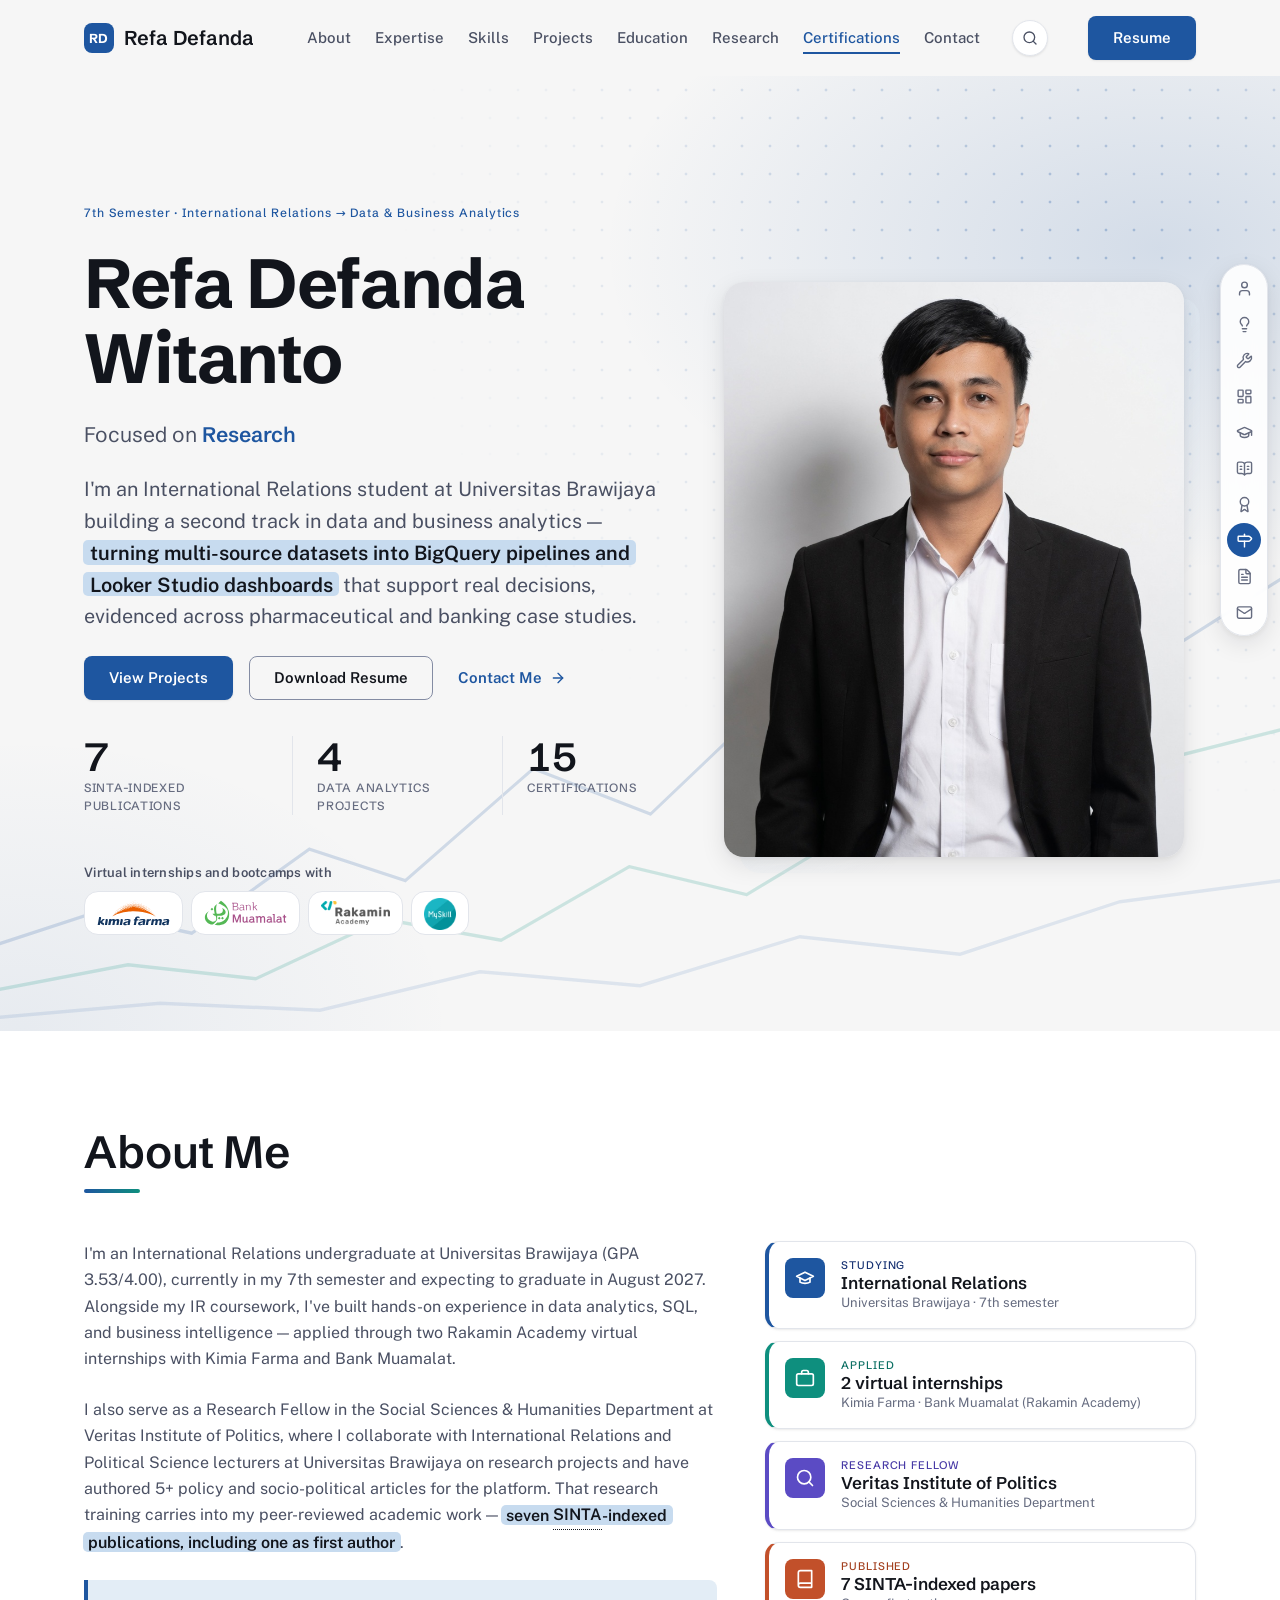
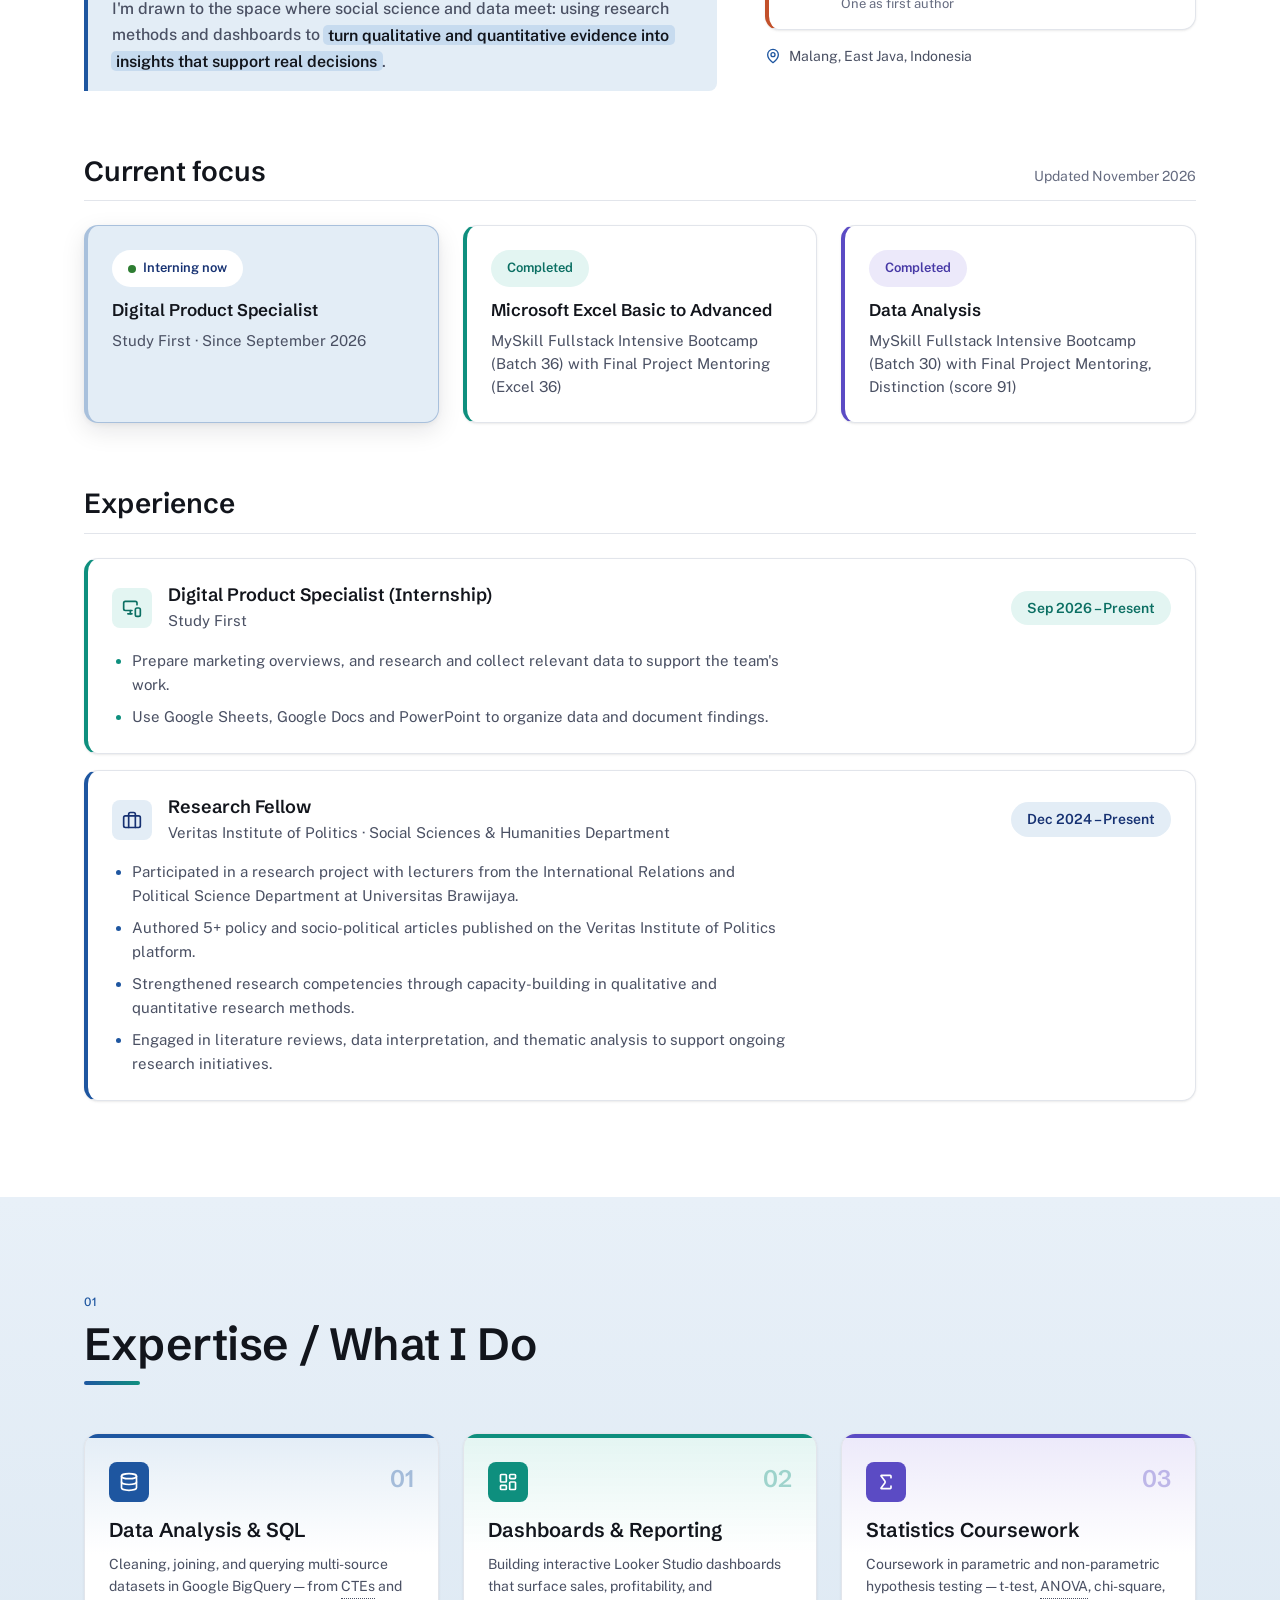
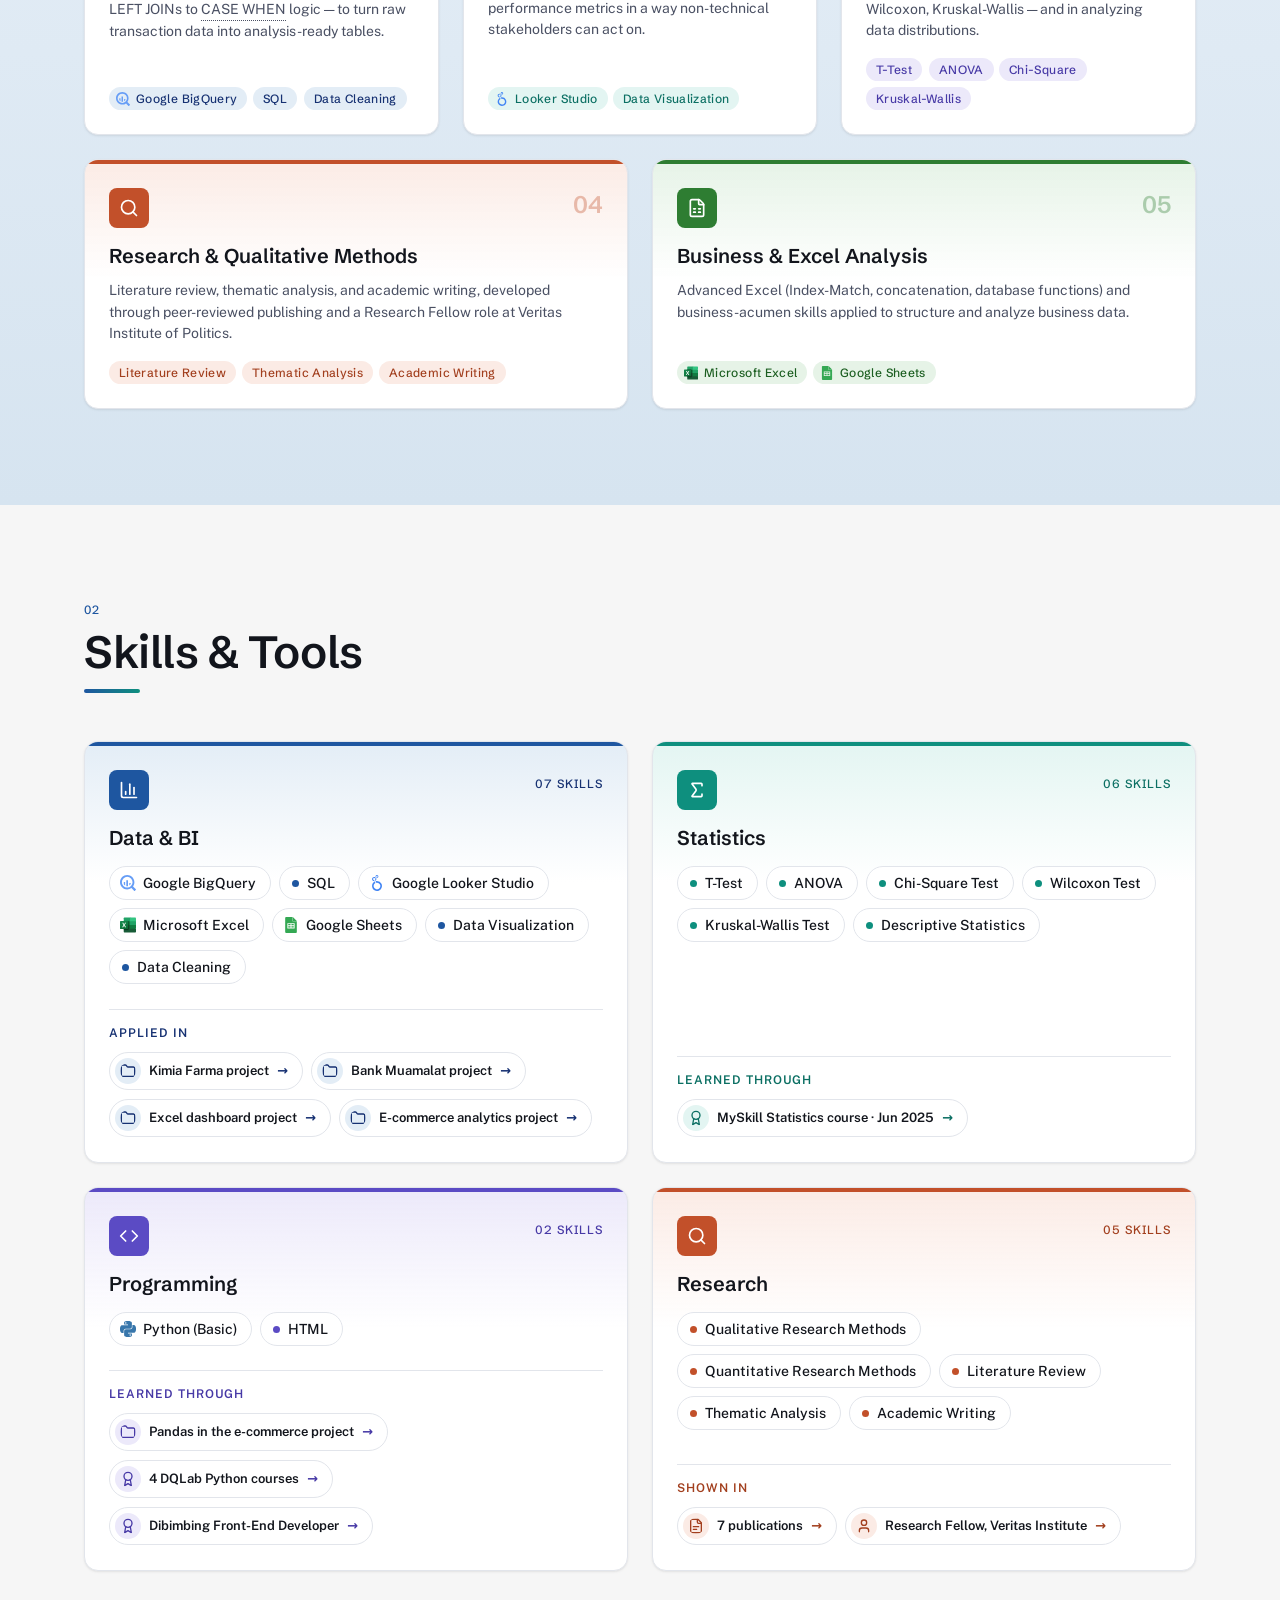
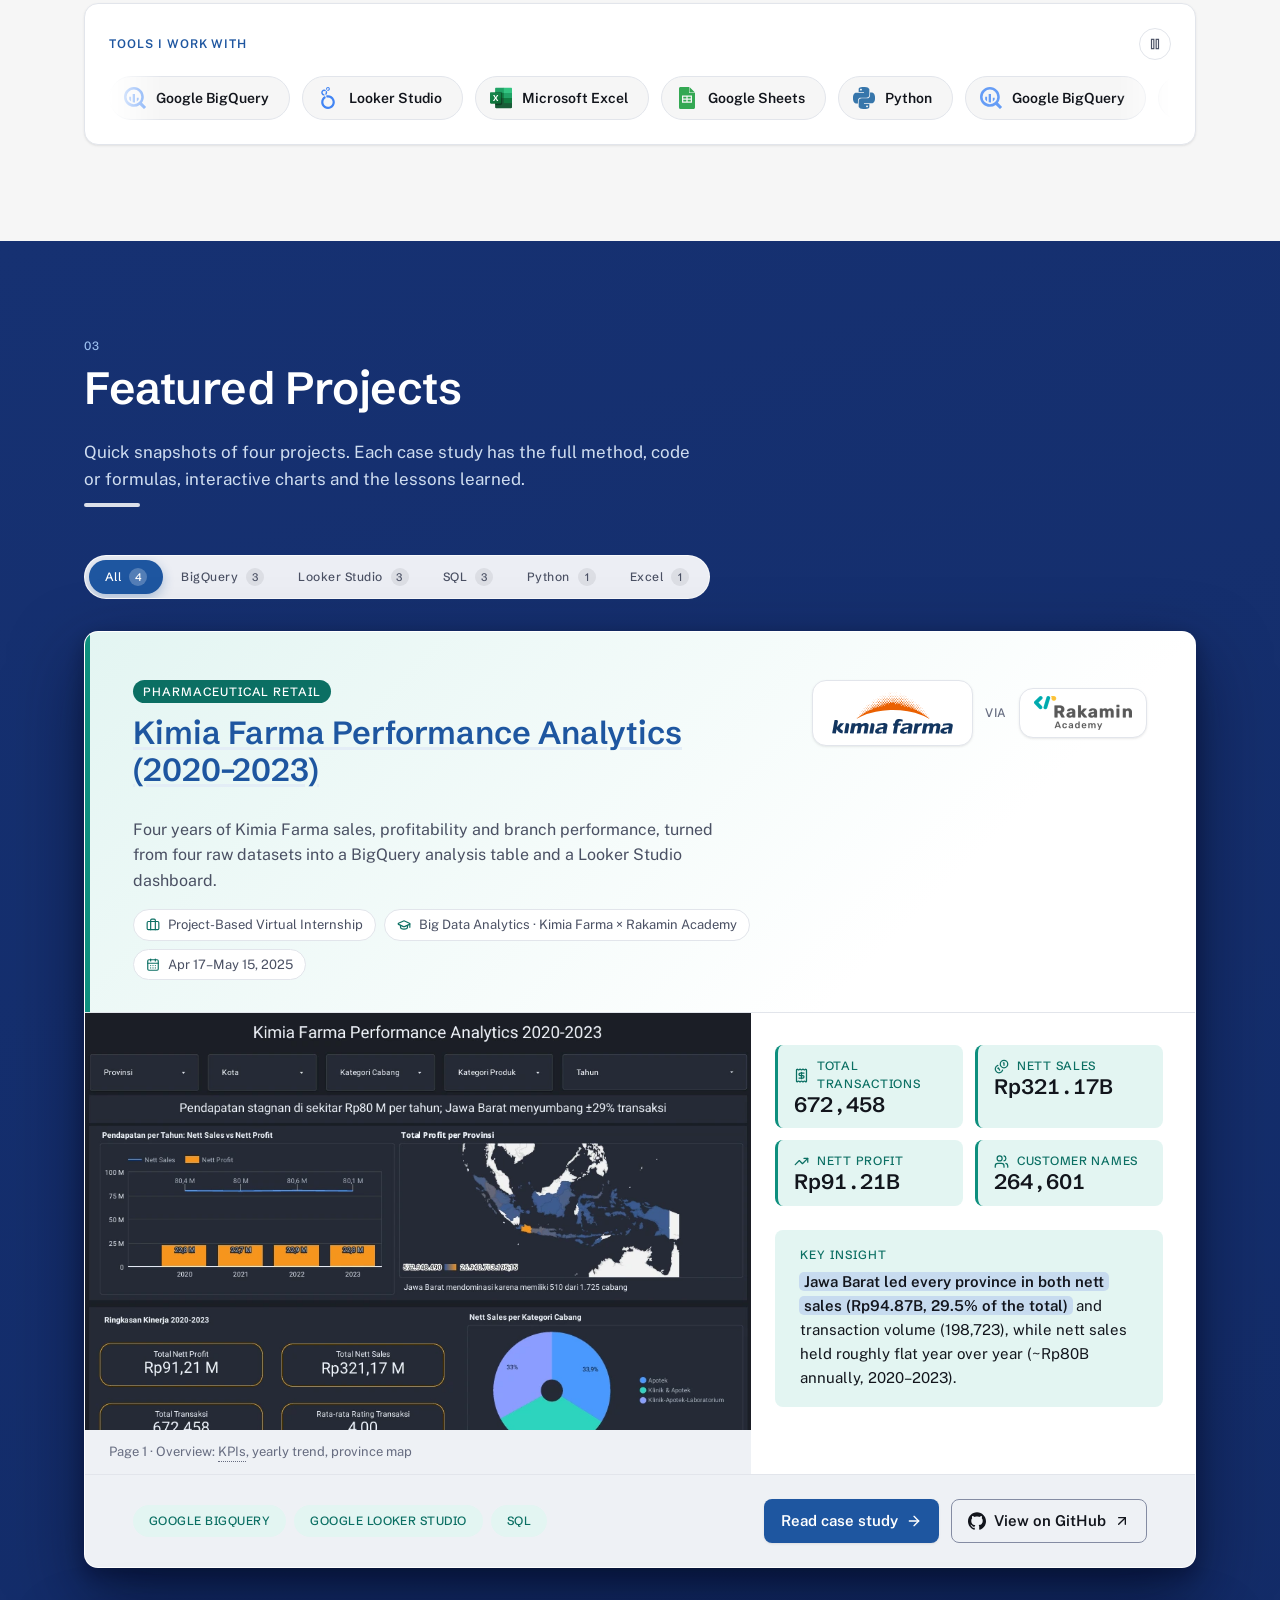
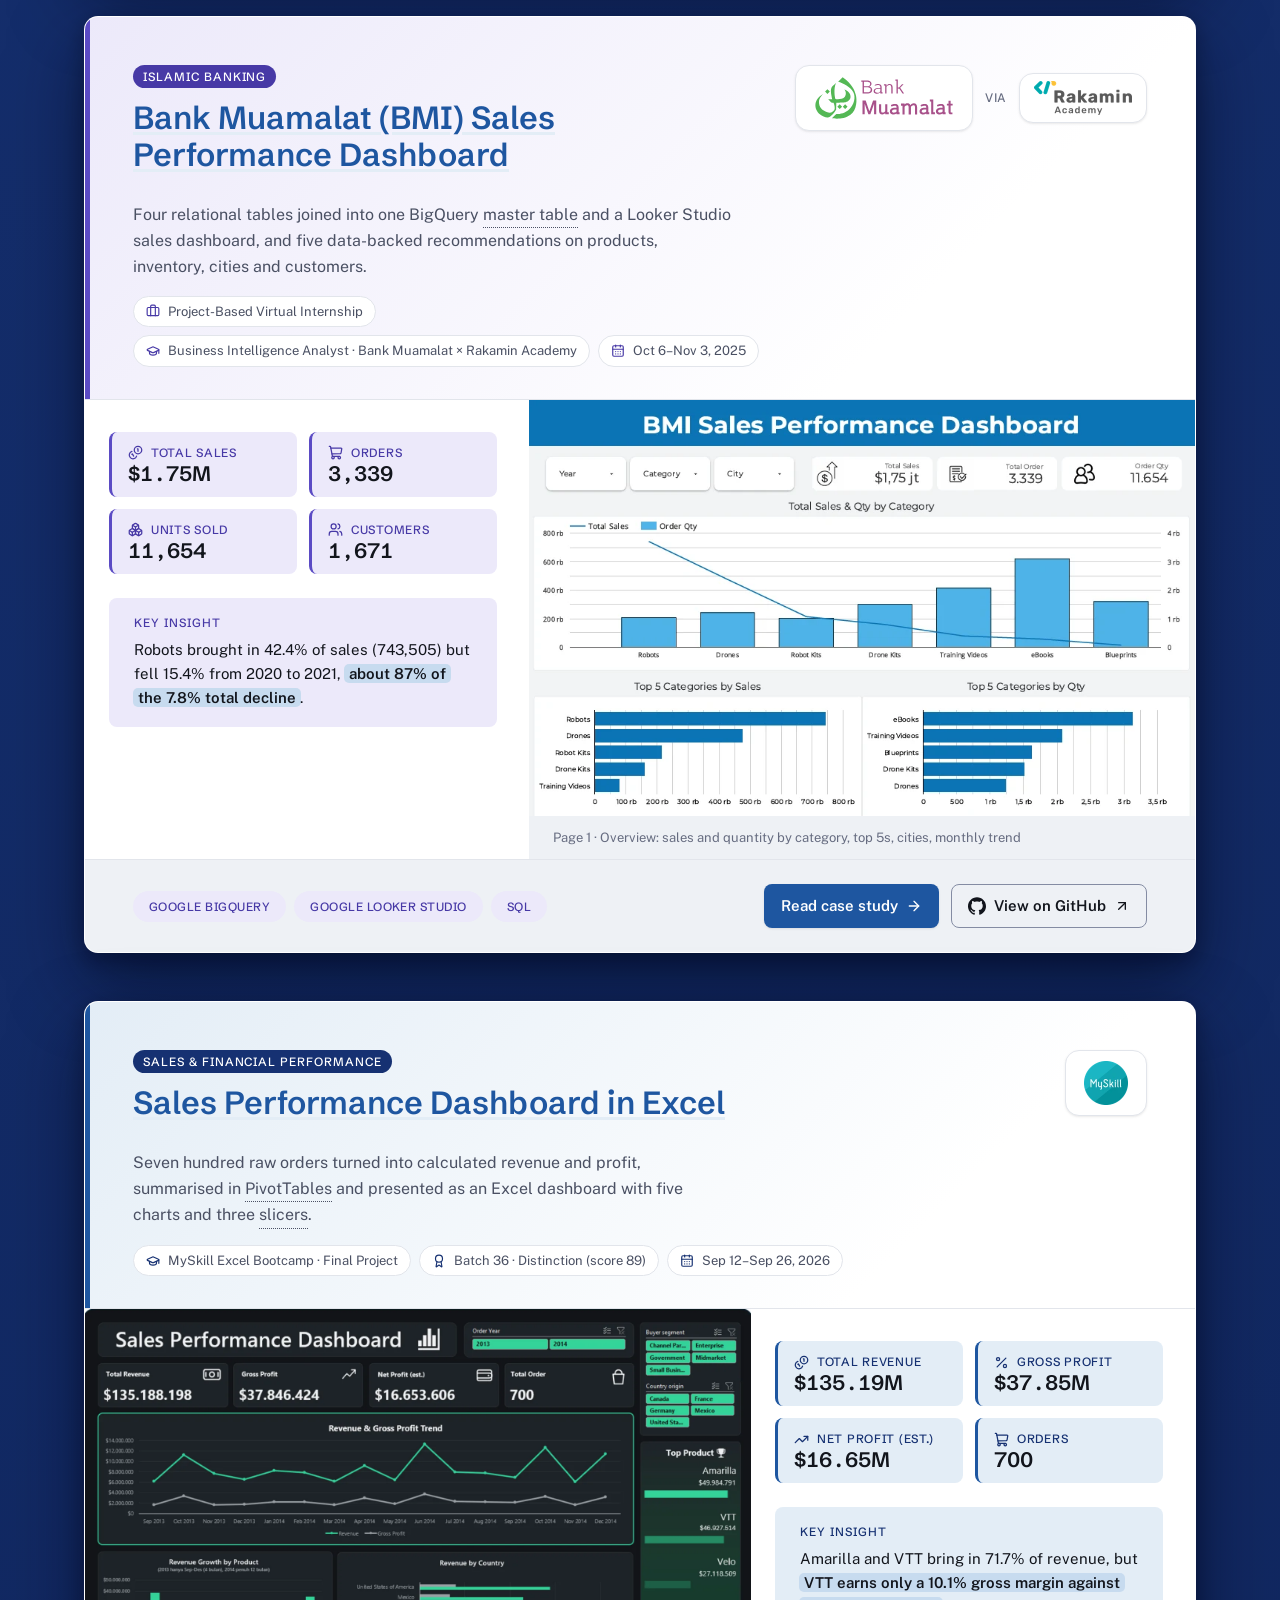
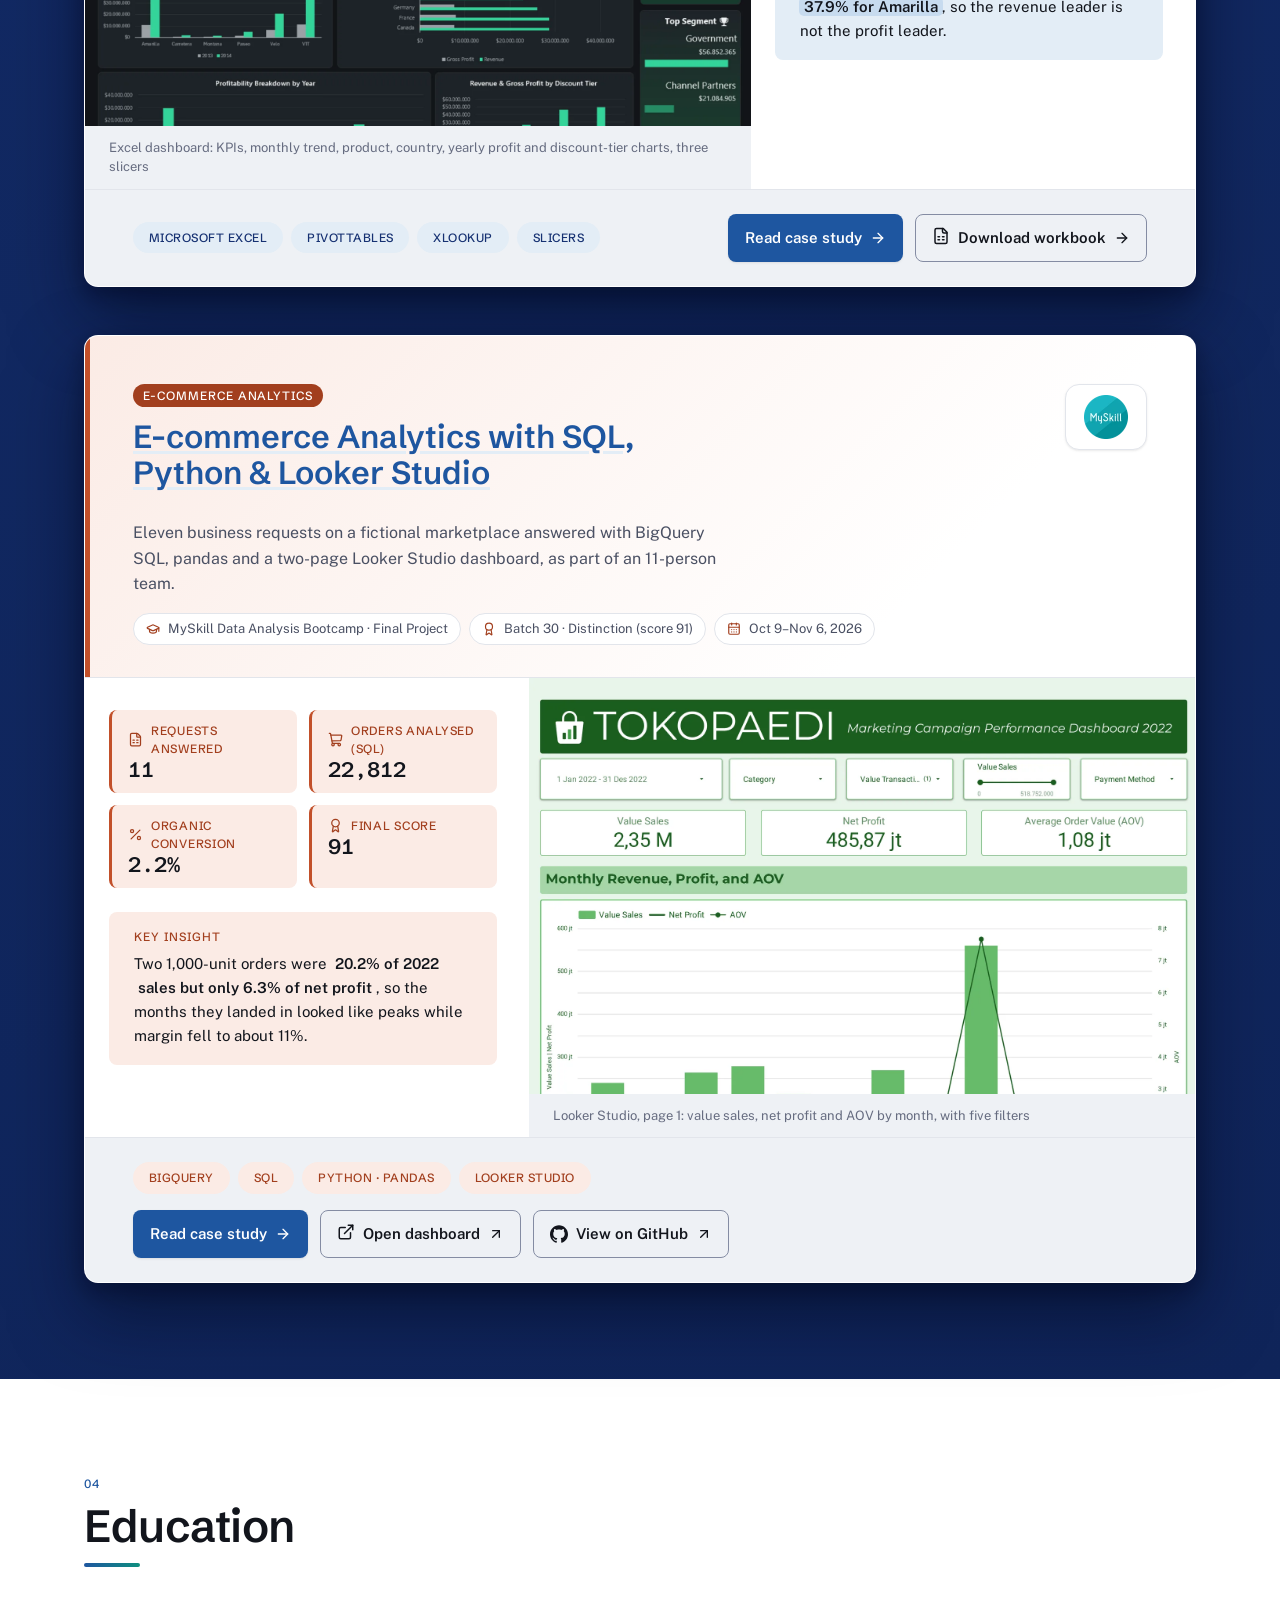
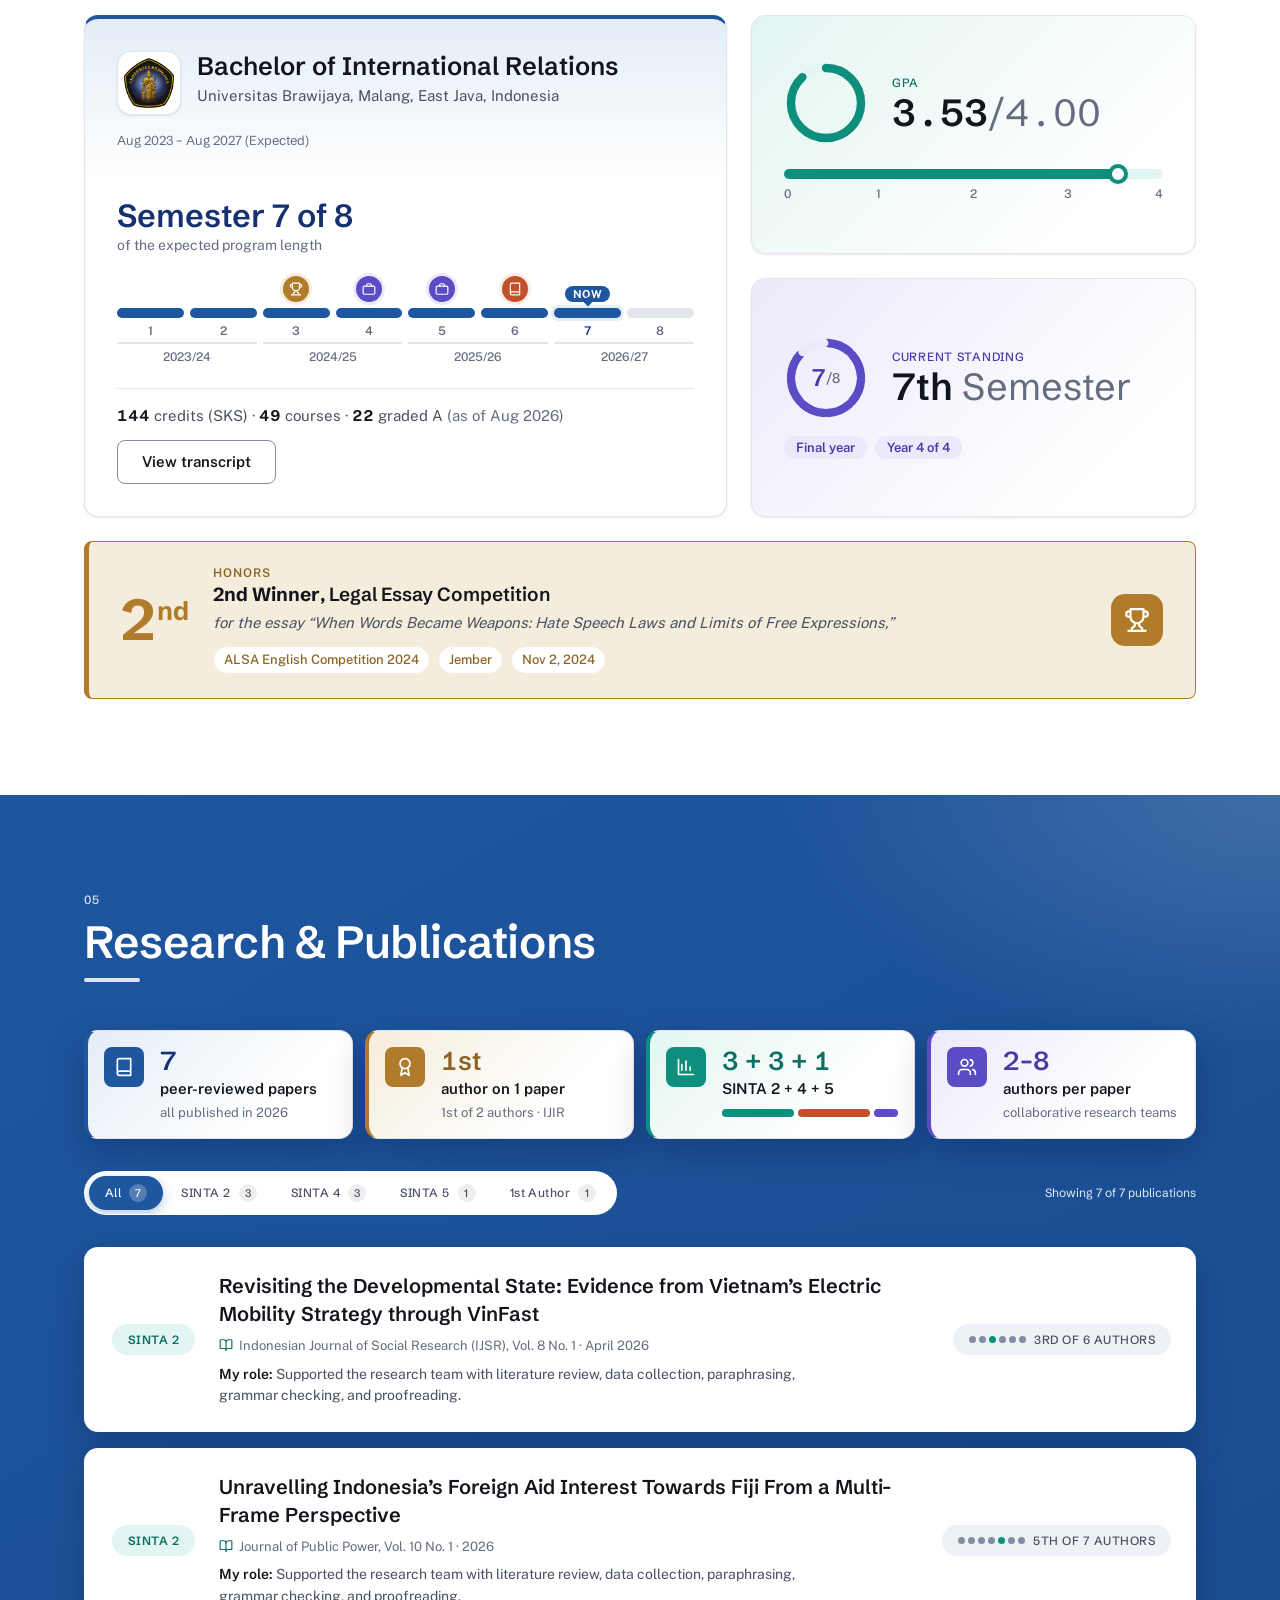
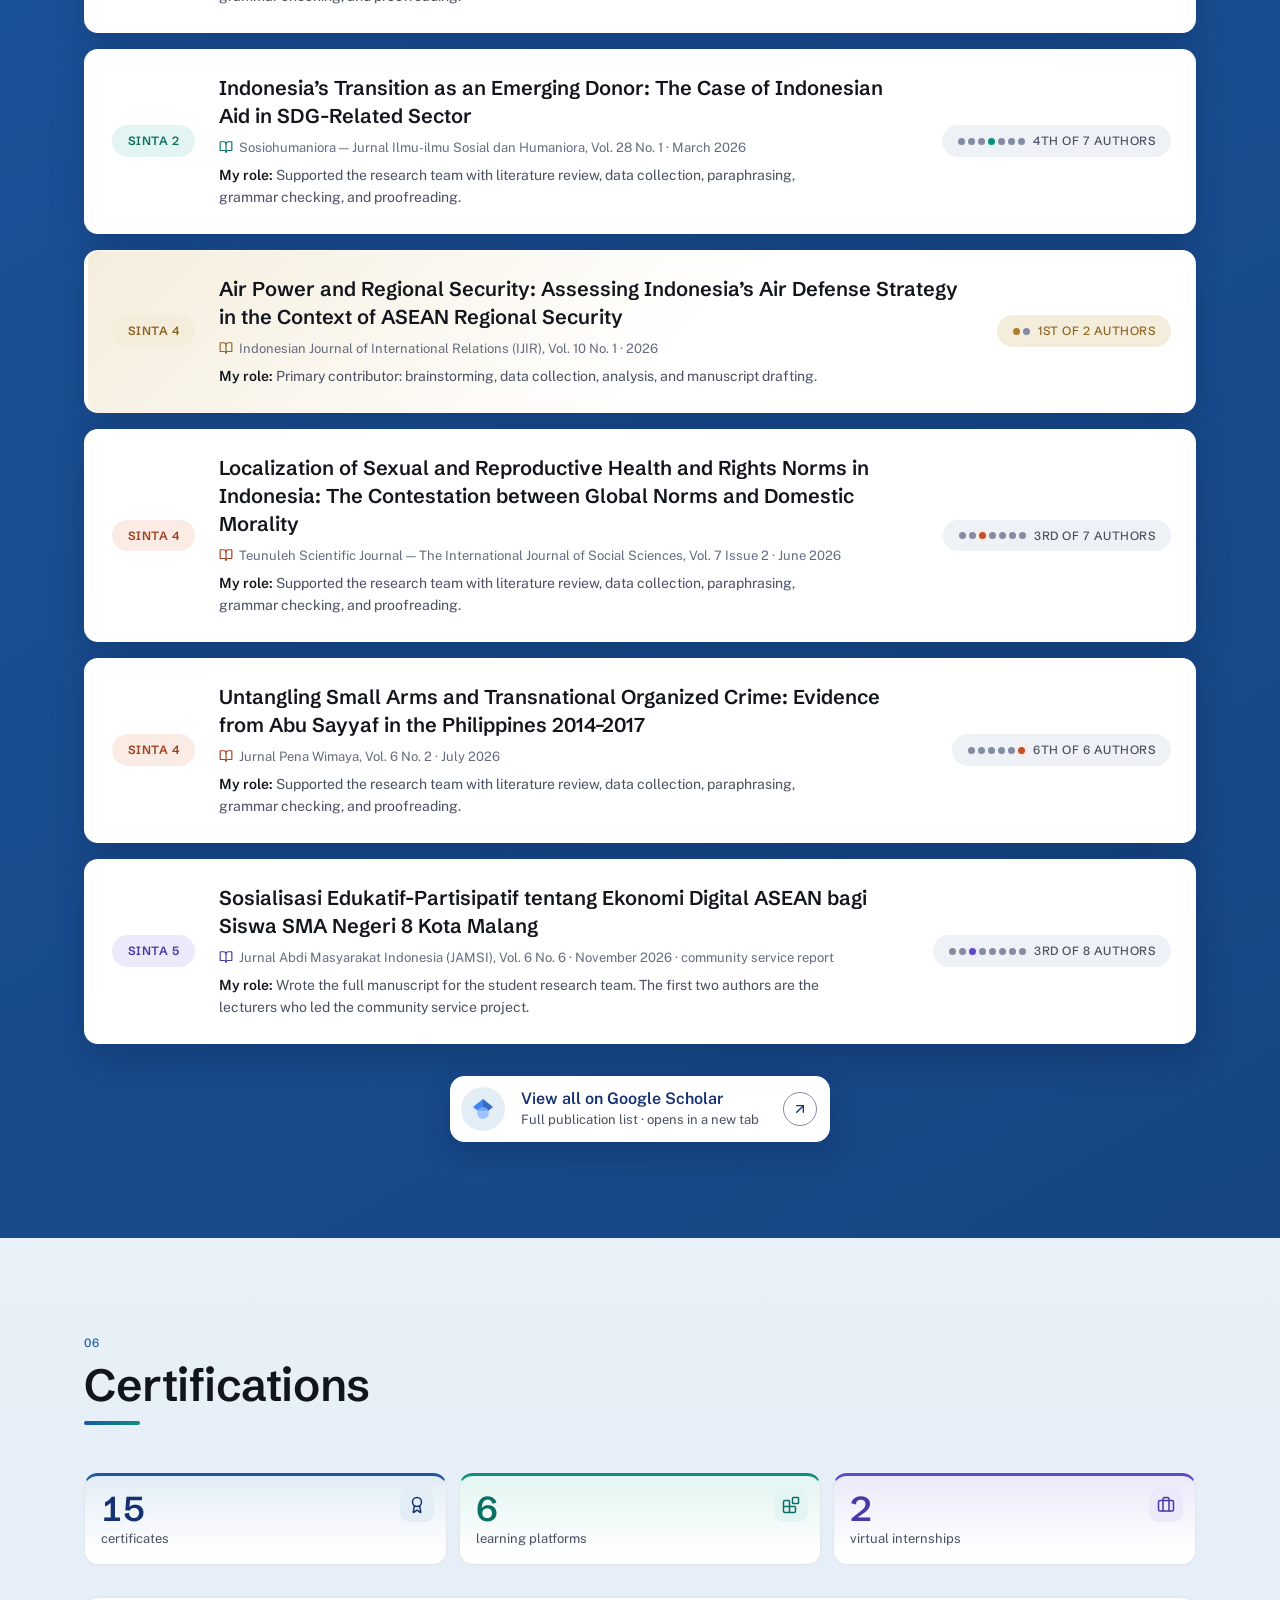
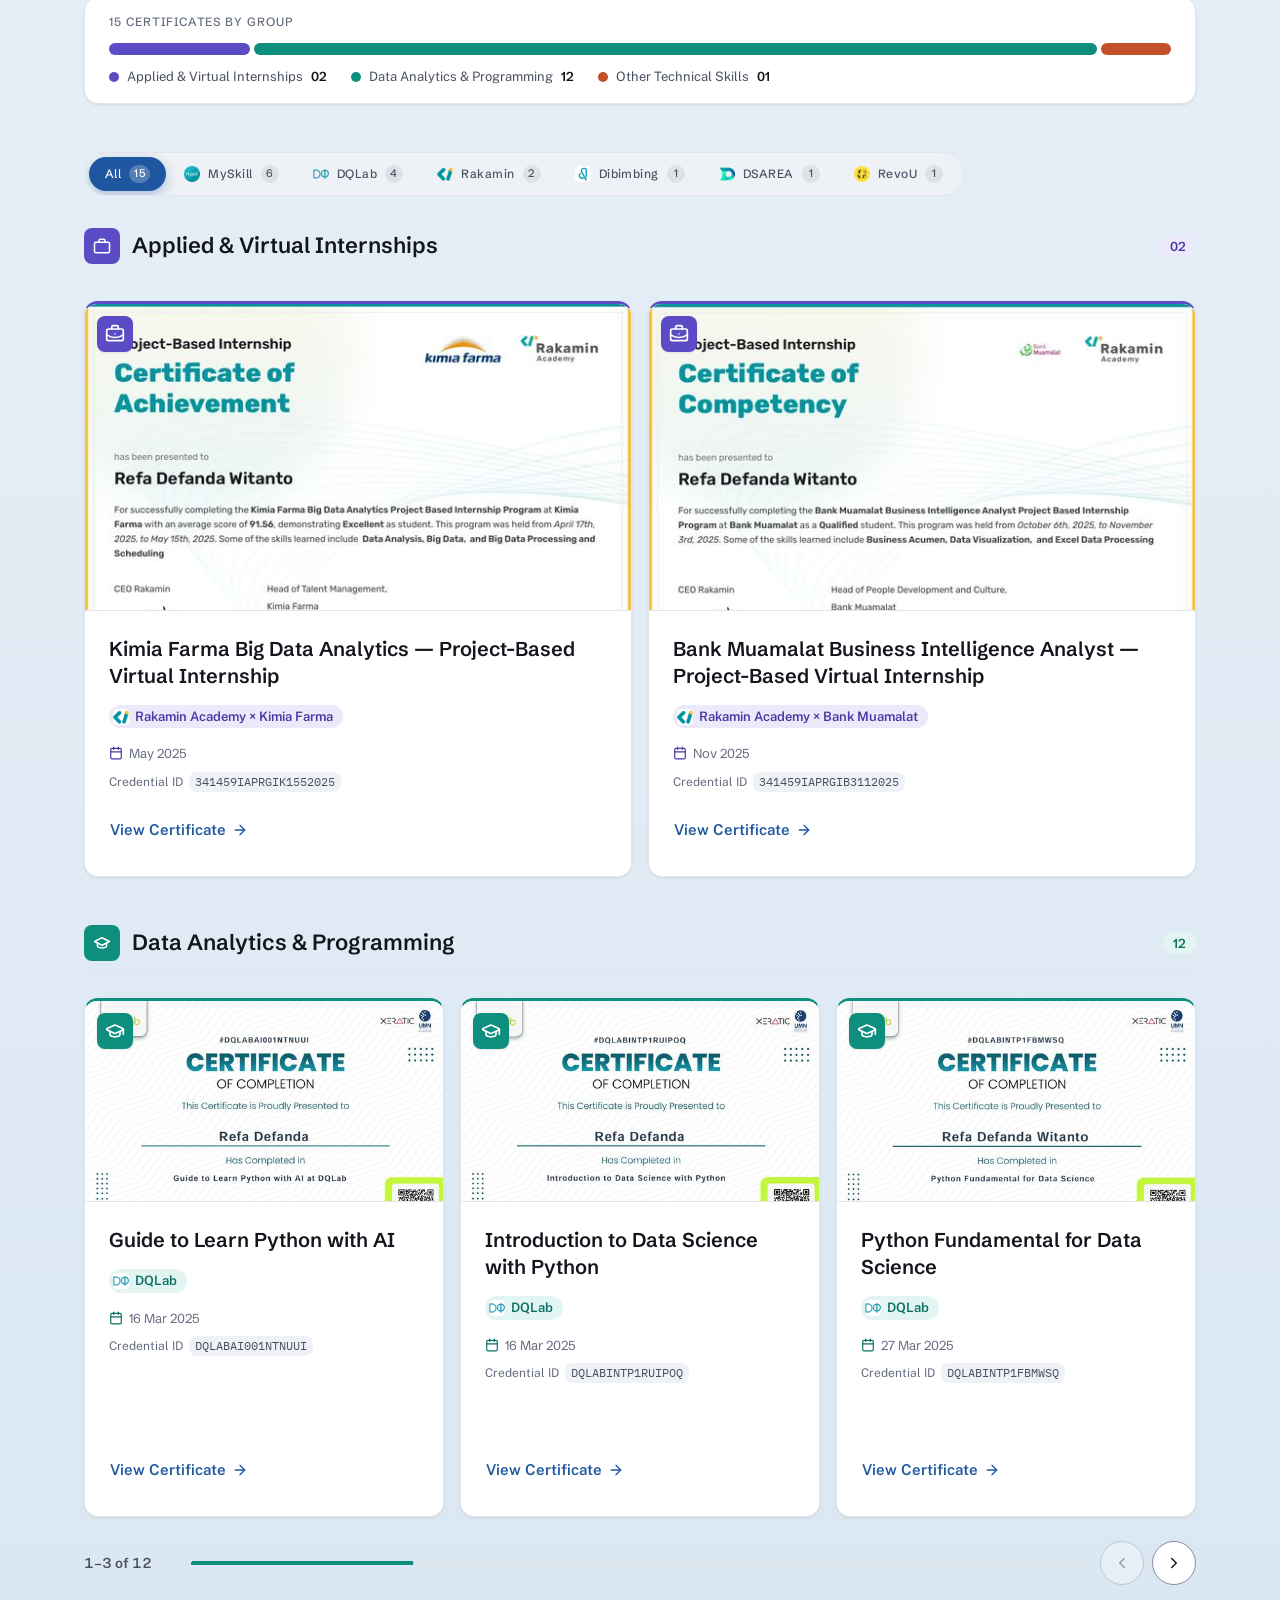
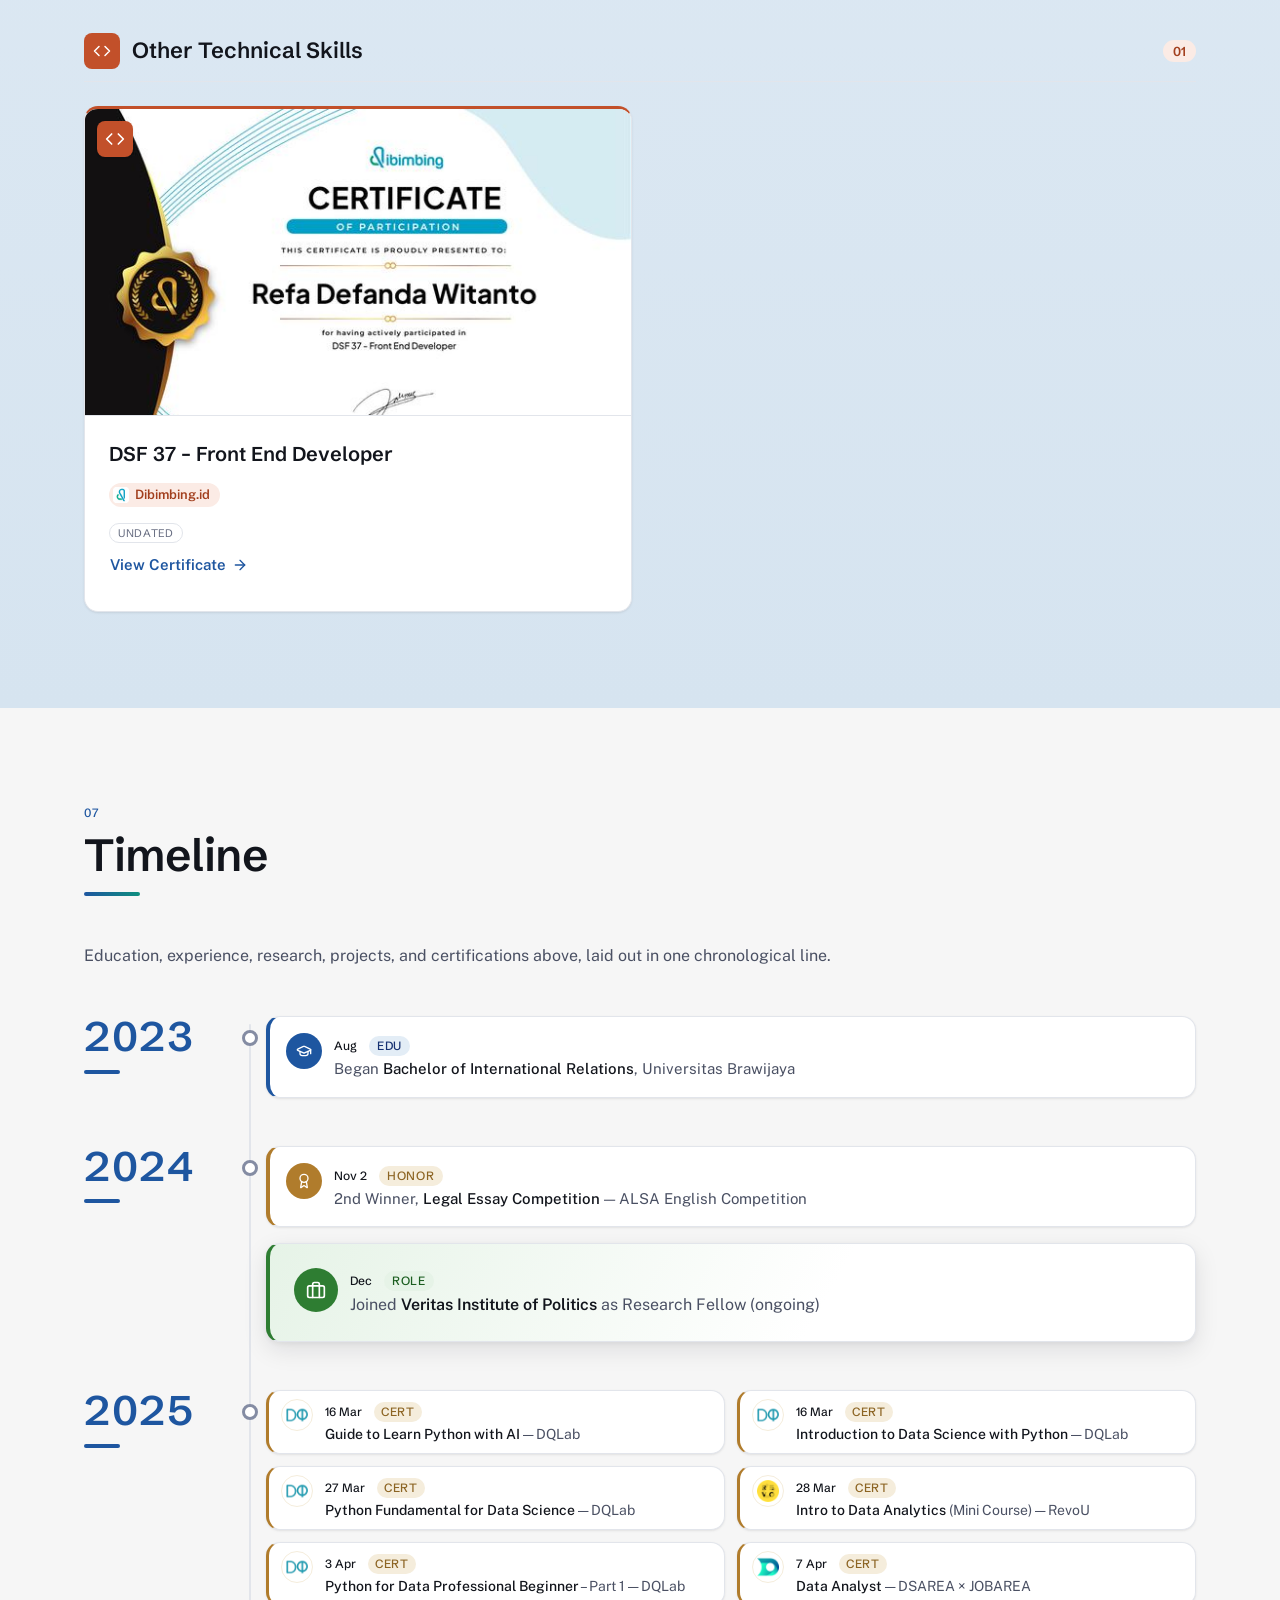
<file: index.html>
<!DOCTYPE html>
<html lang="en">
<head>
  <meta charset="UTF-8">
  <meta name="viewport" content="width=device-width, initial-scale=1.0">
  <title>Refa Defanda Witanto | Data &amp; Business Analytics Portfolio</title>
  <meta name="description" content="Portfolio of Refa Defanda Witanto — International Relations student at Universitas Brawijaya building a second track in data analytics, business intelligence, and research.">
  <meta name="theme-color" content="#1E56A0">
  <link rel="canonical" href="https://yaklut.github.io/portfolio/">

  <!-- Favicon — "RD" monogram in Signal Blue, matches the navbar wordmark's
       text-only treatment (see DESIGN.md's Navbar component spec). favicon.ico
       stays at the site root since some browsers/crawlers look for it there
       directly, regardless of the <link> tags below. -->
  <link rel="icon" href="favicon.ico" sizes="any">
  <link rel="icon" href="assets/images/icons/favicon-32x32.png" type="image/png" sizes="32x32">
  <link rel="icon" href="assets/images/icons/favicon-16x16.png" type="image/png" sizes="16x16">
  <link rel="apple-touch-icon" href="assets/images/icons/apple-touch-icon.png">

  <!-- Structured data (schema.org Person) — helps Google understand this page
       is about a person, not a generic article, when someone searches the
       name directly. Every field below already exists elsewhere on this page
       or in the site's approved source content; nothing here is new/invented. -->
  <script type="application/ld+json">
  {
    "@context": "https://schema.org",
    "@type": "Person",
    "name": "Refa Defanda Witanto",
    "url": "https://yaklut.github.io/portfolio/",
    "image": "https://yaklut.github.io/portfolio/assets/images/profile/refa-defanda-witanto.jpg",
    "jobTitle": "International Relations Student / Data & Business Analytics",
    "description": "International Relations student at Universitas Brawijaya building a second track in data analytics, business intelligence, and research.",
    "email": "mailto:refadfnda@gmail.com",
    "telephone": "+6281336023700",
    "address": {
      "@type": "PostalAddress",
      "addressLocality": "Malang",
      "addressRegion": "East Java",
      "addressCountry": "ID"
    },
    "alumniOf": {
      "@type": "CollegeOrUniversity",
      "name": "Universitas Brawijaya"
    },
    "affiliation": {
      "@type": "Organization",
      "name": "Veritas Institute of Politics"
    },
    "knowsAbout": [
      "Data Analysis", "SQL", "Google BigQuery", "Looker Studio",
      "Data Visualization", "Business Intelligence", "International Relations Research"
    ],
    "sameAs": [
      "https://www.linkedin.com/in/refa-defanda/",
      "https://scholar.google.com/citations?user=X9B00VQAAAAJ&hl=id&oi=ao",
      "https://github.com/Yaklut"
    ]
  }
  </script>

  <!-- Open Graph -->
  <meta property="og:type" content="website">
  <meta property="og:site_name" content="Refa Defanda Witanto">
  <meta property="og:locale" content="en_US">
  <meta property="og:url" content="https://yaklut.github.io/portfolio/">
  <meta property="og:title" content="Refa Defanda Witanto | Data & Business Analytics Portfolio">
  <meta property="og:description" content="International Relations student at Universitas Brawijaya building a second track in data analytics, business intelligence, and research.">
  <meta property="og:image" content="https://yaklut.github.io/portfolio/assets/images/social/og-image.jpg">
  <meta property="og:image:width" content="1200">
  <meta property="og:image:height" content="630">
  <meta property="og:image:alt" content="Refa Defanda Witanto — International Relations to Data & Business Analytics">

  <!-- Twitter Card (falls back to Open Graph tags above for anything not repeated here) -->
  <meta name="twitter:card" content="summary_large_image">
  <meta name="twitter:title" content="Refa Defanda Witanto | Data & Business Analytics Portfolio">
  <meta name="twitter:description" content="International Relations student at Universitas Brawijaya building a second track in data analytics, business intelligence, and research.">
  <meta name="twitter:image" content="https://yaklut.github.io/portfolio/assets/images/social/og-image.jpg">

  <!-- Fonts: self-hosted (see @font-face in styles.css and assets/fonts/LICENSES.txt). Phase 2 system: Schibsted Grotesk / Public Sans; IBM Plex Mono for code only. -->
  <link rel="preload" href="assets/fonts/schibsted-grotesk-latin-wght-normal.woff2" as="font" type="font/woff2" crossorigin>
  <link rel="preload" href="assets/fonts/public-sans-latin-wght-normal.woff2" as="font" type="font/woff2" crossorigin>

  <link rel="stylesheet" href="assets/css/styles.css">
  <link rel="stylesheet" href="assets/css/motion.css">
  <link rel="stylesheet" href="assets/css/redesign.css">
  <link rel="stylesheet" href="assets/css/expressive.css">
  <link rel="stylesheet" href="assets/css/transitions.css">
  <link rel="stylesheet" href="assets/css/snapshot.css">
  <link rel="stylesheet" href="assets/css/bands.css">
  <link rel="stylesheet" href="assets/css/home-polish.css">
  <link rel="stylesheet" href="assets/css/extras.css">
  <link rel="stylesheet" href="assets/css/interactions.css">
</head>
<body>

  <a class="skip-link" href="#main-content">Skip to main content</a>

  <!-- ==================================================================
       NAVIGATION
       ================================================================== -->
  <header class="site-header">
    <nav class="navbar" aria-label="Primary">
      <a class="navbar__wordmark" href="#hero"><span class="wordmark__mark" aria-hidden="true">RD</span><span>Refa Defanda</span></a>

      <button type="button" class="nav-toggle" aria-expanded="false" aria-controls="primary-navigation" aria-label="Open menu">
        <span class="nav-toggle__bar" aria-hidden="true"></span>
        <span class="nav-toggle__bar" aria-hidden="true"></span>
        <span class="nav-toggle__bar" aria-hidden="true"></span>
      </button>

      <div id="primary-navigation" class="nav-panel">
        <ul class="nav-list">
          <li><a class="nav-link" href="#about">About</a></li>
          <li><a class="nav-link" href="#expertise">Expertise</a></li>
          <li><a class="nav-link" href="#skills">Skills</a></li>
          <li><a class="nav-link" href="#projects">Projects</a></li>
          <li><a class="nav-link" href="#education">Education</a></li>
          <li><a class="nav-link" href="#research">Research</a></li>
          <li><a class="nav-link" href="#certifications">Certifications</a></li>
          <li><a class="nav-link" href="#contact">Contact</a></li>
        </ul>
        <button type="button" class="nav-search-btn" id="cmdk-trigger" aria-label="Jump to a section" aria-haspopup="dialog" aria-keyshortcuts="Control+K Meta+K">
          <svg viewBox="0 0 24 24" fill="none" stroke="currentColor" stroke-width="2" stroke-linecap="round" stroke-linejoin="round" aria-hidden="true"><circle cx="11" cy="11" r="8"></circle><line x1="21" y1="21" x2="16.65" y2="16.65"></line></svg>
          <kbd class="nav-search-btn__hint" aria-hidden="true">Ctrl K</kbd>
        </button>
        <a class="nav-cta btn btn--primary" href="#resume">Resume</a>
      </div>
    </nav>
    <div class="scroll-progress" aria-hidden="true"></div>
  </header>

  <main id="main-content">

    <!-- ==================================================================
         HERO
         ================================================================== -->
    <section id="hero" class="hero band band-hero" aria-label="Introduction">
      <div class="hero__content">
        <p class="hero__eyebrow">7th Semester · International Relations → Data &amp; Business Analytics</p>

        <h1 class="hero__name">Refa Defanda Witanto</h1>

        <p class="hero__role">
          <span class="sr-only">Focused on data analytics, business analysis and research.</span>
          <span class="hero__role-label" aria-hidden="true">Focused on</span>
          <span class="role-rotator" aria-hidden="true">
            <span class="role-rotator__item">Data Analytics</span>
            <span class="role-rotator__item">Business Analysis</span>
            <span class="role-rotator__item">Research</span>
          </span>
        </p>

        <!-- AVAILABILITY BADGE. Currently OFF (I'm interning). To show it, delete the word "hidden" below.
             To hide it again, add the word "hidden" back. Nothing else needs to change. -->
        <p class="hero__status" hidden>
          <svg viewBox="0 0 24 24" fill="none" stroke="currentColor" stroke-width="2" stroke-linecap="round" stroke-linejoin="round" aria-hidden="true" focusable="false"><path d="M16 20V4a2 2 0 0 0-2-2h-4a2 2 0 0 0-2 2v16"/><rect width="20" height="14" x="2" y="6" rx="2"/></svg>
          Open to opportunities
        </p>

        <p class="hero__tagline">
          I'm an International Relations student at Universitas Brawijaya building a second track in
          data and business analytics — <mark>turning multi-source datasets into BigQuery pipelines and Looker
          Studio dashboards</mark> that support real decisions, evidenced across
          pharmaceutical and banking case studies.
        </p>

        <div class="hero__cta-row">
          <a class="btn btn--primary" href="#projects">View Projects</a>
          <a class="btn btn--secondary" href="assets/documents/Refa_Defanda_Witanto_CV.pdf" download>Download Resume</a>
          <a class="btn btn--ghost" href="#contact">Contact Me<svg class="btn__arrow" viewBox="0 0 24 24" fill="none" stroke="currentColor" stroke-width="2" stroke-linecap="round" stroke-linejoin="round" aria-hidden="true" focusable="false"><path d="M5 12h14"/><path d="m12 5 7 7-7 7"/></svg></a>
        </div>


        <ul class="hero__stats" aria-label="Quick stats">
          <li class="stat">
            <span class="stat-value">7</span>
            <span class="stat-label">SINTA-Indexed Publications</span>
          </li>
          <li class="stat">
            <span class="stat-value">4</span>
            <span class="stat-label">Data Analytics Projects</span>
          </li>
          <li class="stat">
            <span class="stat-value">15</span>
            <span class="stat-label">Certifications</span>
          </li>
        </ul>
        <div class="hero__orgs">
          <p class="hero__orgs-label">Virtual internships and bootcamps with</p>
          <ul class="hero__orgs-list">
            <li><img src="assets/images/logos/kimia-farma.svg" alt="Kimia Farma" width="280" height="100"></li>
            <li><img src="assets/images/logos/bank-muamalat.svg" alt="Bank Muamalat" width="318" height="100"></li>
            <li><img src="assets/images/logos/rakamin-academy.png" alt="Rakamin Academy" width="196" height="68"></li>
            <li><img src="assets/images/logos/myskill.webp" alt="MySkill" width="88" height="88"></li>
          </ul>
        </div>
      </div>

      <div class="hero__photo-frame">
        <img
          class="hero__photo"
          src="assets/images/profile/refa-defanda-witanto.jpg"
          alt="Portrait of Refa Defanda Witanto"
          width="900" height="1125" fetchpriority="high">
      </div>
    </section>

    <!-- ==================================================================
         ABOUT ME
         ================================================================== -->
    <section id="about" class="about band band-white" aria-labelledby="about-heading">
      <div class="section-heading reveal">
        <h2 id="about-heading" class="section-title">About Me</h2>
      </div>

      <div class="about__layout">
        <div class="about__body reveal">
          <p>
          I'm an International Relations undergraduate at Universitas Brawijaya (GPA 3.53/4.00),
          currently in my 7th semester and expecting to graduate in August 2027. Alongside my IR
          coursework, I've built hands-on experience in data analytics, SQL, and business
          intelligence — applied through two Rakamin Academy virtual internships with Kimia Farma
          and Bank Muamalat.
        </p>
          <p>
          I also serve as a Research Fellow in the Social Sciences &amp; Humanities Department at
          Veritas Institute of Politics, where I collaborate with International Relations and
          Political Science lecturers at Universitas Brawijaya on research projects and have
          authored 5+ policy and socio-political articles for the platform. That research training
          carries into my peer-reviewed academic work — <mark>seven SINTA-indexed publications, including
          one as first author</mark>.
        </p>
          <p class="about__lead">
          I'm drawn to the space where social science and data meet: using research methods and
          dashboards to <mark>turn qualitative and quantitative evidence into insights that support real
          decisions</mark>.
        </p>
        </div>
        <aside class="about__snapshot reveal" aria-label="Snapshot">
          <ul class="snap-list"><li class="snap accent-blue"><span class="snap__icon"><svg viewBox="0 0 24 24" fill="none" stroke="currentColor" stroke-width="2" stroke-linecap="round" stroke-linejoin="round" aria-hidden="true"><path d="M22 10 12 5 2 10l10 5 10-5z"/><path d="M6 12v5c3 2 9 2 12 0v-5"/></svg></span><div><span class="snap__label">Studying</span><strong>International Relations</strong><span class="snap__sub">Universitas Brawijaya · 7th semester</span></div></li><li class="snap accent-teal"><span class="snap__icon"><svg viewBox="0 0 24 24" fill="none" stroke="currentColor" stroke-width="2" stroke-linecap="round" stroke-linejoin="round" aria-hidden="true"><rect width="20" height="14" x="2" y="7" rx="2"/><path d="M16 7V5a2 2 0 0 0-2-2h-4a2 2 0 0 0-2 2v2"/></svg></span><div><span class="snap__label">Applied</span><strong>2 virtual internships</strong><span class="snap__sub">Kimia Farma · Bank Muamalat (Rakamin Academy)</span></div></li><li class="snap accent-violet"><span class="snap__icon"><svg viewBox="0 0 24 24" fill="none" stroke="currentColor" stroke-width="2" stroke-linecap="round" stroke-linejoin="round" aria-hidden="true"><circle cx="11" cy="11" r="8"/><path d="m21 21-4.3-4.3"/></svg></span><div><span class="snap__label">Research Fellow</span><strong>Veritas Institute of Politics</strong><span class="snap__sub">Social Sciences &amp; Humanities Department</span></div></li><li class="snap accent-coral"><span class="snap__icon"><svg viewBox="0 0 24 24" fill="none" stroke="currentColor" stroke-width="2" stroke-linecap="round" stroke-linejoin="round" aria-hidden="true"><path d="M4 19.5v-15A2.5 2.5 0 0 1 6.5 2H20v20H6.5a2.5 2.5 0 0 1 0-5H20"/></svg></span><div><span class="snap__label">Published</span><strong>7 SINTA-indexed papers</strong><span class="snap__sub">One as first author</span></div></li></ul>
          <p class="snap__loc"><svg viewBox="0 0 24 24" fill="none" stroke="currentColor" stroke-width="2" stroke-linecap="round" stroke-linejoin="round" aria-hidden="true"><path d="M20 10c0 6-8 12-8 12S4 16 4 10a8 8 0 0 1 16 0z"/><circle cx="12" cy="10" r="3"/></svg>Malang, East Java, Indonesia</p>
        </aside>
      </div>

      <div class="about__now reveal">
        <div class="now__head">
          <h3 class="about__subtitle">Current focus</h3>
          <p class="now__updated">Updated November 2026</p>
        </div>
        <ul class="now-list">
          <li class="card now-item now-item--live accent-blue">
            <p class="chip now-item__status">Interning now</p>
            <h4>Digital Product Specialist</h4>
            <p>Study First · Since September 2026</p>
          </li>
          <li class="card now-item accent-teal">
            <p class="chip now-item__status">Completed</p>
            <h4>Microsoft Excel Basic to Advanced</h4>
            <p>MySkill Fullstack Intensive Bootcamp (Batch 36) with Final Project Mentoring (Excel 36)</p>
          </li>
          <li class="card now-item accent-violet">
            <p class="chip now-item__status">Completed</p>
            <h4>Data Analysis</h4>
            <p>MySkill Fullstack Intensive Bootcamp (Batch 30) with Final Project Mentoring, Distinction (score 91)</p>
          </li>
        </ul>
      </div>

      <div class="about__experience reveal">
        <h3 class="about__subtitle">Experience</h3>
        <article class="card card--experience accent-teal">
          <header class="experience__head">
            <span class="icon-badge" aria-hidden="true">
              <svg viewBox="0 0 24 24" fill="none" stroke="currentColor" stroke-width="2" stroke-linecap="round" stroke-linejoin="round">
                <path d="M18 8V6a2 2 0 0 0-2-2H4a2 2 0 0 0-2 2v7a2 2 0 0 0 2 2h8" />
                <path d="M10 19v-3.96 3.15" />
                <path d="M7 19h5" />
                <rect width="6" height="10" x="16" y="12" rx="2" />
              </svg>
            </span>
            <div class="experience__title">
              <h4>Digital Product Specialist (Internship)</h4>
              <p class="experience__org">Study First</p>
            </div>
            <p class="chip experience__date">Sep 2026 – Present</p>
          </header>
          <ul class="experience__list">
            <li>Prepare marketing overviews, and research and collect relevant data to support the team's work.</li>
            <li>Use Google Sheets, Google Docs and PowerPoint to organize data and document findings.</li>
          </ul>
        </article>
        <article class="card card--experience accent-blue">
          <header class="experience__head">
            <span class="icon-badge" aria-hidden="true">
              <svg viewBox="0 0 24 24" fill="none" stroke="currentColor" stroke-width="2" stroke-linecap="round" stroke-linejoin="round">
                <rect width="20" height="14" x="2" y="7" rx="2" ry="2" />
                <path d="M16 21V5a2 2 0 0 0-2-2h-4a2 2 0 0 0-2 2v16" />
              </svg>
            </span>
            <div class="experience__title">
              <h4>Research Fellow</h4>
              <p class="experience__org">Veritas Institute of Politics · Social Sciences &amp; Humanities Department</p>
            </div>
            <p class="chip experience__date">Dec 2024 – Present</p>
          </header>
          <ul class="experience__list">
            <li>Participated in a research project with lecturers from the International Relations and Political Science Department at Universitas Brawijaya.</li>
            <li>Authored 5+ policy and socio-political articles published on the Veritas Institute of Politics platform.</li>
            <li>Strengthened research competencies through capacity-building in qualitative and quantitative research methods.</li>
            <li>Engaged in literature reviews, data interpretation, and thematic analysis to support ongoing research initiatives.</li>
          </ul>
        </article>
      </div>
    </section>

    <!-- ==================================================================
         EXPERTISE / WHAT I DO
         ================================================================== -->
    <section id="expertise" class="expertise band band-tint" aria-labelledby="expertise-heading">
      <div class="section-heading reveal">
        <span class="section-eyebrow" aria-hidden="true">01</span>
        <h2 id="expertise-heading" class="section-title">Expertise / What I Do</h2>
      </div>

      <div class="expertise-grid">
        <article class="card card--expertise accent-blue reveal">
          <span class="expertise__index" aria-hidden="true">01</span>
          <span class="icon-badge" aria-hidden="true">
            <svg viewBox="0 0 24 24" fill="none" stroke="currentColor" stroke-width="2" stroke-linecap="round" stroke-linejoin="round">
              <ellipse cx="12" cy="5" rx="9" ry="3" />
              <path d="M3 5V19A9 3 0 0 0 21 19V5" />
              <path d="M3 12A9 3 0 0 0 21 12" />
            </svg>
          </span>
          <h3>Data Analysis &amp; SQL</h3>
          <p>
            Cleaning, joining, and querying multi-source datasets in Google BigQuery — from CTEs and
            LEFT JOINs to CASE WHEN logic — to turn raw transaction data into analysis-ready tables.
          </p>
        <ul class="expertise__tags" aria-label="Related tools and methods"><li class="tag--logo"><svg class="tool-logo" viewBox="0 0 24 24" aria-hidden="true" focusable="false"><path fill="#669DF6" d="M5.676 10.595h2.052v5.244a5.892 5.892 0 0 1-2.052-2.088v-3.156zm18.179 10.836a.504.504 0 0 1 0 .708l-1.716 1.716a.504.504 0 0 1-.708 0l-4.248-4.248a.206.206 0 0 1-.007-.007c-.02-.02-.028-.045-.043-.066a10.736 10.736 0 0 1-6.334 2.065C4.835 21.599 0 16.764 0 10.799S4.835 0 10.8 0s10.799 4.835 10.799 10.8c0 2.369-.772 4.553-2.066 6.333.025.017.052.028.074.05l4.248 4.248zm-5.028-10.632a8.015 8.015 0 1 0-8.028 8.028h.024a8.016 8.016 0 0 0 8.004-8.028zm-4.86 4.98a6.002 6.002 0 0 0 2.04-2.184v-1.764h-2.04v3.948zm-4.5.948c.442.057.887.08 1.332.072.4.025.8.025 1.2 0V7.692H9.468v9.035z"/></svg>Google BigQuery</li><li>SQL</li><li>Data Cleaning</li></ul>
        </article>

        <article class="card card--expertise accent-teal reveal">
          <span class="expertise__index" aria-hidden="true">02</span>
          <span class="icon-badge" aria-hidden="true">
            <svg viewBox="0 0 24 24" fill="none" stroke="currentColor" stroke-width="2" stroke-linecap="round" stroke-linejoin="round">
              <rect width="7" height="9" x="3" y="3" rx="1" />
              <rect width="7" height="5" x="14" y="3" rx="1" />
              <rect width="7" height="9" x="14" y="12" rx="1" />
              <rect width="7" height="5" x="3" y="16" rx="1" />
            </svg>
          </span>
          <h3>Dashboards &amp; Reporting</h3>
          <p>
            Building interactive Looker Studio dashboards that surface sales, profitability, and
            performance metrics in a way non-technical stakeholders can act on.
          </p>
        <ul class="expertise__tags" aria-label="Related tools and methods"><li class="tag--logo"><svg class="tool-logo" viewBox="0 0 24 24" aria-hidden="true" focusable="false"><path fill="#4285F4" d="M11.9475 0c-1.1598.0021-2.0982.944-2.096 2.1038a2.1 2.1 0 00.356 1.166l.895-.8959a.884.884 0 11.565.564l-.895.895c.9593.6478 2.2621.3953 2.91-.564.6478-.9593.3953-2.262-.564-2.91A2.096 2.096 0 0011.9475 0zm-.835 6.1128a3.2629 3.2629 0 00-.653-1.965l-1.164 1.162a1.667 1.667 0 01-.318 2.012l.632 1.5449a3.2819 3.2819 0 001.503-2.754zm-3.2499 1.666h-.03c-.9217.0009-1.6697-.7455-1.6707-1.6673-.001-.9217.7454-1.6697 1.6672-1.6707a1.669 1.669 0 01.9195.275l1.152-1.152c-1.4069-1.141-3.4724-.9257-4.6135.4811s-.9257 3.4723.481 4.6135a3.2799 3.2799 0 002.7275.6652l-.633-1.5439v-.001zm4.1279 1.3359c-.728 0-1.452.106-2.15.315l.922 2.2519c2.6872-.6819 5.4184.9438 6.1002 3.631.6818 2.6873-.9439 5.4184-3.6311 6.1002s-5.4184-.9439-6.1002-3.631c-.5682-2.2394.4655-4.5774 2.5041-5.6643l-.91-2.2449c-3.6908 1.808-5.2173 6.2657-3.4093 9.9567l.0005.001c1.808 3.6909 6.2657 5.2173 9.9567 3.4093l.001-.0005c3.6913-1.8071 5.2187-6.2645 3.4116-9.9558a7.4417 7.4417 0 00-6.6865-4.1696h-.008l-.001.001z"/></svg>Looker Studio</li><li>Data Visualization</li></ul>
        </article>

        <article class="card card--expertise accent-violet reveal">
          <span class="expertise__index" aria-hidden="true">03</span>
          <span class="icon-badge" aria-hidden="true">
            <svg viewBox="0 0 24 24" fill="none" stroke="currentColor" stroke-width="2" stroke-linecap="round" stroke-linejoin="round">
              <path d="M18 7V5a1 1 0 0 0-1-1H6.5a.5.5 0 0 0-.4.8l4.5 6a2 2 0 0 1 0 2.4l-4.5 6a.5.5 0 0 0 .4.8H17a1 1 0 0 0 1-1v-2" />
            </svg>
          </span>
          <h3>Statistics Coursework</h3>
          <p>
            Coursework in parametric and non-parametric hypothesis testing — t-test, ANOVA,
            chi-square, Wilcoxon, Kruskal-Wallis — and in analyzing data distributions.
          </p>
        <ul class="expertise__tags" aria-label="Related tools and methods"><li>T-Test</li><li>ANOVA</li><li>Chi-Square</li><li>Kruskal-Wallis</li></ul>
        </article>

        <article class="card card--expertise accent-coral reveal">
          <span class="expertise__index" aria-hidden="true">04</span>
          <span class="icon-badge" aria-hidden="true">
            <svg viewBox="0 0 24 24" fill="none" stroke="currentColor" stroke-width="2" stroke-linecap="round" stroke-linejoin="round">
              <path d="m21 21-4.34-4.34" />
              <circle cx="11" cy="11" r="8" />
            </svg>
          </span>
          <h3>Research &amp; Qualitative Methods</h3>
          <p>
            Literature review, thematic analysis, and academic writing, developed through
            peer-reviewed publishing and a Research Fellow role at Veritas Institute of Politics.
          </p>
        <ul class="expertise__tags" aria-label="Related tools and methods"><li>Literature Review</li><li>Thematic Analysis</li><li>Academic Writing</li></ul>
        </article>

        <article class="card card--expertise accent-green reveal">
          <span class="expertise__index" aria-hidden="true">05</span>
          <span class="icon-badge" aria-hidden="true">
            <svg viewBox="0 0 24 24" fill="none" stroke="currentColor" stroke-width="2" stroke-linecap="round" stroke-linejoin="round">
              <path d="M6 22a2 2 0 0 1-2-2V4a2 2 0 0 1 2-2h8a2.4 2.4 0 0 1 1.704.706l3.588 3.588A2.4 2.4 0 0 1 20 8v12a2 2 0 0 1-2 2z" />
              <path d="M14 2v5a1 1 0 0 0 1 1h5" />
              <path d="M8 13h2" />
              <path d="M14 13h2" />
              <path d="M8 17h2" />
              <path d="M14 17h2" />
            </svg>
          </span>
          <h3>Business &amp; Excel Analysis</h3>
          <p>
            Advanced Excel (Index-Match, concatenation, database functions) and business-acumen
            skills applied to structure and analyze business data.
          </p>
        <ul class="expertise__tags" aria-label="Related tools and methods"><li class="tag--logo"><svg class="tool-logo" viewBox="0 0 2289.75 2130" aria-hidden="true" focusable="false"><path fill="#185C37" d="M1437.75,1011.75L532.5,852v1180.393c0,53.907,43.7,97.607,97.607,97.607l0,0h1562.036 c53.907,0,97.607-43.7,97.607-97.607l0,0V1597.5L1437.75,1011.75z"/><path fill="#21A366" d="M1437.75,0H630.107C576.2,0,532.5,43.7,532.5,97.607c0,0,0,0,0,0V532.5l905.25,532.5L1917,1224.75 L2289.75,1065V532.5L1437.75,0z"/><path fill="#107C41" d="M532.5,532.5h905.25V1065H532.5V532.5z"/><path opacity="0.1" d="M1180.393,426H532.5v1331.25h647.893c53.834-0.175,97.432-43.773,97.607-97.607 V523.607C1277.825,469.773,1234.227,426.175,1180.393,426z"/><path opacity="0.2" d="M1127.143,479.25H532.5V1810.5h594.643 c53.834-0.175,97.432-43.773,97.607-97.607V576.857C1224.575,523.023,1180.977,479.425,1127.143,479.25z"/><path opacity="0.2" d="M1127.143,479.25H532.5V1704h594.643c53.834-0.175,97.432-43.773,97.607-97.607 V576.857C1224.575,523.023,1180.977,479.425,1127.143,479.25z"/><path opacity="0.2" d="M1073.893,479.25H532.5V1704h541.393c53.834-0.175,97.432-43.773,97.607-97.607 V576.857C1171.325,523.023,1127.727,479.425,1073.893,479.25z"/><linearGradient id="excelGradChip24" gradientUnits="userSpaceOnUse" x1="203.5132" y1="1729.0183" x2="967.9868" y2="404.9817" gradientTransform="matrix(1 0 0 -1 0 2132)"><stop offset="0" style="stop-color:#18884F"/><stop offset="0.5" style="stop-color:#117E43"/><stop offset="1" style="stop-color:#0B6631"/></linearGradient><path fill="url(#excelGradChip24)" d="M97.607,479.25h976.285c53.907,0,97.607,43.7,97.607,97.607v976.285 c0,53.907-43.7,97.607-97.607,97.607H97.607C43.7,1650.75,0,1607.05,0,1553.143V576.857C0,522.95,43.7,479.25,97.607,479.25z"/><path fill="#FFFFFF" d="M302.3,1382.264l205.332-318.169L319.5,747.683h151.336l102.666,202.35 c9.479,19.223,15.975,33.494,19.49,42.919h1.331c6.745-15.336,13.845-30.228,21.3-44.677L725.371,747.79h138.929l-192.925,314.548 L869.2,1382.263H721.378L602.79,1160.158c-5.586-9.45-10.326-19.376-14.164-29.66h-1.757c-3.474,10.075-8.083,19.722-13.739,28.755 l-122.102,223.011H302.3z"/><path fill="#33C481" d="M2192.143,0H1437.75v532.5h852V97.607C2289.75,43.7,2246.05,0,2192.143,0L2192.143,0z"/><path fill="#107C41" d="M1437.75,1065h852v532.5h-852V1065z"/></svg>Microsoft Excel</li><li class="tag--logo"><svg class="tool-logo" viewBox="0 0 24 24" aria-hidden="true" focusable="false"><path fill="#34A853" d="M11.318 12.545H7.91v-1.909h3.41v1.91zM14.728 0v6h6l-6-6zm1.363 10.636h-3.41v1.91h3.41v-1.91zm0 3.273h-3.41v1.91h3.41v-1.91zM20.727 6.5v15.864c0 .904-.732 1.636-1.636 1.636H4.909a1.636 1.636 0 0 1-1.636-1.636V1.636C3.273.732 4.005 0 4.909 0h9.318v6.5h6.5zm-3.273 2.773H6.545v7.909h10.91v-7.91zm-6.136 4.636H7.91v1.91h3.41v-1.91z"/></svg>Google Sheets</li></ul>
        </article>
      </div>
    </section>

    <!-- ==================================================================
         SKILLS & TOOLS
         ================================================================== -->
    <section id="skills" class="skills band band-light" aria-labelledby="skills-heading">
      <div class="section-heading reveal">
        <span class="section-eyebrow" aria-hidden="true">02</span>
        <h2 id="skills-heading" class="section-title">Skills &amp; Tools</h2>
      </div>

      <div class="skills-grid">
        <div class="skill-group skill-group--blue reveal">
          <span class="icon-badge" aria-hidden="true">
            <svg viewBox="0 0 24 24" fill="none" stroke="currentColor" stroke-width="2" stroke-linecap="round" stroke-linejoin="round">
              <path d="M3 3v16a2 2 0 0 0 2 2h16" />
              <path d="M18 17V9" />
              <path d="M13 17V5" />
              <path d="M8 17v-3" />
            </svg>
          </span>
          <span class="skill-group__count">07 skills</span>
          <h3>Data &amp; BI</h3>
          <ul class="chip-list">
            <li class="chip chip--logo"><svg class="tool-logo" viewBox="0 0 24 24" aria-hidden="true" focusable="false"><path fill="#669DF6" d="M5.676 10.595h2.052v5.244a5.892 5.892 0 0 1-2.052-2.088v-3.156zm18.179 10.836a.504.504 0 0 1 0 .708l-1.716 1.716a.504.504 0 0 1-.708 0l-4.248-4.248a.206.206 0 0 1-.007-.007c-.02-.02-.028-.045-.043-.066a10.736 10.736 0 0 1-6.334 2.065C4.835 21.599 0 16.764 0 10.799S4.835 0 10.8 0s10.799 4.835 10.799 10.8c0 2.369-.772 4.553-2.066 6.333.025.017.052.028.074.05l4.248 4.248zm-5.028-10.632a8.015 8.015 0 1 0-8.028 8.028h.024a8.016 8.016 0 0 0 8.004-8.028zm-4.86 4.98a6.002 6.002 0 0 0 2.04-2.184v-1.764h-2.04v3.948zm-4.5.948c.442.057.887.08 1.332.072.4.025.8.025 1.2 0V7.692H9.468v9.035z"/></svg>Google BigQuery</li>
            <li class="chip">SQL</li>
            <li class="chip chip--logo"><svg class="tool-logo" viewBox="0 0 24 24" aria-hidden="true" focusable="false"><path fill="#4285F4" d="M11.9475 0c-1.1598.0021-2.0982.944-2.096 2.1038a2.1 2.1 0 00.356 1.166l.895-.8959a.884.884 0 11.565.564l-.895.895c.9593.6478 2.2621.3953 2.91-.564.6478-.9593.3953-2.262-.564-2.91A2.096 2.096 0 0011.9475 0zm-.835 6.1128a3.2629 3.2629 0 00-.653-1.965l-1.164 1.162a1.667 1.667 0 01-.318 2.012l.632 1.5449a3.2819 3.2819 0 001.503-2.754zm-3.2499 1.666h-.03c-.9217.0009-1.6697-.7455-1.6707-1.6673-.001-.9217.7454-1.6697 1.6672-1.6707a1.669 1.669 0 01.9195.275l1.152-1.152c-1.4069-1.141-3.4724-.9257-4.6135.4811s-.9257 3.4723.481 4.6135a3.2799 3.2799 0 002.7275.6652l-.633-1.5439v-.001zm4.1279 1.3359c-.728 0-1.452.106-2.15.315l.922 2.2519c2.6872-.6819 5.4184.9438 6.1002 3.631.6818 2.6873-.9439 5.4184-3.6311 6.1002s-5.4184-.9439-6.1002-3.631c-.5682-2.2394.4655-4.5774 2.5041-5.6643l-.91-2.2449c-3.6908 1.808-5.2173 6.2657-3.4093 9.9567l.0005.001c1.808 3.6909 6.2657 5.2173 9.9567 3.4093l.001-.0005c3.6913-1.8071 5.2187-6.2645 3.4116-9.9558a7.4417 7.4417 0 00-6.6865-4.1696h-.008l-.001.001z"/></svg>Google Looker Studio</li>
            <li class="chip chip--logo"><svg class="tool-logo" viewBox="0 0 2289.75 2130" aria-hidden="true" focusable="false"><path fill="#185C37" d="M1437.75,1011.75L532.5,852v1180.393c0,53.907,43.7,97.607,97.607,97.607l0,0h1562.036 c53.907,0,97.607-43.7,97.607-97.607l0,0V1597.5L1437.75,1011.75z"/><path fill="#21A366" d="M1437.75,0H630.107C576.2,0,532.5,43.7,532.5,97.607c0,0,0,0,0,0V532.5l905.25,532.5L1917,1224.75 L2289.75,1065V532.5L1437.75,0z"/><path fill="#107C41" d="M532.5,532.5h905.25V1065H532.5V532.5z"/><path opacity="0.1" d="M1180.393,426H532.5v1331.25h647.893c53.834-0.175,97.432-43.773,97.607-97.607 V523.607C1277.825,469.773,1234.227,426.175,1180.393,426z"/><path opacity="0.2" d="M1127.143,479.25H532.5V1810.5h594.643 c53.834-0.175,97.432-43.773,97.607-97.607V576.857C1224.575,523.023,1180.977,479.425,1127.143,479.25z"/><path opacity="0.2" d="M1127.143,479.25H532.5V1704h594.643c53.834-0.175,97.432-43.773,97.607-97.607 V576.857C1224.575,523.023,1180.977,479.425,1127.143,479.25z"/><path opacity="0.2" d="M1073.893,479.25H532.5V1704h541.393c53.834-0.175,97.432-43.773,97.607-97.607 V576.857C1171.325,523.023,1127.727,479.425,1073.893,479.25z"/><linearGradient id="excelGradChip3" gradientUnits="userSpaceOnUse" x1="203.5132" y1="1729.0183" x2="967.9868" y2="404.9817" gradientTransform="matrix(1 0 0 -1 0 2132)"><stop offset="0" style="stop-color:#18884F"/><stop offset="0.5" style="stop-color:#117E43"/><stop offset="1" style="stop-color:#0B6631"/></linearGradient><path fill="url(#excelGradChip3)" d="M97.607,479.25h976.285c53.907,0,97.607,43.7,97.607,97.607v976.285 c0,53.907-43.7,97.607-97.607,97.607H97.607C43.7,1650.75,0,1607.05,0,1553.143V576.857C0,522.95,43.7,479.25,97.607,479.25z"/><path fill="#FFFFFF" d="M302.3,1382.264l205.332-318.169L319.5,747.683h151.336l102.666,202.35 c9.479,19.223,15.975,33.494,19.49,42.919h1.331c6.745-15.336,13.845-30.228,21.3-44.677L725.371,747.79h138.929l-192.925,314.548 L869.2,1382.263H721.378L602.79,1160.158c-5.586-9.45-10.326-19.376-14.164-29.66h-1.757c-3.474,10.075-8.083,19.722-13.739,28.755 l-122.102,223.011H302.3z"/><path fill="#33C481" d="M2192.143,0H1437.75v532.5h852V97.607C2289.75,43.7,2246.05,0,2192.143,0L2192.143,0z"/><path fill="#107C41" d="M1437.75,1065h852v532.5h-852V1065z"/></svg>Microsoft Excel</li>
            <li class="chip chip--logo"><svg class="tool-logo" viewBox="0 0 24 24" aria-hidden="true" focusable="false"><path fill="#34A853" d="M11.318 12.545H7.91v-1.909h3.41v1.91zM14.728 0v6h6l-6-6zm1.363 10.636h-3.41v1.91h3.41v-1.91zm0 3.273h-3.41v1.91h3.41v-1.91zM20.727 6.5v15.864c0 .904-.732 1.636-1.636 1.636H4.909a1.636 1.636 0 0 1-1.636-1.636V1.636C3.273.732 4.005 0 4.909 0h9.318v6.5h6.5zm-3.273 2.773H6.545v7.909h10.91v-7.91zm-6.136 4.636H7.91v1.91h3.41v-1.91z"/></svg>Google Sheets</li>
            <li class="chip">Data Visualization</li>
            <li class="chip">Data Cleaning</li>
          </ul>
          <div class="skill-evidence">
            <p class="skill-evidence__label">Applied in</p>
            <ul class="skill-evidence__list"><li><a href="#project-kimia-farma"><svg viewBox="0 0 24 24" fill="none" stroke="currentColor" stroke-width="2" stroke-linecap="round" stroke-linejoin="round" aria-hidden="true"><path d="M4 20h16a2 2 0 0 0 2-2V8a2 2 0 0 0-2-2h-7.93a2 2 0 0 1-1.66-.9l-.82-1.2A2 2 0 0 0 7.93 3H4a2 2 0 0 0-2 2v13c0 1.1.9 2 2 2Z"/></svg><span>Kimia Farma project</span></a></li><li><a href="#project-bmi"><svg viewBox="0 0 24 24" fill="none" stroke="currentColor" stroke-width="2" stroke-linecap="round" stroke-linejoin="round" aria-hidden="true"><path d="M4 20h16a2 2 0 0 0 2-2V8a2 2 0 0 0-2-2h-7.93a2 2 0 0 1-1.66-.9l-.82-1.2A2 2 0 0 0 7.93 3H4a2 2 0 0 0-2 2v13c0 1.1.9 2 2 2Z"/></svg><span>Bank Muamalat project</span></a></li><li><a href="#project-excel"><svg viewBox="0 0 24 24" fill="none" stroke="currentColor" stroke-width="2" stroke-linecap="round" stroke-linejoin="round" aria-hidden="true"><path d="M4 20h16a2 2 0 0 0 2-2V8a2 2 0 0 0-2-2h-7.93a2 2 0 0 1-1.66-.9l-.82-1.2A2 2 0 0 0 7.93 3H4a2 2 0 0 0-2 2v13c0 1.1.9 2 2 2Z"/></svg><span>Excel dashboard project</span></a></li><li><a href="#project-myskill-da"><svg viewBox="0 0 24 24" fill="none" stroke="currentColor" stroke-width="2" stroke-linecap="round" stroke-linejoin="round" aria-hidden="true"><path d="M4 20h16a2 2 0 0 0 2-2V8a2 2 0 0 0-2-2h-7.93a2 2 0 0 1-1.66-.9l-.82-1.2A2 2 0 0 0 7.93 3H4a2 2 0 0 0-2 2v13c0 1.1.9 2 2 2Z"/></svg><span>E-commerce analytics project</span></a></li></ul>
          </div>
        </div>

        <div class="skill-group skill-group--teal reveal">
          <span class="icon-badge" aria-hidden="true">
            <svg viewBox="0 0 24 24" fill="none" stroke="currentColor" stroke-width="2" stroke-linecap="round" stroke-linejoin="round">
              <path d="M18 7V5a1 1 0 0 0-1-1H6.5a.5.5 0 0 0-.4.8l4.5 6a2 2 0 0 1 0 2.4l-4.5 6a.5.5 0 0 0 .4.8H17a1 1 0 0 0 1-1v-2" />
            </svg>
          </span>
          <span class="skill-group__count">06 skills</span>
          <h3>Statistics</h3>
          <ul class="chip-list">
            <li class="chip">T-Test</li>
            <li class="chip">ANOVA</li>
            <li class="chip">Chi-Square Test</li>
            <li class="chip">Wilcoxon Test</li>
            <li class="chip">Kruskal-Wallis Test</li>
            <li class="chip">Descriptive Statistics</li>
          </ul>
          <div class="skill-evidence">
            <p class="skill-evidence__label">Learned through</p>
            <ul class="skill-evidence__list"><li><a href="#certifications"><svg viewBox="0 0 24 24" fill="none" stroke="currentColor" stroke-width="2" stroke-linecap="round" stroke-linejoin="round" aria-hidden="true"><circle cx="12" cy="8" r="6"/><path d="M15.5 13.5 17 22l-5-3-5 3 1.5-8.5"/></svg><span>MySkill Statistics course · Jun 2025</span></a></li></ul>
          </div>
        </div>

        <div class="skill-group skill-group--violet reveal">
          <span class="icon-badge" aria-hidden="true">
            <svg viewBox="0 0 24 24" fill="none" stroke="currentColor" stroke-width="2" stroke-linecap="round" stroke-linejoin="round">
              <path d="m16 18 6-6-6-6" />
              <path d="m8 6-6 6 6 6" />
            </svg>
          </span>
          <span class="skill-group__count">02 skills</span>
          <h3>Programming</h3>
          <ul class="chip-list">
            <li class="chip chip--logo"><svg class="tool-logo" viewBox="0 0 24 24" aria-hidden="true" focusable="false"><path fill="#3776AB" d="M14.25.18l.9.2.73.26.59.3.45.32.34.34.25.34.16.33.1.3.04.26.02.2-.01.13V8.5l-.05.63-.13.55-.21.46-.26.38-.3.31-.33.25-.35.19-.35.14-.33.1-.3.07-.26.04-.21.02H8.77l-.69.05-.59.14-.5.22-.41.27-.33.32-.27.35-.2.36-.15.37-.1.35-.07.32-.04.27-.02.21v3.06H3.17l-.21-.03-.28-.07-.32-.12-.35-.18-.36-.26-.36-.36-.35-.46-.32-.59-.28-.73-.21-.88-.14-1.05-.05-1.23.06-1.22.16-1.04.24-.87.32-.71.36-.57.4-.44.42-.33.42-.24.4-.16.36-.1.32-.05.24-.01h.16l.06.01h8.16v-.83H6.18l-.01-2.75-.02-.37.05-.34.11-.31.17-.28.25-.26.31-.23.38-.2.44-.18.51-.15.58-.12.64-.1.71-.06.77-.04.84-.02 1.27.05zm-6.3 1.98l-.23.33-.08.41.08.41.23.34.33.22.41.09.41-.09.33-.22.23-.34.08-.41-.08-.41-.23-.33-.33-.22-.41-.09-.41.09zm13.09 3.95l.28.06.32.12.35.18.36.27.36.35.35.47.32.59.28.73.21.88.14 1.04.05 1.23-.06 1.23-.16 1.04-.24.86-.32.71-.36.57-.4.45-.42.33-.42.24-.4.16-.36.09-.32.05-.24.02-.16-.01h-8.22v.82h5.84l.01 2.76.02.36-.05.34-.11.31-.17.29-.25.25-.31.24-.38.2-.44.17-.51.15-.58.13-.64.09-.71.07-.77.04-.84.01-1.27-.04-1.07-.14-.9-.2-.73-.25-.59-.3-.45-.33-.34-.34-.25-.34-.16-.33-.1-.3-.04-.25-.02-.2.01-.13v-5.34l.05-.64.13-.54.21-.46.26-.38.3-.32.33-.24.35-.2.35-.14.33-.1.3-.06.26-.04.21-.02.13-.01h5.84l.69-.05.59-.14.5-.21.41-.28.33-.32.27-.35.2-.36.15-.36.1-.35.07-.32.04-.28.02-.21V6.07h2.09l.14.01zm-6.47 14.25l-.23.33-.08.41.08.41.23.33.33.23.41.08.41-.08.33-.23.23-.33.08-.41-.08-.41-.23-.33-.33-.23-.41-.08-.41.08z"/></svg>Python (Basic)</li>
            <li class="chip">HTML</li>
          </ul>
          <div class="skill-evidence">
            <p class="skill-evidence__label">Learned through</p>
            <ul class="skill-evidence__list"><li><a href="#project-myskill-da"><svg viewBox="0 0 24 24" fill="none" stroke="currentColor" stroke-width="2" stroke-linecap="round" stroke-linejoin="round" aria-hidden="true"><path d="M4 20h16a2 2 0 0 0 2-2V8a2 2 0 0 0-2-2h-7.93a2 2 0 0 1-1.66-.9l-.82-1.2A2 2 0 0 0 7.93 3H4a2 2 0 0 0-2 2v13c0 1.1.9 2 2 2Z"/></svg><span>Pandas in the e-commerce project</span></a></li><li><a href="#certifications"><svg viewBox="0 0 24 24" fill="none" stroke="currentColor" stroke-width="2" stroke-linecap="round" stroke-linejoin="round" aria-hidden="true"><circle cx="12" cy="8" r="6"/><path d="M15.5 13.5 17 22l-5-3-5 3 1.5-8.5"/></svg><span>4 DQLab Python courses</span></a></li><li><a href="#certifications"><svg viewBox="0 0 24 24" fill="none" stroke="currentColor" stroke-width="2" stroke-linecap="round" stroke-linejoin="round" aria-hidden="true"><circle cx="12" cy="8" r="6"/><path d="M15.5 13.5 17 22l-5-3-5 3 1.5-8.5"/></svg><span>Dibimbing Front-End Developer</span></a></li></ul>
          </div>
        </div>

        <div class="skill-group skill-group--coral reveal">
          <span class="icon-badge" aria-hidden="true">
            <svg viewBox="0 0 24 24" fill="none" stroke="currentColor" stroke-width="2" stroke-linecap="round" stroke-linejoin="round">
              <path d="m21 21-4.34-4.34" />
              <circle cx="11" cy="11" r="8" />
            </svg>
          </span>
          <span class="skill-group__count">05 skills</span>
          <h3>Research</h3>
          <ul class="chip-list">
            <li class="chip">Qualitative Research Methods</li>
            <li class="chip">Quantitative Research Methods</li>
            <li class="chip">Literature Review</li>
            <li class="chip">Thematic Analysis</li>
            <li class="chip">Academic Writing</li>
          </ul>
          <div class="skill-evidence">
            <p class="skill-evidence__label">Shown in</p>
            <ul class="skill-evidence__list"><li><a href="#research"><svg viewBox="0 0 24 24" fill="none" stroke="currentColor" stroke-width="2" stroke-linecap="round" stroke-linejoin="round" aria-hidden="true"><path d="M15 2H6a2 2 0 0 0-2 2v16a2 2 0 0 0 2 2h12a2 2 0 0 0 2-2V7z"/><path d="M14 2v4a2 2 0 0 0 2 2h4M8 13h8M8 17h5"/></svg><span>7 publications</span></a></li><li><a href="#about"><svg viewBox="0 0 24 24" fill="none" stroke="currentColor" stroke-width="2" stroke-linecap="round" stroke-linejoin="round" aria-hidden="true"><path d="M19 21v-2a4 4 0 0 0-4-4H9a4 4 0 0 0-4 4v2"/><circle cx="12" cy="7" r="4"/></svg><span>Research Fellow, Veritas Institute</span></a></li></ul>
          </div>
        </div>
      </div>

      <div class="tool-marquee reveal" data-marquee>
        <p class="tool-marquee__label">Tools I work with</p>
        <button class="tool-marquee__toggle" type="button" aria-pressed="false">
          <svg class="icon-pause" viewBox="0 0 24 24" fill="none" stroke="currentColor" stroke-width="2" stroke-linecap="round" aria-hidden="true"><rect x="6" y="4" width="4" height="16"></rect><rect x="14" y="4" width="4" height="16"></rect></svg>
          <svg class="icon-play" viewBox="0 0 24 24" fill="none" stroke="currentColor" stroke-width="2" stroke-linecap="round" stroke-linejoin="round" aria-hidden="true"><polygon points="6 3 20 12 6 21 6 3"></polygon></svg>
          <span class="sr-only">Pause scrolling</span>
        </button>
        <div class="tool-marquee__viewport">
          <ul class="tool-marquee__track">
            <li class="tool-marquee__item">
              <svg viewBox="0 0 24 24" role="img" aria-label="Google BigQuery"><path fill="#669DF6" d="M5.676 10.595h2.052v5.244a5.892 5.892 0 0 1-2.052-2.088v-3.156zm18.179 10.836a.504.504 0 0 1 0 .708l-1.716 1.716a.504.504 0 0 1-.708 0l-4.248-4.248a.206.206 0 0 1-.007-.007c-.02-.02-.028-.045-.043-.066a10.736 10.736 0 0 1-6.334 2.065C4.835 21.599 0 16.764 0 10.799S4.835 0 10.8 0s10.799 4.835 10.799 10.8c0 2.369-.772 4.553-2.066 6.333.025.017.052.028.074.05l4.248 4.248zm-5.028-10.632a8.015 8.015 0 1 0-8.028 8.028h.024a8.016 8.016 0 0 0 8.004-8.028zm-4.86 4.98a6.002 6.002 0 0 0 2.04-2.184v-1.764h-2.04v3.948zm-4.5.948c.442.057.887.08 1.332.072.4.025.8.025 1.2 0V7.692H9.468v9.035z"/></svg>
              <span>Google BigQuery</span>
            </li>
            <li class="tool-marquee__item">
              <svg viewBox="0 0 24 24" role="img" aria-label="Looker Studio"><path fill="#4285F4" d="M11.9475 0c-1.1598.0021-2.0982.944-2.096 2.1038a2.1 2.1 0 00.356 1.166l.895-.8959a.884.884 0 11.565.564l-.895.895c.9593.6478 2.2621.3953 2.91-.564.6478-.9593.3953-2.262-.564-2.91A2.096 2.096 0 0011.9475 0zm-.835 6.1128a3.2629 3.2629 0 00-.653-1.965l-1.164 1.162a1.667 1.667 0 01-.318 2.012l.632 1.5449a3.2819 3.2819 0 001.503-2.754zm-3.2499 1.666h-.03c-.9217.0009-1.6697-.7455-1.6707-1.6673-.001-.9217.7454-1.6697 1.6672-1.6707a1.669 1.669 0 01.9195.275l1.152-1.152c-1.4069-1.141-3.4724-.9257-4.6135.4811s-.9257 3.4723.481 4.6135a3.2799 3.2799 0 002.7275.6652l-.633-1.5439v-.001zm4.1279 1.3359c-.728 0-1.452.106-2.15.315l.922 2.2519c2.6872-.6819 5.4184.9438 6.1002 3.631.6818 2.6873-.9439 5.4184-3.6311 6.1002s-5.4184-.9439-6.1002-3.631c-.5682-2.2394.4655-4.5774 2.5041-5.6643l-.91-2.2449c-3.6908 1.808-5.2173 6.2657-3.4093 9.9567l.0005.001c1.808 3.6909 6.2657 5.2173 9.9567 3.4093l.001-.0005c3.6913-1.8071 5.2187-6.2645 3.4116-9.9558a7.4417 7.4417 0 00-6.6865-4.1696h-.008l-.001.001z"/></svg>
              <span>Looker Studio</span>
            </li>
            <li class="tool-marquee__item">
              <svg viewBox="0 0 2289.75 2130" role="img" aria-label="Microsoft Excel"><path fill="#185C37" d="M1437.75,1011.75L532.5,852v1180.393c0,53.907,43.7,97.607,97.607,97.607l0,0h1562.036 c53.907,0,97.607-43.7,97.607-97.607l0,0V1597.5L1437.75,1011.75z"/><path fill="#21A366" d="M1437.75,0H630.107C576.2,0,532.5,43.7,532.5,97.607c0,0,0,0,0,0V532.5l905.25,532.5L1917,1224.75 L2289.75,1065V532.5L1437.75,0z"/><path fill="#107C41" d="M532.5,532.5h905.25V1065H532.5V532.5z"/><path opacity="0.1" d="M1180.393,426H532.5v1331.25h647.893c53.834-0.175,97.432-43.773,97.607-97.607 V523.607C1277.825,469.773,1234.227,426.175,1180.393,426z"/><path opacity="0.2" d="M1127.143,479.25H532.5V1810.5h594.643 c53.834-0.175,97.432-43.773,97.607-97.607V576.857C1224.575,523.023,1180.977,479.425,1127.143,479.25z"/><path opacity="0.2" d="M1127.143,479.25H532.5V1704h594.643c53.834-0.175,97.432-43.773,97.607-97.607 V576.857C1224.575,523.023,1180.977,479.425,1127.143,479.25z"/><path opacity="0.2" d="M1073.893,479.25H532.5V1704h541.393c53.834-0.175,97.432-43.773,97.607-97.607 V576.857C1171.325,523.023,1127.727,479.425,1073.893,479.25z"/><linearGradient id="excelGradVisible" gradientUnits="userSpaceOnUse" x1="203.5132" y1="1729.0183" x2="967.9868" y2="404.9817" gradientTransform="matrix(1 0 0 -1 0 2132)"><stop offset="0" style="stop-color:#18884F"/><stop offset="0.5" style="stop-color:#117E43"/><stop offset="1" style="stop-color:#0B6631"/></linearGradient><path fill="url(#excelGradVisible)" d="M97.607,479.25h976.285c53.907,0,97.607,43.7,97.607,97.607v976.285 c0,53.907-43.7,97.607-97.607,97.607H97.607C43.7,1650.75,0,1607.05,0,1553.143V576.857C0,522.95,43.7,479.25,97.607,479.25z"/><path fill="#FFFFFF" d="M302.3,1382.264l205.332-318.169L319.5,747.683h151.336l102.666,202.35 c9.479,19.223,15.975,33.494,19.49,42.919h1.331c6.745-15.336,13.845-30.228,21.3-44.677L725.371,747.79h138.929l-192.925,314.548 L869.2,1382.263H721.378L602.79,1160.158c-5.586-9.45-10.326-19.376-14.164-29.66h-1.757c-3.474,10.075-8.083,19.722-13.739,28.755 l-122.102,223.011H302.3z"/><path fill="#33C481" d="M2192.143,0H1437.75v532.5h852V97.607C2289.75,43.7,2246.05,0,2192.143,0L2192.143,0z"/><path fill="#107C41" d="M1437.75,1065h852v532.5h-852V1065z"/></svg>
              <span>Microsoft Excel</span>
            </li>
            <li class="tool-marquee__item">
              <svg viewBox="0 0 24 24" role="img" aria-label="Google Sheets"><path fill="#34A853" d="M11.318 12.545H7.91v-1.909h3.41v1.91zM14.728 0v6h6l-6-6zm1.363 10.636h-3.41v1.91h3.41v-1.91zm0 3.273h-3.41v1.91h3.41v-1.91zM20.727 6.5v15.864c0 .904-.732 1.636-1.636 1.636H4.909a1.636 1.636 0 0 1-1.636-1.636V1.636C3.273.732 4.005 0 4.909 0h9.318v6.5h6.5zm-3.273 2.773H6.545v7.909h10.91v-7.91zm-6.136 4.636H7.91v1.91h3.41v-1.91z"/></svg>
              <span>Google Sheets</span>
            </li>
            <li class="tool-marquee__item">
              <svg viewBox="0 0 24 24" role="img" aria-label="Python"><path fill="#3776AB" d="M14.25.18l.9.2.73.26.59.3.45.32.34.34.25.34.16.33.1.3.04.26.02.2-.01.13V8.5l-.05.63-.13.55-.21.46-.26.38-.3.31-.33.25-.35.19-.35.14-.33.1-.3.07-.26.04-.21.02H8.77l-.69.05-.59.14-.5.22-.41.27-.33.32-.27.35-.2.36-.15.37-.1.35-.07.32-.04.27-.02.21v3.06H3.17l-.21-.03-.28-.07-.32-.12-.35-.18-.36-.26-.36-.36-.35-.46-.32-.59-.28-.73-.21-.88-.14-1.05-.05-1.23.06-1.22.16-1.04.24-.87.32-.71.36-.57.4-.44.42-.33.42-.24.4-.16.36-.1.32-.05.24-.01h.16l.06.01h8.16v-.83H6.18l-.01-2.75-.02-.37.05-.34.11-.31.17-.28.25-.26.31-.23.38-.2.44-.18.51-.15.58-.12.64-.1.71-.06.77-.04.84-.02 1.27.05zm-6.3 1.98l-.23.33-.08.41.08.41.23.34.33.22.41.09.41-.09.33-.22.23-.34.08-.41-.08-.41-.23-.33-.33-.22-.41-.09-.41.09zm13.09 3.95l.28.06.32.12.35.18.36.27.36.35.35.47.32.59.28.73.21.88.14 1.04.05 1.23-.06 1.23-.16 1.04-.24.86-.32.71-.36.57-.4.45-.42.33-.42.24-.4.16-.36.09-.32.05-.24.02-.16-.01h-8.22v.82h5.84l.01 2.76.02.36-.05.34-.11.31-.17.29-.25.25-.31.24-.38.2-.44.17-.51.15-.58.13-.64.09-.71.07-.77.04-.84.01-1.27-.04-1.07-.14-.9-.2-.73-.25-.59-.3-.45-.33-.34-.34-.25-.34-.16-.33-.1-.3-.04-.25-.02-.2.01-.13v-5.34l.05-.64.13-.54.21-.46.26-.38.3-.32.33-.24.35-.2.35-.14.33-.1.3-.06.26-.04.21-.02.13-.01h5.84l.69-.05.59-.14.5-.21.41-.28.33-.32.27-.35.2-.36.15-.36.1-.35.07-.32.04-.28.02-.21V6.07h2.09l.14.01zm-6.47 14.25l-.23.33-.08.41.08.41.23.33.33.23.41.08.41-.08.33-.23.23-.33.08-.41-.08-.41-.23-.33-.33-.23-.41-.08-.41.08z"/></svg>
              <span>Python</span>
            </li>
            <li class="tool-marquee__item" aria-hidden="true">
              <svg viewBox="0 0 24 24"><path fill="#669DF6" d="M5.676 10.595h2.052v5.244a5.892 5.892 0 0 1-2.052-2.088v-3.156zm18.179 10.836a.504.504 0 0 1 0 .708l-1.716 1.716a.504.504 0 0 1-.708 0l-4.248-4.248a.206.206 0 0 1-.007-.007c-.02-.02-.028-.045-.043-.066a10.736 10.736 0 0 1-6.334 2.065C4.835 21.599 0 16.764 0 10.799S4.835 0 10.8 0s10.799 4.835 10.799 10.8c0 2.369-.772 4.553-2.066 6.333.025.017.052.028.074.05l4.248 4.248zm-5.028-10.632a8.015 8.015 0 1 0-8.028 8.028h.024a8.016 8.016 0 0 0 8.004-8.028zm-4.86 4.98a6.002 6.002 0 0 0 2.04-2.184v-1.764h-2.04v3.948zm-4.5.948c.442.057.887.08 1.332.072.4.025.8.025 1.2 0V7.692H9.468v9.035z"/></svg>
              <span>Google BigQuery</span>
            </li>
            <li class="tool-marquee__item" aria-hidden="true">
              <svg viewBox="0 0 24 24"><path fill="#4285F4" d="M11.9475 0c-1.1598.0021-2.0982.944-2.096 2.1038a2.1 2.1 0 00.356 1.166l.895-.8959a.884.884 0 11.565.564l-.895.895c.9593.6478 2.2621.3953 2.91-.564.6478-.9593.3953-2.262-.564-2.91A2.096 2.096 0 0011.9475 0zm-.835 6.1128a3.2629 3.2629 0 00-.653-1.965l-1.164 1.162a1.667 1.667 0 01-.318 2.012l.632 1.5449a3.2819 3.2819 0 001.503-2.754zm-3.2499 1.666h-.03c-.9217.0009-1.6697-.7455-1.6707-1.6673-.001-.9217.7454-1.6697 1.6672-1.6707a1.669 1.669 0 01.9195.275l1.152-1.152c-1.4069-1.141-3.4724-.9257-4.6135.4811s-.9257 3.4723.481 4.6135a3.2799 3.2799 0 002.7275.6652l-.633-1.5439v-.001zm4.1279 1.3359c-.728 0-1.452.106-2.15.315l.922 2.2519c2.6872-.6819 5.4184.9438 6.1002 3.631.6818 2.6873-.9439 5.4184-3.6311 6.1002s-5.4184-.9439-6.1002-3.631c-.5682-2.2394.4655-4.5774 2.5041-5.6643l-.91-2.2449c-3.6908 1.808-5.2173 6.2657-3.4093 9.9567l.0005.001c1.808 3.6909 6.2657 5.2173 9.9567 3.4093l.001-.0005c3.6913-1.8071 5.2187-6.2645 3.4116-9.9558a7.4417 7.4417 0 00-6.6865-4.1696h-.008l-.001.001z"/></svg>
              <span>Looker Studio</span>
            </li>
            <li class="tool-marquee__item" aria-hidden="true">
              <svg viewBox="0 0 2289.75 2130"><path fill="#185C37" d="M1437.75,1011.75L532.5,852v1180.393c0,53.907,43.7,97.607,97.607,97.607l0,0h1562.036 c53.907,0,97.607-43.7,97.607-97.607l0,0V1597.5L1437.75,1011.75z"/><path fill="#21A366" d="M1437.75,0H630.107C576.2,0,532.5,43.7,532.5,97.607c0,0,0,0,0,0V532.5l905.25,532.5L1917,1224.75 L2289.75,1065V532.5L1437.75,0z"/><path fill="#107C41" d="M532.5,532.5h905.25V1065H532.5V532.5z"/><path opacity="0.1" d="M1180.393,426H532.5v1331.25h647.893c53.834-0.175,97.432-43.773,97.607-97.607 V523.607C1277.825,469.773,1234.227,426.175,1180.393,426z"/><path opacity="0.2" d="M1127.143,479.25H532.5V1810.5h594.643 c53.834-0.175,97.432-43.773,97.607-97.607V576.857C1224.575,523.023,1180.977,479.425,1127.143,479.25z"/><path opacity="0.2" d="M1127.143,479.25H532.5V1704h594.643c53.834-0.175,97.432-43.773,97.607-97.607 V576.857C1224.575,523.023,1180.977,479.425,1127.143,479.25z"/><path opacity="0.2" d="M1073.893,479.25H532.5V1704h541.393c53.834-0.175,97.432-43.773,97.607-97.607 V576.857C1171.325,523.023,1127.727,479.425,1073.893,479.25z"/><linearGradient id="excelGradHidden" gradientUnits="userSpaceOnUse" x1="203.5132" y1="1729.0183" x2="967.9868" y2="404.9817" gradientTransform="matrix(1 0 0 -1 0 2132)"><stop offset="0" style="stop-color:#18884F"/><stop offset="0.5" style="stop-color:#117E43"/><stop offset="1" style="stop-color:#0B6631"/></linearGradient><path fill="url(#excelGradHidden)" d="M97.607,479.25h976.285c53.907,0,97.607,43.7,97.607,97.607v976.285 c0,53.907-43.7,97.607-97.607,97.607H97.607C43.7,1650.75,0,1607.05,0,1553.143V576.857C0,522.95,43.7,479.25,97.607,479.25z"/><path fill="#FFFFFF" d="M302.3,1382.264l205.332-318.169L319.5,747.683h151.336l102.666,202.35 c9.479,19.223,15.975,33.494,19.49,42.919h1.331c6.745-15.336,13.845-30.228,21.3-44.677L725.371,747.79h138.929l-192.925,314.548 L869.2,1382.263H721.378L602.79,1160.158c-5.586-9.45-10.326-19.376-14.164-29.66h-1.757c-3.474,10.075-8.083,19.722-13.739,28.755 l-122.102,223.011H302.3z"/><path fill="#33C481" d="M2192.143,0H1437.75v532.5h852V97.607C2289.75,43.7,2246.05,0,2192.143,0L2192.143,0z"/><path fill="#107C41" d="M1437.75,1065h852v532.5h-852V1065z"/></svg>
              <span>Microsoft Excel</span>
            </li>
            <li class="tool-marquee__item" aria-hidden="true">
              <svg viewBox="0 0 24 24"><path fill="#34A853" d="M11.318 12.545H7.91v-1.909h3.41v1.91zM14.728 0v6h6l-6-6zm1.363 10.636h-3.41v1.91h3.41v-1.91zm0 3.273h-3.41v1.91h3.41v-1.91zM20.727 6.5v15.864c0 .904-.732 1.636-1.636 1.636H4.909a1.636 1.636 0 0 1-1.636-1.636V1.636C3.273.732 4.005 0 4.909 0h9.318v6.5h6.5zm-3.273 2.773H6.545v7.909h10.91v-7.91zm-6.136 4.636H7.91v1.91h3.41v-1.91z"/></svg>
              <span>Google Sheets</span>
            </li>
            <li class="tool-marquee__item" aria-hidden="true">
              <svg viewBox="0 0 24 24"><path fill="#3776AB" d="M14.25.18l.9.2.73.26.59.3.45.32.34.34.25.34.16.33.1.3.04.26.02.2-.01.13V8.5l-.05.63-.13.55-.21.46-.26.38-.3.31-.33.25-.35.19-.35.14-.33.1-.3.07-.26.04-.21.02H8.77l-.69.05-.59.14-.5.22-.41.27-.33.32-.27.35-.2.36-.15.37-.1.35-.07.32-.04.27-.02.21v3.06H3.17l-.21-.03-.28-.07-.32-.12-.35-.18-.36-.26-.36-.36-.35-.46-.32-.59-.28-.73-.21-.88-.14-1.05-.05-1.23.06-1.22.16-1.04.24-.87.32-.71.36-.57.4-.44.42-.33.42-.24.4-.16.36-.1.32-.05.24-.01h.16l.06.01h8.16v-.83H6.18l-.01-2.75-.02-.37.05-.34.11-.31.17-.28.25-.26.31-.23.38-.2.44-.18.51-.15.58-.12.64-.1.71-.06.77-.04.84-.02 1.27.05zm-6.3 1.98l-.23.33-.08.41.08.41.23.34.33.22.41.09.41-.09.33-.22.23-.34.08-.41-.08-.41-.23-.33-.33-.22-.41-.09-.41.09zm13.09 3.95l.28.06.32.12.35.18.36.27.36.35.35.47.32.59.28.73.21.88.14 1.04.05 1.23-.06 1.23-.16 1.04-.24.86-.32.71-.36.57-.4.45-.42.33-.42.24-.4.16-.36.09-.32.05-.24.02-.16-.01h-8.22v.82h5.84l.01 2.76.02.36-.05.34-.11.31-.17.29-.25.25-.31.24-.38.2-.44.17-.51.15-.58.13-.64.09-.71.07-.77.04-.84.01-1.27-.04-1.07-.14-.9-.2-.73-.25-.59-.3-.45-.33-.34-.34-.25-.34-.16-.33-.1-.3-.04-.25-.02-.2.01-.13v-5.34l.05-.64.13-.54.21-.46.26-.38.3-.32.33-.24.35-.2.35-.14.33-.1.3-.06.26-.04.21-.02.13-.01h5.84l.69-.05.59-.14.5-.21.41-.28.33-.32.27-.35.2-.36.15-.36.1-.35.07-.32.04-.28.02-.21V6.07h2.09l.14.01zm-6.47 14.25l-.23.33-.08.41.08.41.23.33.33.23.41.08.41-.08.33-.23.23-.33.08-.41-.08-.41-.23-.33-.33-.23-.41-.08-.41.08z"/></svg>
              <span>Python</span>
            </li>
          </ul>
        </div>
      </div>
    </section>

    <!-- ==================================================================
         FEATURED PROJECTS
         ================================================================== -->
    <section id="projects" class="projects band band-navy" aria-labelledby="projects-heading">
      <div class="section-heading reveal">
        <span class="section-eyebrow" aria-hidden="true">03</span>
        <h2 id="projects-heading" class="section-title">Featured Projects</h2>
        <p class="projects__lead">Quick snapshots of four projects. Each case study has the full method, code or formulas, interactive charts and the lessons learned.</p>
      </div>

      <div class="projects-list">

        <!-- Project 1: Kimia Farma -->
        <article class="card card--project project--v2 accent-teal reveal project--snapshot" id="project-kimia-farma">
          <header class="project__head">
            <p class="project__sector">Pharmaceutical retail</p>
            <h3><a class="project__title-link" href="case-studies/kimia-farma.html">Kimia Farma Performance Analytics (2020–2023)</a></h3>
            <p class="project__summary">Four years of Kimia Farma sales, profitability and branch performance, turned from four raw datasets into a BigQuery analysis table and a Looker Studio dashboard.</p>
            <ul class="project__meta-chips" aria-label="Project details"><li><span class="chip-ico"><svg viewBox="0 0 24 24" fill="none" stroke="currentColor" stroke-width="2" stroke-linecap="round" stroke-linejoin="round" aria-hidden="true" focusable="false"><path d="M16 20V4a2 2 0 0 0-2-2h-4a2 2 0 0 0-2 2v16" /> <rect width="20" height="14" x="2" y="6" rx="2" /></svg></span><span>Project-Based Virtual Internship</span></li><li><span class="chip-ico"><svg viewBox="0 0 24 24" fill="none" stroke="currentColor" stroke-width="2" stroke-linecap="round" stroke-linejoin="round" aria-hidden="true" focusable="false"><path d="M21.42 10.922a1 1 0 0 0-.019-1.838L12.83 5.18a2 2 0 0 0-1.66 0L2.6 9.08a1 1 0 0 0 0 1.832l8.57 3.908a2 2 0 0 0 1.66 0z" /> <path d="M22 10v6" /> <path d="M6 12.5V16a6 3 0 0 0 12 0v-3.5" /></svg></span><span>Big Data Analytics · Kimia Farma × Rakamin Academy</span></li><li><span class="chip-ico"><svg viewBox="0 0 24 24" fill="none" stroke="currentColor" stroke-width="2" stroke-linecap="round" stroke-linejoin="round" aria-hidden="true" focusable="false"><path d="M8 2v3" /> <path d="M16 2v3" /> <rect x="3" y="3" width="18" height="18" rx="2" /> <path d="M3 9h18" /> <path d="M8 13h.01" /> <path d="M12 13h.01" /> <path d="M16 13h.01" /> <path d="M8 17h.01" /> <path d="M12 17h.01" /> <path d="M16 17h.01" /></svg></span><span><time datetime="2025-04-17">Apr 17</time>–<time datetime="2025-05-15">May 15, 2025</time></span></li></ul>
            <div class="project__logos" role="group" aria-label="Organizations involved">
              <span class="project__logo-tile"><img src="assets/images/logos/kimia-farma.svg" alt="Kimia Farma logo" width="280" height="100"></span>
              <span class="project__logos-sep" aria-hidden="true">via</span>
              <span class="project__logo-tile project__logo-tile--program"><img src="assets/images/logos/rakamin-academy.png" alt="Rakamin Academy logo" width="196" height="68"></span>
            </div>
          </header>

          <div class="project__showcase">
            <div class="project__visual">
              <figure class="project__media">
                <a class="project__media-trigger project__media-link" href="case-studies/kimia-farma.html" aria-label="Read the Kimia Farma case study">
                  <img
                  src="assets/images/projects/kimia-farma-dashboard-overview.webp"
                  alt="Looker Studio dashboard, page 1: headline insight, yearly nett sales versus nett profit, profit by province map, KPI tiles for total nett profit, nett sales, transactions and average rating, nett sales by branch category, and top 10 provinces by transactions and nett sales"
                  width="956" height="948" loading="lazy">
                </a>
                <figcaption>Page 1 · Overview: KPIs, yearly trend, province map</figcaption>
              </figure>
            </div>
            <div class="project__side">
              <dl class="project__stats">
              <div class="stat">
                <dt class="stat-label"><span class="stat-ico"><svg viewBox="0 0 24 24" fill="none" stroke="currentColor" stroke-width="2" stroke-linecap="round" stroke-linejoin="round" aria-hidden="true" focusable="false"><path d="M12 17V7" /> <path d="M16 8h-6a2 2 0 0 0 0 4h4a2 2 0 0 1 0 4H8" /> <path d="M4 3a1 1 0 0 1 1-1 1.3 1.3 0 0 1 .7.2l.933.6a1.3 1.3 0 0 0 1.4 0l.934-.6a1.3 1.3 0 0 1 1.4 0l.933.6a1.3 1.3 0 0 0 1.4 0l.933-.6a1.3 1.3 0 0 1 1.4 0l.934.6a1.3 1.3 0 0 0 1.4 0l.933-.6A1.3 1.3 0 0 1 19 2a1 1 0 0 1 1 1v18a1 1 0 0 1-1 1 1.3 1.3 0 0 1-.7-.2l-.933-.6a1.3 1.3 0 0 0-1.4 0l-.934.6a1.3 1.3 0 0 1-1.4 0l-.933-.6a1.3 1.3 0 0 0-1.4 0l-.933.6a1.3 1.3 0 0 1-1.4 0l-.934-.6a1.3 1.3 0 0 0-1.4 0l-.933.6a1.3 1.3 0 0 1-.7.2 1 1 0 0 1-1-1z" /></svg></span>Total Transactions</dt>
                <dd class="stat-value">672,458</dd>
              </div>
              <div class="stat">
                <dt class="stat-label"><span class="stat-ico"><svg viewBox="0 0 24 24" fill="none" stroke="currentColor" stroke-width="2" stroke-linecap="round" stroke-linejoin="round" aria-hidden="true" focusable="false"><path d="M13.744 17.736a6 6 0 1 1-7.48-7.48" /> <path d="M15 6h1v4" /> <path d="m6.134 14.768.866-.5 2 3.464" /> <circle cx="16" cy="8" r="6" /></svg></span>Nett Sales</dt>
                <dd class="stat-value">Rp321.17B</dd>
              </div>
              <div class="stat">
                <dt class="stat-label"><span class="stat-ico"><svg viewBox="0 0 24 24" fill="none" stroke="currentColor" stroke-width="2" stroke-linecap="round" stroke-linejoin="round" aria-hidden="true" focusable="false"><path d="M16 7h6v6" /> <path d="m22 7-8.5 8.5-5-5L2 17" /></svg></span>Nett Profit</dt>
                <dd class="stat-value">Rp91.21B</dd>
              </div>
              <div class="stat">
                <dt class="stat-label"><span class="stat-ico"><svg viewBox="0 0 24 24" fill="none" stroke="currentColor" stroke-width="2" stroke-linecap="round" stroke-linejoin="round" aria-hidden="true" focusable="false"><path d="M16 21v-2a4 4 0 0 0-4-4H6a4 4 0 0 0-4 4v2" /> <path d="M16 3.128a4 4 0 0 1 0 7.744" /> <path d="M22 21v-2a4 4 0 0 0-3-3.87" /> <circle cx="9" cy="7" r="4" /></svg></span>Customer Names</dt>
                <dd class="stat-value">264,601</dd>
              </div>
            </dl>
              <section class="story-block story-block--insight snapshot__insight">
                <h4>Key insight</h4>
                <p><mark>Jawa Barat led every province in both nett sales (Rp94.87B, 29.5% of the total)</mark> and transaction volume (198,723), while nett sales held roughly flat year over year (~Rp80B annually, 2020–2023).</p>
              </section>
            </div>
          </div>

          <footer class="project__foot">
            <ul class="tool-chips" aria-label="Tools used">
              <li class="chip">Google BigQuery</li>
              <li class="chip">Google Looker Studio</li>
              <li class="chip">SQL</li>
            </ul>
            <div class="project__actions">
              <a class="btn btn--primary project__link" href="case-studies/kimia-farma.html">Read case study<svg class="btn__arrow" viewBox="0 0 24 24" fill="none" stroke="currentColor" stroke-width="2" stroke-linecap="round" stroke-linejoin="round" aria-hidden="true" focusable="false"><path d="M5 12h14"/><path d="m12 5 7 7-7 7"/></svg></a>
              <a class="btn btn--secondary project__link" href="https://github.com/Yaklut/KimiaFarma-Performance-Analytics" target="_blank" rel="noopener noreferrer"><svg class="brand" viewBox="0 0 24 24" fill="currentColor" aria-hidden="true"><path d="M12 .297c-6.63 0-12 5.373-12 12 0 5.303 3.438 9.8 8.205 11.385.6.113.82-.258.82-.577 0-.285-.01-1.04-.015-2.04-3.338.724-4.042-1.61-4.042-1.61C4.422 18.07 3.633 17.7 3.633 17.7c-1.087-.744.084-.729.084-.729 1.205.084 1.838 1.236 1.838 1.236 1.07 1.835 2.809 1.305 3.495.998.108-.776.417-1.305.76-1.605-2.665-.3-5.466-1.332-5.466-5.93 0-1.31.465-2.38 1.235-3.22-.135-.303-.54-1.523.105-3.176 0 0 1.005-.322 3.3 1.23.96-.267 1.98-.399 3-.405 1.02.006 2.04.138 3 .405 2.28-1.552 3.285-1.23 3.285-1.23.645 1.653.24 2.873.12 3.176.765.84 1.23 1.91 1.23 3.22 0 4.61-2.805 5.625-5.475 5.92.42.36.81 1.096.81 2.22 0 1.606-.015 2.896-.015 3.286 0 .315.21.69.825.57C20.565 22.092 24 17.592 24 12.297c0-6.627-5.373-12-12-12"/></svg>View on GitHub<svg class="btn__arrow btn__arrow--out" viewBox="0 0 24 24" fill="none" stroke="currentColor" stroke-width="2" stroke-linecap="round" stroke-linejoin="round" aria-hidden="true" focusable="false"><path d="M7 7h10v10"/><path d="M7 17 17 7"/></svg></a>
            </div>
          </footer>
        </article>

        <!-- Project 2: Bank Muamalat / BMI -->
        <article class="card card--project project--v2 accent-violet reveal project--snapshot" id="project-bmi">
          <header class="project__head">
            <p class="project__sector">Islamic banking</p>
            <h3><a class="project__title-link" href="case-studies/bmi.html">Bank Muamalat (BMI) Sales Performance Dashboard</a></h3>
            <p class="project__summary">Four relational tables joined into one BigQuery master table and a Looker Studio sales dashboard, and five data-backed recommendations on products, inventory, cities and customers.</p>
            <ul class="project__meta-chips" aria-label="Project details"><li><span class="chip-ico"><svg viewBox="0 0 24 24" fill="none" stroke="currentColor" stroke-width="2" stroke-linecap="round" stroke-linejoin="round" aria-hidden="true" focusable="false"><path d="M16 20V4a2 2 0 0 0-2-2h-4a2 2 0 0 0-2 2v16" /> <rect width="20" height="14" x="2" y="6" rx="2" /></svg></span><span>Project-Based Virtual Internship</span></li><li><span class="chip-ico"><svg viewBox="0 0 24 24" fill="none" stroke="currentColor" stroke-width="2" stroke-linecap="round" stroke-linejoin="round" aria-hidden="true" focusable="false"><path d="M21.42 10.922a1 1 0 0 0-.019-1.838L12.83 5.18a2 2 0 0 0-1.66 0L2.6 9.08a1 1 0 0 0 0 1.832l8.57 3.908a2 2 0 0 0 1.66 0z" /> <path d="M22 10v6" /> <path d="M6 12.5V16a6 3 0 0 0 12 0v-3.5" /></svg></span><span>Business Intelligence Analyst · Bank Muamalat × Rakamin Academy</span></li><li><span class="chip-ico"><svg viewBox="0 0 24 24" fill="none" stroke="currentColor" stroke-width="2" stroke-linecap="round" stroke-linejoin="round" aria-hidden="true" focusable="false"><path d="M8 2v3" /> <path d="M16 2v3" /> <rect x="3" y="3" width="18" height="18" rx="2" /> <path d="M3 9h18" /> <path d="M8 13h.01" /> <path d="M12 13h.01" /> <path d="M16 13h.01" /> <path d="M8 17h.01" /> <path d="M12 17h.01" /> <path d="M16 17h.01" /></svg></span><span><time datetime="2025-10-06">Oct 6</time>–<time datetime="2025-11-03">Nov 3, 2025</time></span></li></ul>
            <div class="project__logos" role="group" aria-label="Organizations involved">
              <span class="project__logo-tile"><img src="assets/images/logos/bank-muamalat.svg" alt="Bank Muamalat logo" width="318" height="100"></span>
              <span class="project__logos-sep" aria-hidden="true">via</span>
              <span class="project__logo-tile project__logo-tile--program"><img src="assets/images/logos/rakamin-academy.png" alt="Rakamin Academy logo" width="196" height="68"></span>
            </div>
          </header>

          <div class="project__showcase">
            <div class="project__visual">
              <figure class="project__media">
                <a class="project__media-trigger project__media-link" href="case-studies/bmi.html" aria-label="Read the Bank Muamalat case study">
                  <img
                  src="assets/images/projects/bmi-dashboard-overview.webp"
                  alt="Looker Studio dashboard, page 1: total sales, total orders and order quantity tiles, total sales and quantity by product category, top 5 categories by sales and by quantity, total sales by city, and a monthly sales trend for 2020 to 2021"
                  width="898" height="800" loading="lazy">
                </a>
                <figcaption>Page 1 · Overview: sales and quantity by category, top 5s, cities, monthly trend</figcaption>
              </figure>
            </div>
            <div class="project__side">
              <dl class="project__stats">
              <div class="stat">
                <dt class="stat-label"><span class="stat-ico"><svg viewBox="0 0 24 24" fill="none" stroke="currentColor" stroke-width="2" stroke-linecap="round" stroke-linejoin="round" aria-hidden="true" focusable="false"><path d="M13.744 17.736a6 6 0 1 1-7.48-7.48" /> <path d="M15 6h1v4" /> <path d="m6.134 14.768.866-.5 2 3.464" /> <circle cx="16" cy="8" r="6" /></svg></span>Total Sales</dt>
                <dd class="stat-value">$1.75M</dd>
              </div>
              <div class="stat">
                <dt class="stat-label"><span class="stat-ico"><svg viewBox="0 0 24 24" fill="none" stroke="currentColor" stroke-width="2" stroke-linecap="round" stroke-linejoin="round" aria-hidden="true" focusable="false"><path d="m2.05 2.05 1.099-.028a1 1 0 0 1 1.008.815l2.69 14.347A1 1 0 0 0 7.83 18H18" /> <path d="M4.563 5h16.435a1 1 0 0 1 .981 1.204l-1.026 6.226A2 2 0 0 1 18.962 14H6.25" /> <circle cx="18" cy="20" r="2" /> <circle cx="8" cy="20" r="2" /></svg></span>Orders</dt>
                <dd class="stat-value">3,339</dd>
              </div>
              <div class="stat">
                <dt class="stat-label"><span class="stat-ico"><svg viewBox="0 0 24 24" fill="none" stroke="currentColor" stroke-width="2" stroke-linecap="round" stroke-linejoin="round" aria-hidden="true" focusable="false"><path d="M2.97 12.92A2 2 0 0 0 2 14.63v3.24a2 2 0 0 0 .97 1.71l3 1.8a2 2 0 0 0 2.06 0L12 19v-5.5l-5-3-4.03 2.42Z" /> <path d="m7 16.5-4.74-2.85" /> <path d="m7 16.5 5-3" /> <path d="M7 16.5v5.17" /> <path d="M12 13.5V19l3.97 2.38a2 2 0 0 0 2.06 0l3-1.8a2 2 0 0 0 .97-1.71v-3.24a2 2 0 0 0-.97-1.71L17 10.5l-5 3Z" /> <path d="m17 16.5-5-3" /> <path d="m17 16.5 4.74-2.85" /> <path d="M17 16.5v5.17" /> <path d="M7.97 4.42A2 2 0 0 0 7 6.13v4.37l5 3 5-3V6.13a2 2 0 0 0-.97-1.71l-3-1.8a2 2 0 0 0-2.06 0l-3 1.8Z" /> <path d="M12 8 7.26 5.15" /> <path d="m12 8 4.74-2.85" /> <path d="M12 13.5V8" /></svg></span>Units Sold</dt>
                <dd class="stat-value">11,654</dd>
              </div>
              <div class="stat">
                <dt class="stat-label"><span class="stat-ico"><svg viewBox="0 0 24 24" fill="none" stroke="currentColor" stroke-width="2" stroke-linecap="round" stroke-linejoin="round" aria-hidden="true" focusable="false"><path d="M16 21v-2a4 4 0 0 0-4-4H6a4 4 0 0 0-4 4v2" /> <path d="M16 3.128a4 4 0 0 1 0 7.744" /> <path d="M22 21v-2a4 4 0 0 0-3-3.87" /> <circle cx="9" cy="7" r="4" /></svg></span>Customers</dt>
                <dd class="stat-value">1,671</dd>
              </div>
            </dl>
              <section class="story-block story-block--insight snapshot__insight">
                <h4>Key insight</h4>
                <p>Robots brought in 42.4% of sales (743,505) but fell 15.4% from 2020 to 2021, <mark>about 87% of the 7.8% total decline</mark>.</p>
              </section>
            </div>
          </div>

          <footer class="project__foot">
            <ul class="tool-chips" aria-label="Tools used">
              <li class="chip">Google BigQuery</li>
              <li class="chip">Google Looker Studio</li>
              <li class="chip">SQL</li>
            </ul>
            <div class="project__actions">
              <a class="btn btn--primary project__link" href="case-studies/bmi.html">Read case study<svg class="btn__arrow" viewBox="0 0 24 24" fill="none" stroke="currentColor" stroke-width="2" stroke-linecap="round" stroke-linejoin="round" aria-hidden="true" focusable="false"><path d="M5 12h14"/><path d="m12 5 7 7-7 7"/></svg></a>
              <a class="btn btn--secondary project__link" href="https://github.com/Yaklut/BMI-Sales-Performance-Dashboard" target="_blank" rel="noopener noreferrer"><svg class="brand" viewBox="0 0 24 24" fill="currentColor" aria-hidden="true"><path d="M12 .297c-6.63 0-12 5.373-12 12 0 5.303 3.438 9.8 8.205 11.385.6.113.82-.258.82-.577 0-.285-.01-1.04-.015-2.04-3.338.724-4.042-1.61-4.042-1.61C4.422 18.07 3.633 17.7 3.633 17.7c-1.087-.744.084-.729.084-.729 1.205.084 1.838 1.236 1.838 1.236 1.07 1.835 2.809 1.305 3.495.998.108-.776.417-1.305.76-1.605-2.665-.3-5.466-1.332-5.466-5.93 0-1.31.465-2.38 1.235-3.22-.135-.303-.54-1.523.105-3.176 0 0 1.005-.322 3.3 1.23.96-.267 1.98-.399 3-.405 1.02.006 2.04.138 3 .405 2.28-1.552 3.285-1.23 3.285-1.23.645 1.653.24 2.873.12 3.176.765.84 1.23 1.91 1.23 3.22 0 4.61-2.805 5.625-5.475 5.92.42.36.81 1.096.81 2.22 0 1.606-.015 2.896-.015 3.286 0 .315.21.69.825.57C20.565 22.092 24 17.592 24 12.297c0-6.627-5.373-12-12-12"/></svg>View on GitHub<svg class="btn__arrow btn__arrow--out" viewBox="0 0 24 24" fill="none" stroke="currentColor" stroke-width="2" stroke-linecap="round" stroke-linejoin="round" aria-hidden="true" focusable="false"><path d="M7 7h10v10"/><path d="M7 17 17 7"/></svg></a>
            </div>
          </footer>
        </article>

        <!-- Project 3: Excel Sales Performance Dashboard -->
        <article class="card card--project project--v2 accent-blue reveal project--snapshot" id="project-excel">
          <header class="project__head">
            <p class="project__sector">Sales &amp; financial performance</p>
            <h3><a class="project__title-link" href="case-studies/excel-sales-dashboard.html">Sales Performance Dashboard in Excel</a></h3>
            <p class="project__summary">Seven hundred raw orders turned into calculated revenue and profit, summarised in PivotTables and presented as an Excel dashboard with five charts and three slicers.</p>
            <ul class="project__meta-chips" aria-label="Project details"><li><span class="chip-ico"><svg viewBox="0 0 24 24" fill="none" stroke="currentColor" stroke-width="2" stroke-linecap="round" stroke-linejoin="round" aria-hidden="true" focusable="false"><path d="M21.42 10.922a1 1 0 0 0-.019-1.838L12.83 5.18a2 2 0 0 0-1.66 0L2.6 9.08a1 1 0 0 0 0 1.832l8.57 3.908a2 2 0 0 0 1.66 0z" /> <path d="M22 10v6" /> <path d="M6 12.5V16a6 3 0 0 0 12 0v-3.5" /></svg></span><span>MySkill Excel Bootcamp · Final Project</span></li><li><span class="chip-ico"><svg viewBox="0 0 24 24" fill="none" stroke="currentColor" stroke-width="2" stroke-linecap="round" stroke-linejoin="round" aria-hidden="true" focusable="false"><path d="m15.477 12.89 1.515 8.526a.5.5 0 0 1-.81.47l-3.58-2.687a1 1 0 0 0-1.197 0l-3.586 2.686a.5.5 0 0 1-.81-.469l1.514-8.526" /> <circle cx="12" cy="8" r="6" /></svg></span><span>Batch 36 · Distinction (score 89)</span></li><li><span class="chip-ico"><svg viewBox="0 0 24 24" fill="none" stroke="currentColor" stroke-width="2" stroke-linecap="round" stroke-linejoin="round" aria-hidden="true" focusable="false"><path d="M8 2v3" /> <path d="M16 2v3" /> <rect x="3" y="3" width="18" height="18" rx="2" /> <path d="M3 9h18" /> <path d="M8 13h.01" /> <path d="M12 13h.01" /> <path d="M16 13h.01" /> <path d="M8 17h.01" /> <path d="M12 17h.01" /> <path d="M16 17h.01" /></svg></span><span><time datetime="2026-09-12">Sep 12</time>–<time datetime="2026-09-26">Sep 26, 2026</time></span></li></ul>
            <div class="project__logos" role="group" aria-label="Program">
              <span class="project__logo-tile"><img src="assets/images/logos/myskill.webp" alt="MySkill logo" width="88" height="88"></span>
            </div>
          </header>

          <div class="project__showcase">
            <div class="project__visual">
              <figure class="project__media">
                <a class="project__media-trigger project__media-link" href="case-studies/excel-sales-dashboard.html" aria-label="Read the Excel case study">
                  <img
                    src="assets/images/projects/excel-sales-dashboard.webp"
                    alt="Excel dashboard on a dark background: four KPI cards, a monthly revenue and gross profit line chart, revenue by product, revenue by country, profitability by year, revenue by discount tier, slicers for order year, buyer segment and country, and Top Product and Top Segment rankings"
                    width="1700" height="1224" loading="lazy">
                </a>
                <figcaption>Excel dashboard: KPIs, monthly trend, product, country, yearly profit and discount-tier charts, three slicers</figcaption>
              </figure>
            </div>
            <div class="project__side">
              <dl class="project__stats">
                <div class="stat"><dt class="stat-label"><span class="stat-ico"><svg viewBox="0 0 24 24" fill="none" stroke="currentColor" stroke-width="2" stroke-linecap="round" stroke-linejoin="round" aria-hidden="true" focusable="false"><path d="M13.744 17.736a6 6 0 1 1-7.48-7.48" /> <path d="M15 6h1v4" /> <path d="m6.134 14.768.866-.5 2 3.464" /> <circle cx="16" cy="8" r="6" /></svg></span>Total Revenue</dt><dd class="stat-value">$135.19M</dd></div>
                <div class="stat"><dt class="stat-label"><span class="stat-ico"><svg viewBox="0 0 24 24" fill="none" stroke="currentColor" stroke-width="2" stroke-linecap="round" stroke-linejoin="round" aria-hidden="true" focusable="false"><line x1="19" x2="5" y1="5" y2="19" /> <circle cx="6.5" cy="6.5" r="2.5" /> <circle cx="17.5" cy="17.5" r="2.5" /></svg></span>Gross Profit</dt><dd class="stat-value">$37.85M</dd></div>
                <div class="stat"><dt class="stat-label"><span class="stat-ico"><svg viewBox="0 0 24 24" fill="none" stroke="currentColor" stroke-width="2" stroke-linecap="round" stroke-linejoin="round" aria-hidden="true" focusable="false"><path d="M16 7h6v6" /> <path d="m22 7-8.5 8.5-5-5L2 17" /></svg></span>Net Profit (est.)</dt><dd class="stat-value">$16.65M</dd></div>
                <div class="stat"><dt class="stat-label"><span class="stat-ico"><svg viewBox="0 0 24 24" fill="none" stroke="currentColor" stroke-width="2" stroke-linecap="round" stroke-linejoin="round" aria-hidden="true" focusable="false"><path d="m2.05 2.05 1.099-.028a1 1 0 0 1 1.008.815l2.69 14.347A1 1 0 0 0 7.83 18H18" /> <path d="M4.563 5h16.435a1 1 0 0 1 .981 1.204l-1.026 6.226A2 2 0 0 1 18.962 14H6.25" /> <circle cx="18" cy="20" r="2" /> <circle cx="8" cy="20" r="2" /></svg></span>Orders</dt><dd class="stat-value">700</dd></div>
              </dl>
              <section class="story-block story-block--insight snapshot__insight">
                <h4>Key insight</h4>
                <p>Amarilla and VTT bring in 71.7% of revenue, but <mark>VTT earns only a 10.1% gross margin against 37.9% for Amarilla</mark>, so the revenue leader is not the profit leader.</p>
              </section>
            </div>
          </div>

          <footer class="project__foot">
            <ul class="tool-chips" aria-label="Tools used">
              <li class="chip">Microsoft Excel</li>
              <li class="chip">PivotTables</li>
              <li class="chip">XLOOKUP</li>
              <li class="chip">Slicers</li>
            </ul>
            <div class="project__actions">
              <a class="btn btn--primary project__link" href="case-studies/excel-sales-dashboard.html">Read case study<svg class="btn__arrow" viewBox="0 0 24 24" fill="none" stroke="currentColor" stroke-width="2" stroke-linecap="round" stroke-linejoin="round" aria-hidden="true" focusable="false"><path d="M5 12h14"/><path d="m12 5 7 7-7 7"/></svg></a>
              <a class="btn btn--secondary project__link" href="assets/documents/Sales_Performance_Dashboard_Excel.xlsx" download><span class="btn__ico"><svg class="ico" viewBox="0 0 24 24" fill="none" stroke="currentColor" stroke-width="2" stroke-linecap="round" stroke-linejoin="round" aria-hidden="true" focusable="false"><path d="M15 2H6a2 2 0 0 0-2 2v16a2 2 0 0 0 2 2h12a2 2 0 0 0 2-2V7Z"/><path d="M14 2v4a2 2 0 0 0 2 2h4"/><path d="M8 13h2"/><path d="M14 13h2"/><path d="M8 17h2"/><path d="M14 17h2"/></svg></span>Download workbook<svg class="btn__arrow" viewBox="0 0 24 24" fill="none" stroke="currentColor" stroke-width="2" stroke-linecap="round" stroke-linejoin="round" aria-hidden="true" focusable="false"><path d="M5 12h14"/><path d="m12 5 7 7-7 7"/></svg></a>
            </div>
          </footer>
        </article>

        <!-- Project 4: MySkill Data Analysis final project (E-commerce analytics) -->
        <article class="card card--project project--v2 accent-coral reveal project--snapshot" id="project-myskill-da">
          <header class="project__head">
            <p class="project__sector">E-commerce analytics</p>
            <h3><a class="project__title-link" href="case-studies/myskill-data-analysis.html">E-commerce Analytics with SQL, Python &amp; Looker Studio</a></h3>
            <p class="project__summary">Eleven business requests on a fictional marketplace answered with BigQuery SQL, pandas and a two-page Looker Studio dashboard, as part of an 11-person team.</p>
            <ul class="project__meta-chips" aria-label="Project details"><li><span class="chip-ico"><svg viewBox="0 0 24 24" fill="none" stroke="currentColor" stroke-width="2" stroke-linecap="round" stroke-linejoin="round" aria-hidden="true" focusable="false"><path d="M21.42 10.922a1 1 0 0 0-.019-1.838L12.83 5.18a2 2 0 0 0-1.66 0L2.6 9.08a1 1 0 0 0 0 1.832l8.57 3.908a2 2 0 0 0 1.66 0z" /> <path d="M22 10v6" /> <path d="M6 12.5V16a6 3 0 0 0 12 0v-3.5" /></svg></span><span>MySkill Data Analysis Bootcamp · Final Project</span></li><li><span class="chip-ico"><svg viewBox="0 0 24 24" fill="none" stroke="currentColor" stroke-width="2" stroke-linecap="round" stroke-linejoin="round" aria-hidden="true" focusable="false"><path d="m15.477 12.89 1.515 8.526a.5.5 0 0 1-.81.47l-3.58-2.687a1 1 0 0 0-1.197 0l-3.586 2.686a.5.5 0 0 1-.81-.469l1.514-8.526" /> <circle cx="12" cy="8" r="6" /></svg></span><span>Batch 30 · Distinction (score 91)</span></li><li><span class="chip-ico"><svg viewBox="0 0 24 24" fill="none" stroke="currentColor" stroke-width="2" stroke-linecap="round" stroke-linejoin="round" aria-hidden="true" focusable="false"><path d="M8 2v3" /> <path d="M16 2v3" /> <rect x="3" y="3" width="18" height="18" rx="2" /> <path d="M3 9h18" /> <path d="M8 13h.01" /> <path d="M12 13h.01" /> <path d="M16 13h.01" /> <path d="M8 17h.01" /> <path d="M12 17h.01" /> <path d="M16 17h.01" /></svg></span><span><time datetime="2026-10-09">Oct 9</time>–<time datetime="2026-11-06">Nov 6, 2026</time></span></li></ul>
            <div class="project__logos" role="group" aria-label="Program">
              <span class="project__logo-tile"><img src="assets/images/logos/myskill.webp" alt="MySkill logo" width="88" height="88"></span>
            </div>
          </header>

          <div class="project__showcase">
            <div class="project__visual">
              <figure class="project__media">
                <a class="project__media-trigger project__media-link" href="case-studies/myskill-data-analysis.html" aria-label="Read the e-commerce analytics case study">
                  <img
                    src="assets/images/projects/myskill-da-dashboard-p1.webp"
                    alt="Looker Studio page titled Marketing Campaign Performance Dashboard 2022: filters for category, value sales, payment method and transaction status, three scorecards, and a monthly combo chart of value sales, net profit and AOV"
                    width="1700" height="1389" loading="lazy">
                </a>
                <figcaption>Looker Studio, page 1: value sales, net profit and AOV by month, with five filters</figcaption>
              </figure>
            </div>
            <div class="project__side">
              <dl class="project__stats">
                <div class="stat"><dt class="stat-label"><span class="stat-ico"><svg viewBox="0 0 24 24" fill="none" stroke="currentColor" stroke-width="2" stroke-linecap="round" stroke-linejoin="round" aria-hidden="true" focusable="false"><path d="M6 22a2 2 0 0 1-2-2V4a2 2 0 0 1 2-2h8a2.4 2.4 0 0 1 1.704.706l3.588 3.588A2.4 2.4 0 0 1 20 8v12a2 2 0 0 1-2 2z" /> <path d="M14 2v5a1 1 0 0 0 1 1h5" /> <path d="M8 13h2" /> <path d="M14 13h2" /> <path d="M8 17h2" /> <path d="M14 17h2" /></svg></span>Requests Answered</dt><dd class="stat-value">11</dd></div>
                <div class="stat"><dt class="stat-label"><span class="stat-ico"><svg viewBox="0 0 24 24" fill="none" stroke="currentColor" stroke-width="2" stroke-linecap="round" stroke-linejoin="round" aria-hidden="true" focusable="false"><path d="m2.05 2.05 1.099-.028a1 1 0 0 1 1.008.815l2.69 14.347A1 1 0 0 0 7.83 18H18" /> <path d="M4.563 5h16.435a1 1 0 0 1 .981 1.204l-1.026 6.226A2 2 0 0 1 18.962 14H6.25" /> <circle cx="18" cy="20" r="2" /> <circle cx="8" cy="20" r="2" /></svg></span>Orders Analysed (SQL)</dt><dd class="stat-value">22,812</dd></div>
                <div class="stat"><dt class="stat-label"><span class="stat-ico"><svg viewBox="0 0 24 24" fill="none" stroke="currentColor" stroke-width="2" stroke-linecap="round" stroke-linejoin="round" aria-hidden="true" focusable="false"><line x1="19" x2="5" y1="5" y2="19" /> <circle cx="6.5" cy="6.5" r="2.5" /> <circle cx="17.5" cy="17.5" r="2.5" /></svg></span>Organic Conversion</dt><dd class="stat-value">2.2%</dd></div>
                <div class="stat"><dt class="stat-label"><span class="stat-ico"><svg viewBox="0 0 24 24" fill="none" stroke="currentColor" stroke-width="2" stroke-linecap="round" stroke-linejoin="round" aria-hidden="true" focusable="false"><path d="m15.477 12.89 1.515 8.526a.5.5 0 0 1-.81.47l-3.58-2.687a1 1 0 0 0-1.197 0l-3.586 2.686a.5.5 0 0 1-.81-.469l1.514-8.526" /> <circle cx="12" cy="8" r="6" /></svg></span>Final Score</dt><dd class="stat-value">91</dd></div>
              </dl>
              <section class="story-block story-block--insight snapshot__insight">
                <h4>Key insight</h4>
                <p>Two 1,000-unit orders were <mark>20.2% of 2022 sales but only 6.3% of net profit</mark>, so the months they landed in looked like peaks while margin fell to about 11%.</p>
              </section>
            </div>
          </div>

          <footer class="project__foot">
            <ul class="tool-chips" aria-label="Tools used">
              <li class="chip">BigQuery</li>
              <li class="chip">SQL</li>
              <li class="chip">Python · pandas</li>
              <li class="chip">Looker Studio</li>
            </ul>
            <div class="project__actions">
              <a class="btn btn--primary project__link" href="case-studies/myskill-data-analysis.html">Read case study<svg class="btn__arrow" viewBox="0 0 24 24" fill="none" stroke="currentColor" stroke-width="2" stroke-linecap="round" stroke-linejoin="round" aria-hidden="true" focusable="false"><path d="M5 12h14"/><path d="m12 5 7 7-7 7"/></svg></a>
              <a class="btn btn--secondary project__link" href="https://datastudio.google.com/reporting/18cb42d8-79b2-4d17-b29b-1ec65e408fac" target="_blank" rel="noopener noreferrer"><span class="btn__ico"><svg class="ico" viewBox="0 0 24 24" fill="none" stroke="currentColor" stroke-width="2" stroke-linecap="round" stroke-linejoin="round" aria-hidden="true" focusable="false"><path d="M15 3h6v6"/><path d="M10 14 21 3"/><path d="M18 13v6a2 2 0 0 1-2 2H5a2 2 0 0 1-2-2V8a2 2 0 0 1 2-2h6"/></svg></span>Open dashboard<svg class="btn__arrow btn__arrow--out" viewBox="0 0 24 24" fill="none" stroke="currentColor" stroke-width="2" stroke-linecap="round" stroke-linejoin="round" aria-hidden="true" focusable="false"><path d="M7 7h10v10"/><path d="M7 17 17 7"/></svg></a>
              <a class="btn btn--secondary project__link" href="https://github.com/Yaklut/MySkill-Ecommerce-Data-Analysis" target="_blank" rel="noopener noreferrer"><svg class="brand" viewBox="0 0 24 24" fill="currentColor" aria-hidden="true"><path d="M12 .297c-6.63 0-12 5.373-12 12 0 5.303 3.438 9.8 8.205 11.385.6.113.82-.258.82-.577 0-.285-.01-1.04-.015-2.04-3.338.724-4.042-1.61-4.042-1.61C4.422 18.07 3.633 17.7 3.633 17.7c-1.087-.744.084-.729.084-.729 1.205.084 1.838 1.236 1.838 1.236 1.07 1.835 2.809 1.305 3.495.998.108-.776.417-1.305.76-1.605-2.665-.3-5.466-1.332-5.466-5.93 0-1.31.465-2.38 1.235-3.22-.135-.303-.54-1.523.105-3.176 0 0 1.005-.322 3.3 1.23.96-.267 1.98-.399 3-.405 1.02.006 2.04.138 3 .405 2.28-1.552 3.285-1.23 3.285-1.23.645 1.653.24 2.873.12 3.176.765.84 1.23 1.91 1.23 3.22 0 4.61-2.805 5.625-5.475 5.92.42.36.81 1.096.81 2.22 0 1.606-.015 2.896-.015 3.286 0 .315.21.69.825.57C20.565 22.092 24 17.592 24 12.297c0-6.627-5.373-12-12-12"/></svg>View on GitHub<svg class="btn__arrow btn__arrow--out" viewBox="0 0 24 24" fill="none" stroke="currentColor" stroke-width="2" stroke-linecap="round" stroke-linejoin="round" aria-hidden="true" focusable="false"><path d="M7 7h10v10"/><path d="M7 17 17 7"/></svg></a>
            </div>
          </footer>
        </article>

      </div>

    </section>

    <!-- ==================================================================
         EDUCATION
         ================================================================== -->
    <section id="education" class="education band band-white" aria-labelledby="education-heading">
      <div class="section-heading reveal">
        <span class="section-eyebrow" aria-hidden="true">04</span>
        <h2 id="education-heading" class="section-title">Education</h2>
      </div>

      <div class="edu-grid">
        <article class="card education__card edu-main accent-blue reveal">
          <div class="edu-main__head">
            <span class="edu-logo"><img class="edu-logo__img" src="assets/images/profile/ub-logo.png" alt="Universitas Brawijaya logo" width="160" height="161"></span>
            <div>
              <h3>Bachelor of International Relations</h3>
              <p class="education__institution">Universitas Brawijaya, Malang, East Java, Indonesia</p>
            </div>
          </div>
          <p class="education__dates">
            <time datetime="2023-08">Aug 2023</time> – <time datetime="2027-08">Aug 2027</time> (Expected)
          </p>

          <p class="edu-progress"><strong>Semester 7 of 8</strong><span>of the expected program length</span></p>
          <ol class="edu-sems" aria-hidden="true"><li class="edu-sem is-done"><span class="edu-sem__top"></span><span class="edu-sem__bar"></span><span class="edu-sem__n">1</span></li><li class="edu-sem is-done"><span class="edu-sem__top"></span><span class="edu-sem__bar"></span><span class="edu-sem__n">2</span></li><li class="edu-sem is-done"><span class="edu-sem__top"><span class="edu-mark accent-gold" title="Legal Essay Competition, ALSA English Competition 2024: 2nd Winner (Nov 2024)"><svg viewBox="0 0 24 24" fill="none" stroke="currentColor" stroke-width="2" stroke-linecap="round" stroke-linejoin="round" aria-hidden="true"><path d="M6 9H4.5a2.5 2.5 0 0 1 0-5H6M18 9h1.5a2.5 2.5 0 0 0 0-5H18M4 22h16M10 14.7V17c0 .6-.5 1-1.2 1.2C7.8 18.5 7 20 7 22M14 14.7V17c0 .6.5 1 1.2 1.2 1 .3 1.8 1.8 1.8 3.8M18 2H6v7a6 6 0 0 0 12 0V2z"/></svg></span></span><span class="edu-sem__bar"></span><span class="edu-sem__n">3</span></li><li class="edu-sem is-done"><span class="edu-sem__top"><span class="edu-mark accent-violet" title="Kimia Farma virtual internship (Apr–May 2025)"><svg viewBox="0 0 24 24" fill="none" stroke="currentColor" stroke-width="2" stroke-linecap="round" stroke-linejoin="round" aria-hidden="true"><rect width="20" height="14" x="2" y="7" rx="2"/><path d="M16 7V5a2 2 0 0 0-2-2h-4a2 2 0 0 0-2 2v2"/></svg></span></span><span class="edu-sem__bar"></span><span class="edu-sem__n">4</span></li><li class="edu-sem is-done"><span class="edu-sem__top"><span class="edu-mark accent-violet" title="Bank Muamalat virtual internship (Oct–Nov 2025)"><svg viewBox="0 0 24 24" fill="none" stroke="currentColor" stroke-width="2" stroke-linecap="round" stroke-linejoin="round" aria-hidden="true"><rect width="20" height="14" x="2" y="7" rx="2"/><path d="M16 7V5a2 2 0 0 0-2-2h-4a2 2 0 0 0-2 2v2"/></svg></span></span><span class="edu-sem__bar"></span><span class="edu-sem__n">5</span></li><li class="edu-sem is-done"><span class="edu-sem__top"><span class="edu-mark accent-coral" title="Publications in 2026"><svg viewBox="0 0 24 24" fill="none" stroke="currentColor" stroke-width="2" stroke-linecap="round" stroke-linejoin="round" aria-hidden="true"><path d="M4 19.5v-15A2.5 2.5 0 0 1 6.5 2H20v20H6.5a2.5 2.5 0 0 1 0-5H20"/></svg></span></span><span class="edu-sem__bar"></span><span class="edu-sem__n">6</span></li><li class="edu-sem is-now"><span class="edu-sem__top"><span class="edu-now">Now</span></span><span class="edu-sem__bar"></span><span class="edu-sem__n">7</span></li><li class="edu-sem "><span class="edu-sem__top"></span><span class="edu-sem__bar"></span><span class="edu-sem__n">8</span></li></ol>
          <ol class="edu-years" aria-hidden="true"><li>2023/24</li><li>2024/25</li><li>2025/26</li><li>2026/27</li></ol>

          <div class="edu-record">
            <p class="edu-record__facts"><strong>144</strong> credits (SKS) · <strong>49</strong> courses · <strong>22</strong> graded A <span class="edu-record__asof">(as of Aug 2026)</span></p>
            <a class="btn btn--secondary edu-record__btn" href="assets/images/transcript/transcript-2026-08-redacted.jpg" data-modal="transcript" aria-haspopup="dialog">View transcript</a>
          </div>
        </article>

        <div class="edu-side">
          <div class="card edu-tile edu-tile--gpa accent-teal reveal">
            <div class="edu-tile__row">
              <div class="edu-ring">
              <svg viewBox="0 0 120 120" aria-hidden="true"><circle class="edu-ring__track" cx="60" cy="60" r="50" pathLength="100"/><circle class="edu-ring__fill" cx="60" cy="60" r="50" pathLength="100" stroke-dasharray="88.25 100"/></svg>
            </div>
              <dl><div class="stat"><dt class="stat-label">GPA</dt><dd class="stat-value">3.53<span class="stat-unit">/4.00</span></dd></div></dl>
            </div>
            <div class="edu-scale" role="img" aria-label="GPA 3.53 on a 4.00 scale">
              <div class="edu-scale__track"><span class="edu-scale__fill" style="--p:88.25%"></span><span class="edu-scale__pin" style="--p:88.25%"></span></div>
              <ol class="edu-scale__ticks" aria-hidden="true"><li style="--i:0">0</li><li style="--i:1">1</li><li style="--i:2">2</li><li style="--i:3">3</li><li style="--i:4">4</li></ol>
            </div>
          </div>
          <div class="card edu-tile edu-tile--standing accent-violet reveal">
            <div class="edu-tile__row">
              <div class="edu-donut"><svg viewBox="0 0 120 120" aria-hidden="true"><path class="is-on" style="--i:0" d="M62.62 10.07A50 50 0 0 1 93.46 22.84"/><path class="is-on" style="--i:1" d="M97.16 26.54A50 50 0 0 1 109.93 57.38"/><path class="is-on" style="--i:2" d="M109.93 62.62A50 50 0 0 1 97.16 93.46"/><path class="is-on" style="--i:3" d="M93.46 97.16A50 50 0 0 1 62.62 109.93"/><path class="is-on" style="--i:4" d="M57.38 109.93A50 50 0 0 1 26.54 97.16"/><path class="is-on" style="--i:5" d="M22.84 93.46A50 50 0 0 1 10.07 62.62"/><path class="is-on" style="--i:6" d="M10.07 57.38A50 50 0 0 1 22.84 26.54"/><path class="" style="--i:7" d="M26.54 22.84A50 50 0 0 1 57.38 10.07"/></svg><span class="edu-donut__label" aria-hidden="true">7<small>/8</small></span></div>
              <dl><div class="stat"><dt class="stat-label">Current Standing</dt><dd class="stat-value">7th<span class="stat-unit"> Semester</span></dd></div></dl>
            </div>
            <ul class="edu-tile__chips"><li>Final year</li><li>Year 4 of 4</li></ul>
          </div>
        </div>

        <div class="education__honors edu-honors accent-gold reveal">
          <span class="edu-honors__rank" aria-hidden="true">2<sup>nd</sup></span>
          <div class="edu-honors__body">
            <p class="edu-honors__label">Honors</p>
            <p class="edu-honors__title"><strong>2nd Winner</strong>, Legal Essay Competition</p>
            <p class="edu-honors__essay">for the essay “When Words Became Weapons: Hate Speech Laws and Limits of Free Expressions,”</p>
            <ul class="edu-honors__meta"><li>ALSA English Competition 2024</li><li>Jember</li><li><time datetime="2024-11-02">Nov 2, 2024</time></li></ul>
          </div>
          <span class="edu-honors__icon" aria-hidden="true"><svg viewBox="0 0 24 24" fill="none" stroke="currentColor" stroke-width="2" stroke-linecap="round" stroke-linejoin="round" aria-hidden="true"><path d="M6 9H4.5a2.5 2.5 0 0 1 0-5H6M18 9h1.5a2.5 2.5 0 0 0 0-5H18M4 22h16M10 14.7V17c0 .6-.5 1-1.2 1.2C7.8 18.5 7 20 7 22M14 14.7V17c0 .6.5 1 1.2 1.2 1 .3 1.8 1.8 1.8 3.8M18 2H6v7a6 6 0 0 0 12 0V2z"/></svg></span>
        </div>
      </div>
    </section>

    <!-- ==================================================================
         RESEARCH & PUBLICATIONS
         ================================================================== -->
    <section id="research" class="research band band-blue" aria-labelledby="research-heading">
      <div class="section-heading reveal">
        <span class="section-eyebrow" aria-hidden="true">05</span>
        <h2 id="research-heading" class="section-title">Research &amp; Publications</h2>
      </div>

      <ul class="pub-snapshot reveal" aria-label="Publication snapshot">
        <li class="accent-blue"><span class="pub-snapshot__icon"><svg viewBox="0 0 24 24" fill="none" stroke="currentColor" stroke-width="2" stroke-linecap="round" stroke-linejoin="round" aria-hidden="true"><path d="M4 19.5v-15A2.5 2.5 0 0 1 6.5 2H20v20H6.5a2.5 2.5 0 0 1 0-5H20"/></svg></span><div><span class="pub-snapshot__num">7</span><span class="pub-snapshot__label">peer-reviewed papers</span><span class="pub-snapshot__sub">all published in 2026</span></div></li>
        <li class="accent-gold"><span class="pub-snapshot__icon"><svg viewBox="0 0 24 24" fill="none" stroke="currentColor" stroke-width="2" stroke-linecap="round" stroke-linejoin="round" aria-hidden="true"><circle cx="12" cy="8" r="6"/><path d="M15.5 13.5 17 22l-5-3-5 3 1.5-8.5"/></svg></span><div><span class="pub-snapshot__num">1st</span><span class="pub-snapshot__label">author on 1 paper</span><span class="pub-snapshot__sub">1st of 2 authors · IJIR</span></div></li>
        <li class="accent-teal"><span class="pub-snapshot__icon"><svg viewBox="0 0 24 24" fill="none" stroke="currentColor" stroke-width="2" stroke-linecap="round" stroke-linejoin="round" aria-hidden="true"><path d="M3 3v18h18"/><path d="M7 16V9M12 16V5M17 16v-4"/></svg></span><div><span class="pub-snapshot__num">3 + 3 + 1</span><span class="pub-snapshot__label">SINTA 2 + 4 + 5</span><span class="pub-snapshot__bar" aria-hidden="true"><i></i><i></i><i></i></span></div></li>
        <li class="accent-violet"><span class="pub-snapshot__icon"><svg viewBox="0 0 24 24" fill="none" stroke="currentColor" stroke-width="2" stroke-linecap="round" stroke-linejoin="round" aria-hidden="true"><path d="M16 21v-2a4 4 0 0 0-4-4H6a4 4 0 0 0-4 4v2"/><circle cx="9" cy="7" r="4"/><path d="M22 21v-2a4 4 0 0 0-3-3.87M16 3.13a4 4 0 0 1 0 7.75"/></svg></span><div><span class="pub-snapshot__num">2–8</span><span class="pub-snapshot__label">authors per paper</span><span class="pub-snapshot__sub">collaborative research teams</span></div></li>
      </ul>

      <div class="pub-filter-wrap">
        <div class="pub-filter" id="pub-filter" role="group" aria-label="Filter publications">
          <span class="pub-filter__thumb" aria-hidden="true"></span>
          <button type="button" class="pub-filter__btn" data-filter="all" aria-pressed="true">All <span class="pub-filter__count" aria-hidden="true"></span></button>
          <button type="button" class="pub-filter__btn" data-filter="sinta-2" aria-pressed="false">SINTA 2 <span class="pub-filter__count" aria-hidden="true"></span></button>
          <button type="button" class="pub-filter__btn" data-filter="sinta-4" aria-pressed="false">SINTA 4 <span class="pub-filter__count" aria-hidden="true"></span></button>
          <button type="button" class="pub-filter__btn" data-filter="sinta-5" aria-pressed="false">SINTA 5 <span class="pub-filter__count" aria-hidden="true"></span></button>
          <button type="button" class="pub-filter__btn" data-filter="first-author" aria-pressed="false">1st Author <span class="pub-filter__count" aria-hidden="true"></span></button>
        </div>
        <p class="pub-filter__status" id="pub-filter-status" role="status" aria-live="polite"></p>
      </div>
      <p class="pub-filter__empty" id="pub-filter-empty" hidden>No publications match this filter.</p>

      <div class="publications-list">

        <article class="card card--publication pub--t2 reveal">
          <span class="chip chip--tier">SINTA 2</span>
          <div class="publication__content">
            <h3>Revisiting the Developmental State: Evidence from Vietnam’s Electric Mobility Strategy through VinFast</h3>
            <p class="publication__meta"><svg class="publication__ico" viewBox="0 0 24 24" fill="none" stroke="currentColor" stroke-width="2" stroke-linecap="round" stroke-linejoin="round" aria-hidden="true" focusable="false"><path d="M12 7v14"/><path d="M3 18a1 1 0 0 1-1-1V4a1 1 0 0 1 1-1h5a4 4 0 0 1 4 4 4 4 0 0 1 4-4h5a1 1 0 0 1 1 1v13a1 1 0 0 1-1 1h-6a3 3 0 0 0-3 3 3 3 0 0 0-3-3z"/></svg>Indonesian Journal of Social Research (IJSR), Vol. 8 No. 1 · April 2026</p>
            <p class="publication__role"><span>My role</span> Supported the research team with literature review, data collection, paraphrasing, grammar checking, and proofreading.</p>
          </div>
          <span class="chip chip--author"><span class="author-dots" aria-hidden="true"><i></i><i></i><i class="is-you"></i><i></i><i></i><i></i></span>3rd of 6 Authors</span>
        </article>

        <article class="card card--publication pub--t2 reveal">
          <span class="chip chip--tier">SINTA 2</span>
          <div class="publication__content">
            <h3>Unravelling Indonesia’s Foreign Aid Interest Towards Fiji From a Multi-Frame Perspective</h3>
            <p class="publication__meta"><svg class="publication__ico" viewBox="0 0 24 24" fill="none" stroke="currentColor" stroke-width="2" stroke-linecap="round" stroke-linejoin="round" aria-hidden="true" focusable="false"><path d="M12 7v14"/><path d="M3 18a1 1 0 0 1-1-1V4a1 1 0 0 1 1-1h5a4 4 0 0 1 4 4 4 4 0 0 1 4-4h5a1 1 0 0 1 1 1v13a1 1 0 0 1-1 1h-6a3 3 0 0 0-3 3 3 3 0 0 0-3-3z"/></svg>Journal of Public Power, Vol. 10 No. 1 · 2026</p>
            <p class="publication__role"><span>My role</span> Supported the research team with literature review, data collection, paraphrasing, grammar checking, and proofreading.</p>
          </div>
          <span class="chip chip--author"><span class="author-dots" aria-hidden="true"><i></i><i></i><i></i><i></i><i class="is-you"></i><i></i><i></i></span>5th of 7 Authors</span>
        </article>

        <article class="card card--publication pub--t2 reveal">
          <span class="chip chip--tier">SINTA 2</span>
          <div class="publication__content">
            <h3>Indonesia’s Transition as an Emerging Donor: The Case of Indonesian Aid in SDG-Related Sector</h3>
            <p class="publication__meta"><svg class="publication__ico" viewBox="0 0 24 24" fill="none" stroke="currentColor" stroke-width="2" stroke-linecap="round" stroke-linejoin="round" aria-hidden="true" focusable="false"><path d="M12 7v14"/><path d="M3 18a1 1 0 0 1-1-1V4a1 1 0 0 1 1-1h5a4 4 0 0 1 4 4 4 4 0 0 1 4-4h5a1 1 0 0 1 1 1v13a1 1 0 0 1-1 1h-6a3 3 0 0 0-3 3 3 3 0 0 0-3-3z"/></svg>Sosiohumaniora — Jurnal Ilmu-ilmu Sosial dan Humaniora, Vol. 28 No. 1 · March 2026</p>
            <p class="publication__role"><span>My role</span> Supported the research team with literature review, data collection, paraphrasing, grammar checking, and proofreading.</p>
          </div>
          <span class="chip chip--author"><span class="author-dots" aria-hidden="true"><i></i><i></i><i></i><i class="is-you"></i><i></i><i></i><i></i></span>4th of 7 Authors</span>
        </article>

        <article class="card card--publication pub--t4 card--publication-lead reveal">
          <span class="chip chip--tier chip--gold">SINTA 4</span>
          <div class="publication__content">
            <h3>Air Power and Regional Security: Assessing Indonesia’s Air Defense Strategy in the Context of ASEAN Regional Security</h3>
            <p class="publication__meta"><svg class="publication__ico" viewBox="0 0 24 24" fill="none" stroke="currentColor" stroke-width="2" stroke-linecap="round" stroke-linejoin="round" aria-hidden="true" focusable="false"><path d="M12 7v14"/><path d="M3 18a1 1 0 0 1-1-1V4a1 1 0 0 1 1-1h5a4 4 0 0 1 4 4 4 4 0 0 1 4-4h5a1 1 0 0 1 1 1v13a1 1 0 0 1-1 1h-6a3 3 0 0 0-3 3 3 3 0 0 0-3-3z"/></svg>Indonesian Journal of International Relations (IJIR), Vol. 10 No. 1 · 2026</p>
            <p class="publication__role"><span>My role</span> Primary contributor: brainstorming, data collection, analysis, and manuscript drafting.</p>
          </div>
          <span class="chip chip--author chip--gold"><span class="author-dots" aria-hidden="true"><i class="is-you"></i><i></i></span>1st of 2 Authors</span>
        </article>

        <article class="card card--publication pub--t4 reveal">
          <span class="chip chip--tier">SINTA 4</span>
          <div class="publication__content">
            <h3>Localization of Sexual and Reproductive Health and Rights Norms in Indonesia: The Contestation between Global Norms and Domestic Morality</h3>
            <p class="publication__meta"><svg class="publication__ico" viewBox="0 0 24 24" fill="none" stroke="currentColor" stroke-width="2" stroke-linecap="round" stroke-linejoin="round" aria-hidden="true" focusable="false"><path d="M12 7v14"/><path d="M3 18a1 1 0 0 1-1-1V4a1 1 0 0 1 1-1h5a4 4 0 0 1 4 4 4 4 0 0 1 4-4h5a1 1 0 0 1 1 1v13a1 1 0 0 1-1 1h-6a3 3 0 0 0-3 3 3 3 0 0 0-3-3z"/></svg>Teunuleh Scientific Journal — The International Journal of Social Sciences, Vol. 7 Issue 2 · June 2026</p>
            <p class="publication__role"><span>My role</span> Supported the research team with literature review, data collection, paraphrasing, grammar checking, and proofreading.</p>
          </div>
          <span class="chip chip--author"><span class="author-dots" aria-hidden="true"><i></i><i></i><i class="is-you"></i><i></i><i></i><i></i><i></i></span>3rd of 7 Authors</span>
        </article>

        <article class="card card--publication pub--t4 reveal">
          <span class="chip chip--tier">SINTA 4</span>
          <div class="publication__content">
            <h3>Untangling Small Arms and Transnational Organized Crime: Evidence from Abu Sayyaf in the Philippines 2014–2017</h3>
            <p class="publication__meta"><svg class="publication__ico" viewBox="0 0 24 24" fill="none" stroke="currentColor" stroke-width="2" stroke-linecap="round" stroke-linejoin="round" aria-hidden="true" focusable="false"><path d="M12 7v14"/><path d="M3 18a1 1 0 0 1-1-1V4a1 1 0 0 1 1-1h5a4 4 0 0 1 4 4 4 4 0 0 1 4-4h5a1 1 0 0 1 1 1v13a1 1 0 0 1-1 1h-6a3 3 0 0 0-3 3 3 3 0 0 0-3-3z"/></svg>Jurnal Pena Wimaya, Vol. 6 No. 2 · July 2026</p>
            <p class="publication__role"><span>My role</span> Supported the research team with literature review, data collection, paraphrasing, grammar checking, and proofreading.</p>
          </div>
          <span class="chip chip--author"><span class="author-dots" aria-hidden="true"><i></i><i></i><i></i><i></i><i></i><i class="is-you"></i></span>6th of 6 Authors</span>
        </article>

        <article class="card card--publication pub--t5 reveal">
          <span class="chip chip--tier">SINTA 5</span>
          <div class="publication__content">
            <h3>Sosialisasi Edukatif-Partisipatif tentang Ekonomi Digital ASEAN bagi Siswa SMA Negeri 8 Kota Malang</h3>
            <p class="publication__meta"><svg class="publication__ico" viewBox="0 0 24 24" fill="none" stroke="currentColor" stroke-width="2" stroke-linecap="round" stroke-linejoin="round" aria-hidden="true" focusable="false"><path d="M12 7v14"/><path d="M3 18a1 1 0 0 1-1-1V4a1 1 0 0 1 1-1h5a4 4 0 0 1 4 4 4 4 0 0 1 4-4h5a1 1 0 0 1 1 1v13a1 1 0 0 1-1 1h-6a3 3 0 0 0-3 3 3 3 0 0 0-3-3z"/></svg>Jurnal Abdi Masyarakat Indonesia (JAMSI), Vol. 6 No. 6 · November 2026 · community service report</p>
            <p class="publication__role"><span>My role</span> Wrote the full manuscript for the student research team. The first two authors are the lecturers who led the community service project.</p>
          </div>
          <span class="chip chip--author"><span class="author-dots" aria-hidden="true"><i></i><i></i><i class="is-you"></i><i></i><i></i><i></i><i></i><i></i></span>3rd of 8 Authors</span>
        </article>

      </div>

      <a class="btn btn--ghost scholar-cta" href="https://scholar.google.com/citations?user=X9B00VQAAAAJ&amp;hl=id&amp;oi=ao" target="_blank" rel="noopener noreferrer">
        <span class="scholar-cta__icon" aria-hidden="true"><img class="brand-img" src="assets/images/logos/google-scholar.svg" alt="" width="20" height="20" loading="lazy"></span>
        <span class="scholar-cta__text">
          <span class="scholar-cta__title">View all on Google Scholar</span>
          <span class="scholar-cta__sub">Full publication list · opens in a new tab</span>
        </span>
        <span class="scholar-cta__arrow" aria-hidden="true"><svg viewBox="0 0 24 24" fill="none" stroke="currentColor" stroke-width="2" stroke-linecap="round" stroke-linejoin="round" aria-hidden="true" focusable="false"><path d="M7 7h10v10"/><path d="M7 17 17 7"/></svg></span>
      </a>
    </section>

    <!-- ==================================================================
         CERTIFICATIONS
         ================================================================== -->
    <section id="certifications" class="certifications band band-tint" aria-labelledby="certifications-heading">
      <div class="section-heading reveal">
        <span class="section-eyebrow" aria-hidden="true">06</span>
        <h2 id="certifications-heading" class="section-title">Certifications</h2>
      </div>

      <ul class="cert-summary reveal">
        <li class="accent-blue"><span class="cert-summary__ico" aria-hidden="true"><svg viewBox="0 0 24 24" fill="none" stroke="currentColor" stroke-width="2" stroke-linecap="round" stroke-linejoin="round" aria-hidden="true" focusable="false"><path d="m15.477 12.89 1.515 8.526a.5.5 0 0 1-.81.47l-3.58-2.687a1 1 0 0 0-1.197 0l-3.586 2.686a.5.5 0 0 1-.81-.469l1.514-8.526" /> <circle cx="12" cy="8" r="6" /></svg></span><span class="cert-summary__num">15</span><span>certificates</span></li>
        <li class="accent-teal"><span class="cert-summary__ico" aria-hidden="true"><svg viewBox="0 0 24 24" fill="none" stroke="currentColor" stroke-width="2" stroke-linecap="round" stroke-linejoin="round" aria-hidden="true" focusable="false"><path d="M10 22V7a1 1 0 0 0-1-1H4a2 2 0 0 0-2 2v12a2 2 0 0 0 2 2h12a2 2 0 0 0 2-2v-5a1 1 0 0 0-1-1H2" /> <rect x="14" y="2" width="8" height="8" rx="1" /></svg></span><span class="cert-summary__num">6</span><span>learning platforms</span></li>
        <li class="accent-violet"><span class="cert-summary__ico" aria-hidden="true"><svg viewBox="0 0 24 24" fill="none" stroke="currentColor" stroke-width="2" stroke-linecap="round" stroke-linejoin="round" aria-hidden="true" focusable="false"><path d="M16 20V4a2 2 0 0 0-2-2h-4a2 2 0 0 0-2 2v16" /> <rect width="20" height="14" x="2" y="6" rx="2" /></svg></span><span class="cert-summary__num">2</span><span>virtual internships</span></li>
      </ul>

      <!-- Group 1: Applied & Virtual Internships -->
      <div class="cert-group accent-violet">
        <header class="cert-group__head"><span class="cert-group__icon"><svg viewBox="0 0 24 24" fill="none" stroke="currentColor" stroke-width="2" stroke-linecap="round" stroke-linejoin="round" aria-hidden="true"><rect width="20" height="14" x="2" y="7" rx="2"/><path d="M16 7V5a2 2 0 0 0-2-2h-4a2 2 0 0 0-2 2v2"/></svg></span><h3 class="cert-group__title">Applied &amp; Virtual Internships</h3><span class="cert-group__count">02</span></header>
        <div class="certs-grid">

          <article class="card card--certification reveal">
            <svg class="cert-icon" aria-hidden="true" viewBox="0 0 24 24" fill="none" stroke="currentColor" stroke-width="2" stroke-linecap="round" stroke-linejoin="round">
              <path d="M12 12h.01" />
              <path d="M16 6V4a2 2 0 0 0-2-2h-4a2 2 0 0 0-2 2v2" />
              <path d="M22 13a18.15 18.15 0 0 1-20 0" />
              <rect width="20" height="14" x="2" y="6" rx="2" />
            </svg>
            <a class="cert-thumb" href="assets/images/certificates/rakamin-kimia-farma-big-data-analytics.jpg" target="_blank" rel="noopener noreferrer" data-modal="certificate" tabindex="-1" aria-hidden="true"><img src="assets/images/certificates/thumbs/rakamin-kimia-farma-big-data-analytics.jpg" alt="" loading="lazy" width="560" height="314"></a>
            <div class="cert-body">
            <h4>Kimia Farma Big Data Analytics — Project-Based Virtual Internship</h4>
            <p class="cert-issuer"><img class="cert-issuer__logo" src="assets/images/logos/platform/rakamin.png" alt="" width="16" height="16" loading="lazy">Rakamin Academy × Kimia Farma</p>
            <p class="cert-date"><svg class="cert-ico" viewBox="0 0 24 24" fill="none" stroke="currentColor" stroke-width="2" stroke-linecap="round" stroke-linejoin="round" aria-hidden="true" focusable="false"><path d="M8 2v4"/><path d="M16 2v4"/><rect width="18" height="18" x="3" y="4" rx="2"/><path d="M3 10h18"/></svg><time datetime="2025-05-15">May 2025</time></p>
            <p class="cert-credential"><span class="cert-credential__label">Credential ID</span> <code class="cert-id">341459IAPRGIK1552025</code></p>
            <a class="btn btn--ghost cert-link" href="assets/images/certificates/rakamin-kimia-farma-big-data-analytics.jpg" target="_blank" rel="noopener noreferrer" data-modal="certificate">
              <span aria-hidden="true">View Certificate<svg class="btn__arrow" viewBox="0 0 24 24" fill="none" stroke="currentColor" stroke-width="2" stroke-linecap="round" stroke-linejoin="round" aria-hidden="true" focusable="false"><path d="M5 12h14"/><path d="m12 5 7 7-7 7"/></svg></span><span class="sr-only">View certificate for Kimia Farma Big Data Analytics — Project-Based Virtual Internship</span>
            </a>
          </div>
          </article>

          <article class="card card--certification reveal">
            <svg class="cert-icon" aria-hidden="true" viewBox="0 0 24 24" fill="none" stroke="currentColor" stroke-width="2" stroke-linecap="round" stroke-linejoin="round">
              <path d="M12 12h.01" />
              <path d="M16 6V4a2 2 0 0 0-2-2h-4a2 2 0 0 0-2 2v2" />
              <path d="M22 13a18.15 18.15 0 0 1-20 0" />
              <rect width="20" height="14" x="2" y="6" rx="2" />
            </svg>
            <a class="cert-thumb" href="assets/images/certificates/rakamin-bank-muamalat-bi-analyst.jpg" target="_blank" rel="noopener noreferrer" data-modal="certificate" tabindex="-1" aria-hidden="true"><img src="assets/images/certificates/thumbs/rakamin-bank-muamalat-bi-analyst.jpg" alt="" loading="lazy" width="560" height="314"></a>
            <div class="cert-body">
            <h4>Bank Muamalat Business Intelligence Analyst — Project-Based Virtual Internship</h4>
            <p class="cert-issuer"><img class="cert-issuer__logo" src="assets/images/logos/platform/rakamin.png" alt="" width="16" height="16" loading="lazy">Rakamin Academy × Bank Muamalat</p>
            <p class="cert-date"><svg class="cert-ico" viewBox="0 0 24 24" fill="none" stroke="currentColor" stroke-width="2" stroke-linecap="round" stroke-linejoin="round" aria-hidden="true" focusable="false"><path d="M8 2v4"/><path d="M16 2v4"/><rect width="18" height="18" x="3" y="4" rx="2"/><path d="M3 10h18"/></svg><time datetime="2025-11-03">Nov 2025</time></p>
            <p class="cert-credential"><span class="cert-credential__label">Credential ID</span> <code class="cert-id">341459IAPRGIB3112025</code></p>
            <a class="btn btn--ghost cert-link" href="assets/images/certificates/rakamin-bank-muamalat-bi-analyst.jpg" target="_blank" rel="noopener noreferrer" data-modal="certificate">
              <span aria-hidden="true">View Certificate<svg class="btn__arrow" viewBox="0 0 24 24" fill="none" stroke="currentColor" stroke-width="2" stroke-linecap="round" stroke-linejoin="round" aria-hidden="true" focusable="false"><path d="M5 12h14"/><path d="m12 5 7 7-7 7"/></svg></span><span class="sr-only">View certificate for Bank Muamalat Business Intelligence Analyst — Project-Based Virtual Internship</span>
            </a>
          </div>
          </article>

        </div>
      </div>

      <!-- Group 2: Data Analytics & Programming -->
      <div class="cert-group accent-teal">
        <header class="cert-group__head"><span class="cert-group__icon"><svg viewBox="0 0 24 24" fill="none" stroke="currentColor" stroke-width="2" stroke-linecap="round" stroke-linejoin="round" aria-hidden="true"><path d="M22 10 12 5 2 10l10 5 10-5z"/><path d="M6 12v5c3 2 9 2 12 0v-5"/></svg></span><h3 class="cert-group__title">Data Analytics &amp; Programming</h3><span class="cert-group__count">12</span></header>
        <div class="certs-grid">

          <article class="card card--certification reveal">
            <svg class="cert-icon" aria-hidden="true" viewBox="0 0 24 24" fill="none" stroke="currentColor" stroke-width="2" stroke-linecap="round" stroke-linejoin="round">
              <path d="M21.42 10.922a1 1 0 0 0-.019-1.838L12.83 5.18a2 2 0 0 0-1.66 0L2.6 9.08a1 1 0 0 0 0 1.832l8.57 3.908a2 2 0 0 0 1.66 0z" />
              <path d="M22 10v6" />
              <path d="M6 12.5V16a6 3 0 0 0 12 0v-3.5" />
            </svg>
            <a class="cert-thumb" href="assets/images/certificates/dqlab-guide-learn-python-with-ai.jpg" target="_blank" rel="noopener noreferrer" data-modal="certificate" tabindex="-1" aria-hidden="true"><img src="assets/images/certificates/thumbs/dqlab-guide-learn-python-with-ai.jpg" alt="" loading="lazy" width="560" height="314"></a>
            <div class="cert-body">
            <h4>Guide to Learn Python with AI</h4>
            <p class="cert-issuer"><img class="cert-issuer__logo" src="assets/images/logos/platform/dqlab.png" alt="" width="16" height="16" loading="lazy">DQLab</p>
            <p class="cert-date"><svg class="cert-ico" viewBox="0 0 24 24" fill="none" stroke="currentColor" stroke-width="2" stroke-linecap="round" stroke-linejoin="round" aria-hidden="true" focusable="false"><path d="M8 2v4"/><path d="M16 2v4"/><rect width="18" height="18" x="3" y="4" rx="2"/><path d="M3 10h18"/></svg><time datetime="2025-03-16">16 Mar 2025</time></p>
            <p class="cert-credential"><span class="cert-credential__label">Credential ID</span> <code class="cert-id">DQLABAI001NTNUUI</code></p>
            <a class="btn btn--ghost cert-link" href="assets/images/certificates/dqlab-guide-learn-python-with-ai.jpg" target="_blank" rel="noopener noreferrer" data-modal="certificate">
              <span aria-hidden="true">View Certificate<svg class="btn__arrow" viewBox="0 0 24 24" fill="none" stroke="currentColor" stroke-width="2" stroke-linecap="round" stroke-linejoin="round" aria-hidden="true" focusable="false"><path d="M5 12h14"/><path d="m12 5 7 7-7 7"/></svg></span><span class="sr-only">View certificate for Guide to Learn Python with AI</span>
            </a>
          </div>
          </article>

          <article class="card card--certification reveal">
            <svg class="cert-icon" aria-hidden="true" viewBox="0 0 24 24" fill="none" stroke="currentColor" stroke-width="2" stroke-linecap="round" stroke-linejoin="round">
              <path d="M21.42 10.922a1 1 0 0 0-.019-1.838L12.83 5.18a2 2 0 0 0-1.66 0L2.6 9.08a1 1 0 0 0 0 1.832l8.57 3.908a2 2 0 0 0 1.66 0z" />
              <path d="M22 10v6" />
              <path d="M6 12.5V16a6 3 0 0 0 12 0v-3.5" />
            </svg>
            <a class="cert-thumb" href="assets/images/certificates/dqlab-intro-data-science-python.jpg" target="_blank" rel="noopener noreferrer" data-modal="certificate" tabindex="-1" aria-hidden="true"><img src="assets/images/certificates/thumbs/dqlab-intro-data-science-python.jpg" alt="" loading="lazy" width="560" height="314"></a>
            <div class="cert-body">
            <h4>Introduction to Data Science with Python</h4>
            <p class="cert-issuer"><img class="cert-issuer__logo" src="assets/images/logos/platform/dqlab.png" alt="" width="16" height="16" loading="lazy">DQLab</p>
            <p class="cert-date"><svg class="cert-ico" viewBox="0 0 24 24" fill="none" stroke="currentColor" stroke-width="2" stroke-linecap="round" stroke-linejoin="round" aria-hidden="true" focusable="false"><path d="M8 2v4"/><path d="M16 2v4"/><rect width="18" height="18" x="3" y="4" rx="2"/><path d="M3 10h18"/></svg><time datetime="2025-03-16">16 Mar 2025</time></p>
            <p class="cert-credential"><span class="cert-credential__label">Credential ID</span> <code class="cert-id">DQLABINTP1RUIPOQ</code></p>
            <a class="btn btn--ghost cert-link" href="assets/images/certificates/dqlab-intro-data-science-python.jpg" target="_blank" rel="noopener noreferrer" data-modal="certificate">
              <span aria-hidden="true">View Certificate<svg class="btn__arrow" viewBox="0 0 24 24" fill="none" stroke="currentColor" stroke-width="2" stroke-linecap="round" stroke-linejoin="round" aria-hidden="true" focusable="false"><path d="M5 12h14"/><path d="m12 5 7 7-7 7"/></svg></span><span class="sr-only">View certificate for Introduction to Data Science with Python</span>
            </a>
          </div>
          </article>

          <article class="card card--certification reveal">
            <svg class="cert-icon" aria-hidden="true" viewBox="0 0 24 24" fill="none" stroke="currentColor" stroke-width="2" stroke-linecap="round" stroke-linejoin="round">
              <path d="M21.42 10.922a1 1 0 0 0-.019-1.838L12.83 5.18a2 2 0 0 0-1.66 0L2.6 9.08a1 1 0 0 0 0 1.832l8.57 3.908a2 2 0 0 0 1.66 0z" />
              <path d="M22 10v6" />
              <path d="M6 12.5V16a6 3 0 0 0 12 0v-3.5" />
            </svg>
            <a class="cert-thumb" href="assets/images/certificates/dqlab-python-fundamental-data-science.jpg" target="_blank" rel="noopener noreferrer" data-modal="certificate" tabindex="-1" aria-hidden="true"><img src="assets/images/certificates/thumbs/dqlab-python-fundamental-data-science.jpg" alt="" loading="lazy" width="560" height="314"></a>
            <div class="cert-body">
            <h4>Python Fundamental for Data Science</h4>
            <p class="cert-issuer"><img class="cert-issuer__logo" src="assets/images/logos/platform/dqlab.png" alt="" width="16" height="16" loading="lazy">DQLab</p>
            <p class="cert-date"><svg class="cert-ico" viewBox="0 0 24 24" fill="none" stroke="currentColor" stroke-width="2" stroke-linecap="round" stroke-linejoin="round" aria-hidden="true" focusable="false"><path d="M8 2v4"/><path d="M16 2v4"/><rect width="18" height="18" x="3" y="4" rx="2"/><path d="M3 10h18"/></svg><time datetime="2025-03-27">27 Mar 2025</time></p>
            <p class="cert-credential"><span class="cert-credential__label">Credential ID</span> <code class="cert-id">DQLABINTP1FBMWSQ</code></p>
            <a class="btn btn--ghost cert-link" href="assets/images/certificates/dqlab-python-fundamental-data-science.jpg" target="_blank" rel="noopener noreferrer" data-modal="certificate">
              <span aria-hidden="true">View Certificate<svg class="btn__arrow" viewBox="0 0 24 24" fill="none" stroke="currentColor" stroke-width="2" stroke-linecap="round" stroke-linejoin="round" aria-hidden="true" focusable="false"><path d="M5 12h14"/><path d="m12 5 7 7-7 7"/></svg></span><span class="sr-only">View certificate for Python Fundamental for Data Science</span>
            </a>
          </div>
          </article>

          <article class="card card--certification reveal">
            <svg class="cert-icon" aria-hidden="true" viewBox="0 0 24 24" fill="none" stroke="currentColor" stroke-width="2" stroke-linecap="round" stroke-linejoin="round">
              <path d="M21.42 10.922a1 1 0 0 0-.019-1.838L12.83 5.18a2 2 0 0 0-1.66 0L2.6 9.08a1 1 0 0 0 0 1.832l8.57 3.908a2 2 0 0 0 1.66 0z" />
              <path d="M22 10v6" />
              <path d="M6 12.5V16a6 3 0 0 0 12 0v-3.5" />
            </svg>
            <a class="cert-thumb" href="assets/images/certificates/revou-intro-to-data-analytics.jpg" target="_blank" rel="noopener noreferrer" data-modal="certificate" tabindex="-1" aria-hidden="true"><img src="assets/images/certificates/thumbs/revou-intro-to-data-analytics.jpg" alt="" loading="lazy" width="560" height="314"></a>
            <div class="cert-body">
            <h4>Intro to Data Analytics (Mini Course)</h4>
            <p class="cert-issuer"><img class="cert-issuer__logo" src="assets/images/logos/platform/revou.png" alt="" width="16" height="16" loading="lazy">RevoU</p>
            <p class="cert-date"><svg class="cert-ico" viewBox="0 0 24 24" fill="none" stroke="currentColor" stroke-width="2" stroke-linecap="round" stroke-linejoin="round" aria-hidden="true" focusable="false"><path d="M8 2v4"/><path d="M16 2v4"/><rect width="18" height="18" x="3" y="4" rx="2"/><path d="M3 10h18"/></svg><time datetime="2025-03-28">28 Mar 2025</time></p>
            <p class="cert-credential"><span class="cert-credential__label">Credential ID</span> <code class="cert-id">DAMC-17032025-01-1-00017</code></p>
            <a class="btn btn--ghost cert-link" href="assets/images/certificates/revou-intro-to-data-analytics.jpg" target="_blank" rel="noopener noreferrer" data-modal="certificate">
              <span aria-hidden="true">View Certificate<svg class="btn__arrow" viewBox="0 0 24 24" fill="none" stroke="currentColor" stroke-width="2" stroke-linecap="round" stroke-linejoin="round" aria-hidden="true" focusable="false"><path d="M5 12h14"/><path d="m12 5 7 7-7 7"/></svg></span><span class="sr-only">View certificate for Intro to Data Analytics (Mini Course)</span>
            </a>
          </div>
          </article>

          <article class="card card--certification reveal">
            <svg class="cert-icon" aria-hidden="true" viewBox="0 0 24 24" fill="none" stroke="currentColor" stroke-width="2" stroke-linecap="round" stroke-linejoin="round">
              <path d="M21.42 10.922a1 1 0 0 0-.019-1.838L12.83 5.18a2 2 0 0 0-1.66 0L2.6 9.08a1 1 0 0 0 0 1.832l8.57 3.908a2 2 0 0 0 1.66 0z" />
              <path d="M22 10v6" />
              <path d="M6 12.5V16a6 3 0 0 0 12 0v-3.5" />
            </svg>
            <a class="cert-thumb" href="assets/images/certificates/dqlab-python-data-professional-beginner-1.jpg" target="_blank" rel="noopener noreferrer" data-modal="certificate" tabindex="-1" aria-hidden="true"><img src="assets/images/certificates/thumbs/dqlab-python-data-professional-beginner-1.jpg" alt="" loading="lazy" width="560" height="314"></a>
            <div class="cert-body">
            <h4>Python for Data Professional Beginner – Part 1</h4>
            <p class="cert-issuer"><img class="cert-issuer__logo" src="assets/images/logos/platform/dqlab.png" alt="" width="16" height="16" loading="lazy">DQLab</p>
            <p class="cert-date"><svg class="cert-ico" viewBox="0 0 24 24" fill="none" stroke="currentColor" stroke-width="2" stroke-linecap="round" stroke-linejoin="round" aria-hidden="true" focusable="false"><path d="M8 2v4"/><path d="M16 2v4"/><rect width="18" height="18" x="3" y="4" rx="2"/><path d="M3 10h18"/></svg><time datetime="2025-04-03">3 Apr 2025</time></p>
            <p class="cert-credential"><span class="cert-credential__label">Credential ID</span> <code class="cert-id">DQLABINTP1JRAROU</code></p>
            <a class="btn btn--ghost cert-link" href="assets/images/certificates/dqlab-python-data-professional-beginner-1.jpg" target="_blank" rel="noopener noreferrer" data-modal="certificate">
              <span aria-hidden="true">View Certificate<svg class="btn__arrow" viewBox="0 0 24 24" fill="none" stroke="currentColor" stroke-width="2" stroke-linecap="round" stroke-linejoin="round" aria-hidden="true" focusable="false"><path d="M5 12h14"/><path d="m12 5 7 7-7 7"/></svg></span><span class="sr-only">View certificate for Python for Data Professional Beginner – Part 1</span>
            </a>
          </div>
          </article>

          <article class="card card--certification reveal">
            <svg class="cert-icon" aria-hidden="true" viewBox="0 0 24 24" fill="none" stroke="currentColor" stroke-width="2" stroke-linecap="round" stroke-linejoin="round">
              <path d="M21.42 10.922a1 1 0 0 0-.019-1.838L12.83 5.18a2 2 0 0 0-1.66 0L2.6 9.08a1 1 0 0 0 0 1.832l8.57 3.908a2 2 0 0 0 1.66 0z" />
              <path d="M22 10v6" />
              <path d="M6 12.5V16a6 3 0 0 0 12 0v-3.5" />
            </svg>
            <a class="cert-thumb" href="assets/images/certificates/dsarea-jobarea-data-analyst.jpg" target="_blank" rel="noopener noreferrer" data-modal="certificate" data-pages='[{"src": "assets/images/certificates/dsarea-jobarea-data-analyst.jpg", "label": "Certificate"}, {"src": "assets/images/certificates/dsarea-jobarea-data-analyst-p2.jpg", "label": "Skill report: Excel for Beginners"}, {"src": "assets/images/certificates/dsarea-jobarea-data-analyst-p3.jpg", "label": "Skill report: Excel for Intermediate"}, {"src": "assets/images/certificates/dsarea-jobarea-data-analyst-p4.jpg", "label": "Skill report: Excel for Advance"}, {"src": "assets/images/certificates/dsarea-jobarea-data-analyst-p5.jpg", "label": "Skill report: Python"}, {"src": "assets/images/certificates/dsarea-jobarea-data-analyst-p6.jpg", "label": "Skill report: SPSS"}]' tabindex="-1" aria-hidden="true"><img src="assets/images/certificates/thumbs/dsarea-jobarea-data-analyst.jpg" alt="" loading="lazy" width="560" height="314"></a>
            <div class="cert-body">
            <h4>Data Analyst</h4>
            <p class="cert-issuer"><img class="cert-issuer__logo" src="assets/images/logos/platform/dsarea.png" alt="" width="16" height="16" loading="lazy">DSAREA × JOBAREA</p>
            <p class="cert-date"><svg class="cert-ico" viewBox="0 0 24 24" fill="none" stroke="currentColor" stroke-width="2" stroke-linecap="round" stroke-linejoin="round" aria-hidden="true" focusable="false"><path d="M8 2v4"/><path d="M16 2v4"/><rect width="18" height="18" x="3" y="4" rx="2"/><path d="M3 10h18"/></svg><time datetime="2025-04-07">Mar–Apr 2025</time></p>
            <p class="cert-credential"><span class="cert-credential__label">Credential ID</span> <code class="cert-id">0052/DSA/DA/042025</code></p>
            <a class="btn btn--ghost cert-link" href="assets/images/certificates/dsarea-jobarea-data-analyst.jpg" target="_blank" rel="noopener noreferrer" data-modal="certificate" data-pages='[{"src": "assets/images/certificates/dsarea-jobarea-data-analyst.jpg", "label": "Certificate"}, {"src": "assets/images/certificates/dsarea-jobarea-data-analyst-p2.jpg", "label": "Skill report: Excel for Beginners"}, {"src": "assets/images/certificates/dsarea-jobarea-data-analyst-p3.jpg", "label": "Skill report: Excel for Intermediate"}, {"src": "assets/images/certificates/dsarea-jobarea-data-analyst-p4.jpg", "label": "Skill report: Excel for Advance"}, {"src": "assets/images/certificates/dsarea-jobarea-data-analyst-p5.jpg", "label": "Skill report: Python"}, {"src": "assets/images/certificates/dsarea-jobarea-data-analyst-p6.jpg", "label": "Skill report: SPSS"}]'>
              <span aria-hidden="true">View Certificate (6 pages)<svg class="btn__arrow" viewBox="0 0 24 24" fill="none" stroke="currentColor" stroke-width="2" stroke-linecap="round" stroke-linejoin="round" aria-hidden="true" focusable="false"><path d="M5 12h14"/><path d="m12 5 7 7-7 7"/></svg></span><span class="sr-only">View certificate for Data Analyst</span>
            </a>
          </div>
          </article>

          <article class="card card--certification reveal">
            <svg class="cert-icon" aria-hidden="true" viewBox="0 0 24 24" fill="none" stroke="currentColor" stroke-width="2" stroke-linecap="round" stroke-linejoin="round">
              <path d="M21.42 10.922a1 1 0 0 0-.019-1.838L12.83 5.18a2 2 0 0 0-1.66 0L2.6 9.08a1 1 0 0 0 0 1.832l8.57 3.908a2 2 0 0 0 1.66 0z" />
              <path d="M22 10v6" />
              <path d="M6 12.5V16a6 3 0 0 0 12 0v-3.5" />
            </svg>
            <a class="cert-thumb" href="assets/images/certificates/myskill-data-analysis-fundamental.jpg" target="_blank" rel="noopener noreferrer" data-modal="certificate" tabindex="-1" aria-hidden="true"><img src="assets/images/certificates/thumbs/myskill-data-analysis-fundamental.jpg" alt="" loading="lazy" width="560" height="314"></a>
            <div class="cert-body">
            <h4>Data Analysis Fundamental</h4>
            <p class="cert-issuer"><img class="cert-issuer__logo" src="assets/images/logos/platform/myskill.png" alt="" width="16" height="16" loading="lazy">MySkill</p>
            <p class="cert-date"><svg class="cert-ico" viewBox="0 0 24 24" fill="none" stroke="currentColor" stroke-width="2" stroke-linecap="round" stroke-linejoin="round" aria-hidden="true" focusable="false"><path d="M8 2v4"/><path d="M16 2v4"/><rect width="18" height="18" x="3" y="4" rx="2"/><path d="M3 10h18"/></svg><time datetime="2025-06-05">5 Jun 2025</time></p>
            <p class="cert-credential"><span class="cert-credential__label">Credential ID</span> <code class="cert-id">MS-5/6/2025-H2IYUG9v5guV0Mi690Ph</code></p>
            <a class="btn btn--ghost cert-link" href="assets/images/certificates/myskill-data-analysis-fundamental.jpg" target="_blank" rel="noopener noreferrer" data-modal="certificate">
              <span aria-hidden="true">View Certificate<svg class="btn__arrow" viewBox="0 0 24 24" fill="none" stroke="currentColor" stroke-width="2" stroke-linecap="round" stroke-linejoin="round" aria-hidden="true" focusable="false"><path d="M5 12h14"/><path d="m12 5 7 7-7 7"/></svg></span><span class="sr-only">View certificate for Data Analysis Fundamental</span>
            </a>
          </div>
          </article>

          <article class="card card--certification reveal">
            <svg class="cert-icon" aria-hidden="true" viewBox="0 0 24 24" fill="none" stroke="currentColor" stroke-width="2" stroke-linecap="round" stroke-linejoin="round">
              <path d="M21.42 10.922a1 1 0 0 0-.019-1.838L12.83 5.18a2 2 0 0 0-1.66 0L2.6 9.08a1 1 0 0 0 0 1.832l8.57 3.908a2 2 0 0 0 1.66 0z" />
              <path d="M22 10v6" />
              <path d="M6 12.5V16a6 3 0 0 0 12 0v-3.5" />
            </svg>
            <a class="cert-thumb" href="assets/images/certificates/myskill-statistics.jpg" target="_blank" rel="noopener noreferrer" data-modal="certificate" tabindex="-1" aria-hidden="true"><img src="assets/images/certificates/thumbs/myskill-statistics.jpg" alt="" loading="lazy" width="560" height="314"></a>
            <div class="cert-body">
            <h4>Statistics</h4>
            <p class="cert-issuer"><img class="cert-issuer__logo" src="assets/images/logos/platform/myskill.png" alt="" width="16" height="16" loading="lazy">MySkill</p>
            <p class="cert-date"><svg class="cert-ico" viewBox="0 0 24 24" fill="none" stroke="currentColor" stroke-width="2" stroke-linecap="round" stroke-linejoin="round" aria-hidden="true" focusable="false"><path d="M8 2v4"/><path d="M16 2v4"/><rect width="18" height="18" x="3" y="4" rx="2"/><path d="M3 10h18"/></svg><time datetime="2025-06-05">5 Jun 2025</time></p>
            <p class="cert-credential"><span class="cert-credential__label">Credential ID</span> <code class="cert-id">MS-5/6/2025-howaZsODT8B9qyNq2R16</code></p>
            <a class="btn btn--ghost cert-link" href="assets/images/certificates/myskill-statistics.jpg" target="_blank" rel="noopener noreferrer" data-modal="certificate">
              <span aria-hidden="true">View Certificate<svg class="btn__arrow" viewBox="0 0 24 24" fill="none" stroke="currentColor" stroke-width="2" stroke-linecap="round" stroke-linejoin="round" aria-hidden="true" focusable="false"><path d="M5 12h14"/><path d="m12 5 7 7-7 7"/></svg></span><span class="sr-only">View certificate for Statistics</span>
            </a>
          </div>
          </article>

          <article class="card card--certification reveal">
            <svg class="cert-icon" aria-hidden="true" viewBox="0 0 24 24" fill="none" stroke="currentColor" stroke-width="2" stroke-linecap="round" stroke-linejoin="round">
              <path d="M21.42 10.922a1 1 0 0 0-.019-1.838L12.83 5.18a2 2 0 0 0-1.66 0L2.6 9.08a1 1 0 0 0 0 1.832l8.57 3.908a2 2 0 0 0 1.66 0z" />
              <path d="M22 10v6" />
              <path d="M6 12.5V16a6 3 0 0 0 12 0v-3.5" />
            </svg>
            <a class="cert-thumb" href="assets/images/certificates/myskill-excel-bootcamp.jpg" target="_blank" rel="noopener noreferrer" data-modal="certificate" data-pages='[{"src": "assets/images/certificates/myskill-excel-bootcamp.jpg", "label": "Certificate"}, {"src": "assets/images/certificates/myskill-excel-bootcamp-p2.jpg", "label": "Bootcamp topics"}]' tabindex="-1" aria-hidden="true"><img src="assets/images/certificates/thumbs/myskill-excel-bootcamp.jpg" alt="" loading="lazy" width="560" height="315"></a>
            <div class="cert-body">
            <h4>Microsoft Excel Basic to Advanced: Fullstack Intensive Bootcamp</h4>
            <p class="cert-issuer"><img class="cert-issuer__logo" src="assets/images/logos/platform/myskill.png" alt="" width="16" height="16" loading="lazy">MySkill</p>
            <p class="cert-date"><svg class="cert-ico" viewBox="0 0 24 24" fill="none" stroke="currentColor" stroke-width="2" stroke-linecap="round" stroke-linejoin="round" aria-hidden="true" focusable="false"><path d="M8 2v4"/><path d="M16 2v4"/><rect width="18" height="18" x="3" y="4" rx="2"/><path d="M3 10h18"/></svg><time datetime="2026-10-07">7 Oct 2026</time></p>
            <p class="cert-credential"><span class="cert-credential__label">Credential ID</span> <code class="cert-id">MS-7/10/2026-Vwk6GtgR3nA0nrYmxoSq</code></p>
            <a class="btn btn--ghost cert-link" href="assets/images/certificates/myskill-excel-bootcamp.jpg" target="_blank" rel="noopener noreferrer" data-modal="certificate" data-pages='[{"src": "assets/images/certificates/myskill-excel-bootcamp.jpg", "label": "Certificate"}, {"src": "assets/images/certificates/myskill-excel-bootcamp-p2.jpg", "label": "Bootcamp topics"}]'>
              <span aria-hidden="true">View Certificate (2 pages)<svg class="btn__arrow" viewBox="0 0 24 24" fill="none" stroke="currentColor" stroke-width="2" stroke-linecap="round" stroke-linejoin="round" aria-hidden="true" focusable="false"><path d="M5 12h14"/><path d="m12 5 7 7-7 7"/></svg></span><span class="sr-only">View certificate for Microsoft Excel Basic to Advanced: Fullstack Intensive Bootcamp</span>
            </a>
          </div>
          </article>

          <article class="card card--certification reveal">
            <svg class="cert-icon" aria-hidden="true" viewBox="0 0 24 24" fill="none" stroke="currentColor" stroke-width="2" stroke-linecap="round" stroke-linejoin="round">
              <path d="M21.42 10.922a1 1 0 0 0-.019-1.838L12.83 5.18a2 2 0 0 0-1.66 0L2.6 9.08a1 1 0 0 0 0 1.832l8.57 3.908a2 2 0 0 0 1.66 0z" />
              <path d="M22 10v6" />
              <path d="M6 12.5V16a6 3 0 0 0 12 0v-3.5" />
            </svg>
            <a class="cert-thumb" href="assets/images/certificates/myskill-excel-final-project.jpg" target="_blank" rel="noopener noreferrer" data-modal="certificate" data-pages='[{"src": "assets/images/certificates/myskill-excel-final-project.jpg", "label": "Certificate"}, {"src": "assets/images/certificates/myskill-excel-final-project-p2.jpg", "label": "Final project topics"}, {"src": "assets/images/certificates/myskill-excel-final-project-p3.jpg", "label": "Scores"}]' tabindex="-1" aria-hidden="true"><img src="assets/images/certificates/thumbs/myskill-excel-final-project.jpg" alt="" loading="lazy" width="560" height="315"></a>
            <div class="cert-body">
            <h4>Final Project Report: Excel Basic to Advance</h4>
            <p class="cert-issuer"><img class="cert-issuer__logo" src="assets/images/logos/platform/myskill.png" alt="" width="16" height="16" loading="lazy">MySkill</p>
            <p class="cert-date"><svg class="cert-ico" viewBox="0 0 24 24" fill="none" stroke="currentColor" stroke-width="2" stroke-linecap="round" stroke-linejoin="round" aria-hidden="true" focusable="false"><path d="M8 2v4"/><path d="M16 2v4"/><rect width="18" height="18" x="3" y="4" rx="2"/><path d="M3 10h18"/></svg><time datetime="2026-09-12">12</time>–<time datetime="2026-09-26">26 Sep 2026</time> · Distinction (score 89)</p>
            <p class="cert-credential"><span class="cert-credential__label">Credential ID</span> <code class="cert-id">347197/EXL/LM/10/2026</code></p>
            <a class="btn btn--ghost cert-link" href="assets/images/certificates/myskill-excel-final-project.jpg" target="_blank" rel="noopener noreferrer" data-modal="certificate" data-pages='[{"src": "assets/images/certificates/myskill-excel-final-project.jpg", "label": "Certificate"}, {"src": "assets/images/certificates/myskill-excel-final-project-p2.jpg", "label": "Final project topics"}, {"src": "assets/images/certificates/myskill-excel-final-project-p3.jpg", "label": "Scores"}]'>
              <span aria-hidden="true">View Certificate (3 pages)<svg class="btn__arrow" viewBox="0 0 24 24" fill="none" stroke="currentColor" stroke-width="2" stroke-linecap="round" stroke-linejoin="round" aria-hidden="true" focusable="false"><path d="M5 12h14"/><path d="m12 5 7 7-7 7"/></svg></span><span class="sr-only">View certificate for Final Project Report: Excel Basic to Advance</span>
            </a>
          </div>
          </article>

          <article class="card card--certification reveal">
            <svg class="cert-icon" aria-hidden="true" viewBox="0 0 24 24" fill="none" stroke="currentColor" stroke-width="2" stroke-linecap="round" stroke-linejoin="round">
              <path d="M21.42 10.922a1 1 0 0 0-.019-1.838L12.83 5.18a2 2 0 0 0-1.66 0L2.6 9.08a1 1 0 0 0 0 1.832l8.57 3.908a2 2 0 0 0 1.66 0z" />
              <path d="M22 10v6" />
              <path d="M6 12.5V16a6 3 0 0 0 12 0v-3.5" />
            </svg>
            <a class="cert-thumb" href="assets/images/certificates/myskill-data-analysis-bootcamp.jpg" target="_blank" rel="noopener noreferrer" data-modal="certificate" data-pages='[{"src": "assets/images/certificates/myskill-data-analysis-bootcamp.jpg", "label": "Certificate"}, {"src": "assets/images/certificates/myskill-data-analysis-bootcamp-p2.jpg", "label": "Bootcamp topics"}]' tabindex="-1" aria-hidden="true"><img src="assets/images/certificates/thumbs/myskill-data-analysis-bootcamp.jpg" alt="" loading="lazy" width="560" height="315"></a>
            <div class="cert-body">
            <h4>Data Analysis: Fullstack Intensive Bootcamp</h4>
            <p class="cert-issuer"><img class="cert-issuer__logo" src="assets/images/logos/platform/myskill.png" alt="" width="16" height="16" loading="lazy">MySkill</p>
            <p class="cert-date"><svg class="cert-ico" viewBox="0 0 24 24" fill="none" stroke="currentColor" stroke-width="2" stroke-linecap="round" stroke-linejoin="round" aria-hidden="true" focusable="false"><path d="M8 2v4"/><path d="M16 2v4"/><rect width="18" height="18" x="3" y="4" rx="2"/><path d="M3 10h18"/></svg><time datetime="2026-11-11">11 Nov 2026</time> · Batch 30</p>
            <p class="cert-credential"><span class="cert-credential__label">Credential ID</span> <code class="cert-id">MS-11/11/2026-imjAGogYZKyJYnqSAdZk</code></p>
            <a class="btn btn--ghost cert-link" href="assets/images/certificates/myskill-data-analysis-bootcamp.jpg" target="_blank" rel="noopener noreferrer" data-modal="certificate" data-pages='[{"src": "assets/images/certificates/myskill-data-analysis-bootcamp.jpg", "label": "Certificate"}, {"src": "assets/images/certificates/myskill-data-analysis-bootcamp-p2.jpg", "label": "Bootcamp topics"}]'>
              <span aria-hidden="true">View Certificate (2 pages)<svg class="btn__arrow" viewBox="0 0 24 24" fill="none" stroke="currentColor" stroke-width="2" stroke-linecap="round" stroke-linejoin="round" aria-hidden="true" focusable="false"><path d="M5 12h14"/><path d="m12 5 7 7-7 7"/></svg></span><span class="sr-only">View certificate for Data Analysis: Fullstack Intensive Bootcamp</span>
            </a>
          </div>
          </article>

          <article class="card card--certification reveal">
            <svg class="cert-icon" aria-hidden="true" viewBox="0 0 24 24" fill="none" stroke="currentColor" stroke-width="2" stroke-linecap="round" stroke-linejoin="round">
              <path d="M21.42 10.922a1 1 0 0 0-.019-1.838L12.83 5.18a2 2 0 0 0-1.66 0L2.6 9.08a1 1 0 0 0 0 1.832l8.57 3.908a2 2 0 0 0 1.66 0z" />
              <path d="M22 10v6" />
              <path d="M6 12.5V16a6 3 0 0 0 12 0v-3.5" />
            </svg>
            <a class="cert-thumb" href="assets/images/certificates/myskill-data-analysis-final-project.jpg" target="_blank" rel="noopener noreferrer" data-modal="certificate" data-pages='[{"src": "assets/images/certificates/myskill-data-analysis-final-project.jpg", "label": "Certificate"}, {"src": "assets/images/certificates/myskill-data-analysis-final-project-p2.jpg", "label": "Bootcamp topics"}, {"src": "assets/images/certificates/myskill-data-analysis-final-project-p3.jpg", "label": "Scores"}]' tabindex="-1" aria-hidden="true"><img src="assets/images/certificates/thumbs/myskill-data-analysis-final-project.jpg" alt="" loading="lazy" width="560" height="315"></a>
            <div class="cert-body">
            <h4>Final Project Mentoring: Data Analysis</h4>
            <p class="cert-issuer"><img class="cert-issuer__logo" src="assets/images/logos/platform/myskill.png" alt="" width="16" height="16" loading="lazy">MySkill</p>
            <p class="cert-date"><svg class="cert-ico" viewBox="0 0 24 24" fill="none" stroke="currentColor" stroke-width="2" stroke-linecap="round" stroke-linejoin="round" aria-hidden="true" focusable="false"><path d="M8 2v4"/><path d="M16 2v4"/><rect width="18" height="18" x="3" y="4" rx="2"/><path d="M3 10h18"/></svg><time datetime="2026-10-09">9 Oct</time>–<time datetime="2026-11-06">6 Nov 2026</time> · Distinction (score 91)</p>
            <p class="cert-credential"><span class="cert-credential__label">Credential ID</span> <code class="cert-id">352160/DTA/LM/11/2026</code></p>
            <a class="btn btn--ghost cert-link" href="assets/images/certificates/myskill-data-analysis-final-project.jpg" target="_blank" rel="noopener noreferrer" data-modal="certificate" data-pages='[{"src": "assets/images/certificates/myskill-data-analysis-final-project.jpg", "label": "Certificate"}, {"src": "assets/images/certificates/myskill-data-analysis-final-project-p2.jpg", "label": "Bootcamp topics"}, {"src": "assets/images/certificates/myskill-data-analysis-final-project-p3.jpg", "label": "Scores"}]'>
              <span aria-hidden="true">View Certificate (3 pages)<svg class="btn__arrow" viewBox="0 0 24 24" fill="none" stroke="currentColor" stroke-width="2" stroke-linecap="round" stroke-linejoin="round" aria-hidden="true" focusable="false"><path d="M5 12h14"/><path d="m12 5 7 7-7 7"/></svg></span><span class="sr-only">View certificate for Final Project Mentoring: Data Analysis</span>
            </a>
          </div>
          </article>

        </div>
      </div>

      <!-- Group 3: Other Technical Skills -->
      <div class="cert-group accent-coral">
        <header class="cert-group__head"><span class="cert-group__icon"><svg viewBox="0 0 24 24" fill="none" stroke="currentColor" stroke-width="2" stroke-linecap="round" stroke-linejoin="round" aria-hidden="true"><path d="m16 18 6-6-6-6M8 6l-6 6 6 6"/></svg></span><h3 class="cert-group__title">Other Technical Skills</h3><span class="cert-group__count">01</span></header>
        <div class="certs-grid">

          <article class="card card--certification reveal">
            <svg class="cert-icon" aria-hidden="true" viewBox="0 0 24 24" fill="none" stroke="currentColor" stroke-width="2" stroke-linecap="round" stroke-linejoin="round">
              <path d="m16 18 6-6-6-6" />
              <path d="m8 6-6 6 6 6" />
            </svg>
            <a class="cert-thumb" href="assets/images/certificates/dibimbing-frontend-developer.jpg" target="_blank" rel="noopener noreferrer" data-modal="certificate" tabindex="-1" aria-hidden="true"><img src="assets/images/certificates/thumbs/dibimbing-frontend-developer.jpg" alt="" loading="lazy" width="560" height="314"></a>
            <div class="cert-body">
            <h4>DSF 37 – Front End Developer</h4>
            <p class="cert-issuer"><img class="cert-issuer__logo" src="assets/images/logos/platform/dibimbing.png" alt="" width="16" height="16" loading="lazy">Dibimbing.id</p>
            <p class="cert-date cert-date--none"><span class="cert-undated" title="No date is printed on this certificate">Undated</span></p>
            <a class="btn btn--ghost cert-link" href="assets/images/certificates/dibimbing-frontend-developer.jpg" target="_blank" rel="noopener noreferrer" data-modal="certificate">
              <span aria-hidden="true">View Certificate<svg class="btn__arrow" viewBox="0 0 24 24" fill="none" stroke="currentColor" stroke-width="2" stroke-linecap="round" stroke-linejoin="round" aria-hidden="true" focusable="false"><path d="M5 12h14"/><path d="m12 5 7 7-7 7"/></svg></span><span class="sr-only">View certificate for DSF 37 – Front End Developer</span>
            </a>
          </div>
          </article>

        </div>
      </div>
    </section>

    <!-- ==================================================================
         TIMELINE — new section, added after the original 9-phase build.
         Not in the top nav (already has 8 links + the Resume button; adding
         a 9th risked crowding at smaller desktop widths) — reachable by
         scrolling, same as the unnumbered About section above.
         ================================================================== -->
    <!-- ==================================================================
         TIMELINE — new section, added after the original 9-phase build.
         Not in the top nav (already has 8 links + the Resume button; adding
         a 9th risked crowding at smaller desktop widths) — reachable by
         scrolling, same as the unnumbered About section above.
         ================================================================== -->
    <section id="timeline" class="timeline band band-light" aria-labelledby="timeline-heading">
      <div class="section-heading reveal">
        <span class="section-eyebrow" aria-hidden="true">07</span>
        <h2 id="timeline-heading" class="section-title">Timeline</h2>
      </div>
      <p class="timeline__intro reveal">
        Education, experience, research, projects, and certifications above, laid out in one chronological line.
      </p>

      <div class="timeline__track">
        <div class="timeline__year-card reveal">
          <h3 class="timeline__year">2023</h3>
          <ol class="timeline__list">
            <li data-cat="EDU" class="timeline__item">
              <span class="timeline__icon" aria-hidden="true"><svg viewBox="0 0 24 24" fill="none" stroke="currentColor" stroke-width="2" stroke-linecap="round" stroke-linejoin="round"><path d="M21.42 10.922a1 1 0 0 0-.019-1.838L12.83 5.18a2 2 0 0 0-1.66 0L2.6 9.08a1 1 0 0 0 0 1.832l8.57 3.908a2 2 0 0 0 1.66 0z" /><path d="M22 10v6" /><path d="M6 12.5V16a6 3 0 0 0 12 0v-3.5" /></svg></span>
              <div class="timeline__content">
                <p class="timeline__meta"><span class="timeline__date">Aug</span><span class="timeline__category">EDU</span></p>
                <p class="timeline__label">Began <strong>Bachelor of International Relations</strong>, Universitas Brawijaya</p>
              </div>
            </li>
          </ol>
        </div>

        <div class="timeline__year-card reveal">
          <h3 class="timeline__year">2024</h3>
          <ol class="timeline__list">
            <li data-cat="HONOR" class="timeline__item">
              <span class="timeline__icon" aria-hidden="true"><svg viewBox="0 0 24 24" fill="none" stroke="currentColor" stroke-width="2" stroke-linecap="round" stroke-linejoin="round"><path d="m15.477 12.89 1.515 8.526a.5.5 0 0 1-.81.47l-3.58-2.687a1 1 0 0 0-1.197 0l-3.586 2.686a.5.5 0 0 1-.81-.469l1.514-8.526" /><circle cx="12" cy="8" r="6" /></svg></span>
              <div class="timeline__content">
                <p class="timeline__meta"><span class="timeline__date">Nov 2</span><span class="timeline__category">HONOR</span></p>
                <p class="timeline__label">2nd Winner, <strong>Legal Essay Competition</strong> — ALSA English Competition</p>
              </div>
            </li>
            <li data-cat="ROLE" class="timeline__item">
              <span class="timeline__icon" aria-hidden="true"><svg viewBox="0 0 24 24" fill="none" stroke="currentColor" stroke-width="2" stroke-linecap="round" stroke-linejoin="round"><rect width="20" height="14" x="2" y="7" rx="2" ry="2" /><path d="M16 21V5a2 2 0 0 0-2-2h-4a2 2 0 0 0-2 2v16" /></svg></span>
              <div class="timeline__content">
                <p class="timeline__meta"><span class="timeline__date">Dec</span><span class="timeline__category">ROLE</span></p>
                <p class="timeline__label">Joined <strong>Veritas Institute of Politics</strong> as Research Fellow (ongoing)</p>
              </div>
            </li>
          </ol>
        </div>

        <div class="timeline__year-card reveal">
          <h3 class="timeline__year">2025</h3>
          <ol class="timeline__list">
            <li data-cat="CERT" class="timeline__item">
              <span class="timeline__icon timeline__icon--logo" aria-hidden="true"><img src="assets/images/logos/platform/dqlab.png" alt="" width="22" height="22" loading="lazy"></span>
              <div class="timeline__content">
                <p class="timeline__meta"><span class="timeline__date">16 Mar</span><span class="timeline__category">CERT</span></p>
                <p class="timeline__label"><strong>Guide to Learn Python with AI</strong> — DQLab</p>
              </div>
            </li>
            <li data-cat="CERT" class="timeline__item">
              <span class="timeline__icon timeline__icon--logo" aria-hidden="true"><img src="assets/images/logos/platform/dqlab.png" alt="" width="22" height="22" loading="lazy"></span>
              <div class="timeline__content">
                <p class="timeline__meta"><span class="timeline__date">16 Mar</span><span class="timeline__category">CERT</span></p>
                <p class="timeline__label"><strong>Introduction to Data Science with Python</strong> — DQLab</p>
              </div>
            </li>
            <li data-cat="CERT" class="timeline__item">
              <span class="timeline__icon timeline__icon--logo" aria-hidden="true"><img src="assets/images/logos/platform/dqlab.png" alt="" width="22" height="22" loading="lazy"></span>
              <div class="timeline__content">
                <p class="timeline__meta"><span class="timeline__date">27 Mar</span><span class="timeline__category">CERT</span></p>
                <p class="timeline__label"><strong>Python Fundamental for Data Science</strong> — DQLab</p>
              </div>
            </li>
            <li data-cat="CERT" class="timeline__item">
              <span class="timeline__icon timeline__icon--logo" aria-hidden="true"><img src="assets/images/logos/platform/revou.png" alt="" width="22" height="22" loading="lazy"></span>
              <div class="timeline__content">
                <p class="timeline__meta"><span class="timeline__date">28 Mar</span><span class="timeline__category">CERT</span></p>
                <p class="timeline__label"><strong>Intro to Data Analytics</strong> (Mini Course) — RevoU</p>
              </div>
            </li>
            <li data-cat="CERT" class="timeline__item">
              <span class="timeline__icon timeline__icon--logo" aria-hidden="true"><img src="assets/images/logos/platform/dqlab.png" alt="" width="22" height="22" loading="lazy"></span>
              <div class="timeline__content">
                <p class="timeline__meta"><span class="timeline__date">3 Apr</span><span class="timeline__category">CERT</span></p>
                <p class="timeline__label"><strong>Python for Data Professional Beginner</strong> – Part 1 — DQLab</p>
              </div>
            </li>
            <li data-cat="CERT" class="timeline__item">
              <span class="timeline__icon timeline__icon--logo" aria-hidden="true"><img src="assets/images/logos/platform/dsarea.png" alt="" width="22" height="22" loading="lazy"></span>
              <div class="timeline__content">
                <p class="timeline__meta"><span class="timeline__date">7 Apr</span><span class="timeline__category">CERT</span></p>
                <p class="timeline__label"><strong>Data Analyst</strong> — DSAREA × JOBAREA</p>
              </div>
            </li>
            <li data-cat="PROJECT" class="timeline__item timeline__item--elevated">
              <span class="timeline__icon" aria-hidden="true"><svg viewBox="0 0 24 24" fill="none" stroke="currentColor" stroke-width="2" stroke-linecap="round" stroke-linejoin="round"><path d="M4 20h16a2 2 0 0 0 2-2V8a2 2 0 0 0-2-2h-7.93a2 2 0 0 1-1.66-.9l-.82-1.2A2 2 0 0 0 7.93 3H4a2 2 0 0 0-2 2v13c0 1.1.9 2 2 2Z" /><path d="M8 10v4" /><path d="M12 10v2" /><path d="M16 10v6" /></svg></span>
              <div class="timeline__content">
                <p class="timeline__meta"><span class="timeline__date">17 Apr – 15 May</span><span class="timeline__category">PROJECT</span></p>
                <p class="timeline__label"><strong>Kimia Farma Performance Analytics</strong> — BigQuery + Looker Studio dashboard</p>
              </div>
            </li>
            <li data-cat="CERT" class="timeline__item">
              <span class="timeline__icon timeline__icon--logo" aria-hidden="true"><img src="assets/images/logos/platform/rakamin.png" alt="" width="22" height="22" loading="lazy"></span>
              <div class="timeline__content">
                <p class="timeline__meta"><span class="timeline__date">15 May</span><span class="timeline__category">CERT</span></p>
                <p class="timeline__label"><strong>Kimia Farma Big Data Analytics</strong> — Rakamin Academy Virtual Internship</p>
              </div>
            </li>
            <li data-cat="CERT" class="timeline__item">
              <span class="timeline__icon timeline__icon--logo" aria-hidden="true"><img src="assets/images/logos/platform/myskill.png" alt="" width="22" height="22" loading="lazy"></span>
              <div class="timeline__content">
                <p class="timeline__meta"><span class="timeline__date">5 Jun</span><span class="timeline__category">CERT</span></p>
                <p class="timeline__label"><strong>Data Analysis Fundamental</strong> — MySkill</p>
              </div>
            </li>
            <li data-cat="CERT" class="timeline__item">
              <span class="timeline__icon timeline__icon--logo" aria-hidden="true"><img src="assets/images/logos/platform/myskill.png" alt="" width="22" height="22" loading="lazy"></span>
              <div class="timeline__content">
                <p class="timeline__meta"><span class="timeline__date">5 Jun</span><span class="timeline__category">CERT</span></p>
                <p class="timeline__label"><strong>Statistics</strong> — MySkill</p>
              </div>
            </li>
            <li data-cat="PROJECT" class="timeline__item timeline__item--elevated">
              <span class="timeline__icon" aria-hidden="true"><svg viewBox="0 0 24 24" fill="none" stroke="currentColor" stroke-width="2" stroke-linecap="round" stroke-linejoin="round"><path d="M4 20h16a2 2 0 0 0 2-2V8a2 2 0 0 0-2-2h-7.93a2 2 0 0 1-1.66-.9l-.82-1.2A2 2 0 0 0 7.93 3H4a2 2 0 0 0-2 2v13c0 1.1.9 2 2 2Z" /><path d="M8 10v4" /><path d="M12 10v2" /><path d="M16 10v6" /></svg></span>
              <div class="timeline__content">
                <p class="timeline__meta"><span class="timeline__date">6 Oct – 3 Nov</span><span class="timeline__category">PROJECT</span></p>
                <p class="timeline__label"><strong>Bank Muamalat BI Dashboard</strong> — BigQuery + Looker Studio dashboard</p>
              </div>
            </li>
            <li data-cat="CERT" class="timeline__item">
              <span class="timeline__icon timeline__icon--logo" aria-hidden="true"><img src="assets/images/logos/platform/rakamin.png" alt="" width="22" height="22" loading="lazy"></span>
              <div class="timeline__content">
                <p class="timeline__meta"><span class="timeline__date">3 Nov</span><span class="timeline__category">CERT</span></p>
                <p class="timeline__label"><strong>Bank Muamalat Business Intelligence Analyst</strong> — Rakamin Academy Virtual Internship</p>
              </div>
            </li>
          </ol>
        </div>

        <div class="timeline__year-card reveal">
          <h3 class="timeline__year">2026</h3>
          <ol class="timeline__list">
            <li data-cat="PUB" class="timeline__item timeline__item--elevated">
              <span class="timeline__icon" aria-hidden="true"><svg viewBox="0 0 24 24" fill="none" stroke="currentColor" stroke-width="2" stroke-linecap="round" stroke-linejoin="round"><path d="M12 5v16" /><path d="M20.001 19A2 2 0 0022 17V5a2 2 0 00-1.999-2L16 3.002A5 5 0 0012 5a5 5 0 00-4-2H4a2 2 0 00-2 2v12a2 2 0 001.999 2H8a5 5 0 014 2 5 5 0 014-2z" /></svg></span>
              <div class="timeline__content">
                <p class="timeline__meta"><span class="timeline__date">2026</span><span class="timeline__category">PUB</span></p>
                <p class="timeline__label"><strong>Unravelling Indonesia's Foreign Aid Interest Towards Fiji</strong> — Journal of Public Power (5th of 7 authors)</p>
              </div>
            </li>
            <li data-cat="PUB" class="timeline__item timeline__item--elevated timeline__item--lead">
              <span class="timeline__icon" aria-hidden="true"><svg viewBox="0 0 24 24" fill="none" stroke="currentColor" stroke-width="2" stroke-linecap="round" stroke-linejoin="round"><path d="M12 5v16" /><path d="M20.001 19A2 2 0 0022 17V5a2 2 0 00-1.999-2L16 3.002A5 5 0 0012 5a5 5 0 00-4-2H4a2 2 0 00-2 2v12a2 2 0 001.999 2H8a5 5 0 014 2 5 5 0 014-2z" /></svg></span>
              <div class="timeline__content">
                <p class="timeline__meta"><span class="timeline__date">2026</span><span class="timeline__category">PUB · 1ST AUTHOR</span></p>
                <p class="timeline__label"><strong>Air Power and Regional Security</strong> — Indonesian Journal of International Relations</p>
              </div>
            </li>
            <li data-cat="PUB" class="timeline__item timeline__item--elevated">
              <span class="timeline__icon" aria-hidden="true"><svg viewBox="0 0 24 24" fill="none" stroke="currentColor" stroke-width="2" stroke-linecap="round" stroke-linejoin="round"><path d="M12 5v16" /><path d="M20.001 19A2 2 0 0022 17V5a2 2 0 00-1.999-2L16 3.002A5 5 0 0012 5a5 5 0 00-4-2H4a2 2 0 00-2 2v12a2 2 0 001.999 2H8a5 5 0 014 2 5 5 0 014-2z" /></svg></span>
              <div class="timeline__content">
                <p class="timeline__meta"><span class="timeline__date">Apr</span><span class="timeline__category">PUB</span></p>
                <p class="timeline__label"><strong>Revisiting the Developmental State</strong> — Indonesian Journal of Social Research (3rd of 6 authors)</p>
              </div>
            </li>
            <li data-cat="PUB" class="timeline__item timeline__item--elevated">
              <span class="timeline__icon" aria-hidden="true"><svg viewBox="0 0 24 24" fill="none" stroke="currentColor" stroke-width="2" stroke-linecap="round" stroke-linejoin="round"><path d="M12 5v16" /><path d="M20.001 19A2 2 0 0022 17V5a2 2 0 00-1.999-2L16 3.002A5 5 0 0012 5a5 5 0 00-4-2H4a2 2 0 00-2 2v12a2 2 0 001.999 2H8a5 5 0 014 2 5 5 0 014-2z" /></svg></span>
              <div class="timeline__content">
                <p class="timeline__meta"><span class="timeline__date">Jun</span><span class="timeline__category">PUB</span></p>
                <p class="timeline__label"><strong>Localization of Sexual and Reproductive Health and Rights Norms</strong> — Teunuleh Scientific Journal (3rd of 7 authors)</p>
              </div>
            </li>
            <li data-cat="PUB" class="timeline__item timeline__item--elevated">
              <span class="timeline__icon" aria-hidden="true"><svg viewBox="0 0 24 24" fill="none" stroke="currentColor" stroke-width="2" stroke-linecap="round" stroke-linejoin="round"><path d="M12 5v16" /><path d="M20.001 19A2 2 0 0022 17V5a2 2 0 00-1.999-2L16 3.002A5 5 0 0012 5a5 5 0 00-4-2H4a2 2 0 00-2 2v12a2 2 0 001.999 2H8a5 5 0 014 2 5 5 0 014-2z" /></svg></span>
              <div class="timeline__content">
                <p class="timeline__meta"><span class="timeline__date">Jul</span><span class="timeline__category">PUB</span></p>
                <p class="timeline__label"><strong>Untangling Small Arms and Transnational Organized Crime</strong> — Jurnal Pena Wimaya (6th of 6 authors)</p>
              </div>
            </li>
            <li data-cat="PUB" class="timeline__item timeline__item--elevated">
              <span class="timeline__icon" aria-hidden="true"><svg viewBox="0 0 24 24" fill="none" stroke="currentColor" stroke-width="2" stroke-linecap="round" stroke-linejoin="round"><path d="M12 5v16" /><path d="M20.001 19A2 2 0 0022 17V5a2 2 0 00-1.999-2L16 3.002A5 5 0 0012 5a5 5 0 00-4-2H4a2 2 0 00-2 2v12a2 2 0 001.999 2H8a5 5 0 014 2 5 5 0 014-2z" /></svg></span>
              <div class="timeline__content">
                <p class="timeline__meta"><span class="timeline__date">Sep</span><span class="timeline__category">PUB</span></p>
                <p class="timeline__label"><strong>Indonesia's Transition as an Emerging Donor</strong> — Sosiohumaniora (4th of 7 authors)</p>
              </div>
            </li>
            <li data-cat="ROLE" class="timeline__item">
              <span class="timeline__icon" aria-hidden="true"><svg viewBox="0 0 24 24" fill="none" stroke="currentColor" stroke-width="2" stroke-linecap="round" stroke-linejoin="round"><rect width="20" height="14" x="2" y="7" rx="2" ry="2" /><path d="M16 21V5a2 2 0 0 0-2-2h-4a2 2 0 0 0-2 2v16" /></svg></span>
              <div class="timeline__content">
                <p class="timeline__meta"><span class="timeline__date">Sep</span><span class="timeline__category">ROLE</span></p>
                <p class="timeline__label">Started <strong>Digital Product Specialist</strong> internship at Study First (ongoing)</p>
              </div>
            </li>
            <li data-cat="PROJECT" class="timeline__item timeline__item--elevated">
              <span class="timeline__icon" aria-hidden="true"><svg viewBox="0 0 24 24" fill="none" stroke="currentColor" stroke-width="2" stroke-linecap="round" stroke-linejoin="round"><path d="M4 20h16a2 2 0 0 0 2-2V8a2 2 0 0 0-2-2h-7.93a2 2 0 0 1-1.66-.9l-.82-1.2A2 2 0 0 0 7.93 3H4a2 2 0 0 0-2 2v13c0 1.1.9 2 2 2Z" /><path d="M8 10v4" /><path d="M12 10v2" /><path d="M16 10v6" /></svg></span>
              <div class="timeline__content">
                <p class="timeline__meta"><span class="timeline__date">12 – 26 Sep</span><span class="timeline__category">PROJECT</span></p>
                <p class="timeline__label"><strong>Sales Performance Dashboard in Excel</strong> — Excel final project, 5 charts and 3 slicers (Distinction, score 89)</p>
              </div>
            </li>
            <li data-cat="CERT" class="timeline__item">
              <span class="timeline__icon timeline__icon--logo" aria-hidden="true"><img src="assets/images/logos/platform/myskill.png" alt="" width="22" height="22" loading="lazy"></span>
              <div class="timeline__content">
                <p class="timeline__meta"><span class="timeline__date">29 Aug – 1 Oct</span><span class="timeline__category">CERT</span></p>
                <p class="timeline__label"><strong>Microsoft Excel Basic to Advanced: Fullstack Intensive Bootcamp</strong> — MySkill, Batch 36 (certificate issued 7 Oct)</p>
              </div>
            </li>
            <li data-cat="PROJECT" class="timeline__item timeline__item--elevated">
              <span class="timeline__icon" aria-hidden="true"><svg viewBox="0 0 24 24" fill="none" stroke="currentColor" stroke-width="2" stroke-linecap="round" stroke-linejoin="round"><path d="M4 20h16a2 2 0 0 0 2-2V8a2 2 0 0 0-2-2h-7.93a2 2 0 0 1-1.66-.9l-.82-1.2A2 2 0 0 0 7.93 3H4a2 2 0 0 0-2 2v13c0 1.1.9 2 2 2Z" /><path d="M8 10v4" /><path d="M12 10v2" /><path d="M16 10v6" /></svg></span>
              <div class="timeline__content">
                <p class="timeline__meta"><span class="timeline__date">9 Oct – 6 Nov</span><span class="timeline__category">PROJECT</span></p>
                <p class="timeline__label"><strong>E-commerce Analytics with SQL, Python &amp; Looker Studio</strong> — Data Analysis final project, team of 11 (Distinction, score 91)</p>
              </div>
            </li>
            <li data-cat="CERT" class="timeline__item">
              <span class="timeline__icon timeline__icon--logo" aria-hidden="true"><img src="assets/images/logos/platform/myskill.png" alt="" width="22" height="22" loading="lazy"></span>
              <div class="timeline__content">
                <p class="timeline__meta"><span class="timeline__date">25 Sep – 6 Nov</span><span class="timeline__category">CERT</span></p>
                <p class="timeline__label"><strong>Data Analysis: Fullstack Intensive Bootcamp</strong> — MySkill, Batch 30 (certificate issued 11 Nov)</p>
              </div>
            </li>
            <li data-cat="PUB" class="timeline__item timeline__item--elevated">
              <span class="timeline__icon" aria-hidden="true"><svg viewBox="0 0 24 24" fill="none" stroke="currentColor" stroke-width="2" stroke-linecap="round" stroke-linejoin="round"><path d="M12 5v16" /><path d="M20.001 19A2 2 0 0022 17V5a2 2 0 00-1.999-2L16 3.002A5 5 0 0012 5a5 5 0 00-4-2H4a2 2 0 00-2 2v12a2 2 0 001.999 2H8a5 5 0 014 2 5 5 0 014-2z" /></svg></span>
              <div class="timeline__content">
                <p class="timeline__meta"><span class="timeline__date">Nov</span><span class="timeline__category">PUB</span></p>
                <p class="timeline__label"><strong>Sosialisasi Edukatif-Partisipatif tentang Ekonomi Digital ASEAN</strong>: Jurnal Abdi Masyarakat Indonesia (3rd of 8 authors)</p>
              </div>
            </li>
          </ol>
        </div>
      </div>
    </section>

    <!-- ==================================================================
         RESUME / CV
         ================================================================== -->
    <section id="resume" class="resume band band-white" aria-labelledby="resume-heading">
      <div class="section-heading reveal">
        <span class="section-eyebrow" aria-hidden="true">08</span>
        <h2 id="resume-heading" class="section-title">Resume / CV</h2>
      </div>

      <div class="resume__layout reveal">
        <aside class="resume__card">
          <span class="resume__file-icon"><svg viewBox="0 0 24 24" fill="none" stroke="currentColor" stroke-width="2" stroke-linecap="round" stroke-linejoin="round" aria-hidden="true"><path d="M15 2H6a2 2 0 0 0-2 2v16a2 2 0 0 0 2 2h12a2 2 0 0 0 2-2V7z"/><path d="M14 2v4a2 2 0 0 0 2 2h4M8 13h8M8 17h5"/></svg></span>
          <h3>Refa_Defanda_Witanto_CV.pdf</h3>
          <p class="resume__about">Covers education, experience, projects, skills, publications, and certifications.</p>
          <dl class="resume__meta">
            <div><dt>Format</dt><dd>PDF · A4</dd></div>
            <div><dt>Length</dt><dd>2 pages</dd></div>
            <div><dt>Updated</dt><dd><time datetime="2026-10-07">Oct 7, 2026</time></dd></div>
          </dl>
          <div class="resume__actions">
            <a class="btn btn--primary" href="assets/documents/Refa_Defanda_Witanto_CV.pdf" download>Download CV (PDF)</a>
            <a class="btn btn--secondary" href="assets/documents/Refa_Defanda_Witanto_CV.pdf" target="_blank" rel="noopener noreferrer">Open in new tab</a>
          </div>
        </aside>

        <div class="resume__preview">
          <div class="resume__window">
            <div class="resume__window-bar" aria-hidden="true"><span></span><span></span><span></span><em>Refa_Defanda_Witanto_CV.pdf</em></div>
            <iframe
              src="assets/documents/Refa_Defanda_Witanto_CV.pdf#toolbar=0&amp;navpanes=0&amp;view=FitH"
              title="Refa Defanda Witanto — CV preview"
              loading="lazy"
              height="640"></iframe>
          </div>
          <p class="resume__preview-fallback">
            Preview not loading? <a href="assets/documents/Refa_Defanda_Witanto_CV.pdf">Open the CV directly</a>.
          </p>
        </div>
      </div>
    </section>

    <!-- ==================================================================
         CONTACT
         ================================================================== -->
    <section id="contact" class="contact band band-blue" aria-labelledby="contact-heading">
      <div class="section-heading reveal">
        <span class="section-eyebrow" aria-hidden="true">09</span>
        <h2 id="contact-heading" class="section-title">Contact</h2>
      </div>

      <div class="contact__lead reveal">
        <p>
          Data analytics, business analysis and research are where my work sits. If it fits
          something you're building, I'd like to hear about it.
        </p>
      </div>

      <div class="contact__grid reveal">
        <div class="contact__info">
          <div class="contact__row accent-red">
            <span class="contact__icon"><svg class="brand " viewBox="0 0 24 24" fill="currentColor" aria-hidden="true"><path d="M24 5.457v13.909c0 .904-.732 1.636-1.636 1.636h-3.819V11.73L12 16.64l-6.545-4.91v9.273H1.636A1.636 1.636 0 0 1 0 19.366V5.457c0-2.023 2.309-3.178 3.927-1.964L5.455 4.64 12 9.548l6.545-4.91 1.528-1.145C21.69 2.28 24 3.434 24 5.457z"/></svg></span>
            <div class="contact__body">
              <span class="contact__label">Email</span>
              <div class="contact__value"><a href="mailto:refadfnda@gmail.com">refadfnda@gmail.com</a></div>
            </div>
          </div>
          <div class="contact__row accent-green">
            <span class="contact__icon"><svg class="brand " viewBox="0 0 24 24" fill="currentColor" aria-hidden="true"><path d="M17.472 14.382c-.297-.149-1.758-.867-2.03-.967-.273-.099-.471-.148-.67.15-.197.297-.767.966-.94 1.164-.173.199-.347.223-.644.075-.297-.15-1.255-.463-2.39-1.475-.883-.788-1.48-1.761-1.653-2.059-.173-.297-.018-.458.13-.606.134-.133.298-.347.446-.52.149-.174.198-.298.298-.497.099-.198.05-.371-.025-.52-.075-.149-.669-1.612-.916-2.207-.242-.579-.487-.5-.669-.51-.173-.008-.371-.01-.57-.01-.198 0-.52.074-.792.372-.272.297-1.04 1.016-1.04 2.479 0 1.462 1.065 2.875 1.213 3.074.149.198 2.096 3.2 5.077 4.487.709.306 1.262.489 1.694.625.712.227 1.36.195 1.871.118.571-.085 1.758-.719 2.006-1.413.248-.694.248-1.289.173-1.413-.074-.124-.272-.198-.57-.347m-5.421 7.403h-.004a9.87 9.87 0 01-5.031-1.378l-.361-.214-3.741.982.998-3.648-.235-.374a9.86 9.86 0 01-1.51-5.26c.001-5.45 4.436-9.884 9.888-9.884 2.64 0 5.122 1.03 6.988 2.898a9.825 9.825 0 012.893 6.994c-.003 5.45-4.437 9.884-9.885 9.884m8.413-18.297A11.815 11.815 0 0012.05 0C5.495 0 .16 5.335.157 11.892c0 2.096.547 4.142 1.588 5.945L.057 24l6.305-1.654a11.882 11.882 0 005.683 1.448h.005c6.554 0 11.89-5.335 11.893-11.893a11.821 11.821 0 00-3.48-8.413Z"/></svg></span>
            <div class="contact__body">
              <span class="contact__label">Phone / WhatsApp</span>
              <div class="contact__value"><a href="https://wa.me/6281336023700" target="_blank" rel="noopener noreferrer">+62 813-3602-3700</a></div>
            </div>
          </div>
          <div class="contact__row accent-violet">
            <span class="contact__icon"><svg viewBox="0 0 24 24" fill="none" stroke="currentColor" stroke-width="2" stroke-linecap="round" stroke-linejoin="round" aria-hidden="true"><path d="M20 10c0 6-8 12-8 12S4 16 4 10a8 8 0 0 1 16 0z"/><circle cx="12" cy="10" r="3"/></svg></span>
            <div class="contact__body">
              <span class="contact__label">Location</span>
              <div class="contact__value"><span>Malang, East Java, Indonesia</span><span class="contact__time" data-local-time hidden></span></div>
            </div>
          </div>
        </div>

        <div class="contact__platforms">
          <div class="contact__links">
            <a class="contact__row contact__row--link accent-blue" href="https://www.linkedin.com/in/refa-defanda/" target="_blank" rel="noopener noreferrer">
              <span class="contact__icon"><svg viewBox="0 0 24 24" fill="currentColor" aria-hidden="true" focusable="false"><path d="M20.447 20.452h-3.554v-5.569c0-1.328-.027-3.037-1.852-3.037-1.853 0-2.136 1.445-2.136 2.939v5.667H9.351V9h3.414v1.561h.046c.477-.9 1.637-1.85 3.37-1.85 3.601 0 4.267 2.37 4.267 5.455v6.286zM5.337 7.433c-1.144 0-2.063-.926-2.063-2.065 0-1.138.92-2.063 2.063-2.063 1.14 0 2.064.925 2.064 2.063 0 1.139-.925 2.065-2.064 2.065zm1.782 13.019H3.555V9h3.564v11.452zM22.225 0H1.771C.792 0 0 .774 0 1.729v20.542C0 23.227.792 24 1.771 24h20.451C23.2 24 24 23.227 24 22.271V1.729C24 .774 23.2 0 22.222 0h.003z"/></svg></span>
              <span class="contact__body"><span class="contact__label">LinkedIn</span><span class="contact__value">in/refa-defanda</span></span>
              <span class="contact__go" aria-hidden="true"><svg viewBox="0 0 24 24" fill="none" stroke="currentColor" stroke-width="2" stroke-linecap="round" stroke-linejoin="round" aria-hidden="true" focusable="false"><path d="M7 7h10v10"/><path d="M7 17 17 7"/></svg></span>
            </a>
            <a class="contact__row contact__row--link accent-teal" href="https://github.com/Yaklut" target="_blank" rel="noopener noreferrer">
              <span class="contact__icon"><svg viewBox="0 0 24 24" fill="currentColor" aria-hidden="true" focusable="false"><path d="M12 .297c-6.63 0-12 5.373-12 12 0 5.303 3.438 9.8 8.205 11.385.6.113.82-.258.82-.577 0-.285-.01-1.04-.015-2.04-3.338.724-4.042-1.61-4.042-1.61C4.422 18.07 3.633 17.7 3.633 17.7c-1.087-.744.084-.729.084-.729 1.205.084 1.838 1.236 1.838 1.236 1.07 1.835 2.809 1.305 3.495.998.108-.776.417-1.305.76-1.605-2.665-.3-5.466-1.332-5.466-5.93 0-1.31.465-2.38 1.235-3.22-.135-.303-.54-1.523.105-3.176 0 0 1.005-.322 3.3 1.23.96-.267 1.98-.399 3-.405 1.02.006 2.04.138 3 .405 2.28-1.552 3.285-1.23 3.285-1.23.645 1.653.24 2.873.12 3.176.765.84 1.23 1.91 1.23 3.22 0 4.61-2.805 5.625-5.475 5.92.42.36.81 1.096.81 2.22 0 1.606-.015 2.896-.015 3.286 0 .315.21.69.825.57C20.565 22.092 24 17.592 24 12.297c0-6.627-5.373-12-12-12"/></svg></span>
              <span class="contact__body"><span class="contact__label">GitHub</span><span class="contact__value">github.com/Yaklut</span></span>
              <span class="contact__go" aria-hidden="true"><svg viewBox="0 0 24 24" fill="none" stroke="currentColor" stroke-width="2" stroke-linecap="round" stroke-linejoin="round" aria-hidden="true" focusable="false"><path d="M7 7h10v10"/><path d="M7 17 17 7"/></svg></span>
            </a>
            <a class="contact__row contact__row--link accent-violet" href="https://scholar.google.com/citations?user=X9B00VQAAAAJ&amp;hl=id&amp;oi=ao" target="_blank" rel="noopener noreferrer">
              <span class="contact__icon"><img class="brand-img" src="assets/images/logos/google-scholar.svg" alt="" width="20" height="20" loading="lazy"></span>
              <span class="contact__body"><span class="contact__label">Google Scholar</span><span class="contact__value">My research publications</span></span>
              <span class="contact__go" aria-hidden="true"><svg viewBox="0 0 24 24" fill="none" stroke="currentColor" stroke-width="2" stroke-linecap="round" stroke-linejoin="round" aria-hidden="true" focusable="false"><path d="M7 7h10v10"/><path d="M7 17 17 7"/></svg></span>
            </a>
          </div>

          <div class="contact__buttons contact__buttons--duo">
            <a class="btn btn--primary" href="mailto:refadfnda@gmail.com"><svg viewBox="0 0 24 24" fill="currentColor" aria-hidden="true" focusable="false"><path d="M24 5.457v13.909c0 .904-.732 1.636-1.636 1.636h-3.819V11.73L12 16.64l-6.545-4.91v9.273H1.636A1.636 1.636 0 0 1 0 19.366V5.457c0-2.023 2.309-3.178 3.927-1.964L5.455 4.64 12 9.548l6.545-4.91 1.528-1.145C21.69 2.28 24 3.434 24 5.457z"/></svg>Email me</a>
            <a class="btn btn--secondary" href="assets/documents/Refa_Defanda_Witanto_CV.pdf" download><svg viewBox="0 0 24 24" fill="none" stroke="currentColor" stroke-width="2" stroke-linecap="round" stroke-linejoin="round" aria-hidden="true" focusable="false"><path d="M12 15V3"/><path d="M21 15v4a2 2 0 0 1-2 2H5a2 2 0 0 1-2-2v-4"/><path d="m7 10 5 5 5-5"/></svg>Download CV</a>
          </div>
        </div>
      </div>
    </section>

  </main>

  <!-- ==================================================================
       FOOTER
       ================================================================== -->
  <footer class="site-footer">
    <div class="footer__top">
      <p class="footer__wordmark"><span class="wordmark__mark" aria-hidden="true">RD</span><span>Refa Defanda Witanto</span></p>
      <p class="footer__tagline">International Relations student building a second track in data &amp; business analytics.</p>
    </div>

    <nav class="footer__nav" aria-label="Footer">
      <ul>
        <li><a href="#about">About</a></li>
        <li><a href="#projects">Projects</a></li>
        <li><a href="#research">Research</a></li>
        <li><a href="#certifications">Certifications</a></li>
        <li><a href="#contact">Contact</a></li>
      </ul>
    </nav>

    <div class="footer__social" role="group" aria-label="Social links">
      <a class="social-btn" href="https://www.linkedin.com/in/refa-defanda/" target="_blank" rel="noopener noreferrer"><svg viewBox="0 0 24 24" fill="currentColor" aria-hidden="true" focusable="false"><path d="M20.447 20.452h-3.554v-5.569c0-1.328-.027-3.037-1.852-3.037-1.853 0-2.136 1.445-2.136 2.939v5.667H9.351V9h3.414v1.561h.046c.477-.9 1.637-1.85 3.37-1.85 3.601 0 4.267 2.37 4.267 5.455v6.286zM5.337 7.433c-1.144 0-2.063-.926-2.063-2.065 0-1.138.92-2.063 2.063-2.063 1.14 0 2.064.925 2.064 2.063 0 1.139-.925 2.065-2.064 2.065zm1.782 13.019H3.555V9h3.564v11.452zM22.225 0H1.771C.792 0 0 .774 0 1.729v20.542C0 23.227.792 24 1.771 24h20.451C23.2 24 24 23.227 24 22.271V1.729C24 .774 23.2 0 22.222 0h.003z"/></svg><span class="social-btn__label">LinkedIn</span></a>
      <a class="social-btn" href="https://github.com/Yaklut" target="_blank" rel="noopener noreferrer"><svg viewBox="0 0 24 24" fill="currentColor" aria-hidden="true" focusable="false"><path d="M12 .297c-6.63 0-12 5.373-12 12 0 5.303 3.438 9.8 8.205 11.385.6.113.82-.258.82-.577 0-.285-.01-1.04-.015-2.04-3.338.724-4.042-1.61-4.042-1.61C4.422 18.07 3.633 17.7 3.633 17.7c-1.087-.744.084-.729.084-.729 1.205.084 1.838 1.236 1.838 1.236 1.07 1.835 2.809 1.305 3.495.998.108-.776.417-1.305.76-1.605-2.665-.3-5.466-1.332-5.466-5.93 0-1.31.465-2.38 1.235-3.22-.135-.303-.54-1.523.105-3.176 0 0 1.005-.322 3.3 1.23.96-.267 1.98-.399 3-.405 1.02.006 2.04.138 3 .405 2.28-1.552 3.285-1.23 3.285-1.23.645 1.653.24 2.873.12 3.176.765.84 1.23 1.91 1.23 3.22 0 4.61-2.805 5.625-5.475 5.92.42.36.81 1.096.81 2.22 0 1.606-.015 2.896-.015 3.286 0 .315.21.69.825.57C20.565 22.092 24 17.592 24 12.297c0-6.627-5.373-12-12-12"/></svg><span class="social-btn__label">GitHub</span></a>
      <a class="social-btn" href="https://scholar.google.com/citations?user=X9B00VQAAAAJ&amp;hl=id&amp;oi=ao" target="_blank" rel="noopener noreferrer"><img class="brand-img" src="assets/images/logos/google-scholar.svg" alt="" width="20" height="20" loading="lazy"><span class="social-btn__label">Google Scholar</span></a>
      <a class="social-btn" href="https://wa.me/6281336023700" target="_blank" rel="noopener noreferrer"><svg viewBox="0 0 24 24" fill="currentColor" aria-hidden="true" focusable="false"><path d="M17.472 14.382c-.297-.149-1.758-.867-2.03-.967-.273-.099-.471-.148-.67.15-.197.297-.767.966-.94 1.164-.173.199-.347.223-.644.075-.297-.15-1.255-.463-2.39-1.475-.883-.788-1.48-1.761-1.653-2.059-.173-.297-.018-.458.13-.606.134-.133.298-.347.446-.52.149-.174.198-.298.298-.497.099-.198.05-.371-.025-.52-.075-.149-.669-1.612-.916-2.207-.242-.579-.487-.5-.669-.51-.173-.008-.371-.01-.57-.01-.198 0-.52.074-.792.372-.272.297-1.04 1.016-1.04 2.479 0 1.462 1.065 2.875 1.213 3.074.149.198 2.096 3.2 5.077 4.487.709.306 1.262.489 1.694.625.712.227 1.36.195 1.871.118.571-.085 1.758-.719 2.006-1.413.248-.694.248-1.289.173-1.413-.074-.124-.272-.198-.57-.347m-5.421 7.403h-.004a9.87 9.87 0 01-5.031-1.378l-.361-.214-3.741.982.998-3.648-.235-.374a9.86 9.86 0 01-1.51-5.26c.001-5.45 4.436-9.884 9.888-9.884 2.64 0 5.122 1.03 6.988 2.898a9.825 9.825 0 012.893 6.994c-.003 5.45-4.437 9.884-9.885 9.884m8.413-18.297A11.815 11.815 0 0012.05 0C5.495 0 .16 5.335.157 11.892c0 2.096.547 4.142 1.588 5.945L.057 24l6.305-1.654a11.882 11.882 0 005.683 1.448h.005c6.554 0 11.89-5.335 11.893-11.893a11.821 11.821 0 00-3.48-8.413Z"/></svg><span class="social-btn__label">WhatsApp</span></a>
      <a class="social-btn" href="mailto:refadfnda@gmail.com"><svg viewBox="0 0 24 24" fill="none" stroke="currentColor" stroke-width="2" stroke-linecap="round" stroke-linejoin="round" aria-hidden="true" focusable="false"><path d="m22 7-8.991 5.727a2 2 0 0 1-2.009 0L2 7" /> <rect x="2" y="4" width="20" height="16" rx="2" /></svg><span class="social-btn__label">Email</span></a>
    </div>

    <p class="footer__copyright">© 2026 Refa Defanda Witanto. All rights reserved.</p>
  </footer>

  <!-- ==================================================================
       LIGHTBOX — reused for both certificate and project screenshots.
       Populated per-click by assets/js/modal.js; see index.html's
       data-modal="certificate" / data-modal="project" triggers above.
       ================================================================== -->
  <div class="modal" id="lightbox" role="dialog" aria-modal="true" aria-labelledby="lightbox-caption" aria-hidden="true" inert>
    <div class="modal__dialog">
      <button type="button" class="modal__close" aria-label="Close">
        <span aria-hidden="true">&times;</span>
      </button>
      <!-- src is a 1x1 transparent placeholder (standard technique for JS-populated
           images) — modal.js always overwrites it with the real image before the
           dialog becomes visible. -->
      <img class="modal__image" id="lightbox-image" src="[data-uri]" alt="">
      <p class="modal__caption" id="lightbox-caption"></p>
    </div>
  </div>

  <!-- ==================================================================
       COMMAND PALETTE — Ctrl/Cmd+K jump-to menu. Item list is built at
       runtime by assets/js/command-palette.js from this page's own
       section headings, not hardcoded here.
       ================================================================== -->
  <div class="modal modal--top" id="command-palette" role="dialog" aria-modal="true" aria-label="Jump to a section" aria-hidden="true" inert>
    <div class="modal__dialog cmdk__dialog">
      <div class="cmdk__search">
        <svg viewBox="0 0 24 24" fill="none" stroke="currentColor" stroke-width="2" stroke-linecap="round" stroke-linejoin="round" aria-hidden="true"><circle cx="11" cy="11" r="8"></circle><line x1="21" y1="21" x2="16.65" y2="16.65"></line></svg>
        <input type="text" id="cmdk-input" class="cmdk__input" placeholder="Search or jump to…" role="combobox" aria-expanded="true" aria-controls="cmdk-list" aria-autocomplete="list" autocomplete="off" spellcheck="false">
        <button type="button" class="modal__close cmdk__close" aria-label="Close">
          <svg viewBox="0 0 24 24" fill="none" stroke="currentColor" stroke-width="2.25" stroke-linecap="round" stroke-linejoin="round" aria-hidden="true"><line x1="18" y1="6" x2="6" y2="18"></line><line x1="6" y1="6" x2="18" y2="18"></line></svg>
        </button>
      </div>
      <ul class="cmdk__list" id="cmdk-list" role="listbox" aria-label="Results"></ul>
      <p class="cmdk__empty" id="cmdk-empty" hidden>No results.</p>
      <div class="cmdk__footer" aria-hidden="true">
        <span><kbd>↑</kbd><kbd>↓</kbd> Navigate</span>
        <span><kbd>↵</kbd> Open</span>
      </div>
    </div>
  </div>

  <script defer src="assets/js/nav.js"></script>
  <script defer src="assets/js/reveal.js"></script>
  <script defer src="assets/js/modal.js"></script>
  <script defer src="assets/js/stat-count.js"></script>
  <script defer src="assets/js/marquee.js"></script>
  <script defer src="assets/js/command-palette.js"></script>
  <script defer src="assets/js/publications-filter.js"></script>
  <script defer src="assets/js/scroll-progress.js"></script>
  <script defer src="assets/js/motion.js"></script>
  <script defer src="assets/js/expressive.js"></script>
  <script defer src="assets/js/main.js"></script>
  <script defer src="assets/js/home-enhance.js"></script>
  <script defer src="assets/js/extras.js"></script>
  <script defer src="assets/js/interactions.js"></script>

  <!-- Analytics — GoatCounter (free for non-commercial sites, no cookies,
       ~3.5KB, no GDPR banner needed). Site code: refadfnda. -->
  <script data-goatcounter="https://refadfnda.goatcounter.com/count"
          async src="https://gc.zgo.at/count.js"></script>

</body>
</html>
</file>
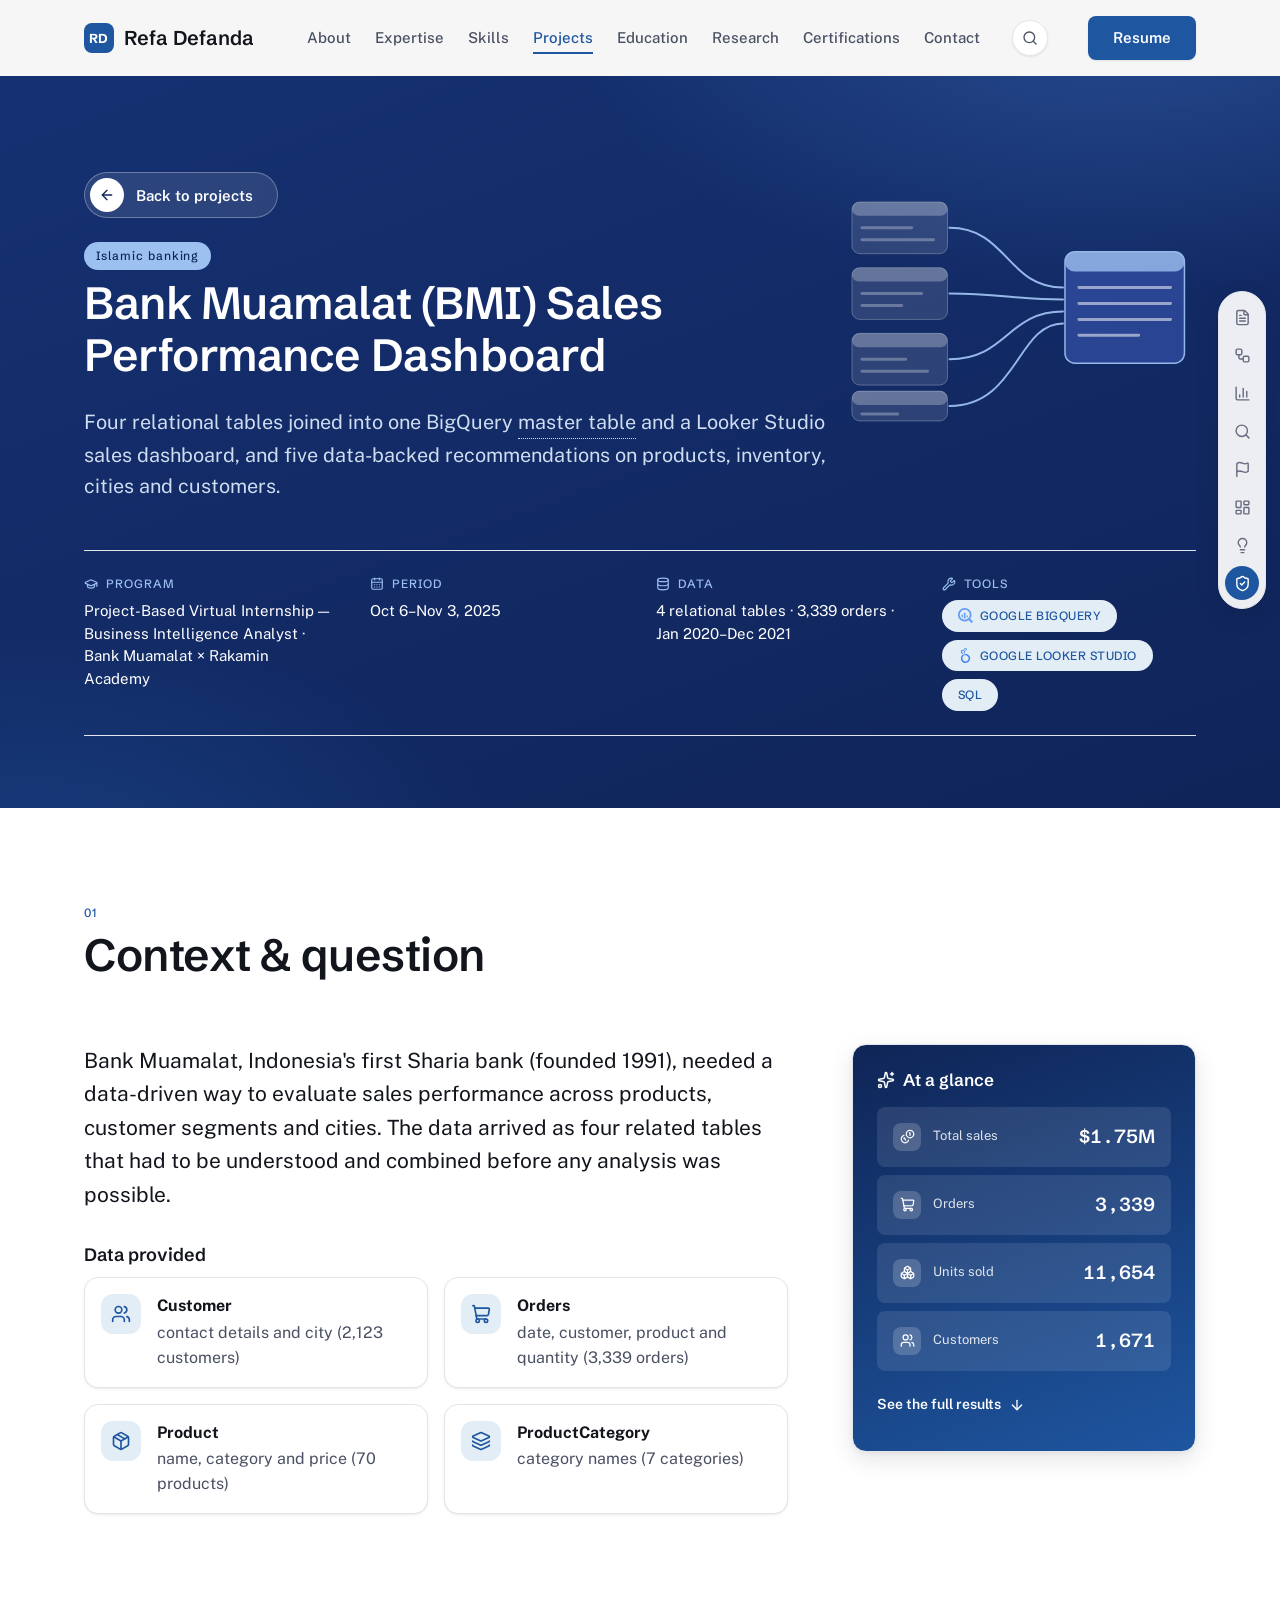
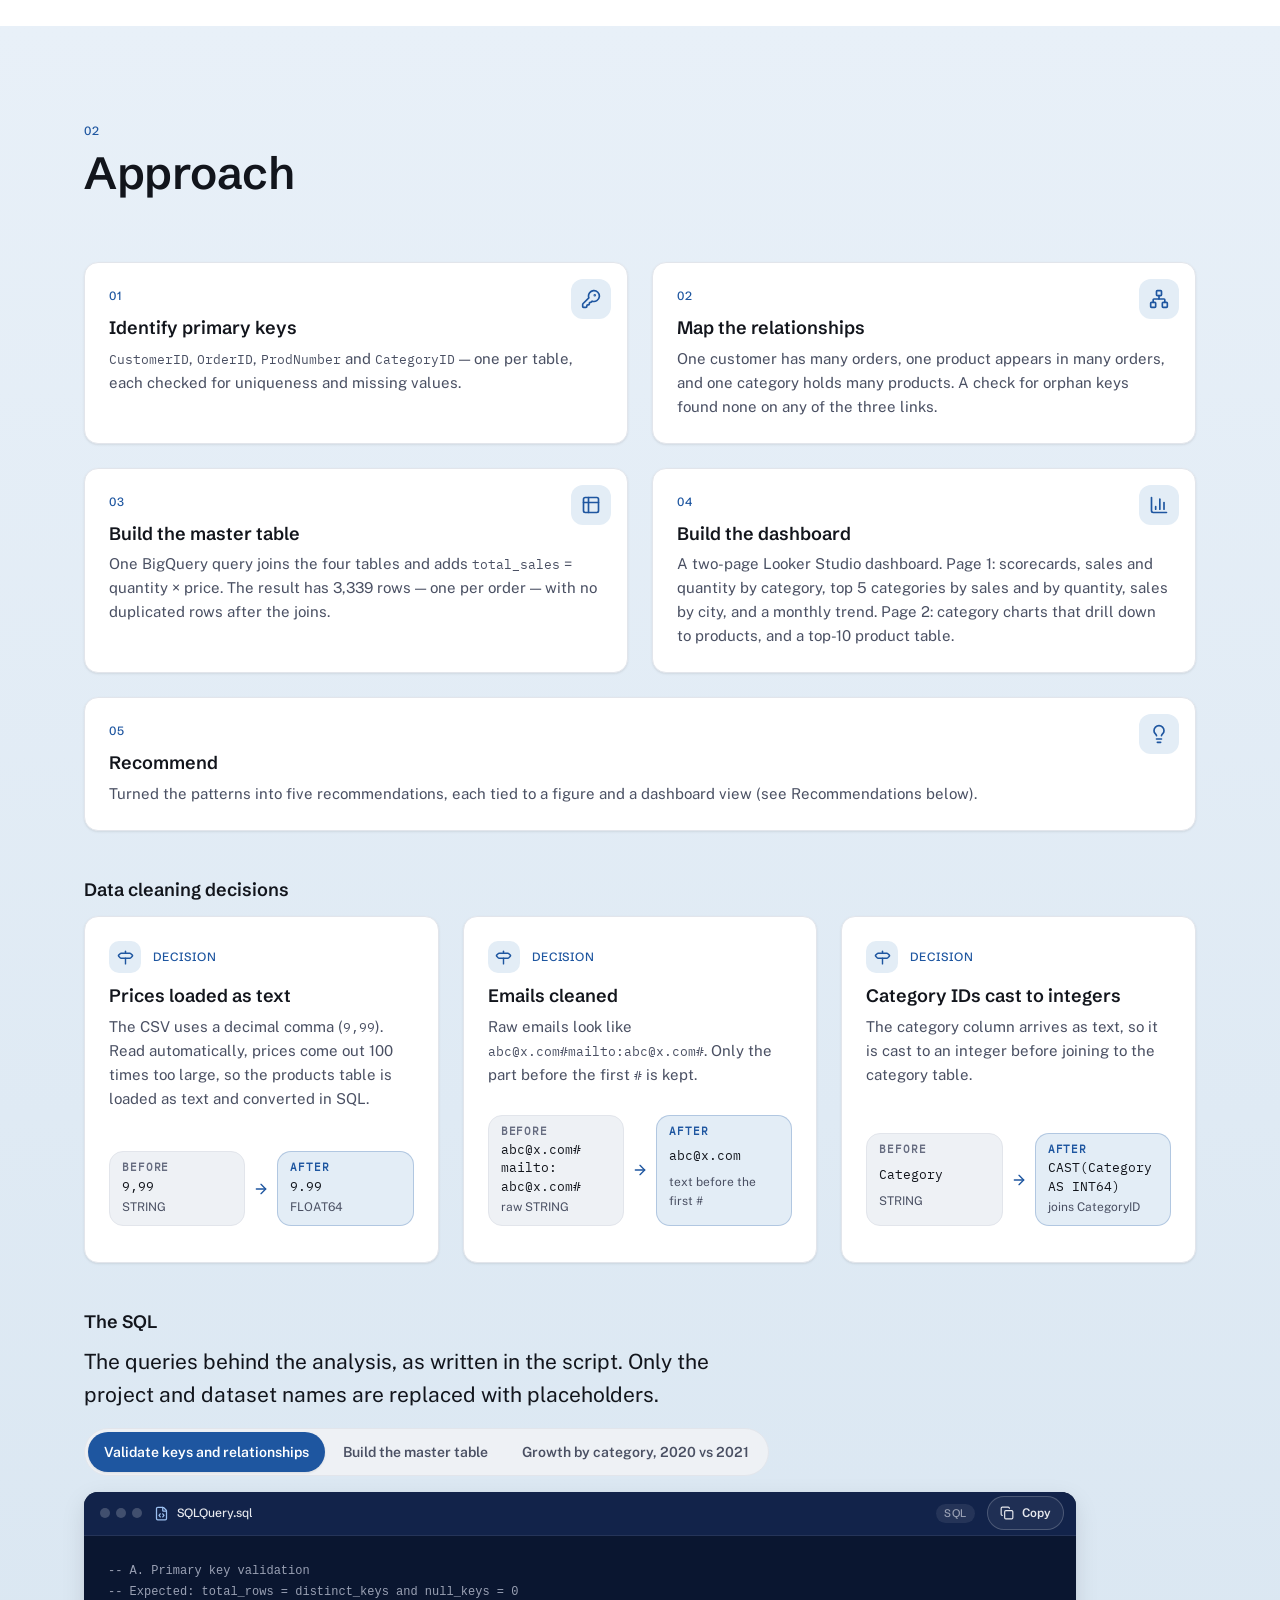
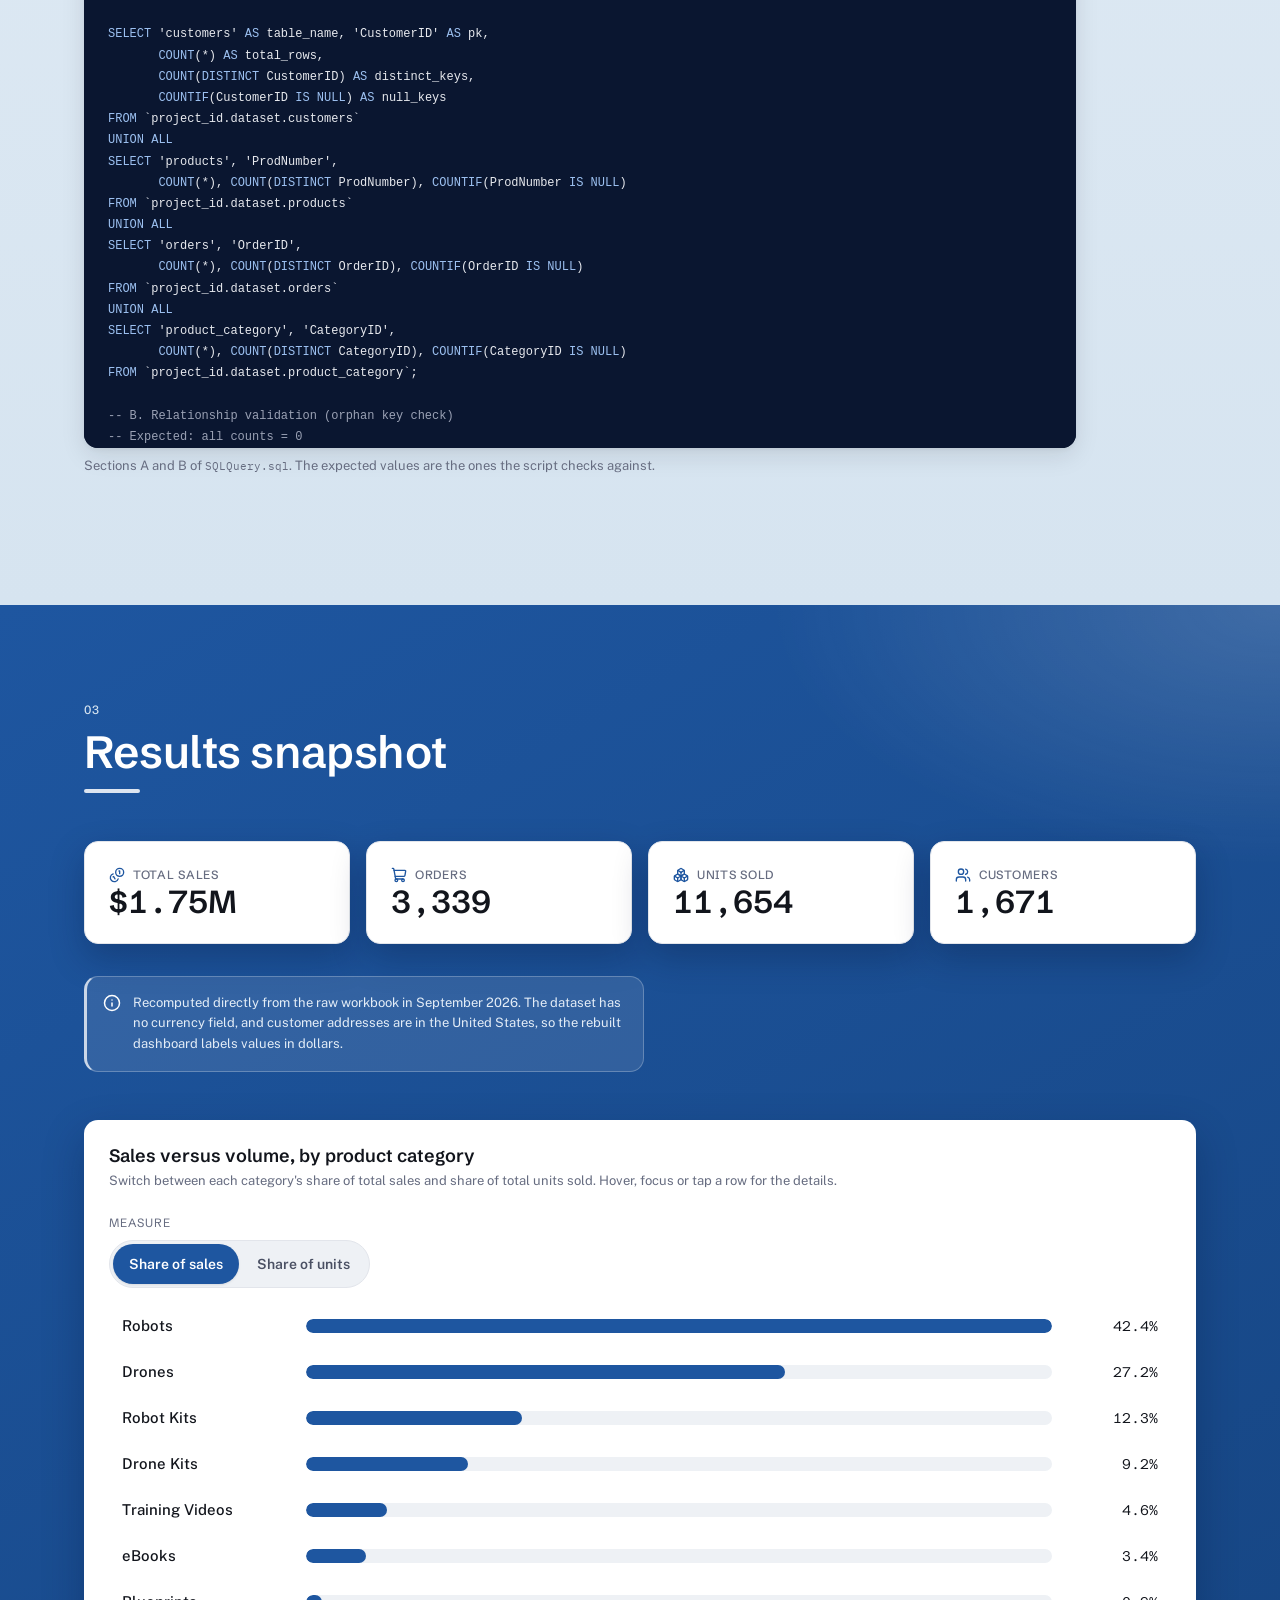
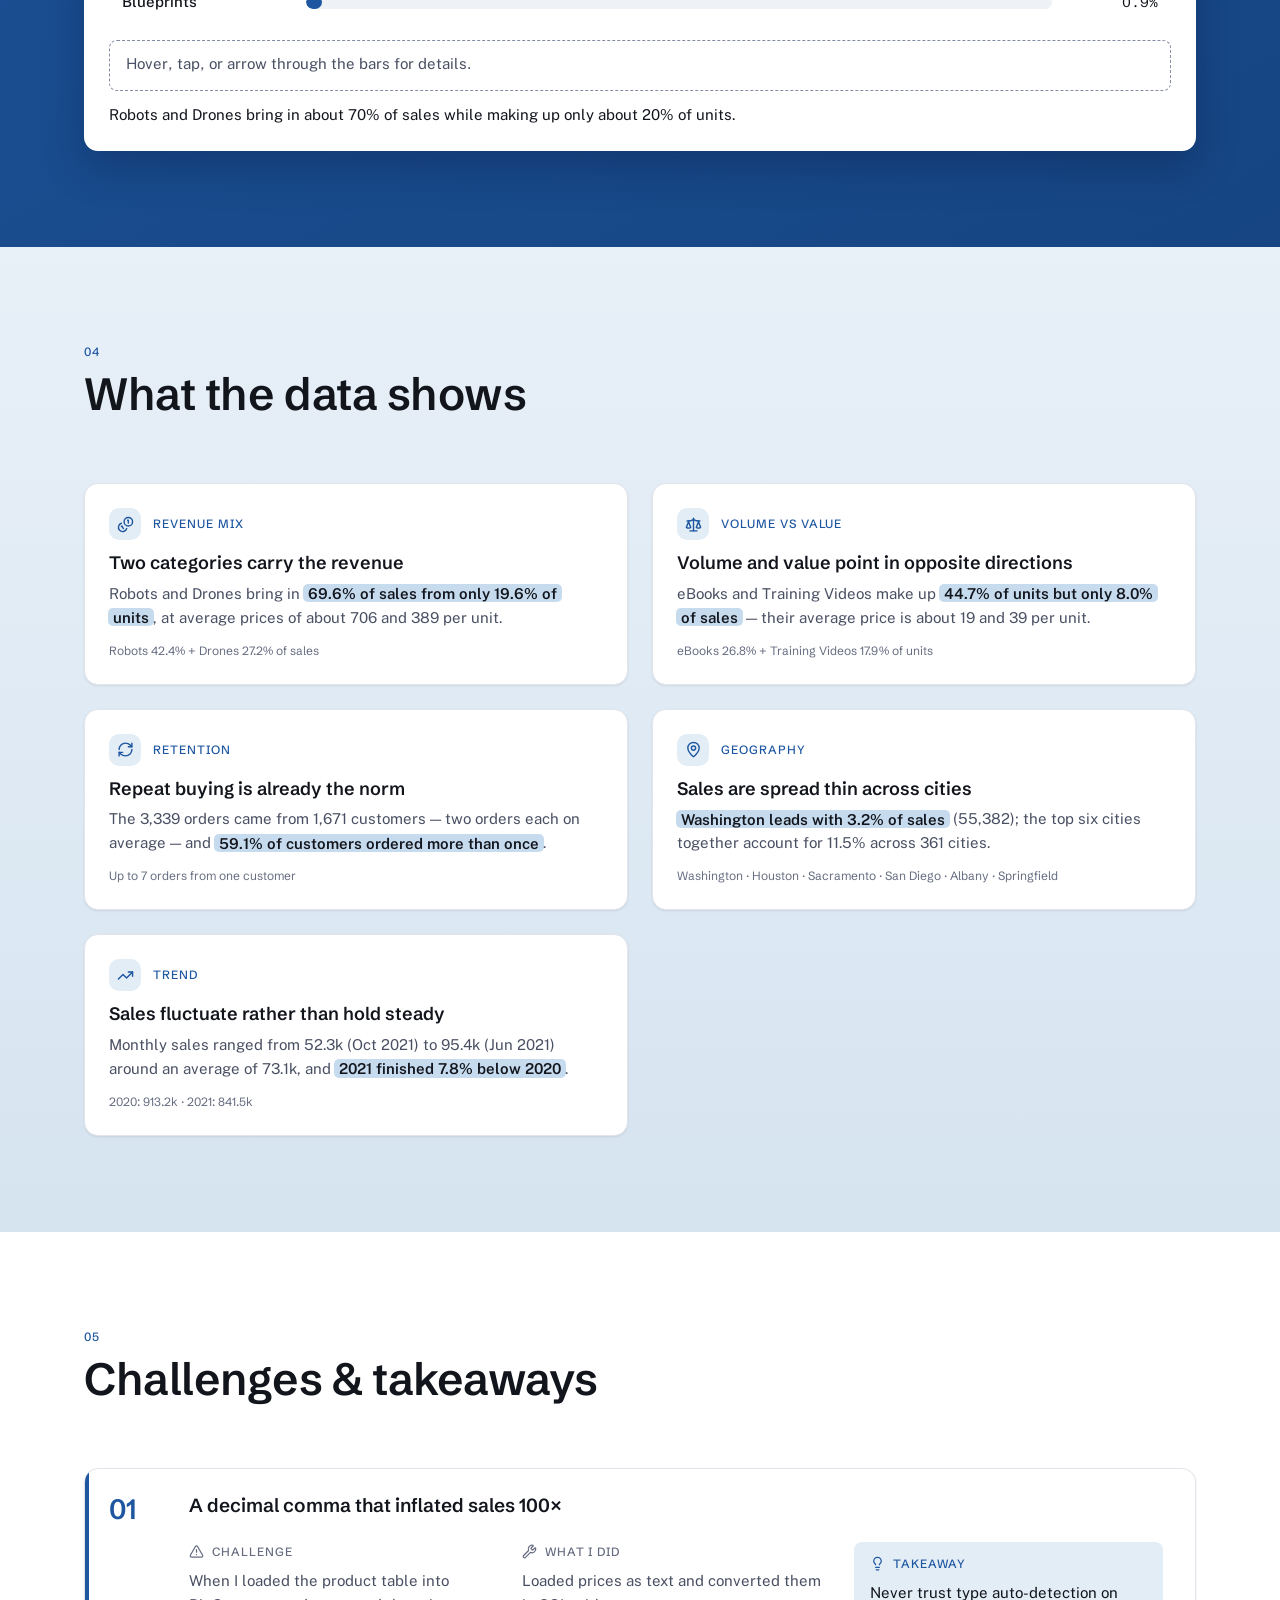
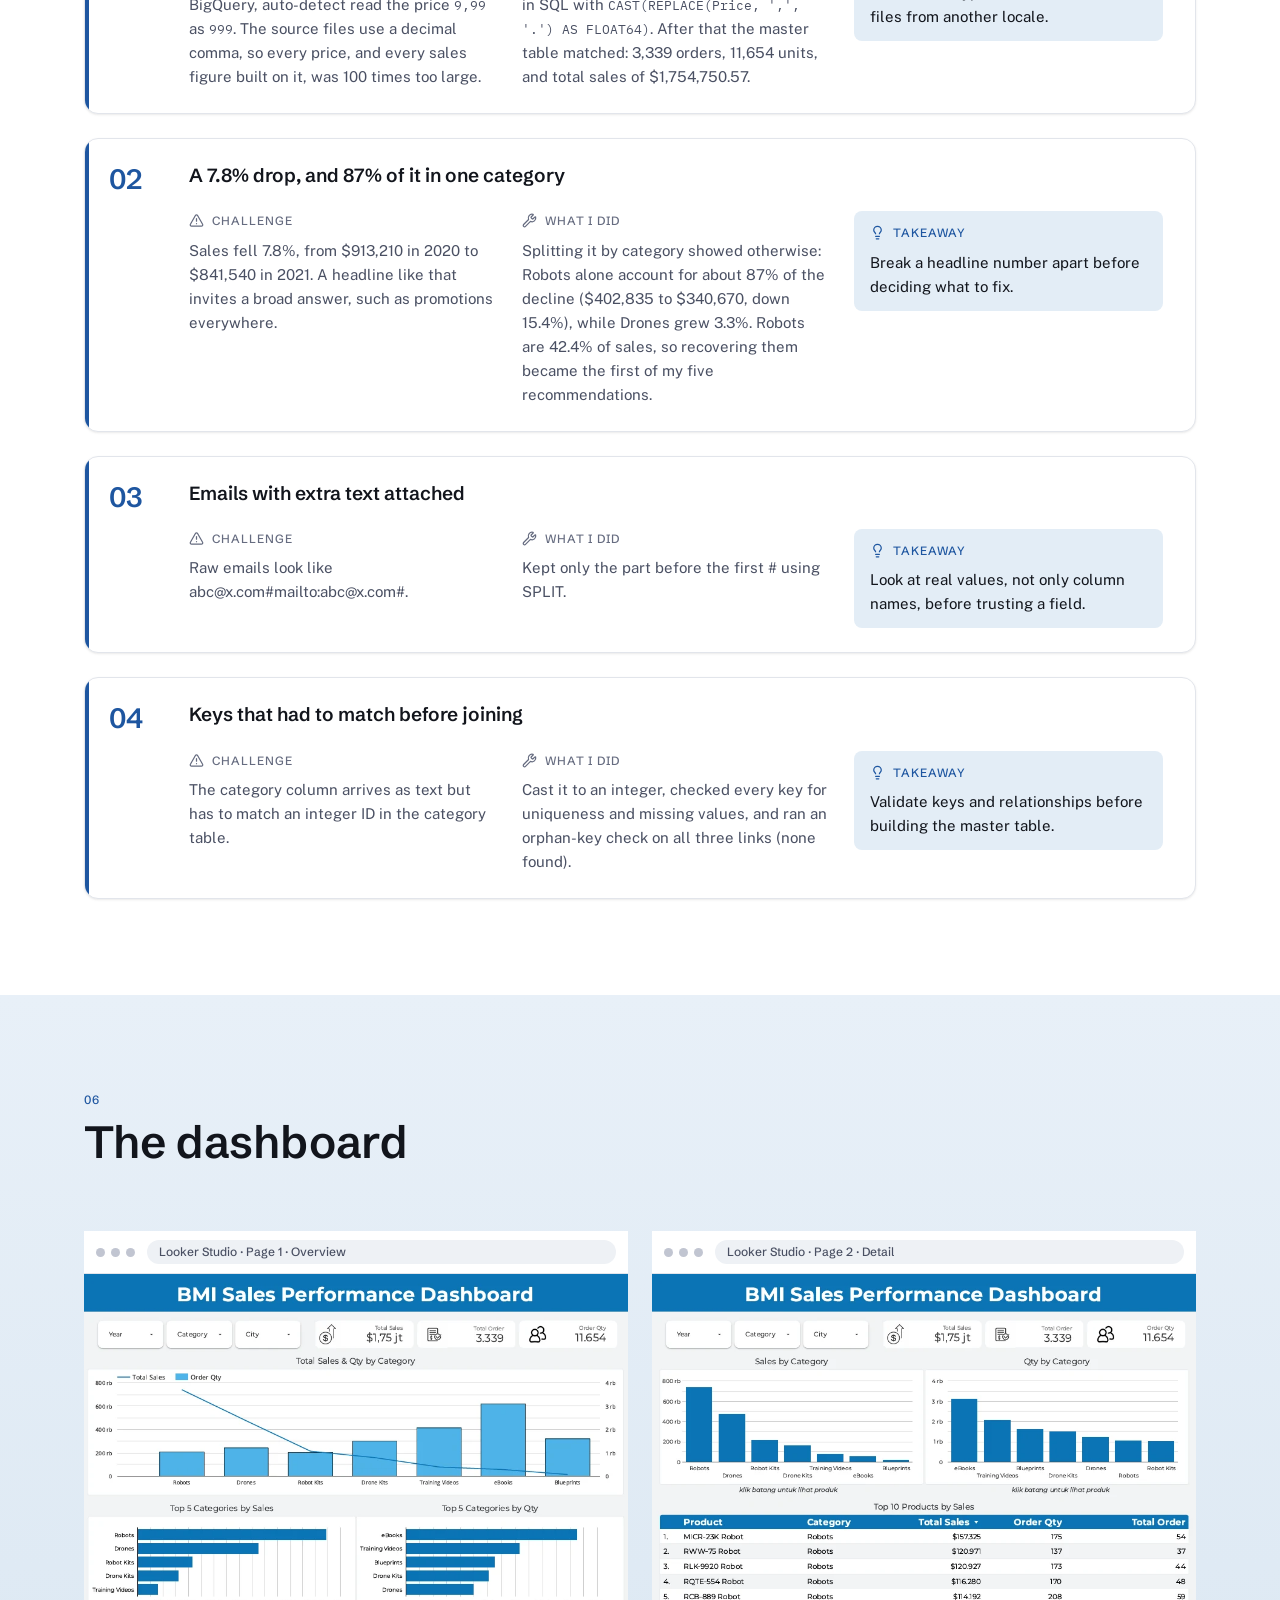
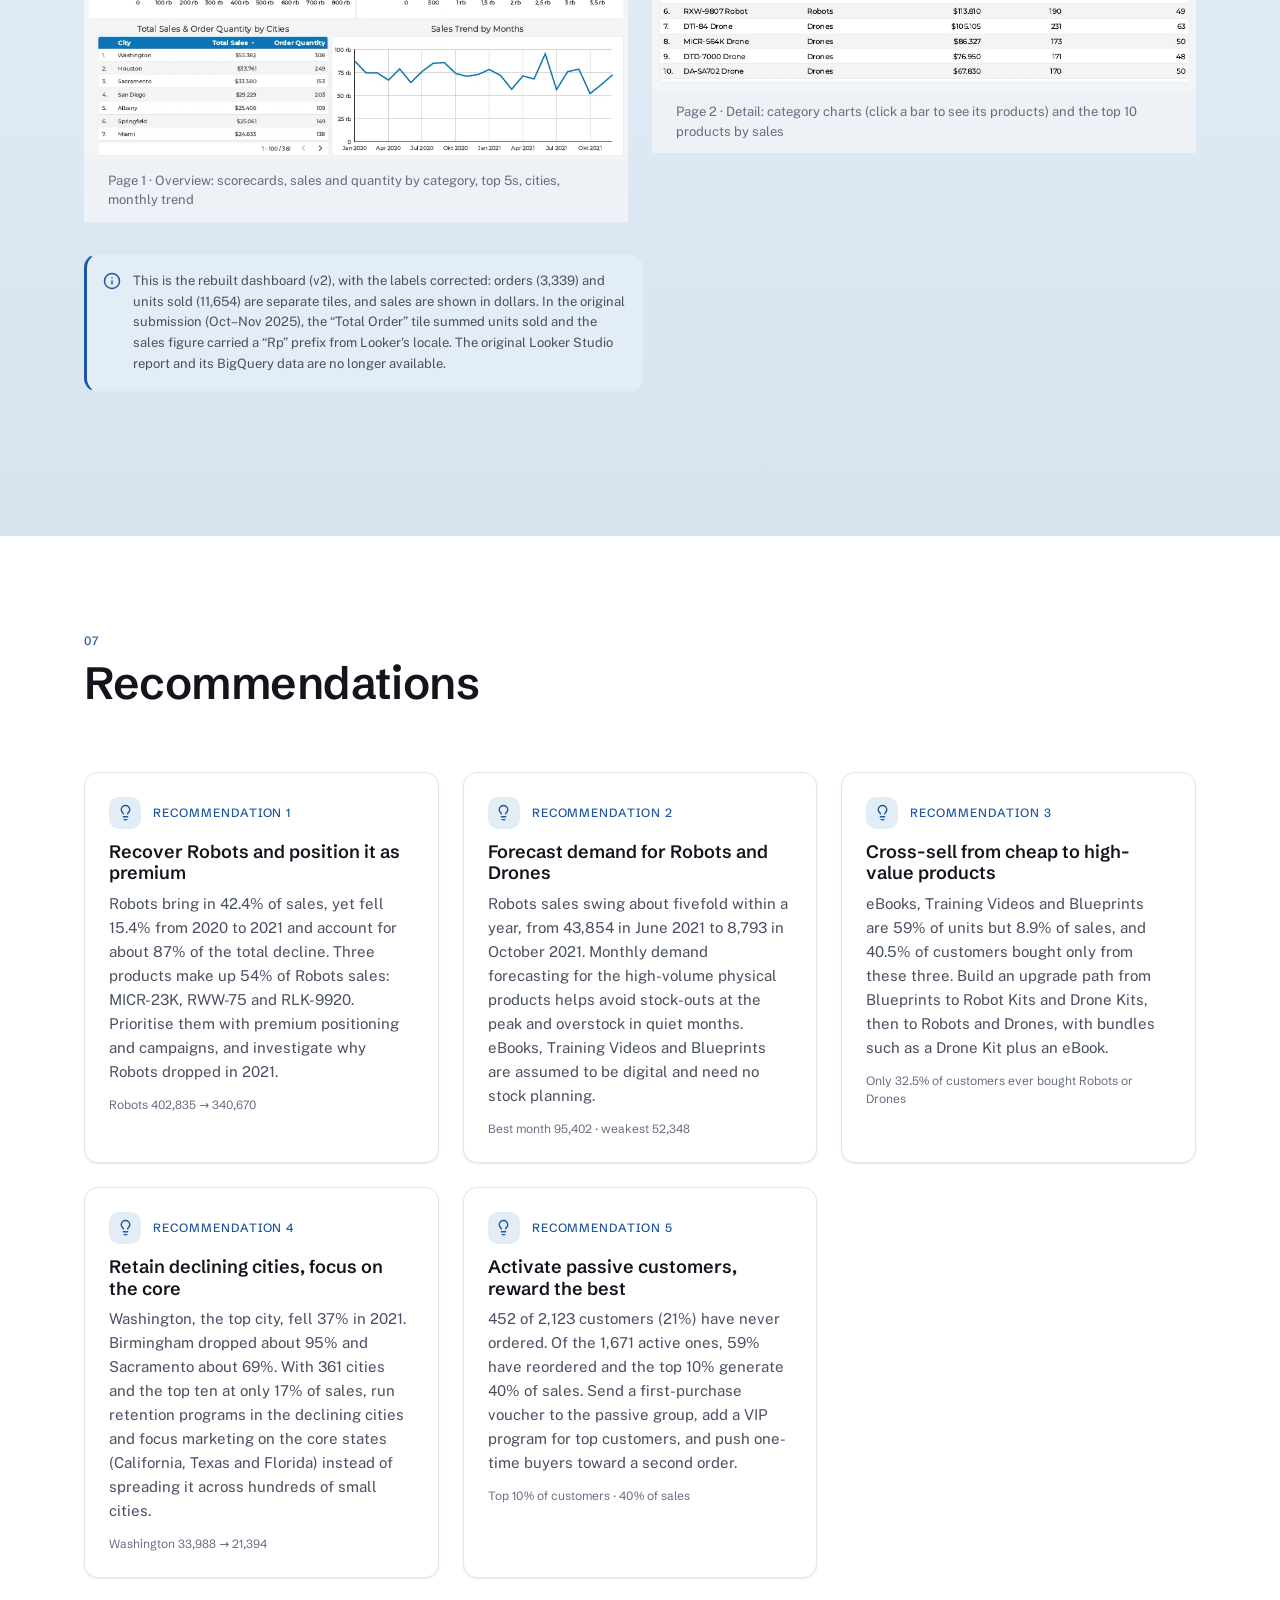
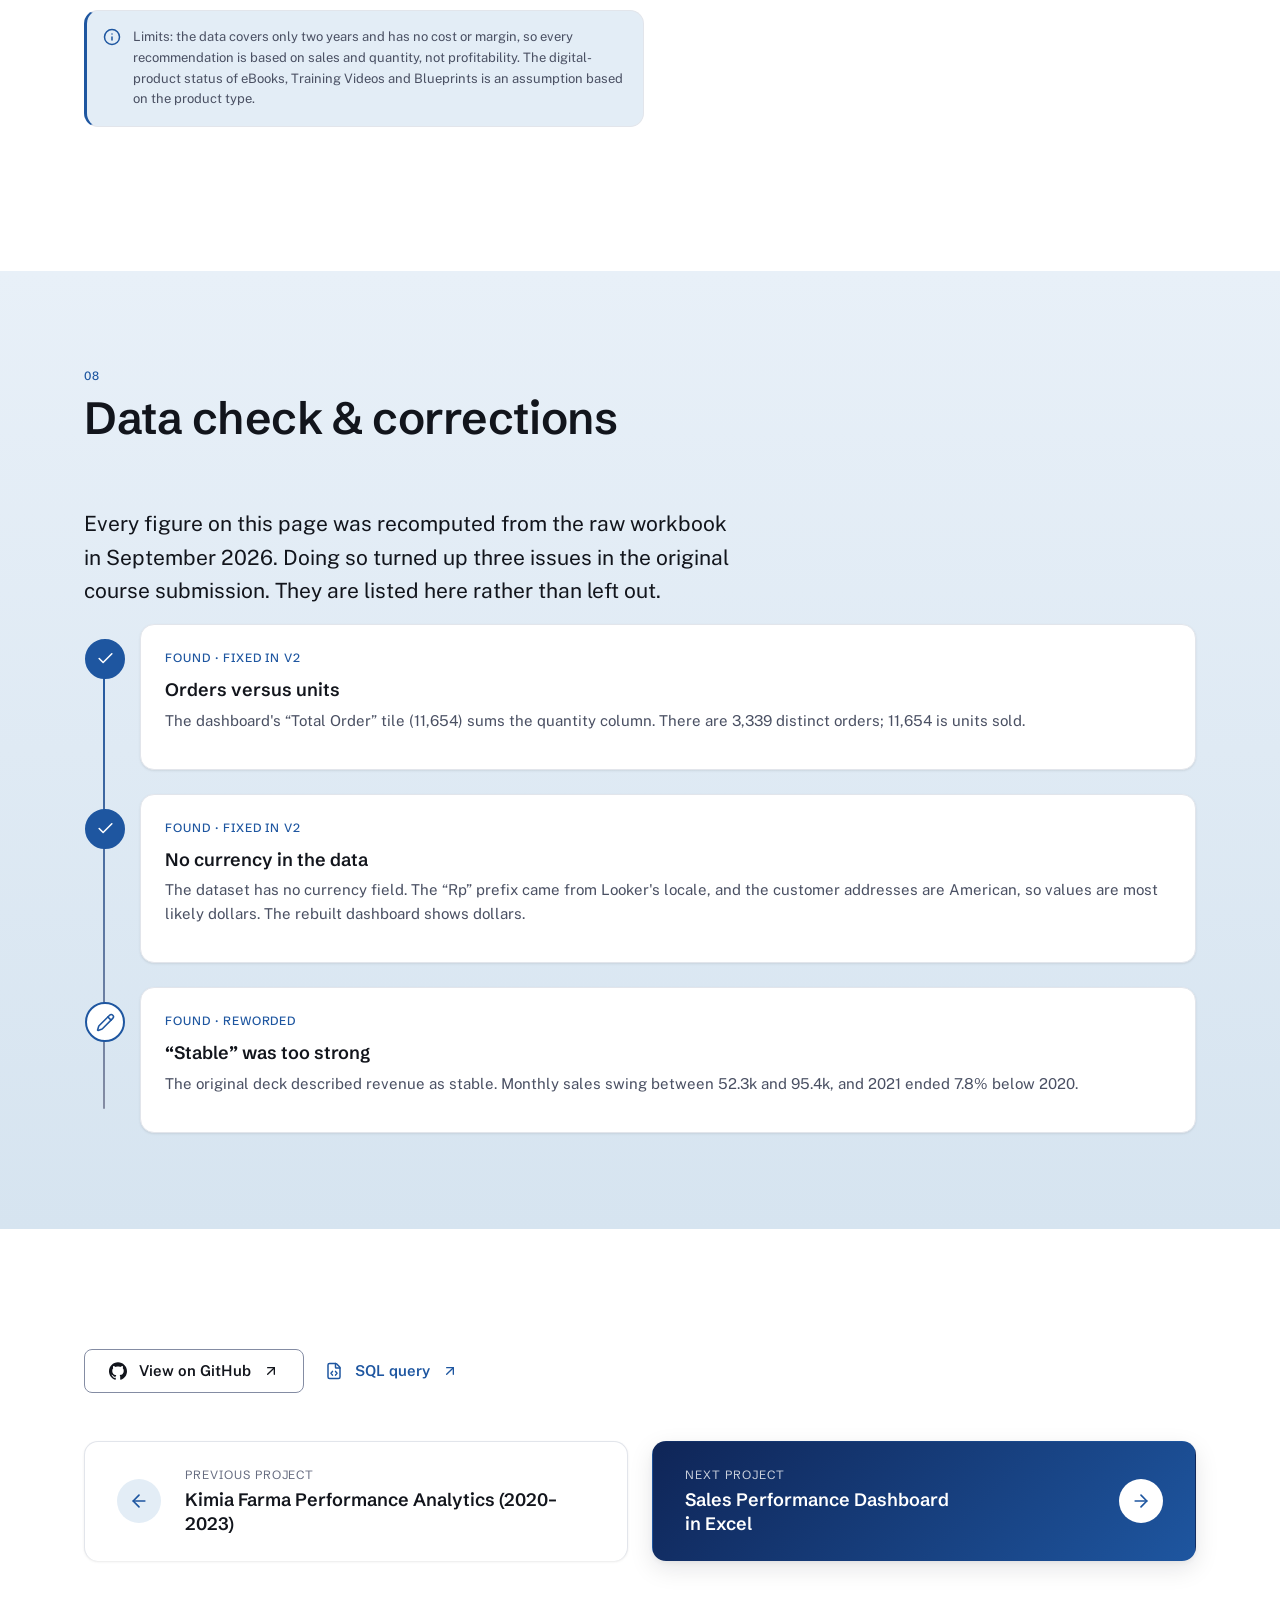
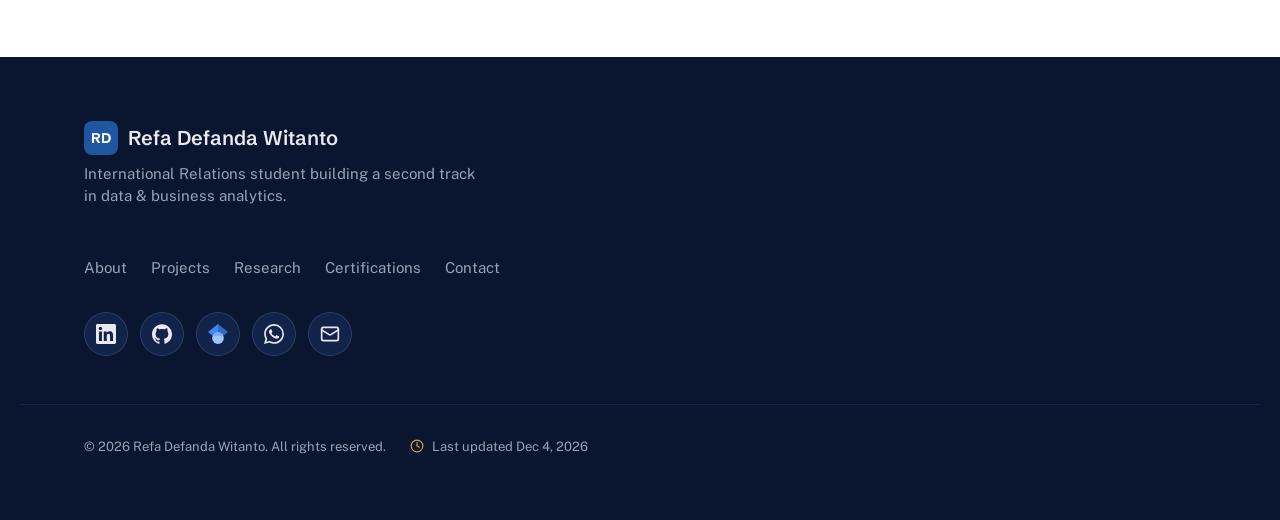
<file: case-studies/bmi.html>
<!DOCTYPE html>
<html lang="en">
<head>
  <meta charset="UTF-8">
  <meta name="viewport" content="width=device-width, initial-scale=1.0">
  <title>Bank Muamalat (BMI) Sales Performance Dashboard — Case Study | Refa Defanda Witanto</title>
  <meta name="description" content="Case study: four relational tables joined into a BigQuery master table and analysed for product, city and customer sales patterns.">
  <meta name="theme-color" content="#1E56A0">
  <link rel="canonical" href="https://yaklut.github.io/portfolio/case-studies/bmi.html">
  <meta property="og:type" content="article">
  <meta property="og:site_name" content="Refa Defanda Witanto">
  <meta property="og:url" content="https://yaklut.github.io/portfolio/case-studies/bmi.html">
  <meta property="og:title" content="Bank Muamalat (BMI) Sales Performance Dashboard">
  <meta property="og:description" content="Case study: four relational tables joined into a BigQuery master table and analysed for product, city and customer sales patterns.">
  <meta property="og:image" content="https://yaklut.github.io/portfolio/assets/images/social/og-bmi.jpg">
  <meta property="og:image:width" content="1200">
  <meta property="og:image:height" content="630">
  <meta property="og:image:alt" content="Dashboard from the case study: Bank Muamalat (BMI) Sales Performance Dashboard">
  <meta name="twitter:card" content="summary_large_image">
  <meta name="twitter:title" content="Bank Muamalat (BMI) Sales Performance Dashboard">
  <meta name="twitter:description" content="Case study: four relational tables joined into a BigQuery master table and analysed for product, city and customer sales patterns.">
  <meta name="twitter:image" content="https://yaklut.github.io/portfolio/assets/images/social/og-bmi.jpg">

  <link rel="icon" href="../favicon.ico" sizes="any">
  <link rel="icon" href="../assets/images/icons/favicon-32x32.png" type="image/png" sizes="32x32">
  <link rel="icon" href="../assets/images/icons/favicon-16x16.png" type="image/png" sizes="16x16">
  <link rel="apple-touch-icon" href="../assets/images/icons/apple-touch-icon.png">

  <link rel="preload" href="../assets/fonts/schibsted-grotesk-latin-wght-normal.woff2" as="font" type="font/woff2" crossorigin>
  <link rel="preload" href="../assets/fonts/public-sans-latin-wght-normal.woff2" as="font" type="font/woff2" crossorigin>
  <link rel="stylesheet" href="../assets/css/styles.css">
  <link rel="stylesheet" href="../assets/css/motion.css">
  <link rel="stylesheet" href="../assets/css/expressive.css">
  <link rel="stylesheet" href="../assets/css/case-study.css">
  <link rel="stylesheet" href="../assets/css/transitions.css">
  <link rel="stylesheet" href="../assets/css/bands.css">
  <link rel="stylesheet" href="../assets/css/cs-polish.css">
  <link rel="stylesheet" href="../assets/css/extras.css">
  <link rel="stylesheet" href="../assets/css/interactions.css">
</head>
<body class="cs-page">

  <a class="skip-link" href="#main-content">Skip to main content</a>

  <header class="site-header">
    <nav class="navbar" aria-label="Primary">
      <a class="navbar__wordmark" href="../index.html#hero"><span class="wordmark__mark" aria-hidden="true">RD</span><span>Refa Defanda</span></a>

      <button type="button" class="nav-toggle" aria-expanded="false" aria-controls="primary-navigation" aria-label="Open menu">
        <span class="nav-toggle__bar" aria-hidden="true"></span>
        <span class="nav-toggle__bar" aria-hidden="true"></span>
        <span class="nav-toggle__bar" aria-hidden="true"></span>
      </button>

      <div id="primary-navigation" class="nav-panel">
        <ul class="nav-list">
          <li><a class="nav-link" href="../index.html#about">About</a></li>
          <li><a class="nav-link" href="../index.html#expertise">Expertise</a></li>
          <li><a class="nav-link" href="../index.html#skills">Skills</a></li>
          <li><a class="nav-link is-active" href="../index.html#projects" aria-current="true">Projects</a></li>
          <li><a class="nav-link" href="../index.html#education">Education</a></li>
          <li><a class="nav-link" href="../index.html#research">Research</a></li>
          <li><a class="nav-link" href="../index.html#certifications">Certifications</a></li>
          <li><a class="nav-link" href="../index.html#contact">Contact</a></li>
        </ul>
        <button type="button" class="nav-search-btn" id="cmdk-trigger" aria-label="Jump to a section" aria-haspopup="dialog" aria-keyshortcuts="Control+K Meta+K">
          <svg viewBox="0 0 24 24" fill="none" stroke="currentColor" stroke-width="2" stroke-linecap="round" stroke-linejoin="round" aria-hidden="true"><circle cx="11" cy="11" r="8"></circle><line x1="21" y1="21" x2="16.65" y2="16.65"></line></svg>
          <kbd class="nav-search-btn__hint" aria-hidden="true">Ctrl K</kbd>
        </button>
        <a class="nav-cta btn btn--primary" href="../index.html#resume">Resume</a>
      </div>
    </nav>
    <div class="scroll-progress" aria-hidden="true"></div>
  </header>

  <main id="main-content">

    <section class="cs-hero" aria-labelledby="cs-title">
      <div class="cs-hero__inner">
        <svg class="cs-hero__art cs-hero__art--tables" viewBox="0 0 360 240" fill="none" aria-hidden="true" focusable="false">
  <g class="art-tbls">
    <g class="art-rise" style="--d:100ms"><rect x="14" y="14" width="96" height="52" rx="8" fill="rgba(255,255,255,.12)" stroke="rgba(255,255,255,.28)"/><rect x="14" y="14" width="96" height="14" rx="7" fill="rgba(255,255,255,.28)"/><path d="M24 40h50M24 52h72" stroke="rgba(255,255,255,.3)" stroke-width="3" stroke-linecap="round"/></g>
    <g class="art-rise" style="--d:200ms"><rect x="14" y="80" width="96" height="52" rx="8" fill="rgba(255,255,255,.12)" stroke="rgba(255,255,255,.28)"/><rect x="14" y="80" width="96" height="14" rx="7" fill="rgba(255,255,255,.28)"/><path d="M24 106h60M24 118h40" stroke="rgba(255,255,255,.3)" stroke-width="3" stroke-linecap="round"/></g>
    <g class="art-rise" style="--d:300ms"><rect x="14" y="146" width="96" height="52" rx="8" fill="rgba(255,255,255,.12)" stroke="rgba(255,255,255,.28)"/><rect x="14" y="146" width="96" height="14" rx="7" fill="rgba(255,255,255,.28)"/><path d="M24 172h44M24 184h66" stroke="rgba(255,255,255,.3)" stroke-width="3" stroke-linecap="round"/></g>
    <g class="art-rise" style="--d:400ms"><rect x="14" y="204" width="96" height="30" rx="8" fill="rgba(255,255,255,.12)" stroke="rgba(255,255,255,.28)"/><rect x="14" y="204" width="96" height="14" rx="7" fill="rgba(255,255,255,.28)"/><path d="M24 227h36" stroke="rgba(255,255,255,.3)" stroke-width="3" stroke-linecap="round"/></g>
  </g>
  <g stroke="#9CC0F0" stroke-width="2" stroke-linecap="round">
    <path class="art-draw" style="--d:700ms" pathLength="1" d="M112 40 C170 40 170 100 226 100"/>
    <path class="art-draw" style="--d:800ms" pathLength="1" d="M112 106 C160 106 180 112 226 112"/>
    <path class="art-draw" style="--d:900ms" pathLength="1" d="M112 172 C170 172 170 124 226 124"/>
    <path class="art-draw" style="--d:1000ms" pathLength="1" d="M112 219 C180 219 180 136 226 136"/>
  </g>
  <g class="art-rise" style="--d:1100ms"><rect x="228" y="64" width="120" height="112" rx="10" fill="rgba(91,124,240,.35)" stroke="#9CC0F0" stroke-width="1.5"/><rect x="228" y="64" width="120" height="20" rx="10" fill="rgba(156,192,240,.85)"/>
    <path d="M242 100h92M242 116h92M242 132h92M242 148h60" stroke="rgba(255,255,255,.55)" stroke-width="3" stroke-linecap="round"/></g>
</svg>
        <div><a class="cs-back" href="../index.html#projects"><span class="cs-back__icon"><svg viewBox="0 0 24 24" fill="none" stroke="currentColor" stroke-width="2" stroke-linecap="round" stroke-linejoin="round" aria-hidden="true" focusable="false"><path d="m12 19-7-7 7-7" /> <path d="M19 12H5" /></svg></span><span class="cs-back__label">Back to projects</span></a></div>
        <p class="project__sector">Islamic banking</p>
        <h1 id="cs-title" class="cs-title">Bank Muamalat (BMI) Sales Performance Dashboard</h1>
        <p class="cs-summary">Four relational tables joined into one BigQuery master table and a Looker Studio sales dashboard, and five data-backed recommendations on products, inventory, cities and customers.</p>
        <dl class="cs-meta">
          <div><dt><span class="cs-ico-inline"><svg viewBox="0 0 24 24" fill="none" stroke="currentColor" stroke-width="2" stroke-linecap="round" stroke-linejoin="round" aria-hidden="true" focusable="false"><path d="M21.42 10.922a1 1 0 0 0-.019-1.838L12.83 5.18a2 2 0 0 0-1.66 0L2.6 9.08a1 1 0 0 0 0 1.832l8.57 3.908a2 2 0 0 0 1.66 0z" /> <path d="M22 10v6" /> <path d="M6 12.5V16a6 3 0 0 0 12 0v-3.5" /></svg></span>Program</dt><dd>Project-Based Virtual Internship — Business Intelligence Analyst · Bank Muamalat × Rakamin Academy</dd></div>
          <div><dt><span class="cs-ico-inline"><svg viewBox="0 0 24 24" fill="none" stroke="currentColor" stroke-width="2" stroke-linecap="round" stroke-linejoin="round" aria-hidden="true" focusable="false"><path d="M8 2v3" /> <path d="M16 2v3" /> <rect x="3" y="3" width="18" height="18" rx="2" /> <path d="M3 9h18" /> <path d="M8 13h.01" /> <path d="M12 13h.01" /> <path d="M16 13h.01" /> <path d="M8 17h.01" /> <path d="M12 17h.01" /> <path d="M16 17h.01" /></svg></span>Period</dt><dd><time datetime="2025-10-06">Oct 6</time>–<time datetime="2025-11-03">Nov 3, 2025</time></dd></div>
          <div><dt><span class="cs-ico-inline"><svg viewBox="0 0 24 24" fill="none" stroke="currentColor" stroke-width="2" stroke-linecap="round" stroke-linejoin="round" aria-hidden="true" focusable="false"><ellipse cx="12" cy="5" rx="9" ry="3" /> <path d="M3 5V19A9 3 0 0 0 21 19V5" /> <path d="M3 12A9 3 0 0 0 21 12" /></svg></span>Data</dt><dd>4 relational tables · 3,339 orders · Jan 2020–Dec 2021</dd></div>
          <div><dt><span class="cs-ico-inline"><svg viewBox="0 0 24 24" fill="none" stroke="currentColor" stroke-width="2" stroke-linecap="round" stroke-linejoin="round" aria-hidden="true" focusable="false"><path d="M14.7 6.3a1 1 0 0 0 0 1.4l1.6 1.6a1 1 0 0 0 1.4 0l3.106-3.105c.32-.322.863-.22.983.218a6 6 0 0 1-8.259 7.057l-7.91 7.91a1 1 0 0 1-2.999-3l7.91-7.91a6 6 0 0 1 7.057-8.259c.438.12.54.662.219.984z" /></svg></span>Tools</dt><dd><ul class="tool-chips" aria-label="Tools used"><li class="chip chip--logo"><svg class="tool-logo" viewBox="0 0 24 24" aria-hidden="true" focusable="false"><path fill="#669DF6" d="M5.676 10.595h2.052v5.244a5.892 5.892 0 0 1-2.052-2.088v-3.156zm18.179 10.836a.504.504 0 0 1 0 .708l-1.716 1.716a.504.504 0 0 1-.708 0l-4.248-4.248a.206.206 0 0 1-.007-.007c-.02-.02-.028-.045-.043-.066a10.736 10.736 0 0 1-6.334 2.065C4.835 21.599 0 16.764 0 10.799S4.835 0 10.8 0s10.799 4.835 10.799 10.8c0 2.369-.772 4.553-2.066 6.333.025.017.052.028.074.05l4.248 4.248zm-5.028-10.632a8.015 8.015 0 1 0-8.028 8.028h.024a8.016 8.016 0 0 0 8.004-8.028zm-4.86 4.98a6.002 6.002 0 0 0 2.04-2.184v-1.764h-2.04v3.948zm-4.5.948c.442.057.887.08 1.332.072.4.025.8.025 1.2 0V7.692H9.468v9.035z"/></svg>Google BigQuery</li><li class="chip chip--logo"><svg class="tool-logo" viewBox="0 0 24 24" aria-hidden="true" focusable="false"><path fill="#4285F4" d="M11.9475 0c-1.1598.0021-2.0982.944-2.096 2.1038a2.1 2.1 0 00.356 1.166l.895-.8959a.884.884 0 11.565.564l-.895.895c.9593.6478 2.2621.3953 2.91-.564.6478-.9593.3953-2.262-.564-2.91A2.096 2.096 0 0011.9475 0zm-.835 6.1128a3.2629 3.2629 0 00-.653-1.965l-1.164 1.162a1.667 1.667 0 01-.318 2.012l.632 1.5449a3.2819 3.2819 0 001.503-2.754zm-3.2499 1.666h-.03c-.9217.0009-1.6697-.7455-1.6707-1.6673-.001-.9217.7454-1.6697 1.6672-1.6707a1.669 1.669 0 01.9195.275l1.152-1.152c-1.4069-1.141-3.4724-.9257-4.6135.4811s-.9257 3.4723.481 4.6135a3.2799 3.2799 0 002.7275.6652l-.633-1.5439v-.001zm4.1279 1.3359c-.728 0-1.452.106-2.15.315l.922 2.2519c2.6872-.6819 5.4184.9438 6.1002 3.631.6818 2.6873-.9439 5.4184-3.6311 6.1002s-5.4184-.9439-6.1002-3.631c-.5682-2.2394.4655-4.5774 2.5041-5.6643l-.91-2.2449c-3.6908 1.808-5.2173 6.2657-3.4093 9.9567l.0005.001c1.808 3.6909 6.2657 5.2173 9.9567 3.4093l.001-.0005c3.6913-1.8071 5.2187-6.2645 3.4116-9.9558a7.4417 7.4417 0 00-6.6865-4.1696h-.008l-.001.001z"/></svg>Google Looker Studio</li><li class="chip">SQL</li></ul></dd></div>
        </dl>
      </div>
    </section>

    <section id="context" aria-labelledby="context-heading">
      <div class="section-heading reveal">
        <span class="section-eyebrow" aria-hidden="true">01</span>
        <h2 id="context-heading" class="section-title">Context &amp; question</h2>
      </div>
      <div class="cs-body">
        <div class="cs-prose reveal">
          <p>Bank Muamalat, Indonesia's first Sharia bank (founded 1991), needed a data-driven way to evaluate sales performance across products, customer segments and cities. The data arrived as four related tables that had to be understood and combined before any analysis was possible.</p>
          <h3>Data provided</h3>
          <ul class="cs-list">
            <li><span class="cs-ico"><svg viewBox="0 0 24 24" fill="none" stroke="currentColor" stroke-width="2" stroke-linecap="round" stroke-linejoin="round" aria-hidden="true" focusable="false"><path d="M16 21v-2a4 4 0 0 0-4-4H6a4 4 0 0 0-4 4v2" /> <path d="M16 3.128a4 4 0 0 1 0 7.744" /> <path d="M22 21v-2a4 4 0 0 0-3-3.87" /> <circle cx="9" cy="7" r="4" /></svg></span><span><strong>Customer</strong>contact details and city (2,123 customers)</span></li>
            <li><span class="cs-ico"><svg viewBox="0 0 24 24" fill="none" stroke="currentColor" stroke-width="2" stroke-linecap="round" stroke-linejoin="round" aria-hidden="true" focusable="false"><path d="m2.05 2.05 1.099-.028a1 1 0 0 1 1.008.815l2.69 14.347A1 1 0 0 0 7.83 18H18" /> <path d="M4.563 5h16.435a1 1 0 0 1 .981 1.204l-1.026 6.226A2 2 0 0 1 18.962 14H6.25" /> <circle cx="18" cy="20" r="2" /> <circle cx="8" cy="20" r="2" /></svg></span><span><strong>Orders</strong>date, customer, product and quantity (3,339 orders)</span></li>
            <li><span class="cs-ico"><svg viewBox="0 0 24 24" fill="none" stroke="currentColor" stroke-width="2" stroke-linecap="round" stroke-linejoin="round" aria-hidden="true" focusable="false"><path d="M11 21.73a2 2 0 0 0 2 0l7-4A2 2 0 0 0 21 16V8a2 2 0 0 0-1-1.73l-7-4a2 2 0 0 0-2 0l-7 4A2 2 0 0 0 3 8v8a2 2 0 0 0 1 1.73z" /> <path d="M12 22V12" /> <polyline points="3.29 7 12 12 20.71 7" /> <path d="m7.5 4.27 9 5.15" /></svg></span><span><strong>Product</strong>name, category and price (70 products)</span></li>
            <li><span class="cs-ico"><svg viewBox="0 0 24 24" fill="none" stroke="currentColor" stroke-width="2" stroke-linecap="round" stroke-linejoin="round" aria-hidden="true" focusable="false"><path d="M12.83 2.18a2 2 0 0 0-1.66 0L2.6 6.08a1 1 0 0 0 0 1.83l8.58 3.91a2 2 0 0 0 1.66 0l8.58-3.9a1 1 0 0 0 0-1.83z" /> <path d="M2 12a1 1 0 0 0 .58.91l8.6 3.91a2 2 0 0 0 1.65 0l8.58-3.9A1 1 0 0 0 22 12" /> <path d="M2 17a1 1 0 0 0 .58.91l8.6 3.91a2 2 0 0 0 1.65 0l8.58-3.9A1 1 0 0 0 22 17" /></svg></span><span><strong>ProductCategory</strong>category names (7 categories)</span></li>
          </ul>
        </div>
        <aside class="cs-glance reveal" aria-labelledby="glance-title">
          <h3 id="glance-title" class="cs-glance__title"><svg viewBox="0 0 24 24" fill="none" stroke="currentColor" stroke-width="2" stroke-linecap="round" stroke-linejoin="round" aria-hidden="true" focusable="false"><path d="M11.017 2.814a1 1 0 0 1 1.966 0l1.051 5.558a2 2 0 0 0 1.594 1.594l5.558 1.051a1 1 0 0 1 0 1.966l-5.558 1.051a2 2 0 0 0-1.594 1.594l-1.051 5.558a1 1 0 0 1-1.966 0l-1.051-5.558a2 2 0 0 0-1.594-1.594l-5.558-1.051a1 1 0 0 1 0-1.966l5.558-1.051a2 2 0 0 0 1.594-1.594z" /> <path d="M20 2v4" /> <path d="M22 4h-4" /> <circle cx="4" cy="20" r="2" /></svg>At a glance</h3>
          <dl class="cs-glance__grid"><div class="cs-glance__item"><dt><span class="cs-ico"><svg viewBox="0 0 24 24" fill="none" stroke="currentColor" stroke-width="2" stroke-linecap="round" stroke-linejoin="round" aria-hidden="true" focusable="false"><path d="M13.744 17.736a6 6 0 1 1-7.48-7.48" /> <path d="M15 6h1v4" /> <path d="m6.134 14.768.866-.5 2 3.464" /> <circle cx="16" cy="8" r="6" /></svg></span>Total sales</dt><dd>$1.75M</dd></div><div class="cs-glance__item"><dt><span class="cs-ico"><svg viewBox="0 0 24 24" fill="none" stroke="currentColor" stroke-width="2" stroke-linecap="round" stroke-linejoin="round" aria-hidden="true" focusable="false"><path d="m2.05 2.05 1.099-.028a1 1 0 0 1 1.008.815l2.69 14.347A1 1 0 0 0 7.83 18H18" /> <path d="M4.563 5h16.435a1 1 0 0 1 .981 1.204l-1.026 6.226A2 2 0 0 1 18.962 14H6.25" /> <circle cx="18" cy="20" r="2" /> <circle cx="8" cy="20" r="2" /></svg></span>Orders</dt><dd>3,339</dd></div><div class="cs-glance__item"><dt><span class="cs-ico"><svg viewBox="0 0 24 24" fill="none" stroke="currentColor" stroke-width="2" stroke-linecap="round" stroke-linejoin="round" aria-hidden="true" focusable="false"><path d="M2.97 12.92A2 2 0 0 0 2 14.63v3.24a2 2 0 0 0 .97 1.71l3 1.8a2 2 0 0 0 2.06 0L12 19v-5.5l-5-3-4.03 2.42Z" /> <path d="m7 16.5-4.74-2.85" /> <path d="m7 16.5 5-3" /> <path d="M7 16.5v5.17" /> <path d="M12 13.5V19l3.97 2.38a2 2 0 0 0 2.06 0l3-1.8a2 2 0 0 0 .97-1.71v-3.24a2 2 0 0 0-.97-1.71L17 10.5l-5 3Z" /> <path d="m17 16.5-5-3" /> <path d="m17 16.5 4.74-2.85" /> <path d="M17 16.5v5.17" /> <path d="M7.97 4.42A2 2 0 0 0 7 6.13v4.37l5 3 5-3V6.13a2 2 0 0 0-.97-1.71l-3-1.8a2 2 0 0 0-2.06 0l-3 1.8Z" /> <path d="M12 8 7.26 5.15" /> <path d="m12 8 4.74-2.85" /> <path d="M12 13.5V8" /></svg></span>Units sold</dt><dd>11,654</dd></div><div class="cs-glance__item"><dt><span class="cs-ico"><svg viewBox="0 0 24 24" fill="none" stroke="currentColor" stroke-width="2" stroke-linecap="round" stroke-linejoin="round" aria-hidden="true" focusable="false"><path d="M16 21v-2a4 4 0 0 0-4-4H6a4 4 0 0 0-4 4v2" /> <path d="M16 3.128a4 4 0 0 1 0 7.744" /> <path d="M22 21v-2a4 4 0 0 0-3-3.87" /> <circle cx="9" cy="7" r="4" /></svg></span>Customers</dt><dd>1,671</dd></div></dl>
          <a class="cs-glance__link" href="#results">See the full results <svg viewBox="0 0 24 24" fill="none" stroke="currentColor" stroke-width="2" stroke-linecap="round" stroke-linejoin="round" aria-hidden="true" focusable="false"><path d="M12 5v14" /> <path d="m19 12-7 7-7-7" /></svg></a>
        </aside>
      </div>
    </section>

    <section id="approach" aria-labelledby="approach-heading">
      <div class="section-heading reveal">
        <span class="section-eyebrow" aria-hidden="true">02</span>
        <h2 id="approach-heading" class="section-title">Approach</h2>
      </div>
      <div class="cs-body">
        <ol class="cs-steps">
          <li class="card reveal"><span class="cs-ico"><svg viewBox="0 0 24 24" fill="none" stroke="currentColor" stroke-width="2" stroke-linecap="round" stroke-linejoin="round" aria-hidden="true" focusable="false"><path d="M2.586 17.414A2 2 0 0 0 2 18.828V21a1 1 0 0 0 1 1h3a1 1 0 0 0 1-1v-1a1 1 0 0 1 1-1h1a1 1 0 0 0 1-1v-1a1 1 0 0 1 1-1h.172a2 2 0 0 0 1.414-.586l.814-.814a6.5 6.5 0 1 0-4-4z" /> <circle cx="16.5" cy="7.5" r=".5" fill="currentColor" /></svg></span><h3>Identify primary keys</h3><p><span class="cs-code">CustomerID</span>, <span class="cs-code">OrderID</span>, <span class="cs-code">ProdNumber</span> and <span class="cs-code">CategoryID</span> — one per table, each checked for uniqueness and missing values.</p></li>
          <li class="card reveal"><span class="cs-ico"><svg viewBox="0 0 24 24" fill="none" stroke="currentColor" stroke-width="2" stroke-linecap="round" stroke-linejoin="round" aria-hidden="true" focusable="false"><rect x="16" y="16" width="6" height="6" rx="1" /> <rect x="2" y="16" width="6" height="6" rx="1" /> <rect x="9" y="2" width="6" height="6" rx="1" /> <path d="M5 16v-3a1 1 0 0 1 1-1h12a1 1 0 0 1 1 1v3" /> <path d="M12 12V8" /></svg></span><h3>Map the relationships</h3><p>One customer has many orders, one product appears in many orders, and one category holds many products. A check for orphan keys found none on any of the three links.</p></li>
          <li class="card reveal"><span class="cs-ico"><svg viewBox="0 0 24 24" fill="none" stroke="currentColor" stroke-width="2" stroke-linecap="round" stroke-linejoin="round" aria-hidden="true" focusable="false"><path d="M3 9h18" /> <path d="M9 3v18" /> <rect x="3" y="3" width="18" height="18" rx="2" /></svg></span><h3>Build the master table</h3><p>One BigQuery query joins the four tables and adds <span class="cs-code">total_sales</span> = quantity × price. The result has 3,339 rows — one per order — with no duplicated rows after the joins.</p></li>
          <li class="card reveal"><span class="cs-ico"><svg viewBox="0 0 24 24" fill="none" stroke="currentColor" stroke-width="2" stroke-linecap="round" stroke-linejoin="round" aria-hidden="true" focusable="false"><path d="M3 3v16a2 2 0 0 0 2 2h16" /> <path d="M18 17V9" /> <path d="M13 17V5" /> <path d="M8 17v-3" /></svg></span><h3>Build the dashboard</h3><p>A two-page Looker Studio dashboard. Page 1: scorecards, sales and quantity by category, top 5 categories by sales and by quantity, sales by city, and a monthly trend. Page 2: category charts that drill down to products, and a top-10 product table.</p></li>
          <li class="card reveal"><span class="cs-ico"><svg viewBox="0 0 24 24" fill="none" stroke="currentColor" stroke-width="2" stroke-linecap="round" stroke-linejoin="round" aria-hidden="true" focusable="false"><path d="M15 14c.2-1 .7-1.7 1.5-2.5 1-.9 1.5-2.2 1.5-3.5A6 6 0 0 0 6 8c0 1 .2 2.2 1.5 3.5.7.7 1.3 1.5 1.5 2.5" /> <path d="M9 18h6" /> <path d="M10 22h4" /></svg></span><h3>Recommend</h3><p>Turned the patterns into five recommendations, each tied to a figure and a dashboard view (see Recommendations below).</p></li>
        </ol>

        <div class="cs-prose reveal">
          <h3>Data cleaning decisions</h3>
        </div>
        <ul class="cs-cards cs-cards--3">
          <li class="card reveal"><span class="cs-tag"><span class="cs-ico"><svg viewBox="0 0 24 24" fill="none" stroke="currentColor" stroke-width="2" stroke-linecap="round" stroke-linejoin="round" aria-hidden="true" focusable="false"><path d="M12 13v8" /> <path d="M12 3v3" /> <path d="M2.354 10.354a1.207 1.207 0 0 1 0-1.708l2.06-2.06A2 2 0 0 1 5.828 6h12.344a2 2 0 0 1 1.414.586l2.06 2.06a1.207 1.207 0 0 1 0 1.708l-2.06 2.06a2 2 0 0 1-1.414.586H5.828a2 2 0 0 1-1.414-.586z" /></svg></span>Decision</span><h3>Prices loaded as text</h3><p>The CSV uses a decimal comma (<span class="cs-code">9,99</span>). Read automatically, prices come out 100 times too large, so the products table is loaded as text and converted in SQL.</p><p class="cs-fix"><span class="cs-fix__side"><span class="cs-fix__k">Before</span><code>9,99</code><small>STRING</small></span><svg class="cs-fix__arrow" viewBox="0 0 24 24" fill="none" stroke="currentColor" stroke-width="2" stroke-linecap="round" stroke-linejoin="round" aria-hidden="true" focusable="false"><path d="M5 12h14" /> <path d="m12 5 7 7-7 7" /></svg><span class="cs-fix__side cs-fix__side--after"><span class="cs-fix__k">After</span><code>9.99</code><small>FLOAT64</small></span></p></li>
          <li class="card reveal"><span class="cs-tag"><span class="cs-ico"><svg viewBox="0 0 24 24" fill="none" stroke="currentColor" stroke-width="2" stroke-linecap="round" stroke-linejoin="round" aria-hidden="true" focusable="false"><path d="M12 13v8" /> <path d="M12 3v3" /> <path d="M2.354 10.354a1.207 1.207 0 0 1 0-1.708l2.06-2.06A2 2 0 0 1 5.828 6h12.344a2 2 0 0 1 1.414.586l2.06 2.06a1.207 1.207 0 0 1 0 1.708l-2.06 2.06a2 2 0 0 1-1.414.586H5.828a2 2 0 0 1-1.414-.586z" /></svg></span>Decision</span><h3>Emails cleaned</h3><p>Raw emails look like <span class="cs-code">abc@x.com#mailto:abc@x.com#</span>. Only the part before the first <span class="cs-code">#</span> is kept.</p><p class="cs-fix"><span class="cs-fix__side"><span class="cs-fix__k">Before</span><code>abc@x.com#<wbr>mailto:<wbr>abc@x.com#</code><small>raw STRING</small></span><svg class="cs-fix__arrow" viewBox="0 0 24 24" fill="none" stroke="currentColor" stroke-width="2" stroke-linecap="round" stroke-linejoin="round" aria-hidden="true" focusable="false"><path d="M5 12h14" /> <path d="m12 5 7 7-7 7" /></svg><span class="cs-fix__side cs-fix__side--after"><span class="cs-fix__k">After</span><code>abc@x.com</code><small>text before the first&nbsp;#</small></span></p></li>
          <li class="card reveal"><span class="cs-tag"><span class="cs-ico"><svg viewBox="0 0 24 24" fill="none" stroke="currentColor" stroke-width="2" stroke-linecap="round" stroke-linejoin="round" aria-hidden="true" focusable="false"><path d="M12 13v8" /> <path d="M12 3v3" /> <path d="M2.354 10.354a1.207 1.207 0 0 1 0-1.708l2.06-2.06A2 2 0 0 1 5.828 6h12.344a2 2 0 0 1 1.414.586l2.06 2.06a1.207 1.207 0 0 1 0 1.708l-2.06 2.06a2 2 0 0 1-1.414.586H5.828a2 2 0 0 1-1.414-.586z" /></svg></span>Decision</span><h3>Category IDs cast to integers</h3><p>The category column arrives as text, so it is cast to an integer before joining to the category table.</p><p class="cs-fix"><span class="cs-fix__side"><span class="cs-fix__k">Before</span><code>Category</code><small>STRING</small></span><svg class="cs-fix__arrow" viewBox="0 0 24 24" fill="none" stroke="currentColor" stroke-width="2" stroke-linecap="round" stroke-linejoin="round" aria-hidden="true" focusable="false"><path d="M5 12h14" /> <path d="m12 5 7 7-7 7" /></svg><span class="cs-fix__side cs-fix__side--after"><span class="cs-fix__k">After</span><code>CAST(Category AS INT64)</code><small>joins CategoryID</small></span></p></li>
        </ul>

        <div class="cs-prose reveal">
          <h3>The SQL</h3>
          <p>The queries behind the analysis, as written in the script. Only the project and dataset names are replaced with placeholders.</p>
        </div>
          <div class="cs-sql reveal">
            <p class="cs-sql__label">Validate keys and relationships</p>
            <div class="cs-codewin"><div class="cs-codewin__bar"><span class="cs-codewin__dots"><i></i><i></i><i></i></span><span class="cs-codewin__file"><svg viewBox="0 0 24 24" fill="none" stroke="currentColor" stroke-width="2" stroke-linecap="round" stroke-linejoin="round" aria-hidden="true" focusable="false"><path d="M6 22a2 2 0 0 1-2-2V4a2 2 0 0 1 2-2h8a2.4 2.4 0 0 1 1.704.706l3.588 3.588A2.4 2.4 0 0 1 20 8v12a2 2 0 0 1-2 2z" /> <path d="M14 2v5a1 1 0 0 0 1 1h5" /> <path d="M10 12.5 8 15l2 2.5" /> <path d="m14 12.5 2 2.5-2 2.5" /></svg><span>SQLQuery.sql</span></span><span class="cs-codewin__lang">SQL</span><button type="button" class="cs-copy" data-copy><svg viewBox="0 0 24 24" fill="none" stroke="currentColor" stroke-width="2" stroke-linecap="round" stroke-linejoin="round" aria-hidden="true" focusable="false"><rect width="14" height="14" x="8" y="8" rx="2" ry="2" /> <path d="M4 16c-1.1 0-2-.9-2-2V4c0-1.1.9-2 2-2h10c1.1 0 2 .9 2 2" /></svg><span class="cs-copy__label">Copy</span></button><span class="cs-sr" role="status" aria-live="polite"></span></div><pre class="sql-code" tabindex="0" aria-label="Validate keys and relationships"><code><span class="sql-c">-- A. Primary key validation</span>
<span class="sql-c">-- Expected: total_rows = distinct_keys and null_keys = 0</span>

<span class="sql-k">SELECT</span> 'customers' <span class="sql-k">AS</span> table_name, 'CustomerID' <span class="sql-k">AS</span> pk,
       <span class="sql-k">COUNT</span>(*) <span class="sql-k">AS</span> total_rows,
       <span class="sql-k">COUNT</span>(<span class="sql-k">DISTINCT</span> CustomerID) <span class="sql-k">AS</span> distinct_keys,
       <span class="sql-k">COUNTIF</span>(CustomerID <span class="sql-k">IS NULL</span>) <span class="sql-k">AS</span> null_keys
<span class="sql-k">FROM</span> `project_id.dataset.customers`
<span class="sql-k">UNION ALL</span>
<span class="sql-k">SELECT</span> 'products', 'ProdNumber',
       <span class="sql-k">COUNT</span>(*), <span class="sql-k">COUNT</span>(<span class="sql-k">DISTINCT</span> ProdNumber), <span class="sql-k">COUNTIF</span>(ProdNumber <span class="sql-k">IS NULL</span>)
<span class="sql-k">FROM</span> `project_id.dataset.products`
<span class="sql-k">UNION ALL</span>
<span class="sql-k">SELECT</span> 'orders', 'OrderID',
       <span class="sql-k">COUNT</span>(*), <span class="sql-k">COUNT</span>(<span class="sql-k">DISTINCT</span> OrderID), <span class="sql-k">COUNTIF</span>(OrderID <span class="sql-k">IS NULL</span>)
<span class="sql-k">FROM</span> `project_id.dataset.orders`
<span class="sql-k">UNION ALL</span>
<span class="sql-k">SELECT</span> 'product_category', 'CategoryID',
       <span class="sql-k">COUNT</span>(*), <span class="sql-k">COUNT</span>(<span class="sql-k">DISTINCT</span> CategoryID), <span class="sql-k">COUNTIF</span>(CategoryID <span class="sql-k">IS NULL</span>)
<span class="sql-k">FROM</span> `project_id.dataset.product_category`;

<span class="sql-c">-- B. Relationship validation (orphan key check)</span>
<span class="sql-c">-- Expected: all counts = 0</span>

<span class="sql-k">SELECT</span>
  (<span class="sql-k">SELECT</span> <span class="sql-k">COUNT</span>(*) <span class="sql-k">FROM</span> `project_id.dataset.orders` o
    <span class="sql-k">LEFT JOIN</span> `project_id.dataset.customers` c <span class="sql-k">ON</span> o.CustomerID = c.CustomerID
    <span class="sql-k">WHERE</span> c.CustomerID <span class="sql-k">IS NULL</span>) <span class="sql-k">AS</span> orders_without_customer,
  (<span class="sql-k">SELECT</span> <span class="sql-k">COUNT</span>(*) <span class="sql-k">FROM</span> `project_id.dataset.orders` o
    <span class="sql-k">LEFT JOIN</span> `project_id.dataset.products` p <span class="sql-k">ON</span> o.ProdNumber = p.ProdNumber
    <span class="sql-k">WHERE</span> p.ProdNumber <span class="sql-k">IS NULL</span>) <span class="sql-k">AS</span> orders_without_product,
  (<span class="sql-k">SELECT</span> <span class="sql-k">COUNT</span>(*) <span class="sql-k">FROM</span> `project_id.dataset.products` p
    <span class="sql-k">LEFT JOIN</span> `project_id.dataset.product_category` pc <span class="sql-k">ON</span> CAST(p.Category <span class="sql-k">AS</span> INT64) = pc.CategoryID
    <span class="sql-k">WHERE</span> pc.CategoryID <span class="sql-k">IS NULL</span>) <span class="sql-k">AS</span> products_without_category;</code></pre></div>
            <p class="cs-sql__caption">Sections A and B of <span class="cs-code">SQLQuery.sql</span>. The expected values are the ones the script checks against.</p>
          </div>
          <div class="cs-sql reveal">
            <p class="cs-sql__label">Build the master table</p>
            <div class="cs-codewin"><div class="cs-codewin__bar"><span class="cs-codewin__dots"><i></i><i></i><i></i></span><span class="cs-codewin__file"><svg viewBox="0 0 24 24" fill="none" stroke="currentColor" stroke-width="2" stroke-linecap="round" stroke-linejoin="round" aria-hidden="true" focusable="false"><path d="M6 22a2 2 0 0 1-2-2V4a2 2 0 0 1 2-2h8a2.4 2.4 0 0 1 1.704.706l3.588 3.588A2.4 2.4 0 0 1 20 8v12a2 2 0 0 1-2 2z" /> <path d="M14 2v5a1 1 0 0 0 1 1h5" /> <path d="M10 12.5 8 15l2 2.5" /> <path d="m14 12.5 2 2.5-2 2.5" /></svg><span>SQLQuery.sql</span></span><span class="cs-codewin__lang">SQL</span><button type="button" class="cs-copy" data-copy><svg viewBox="0 0 24 24" fill="none" stroke="currentColor" stroke-width="2" stroke-linecap="round" stroke-linejoin="round" aria-hidden="true" focusable="false"><rect width="14" height="14" x="8" y="8" rx="2" ry="2" /> <path d="M4 16c-1.1 0-2-.9-2-2V4c0-1.1.9-2 2-2h10c1.1 0 2 .9 2 2" /></svg><span class="cs-copy__label">Copy</span></button><span class="cs-sr" role="status" aria-live="polite"></span></div><pre class="sql-code" tabindex="0" aria-label="Build the master table"><code><span class="sql-c">-- MASTER TABLE</span>
<span class="sql-c">-- Notes:</span>
<span class="sql-c">--  * CustomerEmail in the raw data looks like 'abc@x.com#mailto:abc@x.com#',</span>
<span class="sql-c">--    so it is cleaned with SPLIT(CustomerEmail, '#')[OFFSET(0)].</span>
<span class="sql-c">--  * products was loaded with all columns as STRING (decimal comma in the source</span>
<span class="sql-c">--    CSV), so Price is converted with CAST(REPLACE(Price, ',', '.') AS FLOAT64)</span>
<span class="sql-c">--    and Category with CAST(Category AS INT64).</span>

<span class="sql-k">CREATE OR REPLACE TABLE</span> `project_id.dataset.master_table` <span class="sql-k">AS</span>
<span class="sql-k">SELECT</span>
  CAST(o.Date <span class="sql-k">AS</span> DATE)                        <span class="sql-k">AS</span> order_date,
  pc.CategoryName                             <span class="sql-k">AS</span> category_name,
  p.ProdName                                  <span class="sql-k">AS</span> product_name,
  CAST(REPLACE(p.Price, ',', '.') <span class="sql-k">AS</span> FLOAT64)  <span class="sql-k">AS</span> product_price,
  o.Quantity                                  <span class="sql-k">AS</span> order_qty,
  <span class="sql-k">ROUND</span>(o.Quantity * CAST(REPLACE(p.Price, ',', '.') <span class="sql-k">AS</span> FLOAT64), 2)  <span class="sql-k">AS</span> total_sales,
  SPLIT(c.CustomerEmail, '#')[OFFSET(0)]      <span class="sql-k">AS</span> cust_email,
  c.CustomerCity                              <span class="sql-k">AS</span> cust_city
<span class="sql-k">FROM</span> `project_id.dataset.orders` o
<span class="sql-k">JOIN</span> `project_id.dataset.products` p
  <span class="sql-k">ON</span> o.ProdNumber = p.ProdNumber
<span class="sql-k">JOIN</span> `project_id.dataset.product_category` pc
  <span class="sql-k">ON</span> CAST(p.Category <span class="sql-k">AS</span> INT64) = pc.CategoryID
<span class="sql-k">JOIN</span> `project_id.dataset.customers` c
  <span class="sql-k">ON</span> o.CustomerID = c.CustomerID
<span class="sql-k">ORDER BY</span> order_date, o.OrderID;

<span class="sql-c">-- Validation (expected: 3,339 rows, total_sales ~ 1,754,750.57, total_qty 11,654)</span>
<span class="sql-k">SELECT</span> <span class="sql-k">COUNT</span>(*)         <span class="sql-k">AS</span> row_count,
       <span class="sql-k">SUM</span>(total_sales) <span class="sql-k">AS</span> total_sales,
       <span class="sql-k">SUM</span>(order_qty)   <span class="sql-k">AS</span> total_qty,
       MIN(order_date)  <span class="sql-k">AS</span> start_date,
       MAX(order_date)  <span class="sql-k">AS</span> end_date
<span class="sql-k">FROM</span> `project_id.dataset.master_table`;</code></pre></div>
            <p class="cs-sql__caption">The master table query and its validation, from <span class="cs-code">SQLQuery.sql</span>.</p>
          </div>
          <div class="cs-sql reveal">
            <p class="cs-sql__label">Growth by category, 2020 vs 2021</p>
            <div class="cs-codewin"><div class="cs-codewin__bar"><span class="cs-codewin__dots"><i></i><i></i><i></i></span><span class="cs-codewin__file"><svg viewBox="0 0 24 24" fill="none" stroke="currentColor" stroke-width="2" stroke-linecap="round" stroke-linejoin="round" aria-hidden="true" focusable="false"><path d="M6 22a2 2 0 0 1-2-2V4a2 2 0 0 1 2-2h8a2.4 2.4 0 0 1 1.704.706l3.588 3.588A2.4 2.4 0 0 1 20 8v12a2 2 0 0 1-2 2z" /> <path d="M14 2v5a1 1 0 0 0 1 1h5" /> <path d="M10 12.5 8 15l2 2.5" /> <path d="m14 12.5 2 2.5-2 2.5" /></svg><span>SQL</span></span><span class="cs-codewin__lang">SQL</span><button type="button" class="cs-copy" data-copy><svg viewBox="0 0 24 24" fill="none" stroke="currentColor" stroke-width="2" stroke-linecap="round" stroke-linejoin="round" aria-hidden="true" focusable="false"><rect width="14" height="14" x="8" y="8" rx="2" ry="2" /> <path d="M4 16c-1.1 0-2-.9-2-2V4c0-1.1.9-2 2-2h10c1.1 0 2 .9 2 2" /></svg><span class="cs-copy__label">Copy</span></button><span class="cs-sr" role="status" aria-live="polite"></span></div><pre class="sql-code" tabindex="0" aria-label="Growth by category, 2020 vs 2021"><code><span class="sql-c">-- E1. Sales and quantity growth by category, 2020 vs 2021</span>
<span class="sql-k">SELECT</span> category_name,
       <span class="sql-k">SUM</span>(<span class="sql-k">IF</span>(EXTRACT(YEAR <span class="sql-k">FROM</span> order_date) = 2020, total_sales, 0)) <span class="sql-k">AS</span> sales_2020,
       <span class="sql-k">SUM</span>(<span class="sql-k">IF</span>(EXTRACT(YEAR <span class="sql-k">FROM</span> order_date) = 2021, total_sales, 0)) <span class="sql-k">AS</span> sales_2021,
       <span class="sql-k">ROUND</span>(<span class="sql-k">SAFE_DIVIDE</span>(<span class="sql-k">SUM</span>(<span class="sql-k">IF</span>(EXTRACT(YEAR <span class="sql-k">FROM</span> order_date) = 2021, total_sales, 0)),
                         <span class="sql-k">SUM</span>(<span class="sql-k">IF</span>(EXTRACT(YEAR <span class="sql-k">FROM</span> order_date) = 2020, total_sales, 0))) * 100 - 100, 1) <span class="sql-k">AS</span> growth_sales_pct,
       <span class="sql-k">SUM</span>(<span class="sql-k">IF</span>(EXTRACT(YEAR <span class="sql-k">FROM</span> order_date) = 2020, order_qty, 0)) <span class="sql-k">AS</span> qty_2020,
       <span class="sql-k">SUM</span>(<span class="sql-k">IF</span>(EXTRACT(YEAR <span class="sql-k">FROM</span> order_date) = 2021, order_qty, 0)) <span class="sql-k">AS</span> qty_2021
<span class="sql-k">FROM</span> `project_id.dataset.master_table`
<span class="sql-k">GROUP BY</span> category_name
<span class="sql-k">ORDER BY</span> sales_2020 DESC;</code></pre></div>
            <p class="cs-sql__caption">Query E1, one of the queries behind the recommendations.</p>
          </div>
      </div>
    </section>

    <section id="results" aria-labelledby="results-heading">
      <div class="section-heading reveal">
        <span class="section-eyebrow" aria-hidden="true">03</span>
        <h2 id="results-heading" class="section-title">Results snapshot</h2>
      </div>
      <div class="cs-body">
        <dl class="cs-kpis reveal">
          <div class="stat"><dt class="stat-label"><span class="stat-ico"><svg viewBox="0 0 24 24" fill="none" stroke="currentColor" stroke-width="2" stroke-linecap="round" stroke-linejoin="round" aria-hidden="true" focusable="false"><path d="M13.744 17.736a6 6 0 1 1-7.48-7.48" /> <path d="M15 6h1v4" /> <path d="m6.134 14.768.866-.5 2 3.464" /> <circle cx="16" cy="8" r="6" /></svg></span>Total sales</dt><dd class="stat-value">$1.75M</dd></div>
          <div class="stat"><dt class="stat-label"><span class="stat-ico"><svg viewBox="0 0 24 24" fill="none" stroke="currentColor" stroke-width="2" stroke-linecap="round" stroke-linejoin="round" aria-hidden="true" focusable="false"><path d="m2.05 2.05 1.099-.028a1 1 0 0 1 1.008.815l2.69 14.347A1 1 0 0 0 7.83 18H18" /> <path d="M4.563 5h16.435a1 1 0 0 1 .981 1.204l-1.026 6.226A2 2 0 0 1 18.962 14H6.25" /> <circle cx="18" cy="20" r="2" /> <circle cx="8" cy="20" r="2" /></svg></span>Orders</dt><dd class="stat-value">3,339</dd></div>
          <div class="stat"><dt class="stat-label"><span class="stat-ico"><svg viewBox="0 0 24 24" fill="none" stroke="currentColor" stroke-width="2" stroke-linecap="round" stroke-linejoin="round" aria-hidden="true" focusable="false"><path d="M2.97 12.92A2 2 0 0 0 2 14.63v3.24a2 2 0 0 0 .97 1.71l3 1.8a2 2 0 0 0 2.06 0L12 19v-5.5l-5-3-4.03 2.42Z" /> <path d="m7 16.5-4.74-2.85" /> <path d="m7 16.5 5-3" /> <path d="M7 16.5v5.17" /> <path d="M12 13.5V19l3.97 2.38a2 2 0 0 0 2.06 0l3-1.8a2 2 0 0 0 .97-1.71v-3.24a2 2 0 0 0-.97-1.71L17 10.5l-5 3Z" /> <path d="m17 16.5-5-3" /> <path d="m17 16.5 4.74-2.85" /> <path d="M17 16.5v5.17" /> <path d="M7.97 4.42A2 2 0 0 0 7 6.13v4.37l5 3 5-3V6.13a2 2 0 0 0-.97-1.71l-3-1.8a2 2 0 0 0-2.06 0l-3 1.8Z" /> <path d="M12 8 7.26 5.15" /> <path d="m12 8 4.74-2.85" /> <path d="M12 13.5V8" /></svg></span>Units sold</dt><dd class="stat-value">11,654</dd></div>
          <div class="stat"><dt class="stat-label"><span class="stat-ico"><svg viewBox="0 0 24 24" fill="none" stroke="currentColor" stroke-width="2" stroke-linecap="round" stroke-linejoin="round" aria-hidden="true" focusable="false"><path d="M16 21v-2a4 4 0 0 0-4-4H6a4 4 0 0 0-4 4v2" /> <path d="M16 3.128a4 4 0 0 1 0 7.744" /> <path d="M22 21v-2a4 4 0 0 0-3-3.87" /> <circle cx="9" cy="7" r="4" /></svg></span>Customers</dt><dd class="stat-value">1,671</dd></div>
        </dl>
        <p class="cs-note reveal"><span class="cs-note__ico"><svg viewBox="0 0 24 24" fill="none" stroke="currentColor" stroke-width="2" stroke-linecap="round" stroke-linejoin="round" aria-hidden="true" focusable="false"><circle cx="12" cy="12" r="10" /> <path d="M12 16v-4" /> <path d="M12 8h.01" /></svg></span><span>Recomputed directly from the raw workbook in September 2026. The dataset has no currency field, and customer addresses are in the United States, so the rebuilt dashboard labels values in dollars.</span></p>
        <div class="card cs-chart reveal" data-cs-chart data-formats='{"sales":{"s":"%","d":1},"units":{"s":"%","d":1}}'>
          <h3>Sales versus volume, by product category</h3>
          <p class="cs-chart__sub">Switch between each category's share of total sales and share of total units sold. Hover, focus or tap a row for the details.</p>
          <div class="cs-chart__controls"><div class="cs-ctl"><span class="cs-ctl__label" id="lbl-met">Measure</span><div class="cs-seg" role="group" aria-labelledby="lbl-met"><button type="button" data-metric-btn="sales" data-insight="Robots and Drones bring in about 70% of sales while making up only about 20% of units." aria-pressed="true">Share of sales</button><button type="button" data-metric-btn="units" data-insight="eBooks, Training Videos and Blueprints make up 59% of units but only 8.9% of sales." aria-pressed="false">Share of units</button></div></div></div>
          <ul class="cs-ichart" data-dim="main" aria-label="Product categories">
            <li class="cs-irow" data-label="Robots" data-idx="0" data-sales="42.4" data-units="9.0" data-detail="Robots: $743,505 in sales (42.4% of total), 1,053 units, sales −15.4% year over year." data-detail-units="Robots: 1,053 units (9.0% of all units), $743,505 in sales (42.4% of sales)." style="--w:100.0%"><button type="button" class="cs-irow__btn" aria-pressed="false"><span class="cs-irow__label">Robots</span><span class="cs-irow__track" aria-hidden="true"><span class="cs-irow__bar"></span></span><span class="cs-irow__value">42.4%</span></button></li>
            <li class="cs-irow" data-label="Drones" data-idx="1" data-sales="27.2" data-units="10.5" data-detail="Drones: $477,447 in sales (27.2% of total), 1,227 units, sales +3.3% year over year." data-detail-units="Drones: 1,227 units (10.5% of all units), $477,447 in sales (27.2% of sales)." style="--w:64.2%"><button type="button" class="cs-irow__btn" aria-pressed="false"><span class="cs-irow__label">Drones</span><span class="cs-irow__track" aria-hidden="true"><span class="cs-irow__bar"></span></span><span class="cs-irow__value">27.2%</span></button></li>
            <li class="cs-irow" data-label="Robot Kits" data-idx="2" data-sales="12.3" data-units="8.9" data-detail="Robot Kits: $216,437 in sales (12.3% of total), 1,037 units, sales −11.3% year over year." data-detail-units="Robot Kits: 1,037 units (8.9% of all units), $216,437 in sales (12.3% of sales)." style="--w:29.0%"><button type="button" class="cs-irow__btn" aria-pressed="false"><span class="cs-irow__label">Robot Kits</span><span class="cs-irow__track" aria-hidden="true"><span class="cs-irow__bar"></span></span><span class="cs-irow__value">12.3%</span></button></li>
            <li class="cs-irow" data-label="Drone Kits" data-idx="3" data-sales="9.2" data-units="13.0" data-detail="Drone Kits: $161,243 in sales (9.2% of total), 1,515 units, sales −5.8% year over year." data-detail-units="Drone Kits: 1,515 units (13.0% of all units), $161,243 in sales (9.2% of sales)." style="--w:21.7%"><button type="button" class="cs-irow__btn" aria-pressed="false"><span class="cs-irow__label">Drone Kits</span><span class="cs-irow__track" aria-hidden="true"><span class="cs-irow__bar"></span></span><span class="cs-irow__value">9.2%</span></button></li>
            <li class="cs-irow" data-label="Training Videos" data-idx="4" data-sales="4.6" data-units="17.9" data-detail="Training Videos: $80,716 in sales (4.6% of total), 2,081 units, sales +0.9% year over year." data-detail-units="Training Videos: 2,081 units (17.9% of all units), $80,716 in sales (4.6% of sales)." style="--w:10.8%"><button type="button" class="cs-irow__btn" aria-pressed="false"><span class="cs-irow__label">Training Videos</span><span class="cs-irow__track" aria-hidden="true"><span class="cs-irow__bar"></span></span><span class="cs-irow__value">4.6%</span></button></li>
            <li class="cs-irow" data-label="eBooks" data-idx="5" data-sales="3.4" data-units="26.8" data-detail="eBooks: $58,968 in sales (3.4% of total), 3,123 units, sales +4.2% year over year." data-detail-units="eBooks: 3,123 units (26.8% of all units), $58,968 in sales (3.4% of sales)." style="--w:8.0%"><button type="button" class="cs-irow__btn" aria-pressed="false"><span class="cs-irow__label">eBooks</span><span class="cs-irow__track" aria-hidden="true"><span class="cs-irow__bar"></span></span><span class="cs-irow__value">3.4%</span></button></li>
            <li class="cs-irow" data-label="Blueprints" data-idx="6" data-sales="0.9" data-units="13.9" data-detail="Blueprints: $16,435 in sales (0.9% of total), 1,618 units, sales −12.3% year over year." data-detail-units="Blueprints: 1,618 units (13.9% of all units), $16,435 in sales (0.9% of sales)." style="--w:2.1%"><button type="button" class="cs-irow__btn" aria-pressed="false"><span class="cs-irow__label">Blueprints</span><span class="cs-irow__track" aria-hidden="true"><span class="cs-irow__bar"></span></span><span class="cs-irow__value">0.9%</span></button></li>
          </ul>
          <p class="cs-chart__detail" aria-live="polite">Hover, tap, or arrow through the bars for details.</p>
          <p class="cs-chart__caption" aria-live="polite">Robots and Drones bring in about 70% of sales while making up only about 20% of units.</p>
        </div>
      </div>
    </section>

    <section id="insights" aria-labelledby="insights-heading">
      <div class="section-heading reveal">
        <span class="section-eyebrow" aria-hidden="true">04</span>
        <h2 id="insights-heading" class="section-title">What the data shows</h2>
      </div>
      <div class="cs-body">
        <ul class="cs-cards">
          <li class="card reveal"><span class="cs-tag"><span class="cs-ico"><svg viewBox="0 0 24 24" fill="none" stroke="currentColor" stroke-width="2" stroke-linecap="round" stroke-linejoin="round" aria-hidden="true" focusable="false"><path d="M13.744 17.736a6 6 0 1 1-7.48-7.48" /> <path d="M15 6h1v4" /> <path d="m6.134 14.768.866-.5 2 3.464" /> <circle cx="16" cy="8" r="6" /></svg></span>Revenue mix</span><h3>Two categories carry the revenue</h3><p>Robots and Drones bring in <mark>69.6% of sales from only 19.6% of units</mark>, at average prices of about 706 and 389 per unit.</p><p class="cs-evidence">Robots 42.4% + Drones 27.2% of sales</p></li>
          <li class="card reveal"><span class="cs-tag"><span class="cs-ico"><svg viewBox="0 0 24 24" fill="none" stroke="currentColor" stroke-width="2" stroke-linecap="round" stroke-linejoin="round" aria-hidden="true" focusable="false"><path d="M12 3v18" /> <path d="m19 8 3 8a5 5 0 0 1-6 0zV7" /> <path d="M3 7h1a17 17 0 0 0 8-2 17 17 0 0 0 8 2h1" /> <path d="m5 8 3 8a5 5 0 0 1-6 0zV7" /> <path d="M7 21h10" /></svg></span>Volume vs value</span><h3>Volume and value point in opposite directions</h3><p>eBooks and Training Videos make up <mark>44.7% of units but only 8.0% of sales</mark> — their average price is about 19 and 39 per unit.</p><p class="cs-evidence">eBooks 26.8% + Training Videos 17.9% of units</p></li>
          <li class="card reveal"><span class="cs-tag"><span class="cs-ico"><svg viewBox="0 0 24 24" fill="none" stroke="currentColor" stroke-width="2" stroke-linecap="round" stroke-linejoin="round" aria-hidden="true" focusable="false"><path d="M3 12a9 9 0 0 1 9-9 9.75 9.75 0 0 1 6.74 2.74L21 8" /> <path d="M21 3v5h-5" /> <path d="M21 12a9 9 0 0 1-9 9 9.75 9.75 0 0 1-6.74-2.74L3 16" /> <path d="M8 16H3v5" /></svg></span>Retention</span><h3>Repeat buying is already the norm</h3><p>The 3,339 orders came from 1,671 customers — two orders each on average — and <mark>59.1% of customers ordered more than once</mark>.</p><p class="cs-evidence">Up to 7 orders from one customer</p></li>
          <li class="card reveal"><span class="cs-tag"><span class="cs-ico"><svg viewBox="0 0 24 24" fill="none" stroke="currentColor" stroke-width="2" stroke-linecap="round" stroke-linejoin="round" aria-hidden="true" focusable="false"><path d="M20 10c0 4.993-5.539 10.193-7.399 11.799a1 1 0 0 1-1.202 0C9.539 20.193 4 14.993 4 10a8 8 0 0 1 16 0" /> <circle cx="12" cy="10" r="3" /></svg></span>Geography</span><h3>Sales are spread thin across cities</h3><p><mark>Washington leads with 3.2% of sales</mark> (55,382); the top six cities together account for 11.5% across 361 cities.</p><p class="cs-evidence">Washington · Houston · Sacramento · San Diego · Albany · Springfield</p></li>
          <li class="card reveal"><span class="cs-tag"><span class="cs-ico"><svg viewBox="0 0 24 24" fill="none" stroke="currentColor" stroke-width="2" stroke-linecap="round" stroke-linejoin="round" aria-hidden="true" focusable="false"><path d="M16 7h6v6" /> <path d="m22 7-8.5 8.5-5-5L2 17" /></svg></span>Trend</span><h3>Sales fluctuate rather than hold steady</h3><p>Monthly sales ranged from 52.3k (Oct 2021) to 95.4k (Jun 2021) around an average of 73.1k, and <mark>2021 finished 7.8% below 2020</mark>.</p><p class="cs-evidence">2020: 913.2k · 2021: 841.5k</p></li>
        </ul>
      </div>
    </section>

    <section id="takeaways" aria-labelledby="takeaways-heading">
      <div class="section-heading reveal">
        <span class="section-eyebrow" aria-hidden="true">05</span>
        <h2 id="takeaways-heading" class="section-title">Challenges &amp; takeaways</h2>
      </div>
      <div class="cs-body">
        <ol class="cs-lessons">
        <li class="card cs-lesson reveal"><span class="cs-lesson__num" aria-hidden="true">01</span>
          <h3 class="cs-lesson__title">A decimal comma that inflated sales 100×</h3>
          <div class="cs-lesson__col"><p class="cs-lesson__label"><span class="cs-lesson__ico"><svg viewBox="0 0 24 24" fill="none" stroke="currentColor" stroke-width="2" stroke-linecap="round" stroke-linejoin="round" aria-hidden="true" focusable="false"><path d="m21.73 18-8-14a2 2 0 0 0-3.48 0l-8 14A2 2 0 0 0 4 21h16a2 2 0 0 0 1.73-3" /> <path d="M12 9v4" /> <path d="M12 17h.01" /></svg></span>Challenge</p><p>When I loaded the product table into BigQuery, auto-detect read the price <span class="cs-code">9,99</span> as <span class="cs-code">999</span>. The source files use a decimal comma, so every price, and every sales figure built on it, was 100 times too large.</p></div>
          <div class="cs-lesson__col"><p class="cs-lesson__label"><span class="cs-lesson__ico"><svg viewBox="0 0 24 24" fill="none" stroke="currentColor" stroke-width="2" stroke-linecap="round" stroke-linejoin="round" aria-hidden="true" focusable="false"><path d="M14.7 6.3a1 1 0 0 0 0 1.4l1.6 1.6a1 1 0 0 0 1.4 0l3.106-3.105c.32-.322.863-.22.983.218a6 6 0 0 1-8.259 7.057l-7.91 7.91a1 1 0 0 1-2.999-3l7.91-7.91a6 6 0 0 1 7.057-8.259c.438.12.54.662.219.984z" /></svg></span>What I did</p><p>Loaded prices as text and converted them in SQL with <span class="cs-code">CAST(REPLACE(Price, ',', '.') AS FLOAT64)</span>. After that the master table matched: 3,339 orders, 11,654 units, and total sales of $1,754,750.57.</p></div>
          <div class="cs-lesson__col cs-lesson__col--take"><p class="cs-lesson__label"><span class="cs-lesson__ico"><svg viewBox="0 0 24 24" fill="none" stroke="currentColor" stroke-width="2" stroke-linecap="round" stroke-linejoin="round" aria-hidden="true" focusable="false"><path d="M15 14c.2-1 .7-1.7 1.5-2.5 1-.9 1.5-2.2 1.5-3.5A6 6 0 0 0 6 8c0 1 .2 2.2 1.5 3.5.7.7 1.3 1.5 1.5 2.5" /> <path d="M9 18h6" /> <path d="M10 22h4" /></svg></span>Takeaway</p><p>Never trust type auto-detection on files from another locale.</p></div>
        </li>
        <li class="card cs-lesson reveal"><span class="cs-lesson__num" aria-hidden="true">02</span>
          <h3 class="cs-lesson__title">A 7.8% drop, and 87% of it in one category</h3>
          <div class="cs-lesson__col"><p class="cs-lesson__label"><span class="cs-lesson__ico"><svg viewBox="0 0 24 24" fill="none" stroke="currentColor" stroke-width="2" stroke-linecap="round" stroke-linejoin="round" aria-hidden="true" focusable="false"><path d="m21.73 18-8-14a2 2 0 0 0-3.48 0l-8 14A2 2 0 0 0 4 21h16a2 2 0 0 0 1.73-3" /> <path d="M12 9v4" /> <path d="M12 17h.01" /></svg></span>Challenge</p><p>Sales fell 7.8%, from $913,210 in 2020 to $841,540 in 2021. A headline like that invites a broad answer, such as promotions everywhere.</p></div>
          <div class="cs-lesson__col"><p class="cs-lesson__label"><span class="cs-lesson__ico"><svg viewBox="0 0 24 24" fill="none" stroke="currentColor" stroke-width="2" stroke-linecap="round" stroke-linejoin="round" aria-hidden="true" focusable="false"><path d="M14.7 6.3a1 1 0 0 0 0 1.4l1.6 1.6a1 1 0 0 0 1.4 0l3.106-3.105c.32-.322.863-.22.983.218a6 6 0 0 1-8.259 7.057l-7.91 7.91a1 1 0 0 1-2.999-3l7.91-7.91a6 6 0 0 1 7.057-8.259c.438.12.54.662.219.984z" /></svg></span>What I did</p><p>Splitting it by category showed otherwise: Robots alone account for about 87% of the decline ($402,835 to $340,670, down 15.4%), while Drones grew 3.3%. Robots are 42.4% of sales, so recovering them became the first of my five recommendations.</p></div>
          <div class="cs-lesson__col cs-lesson__col--take"><p class="cs-lesson__label"><span class="cs-lesson__ico"><svg viewBox="0 0 24 24" fill="none" stroke="currentColor" stroke-width="2" stroke-linecap="round" stroke-linejoin="round" aria-hidden="true" focusable="false"><path d="M15 14c.2-1 .7-1.7 1.5-2.5 1-.9 1.5-2.2 1.5-3.5A6 6 0 0 0 6 8c0 1 .2 2.2 1.5 3.5.7.7 1.3 1.5 1.5 2.5" /> <path d="M9 18h6" /> <path d="M10 22h4" /></svg></span>Takeaway</p><p>Break a headline number apart before deciding what to fix.</p></div>
        </li>
        <li class="card cs-lesson reveal"><span class="cs-lesson__num" aria-hidden="true">03</span>
          <h3 class="cs-lesson__title">Emails with extra text attached</h3>
          <div class="cs-lesson__col"><p class="cs-lesson__label"><span class="cs-lesson__ico"><svg viewBox="0 0 24 24" fill="none" stroke="currentColor" stroke-width="2" stroke-linecap="round" stroke-linejoin="round" aria-hidden="true" focusable="false"><path d="m21.73 18-8-14a2 2 0 0 0-3.48 0l-8 14A2 2 0 0 0 4 21h16a2 2 0 0 0 1.73-3" /> <path d="M12 9v4" /> <path d="M12 17h.01" /></svg></span>Challenge</p><p>Raw emails look like abc@x.com#mailto:abc@x.com#.</p></div>
          <div class="cs-lesson__col"><p class="cs-lesson__label"><span class="cs-lesson__ico"><svg viewBox="0 0 24 24" fill="none" stroke="currentColor" stroke-width="2" stroke-linecap="round" stroke-linejoin="round" aria-hidden="true" focusable="false"><path d="M14.7 6.3a1 1 0 0 0 0 1.4l1.6 1.6a1 1 0 0 0 1.4 0l3.106-3.105c.32-.322.863-.22.983.218a6 6 0 0 1-8.259 7.057l-7.91 7.91a1 1 0 0 1-2.999-3l7.91-7.91a6 6 0 0 1 7.057-8.259c.438.12.54.662.219.984z" /></svg></span>What I did</p><p>Kept only the part before the first # using SPLIT.</p></div>
          <div class="cs-lesson__col cs-lesson__col--take"><p class="cs-lesson__label"><span class="cs-lesson__ico"><svg viewBox="0 0 24 24" fill="none" stroke="currentColor" stroke-width="2" stroke-linecap="round" stroke-linejoin="round" aria-hidden="true" focusable="false"><path d="M15 14c.2-1 .7-1.7 1.5-2.5 1-.9 1.5-2.2 1.5-3.5A6 6 0 0 0 6 8c0 1 .2 2.2 1.5 3.5.7.7 1.3 1.5 1.5 2.5" /> <path d="M9 18h6" /> <path d="M10 22h4" /></svg></span>Takeaway</p><p>Look at real values, not only column names, before trusting a field.</p></div>
        </li>
        <li class="card cs-lesson reveal"><span class="cs-lesson__num" aria-hidden="true">04</span>
          <h3 class="cs-lesson__title">Keys that had to match before joining</h3>
          <div class="cs-lesson__col"><p class="cs-lesson__label"><span class="cs-lesson__ico"><svg viewBox="0 0 24 24" fill="none" stroke="currentColor" stroke-width="2" stroke-linecap="round" stroke-linejoin="round" aria-hidden="true" focusable="false"><path d="m21.73 18-8-14a2 2 0 0 0-3.48 0l-8 14A2 2 0 0 0 4 21h16a2 2 0 0 0 1.73-3" /> <path d="M12 9v4" /> <path d="M12 17h.01" /></svg></span>Challenge</p><p>The category column arrives as text but has to match an integer ID in the category table.</p></div>
          <div class="cs-lesson__col"><p class="cs-lesson__label"><span class="cs-lesson__ico"><svg viewBox="0 0 24 24" fill="none" stroke="currentColor" stroke-width="2" stroke-linecap="round" stroke-linejoin="round" aria-hidden="true" focusable="false"><path d="M14.7 6.3a1 1 0 0 0 0 1.4l1.6 1.6a1 1 0 0 0 1.4 0l3.106-3.105c.32-.322.863-.22.983.218a6 6 0 0 1-8.259 7.057l-7.91 7.91a1 1 0 0 1-2.999-3l7.91-7.91a6 6 0 0 1 7.057-8.259c.438.12.54.662.219.984z" /></svg></span>What I did</p><p>Cast it to an integer, checked every key for uniqueness and missing values, and ran an orphan-key check on all three links (none found).</p></div>
          <div class="cs-lesson__col cs-lesson__col--take"><p class="cs-lesson__label"><span class="cs-lesson__ico"><svg viewBox="0 0 24 24" fill="none" stroke="currentColor" stroke-width="2" stroke-linecap="round" stroke-linejoin="round" aria-hidden="true" focusable="false"><path d="M15 14c.2-1 .7-1.7 1.5-2.5 1-.9 1.5-2.2 1.5-3.5A6 6 0 0 0 6 8c0 1 .2 2.2 1.5 3.5.7.7 1.3 1.5 1.5 2.5" /> <path d="M9 18h6" /> <path d="M10 22h4" /></svg></span>Takeaway</p><p>Validate keys and relationships before building the master table.</p></div>
        </li>
</ol>
      </div>
    </section>

    <section id="dashboard" aria-labelledby="dashboard-heading">
      <div class="section-heading reveal">
        <span class="section-eyebrow" aria-hidden="true">06</span>
        <h2 id="dashboard-heading" class="section-title">The dashboard</h2>
      </div>
      <div class="cs-body">
        <div class="cs-gallery">
          <figure class="project__media cs-gallery__item reveal">
            <button type="button" class="project__media-trigger" data-modal="project" aria-label="View full-size Bank Muamalat dashboard, page 1 (overview)"><span class="cs-chrome" aria-hidden="true"><span class="cs-chrome__dots"><i></i><i></i><i></i></span><span class="cs-chrome__title">Looker Studio · Page 1 · Overview</span></span>
              <img
                src="../assets/images/projects/bmi-dashboard-overview.webp"
                alt="Looker Studio dashboard, page 1: total sales, total orders and order quantity tiles, total sales and quantity by product category, top 5 categories by sales and by quantity, total sales by city, and a monthly sales trend for 2020 to 2021"
                width="898" height="800" loading="lazy">
            </button>
            <figcaption>Page 1 · Overview: scorecards, sales and quantity by category, top 5s, cities, monthly trend</figcaption>
          </figure>
        <figure class="project__media cs-gallery__item reveal">
            <button type="button" class="project__media-trigger" data-modal="project" aria-label="View full-size Bank Muamalat dashboard, page 2 (detail)"><span class="cs-chrome" aria-hidden="true"><span class="cs-chrome__dots"><i></i><i></i><i></i></span><span class="cs-chrome__title">Looker Studio · Page 2 · Detail</span></span>
              <img
                src="../assets/images/projects/bmi-dashboard-detail.webp"
                alt="Looker Studio dashboard, page 2: sales by category and quantity by category bar charts that drill down to products, and a table of the top 10 products by sales with category, quantity and order count"
                width="898" height="687" loading="lazy">
            </button>
            <figcaption>Page 2 · Detail: category charts (click a bar to see its products) and the top 10 products by sales</figcaption>
          </figure>
        </div>
        <p class="cs-note reveal"><span class="cs-note__ico"><svg viewBox="0 0 24 24" fill="none" stroke="currentColor" stroke-width="2" stroke-linecap="round" stroke-linejoin="round" aria-hidden="true" focusable="false"><circle cx="12" cy="12" r="10" /> <path d="M12 16v-4" /> <path d="M12 8h.01" /></svg></span><span>This is the rebuilt dashboard (v2), with the labels corrected: orders (3,339) and units sold (11,654) are separate tiles, and sales are shown in dollars. In the original submission (Oct–Nov 2025), the “Total Order” tile summed units sold and the sales figure carried a “Rp” prefix from Looker's locale. The original Looker Studio report and its BigQuery data are no longer available.</span></p>
      </div>
    </section>

    <section id="recommendations" aria-labelledby="recommendations-heading">
      <div class="section-heading reveal">
        <span class="section-eyebrow" aria-hidden="true">07</span>
        <h2 id="recommendations-heading" class="section-title">Recommendations</h2>
      </div>
      <div class="cs-body">
        <ul class="cs-cards cs-cards--3">
          <li class="card reveal"><span class="cs-tag"><span class="cs-ico"><svg viewBox="0 0 24 24" fill="none" stroke="currentColor" stroke-width="2" stroke-linecap="round" stroke-linejoin="round" aria-hidden="true" focusable="false"><path d="M15 14c.2-1 .7-1.7 1.5-2.5 1-.9 1.5-2.2 1.5-3.5A6 6 0 0 0 6 8c0 1 .2 2.2 1.5 3.5.7.7 1.3 1.5 1.5 2.5" /> <path d="M9 18h6" /> <path d="M10 22h4" /></svg></span>Recommendation 1</span><h3>Recover Robots and position it as premium</h3><p>Robots bring in 42.4% of sales, yet fell 15.4% from 2020 to 2021 and account for about 87% of the total decline. Three products make up 54% of Robots sales: MICR-23K, RWW-75 and RLK-9920. Prioritise them with premium positioning and campaigns, and investigate why Robots dropped in 2021.</p><p class="cs-evidence">Robots 402,835 → 340,670</p></li>
          <li class="card reveal"><span class="cs-tag"><span class="cs-ico"><svg viewBox="0 0 24 24" fill="none" stroke="currentColor" stroke-width="2" stroke-linecap="round" stroke-linejoin="round" aria-hidden="true" focusable="false"><path d="M15 14c.2-1 .7-1.7 1.5-2.5 1-.9 1.5-2.2 1.5-3.5A6 6 0 0 0 6 8c0 1 .2 2.2 1.5 3.5.7.7 1.3 1.5 1.5 2.5" /> <path d="M9 18h6" /> <path d="M10 22h4" /></svg></span>Recommendation 2</span><h3>Forecast demand for Robots and Drones</h3><p>Robots sales swing about fivefold within a year, from 43,854 in June 2021 to 8,793 in October 2021. Monthly demand forecasting for the high-volume physical products helps avoid stock-outs at the peak and overstock in quiet months. eBooks, Training Videos and Blueprints are assumed to be digital and need no stock planning.</p><p class="cs-evidence">Best month 95,402 · weakest 52,348</p></li>
          <li class="card reveal"><span class="cs-tag"><span class="cs-ico"><svg viewBox="0 0 24 24" fill="none" stroke="currentColor" stroke-width="2" stroke-linecap="round" stroke-linejoin="round" aria-hidden="true" focusable="false"><path d="M15 14c.2-1 .7-1.7 1.5-2.5 1-.9 1.5-2.2 1.5-3.5A6 6 0 0 0 6 8c0 1 .2 2.2 1.5 3.5.7.7 1.3 1.5 1.5 2.5" /> <path d="M9 18h6" /> <path d="M10 22h4" /></svg></span>Recommendation 3</span><h3>Cross-sell from cheap to high-value products</h3><p>eBooks, Training Videos and Blueprints are 59% of units but 8.9% of sales, and 40.5% of customers bought only from these three. Build an upgrade path from Blueprints to Robot Kits and Drone Kits, then to Robots and Drones, with bundles such as a Drone Kit plus an eBook.</p><p class="cs-evidence">Only 32.5% of customers ever bought Robots or Drones</p></li>
          <li class="card reveal"><span class="cs-tag"><span class="cs-ico"><svg viewBox="0 0 24 24" fill="none" stroke="currentColor" stroke-width="2" stroke-linecap="round" stroke-linejoin="round" aria-hidden="true" focusable="false"><path d="M15 14c.2-1 .7-1.7 1.5-2.5 1-.9 1.5-2.2 1.5-3.5A6 6 0 0 0 6 8c0 1 .2 2.2 1.5 3.5.7.7 1.3 1.5 1.5 2.5" /> <path d="M9 18h6" /> <path d="M10 22h4" /></svg></span>Recommendation 4</span><h3>Retain declining cities, focus on the core</h3><p>Washington, the top city, fell 37% in 2021. Birmingham dropped about 95% and Sacramento about 69%. With 361 cities and the top ten at only 17% of sales, run retention programs in the declining cities and focus marketing on the core states (California, Texas and Florida) instead of spreading it across hundreds of small cities.</p><p class="cs-evidence">Washington 33,988 → 21,394</p></li>
          <li class="card reveal"><span class="cs-tag"><span class="cs-ico"><svg viewBox="0 0 24 24" fill="none" stroke="currentColor" stroke-width="2" stroke-linecap="round" stroke-linejoin="round" aria-hidden="true" focusable="false"><path d="M15 14c.2-1 .7-1.7 1.5-2.5 1-.9 1.5-2.2 1.5-3.5A6 6 0 0 0 6 8c0 1 .2 2.2 1.5 3.5.7.7 1.3 1.5 1.5 2.5" /> <path d="M9 18h6" /> <path d="M10 22h4" /></svg></span>Recommendation 5</span><h3>Activate passive customers, reward the best</h3><p>452 of 2,123 customers (21%) have never ordered. Of the 1,671 active ones, 59% have reordered and the top 10% generate 40% of sales. Send a first-purchase voucher to the passive group, add a VIP program for top customers, and push one-time buyers toward a second order.</p><p class="cs-evidence">Top 10% of customers · 40% of sales</p></li>
        </ul>
        <p class="cs-note reveal"><span class="cs-note__ico"><svg viewBox="0 0 24 24" fill="none" stroke="currentColor" stroke-width="2" stroke-linecap="round" stroke-linejoin="round" aria-hidden="true" focusable="false"><circle cx="12" cy="12" r="10" /> <path d="M12 16v-4" /> <path d="M12 8h.01" /></svg></span><span>Limits: the data covers only two years and has no cost or margin, so every recommendation is based on sales and quantity, not profitability. The digital-product status of eBooks, Training Videos and Blueprints is an assumption based on the product type.</span></p>
      </div>
    </section>

    <section id="data-check" aria-labelledby="data-check-heading">
      <div class="section-heading reveal">
        <span class="section-eyebrow" aria-hidden="true">08</span>
        <h2 id="data-check-heading" class="section-title">Data check &amp; corrections</h2>
      </div>
      <div class="cs-body">
        <div class="cs-prose reveal">
          <p>Every figure on this page was recomputed from the raw workbook in September 2026. Doing so turned up three issues in the original course submission. They are listed here rather than left out.</p>
        </div>
        <ul class="cs-cards cs-cards--3 cs-timeline">
          <li class="card reveal" data-status="fixed"><span class="cs-tl__dot cs-tl__dot--fixed" aria-hidden="true"><svg viewBox="0 0 24 24" fill="none" stroke="currentColor" stroke-width="2" stroke-linecap="round" stroke-linejoin="round" aria-hidden="true" focusable="false"><path d="M20 6 9 17l-5-5" /></svg></span><span class="cs-tag"><span class="cs-ico"><svg viewBox="0 0 24 24" fill="none" stroke="currentColor" stroke-width="2" stroke-linecap="round" stroke-linejoin="round" aria-hidden="true" focusable="false"><path d="m8 11 2 2 4-4" /> <circle cx="11" cy="11" r="8" /> <path d="m21 21-4.3-4.3" /></svg></span>Found · Fixed in v2</span><h3>Orders versus units</h3><p>The dashboard's “Total Order” tile (11,654) sums the quantity column. There are 3,339 distinct orders; 11,654 is units sold.</p></li>
          <li class="card reveal" data-status="fixed"><span class="cs-tl__dot cs-tl__dot--fixed" aria-hidden="true"><svg viewBox="0 0 24 24" fill="none" stroke="currentColor" stroke-width="2" stroke-linecap="round" stroke-linejoin="round" aria-hidden="true" focusable="false"><path d="M20 6 9 17l-5-5" /></svg></span><span class="cs-tag"><span class="cs-ico"><svg viewBox="0 0 24 24" fill="none" stroke="currentColor" stroke-width="2" stroke-linecap="round" stroke-linejoin="round" aria-hidden="true" focusable="false"><path d="m8 11 2 2 4-4" /> <circle cx="11" cy="11" r="8" /> <path d="m21 21-4.3-4.3" /></svg></span>Found · Fixed in v2</span><h3>No currency in the data</h3><p>The dataset has no currency field. The “Rp” prefix came from Looker's locale, and the customer addresses are American, so values are most likely dollars. The rebuilt dashboard shows dollars.</p></li>
          <li class="card reveal" data-status="revised"><span class="cs-tl__dot cs-tl__dot--revised" aria-hidden="true"><svg viewBox="0 0 24 24" fill="none" stroke="currentColor" stroke-width="2" stroke-linecap="round" stroke-linejoin="round" aria-hidden="true" focusable="false"><path d="M21.174 6.812a1 1 0 0 0-3.986-3.987L3.842 16.174a2 2 0 0 0-.5.83l-1.321 4.352a.5.5 0 0 0 .623.622l4.353-1.32a2 2 0 0 0 .83-.497z" /> <path d="m15 5 4 4" /></svg></span><span class="cs-tag"><span class="cs-ico"><svg viewBox="0 0 24 24" fill="none" stroke="currentColor" stroke-width="2" stroke-linecap="round" stroke-linejoin="round" aria-hidden="true" focusable="false"><path d="m8 11 2 2 4-4" /> <circle cx="11" cy="11" r="8" /> <path d="m21 21-4.3-4.3" /></svg></span>Found · Reworded</span><h3>“Stable” was too strong</h3><p>The original deck described revenue as stable. Monthly sales swing between 52.3k and 95.4k, and 2021 ended 7.8% below 2020.</p></li>
        </ul>
      </div>
    </section>

    <section id="more" aria-label="More">
      <div class="cs-body">
        <div class="cs-actions reveal">
          <a class="btn btn--secondary" href="https://github.com/Yaklut/BMI-Sales-Performance-Dashboard" target="_blank" rel="noopener noreferrer"><svg class="brand" viewBox="0 0 24 24" fill="currentColor" aria-hidden="true"><path d="M12 .297c-6.63 0-12 5.373-12 12 0 5.303 3.438 9.8 8.205 11.385.6.113.82-.258.82-.577 0-.285-.01-1.04-.015-2.04-3.338.724-4.042-1.61-4.042-1.61C4.422 18.07 3.633 17.7 3.633 17.7c-1.087-.744.084-.729.084-.729 1.205.084 1.838 1.236 1.838 1.236 1.07 1.835 2.809 1.305 3.495.998.108-.776.417-1.305.76-1.605-2.665-.3-5.466-1.332-5.466-5.93 0-1.31.465-2.38 1.235-3.22-.135-.303-.54-1.523.105-3.176 0 0 1.005-.322 3.3 1.23.96-.267 1.98-.399 3-.405 1.02.006 2.04.138 3 .405 2.28-1.552 3.285-1.23 3.285-1.23.645 1.653.24 2.873.12 3.176.765.84 1.23 1.91 1.23 3.22 0 4.61-2.805 5.625-5.475 5.92.42.36.81 1.096.81 2.22 0 1.606-.015 2.896-.015 3.286 0 .315.21.69.825.57C20.565 22.092 24 17.592 24 12.297c0-6.627-5.373-12-12-12"/></svg>View on GitHub<svg class="btn__arrow btn__arrow--out" viewBox="0 0 24 24" fill="none" stroke="currentColor" stroke-width="2" stroke-linecap="round" stroke-linejoin="round" aria-hidden="true" focusable="false"><path d="M7 7h10v10"/><path d="M7 17 17 7"/></svg></a>
          <a class="btn btn--ghost" href="https://github.com/Yaklut/BMI-Sales-Performance-Dashboard/blob/main/sql/SQLQuery.sql" target="_blank" rel="noopener noreferrer"><span class="btn__ico"><svg viewBox="0 0 24 24" fill="none" stroke="currentColor" stroke-width="2" stroke-linecap="round" stroke-linejoin="round" aria-hidden="true" focusable="false"><path d="M6 22a2 2 0 0 1-2-2V4a2 2 0 0 1 2-2h8a2.4 2.4 0 0 1 1.704.706l3.588 3.588A2.4 2.4 0 0 1 20 8v12a2 2 0 0 1-2 2z" /> <path d="M14 2v5a1 1 0 0 0 1 1h5" /> <path d="M10 12.5 8 15l2 2.5" /> <path d="m14 12.5 2 2.5-2 2.5" /></svg></span>SQL query<svg class="btn__arrow btn__arrow--out" viewBox="0 0 24 24" fill="none" stroke="currentColor" stroke-width="2" stroke-linecap="round" stroke-linejoin="round" aria-hidden="true" focusable="false"><path d="M7 7h10v10"/><path d="M7 17 17 7"/></svg></a>
        </div>
        <div class="cs-pager reveal">
          <a class="card cs-pager__link cs-pager__link--prev" href="kimia-farma.html"><span class="cs-pager__kicker">Previous project</span><strong>Kimia Farma Performance Analytics (2020–2023)</strong><b class="cs-pager__arrow" aria-hidden="true"><svg viewBox="0 0 24 24" fill="none" stroke="currentColor" stroke-width="2" stroke-linecap="round" stroke-linejoin="round" aria-hidden="true" focusable="false"><path d="m12 19-7-7 7-7" /> <path d="M19 12H5" /></svg></b></a>
          <a class="card cs-pager__link cs-pager__link--next" href="excel-sales-dashboard.html"><img class="cs-pager__peek" src="../assets/images/projects/excel-sales-dashboard.webp" alt="" width="120" height="75" loading="lazy" decoding="async"><span class="cs-pager__kicker">Next project</span><strong>Sales Performance Dashboard in Excel</strong><b class="cs-pager__arrow" aria-hidden="true"><svg viewBox="0 0 24 24" fill="none" stroke="currentColor" stroke-width="2" stroke-linecap="round" stroke-linejoin="round" aria-hidden="true" focusable="false"><path d="M5 12h14" /> <path d="m12 5 7 7-7 7" /></svg></b></a>
        </div>
      </div>
    </section>

  </main>

  <footer class="site-footer">
    <div class="footer__top">
      <p class="footer__wordmark"><span class="wordmark__mark" aria-hidden="true">RD</span><span>Refa Defanda Witanto</span></p>
      <p class="footer__tagline">International Relations student building a second track in data &amp; business analytics.</p>
    </div>

    <nav class="footer__nav" aria-label="Footer">
      <ul>
        <li><a href="../index.html#about">About</a></li>
        <li><a href="../index.html#projects">Projects</a></li>
        <li><a href="../index.html#research">Research</a></li>
        <li><a href="../index.html#certifications">Certifications</a></li>
        <li><a href="../index.html#contact">Contact</a></li>
      </ul>
    </nav>

    <div class="footer__social" role="group" aria-label="Social links">
      <a class="social-btn" href="https://www.linkedin.com/in/refa-defanda/" target="_blank" rel="noopener noreferrer"><svg viewBox="0 0 24 24" fill="currentColor" aria-hidden="true" focusable="false"><path d="M20.447 20.452h-3.554v-5.569c0-1.328-.027-3.037-1.852-3.037-1.853 0-2.136 1.445-2.136 2.939v5.667H9.351V9h3.414v1.561h.046c.477-.9 1.637-1.85 3.37-1.85 3.601 0 4.267 2.37 4.267 5.455v6.286zM5.337 7.433c-1.144 0-2.063-.926-2.063-2.065 0-1.138.92-2.063 2.063-2.063 1.14 0 2.064.925 2.064 2.063 0 1.139-.925 2.065-2.064 2.065zm1.782 13.019H3.555V9h3.564v11.452zM22.225 0H1.771C.792 0 0 .774 0 1.729v20.542C0 23.227.792 24 1.771 24h20.451C23.2 24 24 23.227 24 22.271V1.729C24 .774 23.2 0 22.222 0h.003z"/></svg><span class="social-btn__label">LinkedIn</span></a>
      <a class="social-btn" href="https://github.com/Yaklut" target="_blank" rel="noopener noreferrer"><svg viewBox="0 0 24 24" fill="currentColor" aria-hidden="true" focusable="false"><path d="M12 .297c-6.63 0-12 5.373-12 12 0 5.303 3.438 9.8 8.205 11.385.6.113.82-.258.82-.577 0-.285-.01-1.04-.015-2.04-3.338.724-4.042-1.61-4.042-1.61C4.422 18.07 3.633 17.7 3.633 17.7c-1.087-.744.084-.729.084-.729 1.205.084 1.838 1.236 1.838 1.236 1.07 1.835 2.809 1.305 3.495.998.108-.776.417-1.305.76-1.605-2.665-.3-5.466-1.332-5.466-5.93 0-1.31.465-2.38 1.235-3.22-.135-.303-.54-1.523.105-3.176 0 0 1.005-.322 3.3 1.23.96-.267 1.98-.399 3-.405 1.02.006 2.04.138 3 .405 2.28-1.552 3.285-1.23 3.285-1.23.645 1.653.24 2.873.12 3.176.765.84 1.23 1.91 1.23 3.22 0 4.61-2.805 5.625-5.475 5.92.42.36.81 1.096.81 2.22 0 1.606-.015 2.896-.015 3.286 0 .315.21.69.825.57C20.565 22.092 24 17.592 24 12.297c0-6.627-5.373-12-12-12"/></svg><span class="social-btn__label">GitHub</span></a>
      <a class="social-btn" href="https://scholar.google.com/citations?user=X9B00VQAAAAJ&amp;hl=id&amp;oi=ao" target="_blank" rel="noopener noreferrer"><img class="brand-img" src="../assets/images/logos/google-scholar.svg" alt="" width="20" height="20" loading="lazy"><span class="social-btn__label">Google Scholar</span></a>
      <a class="social-btn" href="https://wa.me/6281336023700" target="_blank" rel="noopener noreferrer"><svg viewBox="0 0 24 24" fill="currentColor" aria-hidden="true" focusable="false"><path d="M17.472 14.382c-.297-.149-1.758-.867-2.03-.967-.273-.099-.471-.148-.67.15-.197.297-.767.966-.94 1.164-.173.199-.347.223-.644.075-.297-.15-1.255-.463-2.39-1.475-.883-.788-1.48-1.761-1.653-2.059-.173-.297-.018-.458.13-.606.134-.133.298-.347.446-.52.149-.174.198-.298.298-.497.099-.198.05-.371-.025-.52-.075-.149-.669-1.612-.916-2.207-.242-.579-.487-.5-.669-.51-.173-.008-.371-.01-.57-.01-.198 0-.52.074-.792.372-.272.297-1.04 1.016-1.04 2.479 0 1.462 1.065 2.875 1.213 3.074.149.198 2.096 3.2 5.077 4.487.709.306 1.262.489 1.694.625.712.227 1.36.195 1.871.118.571-.085 1.758-.719 2.006-1.413.248-.694.248-1.289.173-1.413-.074-.124-.272-.198-.57-.347m-5.421 7.403h-.004a9.87 9.87 0 01-5.031-1.378l-.361-.214-3.741.982.998-3.648-.235-.374a9.86 9.86 0 01-1.51-5.26c.001-5.45 4.436-9.884 9.888-9.884 2.64 0 5.122 1.03 6.988 2.898a9.825 9.825 0 012.893 6.994c-.003 5.45-4.437 9.884-9.885 9.884m8.413-18.297A11.815 11.815 0 0012.05 0C5.495 0 .16 5.335.157 11.892c0 2.096.547 4.142 1.588 5.945L.057 24l6.305-1.654a11.882 11.882 0 005.683 1.448h.005c6.554 0 11.89-5.335 11.893-11.893a11.821 11.821 0 00-3.48-8.413Z"/></svg><span class="social-btn__label">WhatsApp</span></a>
      <a class="social-btn" href="mailto:refadfnda@gmail.com"><svg viewBox="0 0 24 24" fill="none" stroke="currentColor" stroke-width="2" stroke-linecap="round" stroke-linejoin="round" aria-hidden="true" focusable="false"><path d="m22 7-8.991 5.727a2 2 0 0 1-2.009 0L2 7" /> <rect x="2" y="4" width="20" height="16" rx="2" /></svg><span class="social-btn__label">Email</span></a>
    </div>

    <p class="footer__copyright">© 2026 Refa Defanda Witanto. All rights reserved.</p>
  </footer>

  <div class="modal" id="lightbox" role="dialog" aria-modal="true" aria-labelledby="lightbox-caption" aria-hidden="true" inert>
    <div class="modal__dialog">
      <button type="button" class="modal__close" aria-label="Close">
        <span aria-hidden="true">&times;</span>
      </button>
      <!-- src is a 1x1 transparent placeholder (standard technique for JS-populated
           images) — modal.js always overwrites it with the real image before the
           dialog becomes visible. -->
      <img class="modal__image" id="lightbox-image" src="[data-uri]" alt="">
      <p class="modal__caption" id="lightbox-caption"></p>
    </div>
  </div>


  <!-- ==================================================================
       COMMAND PALETTE — Ctrl/Cmd+K jump-to menu. Item list is built at
       runtime by assets/js/command-palette.js from this page's own
       section headings, not hardcoded here.
       ================================================================== -->
  <div class="modal modal--top" id="command-palette" role="dialog" aria-modal="true" aria-label="Jump to a section" aria-hidden="true" inert>
    <div class="modal__dialog cmdk__dialog">
      <div class="cmdk__search">
        <svg viewBox="0 0 24 24" fill="none" stroke="currentColor" stroke-width="2" stroke-linecap="round" stroke-linejoin="round" aria-hidden="true"><circle cx="11" cy="11" r="8"></circle><line x1="21" y1="21" x2="16.65" y2="16.65"></line></svg>
        <input type="text" id="cmdk-input" class="cmdk__input" placeholder="Search or jump to…" role="combobox" aria-expanded="true" aria-controls="cmdk-list" aria-autocomplete="list" autocomplete="off" spellcheck="false">
        <button type="button" class="modal__close cmdk__close" aria-label="Close">
          <svg viewBox="0 0 24 24" fill="none" stroke="currentColor" stroke-width="2.25" stroke-linecap="round" stroke-linejoin="round" aria-hidden="true"><line x1="18" y1="6" x2="6" y2="18"></line><line x1="6" y1="6" x2="18" y2="18"></line></svg>
        </button>
      </div>
      <ul class="cmdk__list" id="cmdk-list" role="listbox" aria-label="Results"></ul>
      <p class="cmdk__empty" id="cmdk-empty" hidden>No results.</p>
      <div class="cmdk__footer" aria-hidden="true">
        <span><kbd>↑</kbd><kbd>↓</kbd> Navigate</span>
        <span><kbd>↵</kbd> Open</span>
      </div>
    </div>
  </div>

  <script defer src="../assets/js/nav.js"></script>
  <script defer src="../assets/js/reveal.js"></script>
  <script defer src="../assets/js/modal.js"></script>
  <script defer src="../assets/js/command-palette.js"></script>
  <script defer src="../assets/js/scroll-progress.js"></script>
  <script defer src="../assets/js/motion.js"></script>
  <script defer src="../assets/js/expressive.js"></script>
  <script defer src="../assets/js/case-study.js"></script>
  <script defer src="../assets/js/cs-motion.js"></script>
  <script defer src="../assets/js/cs-enhance.js"></script>
  <script defer src="../assets/js/extras.js"></script>
  <script defer src="../assets/js/interactions.js"></script>
  <script defer src="../assets/js/main.js"></script>

  <script data-goatcounter="https://refadfnda.goatcounter.com/count"
          async src="https://gc.zgo.at/count.js"></script>

</body>
</html>
</file>
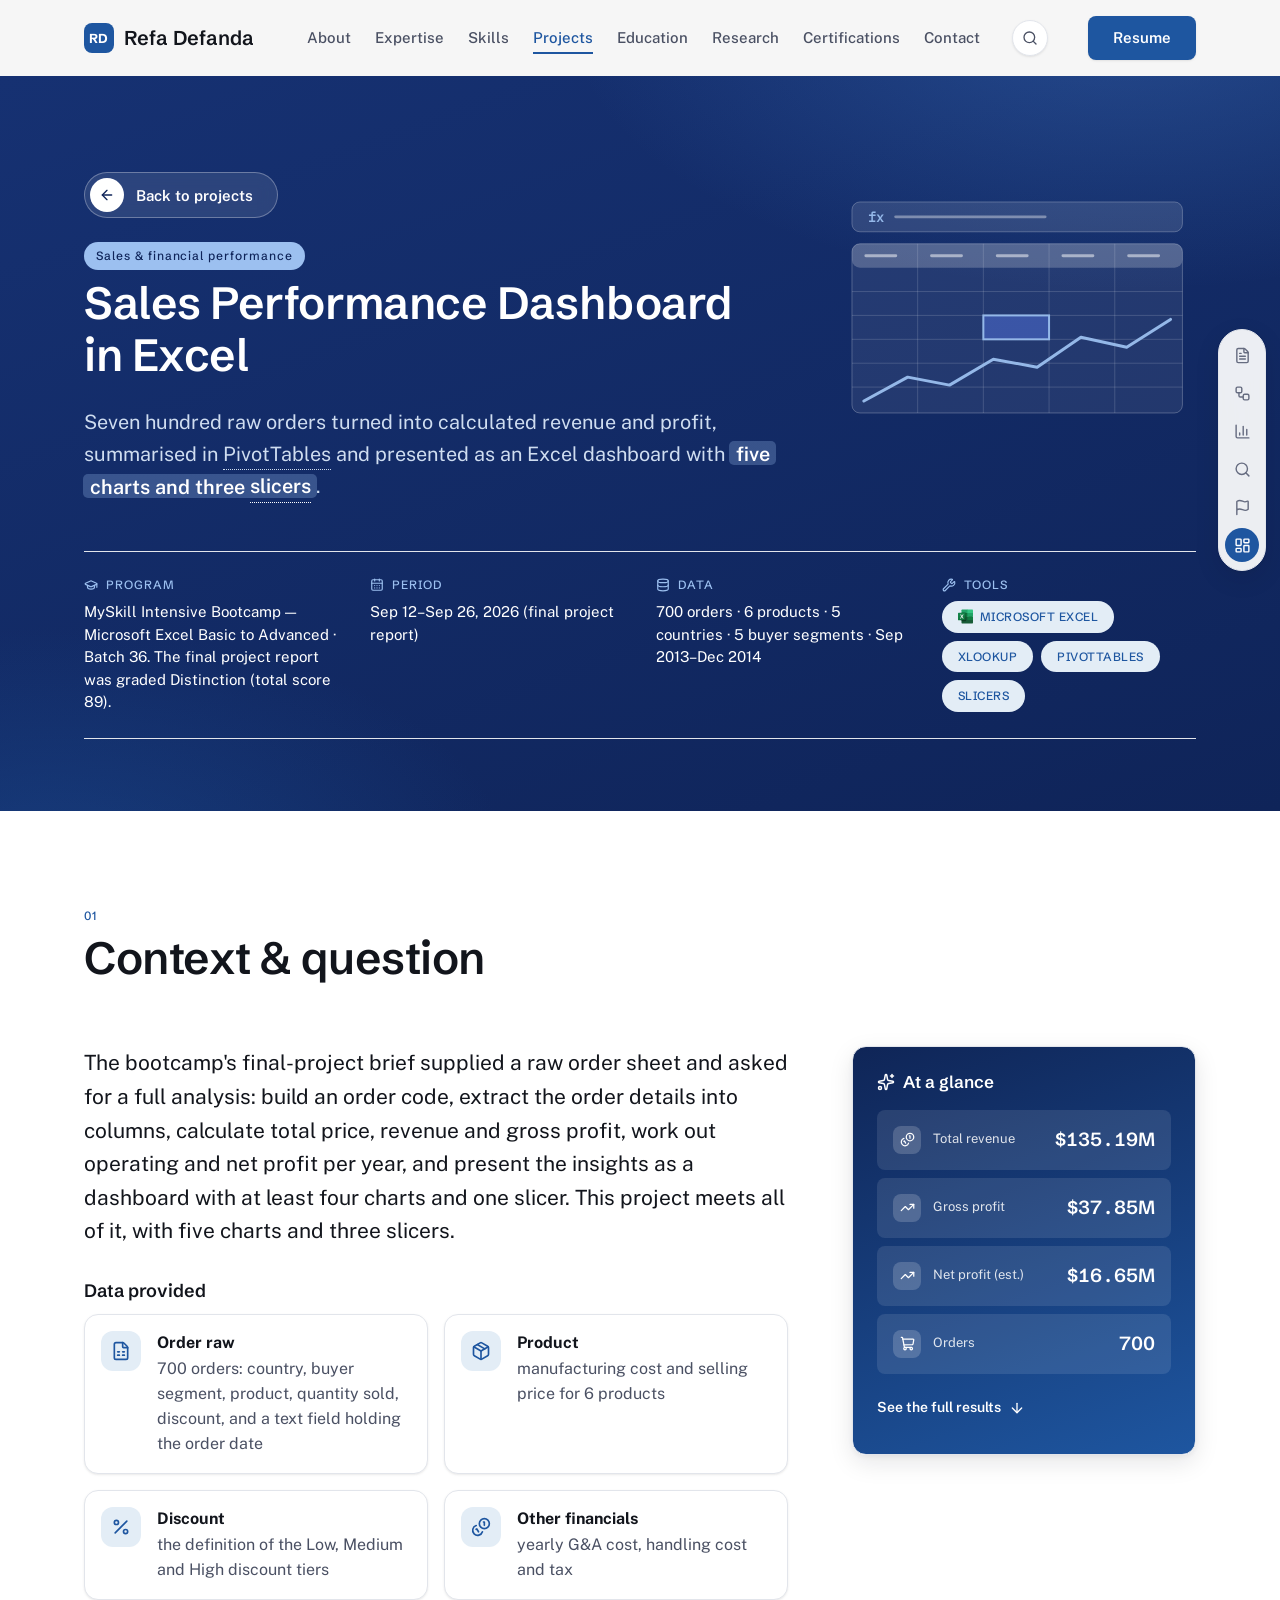
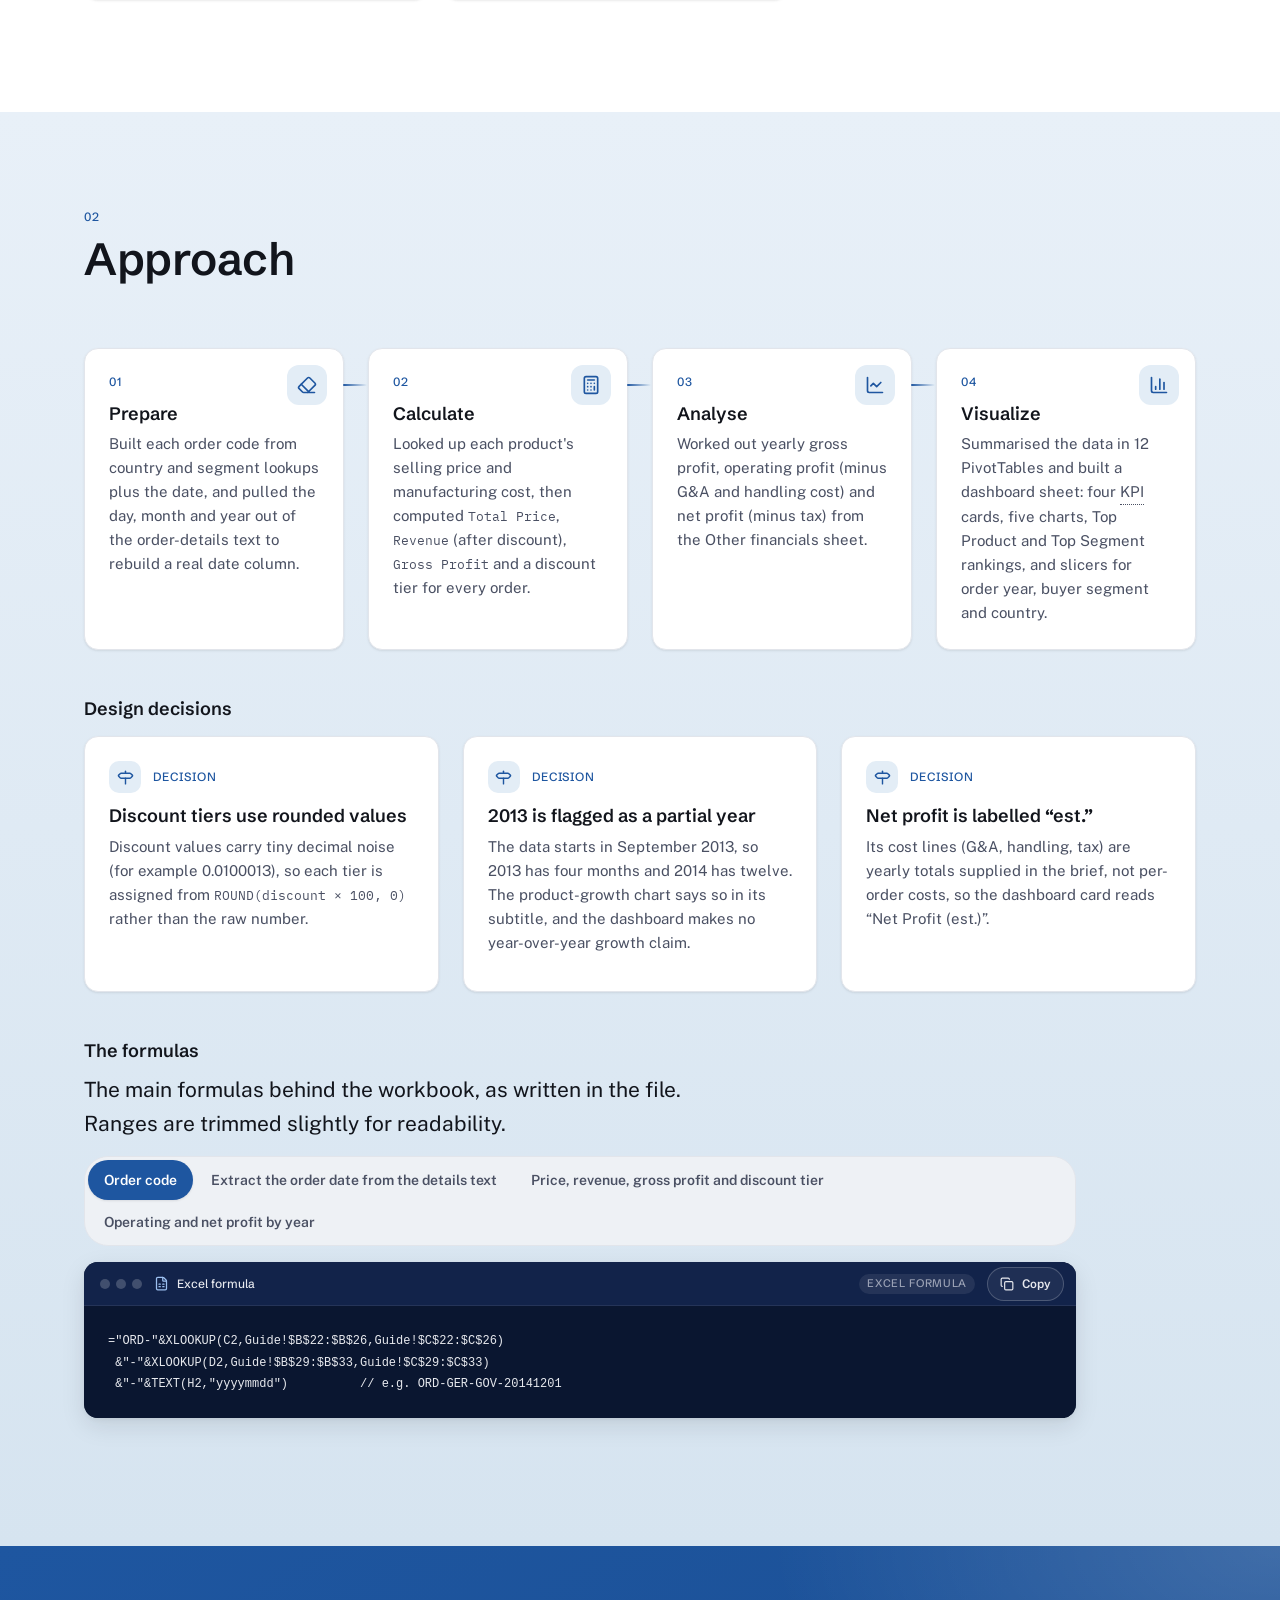
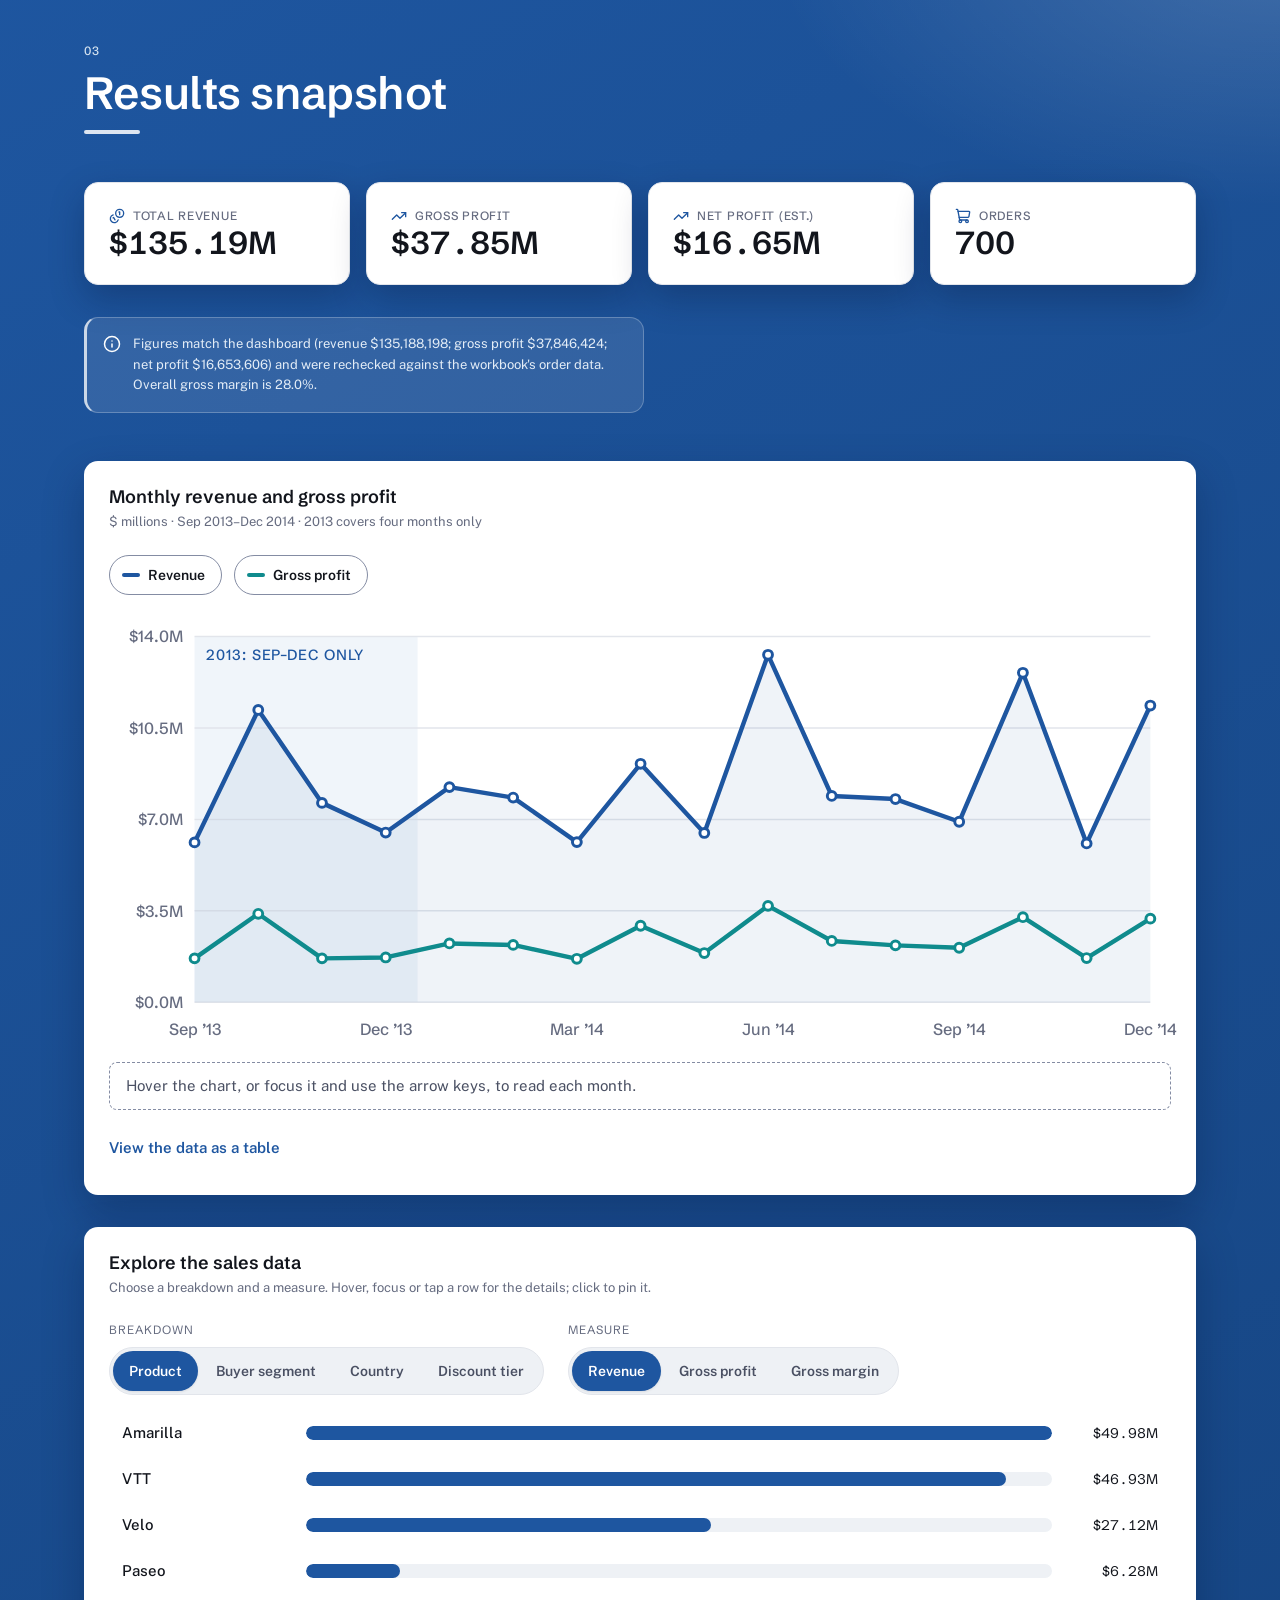
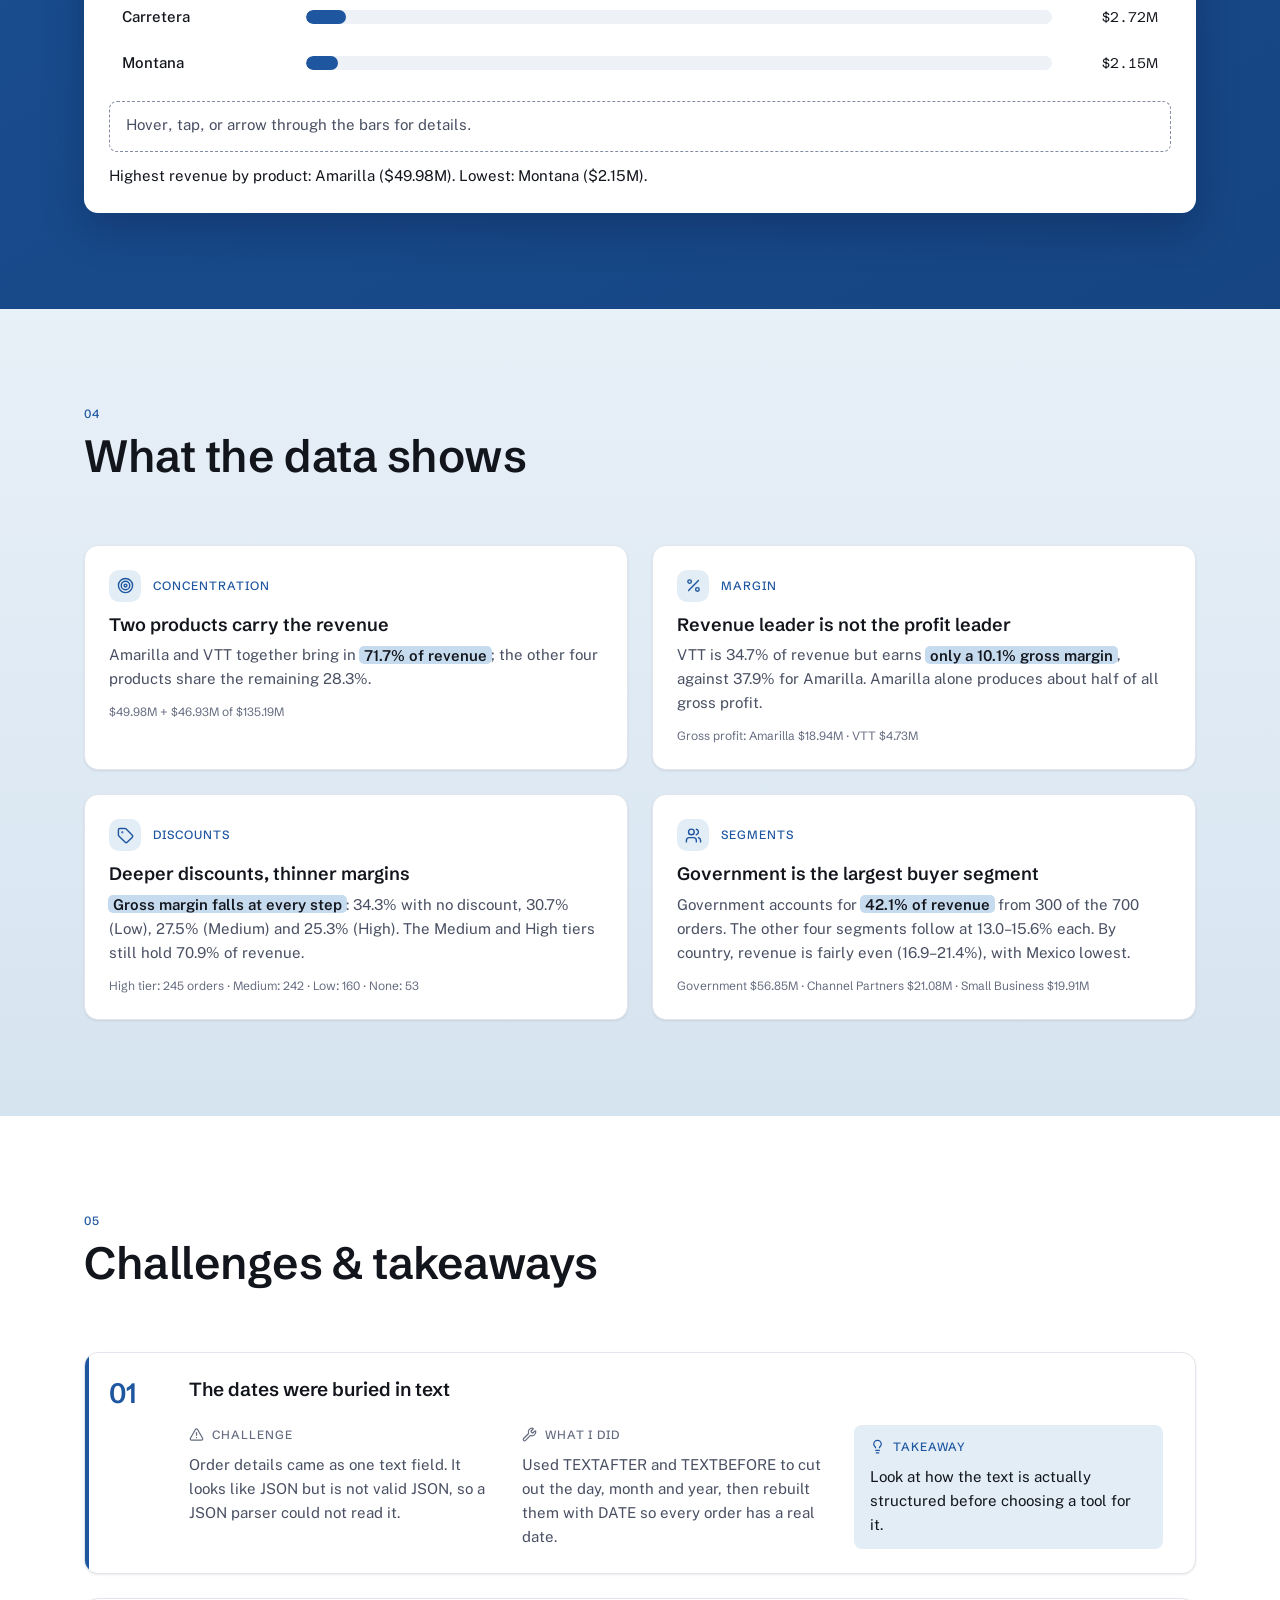
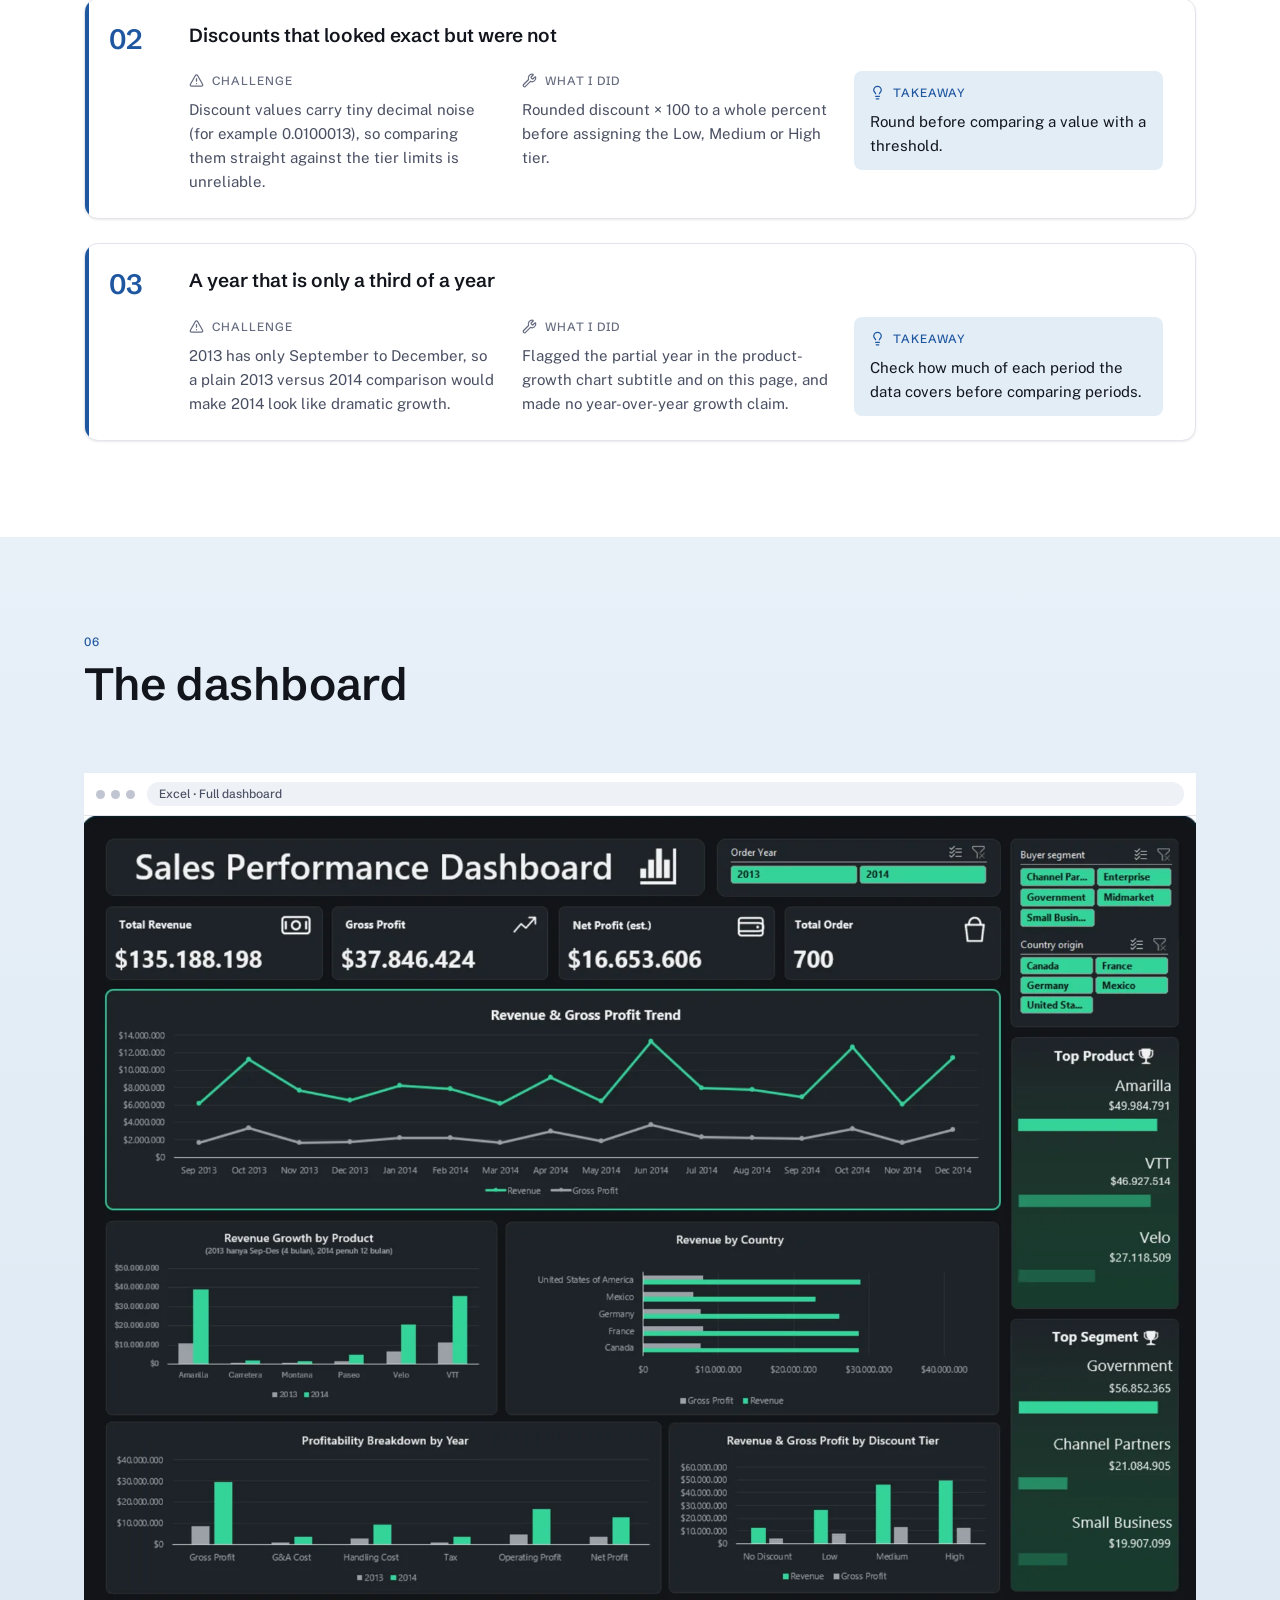
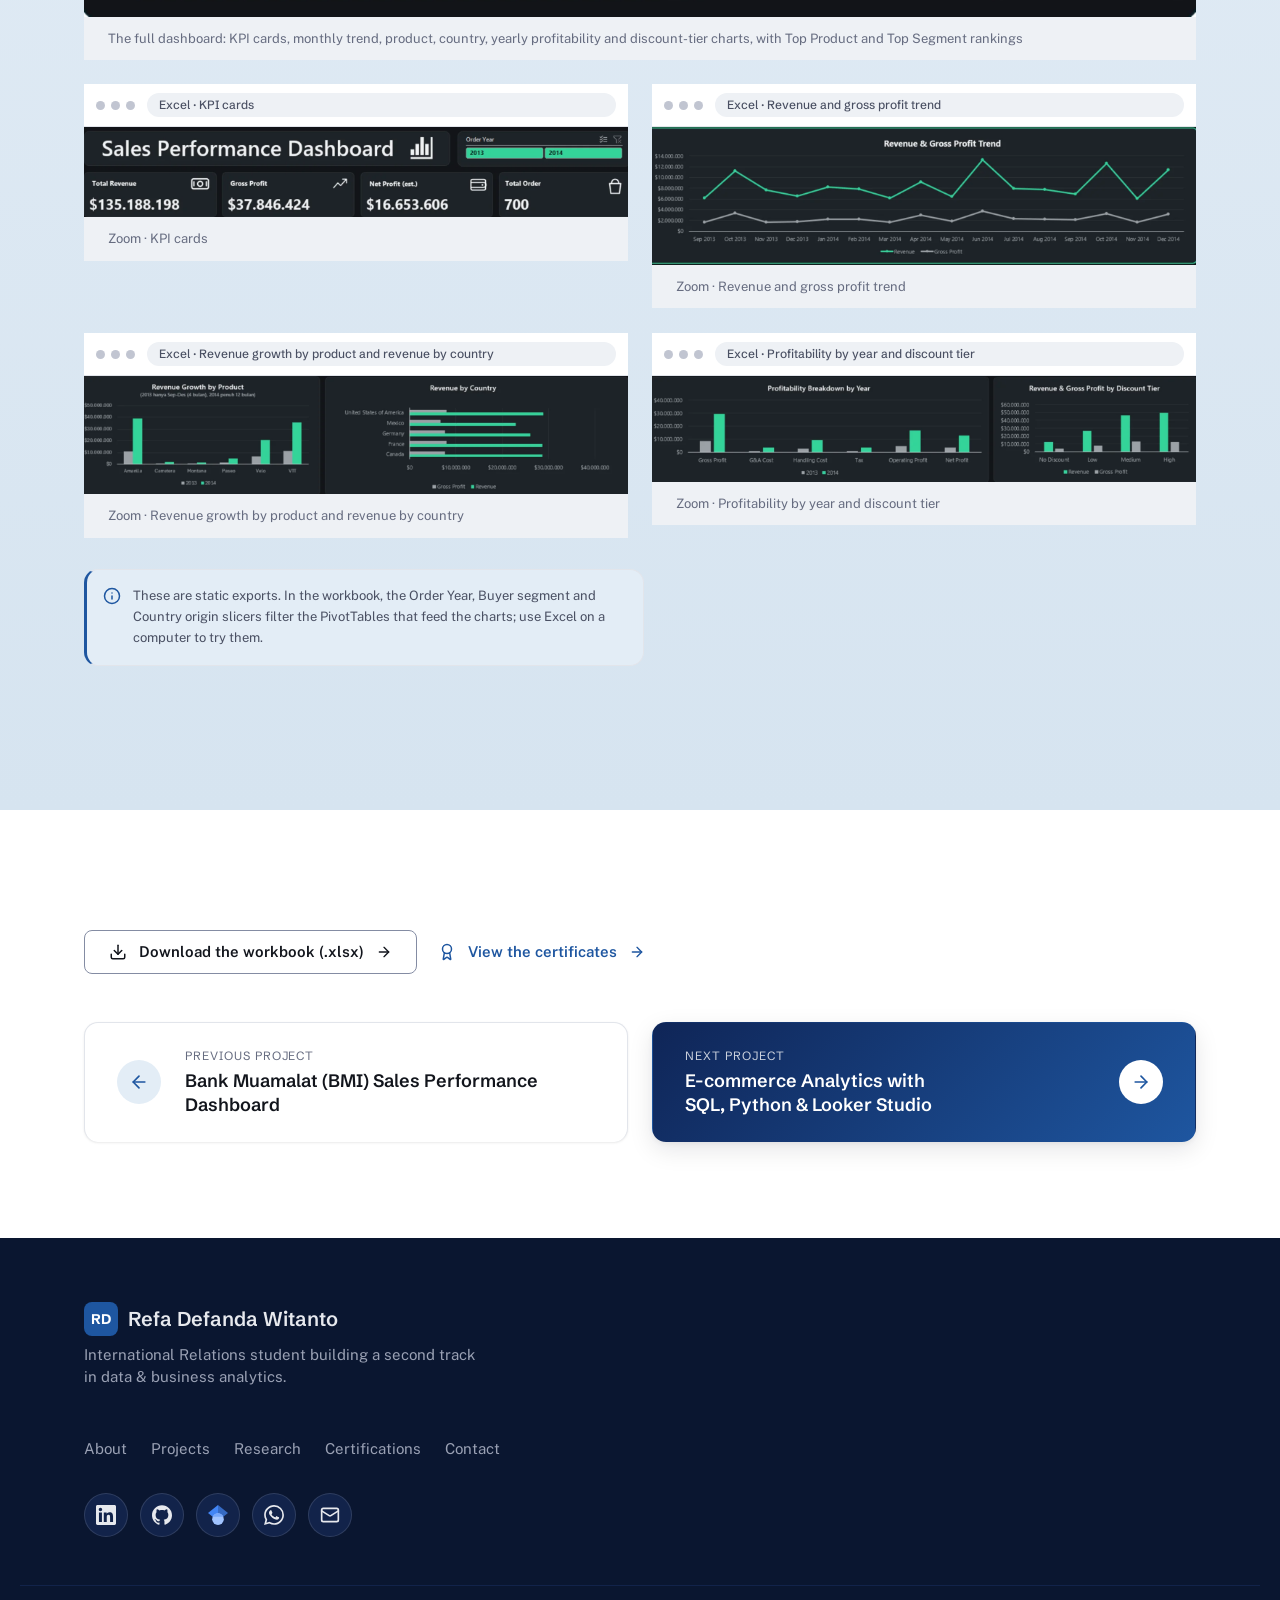
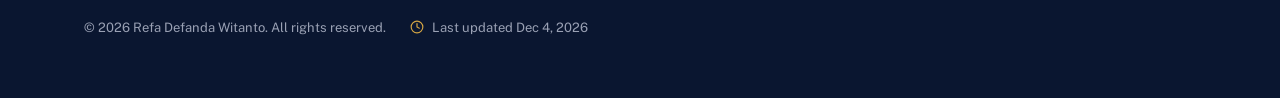
<file: case-studies/excel-sales-dashboard.html>
<!DOCTYPE html>
<html lang="en">
<head>
  <meta charset="UTF-8">
  <meta name="viewport" content="width=device-width, initial-scale=1.0">
  <title>Sales Performance Dashboard in Excel — Case Study | Refa Defanda Witanto</title>
  <meta name="description" content="Case study: seven hundred raw orders turned into calculated revenue and profit, summarised in PivotTables and presented as an Excel dashboard with five charts and three slicers.">
  <meta name="theme-color" content="#1E56A0">
  <link rel="canonical" href="https://yaklut.github.io/portfolio/case-studies/excel-sales-dashboard.html">
  <meta property="og:type" content="article">
  <meta property="og:site_name" content="Refa Defanda Witanto">
  <meta property="og:url" content="https://yaklut.github.io/portfolio/case-studies/excel-sales-dashboard.html">
  <meta property="og:title" content="Sales Performance Dashboard in Excel">
  <meta property="og:description" content="Case study: seven hundred raw orders turned into calculated revenue and profit, summarised in PivotTables and presented as an Excel dashboard with five charts and three slicers.">
  <meta property="og:image" content="https://yaklut.github.io/portfolio/assets/images/social/og-excel-sales-dashboard.jpg">
  <meta property="og:image:width" content="1200">
  <meta property="og:image:height" content="630">
  <meta property="og:image:alt" content="Dashboard from the case study: Sales Performance Dashboard in Excel">
  <meta name="twitter:card" content="summary_large_image">
  <meta name="twitter:title" content="Sales Performance Dashboard in Excel">
  <meta name="twitter:description" content="Case study: seven hundred raw orders turned into calculated revenue and profit, summarised in PivotTables and presented as an Excel dashboard with five charts and three slicers.">
  <meta name="twitter:image" content="https://yaklut.github.io/portfolio/assets/images/social/og-excel-sales-dashboard.jpg">

  <link rel="icon" href="../favicon.ico" sizes="any">
  <link rel="icon" href="../assets/images/icons/favicon-32x32.png" type="image/png" sizes="32x32">
  <link rel="icon" href="../assets/images/icons/favicon-16x16.png" type="image/png" sizes="16x16">
  <link rel="apple-touch-icon" href="../assets/images/icons/apple-touch-icon.png">

  <link rel="preload" href="../assets/fonts/schibsted-grotesk-latin-wght-normal.woff2" as="font" type="font/woff2" crossorigin>
  <link rel="preload" href="../assets/fonts/public-sans-latin-wght-normal.woff2" as="font" type="font/woff2" crossorigin>
  <link rel="stylesheet" href="../assets/css/styles.css">
  <link rel="stylesheet" href="../assets/css/motion.css">
  <link rel="stylesheet" href="../assets/css/expressive.css">
  <link rel="stylesheet" href="../assets/css/case-study.css">
  <link rel="stylesheet" href="../assets/css/transitions.css">
  <link rel="stylesheet" href="../assets/css/bands.css">
  <link rel="stylesheet" href="../assets/css/cs-polish.css">
  <link rel="stylesheet" href="../assets/css/extras.css">
  <link rel="stylesheet" href="../assets/css/interactions.css">
</head>
<body class="cs-page">

  <a class="skip-link" href="#main-content">Skip to main content</a>

  <header class="site-header">
    <nav class="navbar" aria-label="Primary">
      <a class="navbar__wordmark" href="../index.html#hero"><span class="wordmark__mark" aria-hidden="true">RD</span><span>Refa Defanda</span></a>

      <button type="button" class="nav-toggle" aria-expanded="false" aria-controls="primary-navigation" aria-label="Open menu">
        <span class="nav-toggle__bar" aria-hidden="true"></span>
        <span class="nav-toggle__bar" aria-hidden="true"></span>
        <span class="nav-toggle__bar" aria-hidden="true"></span>
      </button>

      <div id="primary-navigation" class="nav-panel">
        <ul class="nav-list">
          <li><a class="nav-link" href="../index.html#about">About</a></li>
          <li><a class="nav-link" href="../index.html#expertise">Expertise</a></li>
          <li><a class="nav-link" href="../index.html#skills">Skills</a></li>
          <li><a class="nav-link is-active" href="../index.html#projects" aria-current="true">Projects</a></li>
          <li><a class="nav-link" href="../index.html#education">Education</a></li>
          <li><a class="nav-link" href="../index.html#research">Research</a></li>
          <li><a class="nav-link" href="../index.html#certifications">Certifications</a></li>
          <li><a class="nav-link" href="../index.html#contact">Contact</a></li>
        </ul>
        <button type="button" class="nav-search-btn" id="cmdk-trigger" aria-label="Jump to a section" aria-haspopup="dialog" aria-keyshortcuts="Control+K Meta+K">
          <svg viewBox="0 0 24 24" fill="none" stroke="currentColor" stroke-width="2" stroke-linecap="round" stroke-linejoin="round" aria-hidden="true"><circle cx="11" cy="11" r="8"></circle><line x1="21" y1="21" x2="16.65" y2="16.65"></line></svg>
          <kbd class="nav-search-btn__hint" aria-hidden="true">Ctrl K</kbd>
        </button>
        <a class="nav-cta btn btn--primary" href="../index.html#resume">Resume</a>
      </div>
    </nav>
    <div class="scroll-progress" aria-hidden="true"></div>
  </header>

  <main id="main-content">

    <section class="cs-hero" aria-labelledby="cs-title">
      <div class="cs-hero__inner">
        <svg class="cs-hero__art cs-hero__art--sheet" viewBox="0 0 360 240" fill="none" aria-hidden="true" focusable="false">
  <g class="art-rise" style="--d:100ms"><rect x="14" y="14" width="332" height="30" rx="8" fill="rgba(255,255,255,.12)" stroke="rgba(255,255,255,.26)"/><text x="30" y="34" font-family="IBM Plex Mono, monospace" font-size="13" font-weight="600" fill="#9CC0F0">fx</text><path d="M58 29h150" stroke="rgba(255,255,255,.4)" stroke-width="3" stroke-linecap="round"/></g>
  <g class="art-rise" style="--d:250ms"><rect x="14" y="56" width="332" height="170" rx="8" fill="rgba(255,255,255,.08)" stroke="rgba(255,255,255,.26)"/>
    <rect x="14" y="56" width="332" height="24" rx="8" fill="rgba(255,255,255,.22)"/>
    <g stroke="rgba(255,255,255,.16)"><path d="M14 104h332M14 128h332M14 152h332M14 176h332M14 200h332"/><path d="M80 56v170M146 56v170M212 56v170M278 56v170"/></g>
    <path d="M28 68h30M94 68h30M160 68h30M226 68h30M292 68h30" stroke="rgba(255,255,255,.55)" stroke-width="3" stroke-linecap="round"/>
    <rect x="146" y="128" width="66" height="24" fill="rgba(91,124,240,.45)" stroke="#9CC0F0" stroke-width="2"/>
  </g>
  <path class="art-draw" style="--d:900ms" pathLength="1" d="M26 214 L70 190 L112 198 L156 172 L200 180 L244 150 L290 160 L334 132" stroke="#9CC0F0" stroke-width="3" stroke-linecap="round" stroke-linejoin="round"/>
</svg>
        <div><a class="cs-back" href="../index.html#projects"><span class="cs-back__icon"><svg viewBox="0 0 24 24" fill="none" stroke="currentColor" stroke-width="2" stroke-linecap="round" stroke-linejoin="round" aria-hidden="true" focusable="false"><path d="m12 19-7-7 7-7" /> <path d="M19 12H5" /></svg></span><span class="cs-back__label">Back to projects</span></a></div>
        <p class="project__sector">Sales &amp; financial performance</p>
        <h1 id="cs-title" class="cs-title">Sales Performance Dashboard in Excel</h1>
        <p class="cs-summary">Seven hundred raw orders turned into calculated revenue and profit, summarised in PivotTables and presented as an Excel dashboard with <mark>five charts and three slicers</mark>.</p>
        <dl class="cs-meta">
          <div><dt><span class="cs-ico-inline"><svg viewBox="0 0 24 24" fill="none" stroke="currentColor" stroke-width="2" stroke-linecap="round" stroke-linejoin="round" aria-hidden="true" focusable="false"><path d="M21.42 10.922a1 1 0 0 0-.019-1.838L12.83 5.18a2 2 0 0 0-1.66 0L2.6 9.08a1 1 0 0 0 0 1.832l8.57 3.908a2 2 0 0 0 1.66 0z" /> <path d="M22 10v6" /> <path d="M6 12.5V16a6 3 0 0 0 12 0v-3.5" /></svg></span>Program</dt><dd>MySkill Intensive Bootcamp — Microsoft Excel Basic to Advanced · Batch 36. The final project report was graded Distinction (total score 89).</dd></div>
          <div><dt><span class="cs-ico-inline"><svg viewBox="0 0 24 24" fill="none" stroke="currentColor" stroke-width="2" stroke-linecap="round" stroke-linejoin="round" aria-hidden="true" focusable="false"><path d="M8 2v3" /> <path d="M16 2v3" /> <rect x="3" y="3" width="18" height="18" rx="2" /> <path d="M3 9h18" /> <path d="M8 13h.01" /> <path d="M12 13h.01" /> <path d="M16 13h.01" /> <path d="M8 17h.01" /> <path d="M12 17h.01" /> <path d="M16 17h.01" /></svg></span>Period</dt><dd><time datetime="2026-09-12">Sep 12</time>–<time datetime="2026-09-26">Sep 26, 2026</time> (final project report)</dd></div>
          <div><dt><span class="cs-ico-inline"><svg viewBox="0 0 24 24" fill="none" stroke="currentColor" stroke-width="2" stroke-linecap="round" stroke-linejoin="round" aria-hidden="true" focusable="false"><ellipse cx="12" cy="5" rx="9" ry="3" /> <path d="M3 5V19A9 3 0 0 0 21 19V5" /> <path d="M3 12A9 3 0 0 0 21 12" /></svg></span>Data</dt><dd>700 orders · 6 products · 5 countries · 5 buyer segments · Sep 2013–Dec 2014</dd></div>
          <div><dt><span class="cs-ico-inline"><svg viewBox="0 0 24 24" fill="none" stroke="currentColor" stroke-width="2" stroke-linecap="round" stroke-linejoin="round" aria-hidden="true" focusable="false"><path d="M14.7 6.3a1 1 0 0 0 0 1.4l1.6 1.6a1 1 0 0 0 1.4 0l3.106-3.105c.32-.322.863-.22.983.218a6 6 0 0 1-8.259 7.057l-7.91 7.91a1 1 0 0 1-2.999-3l7.91-7.91a6 6 0 0 1 7.057-8.259c.438.12.54.662.219.984z" /></svg></span>Tools</dt><dd><ul class="tool-chips" aria-label="Tools used"><li class="chip chip--logo"><svg class="tool-logo" viewBox="0 0 2289.75 2130" aria-hidden="true" focusable="false"><path fill="#185C37" d="M1437.75,1011.75L532.5,852v1180.393c0,53.907,43.7,97.607,97.607,97.607l0,0h1562.036 c53.907,0,97.607-43.7,97.607-97.607l0,0V1597.5L1437.75,1011.75z"/><path fill="#21A366" d="M1437.75,0H630.107C576.2,0,532.5,43.7,532.5,97.607c0,0,0,0,0,0V532.5l905.25,532.5L1917,1224.75 L2289.75,1065V532.5L1437.75,0z"/><path fill="#107C41" d="M532.5,532.5h905.25V1065H532.5V532.5z"/><path opacity="0.1" d="M1180.393,426H532.5v1331.25h647.893c53.834-0.175,97.432-43.773,97.607-97.607 V523.607C1277.825,469.773,1234.227,426.175,1180.393,426z"/><path opacity="0.2" d="M1127.143,479.25H532.5V1810.5h594.643 c53.834-0.175,97.432-43.773,97.607-97.607V576.857C1224.575,523.023,1180.977,479.425,1127.143,479.25z"/><path opacity="0.2" d="M1127.143,479.25H532.5V1704h594.643c53.834-0.175,97.432-43.773,97.607-97.607 V576.857C1224.575,523.023,1180.977,479.425,1127.143,479.25z"/><path opacity="0.2" d="M1073.893,479.25H532.5V1704h541.393c53.834-0.175,97.432-43.773,97.607-97.607 V576.857C1171.325,523.023,1127.727,479.425,1073.893,479.25z"/><linearGradient id="excelGradChip3" gradientUnits="userSpaceOnUse" x1="203.5132" y1="1729.0183" x2="967.9868" y2="404.9817" gradientTransform="matrix(1 0 0 -1 0 2132)"><stop offset="0" style="stop-color:#18884F"/><stop offset="0.5" style="stop-color:#117E43"/><stop offset="1" style="stop-color:#0B6631"/></linearGradient><path fill="url(#excelGradChip3)" d="M97.607,479.25h976.285c53.907,0,97.607,43.7,97.607,97.607v976.285 c0,53.907-43.7,97.607-97.607,97.607H97.607C43.7,1650.75,0,1607.05,0,1553.143V576.857C0,522.95,43.7,479.25,97.607,479.25z"/><path fill="#FFFFFF" d="M302.3,1382.264l205.332-318.169L319.5,747.683h151.336l102.666,202.35 c9.479,19.223,15.975,33.494,19.49,42.919h1.331c6.745-15.336,13.845-30.228,21.3-44.677L725.371,747.79h138.929l-192.925,314.548 L869.2,1382.263H721.378L602.79,1160.158c-5.586-9.45-10.326-19.376-14.164-29.66h-1.757c-3.474,10.075-8.083,19.722-13.739,28.755 l-122.102,223.011H302.3z"/><path fill="#33C481" d="M2192.143,0H1437.75v532.5h852V97.607C2289.75,43.7,2246.05,0,2192.143,0L2192.143,0z"/><path fill="#107C41" d="M1437.75,1065h852v532.5h-852V1065z"/></svg>Microsoft Excel</li><li class="chip">XLOOKUP</li><li class="chip">PivotTables</li><li class="chip">Slicers</li></ul></dd></div>
        </dl>
      </div>
    </section>

    <section id="context" aria-labelledby="context-heading">
      <div class="section-heading reveal">
        <span class="section-eyebrow" aria-hidden="true">01</span>
        <h2 id="context-heading" class="section-title">Context &amp; question</h2>
      </div>
      <div class="cs-body">
        <div class="cs-prose reveal">
          <p>The bootcamp's final-project brief supplied a raw order sheet and asked for a full analysis: build an order code, extract the order details into columns, calculate total price, revenue and gross profit, work out operating and net profit per year, and present the insights as a dashboard with at least four charts and one slicer. This project meets all of it, with five charts and three slicers.</p>
          <h3>Data provided</h3>
          <ul class="cs-list">
            <li><span class="cs-ico"><svg viewBox="0 0 24 24" fill="none" stroke="currentColor" stroke-width="2" stroke-linecap="round" stroke-linejoin="round" aria-hidden="true" focusable="false"><path d="M6 22a2 2 0 0 1-2-2V4a2 2 0 0 1 2-2h8a2.4 2.4 0 0 1 1.704.706l3.588 3.588A2.4 2.4 0 0 1 20 8v12a2 2 0 0 1-2 2z" /> <path d="M14 2v5a1 1 0 0 0 1 1h5" /> <path d="M8 13h2" /> <path d="M14 13h2" /> <path d="M8 17h2" /> <path d="M14 17h2" /></svg></span><span><strong>Order raw</strong>700 orders: country, buyer segment, product, quantity sold, discount, and a text field holding the order date</span></li>
            <li><span class="cs-ico"><svg viewBox="0 0 24 24" fill="none" stroke="currentColor" stroke-width="2" stroke-linecap="round" stroke-linejoin="round" aria-hidden="true" focusable="false"><path d="M11 21.73a2 2 0 0 0 2 0l7-4A2 2 0 0 0 21 16V8a2 2 0 0 0-1-1.73l-7-4a2 2 0 0 0-2 0l-7 4A2 2 0 0 0 3 8v8a2 2 0 0 0 1 1.73z" /> <path d="M12 22V12" /> <polyline points="3.29 7 12 12 20.71 7" /> <path d="m7.5 4.27 9 5.15" /></svg></span><span><strong>Product</strong>manufacturing cost and selling price for 6 products</span></li>
            <li><span class="cs-ico"><svg viewBox="0 0 24 24" fill="none" stroke="currentColor" stroke-width="2" stroke-linecap="round" stroke-linejoin="round" aria-hidden="true" focusable="false"><line x1="19" x2="5" y1="5" y2="19" /> <circle cx="6.5" cy="6.5" r="2.5" /> <circle cx="17.5" cy="17.5" r="2.5" /></svg></span><span><strong>Discount</strong>the definition of the Low, Medium and High discount tiers</span></li>
            <li><span class="cs-ico"><svg viewBox="0 0 24 24" fill="none" stroke="currentColor" stroke-width="2" stroke-linecap="round" stroke-linejoin="round" aria-hidden="true" focusable="false"><path d="M13.744 17.736a6 6 0 1 1-7.48-7.48" /> <path d="M15 6h1v4" /> <path d="m6.134 14.768.866-.5 2 3.464" /> <circle cx="16" cy="8" r="6" /></svg></span><span><strong>Other financials</strong>yearly G&amp;A cost, handling cost and tax</span></li>
          </ul>
        </div>
        <aside class="cs-glance reveal" aria-labelledby="glance-title">
          <h3 id="glance-title" class="cs-glance__title"><svg viewBox="0 0 24 24" fill="none" stroke="currentColor" stroke-width="2" stroke-linecap="round" stroke-linejoin="round" aria-hidden="true" focusable="false"><path d="M11.017 2.814a1 1 0 0 1 1.966 0l1.051 5.558a2 2 0 0 0 1.594 1.594l5.558 1.051a1 1 0 0 1 0 1.966l-5.558 1.051a2 2 0 0 0-1.594 1.594l-1.051 5.558a1 1 0 0 1-1.966 0l-1.051-5.558a2 2 0 0 0-1.594-1.594l-5.558-1.051a1 1 0 0 1 0-1.966l5.558-1.051a2 2 0 0 0 1.594-1.594z" /> <path d="M20 2v4" /> <path d="M22 4h-4" /> <circle cx="4" cy="20" r="2" /></svg>At a glance</h3>
          <dl class="cs-glance__grid"><div class="cs-glance__item"><dt><span class="cs-ico"><svg viewBox="0 0 24 24" fill="none" stroke="currentColor" stroke-width="2" stroke-linecap="round" stroke-linejoin="round" aria-hidden="true" focusable="false"><path d="M13.744 17.736a6 6 0 1 1-7.48-7.48" /> <path d="M15 6h1v4" /> <path d="m6.134 14.768.866-.5 2 3.464" /> <circle cx="16" cy="8" r="6" /></svg></span>Total revenue</dt><dd>$135.19M</dd></div><div class="cs-glance__item"><dt><span class="cs-ico"><svg viewBox="0 0 24 24" fill="none" stroke="currentColor" stroke-width="2" stroke-linecap="round" stroke-linejoin="round" aria-hidden="true" focusable="false"><path d="M16 7h6v6" /> <path d="m22 7-8.5 8.5-5-5L2 17" /></svg></span>Gross profit</dt><dd>$37.85M</dd></div><div class="cs-glance__item"><dt><span class="cs-ico"><svg viewBox="0 0 24 24" fill="none" stroke="currentColor" stroke-width="2" stroke-linecap="round" stroke-linejoin="round" aria-hidden="true" focusable="false"><path d="M16 7h6v6" /> <path d="m22 7-8.5 8.5-5-5L2 17" /></svg></span>Net profit (est.)</dt><dd>$16.65M</dd></div><div class="cs-glance__item"><dt><span class="cs-ico"><svg viewBox="0 0 24 24" fill="none" stroke="currentColor" stroke-width="2" stroke-linecap="round" stroke-linejoin="round" aria-hidden="true" focusable="false"><path d="m2.05 2.05 1.099-.028a1 1 0 0 1 1.008.815l2.69 14.347A1 1 0 0 0 7.83 18H18" /> <path d="M4.563 5h16.435a1 1 0 0 1 .981 1.204l-1.026 6.226A2 2 0 0 1 18.962 14H6.25" /> <circle cx="18" cy="20" r="2" /> <circle cx="8" cy="20" r="2" /></svg></span>Orders</dt><dd>700</dd></div></dl>
          <a class="cs-glance__link" href="#results">See the full results <svg viewBox="0 0 24 24" fill="none" stroke="currentColor" stroke-width="2" stroke-linecap="round" stroke-linejoin="round" aria-hidden="true" focusable="false"><path d="M12 5v14" /> <path d="m19 12-7 7-7-7" /></svg></a>
        </aside>
      </div>
    </section>

    <section id="approach" aria-labelledby="approach-heading">
      <div class="section-heading reveal">
        <span class="section-eyebrow" aria-hidden="true">02</span>
        <h2 id="approach-heading" class="section-title">Approach</h2>
      </div>
      <div class="cs-body">
        <ol class="cs-steps cs-steps--4">
          <li class="card reveal"><span class="cs-ico"><svg viewBox="0 0 24 24" fill="none" stroke="currentColor" stroke-width="2" stroke-linecap="round" stroke-linejoin="round" aria-hidden="true" focusable="false"><path d="M21 21H8a2 2 0 0 1-1.42-.587l-3.994-3.999a2 2 0 0 1 0-2.828l10-10a2 2 0 0 1 2.829 0l5.999 6a2 2 0 0 1 0 2.828L12.834 21" /> <path d="m5.082 11.09 8.828 8.828" /></svg></span><h3>Prepare</h3><p>Built each order code from country and segment lookups plus the date, and pulled the day, month and year out of the order-details text to rebuild a real date column.</p></li>
          <li class="card reveal"><span class="cs-ico"><svg viewBox="0 0 24 24" fill="none" stroke="currentColor" stroke-width="2" stroke-linecap="round" stroke-linejoin="round" aria-hidden="true" focusable="false"><rect width="16" height="20" x="4" y="2" rx="2" /> <line x1="8" x2="16" y1="6" y2="6" /> <line x1="16" x2="16" y1="14" y2="18" /> <path d="M16 10h.01" /> <path d="M12 10h.01" /> <path d="M8 10h.01" /> <path d="M12 14h.01" /> <path d="M8 14h.01" /> <path d="M12 18h.01" /> <path d="M8 18h.01" /></svg></span><h3>Calculate</h3><p>Looked up each product's selling price and manufacturing cost, then computed <span class="cs-code">Total Price</span>, <span class="cs-code">Revenue</span> (after discount), <span class="cs-code">Gross Profit</span> and a discount tier for every order.</p></li>
          <li class="card reveal"><span class="cs-ico"><svg viewBox="0 0 24 24" fill="none" stroke="currentColor" stroke-width="2" stroke-linecap="round" stroke-linejoin="round" aria-hidden="true" focusable="false"><path d="M3 3v16a2 2 0 0 0 2 2h16" /> <path d="m19 9-5 5-4-4-3 3" /></svg></span><h3>Analyse</h3><p>Worked out yearly gross profit, operating profit (minus G&amp;A and handling cost) and net profit (minus tax) from the Other financials sheet.</p></li>
          <li class="card reveal"><span class="cs-ico"><svg viewBox="0 0 24 24" fill="none" stroke="currentColor" stroke-width="2" stroke-linecap="round" stroke-linejoin="round" aria-hidden="true" focusable="false"><path d="M3 3v16a2 2 0 0 0 2 2h16" /> <path d="M18 17V9" /> <path d="M13 17V5" /> <path d="M8 17v-3" /></svg></span><h3>Visualize</h3><p>Summarised the data in 12 PivotTables and built a dashboard sheet: four KPI cards, five charts, Top Product and Top Segment rankings, and slicers for order year, buyer segment and country.</p></li>
        </ol>

        <div class="cs-prose reveal">
          <h3>Design decisions</h3>
        </div>
        <ul class="cs-cards cs-cards--3">
          <li class="card reveal"><span class="cs-tag"><span class="cs-ico"><svg viewBox="0 0 24 24" fill="none" stroke="currentColor" stroke-width="2" stroke-linecap="round" stroke-linejoin="round" aria-hidden="true" focusable="false"><path d="M12 13v8" /> <path d="M12 3v3" /> <path d="M2.354 10.354a1.207 1.207 0 0 1 0-1.708l2.06-2.06A2 2 0 0 1 5.828 6h12.344a2 2 0 0 1 1.414.586l2.06 2.06a1.207 1.207 0 0 1 0 1.708l-2.06 2.06a2 2 0 0 1-1.414.586H5.828a2 2 0 0 1-1.414-.586z" /></svg></span>Decision</span><h3>Discount tiers use rounded values</h3><p>Discount values carry tiny decimal noise (for example 0.0100013), so each tier is assigned from <span class="cs-code">ROUND(discount × 100, 0)</span> rather than the raw number.</p></li>
          <li class="card reveal"><span class="cs-tag"><span class="cs-ico"><svg viewBox="0 0 24 24" fill="none" stroke="currentColor" stroke-width="2" stroke-linecap="round" stroke-linejoin="round" aria-hidden="true" focusable="false"><path d="M12 13v8" /> <path d="M12 3v3" /> <path d="M2.354 10.354a1.207 1.207 0 0 1 0-1.708l2.06-2.06A2 2 0 0 1 5.828 6h12.344a2 2 0 0 1 1.414.586l2.06 2.06a1.207 1.207 0 0 1 0 1.708l-2.06 2.06a2 2 0 0 1-1.414.586H5.828a2 2 0 0 1-1.414-.586z" /></svg></span>Decision</span><h3>2013 is flagged as a partial year</h3><p>The data starts in September 2013, so 2013 has four months and 2014 has twelve. The product-growth chart says so in its subtitle, and the dashboard makes no year-over-year growth claim.</p></li>
          <li class="card reveal"><span class="cs-tag"><span class="cs-ico"><svg viewBox="0 0 24 24" fill="none" stroke="currentColor" stroke-width="2" stroke-linecap="round" stroke-linejoin="round" aria-hidden="true" focusable="false"><path d="M12 13v8" /> <path d="M12 3v3" /> <path d="M2.354 10.354a1.207 1.207 0 0 1 0-1.708l2.06-2.06A2 2 0 0 1 5.828 6h12.344a2 2 0 0 1 1.414.586l2.06 2.06a1.207 1.207 0 0 1 0 1.708l-2.06 2.06a2 2 0 0 1-1.414.586H5.828a2 2 0 0 1-1.414-.586z" /></svg></span>Decision</span><h3>Net profit is labelled “est.”</h3><p>Its cost lines (G&amp;A, handling, tax) are yearly totals supplied in the brief, not per-order costs, so the dashboard card reads “Net Profit (est.)”.</p></li>
        </ul>

        <div class="cs-prose reveal">
          <h3>The formulas</h3>
          <p>The main formulas behind the workbook, as written in the file. Ranges are trimmed slightly for readability.</p>
        </div>
        <div class="cs-sql reveal">
          <p class="cs-sql__label">Order code</p>
          <div class="cs-codewin"><div class="cs-codewin__bar"><span class="cs-codewin__dots"><i></i><i></i><i></i></span><span class="cs-codewin__file"><svg viewBox="0 0 24 24" fill="none" stroke="currentColor" stroke-width="2" stroke-linecap="round" stroke-linejoin="round" aria-hidden="true" focusable="false"><path d="M6 22a2 2 0 0 1-2-2V4a2 2 0 0 1 2-2h8a2.4 2.4 0 0 1 1.704.706l3.588 3.588A2.4 2.4 0 0 1 20 8v12a2 2 0 0 1-2 2z" /> <path d="M14 2v5a1 1 0 0 0 1 1h5" /> <path d="M8 13h2" /> <path d="M14 13h2" /> <path d="M8 17h2" /> <path d="M14 17h2" /></svg><span>Excel formula</span></span><span class="cs-codewin__lang">Excel formula</span><button type="button" class="cs-copy" data-copy><svg viewBox="0 0 24 24" fill="none" stroke="currentColor" stroke-width="2" stroke-linecap="round" stroke-linejoin="round" aria-hidden="true" focusable="false"><rect width="14" height="14" x="8" y="8" rx="2" ry="2" /> <path d="M4 16c-1.1 0-2-.9-2-2V4c0-1.1.9-2 2-2h10c1.1 0 2 .9 2 2" /></svg><span class="cs-copy__label">Copy</span></button><span class="cs-sr" role="status" aria-live="polite"></span></div><pre class="sql-code" tabindex="0" aria-label="Order code formula"><code>="ORD-"&amp;XLOOKUP(C2,Guide!$B$22:$B$26,Guide!$C$22:$C$26)
 &amp;"-"&amp;XLOOKUP(D2,Guide!$B$29:$B$33,Guide!$C$29:$C$33)
 &amp;"-"&amp;TEXT(H2,"yyyymmdd")          // e.g. ORD-GER-GOV-20141201</code></pre></div>
        </div>
        <div class="cs-sql reveal">
          <p class="cs-sql__label">Extract the order date from the details text</p>
          <div class="cs-codewin"><div class="cs-codewin__bar"><span class="cs-codewin__dots"><i></i><i></i><i></i></span><span class="cs-codewin__file"><svg viewBox="0 0 24 24" fill="none" stroke="currentColor" stroke-width="2" stroke-linecap="round" stroke-linejoin="round" aria-hidden="true" focusable="false"><path d="M6 22a2 2 0 0 1-2-2V4a2 2 0 0 1 2-2h8a2.4 2.4 0 0 1 1.704.706l3.588 3.588A2.4 2.4 0 0 1 20 8v12a2 2 0 0 1-2 2z" /> <path d="M14 2v5a1 1 0 0 0 1 1h5" /> <path d="M8 13h2" /> <path d="M14 13h2" /> <path d="M8 17h2" /> <path d="M14 17h2" /></svg><span>Excel formula</span></span><span class="cs-codewin__lang">Excel formula</span><button type="button" class="cs-copy" data-copy><svg viewBox="0 0 24 24" fill="none" stroke="currentColor" stroke-width="2" stroke-linecap="round" stroke-linejoin="round" aria-hidden="true" focusable="false"><rect width="14" height="14" x="8" y="8" rx="2" ry="2" /> <path d="M4 16c-1.1 0-2-.9-2-2V4c0-1.1.9-2 2-2h10c1.1 0 2 .9 2 2" /></svg><span class="cs-copy__label">Copy</span></button><span class="cs-sr" role="status" aria-live="polite"></span></div><pre class="sql-code" tabindex="0" aria-label="Order date extraction formula"><code>// Order details is plain text, not valid JSON, so day/month/year are cut out of it
=DATE( VALUE(TEXTBEFORE(TEXTAFTER(B2,"""year"": """),"""")),
       VALUE(TEXTBEFORE(TEXTAFTER(B2,"""month"": """),"""")),
       VALUE(TEXTBEFORE(TEXTAFTER(B2,"""date"": """),"""")) )</code></pre></div>
        </div>
        <div class="cs-sql reveal">
          <p class="cs-sql__label">Price, revenue, gross profit and discount tier</p>
          <div class="cs-codewin"><div class="cs-codewin__bar"><span class="cs-codewin__dots"><i></i><i></i><i></i></span><span class="cs-codewin__file"><svg viewBox="0 0 24 24" fill="none" stroke="currentColor" stroke-width="2" stroke-linecap="round" stroke-linejoin="round" aria-hidden="true" focusable="false"><path d="M6 22a2 2 0 0 1-2-2V4a2 2 0 0 1 2-2h8a2.4 2.4 0 0 1 1.704.706l3.588 3.588A2.4 2.4 0 0 1 20 8v12a2 2 0 0 1-2 2z" /> <path d="M14 2v5a1 1 0 0 0 1 1h5" /> <path d="M8 13h2" /> <path d="M14 13h2" /> <path d="M8 17h2" /> <path d="M14 17h2" /></svg><span>Excel formula</span></span><span class="cs-codewin__lang">Excel formula</span><button type="button" class="cs-copy" data-copy><svg viewBox="0 0 24 24" fill="none" stroke="currentColor" stroke-width="2" stroke-linecap="round" stroke-linejoin="round" aria-hidden="true" focusable="false"><rect width="14" height="14" x="8" y="8" rx="2" ry="2" /> <path d="M4 16c-1.1 0-2-.9-2-2V4c0-1.1.9-2 2-2h10c1.1 0 2 .9 2 2" /></svg><span class="cs-copy__label">Copy</span></button><span class="cs-sr" role="status" aria-live="polite"></span></div><pre class="sql-code" tabindex="0" aria-label="Revenue, gross profit and discount tier formulas"><code>Selling Price  =XLOOKUP(E2,Product!$A$2:$A$7,Product!$C$2:$C$7)
Total Price    =I2*F2
Revenue        =J2*(1-IF(G2="-",0,G2))
Gross Profit   =K2-(XLOOKUP(E2,Product!$A$2:$A$7,Product!$B$2:$B$7)*F2)
Discount Tier  =IFS(G2=0,"No Discount", ROUND(G2*100,0)&lt;=4,"Low",
                    ROUND(G2*100,0)&lt;=9,"Medium", ROUND(G2*100,0)&lt;=15,"High")</code></pre></div>
          <p class="cs-sql__caption">Revenue = total price − discount; gross profit = revenue − manufacturing cost × quantity.</p>
        </div>
        <div class="cs-sql reveal">
          <p class="cs-sql__label">Operating and net profit by year</p>
          <div class="cs-codewin"><div class="cs-codewin__bar"><span class="cs-codewin__dots"><i></i><i></i><i></i></span><span class="cs-codewin__file"><svg viewBox="0 0 24 24" fill="none" stroke="currentColor" stroke-width="2" stroke-linecap="round" stroke-linejoin="round" aria-hidden="true" focusable="false"><path d="M6 22a2 2 0 0 1-2-2V4a2 2 0 0 1 2-2h8a2.4 2.4 0 0 1 1.704.706l3.588 3.588A2.4 2.4 0 0 1 20 8v12a2 2 0 0 1-2 2z" /> <path d="M14 2v5a1 1 0 0 0 1 1h5" /> <path d="M8 13h2" /> <path d="M14 13h2" /> <path d="M8 17h2" /> <path d="M14 17h2" /></svg><span>Excel formula</span></span><span class="cs-codewin__lang">Excel formula</span><button type="button" class="cs-copy" data-copy><svg viewBox="0 0 24 24" fill="none" stroke="currentColor" stroke-width="2" stroke-linecap="round" stroke-linejoin="round" aria-hidden="true" focusable="false"><rect width="14" height="14" x="8" y="8" rx="2" ry="2" /> <path d="M4 16c-1.1 0-2-.9-2-2V4c0-1.1.9-2 2-2h10c1.1 0 2 .9 2 2" /></svg><span class="cs-copy__label">Copy</span></button><span class="cs-sr" role="status" aria-live="polite"></span></div><pre class="sql-code" tabindex="0" aria-label="Operating and net profit formulas"><code>// Other financials: yearly operating cost and net profit
Operating Profit (2013) =SUMPRODUCT((YEAR('Order raw'!H2:H701)=2013)*'Order raw'!L2:L701) - G&amp;A - Handling
Net Profit      (2013)  =Operating Profit - Tax</code></pre></div>
          <p class="cs-sql__caption">Operating profit = gross profit − G&amp;A − handling cost; net profit = operating profit − tax.</p>
        </div>
      </div>
    </section>

    <section id="results" aria-labelledby="results-heading">
      <div class="section-heading reveal">
        <span class="section-eyebrow" aria-hidden="true">03</span>
        <h2 id="results-heading" class="section-title">Results snapshot</h2>
      </div>
      <div class="cs-body">
        <dl class="cs-kpis reveal">
          <div class="stat"><dt class="stat-label"><span class="stat-ico"><svg viewBox="0 0 24 24" fill="none" stroke="currentColor" stroke-width="2" stroke-linecap="round" stroke-linejoin="round" aria-hidden="true" focusable="false"><path d="M13.744 17.736a6 6 0 1 1-7.48-7.48" /> <path d="M15 6h1v4" /> <path d="m6.134 14.768.866-.5 2 3.464" /> <circle cx="16" cy="8" r="6" /></svg></span>Total revenue</dt><dd class="stat-value">$135.19M</dd></div>
          <div class="stat"><dt class="stat-label"><span class="stat-ico"><svg viewBox="0 0 24 24" fill="none" stroke="currentColor" stroke-width="2" stroke-linecap="round" stroke-linejoin="round" aria-hidden="true" focusable="false"><path d="M16 7h6v6" /> <path d="m22 7-8.5 8.5-5-5L2 17" /></svg></span>Gross profit</dt><dd class="stat-value">$37.85M</dd></div>
          <div class="stat"><dt class="stat-label"><span class="stat-ico"><svg viewBox="0 0 24 24" fill="none" stroke="currentColor" stroke-width="2" stroke-linecap="round" stroke-linejoin="round" aria-hidden="true" focusable="false"><path d="M16 7h6v6" /> <path d="m22 7-8.5 8.5-5-5L2 17" /></svg></span>Net profit (est.)</dt><dd class="stat-value">$16.65M</dd></div>
          <div class="stat"><dt class="stat-label"><span class="stat-ico"><svg viewBox="0 0 24 24" fill="none" stroke="currentColor" stroke-width="2" stroke-linecap="round" stroke-linejoin="round" aria-hidden="true" focusable="false"><path d="m2.05 2.05 1.099-.028a1 1 0 0 1 1.008.815l2.69 14.347A1 1 0 0 0 7.83 18H18" /> <path d="M4.563 5h16.435a1 1 0 0 1 .981 1.204l-1.026 6.226A2 2 0 0 1 18.962 14H6.25" /> <circle cx="18" cy="20" r="2" /> <circle cx="8" cy="20" r="2" /></svg></span>Orders</dt><dd class="stat-value">700</dd></div>
        </dl>
        <p class="cs-note reveal"><span class="cs-note__ico"><svg viewBox="0 0 24 24" fill="none" stroke="currentColor" stroke-width="2" stroke-linecap="round" stroke-linejoin="round" aria-hidden="true" focusable="false"><circle cx="12" cy="12" r="10" /> <path d="M12 16v-4" /> <path d="M12 8h.01" /></svg></span><span>Figures match the dashboard (revenue $135,188,198; gross profit $37,846,424; net profit $16,653,606) and were rechecked against the workbook's order data. Overall gross margin is 28.0%.</span></p>
        <div class="card cs-chart cs-line reveal" data-cs-line>
          <h3>Monthly revenue and gross profit</h3>
          <p class="cs-chart__sub">$ millions · Sep 2013–Dec 2014 · 2013 covers four months only</p>
          <div class="cs-line__legend" role="group" aria-label="Show or hide a line">
            <button type="button" class="cs-legend-btn cs-legend-btn--0" data-series-btn="revenue" aria-pressed="true"><i></i>Revenue</button>
            <button type="button" class="cs-legend-btn cs-legend-btn--1" data-series-btn="gp" aria-pressed="true"><i></i>Gross profit</button>
          </div>
          <div class="cs-line__stage"></div>
          <p class="cs-line__readout" aria-live="polite">Hover the chart, or focus it and use the arrow keys, to read each month.</p>
          <details class="cs-datatable"><summary>View the data as a table</summary><div class="cs-datatable__scroll"><table><thead><tr><th scope="col">Month</th><th scope="col">Revenue</th><th scope="col">Gross profit</th></tr></thead><tbody><tr><td>Sep 2013</td><td>$6.12M</td><td>$1.68M</td></tr><tr><td>Oct 2013</td><td>$11.19M</td><td>$3.39M</td></tr><tr><td>Nov 2013</td><td>$7.63M</td><td>$1.68M</td></tr><tr><td>Dec 2013</td><td>$6.50M</td><td>$1.72M</td></tr><tr><td>Jan 2014</td><td>$8.24M</td><td>$2.25M</td></tr><tr><td>Feb 2014</td><td>$7.84M</td><td>$2.20M</td></tr><tr><td>Mar 2014</td><td>$6.13M</td><td>$1.67M</td></tr><tr><td>Apr 2014</td><td>$9.13M</td><td>$2.93M</td></tr><tr><td>May 2014</td><td>$6.48M</td><td>$1.88M</td></tr><tr><td>Jun 2014</td><td>$13.30M</td><td>$3.69M</td></tr><tr><td>Jul 2014</td><td>$7.90M</td><td>$2.35M</td></tr><tr><td>Aug 2014</td><td>$7.78M</td><td>$2.18M</td></tr><tr><td>Sep 2014</td><td>$6.91M</td><td>$2.09M</td></tr><tr><td>Oct 2014</td><td>$12.61M</td><td>$3.26M</td></tr><tr><td>Nov 2014</td><td>$6.08M</td><td>$1.69M</td></tr><tr><td>Dec 2014</td><td>$11.36M</td><td>$3.20M</td></tr></tbody></table></div></details>
          <script type="application/json">{"labels": ["Sep 2013", "Oct 2013", "Nov 2013", "Dec 2013", "Jan 2014", "Feb 2014", "Mar 2014", "Apr 2014", "May 2014", "Jun 2014", "Jul 2014", "Aug 2014", "Sep 2014", "Oct 2014", "Nov 2014", "Dec 2014"], "series": [{"id": "revenue", "name": "Revenue", "values": [6.1172, 11.1888, 7.63, 6.4974, 8.2361, 7.8373, 6.132, 9.1267, 6.4832, 13.3026, 7.8998, 7.7795, 6.9079, 12.6116, 6.0782, 11.3599]}, {"id": "gp", "name": "Gross profit", "values": [1.6814, 3.3855, 1.6808, 1.7175, 2.2499, 2.1968, 1.6676, 2.931, 1.8835, 3.6893, 2.3486, 2.1764, 2.0867, 3.2584, 1.6932, 3.2]}], "format": {"p": "$", "s": "M", "d": 2}, "yMax": 14, "partialTo": 3, "partialLabel": "2013: Sep–Dec only", "partialLabelShort": "2013: 4 months", "ariaLabel": "Line chart of monthly revenue and gross profit from September 2013 to December 2014, in millions of dollars.", "prompt": "Hover the chart, or focus it and use the arrow keys, to read each month."}</script>
        </div>

        <div class="card cs-chart reveal" data-cs-chart data-autocaption data-formats='{"revenue": {"p": "$", "s": "M", "d": 2}, "gp": {"p": "$", "s": "M", "d": 2}, "margin": {"s": "%", "d": 1}}'>
          <h3>Explore the sales data</h3>
          <p class="cs-chart__sub">Choose a breakdown and a measure. Hover, focus or tap a row for the details; click to pin it.</p>
          <div class="cs-chart__controls">
            <div class="cs-ctl"><span class="cs-ctl__label" id="lbl-dim">Breakdown</span><div class="cs-seg" role="group" aria-labelledby="lbl-dim"><button type="button" data-dim-btn="product" aria-pressed="true">Product</button><button type="button" data-dim-btn="segment" aria-pressed="false">Buyer segment</button><button type="button" data-dim-btn="country" aria-pressed="false">Country</button><button type="button" data-dim-btn="tier" aria-pressed="false">Discount tier</button></div></div>
            <div class="cs-ctl"><span class="cs-ctl__label" id="lbl-met">Measure</span><div class="cs-seg" role="group" aria-labelledby="lbl-met"><button type="button" data-metric-btn="revenue" aria-pressed="true">Revenue</button><button type="button" data-metric-btn="gp" aria-pressed="false">Gross profit</button><button type="button" data-metric-btn="margin" aria-pressed="false">Gross margin</button></div></div>
          </div>
          <ul class="cs-ichart" data-dim="product" aria-label="Product">
            <li class="cs-irow" data-label="Amarilla" data-idx="0" data-revenue="49.9848" data-gp="18.9224" data-margin="37.8563" data-detail="Amarilla: $49.98M revenue (37.0% of total), $18.92M gross profit, 37.9% gross margin, 94 orders." style="--w:100.0%"><button type="button" class="cs-irow__btn" aria-pressed="false"><span class="cs-irow__label">Amarilla</span><span class="cs-irow__track" aria-hidden="true"><span class="cs-irow__bar"></span></span><span class="cs-irow__value">$49.98M</span></button></li>
            <li class="cs-irow" data-label="VTT" data-idx="1" data-revenue="46.9275" data-gp="4.7328" data-margin="10.0853" data-detail="VTT: $46.93M revenue (34.7% of total), $4.73M gross profit, 10.1% gross margin, 109 orders." style="--w:93.9%"><button type="button" class="cs-irow__btn" aria-pressed="false"><span class="cs-irow__label">VTT</span><span class="cs-irow__track" aria-hidden="true"><span class="cs-irow__bar"></span></span><span class="cs-irow__value">$46.93M</span></button></li>
            <li class="cs-irow" data-label="Velo" data-idx="2" data-revenue="27.1185" data-gp="7.6277" data-margin="28.1273" data-detail="Velo: $27.12M revenue (20.1% of total), $7.63M gross profit, 28.1% gross margin, 109 orders." style="--w:54.3%"><button type="button" class="cs-irow__btn" aria-pressed="false"><span class="cs-irow__label">Velo</span><span class="cs-irow__track" aria-hidden="true"><span class="cs-irow__bar"></span></span><span class="cs-irow__value">$27.12M</span></button></li>
            <li class="cs-irow" data-label="Paseo" data-idx="3" data-revenue="6.2825" data-gp="2.9002" data-margin="46.1632" data-detail="Paseo: $6.28M revenue (4.6% of total), $2.90M gross profit, 46.2% gross margin, 202 orders." style="--w:12.6%"><button type="button" class="cs-irow__btn" aria-pressed="false"><span class="cs-irow__label">Paseo</span><span class="cs-irow__track" aria-hidden="true"><span class="cs-irow__bar"></span></span><span class="cs-irow__value">$6.28M</span></button></li>
            <li class="cs-irow" data-label="Carretera" data-idx="4" data-revenue="2.7211" data-gp="2.2806" data-margin="83.8117" data-detail="Carretera: $2.72M revenue (2.0% of total), $2.28M gross profit, 83.8% gross margin, 93 orders." style="--w:5.4%"><button type="button" class="cs-irow__btn" aria-pressed="false"><span class="cs-irow__label">Carretera</span><span class="cs-irow__track" aria-hidden="true"><span class="cs-irow__bar"></span></span><span class="cs-irow__value">$2.72M</span></button></li>
            <li class="cs-irow" data-label="Montana" data-idx="5" data-revenue="2.1537" data-gp="1.3827" data-margin="64.2011" data-detail="Montana: $2.15M revenue (1.6% of total), $1.38M gross profit, 64.2% gross margin, 93 orders." style="--w:4.3%"><button type="button" class="cs-irow__btn" aria-pressed="false"><span class="cs-irow__label">Montana</span><span class="cs-irow__track" aria-hidden="true"><span class="cs-irow__bar"></span></span><span class="cs-irow__value">$2.15M</span></button></li>
          </ul>
          <ul class="cs-ichart" data-dim="segment" hidden aria-label="Buyer segment">
            <li class="cs-irow" data-label="Government" data-idx="0" data-revenue="56.8524" data-gp="16.6040" data-margin="29.2055" data-detail="Government: $56.85M revenue (42.1% of total), $16.60M gross profit, 29.2% gross margin, 300 orders." style="--w:100.0%"><button type="button" class="cs-irow__btn" aria-pressed="false"><span class="cs-irow__label">Government</span><span class="cs-irow__track" aria-hidden="true"><span class="cs-irow__bar"></span></span><span class="cs-irow__value">$56.85M</span></button></li>
            <li class="cs-irow" data-label="Channel Partners" data-idx="1" data-revenue="21.0849" data-gp="5.9464" data-margin="28.2022" data-detail="Channel Partners: $21.08M revenue (15.6% of total), $5.95M gross profit, 28.2% gross margin, 100 orders." style="--w:37.1%"><button type="button" class="cs-irow__btn" aria-pressed="false"><span class="cs-irow__label">Channel Partners</span><span class="cs-irow__track" aria-hidden="true"><span class="cs-irow__bar"></span></span><span class="cs-irow__value">$21.08M</span></button></li>
            <li class="cs-irow" data-label="Small Business" data-idx="2" data-revenue="19.9071" data-gp="4.7573" data-margin="23.8975" data-detail="Small Business: $19.91M revenue (14.7% of total), $4.76M gross profit, 23.9% gross margin, 100 orders." style="--w:35.0%"><button type="button" class="cs-irow__btn" aria-pressed="false"><span class="cs-irow__label">Small Business</span><span class="cs-irow__track" aria-hidden="true"><span class="cs-irow__bar"></span></span><span class="cs-irow__value">$19.91M</span></button></li>
            <li class="cs-irow" data-label="Enterprise" data-idx="3" data-revenue="19.7490" data-gp="5.8779" data-margin="29.7630" data-detail="Enterprise: $19.75M revenue (14.6% of total), $5.88M gross profit, 29.8% gross margin, 100 orders." style="--w:34.7%"><button type="button" class="cs-irow__btn" aria-pressed="false"><span class="cs-irow__label">Enterprise</span><span class="cs-irow__track" aria-hidden="true"><span class="cs-irow__bar"></span></span><span class="cs-irow__value">$19.75M</span></button></li>
            <li class="cs-irow" data-label="Midmarket" data-idx="4" data-revenue="17.5949" data-gp="4.6607" data-margin="26.4889" data-detail="Midmarket: $17.59M revenue (13.0% of total), $4.66M gross profit, 26.5% gross margin, 100 orders." style="--w:30.9%"><button type="button" class="cs-irow__btn" aria-pressed="false"><span class="cs-irow__label">Midmarket</span><span class="cs-irow__track" aria-hidden="true"><span class="cs-irow__bar"></span></span><span class="cs-irow__value">$17.59M</span></button></li>
          </ul>
          <ul class="cs-ichart" data-dim="country" hidden aria-label="Country">
            <li class="cs-irow" data-label="United States of America" data-idx="0" data-revenue="28.9269" data-gp="7.9869" data-margin="27.6106" data-detail="United States of America: $28.93M revenue (21.4% of total), $7.99M gross profit, 27.6% gross margin, 140 orders." style="--w:100.0%"><button type="button" class="cs-irow__btn" aria-pressed="false"><span class="cs-irow__label">United States of America</span><span class="cs-irow__track" aria-hidden="true"><span class="cs-irow__bar"></span></span><span class="cs-irow__value">$28.93M</span></button></li>
            <li class="cs-irow" data-label="Canada" data-idx="1" data-revenue="28.7104" data-gp="7.6132" data-margin="26.5172" data-detail="Canada: $28.71M revenue (21.2% of total), $7.61M gross profit, 26.5% gross margin, 140 orders." style="--w:99.3%"><button type="button" class="cs-irow__btn" aria-pressed="false"><span class="cs-irow__label">Canada</span><span class="cs-irow__track" aria-hidden="true"><span class="cs-irow__bar"></span></span><span class="cs-irow__value">$28.71M</span></button></li>
            <li class="cs-irow" data-label="France" data-idx="2" data-revenue="28.6127" data-gp="7.9814" data-margin="27.8946" data-detail="France: $28.61M revenue (21.2% of total), $7.98M gross profit, 27.9% gross margin, 140 orders." style="--w:98.9%"><button type="button" class="cs-irow__btn" aria-pressed="false"><span class="cs-irow__label">France</span><span class="cs-irow__track" aria-hidden="true"><span class="cs-irow__bar"></span></span><span class="cs-irow__value">$28.61M</span></button></li>
            <li class="cs-irow" data-label="Germany" data-idx="3" data-revenue="26.0426" data-gp="7.6389" data-margin="29.3323" data-detail="Germany: $26.04M revenue (19.3% of total), $7.64M gross profit, 29.3% gross margin, 140 orders." style="--w:90.0%"><button type="button" class="cs-irow__btn" aria-pressed="false"><span class="cs-irow__label">Germany</span><span class="cs-irow__track" aria-hidden="true"><span class="cs-irow__bar"></span></span><span class="cs-irow__value">$26.04M</span></button></li>
            <li class="cs-irow" data-label="Mexico" data-idx="4" data-revenue="22.8956" data-gp="6.6261" data-margin="28.9405" data-detail="Mexico: $22.90M revenue (16.9% of total), $6.63M gross profit, 28.9% gross margin, 140 orders." style="--w:79.1%"><button type="button" class="cs-irow__btn" aria-pressed="false"><span class="cs-irow__label">Mexico</span><span class="cs-irow__track" aria-hidden="true"><span class="cs-irow__bar"></span></span><span class="cs-irow__value">$22.90M</span></button></li>
          </ul>
          <ul class="cs-ichart" data-dim="tier" hidden data-sort="off" aria-label="Discount tier">
            <li class="cs-irow" data-label="No Discount" data-idx="0" data-revenue="12.5968" data-gp="4.3231" data-margin="34.3190" data-detail="No Discount: $12.60M revenue (9.3% of total), $4.32M gross profit, 34.3% gross margin, 53 orders." style="--w:25.6%"><button type="button" class="cs-irow__btn" aria-pressed="false"><span class="cs-irow__label">No Discount</span><span class="cs-irow__track" aria-hidden="true"><span class="cs-irow__bar"></span></span><span class="cs-irow__value">$12.60M</span></button></li>
            <li class="cs-irow" data-label="Low" data-idx="1" data-revenue="26.8212" data-gp="8.2404" data-margin="30.7235" data-detail="Low: $26.82M revenue (19.8% of total), $8.24M gross profit, 30.7% gross margin, 160 orders." style="--w:54.4%"><button type="button" class="cs-irow__btn" aria-pressed="false"><span class="cs-irow__label">Low</span><span class="cs-irow__track" aria-hidden="true"><span class="cs-irow__bar"></span></span><span class="cs-irow__value">$26.82M</span></button></li>
            <li class="cs-irow" data-label="Medium" data-idx="2" data-revenue="46.4785" data-gp="12.8033" data-margin="27.5467" data-detail="Medium: $46.48M revenue (34.4% of total), $12.80M gross profit, 27.5% gross margin, 242 orders." style="--w:94.3%"><button type="button" class="cs-irow__btn" aria-pressed="false"><span class="cs-irow__label">Medium</span><span class="cs-irow__track" aria-hidden="true"><span class="cs-irow__bar"></span></span><span class="cs-irow__value">$46.48M</span></button></li>
            <li class="cs-irow" data-label="High" data-idx="3" data-revenue="49.2917" data-gp="12.4796" data-margin="25.3179" data-detail="High: $49.29M revenue (36.5% of total), $12.48M gross profit, 25.3% gross margin, 245 orders." style="--w:100.0%"><button type="button" class="cs-irow__btn" aria-pressed="false"><span class="cs-irow__label">High</span><span class="cs-irow__track" aria-hidden="true"><span class="cs-irow__bar"></span></span><span class="cs-irow__value">$49.29M</span></button></li>
          </ul>
          <p class="cs-chart__detail" aria-live="polite">Hover, tap, or arrow through the bars for details.</p>
          <p class="cs-chart__caption" aria-live="polite"></p>
        </div>
      </div>
    </section>

    <section id="insights" aria-labelledby="insights-heading">
      <div class="section-heading reveal">
        <span class="section-eyebrow" aria-hidden="true">04</span>
        <h2 id="insights-heading" class="section-title">What the data shows</h2>
      </div>
      <div class="cs-body">
        <ul class="cs-cards">
          <li class="card reveal"><span class="cs-tag"><span class="cs-ico"><svg viewBox="0 0 24 24" fill="none" stroke="currentColor" stroke-width="2" stroke-linecap="round" stroke-linejoin="round" aria-hidden="true" focusable="false"><circle cx="12" cy="12" r="10" /> <circle cx="12" cy="12" r="6" /> <circle cx="12" cy="12" r="2" /></svg></span>Concentration</span><h3>Two products carry the revenue</h3><p>Amarilla and VTT together bring in <mark>71.7% of revenue</mark>; the other four products share the remaining 28.3%.</p><p class="cs-evidence">$49.98M + $46.93M of $135.19M</p></li>
          <li class="card reveal"><span class="cs-tag"><span class="cs-ico"><svg viewBox="0 0 24 24" fill="none" stroke="currentColor" stroke-width="2" stroke-linecap="round" stroke-linejoin="round" aria-hidden="true" focusable="false"><line x1="19" x2="5" y1="5" y2="19" /> <circle cx="6.5" cy="6.5" r="2.5" /> <circle cx="17.5" cy="17.5" r="2.5" /></svg></span>Margin</span><h3>Revenue leader is not the profit leader</h3><p>VTT is 34.7% of revenue but earns <mark>only a 10.1% gross margin</mark>, against 37.9% for Amarilla. Amarilla alone produces about half of all gross profit.</p><p class="cs-evidence">Gross profit: Amarilla $18.94M · VTT $4.73M</p></li>
          <li class="card reveal"><span class="cs-tag"><span class="cs-ico"><svg viewBox="0 0 24 24" fill="none" stroke="currentColor" stroke-width="2" stroke-linecap="round" stroke-linejoin="round" aria-hidden="true" focusable="false"><path d="M12.586 2.586A2 2 0 0 0 11.172 2H4a2 2 0 0 0-2 2v7.172a2 2 0 0 0 .586 1.414l8.704 8.704a2.426 2.426 0 0 0 3.42 0l6.58-6.58a2.426 2.426 0 0 0 0-3.42z" /> <circle cx="7.5" cy="7.5" r=".5" fill="currentColor" /></svg></span>Discounts</span><h3>Deeper discounts, thinner margins</h3><p><mark>Gross margin falls at every step</mark>: 34.3% with no discount, 30.7% (Low), 27.5% (Medium) and 25.3% (High). The Medium and High tiers still hold 70.9% of revenue.</p><p class="cs-evidence">High tier: 245 orders · Medium: 242 · Low: 160 · None: 53</p></li>
          <li class="card reveal"><span class="cs-tag"><span class="cs-ico"><svg viewBox="0 0 24 24" fill="none" stroke="currentColor" stroke-width="2" stroke-linecap="round" stroke-linejoin="round" aria-hidden="true" focusable="false"><path d="M16 21v-2a4 4 0 0 0-4-4H6a4 4 0 0 0-4 4v2" /> <path d="M16 3.128a4 4 0 0 1 0 7.744" /> <path d="M22 21v-2a4 4 0 0 0-3-3.87" /> <circle cx="9" cy="7" r="4" /></svg></span>Segments</span><h3>Government is the largest buyer segment</h3><p>Government accounts for <mark>42.1% of revenue</mark> from 300 of the 700 orders. The other four segments follow at 13.0–15.6% each. By country, revenue is fairly even (16.9–21.4%), with Mexico lowest.</p><p class="cs-evidence">Government $56.85M · Channel Partners $21.08M · Small Business $19.91M</p></li>
        </ul>
      </div>
    </section>

    <section id="takeaways" aria-labelledby="takeaways-heading">
      <div class="section-heading reveal">
        <span class="section-eyebrow" aria-hidden="true">05</span>
        <h2 id="takeaways-heading" class="section-title">Challenges &amp; takeaways</h2>
      </div>
      <div class="cs-body">
        <ol class="cs-lessons">
        <li class="card cs-lesson reveal"><span class="cs-lesson__num" aria-hidden="true">01</span>
          <h3 class="cs-lesson__title">The dates were buried in text</h3>
          <div class="cs-lesson__col"><p class="cs-lesson__label"><span class="cs-lesson__ico"><svg viewBox="0 0 24 24" fill="none" stroke="currentColor" stroke-width="2" stroke-linecap="round" stroke-linejoin="round" aria-hidden="true" focusable="false"><path d="m21.73 18-8-14a2 2 0 0 0-3.48 0l-8 14A2 2 0 0 0 4 21h16a2 2 0 0 0 1.73-3" /> <path d="M12 9v4" /> <path d="M12 17h.01" /></svg></span>Challenge</p><p>Order details came as one text field. It looks like JSON but is not valid JSON, so a JSON parser could not read it.</p></div>
          <div class="cs-lesson__col"><p class="cs-lesson__label"><span class="cs-lesson__ico"><svg viewBox="0 0 24 24" fill="none" stroke="currentColor" stroke-width="2" stroke-linecap="round" stroke-linejoin="round" aria-hidden="true" focusable="false"><path d="M14.7 6.3a1 1 0 0 0 0 1.4l1.6 1.6a1 1 0 0 0 1.4 0l3.106-3.105c.32-.322.863-.22.983.218a6 6 0 0 1-8.259 7.057l-7.91 7.91a1 1 0 0 1-2.999-3l7.91-7.91a6 6 0 0 1 7.057-8.259c.438.12.54.662.219.984z" /></svg></span>What I did</p><p>Used TEXTAFTER and TEXTBEFORE to cut out the day, month and year, then rebuilt them with DATE so every order has a real date.</p></div>
          <div class="cs-lesson__col cs-lesson__col--take"><p class="cs-lesson__label"><span class="cs-lesson__ico"><svg viewBox="0 0 24 24" fill="none" stroke="currentColor" stroke-width="2" stroke-linecap="round" stroke-linejoin="round" aria-hidden="true" focusable="false"><path d="M15 14c.2-1 .7-1.7 1.5-2.5 1-.9 1.5-2.2 1.5-3.5A6 6 0 0 0 6 8c0 1 .2 2.2 1.5 3.5.7.7 1.3 1.5 1.5 2.5" /> <path d="M9 18h6" /> <path d="M10 22h4" /></svg></span>Takeaway</p><p>Look at how the text is actually structured before choosing a tool for it.</p></div>
        </li>
        <li class="card cs-lesson reveal"><span class="cs-lesson__num" aria-hidden="true">02</span>
          <h3 class="cs-lesson__title">Discounts that looked exact but were not</h3>
          <div class="cs-lesson__col"><p class="cs-lesson__label"><span class="cs-lesson__ico"><svg viewBox="0 0 24 24" fill="none" stroke="currentColor" stroke-width="2" stroke-linecap="round" stroke-linejoin="round" aria-hidden="true" focusable="false"><path d="m21.73 18-8-14a2 2 0 0 0-3.48 0l-8 14A2 2 0 0 0 4 21h16a2 2 0 0 0 1.73-3" /> <path d="M12 9v4" /> <path d="M12 17h.01" /></svg></span>Challenge</p><p>Discount values carry tiny decimal noise (for example 0.0100013), so comparing them straight against the tier limits is unreliable.</p></div>
          <div class="cs-lesson__col"><p class="cs-lesson__label"><span class="cs-lesson__ico"><svg viewBox="0 0 24 24" fill="none" stroke="currentColor" stroke-width="2" stroke-linecap="round" stroke-linejoin="round" aria-hidden="true" focusable="false"><path d="M14.7 6.3a1 1 0 0 0 0 1.4l1.6 1.6a1 1 0 0 0 1.4 0l3.106-3.105c.32-.322.863-.22.983.218a6 6 0 0 1-8.259 7.057l-7.91 7.91a1 1 0 0 1-2.999-3l7.91-7.91a6 6 0 0 1 7.057-8.259c.438.12.54.662.219.984z" /></svg></span>What I did</p><p>Rounded discount × 100 to a whole percent before assigning the Low, Medium or High tier.</p></div>
          <div class="cs-lesson__col cs-lesson__col--take"><p class="cs-lesson__label"><span class="cs-lesson__ico"><svg viewBox="0 0 24 24" fill="none" stroke="currentColor" stroke-width="2" stroke-linecap="round" stroke-linejoin="round" aria-hidden="true" focusable="false"><path d="M15 14c.2-1 .7-1.7 1.5-2.5 1-.9 1.5-2.2 1.5-3.5A6 6 0 0 0 6 8c0 1 .2 2.2 1.5 3.5.7.7 1.3 1.5 1.5 2.5" /> <path d="M9 18h6" /> <path d="M10 22h4" /></svg></span>Takeaway</p><p>Round before comparing a value with a threshold.</p></div>
        </li>
        <li class="card cs-lesson reveal"><span class="cs-lesson__num" aria-hidden="true">03</span>
          <h3 class="cs-lesson__title">A year that is only a third of a year</h3>
          <div class="cs-lesson__col"><p class="cs-lesson__label"><span class="cs-lesson__ico"><svg viewBox="0 0 24 24" fill="none" stroke="currentColor" stroke-width="2" stroke-linecap="round" stroke-linejoin="round" aria-hidden="true" focusable="false"><path d="m21.73 18-8-14a2 2 0 0 0-3.48 0l-8 14A2 2 0 0 0 4 21h16a2 2 0 0 0 1.73-3" /> <path d="M12 9v4" /> <path d="M12 17h.01" /></svg></span>Challenge</p><p>2013 has only September to December, so a plain 2013 versus 2014 comparison would make 2014 look like dramatic growth.</p></div>
          <div class="cs-lesson__col"><p class="cs-lesson__label"><span class="cs-lesson__ico"><svg viewBox="0 0 24 24" fill="none" stroke="currentColor" stroke-width="2" stroke-linecap="round" stroke-linejoin="round" aria-hidden="true" focusable="false"><path d="M14.7 6.3a1 1 0 0 0 0 1.4l1.6 1.6a1 1 0 0 0 1.4 0l3.106-3.105c.32-.322.863-.22.983.218a6 6 0 0 1-8.259 7.057l-7.91 7.91a1 1 0 0 1-2.999-3l7.91-7.91a6 6 0 0 1 7.057-8.259c.438.12.54.662.219.984z" /></svg></span>What I did</p><p>Flagged the partial year in the product-growth chart subtitle and on this page, and made no year-over-year growth claim.</p></div>
          <div class="cs-lesson__col cs-lesson__col--take"><p class="cs-lesson__label"><span class="cs-lesson__ico"><svg viewBox="0 0 24 24" fill="none" stroke="currentColor" stroke-width="2" stroke-linecap="round" stroke-linejoin="round" aria-hidden="true" focusable="false"><path d="M15 14c.2-1 .7-1.7 1.5-2.5 1-.9 1.5-2.2 1.5-3.5A6 6 0 0 0 6 8c0 1 .2 2.2 1.5 3.5.7.7 1.3 1.5 1.5 2.5" /> <path d="M9 18h6" /> <path d="M10 22h4" /></svg></span>Takeaway</p><p>Check how much of each period the data covers before comparing periods.</p></div>
        </li>
        </ol>
      </div>
    </section>

    <section id="dashboard" aria-labelledby="dashboard-heading">
      <div class="section-heading reveal">
        <span class="section-eyebrow" aria-hidden="true">06</span>
        <h2 id="dashboard-heading" class="section-title">The dashboard</h2>
      </div>
      <div class="cs-body">
        <div class="cs-gallery">
          <figure class="project__media cs-gallery__item cs-gallery__item--wide reveal">
            <button type="button" class="project__media-trigger" data-modal="project" aria-label="View full-size Excel sales performance dashboard"><span class="cs-chrome" aria-hidden="true"><span class="cs-chrome__dots"><i></i><i></i><i></i></span><span class="cs-chrome__title">Excel · Full dashboard</span></span>
              <img src="../assets/images/projects/excel-sales-dashboard.webp" alt="Excel dashboard on a dark background: four KPI cards (total revenue, gross profit, estimated net profit, total orders), a monthly revenue and gross profit line chart, revenue growth by product, revenue by country, profitability breakdown by year, revenue by discount tier, slicers for order year, buyer segment and country, and Top Product and Top Segment rankings" width="1700" height="1224" loading="lazy">
            </button>
            <figcaption>The full dashboard: KPI cards, monthly trend, product, country, yearly profitability and discount-tier charts, with Top Product and Top Segment rankings</figcaption>
          </figure>
          <div class="cs-gallery__sub">
            <figure class="project__media cs-gallery__item reveal">
              <button type="button" class="project__media-trigger" data-modal="project" aria-label="View full-size: Zoom · KPI cards"><span class="cs-chrome" aria-hidden="true"><span class="cs-chrome__dots"><i></i><i></i><i></i></span><span class="cs-chrome__title">Excel · KPI cards</span></span>
                <img src="../assets/images/projects/excel-dashboard-kpis-slicers.webp" alt="Close-up of the dashboard title and four KPI cards: total revenue $135,188,198, gross profit $37,846,424, estimated net profit $16,653,606 and 700 orders" width="1500" height="249" loading="lazy">
              </button>
              <figcaption>Zoom · KPI cards</figcaption>
            </figure>
            <figure class="project__media cs-gallery__item reveal">
              <button type="button" class="project__media-trigger" data-modal="project" aria-label="View full-size: Zoom · Revenue and gross profit trend"><span class="cs-chrome" aria-hidden="true"><span class="cs-chrome__dots"><i></i><i></i><i></i></span><span class="cs-chrome__title">Excel · Revenue and gross profit trend</span></span>
                <img src="../assets/images/projects/excel-dashboard-trend.webp" alt="Close-up of the line chart of monthly revenue and gross profit from September 2013 to December 2014" width="1500" height="380" loading="lazy">
              </button>
              <figcaption>Zoom · Revenue and gross profit trend</figcaption>
            </figure>
            <figure class="project__media cs-gallery__item reveal">
              <button type="button" class="project__media-trigger" data-modal="project" aria-label="View full-size: Zoom · Revenue growth by product and revenue by country"><span class="cs-chrome" aria-hidden="true"><span class="cs-chrome__dots"><i></i><i></i><i></i></span><span class="cs-chrome__title">Excel · Revenue growth by product and revenue by country</span></span>
                <img src="../assets/images/projects/excel-dashboard-product-country.webp" alt="Close-up of two bar charts: revenue growth by product for 2013 and 2014, and revenue and gross profit by country" width="1500" height="326" loading="lazy">
              </button>
              <figcaption>Zoom · Revenue growth by product and revenue by country</figcaption>
            </figure>
            <figure class="project__media cs-gallery__item reveal">
              <button type="button" class="project__media-trigger" data-modal="project" aria-label="View full-size: Zoom · Profitability by year and discount tier"><span class="cs-chrome" aria-hidden="true"><span class="cs-chrome__dots"><i></i><i></i><i></i></span><span class="cs-chrome__title">Excel · Profitability by year and discount tier</span></span>
                <img src="../assets/images/projects/excel-dashboard-profit-discount.webp" alt="Close-up of two bar charts: the profitability breakdown by year and revenue and gross profit by discount tier" width="1500" height="292" loading="lazy">
              </button>
              <figcaption>Zoom · Profitability by year and discount tier</figcaption>
            </figure>
          </div>
        </div>
        <p class="cs-note reveal"><span class="cs-note__ico"><svg viewBox="0 0 24 24" fill="none" stroke="currentColor" stroke-width="2" stroke-linecap="round" stroke-linejoin="round" aria-hidden="true" focusable="false"><circle cx="12" cy="12" r="10" /> <path d="M12 16v-4" /> <path d="M12 8h.01" /></svg></span><span>These are static exports. In the workbook, the Order Year, Buyer segment and Country origin slicers filter the PivotTables that feed the charts; use Excel on a computer to try them.</span></p>
      </div>
    </section>

    <section id="more" aria-label="More">
      <div class="cs-body">
        <div class="cs-actions reveal">
          <a class="btn btn--secondary" href="../assets/documents/Sales_Performance_Dashboard_Excel.xlsx" download><span class="btn__ico"><svg viewBox="0 0 24 24" fill="none" stroke="currentColor" stroke-width="2" stroke-linecap="round" stroke-linejoin="round" aria-hidden="true" focusable="false"><path d="M12 15V3" /> <path d="M21 15v4a2 2 0 0 1-2 2H5a2 2 0 0 1-2-2v-4" /> <path d="m7 10 5 5 5-5" /></svg></span>Download the workbook (.xlsx)<svg class="btn__arrow" viewBox="0 0 24 24" fill="none" stroke="currentColor" stroke-width="2" stroke-linecap="round" stroke-linejoin="round" aria-hidden="true" focusable="false"><path d="M5 12h14"/><path d="m12 5 7 7-7 7"/></svg></a>
          <a class="btn btn--ghost" href="../index.html#certifications"><span class="btn__ico"><svg viewBox="0 0 24 24" fill="none" stroke="currentColor" stroke-width="2" stroke-linecap="round" stroke-linejoin="round" aria-hidden="true" focusable="false"><path d="m15.477 12.89 1.515 8.526a.5.5 0 0 1-.81.47l-3.58-2.687a1 1 0 0 0-1.197 0l-3.586 2.686a.5.5 0 0 1-.81-.469l1.514-8.526" /> <circle cx="12" cy="8" r="6" /></svg></span>View the certificates<svg class="btn__arrow" viewBox="0 0 24 24" fill="none" stroke="currentColor" stroke-width="2" stroke-linecap="round" stroke-linejoin="round" aria-hidden="true" focusable="false"><path d="M5 12h14"/><path d="m12 5 7 7-7 7"/></svg></a>
        </div>
        <div class="cs-pager reveal">
          <a class="card cs-pager__link cs-pager__link--prev" href="bmi.html"><span class="cs-pager__kicker">Previous project</span><strong>Bank Muamalat (BMI) Sales Performance Dashboard</strong><b class="cs-pager__arrow" aria-hidden="true"><svg viewBox="0 0 24 24" fill="none" stroke="currentColor" stroke-width="2" stroke-linecap="round" stroke-linejoin="round" aria-hidden="true" focusable="false"><path d="m12 19-7-7 7-7" /> <path d="M19 12H5" /></svg></b></a>
          <a class="card cs-pager__link cs-pager__link--next" href="myskill-data-analysis.html"><img class="cs-pager__peek" src="../assets/images/projects/myskill-da-dashboard-p1.webp" alt="" width="120" height="75" loading="lazy" decoding="async"><span class="cs-pager__kicker">Next project</span><strong>E-commerce Analytics with SQL, Python &amp; Looker Studio</strong><b class="cs-pager__arrow" aria-hidden="true"><svg viewBox="0 0 24 24" fill="none" stroke="currentColor" stroke-width="2" stroke-linecap="round" stroke-linejoin="round" aria-hidden="true" focusable="false"><path d="M5 12h14" /> <path d="m12 5 7 7-7 7" /></svg></b></a>
        </div>
      </div>
    </section>

  </main>

  <footer class="site-footer">
    <div class="footer__top">
      <p class="footer__wordmark"><span class="wordmark__mark" aria-hidden="true">RD</span><span>Refa Defanda Witanto</span></p>
      <p class="footer__tagline">International Relations student building a second track in data &amp; business analytics.</p>
    </div>

    <nav class="footer__nav" aria-label="Footer">
      <ul>
        <li><a href="../index.html#about">About</a></li>
        <li><a href="../index.html#projects">Projects</a></li>
        <li><a href="../index.html#research">Research</a></li>
        <li><a href="../index.html#certifications">Certifications</a></li>
        <li><a href="../index.html#contact">Contact</a></li>
      </ul>
    </nav>

    <div class="footer__social" role="group" aria-label="Social links">
      <a class="social-btn" href="https://www.linkedin.com/in/refa-defanda/" target="_blank" rel="noopener noreferrer"><svg viewBox="0 0 24 24" fill="currentColor" aria-hidden="true" focusable="false"><path d="M20.447 20.452h-3.554v-5.569c0-1.328-.027-3.037-1.852-3.037-1.853 0-2.136 1.445-2.136 2.939v5.667H9.351V9h3.414v1.561h.046c.477-.9 1.637-1.85 3.37-1.85 3.601 0 4.267 2.37 4.267 5.455v6.286zM5.337 7.433c-1.144 0-2.063-.926-2.063-2.065 0-1.138.92-2.063 2.063-2.063 1.14 0 2.064.925 2.064 2.063 0 1.139-.925 2.065-2.064 2.065zm1.782 13.019H3.555V9h3.564v11.452zM22.225 0H1.771C.792 0 0 .774 0 1.729v20.542C0 23.227.792 24 1.771 24h20.451C23.2 24 24 23.227 24 22.271V1.729C24 .774 23.2 0 22.222 0h.003z"/></svg><span class="social-btn__label">LinkedIn</span></a>
      <a class="social-btn" href="https://github.com/Yaklut" target="_blank" rel="noopener noreferrer"><svg viewBox="0 0 24 24" fill="currentColor" aria-hidden="true" focusable="false"><path d="M12 .297c-6.63 0-12 5.373-12 12 0 5.303 3.438 9.8 8.205 11.385.6.113.82-.258.82-.577 0-.285-.01-1.04-.015-2.04-3.338.724-4.042-1.61-4.042-1.61C4.422 18.07 3.633 17.7 3.633 17.7c-1.087-.744.084-.729.084-.729 1.205.084 1.838 1.236 1.838 1.236 1.07 1.835 2.809 1.305 3.495.998.108-.776.417-1.305.76-1.605-2.665-.3-5.466-1.332-5.466-5.93 0-1.31.465-2.38 1.235-3.22-.135-.303-.54-1.523.105-3.176 0 0 1.005-.322 3.3 1.23.96-.267 1.98-.399 3-.405 1.02.006 2.04.138 3 .405 2.28-1.552 3.285-1.23 3.285-1.23.645 1.653.24 2.873.12 3.176.765.84 1.23 1.91 1.23 3.22 0 4.61-2.805 5.625-5.475 5.92.42.36.81 1.096.81 2.22 0 1.606-.015 2.896-.015 3.286 0 .315.21.69.825.57C20.565 22.092 24 17.592 24 12.297c0-6.627-5.373-12-12-12"/></svg><span class="social-btn__label">GitHub</span></a>
      <a class="social-btn" href="https://scholar.google.com/citations?user=X9B00VQAAAAJ&amp;hl=id&amp;oi=ao" target="_blank" rel="noopener noreferrer"><img class="brand-img" src="../assets/images/logos/google-scholar.svg" alt="" width="20" height="20" loading="lazy"><span class="social-btn__label">Google Scholar</span></a>
      <a class="social-btn" href="https://wa.me/6281336023700" target="_blank" rel="noopener noreferrer"><svg viewBox="0 0 24 24" fill="currentColor" aria-hidden="true" focusable="false"><path d="M17.472 14.382c-.297-.149-1.758-.867-2.03-.967-.273-.099-.471-.148-.67.15-.197.297-.767.966-.94 1.164-.173.199-.347.223-.644.075-.297-.15-1.255-.463-2.39-1.475-.883-.788-1.48-1.761-1.653-2.059-.173-.297-.018-.458.13-.606.134-.133.298-.347.446-.52.149-.174.198-.298.298-.497.099-.198.05-.371-.025-.52-.075-.149-.669-1.612-.916-2.207-.242-.579-.487-.5-.669-.51-.173-.008-.371-.01-.57-.01-.198 0-.52.074-.792.372-.272.297-1.04 1.016-1.04 2.479 0 1.462 1.065 2.875 1.213 3.074.149.198 2.096 3.2 5.077 4.487.709.306 1.262.489 1.694.625.712.227 1.36.195 1.871.118.571-.085 1.758-.719 2.006-1.413.248-.694.248-1.289.173-1.413-.074-.124-.272-.198-.57-.347m-5.421 7.403h-.004a9.87 9.87 0 01-5.031-1.378l-.361-.214-3.741.982.998-3.648-.235-.374a9.86 9.86 0 01-1.51-5.26c.001-5.45 4.436-9.884 9.888-9.884 2.64 0 5.122 1.03 6.988 2.898a9.825 9.825 0 012.893 6.994c-.003 5.45-4.437 9.884-9.885 9.884m8.413-18.297A11.815 11.815 0 0012.05 0C5.495 0 .16 5.335.157 11.892c0 2.096.547 4.142 1.588 5.945L.057 24l6.305-1.654a11.882 11.882 0 005.683 1.448h.005c6.554 0 11.89-5.335 11.893-11.893a11.821 11.821 0 00-3.48-8.413Z"/></svg><span class="social-btn__label">WhatsApp</span></a>
      <a class="social-btn" href="mailto:refadfnda@gmail.com"><svg viewBox="0 0 24 24" fill="none" stroke="currentColor" stroke-width="2" stroke-linecap="round" stroke-linejoin="round" aria-hidden="true" focusable="false"><path d="m22 7-8.991 5.727a2 2 0 0 1-2.009 0L2 7" /> <rect x="2" y="4" width="20" height="16" rx="2" /></svg><span class="social-btn__label">Email</span></a>
    </div>

    <p class="footer__copyright">© 2026 Refa Defanda Witanto. All rights reserved.</p>
  </footer>

  <div class="modal" id="lightbox" role="dialog" aria-modal="true" aria-labelledby="lightbox-caption" aria-hidden="true" inert>
    <div class="modal__dialog">
      <button type="button" class="modal__close" aria-label="Close">
        <span aria-hidden="true">&times;</span>
      </button>
      <!-- src is a 1x1 transparent placeholder (standard technique for JS-populated
           images) — modal.js always overwrites it with the real image before the
           dialog becomes visible. -->
      <img class="modal__image" id="lightbox-image" src="[data-uri]" alt="">
      <p class="modal__caption" id="lightbox-caption"></p>
    </div>
  </div>


  <!-- ==================================================================
       COMMAND PALETTE — Ctrl/Cmd+K jump-to menu. Item list is built at
       runtime by assets/js/command-palette.js from this page's own
       section headings, not hardcoded here.
       ================================================================== -->
  <div class="modal modal--top" id="command-palette" role="dialog" aria-modal="true" aria-label="Jump to a section" aria-hidden="true" inert>
    <div class="modal__dialog cmdk__dialog">
      <div class="cmdk__search">
        <svg viewBox="0 0 24 24" fill="none" stroke="currentColor" stroke-width="2" stroke-linecap="round" stroke-linejoin="round" aria-hidden="true"><circle cx="11" cy="11" r="8"></circle><line x1="21" y1="21" x2="16.65" y2="16.65"></line></svg>
        <input type="text" id="cmdk-input" class="cmdk__input" placeholder="Search or jump to…" role="combobox" aria-expanded="true" aria-controls="cmdk-list" aria-autocomplete="list" autocomplete="off" spellcheck="false">
        <button type="button" class="modal__close cmdk__close" aria-label="Close">
          <svg viewBox="0 0 24 24" fill="none" stroke="currentColor" stroke-width="2.25" stroke-linecap="round" stroke-linejoin="round" aria-hidden="true"><line x1="18" y1="6" x2="6" y2="18"></line><line x1="6" y1="6" x2="18" y2="18"></line></svg>
        </button>
      </div>
      <ul class="cmdk__list" id="cmdk-list" role="listbox" aria-label="Results"></ul>
      <p class="cmdk__empty" id="cmdk-empty" hidden>No results.</p>
      <div class="cmdk__footer" aria-hidden="true">
        <span><kbd>↑</kbd><kbd>↓</kbd> Navigate</span>
        <span><kbd>↵</kbd> Open</span>
      </div>
    </div>
  </div>

  <script defer src="../assets/js/nav.js"></script>
  <script defer src="../assets/js/reveal.js"></script>
  <script defer src="../assets/js/modal.js"></script>
  <script defer src="../assets/js/command-palette.js"></script>
  <script defer src="../assets/js/scroll-progress.js"></script>
  <script defer src="../assets/js/motion.js"></script>
  <script defer src="../assets/js/expressive.js"></script>
  <script defer src="../assets/js/case-study.js"></script>
  <script defer src="../assets/js/cs-motion.js"></script>
  <script defer src="../assets/js/cs-enhance.js"></script>
  <script defer src="../assets/js/extras.js"></script>
  <script defer src="../assets/js/interactions.js"></script>
  <script defer src="../assets/js/main.js"></script>

  <script data-goatcounter="https://refadfnda.goatcounter.com/count"
          async src="https://gc.zgo.at/count.js"></script>

</body>
</html>
</file>
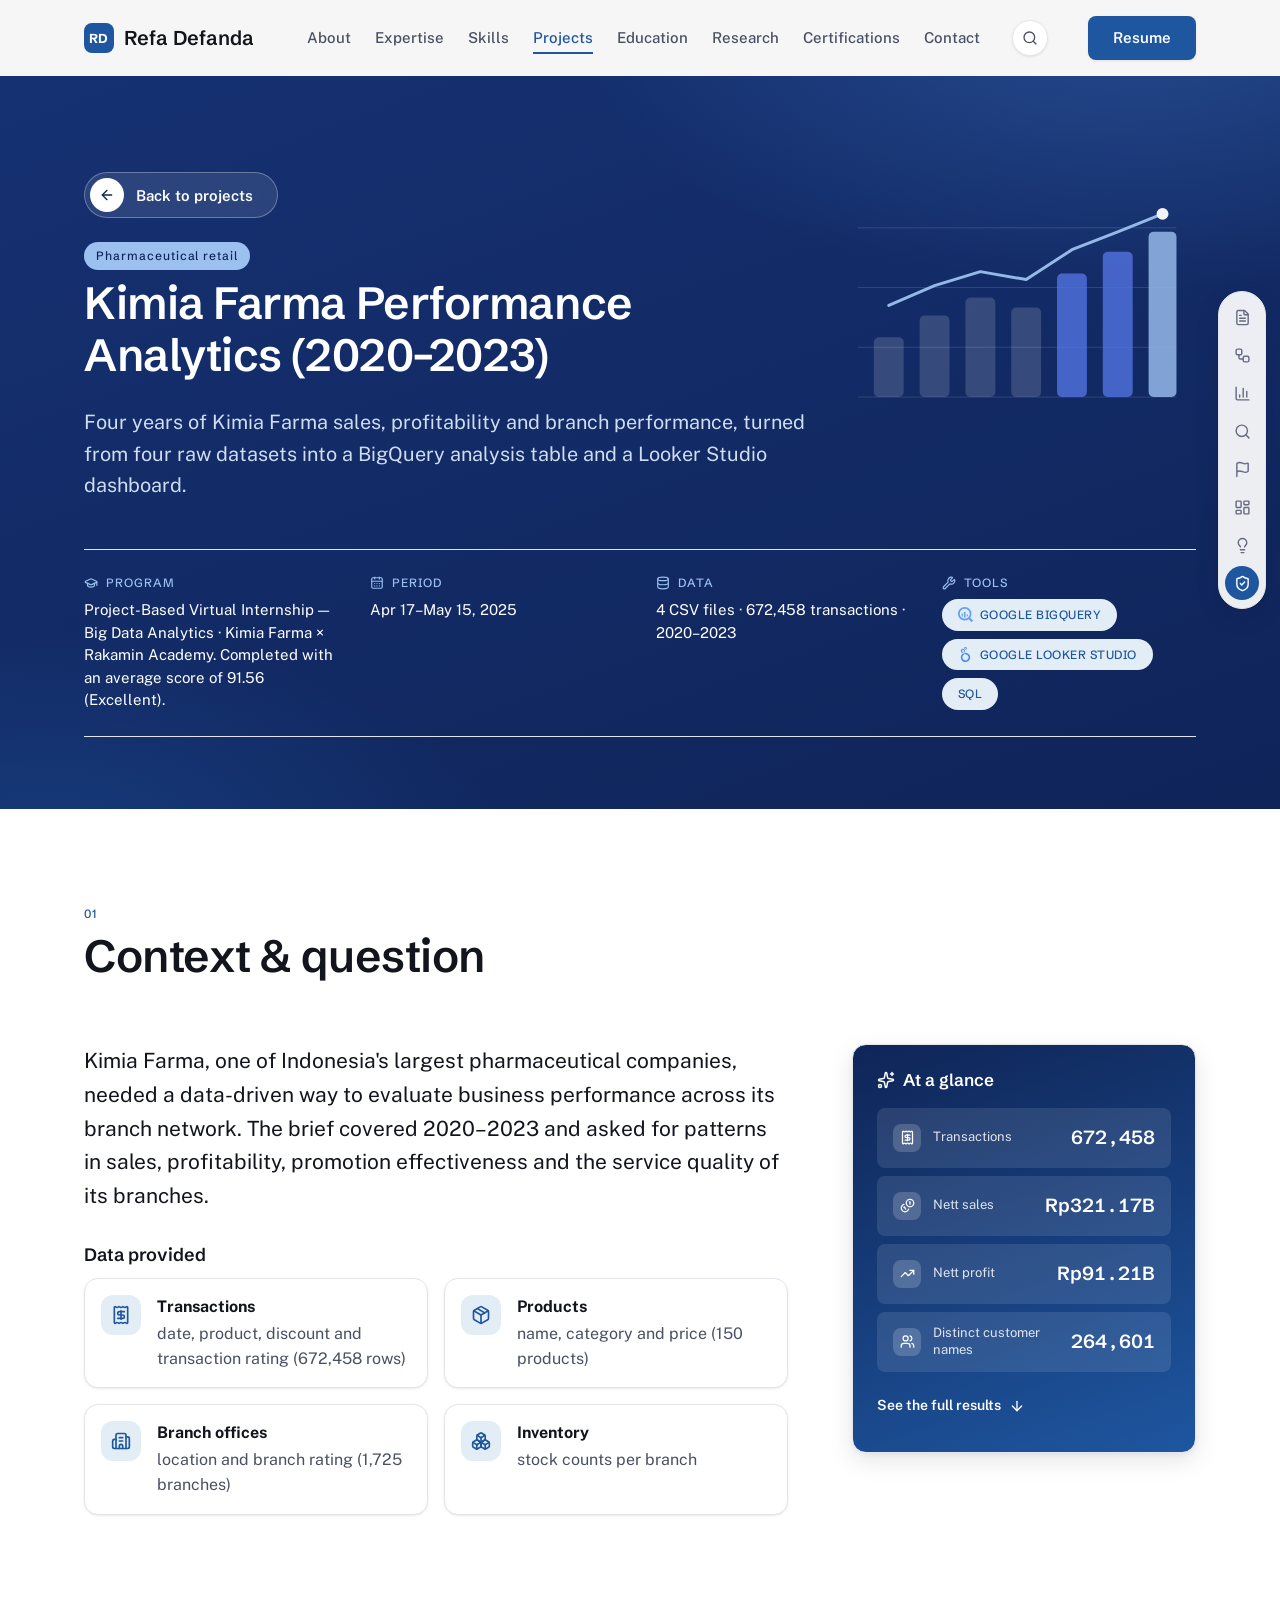
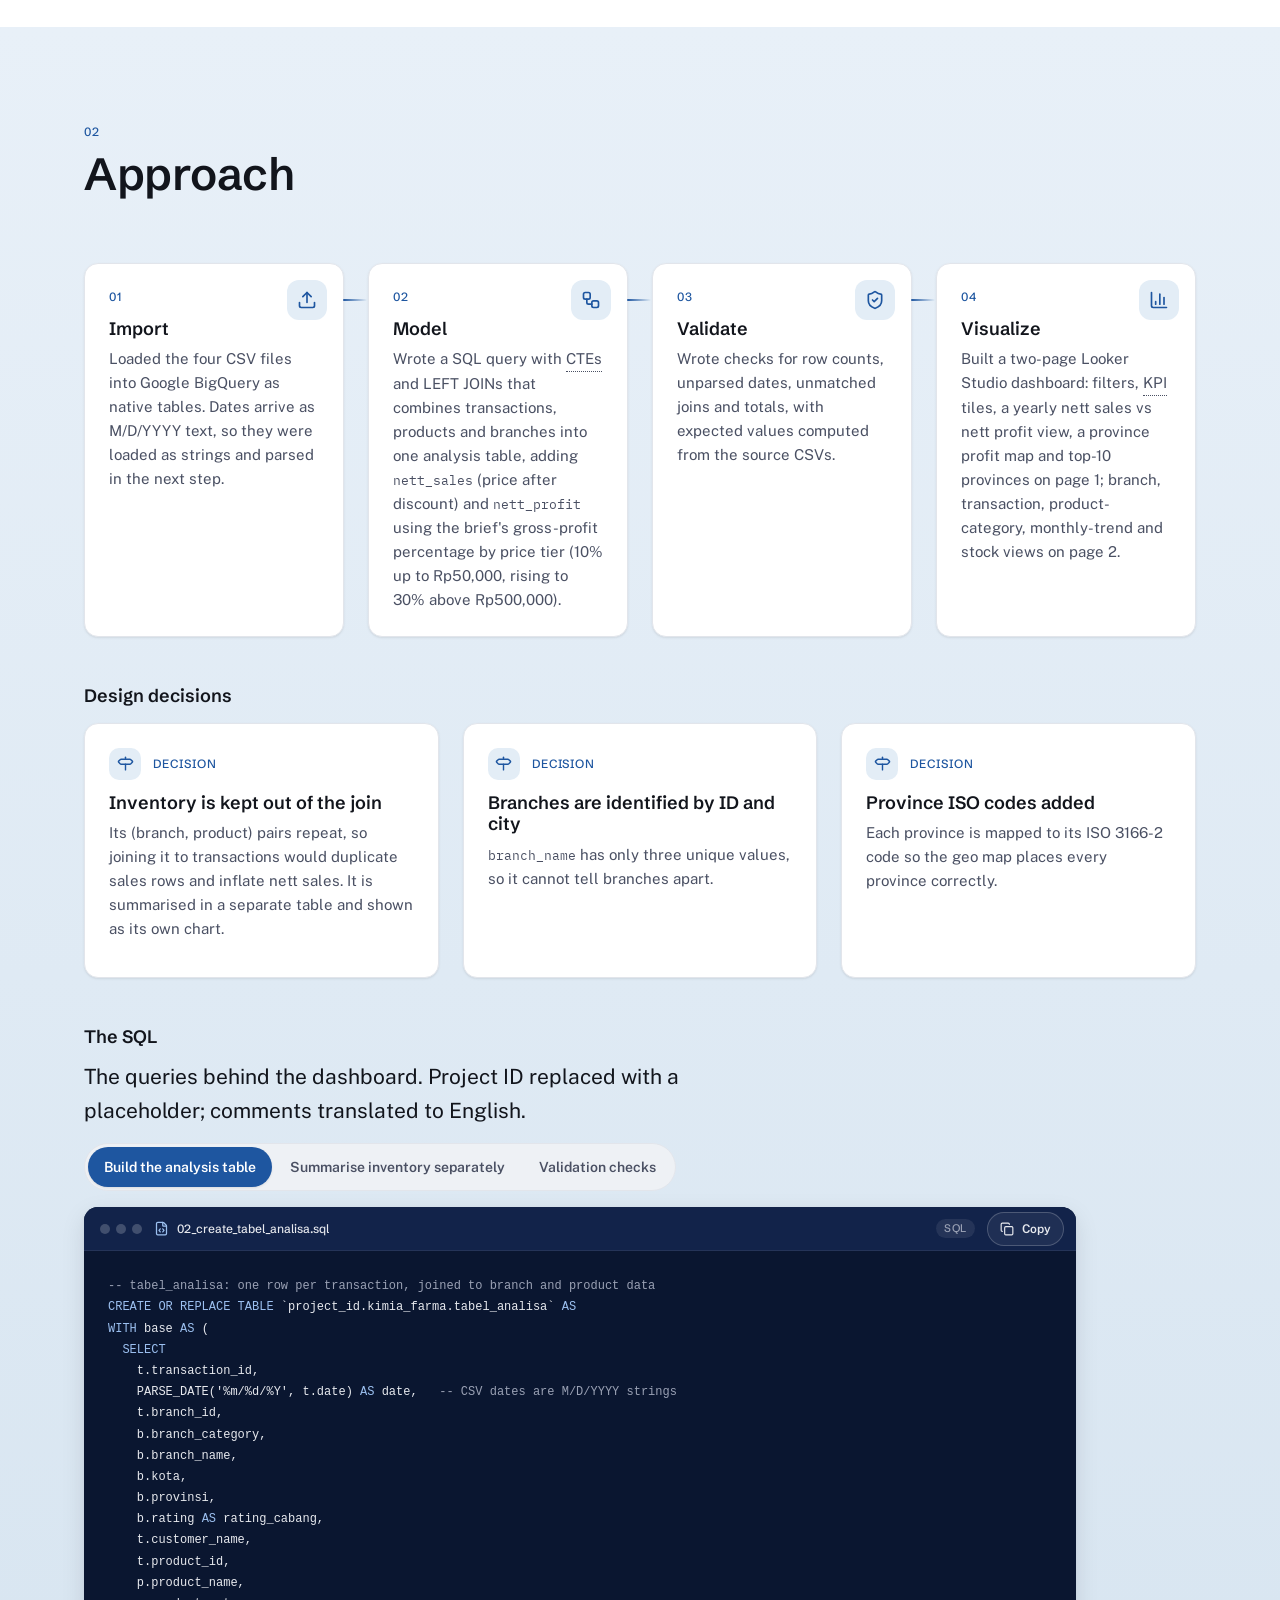
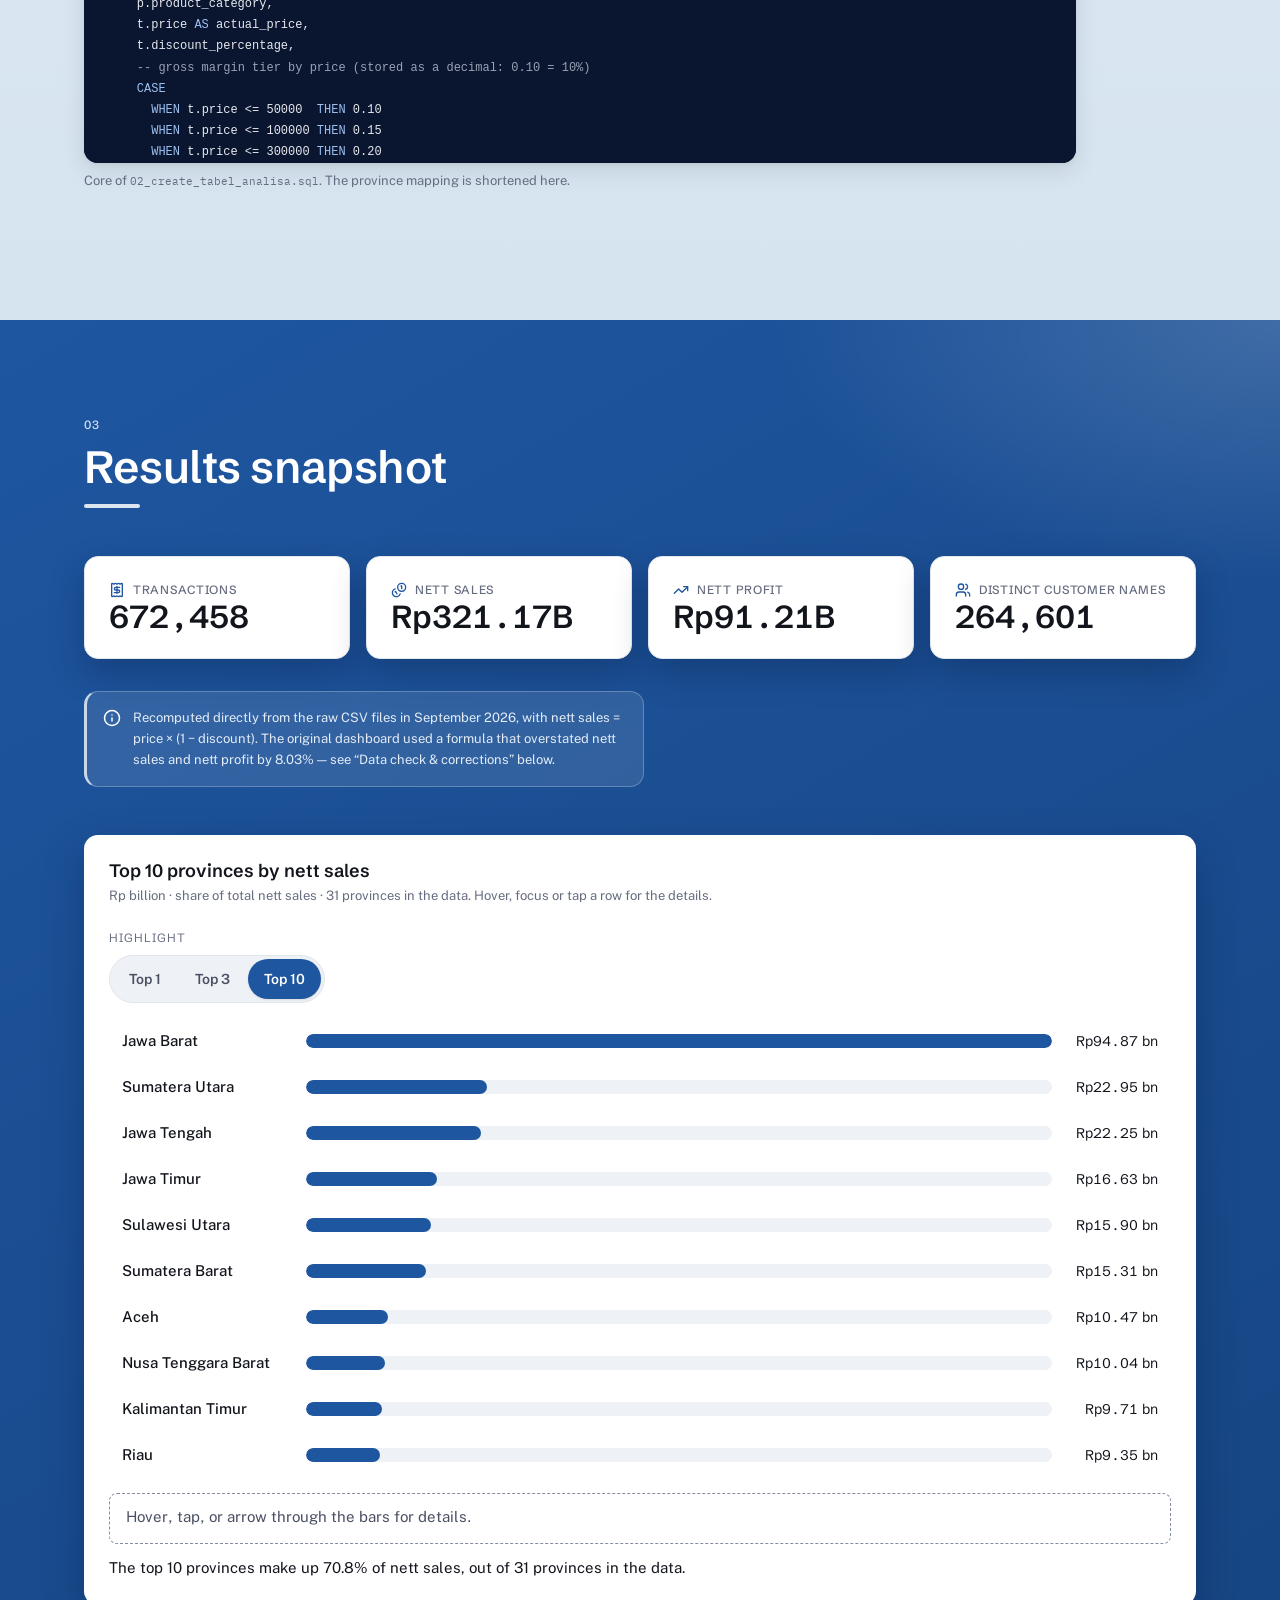
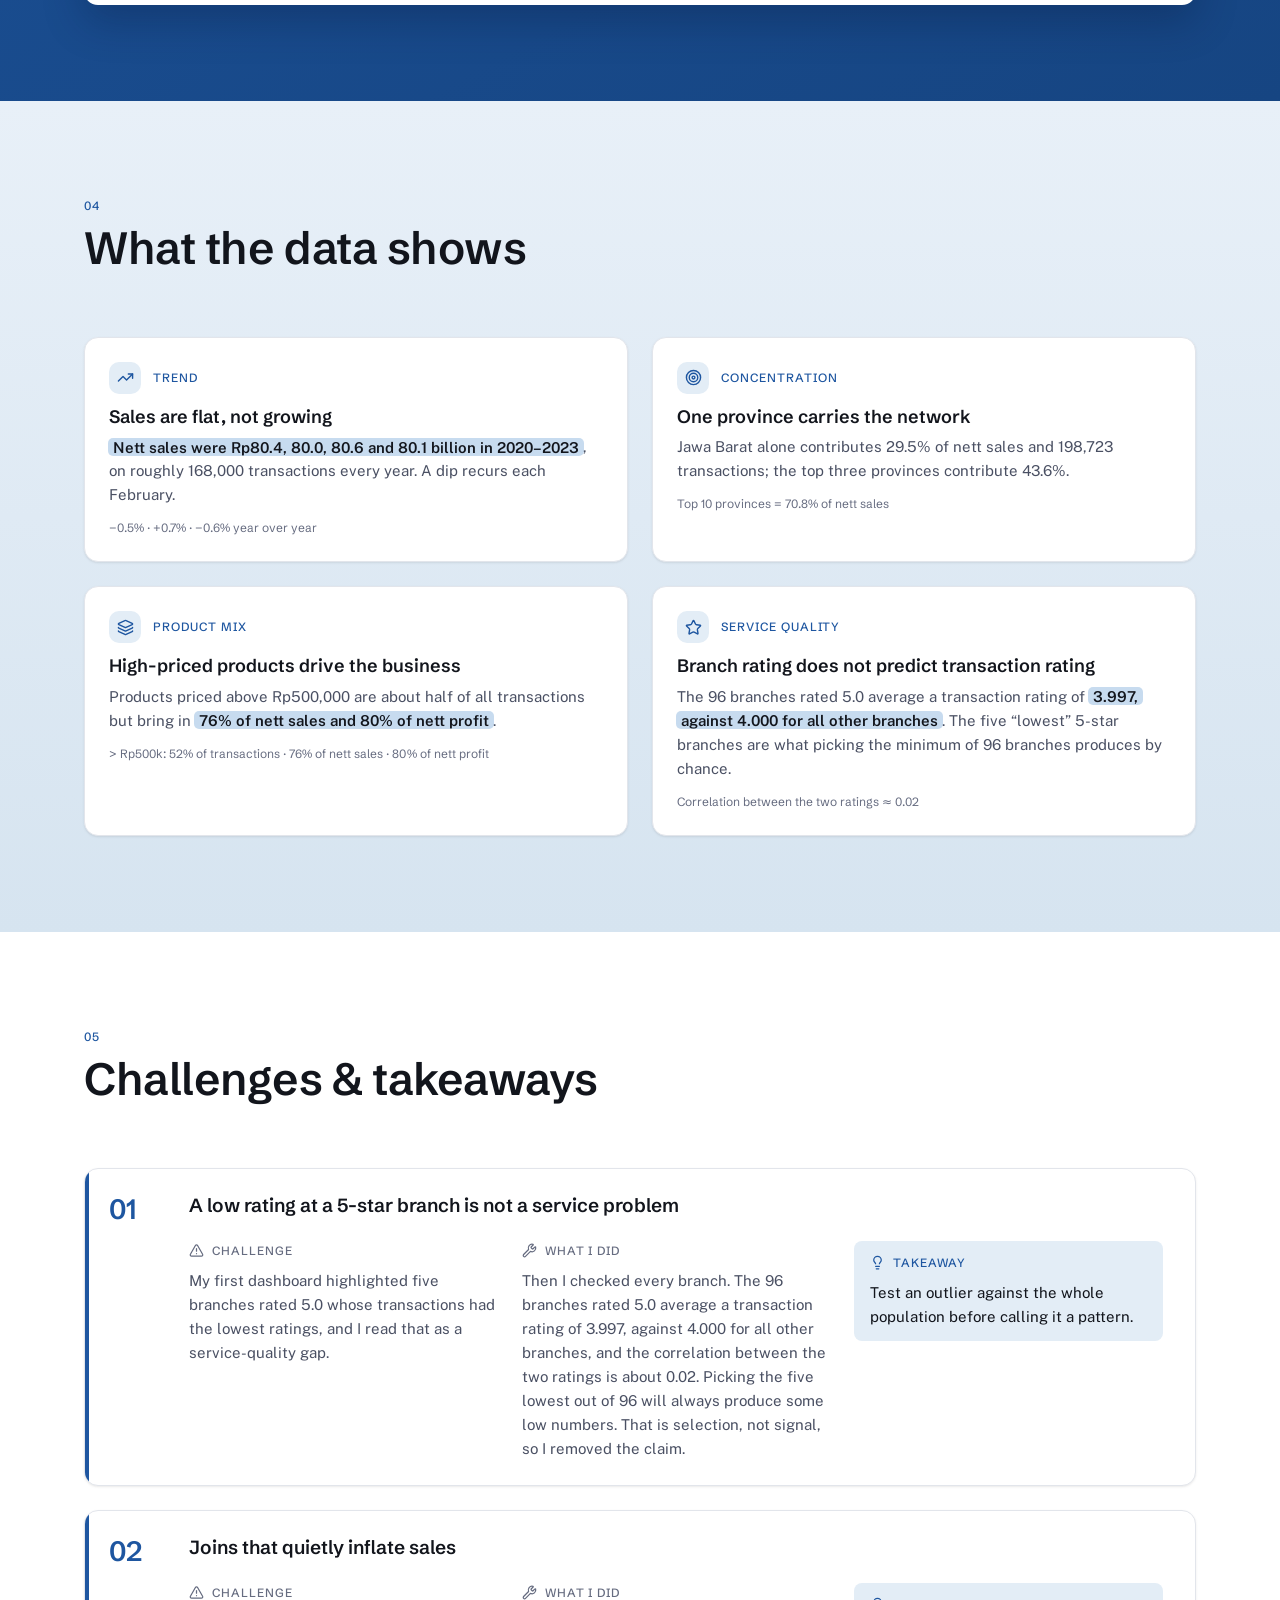
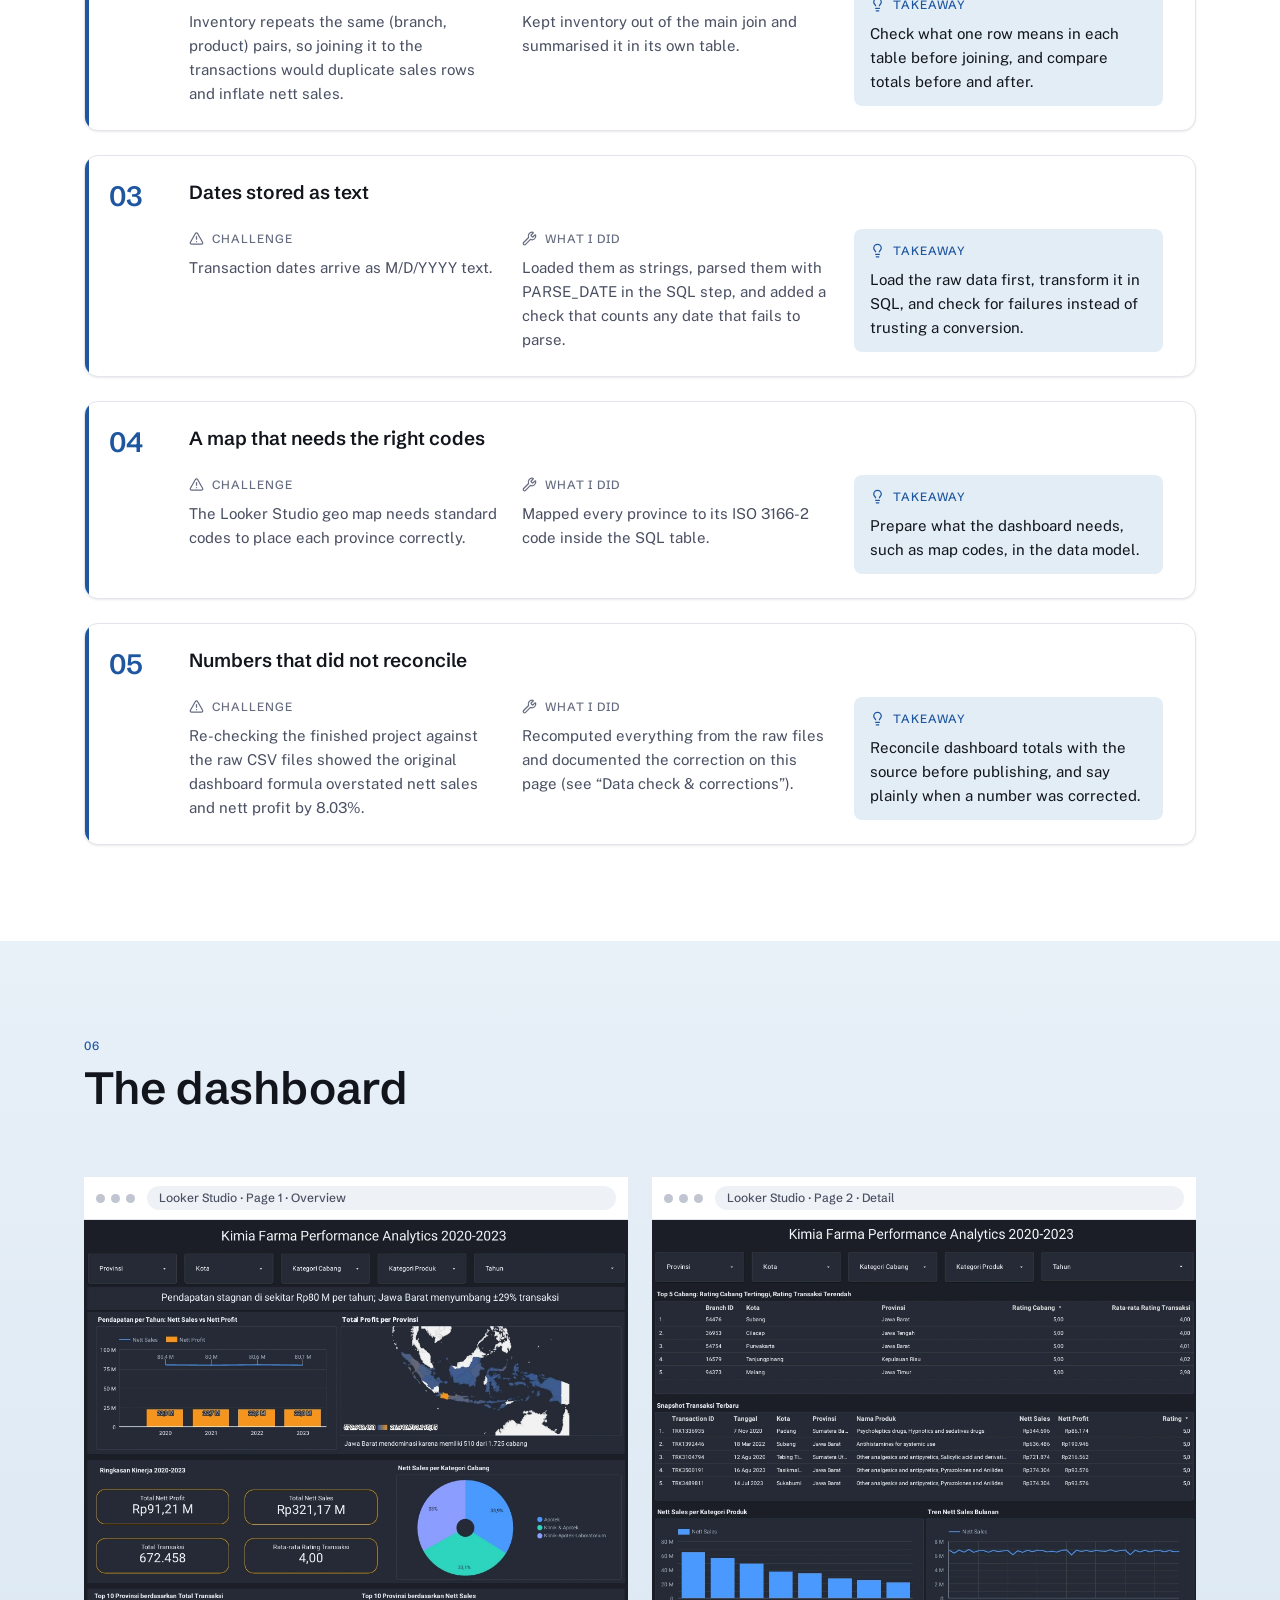
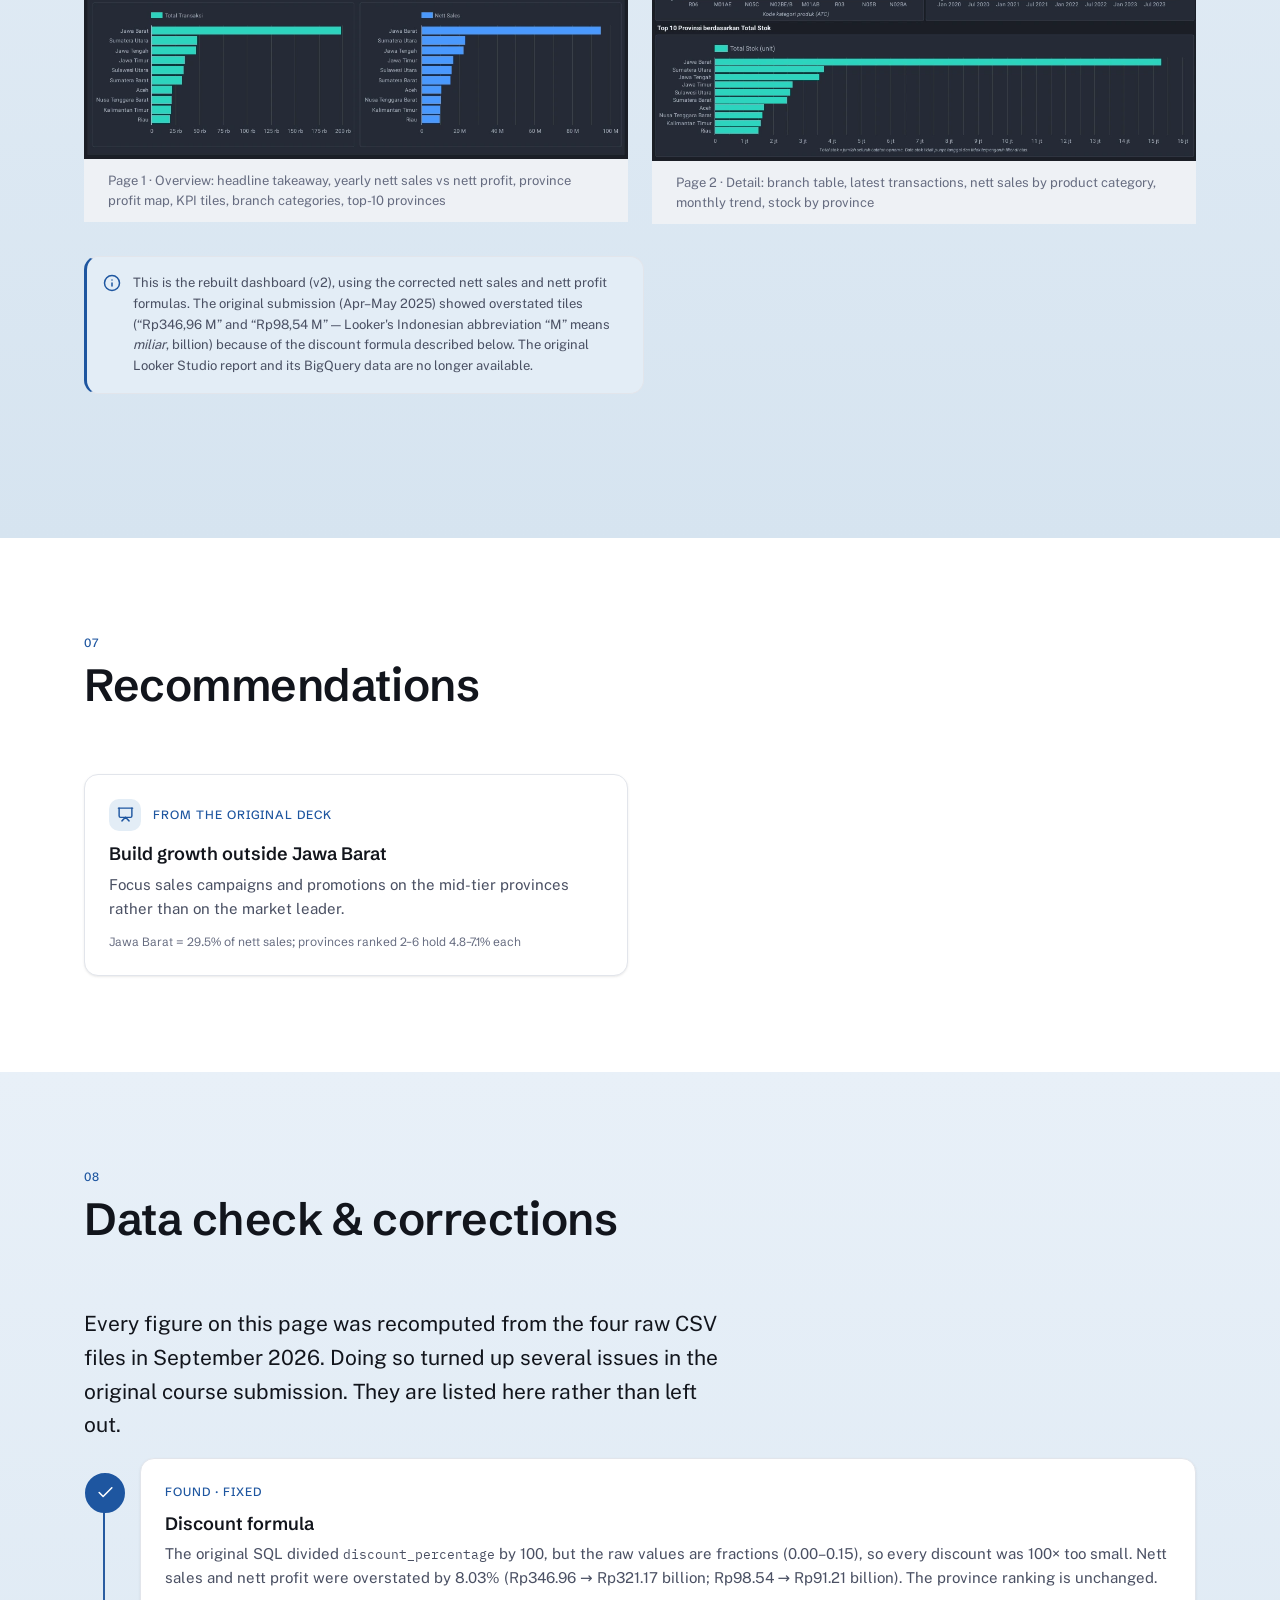
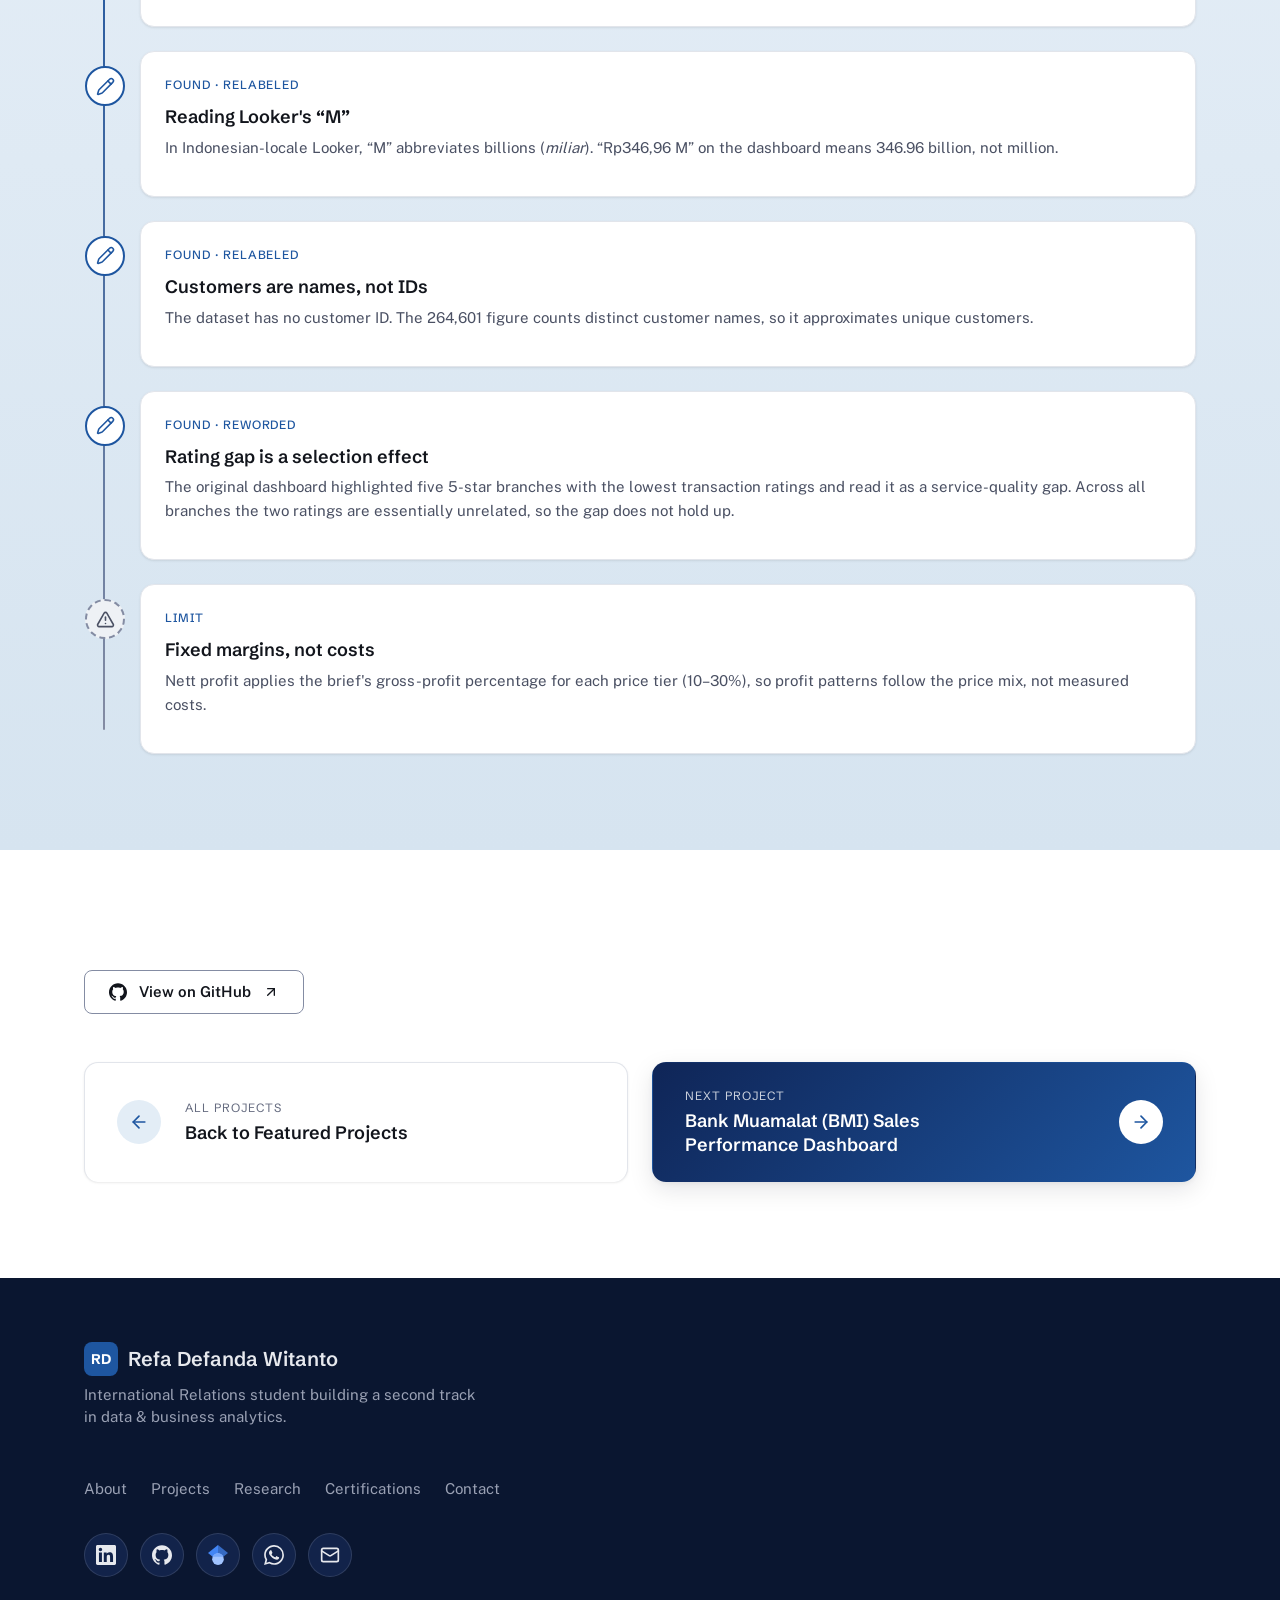
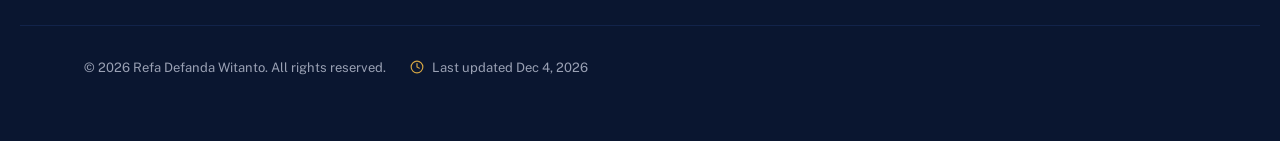
<file: case-studies/kimia-farma.html>
<!DOCTYPE html>
<html lang="en">
<head>
  <meta charset="UTF-8">
  <meta name="viewport" content="width=device-width, initial-scale=1.0">
  <title>Kimia Farma Performance Analytics — Case Study | Refa Defanda Witanto</title>
  <meta name="description" content="Case study: four Kimia Farma datasets (2020–2023) modelled in BigQuery and analysed for sales, profit and branch performance.">
  <meta name="theme-color" content="#1E56A0">
  <link rel="canonical" href="https://yaklut.github.io/portfolio/case-studies/kimia-farma.html">
  <meta property="og:type" content="article">
  <meta property="og:site_name" content="Refa Defanda Witanto">
  <meta property="og:url" content="https://yaklut.github.io/portfolio/case-studies/kimia-farma.html">
  <meta property="og:title" content="Kimia Farma Performance Analytics">
  <meta property="og:description" content="Case study: four Kimia Farma datasets (2020–2023) modelled in BigQuery and analysed for sales, profit and branch performance.">
  <meta property="og:image" content="https://yaklut.github.io/portfolio/assets/images/social/og-kimia-farma.jpg">
  <meta property="og:image:width" content="1200">
  <meta property="og:image:height" content="630">
  <meta property="og:image:alt" content="Dashboard from the case study: Kimia Farma Performance Analytics">
  <meta name="twitter:card" content="summary_large_image">
  <meta name="twitter:title" content="Kimia Farma Performance Analytics">
  <meta name="twitter:description" content="Case study: four Kimia Farma datasets (2020–2023) modelled in BigQuery and analysed for sales, profit and branch performance.">
  <meta name="twitter:image" content="https://yaklut.github.io/portfolio/assets/images/social/og-kimia-farma.jpg">

  <link rel="icon" href="../favicon.ico" sizes="any">
  <link rel="icon" href="../assets/images/icons/favicon-32x32.png" type="image/png" sizes="32x32">
  <link rel="icon" href="../assets/images/icons/favicon-16x16.png" type="image/png" sizes="16x16">
  <link rel="apple-touch-icon" href="../assets/images/icons/apple-touch-icon.png">

  <link rel="preload" href="../assets/fonts/schibsted-grotesk-latin-wght-normal.woff2" as="font" type="font/woff2" crossorigin>
  <link rel="preload" href="../assets/fonts/public-sans-latin-wght-normal.woff2" as="font" type="font/woff2" crossorigin>
  <link rel="stylesheet" href="../assets/css/styles.css">
  <link rel="stylesheet" href="../assets/css/motion.css">
  <link rel="stylesheet" href="../assets/css/expressive.css">
  <link rel="stylesheet" href="../assets/css/case-study.css">
  <link rel="stylesheet" href="../assets/css/transitions.css">
  <link rel="stylesheet" href="../assets/css/bands.css">
  <link rel="stylesheet" href="../assets/css/cs-polish.css">
  <link rel="stylesheet" href="../assets/css/extras.css">
  <link rel="stylesheet" href="../assets/css/interactions.css">
</head>
<body class="cs-page">

  <a class="skip-link" href="#main-content">Skip to main content</a>

  <header class="site-header">
    <nav class="navbar" aria-label="Primary">
      <a class="navbar__wordmark" href="../index.html#hero"><span class="wordmark__mark" aria-hidden="true">RD</span><span>Refa Defanda</span></a>

      <button type="button" class="nav-toggle" aria-expanded="false" aria-controls="primary-navigation" aria-label="Open menu">
        <span class="nav-toggle__bar" aria-hidden="true"></span>
        <span class="nav-toggle__bar" aria-hidden="true"></span>
        <span class="nav-toggle__bar" aria-hidden="true"></span>
      </button>

      <div id="primary-navigation" class="nav-panel">
        <ul class="nav-list">
          <li><a class="nav-link" href="../index.html#about">About</a></li>
          <li><a class="nav-link" href="../index.html#expertise">Expertise</a></li>
          <li><a class="nav-link" href="../index.html#skills">Skills</a></li>
          <li><a class="nav-link is-active" href="../index.html#projects" aria-current="true">Projects</a></li>
          <li><a class="nav-link" href="../index.html#education">Education</a></li>
          <li><a class="nav-link" href="../index.html#research">Research</a></li>
          <li><a class="nav-link" href="../index.html#certifications">Certifications</a></li>
          <li><a class="nav-link" href="../index.html#contact">Contact</a></li>
        </ul>
        <button type="button" class="nav-search-btn" id="cmdk-trigger" aria-label="Jump to a section" aria-haspopup="dialog" aria-keyshortcuts="Control+K Meta+K">
          <svg viewBox="0 0 24 24" fill="none" stroke="currentColor" stroke-width="2" stroke-linecap="round" stroke-linejoin="round" aria-hidden="true"><circle cx="11" cy="11" r="8"></circle><line x1="21" y1="21" x2="16.65" y2="16.65"></line></svg>
          <kbd class="nav-search-btn__hint" aria-hidden="true">Ctrl K</kbd>
        </button>
        <a class="nav-cta btn btn--primary" href="../index.html#resume">Resume</a>
      </div>
    </nav>
    <div class="scroll-progress" aria-hidden="true"></div>
  </header>

  <main id="main-content">

    <section class="cs-hero" aria-labelledby="cs-title">
      <div class="cs-hero__inner">
        <svg class="cs-hero__art cs-hero__art--bars" viewBox="0 0 360 240" fill="none" aria-hidden="true" focusable="false">
  <g stroke="rgba(255,255,255,.14)" stroke-width="1"><path d="M20 40h320M20 100h320M20 160h320M20 210h320"/></g>
  <g class="art-bars">
    <rect class="art-rise" style="--d:100ms" x="36" y="150" width="30" height="60" rx="5" fill="rgba(255,255,255,.16)"/>
    <rect class="art-rise" style="--d:180ms" x="82" y="128" width="30" height="82" rx="5" fill="rgba(255,255,255,.16)"/>
    <rect class="art-rise" style="--d:260ms" x="128" y="110" width="30" height="100" rx="5" fill="rgba(255,255,255,.16)"/>
    <rect class="art-rise" style="--d:340ms" x="174" y="120" width="30" height="90" rx="5" fill="rgba(255,255,255,.16)"/>
    <rect class="art-rise" style="--d:420ms" x="220" y="86" width="30" height="124" rx="5" fill="rgba(91,124,240,.75)"/>
    <rect class="art-rise" style="--d:500ms" x="266" y="64" width="30" height="146" rx="5" fill="rgba(91,124,240,.75)"/>
    <rect class="art-rise" style="--d:580ms" x="312" y="44" width="28" height="166" rx="5" fill="rgba(156,192,240,.85)"/>
  </g>
  <path class="art-draw" pathLength="1" d="M51 118 L97 98 L143 84 L189 92 L235 62 L281 44 L326 26" stroke="#9CC0F0" stroke-width="3" stroke-linecap="round" stroke-linejoin="round"/>
  <circle class="art-pop" style="--d:1500ms" cx="326" cy="26" r="6" fill="#fff"/>
</svg>
        <div><a class="cs-back" href="../index.html#projects"><span class="cs-back__icon"><svg viewBox="0 0 24 24" fill="none" stroke="currentColor" stroke-width="2" stroke-linecap="round" stroke-linejoin="round" aria-hidden="true" focusable="false"><path d="m12 19-7-7 7-7" /> <path d="M19 12H5" /></svg></span><span class="cs-back__label">Back to projects</span></a></div>
        <p class="project__sector">Pharmaceutical retail</p>
        <h1 id="cs-title" class="cs-title">Kimia Farma Performance Analytics (2020–2023)</h1>
        <p class="cs-summary">Four years of Kimia Farma sales, profitability and branch performance, turned from four raw datasets into a BigQuery analysis table and a Looker Studio dashboard.</p>
        <dl class="cs-meta">
          <div><dt><span class="cs-ico-inline"><svg viewBox="0 0 24 24" fill="none" stroke="currentColor" stroke-width="2" stroke-linecap="round" stroke-linejoin="round" aria-hidden="true" focusable="false"><path d="M21.42 10.922a1 1 0 0 0-.019-1.838L12.83 5.18a2 2 0 0 0-1.66 0L2.6 9.08a1 1 0 0 0 0 1.832l8.57 3.908a2 2 0 0 0 1.66 0z" /> <path d="M22 10v6" /> <path d="M6 12.5V16a6 3 0 0 0 12 0v-3.5" /></svg></span>Program</dt><dd>Project-Based Virtual Internship — Big Data Analytics · Kimia Farma × Rakamin Academy. Completed with an average score of 91.56 (Excellent).</dd></div>
          <div><dt><span class="cs-ico-inline"><svg viewBox="0 0 24 24" fill="none" stroke="currentColor" stroke-width="2" stroke-linecap="round" stroke-linejoin="round" aria-hidden="true" focusable="false"><path d="M8 2v3" /> <path d="M16 2v3" /> <rect x="3" y="3" width="18" height="18" rx="2" /> <path d="M3 9h18" /> <path d="M8 13h.01" /> <path d="M12 13h.01" /> <path d="M16 13h.01" /> <path d="M8 17h.01" /> <path d="M12 17h.01" /> <path d="M16 17h.01" /></svg></span>Period</dt><dd><time datetime="2025-04-17">Apr 17</time>–<time datetime="2025-05-15">May 15, 2025</time></dd></div>
          <div><dt><span class="cs-ico-inline"><svg viewBox="0 0 24 24" fill="none" stroke="currentColor" stroke-width="2" stroke-linecap="round" stroke-linejoin="round" aria-hidden="true" focusable="false"><ellipse cx="12" cy="5" rx="9" ry="3" /> <path d="M3 5V19A9 3 0 0 0 21 19V5" /> <path d="M3 12A9 3 0 0 0 21 12" /></svg></span>Data</dt><dd>4 CSV files · 672,458 transactions · 2020–2023</dd></div>
          <div><dt><span class="cs-ico-inline"><svg viewBox="0 0 24 24" fill="none" stroke="currentColor" stroke-width="2" stroke-linecap="round" stroke-linejoin="round" aria-hidden="true" focusable="false"><path d="M14.7 6.3a1 1 0 0 0 0 1.4l1.6 1.6a1 1 0 0 0 1.4 0l3.106-3.105c.32-.322.863-.22.983.218a6 6 0 0 1-8.259 7.057l-7.91 7.91a1 1 0 0 1-2.999-3l7.91-7.91a6 6 0 0 1 7.057-8.259c.438.12.54.662.219.984z" /></svg></span>Tools</dt><dd><ul class="tool-chips" aria-label="Tools used"><li class="chip chip--logo"><svg class="tool-logo" viewBox="0 0 24 24" aria-hidden="true" focusable="false"><path fill="#669DF6" d="M5.676 10.595h2.052v5.244a5.892 5.892 0 0 1-2.052-2.088v-3.156zm18.179 10.836a.504.504 0 0 1 0 .708l-1.716 1.716a.504.504 0 0 1-.708 0l-4.248-4.248a.206.206 0 0 1-.007-.007c-.02-.02-.028-.045-.043-.066a10.736 10.736 0 0 1-6.334 2.065C4.835 21.599 0 16.764 0 10.799S4.835 0 10.8 0s10.799 4.835 10.799 10.8c0 2.369-.772 4.553-2.066 6.333.025.017.052.028.074.05l4.248 4.248zm-5.028-10.632a8.015 8.015 0 1 0-8.028 8.028h.024a8.016 8.016 0 0 0 8.004-8.028zm-4.86 4.98a6.002 6.002 0 0 0 2.04-2.184v-1.764h-2.04v3.948zm-4.5.948c.442.057.887.08 1.332.072.4.025.8.025 1.2 0V7.692H9.468v9.035z"/></svg>Google BigQuery</li><li class="chip chip--logo"><svg class="tool-logo" viewBox="0 0 24 24" aria-hidden="true" focusable="false"><path fill="#4285F4" d="M11.9475 0c-1.1598.0021-2.0982.944-2.096 2.1038a2.1 2.1 0 00.356 1.166l.895-.8959a.884.884 0 11.565.564l-.895.895c.9593.6478 2.2621.3953 2.91-.564.6478-.9593.3953-2.262-.564-2.91A2.096 2.096 0 0011.9475 0zm-.835 6.1128a3.2629 3.2629 0 00-.653-1.965l-1.164 1.162a1.667 1.667 0 01-.318 2.012l.632 1.5449a3.2819 3.2819 0 001.503-2.754zm-3.2499 1.666h-.03c-.9217.0009-1.6697-.7455-1.6707-1.6673-.001-.9217.7454-1.6697 1.6672-1.6707a1.669 1.669 0 01.9195.275l1.152-1.152c-1.4069-1.141-3.4724-.9257-4.6135.4811s-.9257 3.4723.481 4.6135a3.2799 3.2799 0 002.7275.6652l-.633-1.5439v-.001zm4.1279 1.3359c-.728 0-1.452.106-2.15.315l.922 2.2519c2.6872-.6819 5.4184.9438 6.1002 3.631.6818 2.6873-.9439 5.4184-3.6311 6.1002s-5.4184-.9439-6.1002-3.631c-.5682-2.2394.4655-4.5774 2.5041-5.6643l-.91-2.2449c-3.6908 1.808-5.2173 6.2657-3.4093 9.9567l.0005.001c1.808 3.6909 6.2657 5.2173 9.9567 3.4093l.001-.0005c3.6913-1.8071 5.2187-6.2645 3.4116-9.9558a7.4417 7.4417 0 00-6.6865-4.1696h-.008l-.001.001z"/></svg>Google Looker Studio</li><li class="chip">SQL</li></ul></dd></div>
        </dl>
      </div>
    </section>

    <section id="context" aria-labelledby="context-heading">
      <div class="section-heading reveal">
        <span class="section-eyebrow" aria-hidden="true">01</span>
        <h2 id="context-heading" class="section-title">Context &amp; question</h2>
      </div>
      <div class="cs-body">
        <div class="cs-prose reveal">
          <p>Kimia Farma, one of Indonesia's largest pharmaceutical companies, needed a data-driven way to evaluate business performance across its branch network. The brief covered 2020–2023 and asked for patterns in sales, profitability, promotion effectiveness and the service quality of its branches.</p>
          <h3>Data provided</h3>
          <ul class="cs-list">
            <li><span class="cs-ico"><svg viewBox="0 0 24 24" fill="none" stroke="currentColor" stroke-width="2" stroke-linecap="round" stroke-linejoin="round" aria-hidden="true" focusable="false"><path d="M12 17V7" /> <path d="M16 8h-6a2 2 0 0 0 0 4h4a2 2 0 0 1 0 4H8" /> <path d="M4 3a1 1 0 0 1 1-1 1.3 1.3 0 0 1 .7.2l.933.6a1.3 1.3 0 0 0 1.4 0l.934-.6a1.3 1.3 0 0 1 1.4 0l.933.6a1.3 1.3 0 0 0 1.4 0l.933-.6a1.3 1.3 0 0 1 1.4 0l.934.6a1.3 1.3 0 0 0 1.4 0l.933-.6A1.3 1.3 0 0 1 19 2a1 1 0 0 1 1 1v18a1 1 0 0 1-1 1 1.3 1.3 0 0 1-.7-.2l-.933-.6a1.3 1.3 0 0 0-1.4 0l-.934.6a1.3 1.3 0 0 1-1.4 0l-.933-.6a1.3 1.3 0 0 0-1.4 0l-.933.6a1.3 1.3 0 0 1-1.4 0l-.934-.6a1.3 1.3 0 0 0-1.4 0l-.933.6a1.3 1.3 0 0 1-.7.2 1 1 0 0 1-1-1z" /></svg></span><span><strong>Transactions</strong>date, product, discount and transaction rating (672,458 rows)</span></li>
            <li><span class="cs-ico"><svg viewBox="0 0 24 24" fill="none" stroke="currentColor" stroke-width="2" stroke-linecap="round" stroke-linejoin="round" aria-hidden="true" focusable="false"><path d="M11 21.73a2 2 0 0 0 2 0l7-4A2 2 0 0 0 21 16V8a2 2 0 0 0-1-1.73l-7-4a2 2 0 0 0-2 0l-7 4A2 2 0 0 0 3 8v8a2 2 0 0 0 1 1.73z" /> <path d="M12 22V12" /> <polyline points="3.29 7 12 12 20.71 7" /> <path d="m7.5 4.27 9 5.15" /></svg></span><span><strong>Products</strong>name, category and price (150 products)</span></li>
            <li><span class="cs-ico"><svg viewBox="0 0 24 24" fill="none" stroke="currentColor" stroke-width="2" stroke-linecap="round" stroke-linejoin="round" aria-hidden="true" focusable="false"><path d="M10 12h4" /> <path d="M10 8h4" /> <path d="M14 21v-3a2 2 0 0 0-4 0v3" /> <path d="M6 10H4a2 2 0 0 0-2 2v7a2 2 0 0 0 2 2h16a2 2 0 0 0 2-2V9a2 2 0 0 0-2-2h-2" /> <path d="M6 21V5a2 2 0 0 1 2-2h8a2 2 0 0 1 2 2v16" /></svg></span><span><strong>Branch offices</strong>location and branch rating (1,725 branches)</span></li>
            <li><span class="cs-ico"><svg viewBox="0 0 24 24" fill="none" stroke="currentColor" stroke-width="2" stroke-linecap="round" stroke-linejoin="round" aria-hidden="true" focusable="false"><path d="M2.97 12.92A2 2 0 0 0 2 14.63v3.24a2 2 0 0 0 .97 1.71l3 1.8a2 2 0 0 0 2.06 0L12 19v-5.5l-5-3-4.03 2.42Z" /> <path d="m7 16.5-4.74-2.85" /> <path d="m7 16.5 5-3" /> <path d="M7 16.5v5.17" /> <path d="M12 13.5V19l3.97 2.38a2 2 0 0 0 2.06 0l3-1.8a2 2 0 0 0 .97-1.71v-3.24a2 2 0 0 0-.97-1.71L17 10.5l-5 3Z" /> <path d="m17 16.5-5-3" /> <path d="m17 16.5 4.74-2.85" /> <path d="M17 16.5v5.17" /> <path d="M7.97 4.42A2 2 0 0 0 7 6.13v4.37l5 3 5-3V6.13a2 2 0 0 0-.97-1.71l-3-1.8a2 2 0 0 0-2.06 0l-3 1.8Z" /> <path d="M12 8 7.26 5.15" /> <path d="m12 8 4.74-2.85" /> <path d="M12 13.5V8" /></svg></span><span><strong>Inventory</strong>stock counts per branch</span></li>
          </ul>
        </div>
        <aside class="cs-glance reveal" aria-labelledby="glance-title">
          <h3 id="glance-title" class="cs-glance__title"><svg viewBox="0 0 24 24" fill="none" stroke="currentColor" stroke-width="2" stroke-linecap="round" stroke-linejoin="round" aria-hidden="true" focusable="false"><path d="M11.017 2.814a1 1 0 0 1 1.966 0l1.051 5.558a2 2 0 0 0 1.594 1.594l5.558 1.051a1 1 0 0 1 0 1.966l-5.558 1.051a2 2 0 0 0-1.594 1.594l-1.051 5.558a1 1 0 0 1-1.966 0l-1.051-5.558a2 2 0 0 0-1.594-1.594l-5.558-1.051a1 1 0 0 1 0-1.966l5.558-1.051a2 2 0 0 0 1.594-1.594z" /> <path d="M20 2v4" /> <path d="M22 4h-4" /> <circle cx="4" cy="20" r="2" /></svg>At a glance</h3>
          <dl class="cs-glance__grid"><div class="cs-glance__item"><dt><span class="cs-ico"><svg viewBox="0 0 24 24" fill="none" stroke="currentColor" stroke-width="2" stroke-linecap="round" stroke-linejoin="round" aria-hidden="true" focusable="false"><path d="M12 17V7" /> <path d="M16 8h-6a2 2 0 0 0 0 4h4a2 2 0 0 1 0 4H8" /> <path d="M4 3a1 1 0 0 1 1-1 1.3 1.3 0 0 1 .7.2l.933.6a1.3 1.3 0 0 0 1.4 0l.934-.6a1.3 1.3 0 0 1 1.4 0l.933.6a1.3 1.3 0 0 0 1.4 0l.933-.6a1.3 1.3 0 0 1 1.4 0l.934.6a1.3 1.3 0 0 0 1.4 0l.933-.6A1.3 1.3 0 0 1 19 2a1 1 0 0 1 1 1v18a1 1 0 0 1-1 1 1.3 1.3 0 0 1-.7-.2l-.933-.6a1.3 1.3 0 0 0-1.4 0l-.934.6a1.3 1.3 0 0 1-1.4 0l-.933-.6a1.3 1.3 0 0 0-1.4 0l-.933.6a1.3 1.3 0 0 1-1.4 0l-.934-.6a1.3 1.3 0 0 0-1.4 0l-.933.6a1.3 1.3 0 0 1-.7.2 1 1 0 0 1-1-1z" /></svg></span>Transactions</dt><dd>672,458</dd></div><div class="cs-glance__item"><dt><span class="cs-ico"><svg viewBox="0 0 24 24" fill="none" stroke="currentColor" stroke-width="2" stroke-linecap="round" stroke-linejoin="round" aria-hidden="true" focusable="false"><path d="M13.744 17.736a6 6 0 1 1-7.48-7.48" /> <path d="M15 6h1v4" /> <path d="m6.134 14.768.866-.5 2 3.464" /> <circle cx="16" cy="8" r="6" /></svg></span>Nett sales</dt><dd>Rp321.17B</dd></div><div class="cs-glance__item"><dt><span class="cs-ico"><svg viewBox="0 0 24 24" fill="none" stroke="currentColor" stroke-width="2" stroke-linecap="round" stroke-linejoin="round" aria-hidden="true" focusable="false"><path d="M16 7h6v6" /> <path d="m22 7-8.5 8.5-5-5L2 17" /></svg></span>Nett profit</dt><dd>Rp91.21B</dd></div><div class="cs-glance__item"><dt><span class="cs-ico"><svg viewBox="0 0 24 24" fill="none" stroke="currentColor" stroke-width="2" stroke-linecap="round" stroke-linejoin="round" aria-hidden="true" focusable="false"><path d="M16 21v-2a4 4 0 0 0-4-4H6a4 4 0 0 0-4 4v2" /> <path d="M16 3.128a4 4 0 0 1 0 7.744" /> <path d="M22 21v-2a4 4 0 0 0-3-3.87" /> <circle cx="9" cy="7" r="4" /></svg></span>Distinct customer names</dt><dd>264,601</dd></div></dl>
          <a class="cs-glance__link" href="#results">See the full results <svg viewBox="0 0 24 24" fill="none" stroke="currentColor" stroke-width="2" stroke-linecap="round" stroke-linejoin="round" aria-hidden="true" focusable="false"><path d="M12 5v14" /> <path d="m19 12-7 7-7-7" /></svg></a>
        </aside>
      </div>
    </section>

    <section id="approach" aria-labelledby="approach-heading">
      <div class="section-heading reveal">
        <span class="section-eyebrow" aria-hidden="true">02</span>
        <h2 id="approach-heading" class="section-title">Approach</h2>
      </div>
      <div class="cs-body">
        <ol class="cs-steps cs-steps--4">
          <li class="card reveal"><span class="cs-ico"><svg viewBox="0 0 24 24" fill="none" stroke="currentColor" stroke-width="2" stroke-linecap="round" stroke-linejoin="round" aria-hidden="true" focusable="false"><path d="M12 3v12" /> <path d="m17 8-5-5-5 5" /> <path d="M21 15v4a2 2 0 0 1-2 2H5a2 2 0 0 1-2-2v-4" /></svg></span><h3>Import</h3><p>Loaded the four CSV files into Google BigQuery as native tables. Dates arrive as M/D/YYYY text, so they were loaded as strings and parsed in the next step.</p></li>
          <li class="card reveal"><span class="cs-ico"><svg viewBox="0 0 24 24" fill="none" stroke="currentColor" stroke-width="2" stroke-linecap="round" stroke-linejoin="round" aria-hidden="true" focusable="false"><rect width="8" height="8" x="3" y="3" rx="2" /> <path d="M7 11v4a2 2 0 0 0 2 2h4" /> <rect width="8" height="8" x="13" y="13" rx="2" /></svg></span><h3>Model</h3><p>Wrote a SQL query with CTEs and LEFT JOINs that combines transactions, products and branches into one analysis table, adding <span class="cs-code">nett_sales</span> (price after discount) and <span class="cs-code">nett_profit</span> using the brief's gross-profit percentage by price tier (10% up to Rp50,000, rising to 30% above Rp500,000).</p></li>
          <li class="card reveal"><span class="cs-ico"><svg viewBox="0 0 24 24" fill="none" stroke="currentColor" stroke-width="2" stroke-linecap="round" stroke-linejoin="round" aria-hidden="true" focusable="false"><path d="M20 13c0 5-3.5 7.5-7.66 8.95a1 1 0 0 1-.67-.01C7.5 20.5 4 18 4 13V6a1 1 0 0 1 1-1c2 0 4.5-1.2 6.24-2.72a1.17 1.17 0 0 1 1.52 0C14.51 3.81 17 5 19 5a1 1 0 0 1 1 1z" /> <path d="m9 12 2 2 4-4" /></svg></span><h3>Validate</h3><p>Wrote checks for row counts, unparsed dates, unmatched joins and totals, with expected values computed from the source CSVs.</p></li>
          <li class="card reveal"><span class="cs-ico"><svg viewBox="0 0 24 24" fill="none" stroke="currentColor" stroke-width="2" stroke-linecap="round" stroke-linejoin="round" aria-hidden="true" focusable="false"><path d="M3 3v16a2 2 0 0 0 2 2h16" /> <path d="M18 17V9" /> <path d="M13 17V5" /> <path d="M8 17v-3" /></svg></span><h3>Visualize</h3><p>Built a two-page Looker Studio dashboard: filters, KPI tiles, a yearly nett sales vs nett profit view, a province profit map and top-10 provinces on page 1; branch, transaction, product-category, monthly-trend and stock views on page 2.</p></li>
        </ol>

        <div class="cs-prose reveal">
          <h3>Design decisions</h3>
        </div>
        <ul class="cs-cards cs-cards--3">
          <li class="card reveal"><span class="cs-tag"><span class="cs-ico"><svg viewBox="0 0 24 24" fill="none" stroke="currentColor" stroke-width="2" stroke-linecap="round" stroke-linejoin="round" aria-hidden="true" focusable="false"><path d="M12 13v8" /> <path d="M12 3v3" /> <path d="M2.354 10.354a1.207 1.207 0 0 1 0-1.708l2.06-2.06A2 2 0 0 1 5.828 6h12.344a2 2 0 0 1 1.414.586l2.06 2.06a1.207 1.207 0 0 1 0 1.708l-2.06 2.06a2 2 0 0 1-1.414.586H5.828a2 2 0 0 1-1.414-.586z" /></svg></span>Decision</span><h3>Inventory is kept out of the join</h3><p>Its (branch, product) pairs repeat, so joining it to transactions would duplicate sales rows and inflate nett sales. It is summarised in a separate table and shown as its own chart.</p></li>
          <li class="card reveal"><span class="cs-tag"><span class="cs-ico"><svg viewBox="0 0 24 24" fill="none" stroke="currentColor" stroke-width="2" stroke-linecap="round" stroke-linejoin="round" aria-hidden="true" focusable="false"><path d="M12 13v8" /> <path d="M12 3v3" /> <path d="M2.354 10.354a1.207 1.207 0 0 1 0-1.708l2.06-2.06A2 2 0 0 1 5.828 6h12.344a2 2 0 0 1 1.414.586l2.06 2.06a1.207 1.207 0 0 1 0 1.708l-2.06 2.06a2 2 0 0 1-1.414.586H5.828a2 2 0 0 1-1.414-.586z" /></svg></span>Decision</span><h3>Branches are identified by ID and city</h3><p><span class="cs-code">branch_name</span> has only three unique values, so it cannot tell branches apart.</p></li>
          <li class="card reveal"><span class="cs-tag"><span class="cs-ico"><svg viewBox="0 0 24 24" fill="none" stroke="currentColor" stroke-width="2" stroke-linecap="round" stroke-linejoin="round" aria-hidden="true" focusable="false"><path d="M12 13v8" /> <path d="M12 3v3" /> <path d="M2.354 10.354a1.207 1.207 0 0 1 0-1.708l2.06-2.06A2 2 0 0 1 5.828 6h12.344a2 2 0 0 1 1.414.586l2.06 2.06a1.207 1.207 0 0 1 0 1.708l-2.06 2.06a2 2 0 0 1-1.414.586H5.828a2 2 0 0 1-1.414-.586z" /></svg></span>Decision</span><h3>Province ISO codes added</h3><p>Each province is mapped to its ISO 3166-2 code so the geo map places every province correctly.</p></li>
        </ul>

        <div class="cs-prose reveal">
          <h3>The SQL</h3>
          <p>The queries behind the dashboard. Project ID replaced with a placeholder; comments translated to English.</p>
        </div>
          <div class="cs-sql reveal">
            <p class="cs-sql__label">Build the analysis table</p>
            <div class="cs-codewin"><div class="cs-codewin__bar"><span class="cs-codewin__dots"><i></i><i></i><i></i></span><span class="cs-codewin__file"><svg viewBox="0 0 24 24" fill="none" stroke="currentColor" stroke-width="2" stroke-linecap="round" stroke-linejoin="round" aria-hidden="true" focusable="false"><path d="M6 22a2 2 0 0 1-2-2V4a2 2 0 0 1 2-2h8a2.4 2.4 0 0 1 1.704.706l3.588 3.588A2.4 2.4 0 0 1 20 8v12a2 2 0 0 1-2 2z" /> <path d="M14 2v5a1 1 0 0 0 1 1h5" /> <path d="M10 12.5 8 15l2 2.5" /> <path d="m14 12.5 2 2.5-2 2.5" /></svg><span>02_create_tabel_analisa.sql</span></span><span class="cs-codewin__lang">SQL</span><button type="button" class="cs-copy" data-copy><svg viewBox="0 0 24 24" fill="none" stroke="currentColor" stroke-width="2" stroke-linecap="round" stroke-linejoin="round" aria-hidden="true" focusable="false"><rect width="14" height="14" x="8" y="8" rx="2" ry="2" /> <path d="M4 16c-1.1 0-2-.9-2-2V4c0-1.1.9-2 2-2h10c1.1 0 2 .9 2 2" /></svg><span class="cs-copy__label">Copy</span></button><span class="cs-sr" role="status" aria-live="polite"></span></div><pre class="sql-code" tabindex="0" aria-label="Build the analysis table"><code><span class="sql-c">-- tabel_analisa: one row per transaction, joined to branch and product data</span>
<span class="sql-k">CREATE OR REPLACE TABLE</span> `project_id.kimia_farma.tabel_analisa` <span class="sql-k">AS</span>
<span class="sql-k">WITH</span> base <span class="sql-k">AS</span> (
  <span class="sql-k">SELECT</span>
    t.transaction_id,
    PARSE_DATE('%m/%d/%Y', t.date) <span class="sql-k">AS</span> date,   <span class="sql-c">-- CSV dates are M/D/YYYY strings</span>
    t.branch_id,
    b.branch_category,
    b.branch_name,
    b.kota,
    b.provinsi,
    b.rating <span class="sql-k">AS</span> rating_cabang,
    t.customer_name,
    t.product_id,
    p.product_name,
    p.product_category,
    t.price <span class="sql-k">AS</span> actual_price,
    t.discount_percentage,
    <span class="sql-c">-- gross margin tier by price (stored as a decimal: 0.10 = 10%)</span>
    <span class="sql-k">CASE</span>
      <span class="sql-k">WHEN</span> t.price &lt;= 50000  <span class="sql-k">THEN</span> 0.10
      <span class="sql-k">WHEN</span> t.price &lt;= 100000 <span class="sql-k">THEN</span> 0.15
      <span class="sql-k">WHEN</span> t.price &lt;= 300000 <span class="sql-k">THEN</span> 0.20
      <span class="sql-k">WHEN</span> t.price &lt;= 500000 <span class="sql-k">THEN</span> 0.25
      <span class="sql-k">ELSE</span> 0.30
    <span class="sql-k">END</span> <span class="sql-k">AS</span> persentase_gross_laba,
    t.rating <span class="sql-k">AS</span> rating_transaksi
  <span class="sql-k">FROM</span> `project_id.kimia_farma.kf_final_transaction` <span class="sql-k">AS</span> t
  <span class="sql-k">LEFT JOIN</span> `project_id.kimia_farma.kf_kantor_cabang` <span class="sql-k">AS</span> b <span class="sql-k">ON</span> t.branch_id  = b.branch_id
  <span class="sql-k">LEFT JOIN</span> `project_id.kimia_farma.kf_product`       <span class="sql-k">AS</span> p <span class="sql-k">ON</span> t.product_id = p.product_id
)
<span class="sql-k">SELECT</span>
  transaction_id, date, branch_id, branch_name, kota, provinsi, rating_cabang,
  customer_name, product_id, product_name, actual_price, discount_percentage,
  persentase_gross_laba,
  <span class="sql-c">-- nett sales = price after discount; profit is taken on the discounted price</span>
  <span class="sql-k">ROUND</span>(actual_price * (1 - discount_percentage), 2)                         <span class="sql-k">AS</span> nett_sales,
  <span class="sql-k">ROUND</span>(actual_price * (1 - discount_percentage) * persentase_gross_laba, 2) <span class="sql-k">AS</span> nett_profit,
  rating_transaksi, branch_category, product_category,
  <span class="sql-c">-- ISO 3166-2 code per province, so the Looker Studio geo map is accurate</span>
  <span class="sql-k">CASE</span> provinsi
    <span class="sql-k">WHEN</span> 'Aceh' <span class="sql-k">THEN</span> 'ID-AC'
    <span class="sql-c">-- ... one WHEN per province</span>
    <span class="sql-k">ELSE</span> NULL
  <span class="sql-k">END</span> <span class="sql-k">AS</span> provinsi_iso
<span class="sql-k">FROM</span> base;</code></pre></div>
            <p class="cs-sql__caption">Core of <span class="cs-code">02_create_tabel_analisa.sql</span>. The province mapping is shortened here.</p>
          </div>
          <div class="cs-sql reveal">
            <p class="cs-sql__label">Summarise inventory separately</p>
            <div class="cs-codewin"><div class="cs-codewin__bar"><span class="cs-codewin__dots"><i></i><i></i><i></i></span><span class="cs-codewin__file"><svg viewBox="0 0 24 24" fill="none" stroke="currentColor" stroke-width="2" stroke-linecap="round" stroke-linejoin="round" aria-hidden="true" focusable="false"><path d="M6 22a2 2 0 0 1-2-2V4a2 2 0 0 1 2-2h8a2.4 2.4 0 0 1 1.704.706l3.588 3.588A2.4 2.4 0 0 1 20 8v12a2 2 0 0 1-2 2z" /> <path d="M14 2v5a1 1 0 0 0 1 1h5" /> <path d="M10 12.5 8 15l2 2.5" /> <path d="m14 12.5 2 2.5-2 2.5" /></svg><span>SQL</span></span><span class="cs-codewin__lang">SQL</span><button type="button" class="cs-copy" data-copy><svg viewBox="0 0 24 24" fill="none" stroke="currentColor" stroke-width="2" stroke-linecap="round" stroke-linejoin="round" aria-hidden="true" focusable="false"><rect width="14" height="14" x="8" y="8" rx="2" ry="2" /> <path d="M4 16c-1.1 0-2-.9-2-2V4c0-1.1.9-2 2-2h10c1.1 0 2 .9 2 2" /></svg><span class="cs-copy__label">Copy</span></button><span class="cs-sr" role="status" aria-live="polite"></span></div><pre class="sql-code" tabindex="0" aria-label="Summarise inventory separately"><code><span class="sql-c">-- Inventory is summarised on its own, never joined to transactions:</span>
<span class="sql-c">-- its (branch, product) pairs repeat, so a join would duplicate sales rows.</span>
<span class="sql-k">CREATE OR REPLACE TABLE</span> `project_id.kimia_farma.tabel_stok_cabang` <span class="sql-k">AS</span>
<span class="sql-k">SELECT</span>
  i.branch_id, b.branch_name, b.kota, b.provinsi,
  <span class="sql-k">COUNT</span>(<span class="sql-k">DISTINCT</span> i.product_id) <span class="sql-k">AS</span> jumlah_produk,
  <span class="sql-k">SUM</span>(i.opname_stock)          <span class="sql-k">AS</span> total_stok
<span class="sql-k">FROM</span> `project_id.kimia_farma.kf_inventory` <span class="sql-k">AS</span> i
<span class="sql-k">LEFT JOIN</span> `project_id.kimia_farma.kf_kantor_cabang` <span class="sql-k">AS</span> b <span class="sql-k">ON</span> i.branch_id = b.branch_id
<span class="sql-k">GROUP BY</span> 1, 2, 3, 4;</code></pre></div>
            <p class="cs-sql__caption">The optional stock table, used for the stock-by-province chart on page 2.</p>
          </div>
          <div class="cs-sql reveal">
            <p class="cs-sql__label">Validation checks</p>
            <div class="cs-codewin"><div class="cs-codewin__bar"><span class="cs-codewin__dots"><i></i><i></i><i></i></span><span class="cs-codewin__file"><svg viewBox="0 0 24 24" fill="none" stroke="currentColor" stroke-width="2" stroke-linecap="round" stroke-linejoin="round" aria-hidden="true" focusable="false"><path d="M6 22a2 2 0 0 1-2-2V4a2 2 0 0 1 2-2h8a2.4 2.4 0 0 1 1.704.706l3.588 3.588A2.4 2.4 0 0 1 20 8v12a2 2 0 0 1-2 2z" /> <path d="M14 2v5a1 1 0 0 0 1 1h5" /> <path d="M10 12.5 8 15l2 2.5" /> <path d="m14 12.5 2 2.5-2 2.5" /></svg><span>03_validation_and_insights.sql</span></span><span class="cs-codewin__lang">SQL</span><button type="button" class="cs-copy" data-copy><svg viewBox="0 0 24 24" fill="none" stroke="currentColor" stroke-width="2" stroke-linecap="round" stroke-linejoin="round" aria-hidden="true" focusable="false"><rect width="14" height="14" x="8" y="8" rx="2" ry="2" /> <path d="M4 16c-1.1 0-2-.9-2-2V4c0-1.1.9-2 2-2h10c1.1 0 2 .9 2 2" /></svg><span class="cs-copy__label">Copy</span></button><span class="cs-sr" role="status" aria-live="polite"></span></div><pre class="sql-code" tabindex="0" aria-label="Validation checks"><code><span class="sql-c">-- A. Row count and unparsed dates.   Expected: 672,458 rows, 0 NULL dates</span>
<span class="sql-k">SELECT</span> <span class="sql-k">COUNT</span>(*) <span class="sql-k">AS</span> total_baris,
       <span class="sql-k">COUNTIF</span>(date <span class="sql-k">IS NULL</span>) <span class="sql-k">AS</span> tanggal_null,
       <span class="sql-k">COUNT</span>(<span class="sql-k">DISTINCT</span> transaction_id) <span class="sql-k">AS</span> trx_unik,
       <span class="sql-k">MIN</span>(date) <span class="sql-k">AS</span> tgl_awal, <span class="sql-k">MAX</span>(date) <span class="sql-k">AS</span> tgl_akhir
<span class="sql-k">FROM</span> `project_id.kimia_farma.tabel_analisa`;

<span class="sql-c">-- B. Branches or products that failed to join.   Expected: 0 and 0</span>
<span class="sql-k">SELECT</span> <span class="sql-k">COUNTIF</span>(branch_name <span class="sql-k">IS NULL</span>) <span class="sql-k">AS</span> cabang_tak_cocok,
       <span class="sql-k">COUNTIF</span>(product_name <span class="sql-k">IS NULL</span>) <span class="sql-k">AS</span> produk_tak_cocok
<span class="sql-k">FROM</span> `project_id.kimia_farma.tabel_analisa`;

<span class="sql-c">-- C. Grand totals.   Expected: nett sales ~ Rp321.17 billion, nett profit ~ Rp91.21 billion</span>
<span class="sql-k">SELECT</span> <span class="sql-k">SUM</span>(nett_sales) <span class="sql-k">AS</span> total_nett_sales, <span class="sql-k">SUM</span>(nett_profit) <span class="sql-k">AS</span> total_nett_profit
<span class="sql-k">FROM</span> `project_id.kimia_farma.tabel_analisa`;</code></pre></div>
            <p class="cs-sql__caption">From <span class="cs-code">03_validation_and_insights.sql</span>. The expected values are the figures computed from the raw CSVs.</p>
          </div>
      </div>
    </section>

    <section id="results" aria-labelledby="results-heading">
      <div class="section-heading reveal">
        <span class="section-eyebrow" aria-hidden="true">03</span>
        <h2 id="results-heading" class="section-title">Results snapshot</h2>
      </div>
      <div class="cs-body">
        <dl class="cs-kpis reveal">
          <div class="stat"><dt class="stat-label"><span class="stat-ico"><svg viewBox="0 0 24 24" fill="none" stroke="currentColor" stroke-width="2" stroke-linecap="round" stroke-linejoin="round" aria-hidden="true" focusable="false"><path d="M12 17V7" /> <path d="M16 8h-6a2 2 0 0 0 0 4h4a2 2 0 0 1 0 4H8" /> <path d="M4 3a1 1 0 0 1 1-1 1.3 1.3 0 0 1 .7.2l.933.6a1.3 1.3 0 0 0 1.4 0l.934-.6a1.3 1.3 0 0 1 1.4 0l.933.6a1.3 1.3 0 0 0 1.4 0l.933-.6a1.3 1.3 0 0 1 1.4 0l.934.6a1.3 1.3 0 0 0 1.4 0l.933-.6A1.3 1.3 0 0 1 19 2a1 1 0 0 1 1 1v18a1 1 0 0 1-1 1 1.3 1.3 0 0 1-.7-.2l-.933-.6a1.3 1.3 0 0 0-1.4 0l-.934.6a1.3 1.3 0 0 1-1.4 0l-.933-.6a1.3 1.3 0 0 0-1.4 0l-.933.6a1.3 1.3 0 0 1-1.4 0l-.934-.6a1.3 1.3 0 0 0-1.4 0l-.933.6a1.3 1.3 0 0 1-.7.2 1 1 0 0 1-1-1z" /></svg></span>Transactions</dt><dd class="stat-value">672,458</dd></div>
          <div class="stat"><dt class="stat-label"><span class="stat-ico"><svg viewBox="0 0 24 24" fill="none" stroke="currentColor" stroke-width="2" stroke-linecap="round" stroke-linejoin="round" aria-hidden="true" focusable="false"><path d="M13.744 17.736a6 6 0 1 1-7.48-7.48" /> <path d="M15 6h1v4" /> <path d="m6.134 14.768.866-.5 2 3.464" /> <circle cx="16" cy="8" r="6" /></svg></span>Nett sales</dt><dd class="stat-value">Rp321.17B</dd></div>
          <div class="stat"><dt class="stat-label"><span class="stat-ico"><svg viewBox="0 0 24 24" fill="none" stroke="currentColor" stroke-width="2" stroke-linecap="round" stroke-linejoin="round" aria-hidden="true" focusable="false"><path d="M16 7h6v6" /> <path d="m22 7-8.5 8.5-5-5L2 17" /></svg></span>Nett profit</dt><dd class="stat-value">Rp91.21B</dd></div>
          <div class="stat"><dt class="stat-label"><span class="stat-ico"><svg viewBox="0 0 24 24" fill="none" stroke="currentColor" stroke-width="2" stroke-linecap="round" stroke-linejoin="round" aria-hidden="true" focusable="false"><path d="M16 21v-2a4 4 0 0 0-4-4H6a4 4 0 0 0-4 4v2" /> <path d="M16 3.128a4 4 0 0 1 0 7.744" /> <path d="M22 21v-2a4 4 0 0 0-3-3.87" /> <circle cx="9" cy="7" r="4" /></svg></span>Distinct customer names</dt><dd class="stat-value">264,601</dd></div>
        </dl>
        <p class="cs-note reveal"><span class="cs-note__ico"><svg viewBox="0 0 24 24" fill="none" stroke="currentColor" stroke-width="2" stroke-linecap="round" stroke-linejoin="round" aria-hidden="true" focusable="false"><circle cx="12" cy="12" r="10" /> <path d="M12 16v-4" /> <path d="M12 8h.01" /></svg></span><span>Recomputed directly from the raw CSV files in September 2026, with nett sales = price × (1 − discount). The original dashboard used a formula that overstated nett sales and nett profit by 8.03% — see “Data check &amp; corrections” below.</span></p>
        <div class="card cs-chart reveal" data-cs-chart data-metric="value" data-formats='{"value":{"p":"Rp","s":" bn","d":2}}'>
          <h3>Top 10 provinces by nett sales</h3>
          <p class="cs-chart__sub">Rp billion · share of total nett sales · 31 provinces in the data. Hover, focus or tap a row for the details.</p>
          <div class="cs-chart__controls"><div class="cs-ctl"><span class="cs-ctl__label" id="lbl-top">Highlight</span><div class="cs-seg" role="group" aria-labelledby="lbl-top"><button type="button" data-top="1" data-insight="Jawa Barat alone contributes <mark>29.5% of nett sales</mark> and 198,723 transactions." aria-pressed="false">Top 1</button><button type="button" data-top="3" data-insight="The top three provinces contribute 43.6% of nett sales." aria-pressed="false">Top 3</button><button type="button" data-top="10" data-insight="The top 10 provinces make up 70.8% of nett sales, out of 31 provinces in the data." aria-pressed="true">Top 10</button></div></div></div>
          <ul class="cs-ichart" data-dim="main" data-sort="off" aria-label="Top 10 provinces by nett sales">
            <li class="cs-irow" data-label="Jawa Barat" data-idx="0" data-value="94.87" data-detail="Jawa Barat: Rp94.87 billion nett sales, 29.5% of the total, rank 1 of 31 provinces." style="--w:100.0%"><button type="button" class="cs-irow__btn" aria-pressed="false"><span class="cs-irow__label">Jawa Barat</span><span class="cs-irow__track" aria-hidden="true"><span class="cs-irow__bar"></span></span><span class="cs-irow__value">Rp94.87 bn</span></button></li>
            <li class="cs-irow" data-label="Sumatera Utara" data-idx="1" data-value="22.95" data-detail="Sumatera Utara: Rp22.95 billion nett sales, 7.1% of the total, rank 2 of 31 provinces." style="--w:24.2%"><button type="button" class="cs-irow__btn" aria-pressed="false"><span class="cs-irow__label">Sumatera Utara</span><span class="cs-irow__track" aria-hidden="true"><span class="cs-irow__bar"></span></span><span class="cs-irow__value">Rp22.95 bn</span></button></li>
            <li class="cs-irow" data-label="Jawa Tengah" data-idx="2" data-value="22.25" data-detail="Jawa Tengah: Rp22.25 billion nett sales, 6.9% of the total, rank 3 of 31 provinces." style="--w:23.5%"><button type="button" class="cs-irow__btn" aria-pressed="false"><span class="cs-irow__label">Jawa Tengah</span><span class="cs-irow__track" aria-hidden="true"><span class="cs-irow__bar"></span></span><span class="cs-irow__value">Rp22.25 bn</span></button></li>
            <li class="cs-irow" data-label="Jawa Timur" data-idx="3" data-value="16.63" data-detail="Jawa Timur: Rp16.63 billion nett sales, 5.2% of the total, rank 4 of 31 provinces." style="--w:17.5%"><button type="button" class="cs-irow__btn" aria-pressed="false"><span class="cs-irow__label">Jawa Timur</span><span class="cs-irow__track" aria-hidden="true"><span class="cs-irow__bar"></span></span><span class="cs-irow__value">Rp16.63 bn</span></button></li>
            <li class="cs-irow" data-label="Sulawesi Utara" data-idx="4" data-value="15.9" data-detail="Sulawesi Utara: Rp15.90 billion nett sales, 5.0% of the total, rank 5 of 31 provinces." style="--w:16.8%"><button type="button" class="cs-irow__btn" aria-pressed="false"><span class="cs-irow__label">Sulawesi Utara</span><span class="cs-irow__track" aria-hidden="true"><span class="cs-irow__bar"></span></span><span class="cs-irow__value">Rp15.90 bn</span></button></li>
            <li class="cs-irow" data-label="Sumatera Barat" data-idx="5" data-value="15.31" data-detail="Sumatera Barat: Rp15.31 billion nett sales, 4.8% of the total, rank 6 of 31 provinces." style="--w:16.1%"><button type="button" class="cs-irow__btn" aria-pressed="false"><span class="cs-irow__label">Sumatera Barat</span><span class="cs-irow__track" aria-hidden="true"><span class="cs-irow__bar"></span></span><span class="cs-irow__value">Rp15.31 bn</span></button></li>
            <li class="cs-irow" data-label="Aceh" data-idx="6" data-value="10.47" data-detail="Aceh: Rp10.47 billion nett sales, 3.3% of the total, rank 7 of 31 provinces." style="--w:11.0%"><button type="button" class="cs-irow__btn" aria-pressed="false"><span class="cs-irow__label">Aceh</span><span class="cs-irow__track" aria-hidden="true"><span class="cs-irow__bar"></span></span><span class="cs-irow__value">Rp10.47 bn</span></button></li>
            <li class="cs-irow" data-label="Nusa Tenggara Barat" data-idx="7" data-value="10.04" data-detail="Nusa Tenggara Barat: Rp10.04 billion nett sales, 3.1% of the total, rank 8 of 31 provinces." style="--w:10.6%"><button type="button" class="cs-irow__btn" aria-pressed="false"><span class="cs-irow__label">Nusa Tenggara Barat</span><span class="cs-irow__track" aria-hidden="true"><span class="cs-irow__bar"></span></span><span class="cs-irow__value">Rp10.04 bn</span></button></li>
            <li class="cs-irow" data-label="Kalimantan Timur" data-idx="8" data-value="9.71" data-detail="Kalimantan Timur: Rp9.71 billion nett sales, 3.0% of the total, rank 9 of 31 provinces." style="--w:10.2%"><button type="button" class="cs-irow__btn" aria-pressed="false"><span class="cs-irow__label">Kalimantan Timur</span><span class="cs-irow__track" aria-hidden="true"><span class="cs-irow__bar"></span></span><span class="cs-irow__value">Rp9.71 bn</span></button></li>
            <li class="cs-irow" data-label="Riau" data-idx="9" data-value="9.35" data-detail="Riau: Rp9.35 billion nett sales, 2.9% of the total, rank 10 of 31 provinces." style="--w:9.9%"><button type="button" class="cs-irow__btn" aria-pressed="false"><span class="cs-irow__label">Riau</span><span class="cs-irow__track" aria-hidden="true"><span class="cs-irow__bar"></span></span><span class="cs-irow__value">Rp9.35 bn</span></button></li>
          </ul>
          <p class="cs-chart__detail" aria-live="polite">Hover, tap, or arrow through the bars for details.</p>
          <p class="cs-chart__caption" aria-live="polite">The top 10 provinces make up 70.8% of nett sales, out of 31 provinces in the data.</p>
        </div>
      </div>
    </section>

    <section id="insights" aria-labelledby="insights-heading">
      <div class="section-heading reveal">
        <span class="section-eyebrow" aria-hidden="true">04</span>
        <h2 id="insights-heading" class="section-title">What the data shows</h2>
      </div>
      <div class="cs-body">
        <ul class="cs-cards">
          <li class="card reveal"><span class="cs-tag"><span class="cs-ico"><svg viewBox="0 0 24 24" fill="none" stroke="currentColor" stroke-width="2" stroke-linecap="round" stroke-linejoin="round" aria-hidden="true" focusable="false"><path d="M16 7h6v6" /> <path d="m22 7-8.5 8.5-5-5L2 17" /></svg></span>Trend</span><h3>Sales are flat, not growing</h3><p><mark>Nett sales were Rp80.4, 80.0, 80.6 and 80.1 billion in 2020–2023</mark>, on roughly 168,000 transactions every year. A dip recurs each February.</p><p class="cs-evidence">−0.5% · +0.7% · −0.6% year over year</p></li>
          <li class="card reveal"><span class="cs-tag"><span class="cs-ico"><svg viewBox="0 0 24 24" fill="none" stroke="currentColor" stroke-width="2" stroke-linecap="round" stroke-linejoin="round" aria-hidden="true" focusable="false"><circle cx="12" cy="12" r="10" /> <circle cx="12" cy="12" r="6" /> <circle cx="12" cy="12" r="2" /></svg></span>Concentration</span><h3>One province carries the network</h3><p>Jawa Barat alone contributes 29.5% of nett sales and 198,723 transactions; the top three provinces contribute 43.6%.</p><p class="cs-evidence">Top 10 provinces = 70.8% of nett sales</p></li>
          <li class="card reveal"><span class="cs-tag"><span class="cs-ico"><svg viewBox="0 0 24 24" fill="none" stroke="currentColor" stroke-width="2" stroke-linecap="round" stroke-linejoin="round" aria-hidden="true" focusable="false"><path d="M12.83 2.18a2 2 0 0 0-1.66 0L2.6 6.08a1 1 0 0 0 0 1.83l8.58 3.91a2 2 0 0 0 1.66 0l8.58-3.9a1 1 0 0 0 0-1.83z" /> <path d="M2 12a1 1 0 0 0 .58.91l8.6 3.91a2 2 0 0 0 1.65 0l8.58-3.9A1 1 0 0 0 22 12" /> <path d="M2 17a1 1 0 0 0 .58.91l8.6 3.91a2 2 0 0 0 1.65 0l8.58-3.9A1 1 0 0 0 22 17" /></svg></span>Product mix</span><h3>High-priced products drive the business</h3><p>Products priced above Rp500,000 are about half of all transactions but bring in <mark>76% of nett sales and 80% of nett profit</mark>.</p><p class="cs-evidence">&gt; Rp500k: 52% of transactions · 76% of nett sales · 80% of nett profit</p></li>
          <li class="card reveal"><span class="cs-tag"><span class="cs-ico"><svg viewBox="0 0 24 24" fill="none" stroke="currentColor" stroke-width="2" stroke-linecap="round" stroke-linejoin="round" aria-hidden="true" focusable="false"><path d="M11.525 2.295a.53.53 0 0 1 .95 0l2.31 4.679a2.123 2.123 0 0 0 1.595 1.16l5.166.756a.53.53 0 0 1 .294.904l-3.736 3.638a2.123 2.123 0 0 0-.611 1.878l.882 5.14a.53.53 0 0 1-.771.56l-4.618-2.428a2.122 2.122 0 0 0-1.973 0L6.396 21.01a.53.53 0 0 1-.77-.56l.881-5.139a2.122 2.122 0 0 0-.611-1.879L2.16 9.795a.53.53 0 0 1 .294-.906l5.165-.755a2.122 2.122 0 0 0 1.597-1.16z" /></svg></span>Service quality</span><h3>Branch rating does not predict transaction rating</h3><p>The 96 branches rated 5.0 average a transaction rating of <mark>3.997, against 4.000 for all other branches</mark>. The five “lowest” 5-star branches are what picking the minimum of 96 branches produces by chance.</p><p class="cs-evidence">Correlation between the two ratings ≈ 0.02</p></li>
        </ul>
      </div>
    </section>

    <section id="takeaways" aria-labelledby="takeaways-heading">
      <div class="section-heading reveal">
        <span class="section-eyebrow" aria-hidden="true">05</span>
        <h2 id="takeaways-heading" class="section-title">Challenges &amp; takeaways</h2>
      </div>
      <div class="cs-body">
        <ol class="cs-lessons">
        <li class="card cs-lesson reveal"><span class="cs-lesson__num" aria-hidden="true">01</span>
          <h3 class="cs-lesson__title">A low rating at a 5-star branch is not a service problem</h3>
          <div class="cs-lesson__col"><p class="cs-lesson__label"><span class="cs-lesson__ico"><svg viewBox="0 0 24 24" fill="none" stroke="currentColor" stroke-width="2" stroke-linecap="round" stroke-linejoin="round" aria-hidden="true" focusable="false"><path d="m21.73 18-8-14a2 2 0 0 0-3.48 0l-8 14A2 2 0 0 0 4 21h16a2 2 0 0 0 1.73-3" /> <path d="M12 9v4" /> <path d="M12 17h.01" /></svg></span>Challenge</p><p>My first dashboard highlighted five branches rated 5.0 whose transactions had the lowest ratings, and I read that as a service-quality gap.</p></div>
          <div class="cs-lesson__col"><p class="cs-lesson__label"><span class="cs-lesson__ico"><svg viewBox="0 0 24 24" fill="none" stroke="currentColor" stroke-width="2" stroke-linecap="round" stroke-linejoin="round" aria-hidden="true" focusable="false"><path d="M14.7 6.3a1 1 0 0 0 0 1.4l1.6 1.6a1 1 0 0 0 1.4 0l3.106-3.105c.32-.322.863-.22.983.218a6 6 0 0 1-8.259 7.057l-7.91 7.91a1 1 0 0 1-2.999-3l7.91-7.91a6 6 0 0 1 7.057-8.259c.438.12.54.662.219.984z" /></svg></span>What I did</p><p>Then I checked every branch. The 96 branches rated 5.0 average a transaction rating of 3.997, against 4.000 for all other branches, and the correlation between the two ratings is about 0.02. Picking the five lowest out of 96 will always produce some low numbers. That is selection, not signal, so I removed the claim.</p></div>
          <div class="cs-lesson__col cs-lesson__col--take"><p class="cs-lesson__label"><span class="cs-lesson__ico"><svg viewBox="0 0 24 24" fill="none" stroke="currentColor" stroke-width="2" stroke-linecap="round" stroke-linejoin="round" aria-hidden="true" focusable="false"><path d="M15 14c.2-1 .7-1.7 1.5-2.5 1-.9 1.5-2.2 1.5-3.5A6 6 0 0 0 6 8c0 1 .2 2.2 1.5 3.5.7.7 1.3 1.5 1.5 2.5" /> <path d="M9 18h6" /> <path d="M10 22h4" /></svg></span>Takeaway</p><p>Test an outlier against the whole population before calling it a pattern.</p></div>
        </li>
        <li class="card cs-lesson reveal"><span class="cs-lesson__num" aria-hidden="true">02</span>
          <h3 class="cs-lesson__title">Joins that quietly inflate sales</h3>
          <div class="cs-lesson__col"><p class="cs-lesson__label"><span class="cs-lesson__ico"><svg viewBox="0 0 24 24" fill="none" stroke="currentColor" stroke-width="2" stroke-linecap="round" stroke-linejoin="round" aria-hidden="true" focusable="false"><path d="m21.73 18-8-14a2 2 0 0 0-3.48 0l-8 14A2 2 0 0 0 4 21h16a2 2 0 0 0 1.73-3" /> <path d="M12 9v4" /> <path d="M12 17h.01" /></svg></span>Challenge</p><p>Inventory repeats the same (branch, product) pairs, so joining it to the transactions would duplicate sales rows and inflate nett sales.</p></div>
          <div class="cs-lesson__col"><p class="cs-lesson__label"><span class="cs-lesson__ico"><svg viewBox="0 0 24 24" fill="none" stroke="currentColor" stroke-width="2" stroke-linecap="round" stroke-linejoin="round" aria-hidden="true" focusable="false"><path d="M14.7 6.3a1 1 0 0 0 0 1.4l1.6 1.6a1 1 0 0 0 1.4 0l3.106-3.105c.32-.322.863-.22.983.218a6 6 0 0 1-8.259 7.057l-7.91 7.91a1 1 0 0 1-2.999-3l7.91-7.91a6 6 0 0 1 7.057-8.259c.438.12.54.662.219.984z" /></svg></span>What I did</p><p>Kept inventory out of the main join and summarised it in its own table.</p></div>
          <div class="cs-lesson__col cs-lesson__col--take"><p class="cs-lesson__label"><span class="cs-lesson__ico"><svg viewBox="0 0 24 24" fill="none" stroke="currentColor" stroke-width="2" stroke-linecap="round" stroke-linejoin="round" aria-hidden="true" focusable="false"><path d="M15 14c.2-1 .7-1.7 1.5-2.5 1-.9 1.5-2.2 1.5-3.5A6 6 0 0 0 6 8c0 1 .2 2.2 1.5 3.5.7.7 1.3 1.5 1.5 2.5" /> <path d="M9 18h6" /> <path d="M10 22h4" /></svg></span>Takeaway</p><p>Check what one row means in each table before joining, and compare totals before and after.</p></div>
        </li>
        <li class="card cs-lesson reveal"><span class="cs-lesson__num" aria-hidden="true">03</span>
          <h3 class="cs-lesson__title">Dates stored as text</h3>
          <div class="cs-lesson__col"><p class="cs-lesson__label"><span class="cs-lesson__ico"><svg viewBox="0 0 24 24" fill="none" stroke="currentColor" stroke-width="2" stroke-linecap="round" stroke-linejoin="round" aria-hidden="true" focusable="false"><path d="m21.73 18-8-14a2 2 0 0 0-3.48 0l-8 14A2 2 0 0 0 4 21h16a2 2 0 0 0 1.73-3" /> <path d="M12 9v4" /> <path d="M12 17h.01" /></svg></span>Challenge</p><p>Transaction dates arrive as M/D/YYYY text.</p></div>
          <div class="cs-lesson__col"><p class="cs-lesson__label"><span class="cs-lesson__ico"><svg viewBox="0 0 24 24" fill="none" stroke="currentColor" stroke-width="2" stroke-linecap="round" stroke-linejoin="round" aria-hidden="true" focusable="false"><path d="M14.7 6.3a1 1 0 0 0 0 1.4l1.6 1.6a1 1 0 0 0 1.4 0l3.106-3.105c.32-.322.863-.22.983.218a6 6 0 0 1-8.259 7.057l-7.91 7.91a1 1 0 0 1-2.999-3l7.91-7.91a6 6 0 0 1 7.057-8.259c.438.12.54.662.219.984z" /></svg></span>What I did</p><p>Loaded them as strings, parsed them with PARSE_DATE in the SQL step, and added a check that counts any date that fails to parse.</p></div>
          <div class="cs-lesson__col cs-lesson__col--take"><p class="cs-lesson__label"><span class="cs-lesson__ico"><svg viewBox="0 0 24 24" fill="none" stroke="currentColor" stroke-width="2" stroke-linecap="round" stroke-linejoin="round" aria-hidden="true" focusable="false"><path d="M15 14c.2-1 .7-1.7 1.5-2.5 1-.9 1.5-2.2 1.5-3.5A6 6 0 0 0 6 8c0 1 .2 2.2 1.5 3.5.7.7 1.3 1.5 1.5 2.5" /> <path d="M9 18h6" /> <path d="M10 22h4" /></svg></span>Takeaway</p><p>Load the raw data first, transform it in SQL, and check for failures instead of trusting a conversion.</p></div>
        </li>
        <li class="card cs-lesson reveal"><span class="cs-lesson__num" aria-hidden="true">04</span>
          <h3 class="cs-lesson__title">A map that needs the right codes</h3>
          <div class="cs-lesson__col"><p class="cs-lesson__label"><span class="cs-lesson__ico"><svg viewBox="0 0 24 24" fill="none" stroke="currentColor" stroke-width="2" stroke-linecap="round" stroke-linejoin="round" aria-hidden="true" focusable="false"><path d="m21.73 18-8-14a2 2 0 0 0-3.48 0l-8 14A2 2 0 0 0 4 21h16a2 2 0 0 0 1.73-3" /> <path d="M12 9v4" /> <path d="M12 17h.01" /></svg></span>Challenge</p><p>The Looker Studio geo map needs standard codes to place each province correctly.</p></div>
          <div class="cs-lesson__col"><p class="cs-lesson__label"><span class="cs-lesson__ico"><svg viewBox="0 0 24 24" fill="none" stroke="currentColor" stroke-width="2" stroke-linecap="round" stroke-linejoin="round" aria-hidden="true" focusable="false"><path d="M14.7 6.3a1 1 0 0 0 0 1.4l1.6 1.6a1 1 0 0 0 1.4 0l3.106-3.105c.32-.322.863-.22.983.218a6 6 0 0 1-8.259 7.057l-7.91 7.91a1 1 0 0 1-2.999-3l7.91-7.91a6 6 0 0 1 7.057-8.259c.438.12.54.662.219.984z" /></svg></span>What I did</p><p>Mapped every province to its ISO 3166-2 code inside the SQL table.</p></div>
          <div class="cs-lesson__col cs-lesson__col--take"><p class="cs-lesson__label"><span class="cs-lesson__ico"><svg viewBox="0 0 24 24" fill="none" stroke="currentColor" stroke-width="2" stroke-linecap="round" stroke-linejoin="round" aria-hidden="true" focusable="false"><path d="M15 14c.2-1 .7-1.7 1.5-2.5 1-.9 1.5-2.2 1.5-3.5A6 6 0 0 0 6 8c0 1 .2 2.2 1.5 3.5.7.7 1.3 1.5 1.5 2.5" /> <path d="M9 18h6" /> <path d="M10 22h4" /></svg></span>Takeaway</p><p>Prepare what the dashboard needs, such as map codes, in the data model.</p></div>
        </li>
        <li class="card cs-lesson reveal"><span class="cs-lesson__num" aria-hidden="true">05</span>
          <h3 class="cs-lesson__title">Numbers that did not reconcile</h3>
          <div class="cs-lesson__col"><p class="cs-lesson__label"><span class="cs-lesson__ico"><svg viewBox="0 0 24 24" fill="none" stroke="currentColor" stroke-width="2" stroke-linecap="round" stroke-linejoin="round" aria-hidden="true" focusable="false"><path d="m21.73 18-8-14a2 2 0 0 0-3.48 0l-8 14A2 2 0 0 0 4 21h16a2 2 0 0 0 1.73-3" /> <path d="M12 9v4" /> <path d="M12 17h.01" /></svg></span>Challenge</p><p>Re-checking the finished project against the raw CSV files showed the original dashboard formula overstated nett sales and nett profit by 8.03%.</p></div>
          <div class="cs-lesson__col"><p class="cs-lesson__label"><span class="cs-lesson__ico"><svg viewBox="0 0 24 24" fill="none" stroke="currentColor" stroke-width="2" stroke-linecap="round" stroke-linejoin="round" aria-hidden="true" focusable="false"><path d="M14.7 6.3a1 1 0 0 0 0 1.4l1.6 1.6a1 1 0 0 0 1.4 0l3.106-3.105c.32-.322.863-.22.983.218a6 6 0 0 1-8.259 7.057l-7.91 7.91a1 1 0 0 1-2.999-3l7.91-7.91a6 6 0 0 1 7.057-8.259c.438.12.54.662.219.984z" /></svg></span>What I did</p><p>Recomputed everything from the raw files and documented the correction on this page (see “Data check &amp; corrections”).</p></div>
          <div class="cs-lesson__col cs-lesson__col--take"><p class="cs-lesson__label"><span class="cs-lesson__ico"><svg viewBox="0 0 24 24" fill="none" stroke="currentColor" stroke-width="2" stroke-linecap="round" stroke-linejoin="round" aria-hidden="true" focusable="false"><path d="M15 14c.2-1 .7-1.7 1.5-2.5 1-.9 1.5-2.2 1.5-3.5A6 6 0 0 0 6 8c0 1 .2 2.2 1.5 3.5.7.7 1.3 1.5 1.5 2.5" /> <path d="M9 18h6" /> <path d="M10 22h4" /></svg></span>Takeaway</p><p>Reconcile dashboard totals with the source before publishing, and say plainly when a number was corrected.</p></div>
        </li>
        </ol>
      </div>
    </section>

    <section id="dashboard" aria-labelledby="dashboard-heading">
      <div class="section-heading reveal">
        <span class="section-eyebrow" aria-hidden="true">06</span>
        <h2 id="dashboard-heading" class="section-title">The dashboard</h2>
      </div>
      <div class="cs-body">
        <div class="cs-gallery">
          <figure class="project__media cs-gallery__item reveal">
            <button type="button" class="project__media-trigger" data-modal="project" aria-label="View full-size Kimia Farma dashboard, page 1 (overview)"><span class="cs-chrome" aria-hidden="true"><span class="cs-chrome__dots"><i></i><i></i><i></i></span><span class="cs-chrome__title">Looker Studio · Page 1 · Overview</span></span>
              <img
                src="../assets/images/projects/kimia-farma-dashboard-overview.webp"
                alt="Looker Studio dashboard, page 1: headline insight, yearly nett sales versus nett profit, profit by province map, KPI tiles for total nett profit, nett sales, transactions and average rating, nett sales by branch category, and top 10 provinces by transactions and nett sales"
                width="956" height="948" loading="lazy">
            </button>
            <figcaption>Page 1 · Overview: headline takeaway, yearly nett sales vs nett profit, province profit map, KPI tiles, branch categories, top-10 provinces</figcaption>
          </figure>
        <figure class="project__media cs-gallery__item reveal">
            <button type="button" class="project__media-trigger" data-modal="project" aria-label="View full-size Kimia Farma dashboard, page 2 (detail)"><span class="cs-chrome" aria-hidden="true"><span class="cs-chrome__dots"><i></i><i></i><i></i></span><span class="cs-chrome__title">Looker Studio · Page 2 · Detail</span></span>
              <img
                src="../assets/images/projects/kimia-farma-dashboard-detail.webp"
                alt="Looker Studio dashboard, page 2: top 5 branches table, latest transactions snapshot, nett sales by product category, monthly nett sales trend, and top 10 provinces by total stock"
                width="956" height="951" loading="lazy">
            </button>
            <figcaption>Page 2 · Detail: branch table, latest transactions, nett sales by product category, monthly trend, stock by province</figcaption>
          </figure>
        </div>
        <p class="cs-note reveal"><span class="cs-note__ico"><svg viewBox="0 0 24 24" fill="none" stroke="currentColor" stroke-width="2" stroke-linecap="round" stroke-linejoin="round" aria-hidden="true" focusable="false"><circle cx="12" cy="12" r="10" /> <path d="M12 16v-4" /> <path d="M12 8h.01" /></svg></span><span>This is the rebuilt dashboard (v2), using the corrected nett sales and nett profit formulas. The original submission (Apr–May 2025) showed overstated tiles (“Rp346,96 M” and “Rp98,54 M” — Looker's Indonesian abbreviation “M” means <em>miliar</em>, billion) because of the discount formula described below. The original Looker Studio report and its BigQuery data are no longer available.</span></p>
      </div>
    </section>

    <section id="recommendations" aria-labelledby="recommendations-heading">
      <div class="section-heading reveal">
        <span class="section-eyebrow" aria-hidden="true">07</span>
        <h2 id="recommendations-heading" class="section-title">Recommendations</h2>
      </div>
      <div class="cs-body">
        <ul class="cs-cards">
          <li class="card reveal"><span class="cs-tag"><span class="cs-ico"><svg viewBox="0 0 24 24" fill="none" stroke="currentColor" stroke-width="2" stroke-linecap="round" stroke-linejoin="round" aria-hidden="true" focusable="false"><path d="M2 3h20" /> <path d="M21 3v11a2 2 0 0 1-2 2H5a2 2 0 0 1-2-2V3" /> <path d="m7 21 5-5 5 5" /></svg></span>From the original deck</span><h3>Build growth outside Jawa Barat</h3><p>Focus sales campaigns and promotions on the mid-tier provinces rather than on the market leader.</p><p class="cs-evidence">Jawa Barat = 29.5% of nett sales; provinces ranked 2–6 hold 4.8–7.1% each</p></li>
        </ul>
      </div>
    </section>

    <section id="data-check" aria-labelledby="data-check-heading">
      <div class="section-heading reveal">
        <span class="section-eyebrow" aria-hidden="true">08</span>
        <h2 id="data-check-heading" class="section-title">Data check &amp; corrections</h2>
      </div>
      <div class="cs-body">
        <div class="cs-prose reveal">
          <p>Every figure on this page was recomputed from the four raw CSV files in September 2026. Doing so turned up several issues in the original course submission. They are listed here rather than left out.</p>
        </div>
        <ul class="cs-cards cs-timeline">
          <li class="card reveal" data-status="fixed"><span class="cs-tl__dot cs-tl__dot--fixed" aria-hidden="true"><svg viewBox="0 0 24 24" fill="none" stroke="currentColor" stroke-width="2" stroke-linecap="round" stroke-linejoin="round" aria-hidden="true" focusable="false"><path d="M20 6 9 17l-5-5" /></svg></span><span class="cs-tag"><span class="cs-ico"><svg viewBox="0 0 24 24" fill="none" stroke="currentColor" stroke-width="2" stroke-linecap="round" stroke-linejoin="round" aria-hidden="true" focusable="false"><path d="m8 11 2 2 4-4" /> <circle cx="11" cy="11" r="8" /> <path d="m21 21-4.3-4.3" /></svg></span>Found · Fixed</span><h3>Discount formula</h3><p>The original SQL divided <span class="cs-code">discount_percentage</span> by 100, but the raw values are fractions (0.00–0.15), so every discount was 100× too small. Nett sales and nett profit were overstated by 8.03% (Rp346.96 → Rp321.17 billion; Rp98.54 → Rp91.21 billion). The province ranking is unchanged.</p></li>
          <li class="card reveal" data-status="revised"><span class="cs-tl__dot cs-tl__dot--revised" aria-hidden="true"><svg viewBox="0 0 24 24" fill="none" stroke="currentColor" stroke-width="2" stroke-linecap="round" stroke-linejoin="round" aria-hidden="true" focusable="false"><path d="M21.174 6.812a1 1 0 0 0-3.986-3.987L3.842 16.174a2 2 0 0 0-.5.83l-1.321 4.352a.5.5 0 0 0 .623.622l4.353-1.32a2 2 0 0 0 .83-.497z" /> <path d="m15 5 4 4" /></svg></span><span class="cs-tag"><span class="cs-ico"><svg viewBox="0 0 24 24" fill="none" stroke="currentColor" stroke-width="2" stroke-linecap="round" stroke-linejoin="round" aria-hidden="true" focusable="false"><path d="m8 11 2 2 4-4" /> <circle cx="11" cy="11" r="8" /> <path d="m21 21-4.3-4.3" /></svg></span>Found · Relabeled</span><h3>Reading Looker's “M”</h3><p>In Indonesian-locale Looker, “M” abbreviates billions (<em>miliar</em>). “Rp346,96 M” on the dashboard means 346.96 billion, not million.</p></li>
          <li class="card reveal" data-status="revised"><span class="cs-tl__dot cs-tl__dot--revised" aria-hidden="true"><svg viewBox="0 0 24 24" fill="none" stroke="currentColor" stroke-width="2" stroke-linecap="round" stroke-linejoin="round" aria-hidden="true" focusable="false"><path d="M21.174 6.812a1 1 0 0 0-3.986-3.987L3.842 16.174a2 2 0 0 0-.5.83l-1.321 4.352a.5.5 0 0 0 .623.622l4.353-1.32a2 2 0 0 0 .83-.497z" /> <path d="m15 5 4 4" /></svg></span><span class="cs-tag"><span class="cs-ico"><svg viewBox="0 0 24 24" fill="none" stroke="currentColor" stroke-width="2" stroke-linecap="round" stroke-linejoin="round" aria-hidden="true" focusable="false"><path d="m8 11 2 2 4-4" /> <circle cx="11" cy="11" r="8" /> <path d="m21 21-4.3-4.3" /></svg></span>Found · Relabeled</span><h3>Customers are names, not IDs</h3><p>The dataset has no customer ID. The 264,601 figure counts distinct customer names, so it approximates unique customers.</p></li>
          <li class="card reveal" data-status="revised"><span class="cs-tl__dot cs-tl__dot--revised" aria-hidden="true"><svg viewBox="0 0 24 24" fill="none" stroke="currentColor" stroke-width="2" stroke-linecap="round" stroke-linejoin="round" aria-hidden="true" focusable="false"><path d="M21.174 6.812a1 1 0 0 0-3.986-3.987L3.842 16.174a2 2 0 0 0-.5.83l-1.321 4.352a.5.5 0 0 0 .623.622l4.353-1.32a2 2 0 0 0 .83-.497z" /> <path d="m15 5 4 4" /></svg></span><span class="cs-tag"><span class="cs-ico"><svg viewBox="0 0 24 24" fill="none" stroke="currentColor" stroke-width="2" stroke-linecap="round" stroke-linejoin="round" aria-hidden="true" focusable="false"><path d="m8 11 2 2 4-4" /> <circle cx="11" cy="11" r="8" /> <path d="m21 21-4.3-4.3" /></svg></span>Found · Reworded</span><h3>Rating gap is a selection effect</h3><p>The original dashboard highlighted five 5-star branches with the lowest transaction ratings and read it as a service-quality gap. Across all branches the two ratings are essentially unrelated, so the gap does not hold up.</p></li>
          <li class="card reveal" data-status="limit"><span class="cs-tl__dot cs-tl__dot--limit" aria-hidden="true"><svg viewBox="0 0 24 24" fill="none" stroke="currentColor" stroke-width="2" stroke-linecap="round" stroke-linejoin="round" aria-hidden="true" focusable="false"><path d="m21.73 18-8-14a2 2 0 0 0-3.48 0l-8 14A2 2 0 0 0 4 21h16a2 2 0 0 0 1.73-3" /> <path d="M12 9v4" /> <path d="M12 17h.01" /></svg></span><span class="cs-tag"><span class="cs-ico"><svg viewBox="0 0 24 24" fill="none" stroke="currentColor" stroke-width="2" stroke-linecap="round" stroke-linejoin="round" aria-hidden="true" focusable="false"><path d="m21.73 18-8-14a2 2 0 0 0-3.48 0l-8 14A2 2 0 0 0 4 21h16a2 2 0 0 0 1.73-3" /> <path d="M12 9v4" /> <path d="M12 17h.01" /></svg></span>Limit</span><h3>Fixed margins, not costs</h3><p>Nett profit applies the brief's gross-profit percentage for each price tier (10–30%), so profit patterns follow the price mix, not measured costs.</p></li>
        </ul>
      </div>
    </section>

    <section id="more" aria-label="More">
      <div class="cs-body">
        <div class="cs-actions reveal">
          <a class="btn btn--secondary" href="https://github.com/Yaklut/KimiaFarma-Performance-Analytics" target="_blank" rel="noopener noreferrer"><svg class="brand" viewBox="0 0 24 24" fill="currentColor" aria-hidden="true"><path d="M12 .297c-6.63 0-12 5.373-12 12 0 5.303 3.438 9.8 8.205 11.385.6.113.82-.258.82-.577 0-.285-.01-1.04-.015-2.04-3.338.724-4.042-1.61-4.042-1.61C4.422 18.07 3.633 17.7 3.633 17.7c-1.087-.744.084-.729.084-.729 1.205.084 1.838 1.236 1.838 1.236 1.07 1.835 2.809 1.305 3.495.998.108-.776.417-1.305.76-1.605-2.665-.3-5.466-1.332-5.466-5.93 0-1.31.465-2.38 1.235-3.22-.135-.303-.54-1.523.105-3.176 0 0 1.005-.322 3.3 1.23.96-.267 1.98-.399 3-.405 1.02.006 2.04.138 3 .405 2.28-1.552 3.285-1.23 3.285-1.23.645 1.653.24 2.873.12 3.176.765.84 1.23 1.91 1.23 3.22 0 4.61-2.805 5.625-5.475 5.92.42.36.81 1.096.81 2.22 0 1.606-.015 2.896-.015 3.286 0 .315.21.69.825.57C20.565 22.092 24 17.592 24 12.297c0-6.627-5.373-12-12-12"/></svg>View on GitHub<svg class="btn__arrow btn__arrow--out" viewBox="0 0 24 24" fill="none" stroke="currentColor" stroke-width="2" stroke-linecap="round" stroke-linejoin="round" aria-hidden="true" focusable="false"><path d="M7 7h10v10"/><path d="M7 17 17 7"/></svg></a>
        </div>
        <div class="cs-pager reveal">
          <a class="card cs-pager__link cs-pager__link--prev" href="../index.html#projects"><span class="cs-pager__kicker">All projects</span><strong>Back to Featured Projects</strong><b class="cs-pager__arrow" aria-hidden="true"><svg viewBox="0 0 24 24" fill="none" stroke="currentColor" stroke-width="2" stroke-linecap="round" stroke-linejoin="round" aria-hidden="true" focusable="false"><path d="m12 19-7-7 7-7" /> <path d="M19 12H5" /></svg></b></a>
          <a class="card cs-pager__link cs-pager__link--next" href="bmi.html"><img class="cs-pager__peek" src="../assets/images/projects/bmi-dashboard-overview.webp" alt="" width="120" height="75" loading="lazy" decoding="async"><span class="cs-pager__kicker">Next project</span><strong>Bank Muamalat (BMI) Sales Performance Dashboard</strong><b class="cs-pager__arrow" aria-hidden="true"><svg viewBox="0 0 24 24" fill="none" stroke="currentColor" stroke-width="2" stroke-linecap="round" stroke-linejoin="round" aria-hidden="true" focusable="false"><path d="M5 12h14" /> <path d="m12 5 7 7-7 7" /></svg></b></a>
        </div>
      </div>
    </section>

  </main>

  <footer class="site-footer">
    <div class="footer__top">
      <p class="footer__wordmark"><span class="wordmark__mark" aria-hidden="true">RD</span><span>Refa Defanda Witanto</span></p>
      <p class="footer__tagline">International Relations student building a second track in data &amp; business analytics.</p>
    </div>

    <nav class="footer__nav" aria-label="Footer">
      <ul>
        <li><a href="../index.html#about">About</a></li>
        <li><a href="../index.html#projects">Projects</a></li>
        <li><a href="../index.html#research">Research</a></li>
        <li><a href="../index.html#certifications">Certifications</a></li>
        <li><a href="../index.html#contact">Contact</a></li>
      </ul>
    </nav>

    <div class="footer__social" role="group" aria-label="Social links">
      <a class="social-btn" href="https://www.linkedin.com/in/refa-defanda/" target="_blank" rel="noopener noreferrer"><svg viewBox="0 0 24 24" fill="currentColor" aria-hidden="true" focusable="false"><path d="M20.447 20.452h-3.554v-5.569c0-1.328-.027-3.037-1.852-3.037-1.853 0-2.136 1.445-2.136 2.939v5.667H9.351V9h3.414v1.561h.046c.477-.9 1.637-1.85 3.37-1.85 3.601 0 4.267 2.37 4.267 5.455v6.286zM5.337 7.433c-1.144 0-2.063-.926-2.063-2.065 0-1.138.92-2.063 2.063-2.063 1.14 0 2.064.925 2.064 2.063 0 1.139-.925 2.065-2.064 2.065zm1.782 13.019H3.555V9h3.564v11.452zM22.225 0H1.771C.792 0 0 .774 0 1.729v20.542C0 23.227.792 24 1.771 24h20.451C23.2 24 24 23.227 24 22.271V1.729C24 .774 23.2 0 22.222 0h.003z"/></svg><span class="social-btn__label">LinkedIn</span></a>
      <a class="social-btn" href="https://github.com/Yaklut" target="_blank" rel="noopener noreferrer"><svg viewBox="0 0 24 24" fill="currentColor" aria-hidden="true" focusable="false"><path d="M12 .297c-6.63 0-12 5.373-12 12 0 5.303 3.438 9.8 8.205 11.385.6.113.82-.258.82-.577 0-.285-.01-1.04-.015-2.04-3.338.724-4.042-1.61-4.042-1.61C4.422 18.07 3.633 17.7 3.633 17.7c-1.087-.744.084-.729.084-.729 1.205.084 1.838 1.236 1.838 1.236 1.07 1.835 2.809 1.305 3.495.998.108-.776.417-1.305.76-1.605-2.665-.3-5.466-1.332-5.466-5.93 0-1.31.465-2.38 1.235-3.22-.135-.303-.54-1.523.105-3.176 0 0 1.005-.322 3.3 1.23.96-.267 1.98-.399 3-.405 1.02.006 2.04.138 3 .405 2.28-1.552 3.285-1.23 3.285-1.23.645 1.653.24 2.873.12 3.176.765.84 1.23 1.91 1.23 3.22 0 4.61-2.805 5.625-5.475 5.92.42.36.81 1.096.81 2.22 0 1.606-.015 2.896-.015 3.286 0 .315.21.69.825.57C20.565 22.092 24 17.592 24 12.297c0-6.627-5.373-12-12-12"/></svg><span class="social-btn__label">GitHub</span></a>
      <a class="social-btn" href="https://scholar.google.com/citations?user=X9B00VQAAAAJ&amp;hl=id&amp;oi=ao" target="_blank" rel="noopener noreferrer"><img class="brand-img" src="../assets/images/logos/google-scholar.svg" alt="" width="20" height="20" loading="lazy"><span class="social-btn__label">Google Scholar</span></a>
      <a class="social-btn" href="https://wa.me/6281336023700" target="_blank" rel="noopener noreferrer"><svg viewBox="0 0 24 24" fill="currentColor" aria-hidden="true" focusable="false"><path d="M17.472 14.382c-.297-.149-1.758-.867-2.03-.967-.273-.099-.471-.148-.67.15-.197.297-.767.966-.94 1.164-.173.199-.347.223-.644.075-.297-.15-1.255-.463-2.39-1.475-.883-.788-1.48-1.761-1.653-2.059-.173-.297-.018-.458.13-.606.134-.133.298-.347.446-.52.149-.174.198-.298.298-.497.099-.198.05-.371-.025-.52-.075-.149-.669-1.612-.916-2.207-.242-.579-.487-.5-.669-.51-.173-.008-.371-.01-.57-.01-.198 0-.52.074-.792.372-.272.297-1.04 1.016-1.04 2.479 0 1.462 1.065 2.875 1.213 3.074.149.198 2.096 3.2 5.077 4.487.709.306 1.262.489 1.694.625.712.227 1.36.195 1.871.118.571-.085 1.758-.719 2.006-1.413.248-.694.248-1.289.173-1.413-.074-.124-.272-.198-.57-.347m-5.421 7.403h-.004a9.87 9.87 0 01-5.031-1.378l-.361-.214-3.741.982.998-3.648-.235-.374a9.86 9.86 0 01-1.51-5.26c.001-5.45 4.436-9.884 9.888-9.884 2.64 0 5.122 1.03 6.988 2.898a9.825 9.825 0 012.893 6.994c-.003 5.45-4.437 9.884-9.885 9.884m8.413-18.297A11.815 11.815 0 0012.05 0C5.495 0 .16 5.335.157 11.892c0 2.096.547 4.142 1.588 5.945L.057 24l6.305-1.654a11.882 11.882 0 005.683 1.448h.005c6.554 0 11.89-5.335 11.893-11.893a11.821 11.821 0 00-3.48-8.413Z"/></svg><span class="social-btn__label">WhatsApp</span></a>
      <a class="social-btn" href="mailto:refadfnda@gmail.com"><svg viewBox="0 0 24 24" fill="none" stroke="currentColor" stroke-width="2" stroke-linecap="round" stroke-linejoin="round" aria-hidden="true" focusable="false"><path d="m22 7-8.991 5.727a2 2 0 0 1-2.009 0L2 7" /> <rect x="2" y="4" width="20" height="16" rx="2" /></svg><span class="social-btn__label">Email</span></a>
    </div>

    <p class="footer__copyright">© 2026 Refa Defanda Witanto. All rights reserved.</p>
  </footer>

  <div class="modal" id="lightbox" role="dialog" aria-modal="true" aria-labelledby="lightbox-caption" aria-hidden="true" inert>
    <div class="modal__dialog">
      <button type="button" class="modal__close" aria-label="Close">
        <span aria-hidden="true">&times;</span>
      </button>
      <!-- src is a 1x1 transparent placeholder (standard technique for JS-populated
           images) — modal.js always overwrites it with the real image before the
           dialog becomes visible. -->
      <img class="modal__image" id="lightbox-image" src="[data-uri]" alt="">
      <p class="modal__caption" id="lightbox-caption"></p>
    </div>
  </div>


  <!-- ==================================================================
       COMMAND PALETTE — Ctrl/Cmd+K jump-to menu. Item list is built at
       runtime by assets/js/command-palette.js from this page's own
       section headings, not hardcoded here.
       ================================================================== -->
  <div class="modal modal--top" id="command-palette" role="dialog" aria-modal="true" aria-label="Jump to a section" aria-hidden="true" inert>
    <div class="modal__dialog cmdk__dialog">
      <div class="cmdk__search">
        <svg viewBox="0 0 24 24" fill="none" stroke="currentColor" stroke-width="2" stroke-linecap="round" stroke-linejoin="round" aria-hidden="true"><circle cx="11" cy="11" r="8"></circle><line x1="21" y1="21" x2="16.65" y2="16.65"></line></svg>
        <input type="text" id="cmdk-input" class="cmdk__input" placeholder="Search or jump to…" role="combobox" aria-expanded="true" aria-controls="cmdk-list" aria-autocomplete="list" autocomplete="off" spellcheck="false">
        <button type="button" class="modal__close cmdk__close" aria-label="Close">
          <svg viewBox="0 0 24 24" fill="none" stroke="currentColor" stroke-width="2.25" stroke-linecap="round" stroke-linejoin="round" aria-hidden="true"><line x1="18" y1="6" x2="6" y2="18"></line><line x1="6" y1="6" x2="18" y2="18"></line></svg>
        </button>
      </div>
      <ul class="cmdk__list" id="cmdk-list" role="listbox" aria-label="Results"></ul>
      <p class="cmdk__empty" id="cmdk-empty" hidden>No results.</p>
      <div class="cmdk__footer" aria-hidden="true">
        <span><kbd>↑</kbd><kbd>↓</kbd> Navigate</span>
        <span><kbd>↵</kbd> Open</span>
      </div>
    </div>
  </div>

  <script defer src="../assets/js/nav.js"></script>
  <script defer src="../assets/js/reveal.js"></script>
  <script defer src="../assets/js/modal.js"></script>
  <script defer src="../assets/js/command-palette.js"></script>
  <script defer src="../assets/js/scroll-progress.js"></script>
  <script defer src="../assets/js/motion.js"></script>
  <script defer src="../assets/js/expressive.js"></script>
  <script defer src="../assets/js/case-study.js"></script>
  <script defer src="../assets/js/cs-motion.js"></script>
  <script defer src="../assets/js/cs-enhance.js"></script>
  <script defer src="../assets/js/extras.js"></script>
  <script defer src="../assets/js/interactions.js"></script>
  <script defer src="../assets/js/main.js"></script>

  <script data-goatcounter="https://refadfnda.goatcounter.com/count"
          async src="https://gc.zgo.at/count.js"></script>

</body>
</html>
</file>
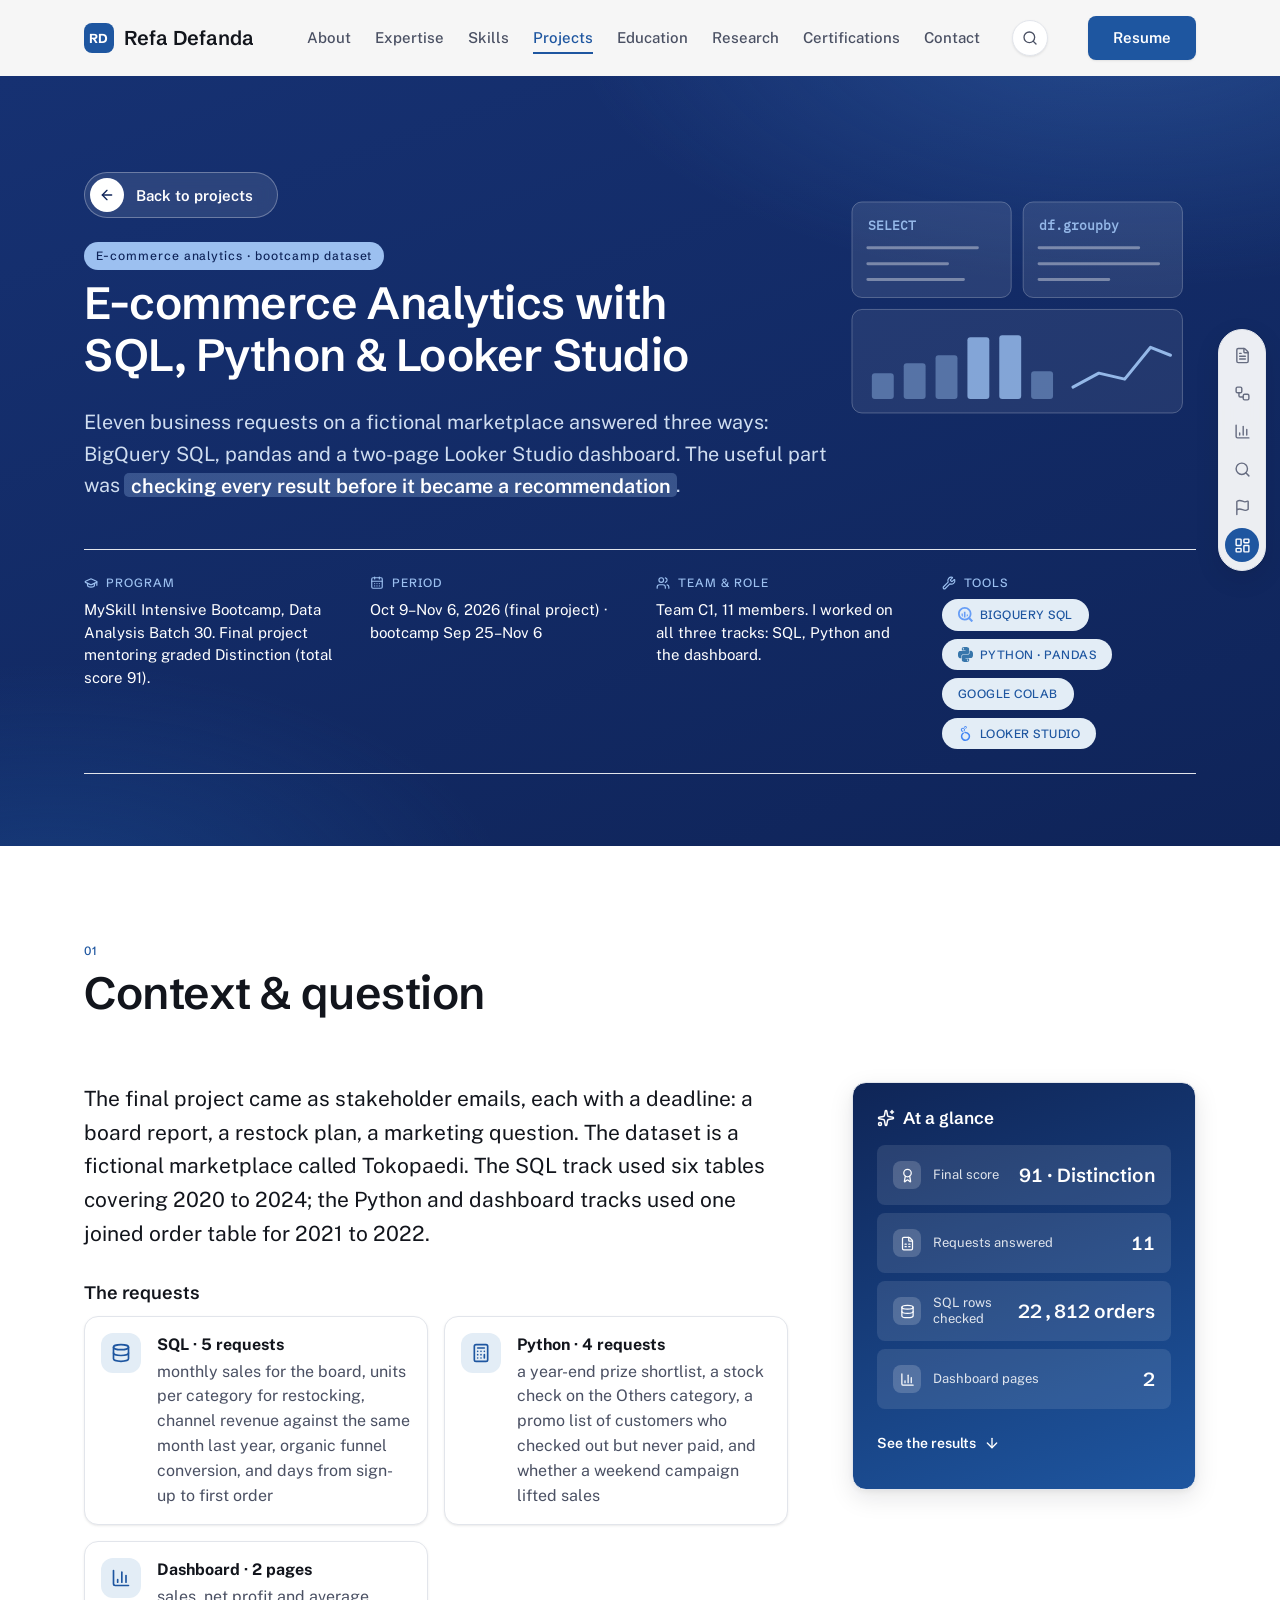
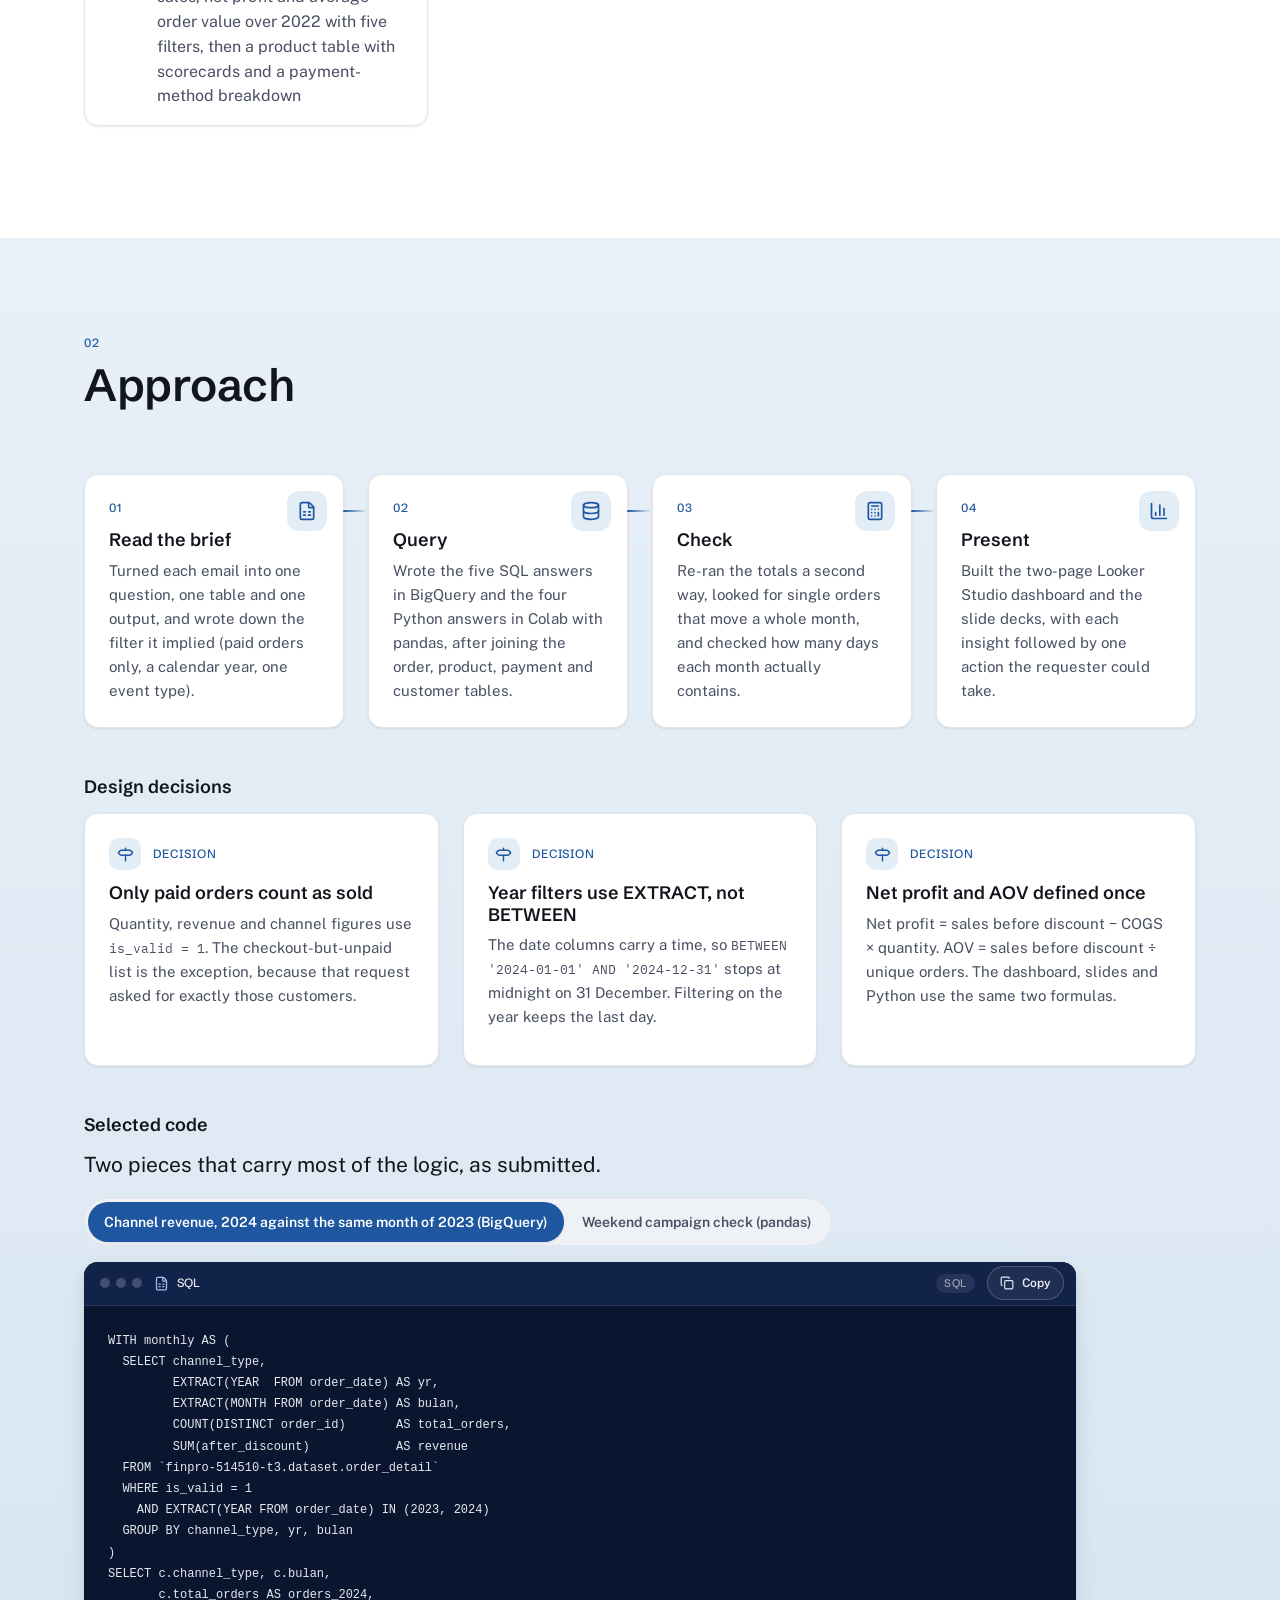
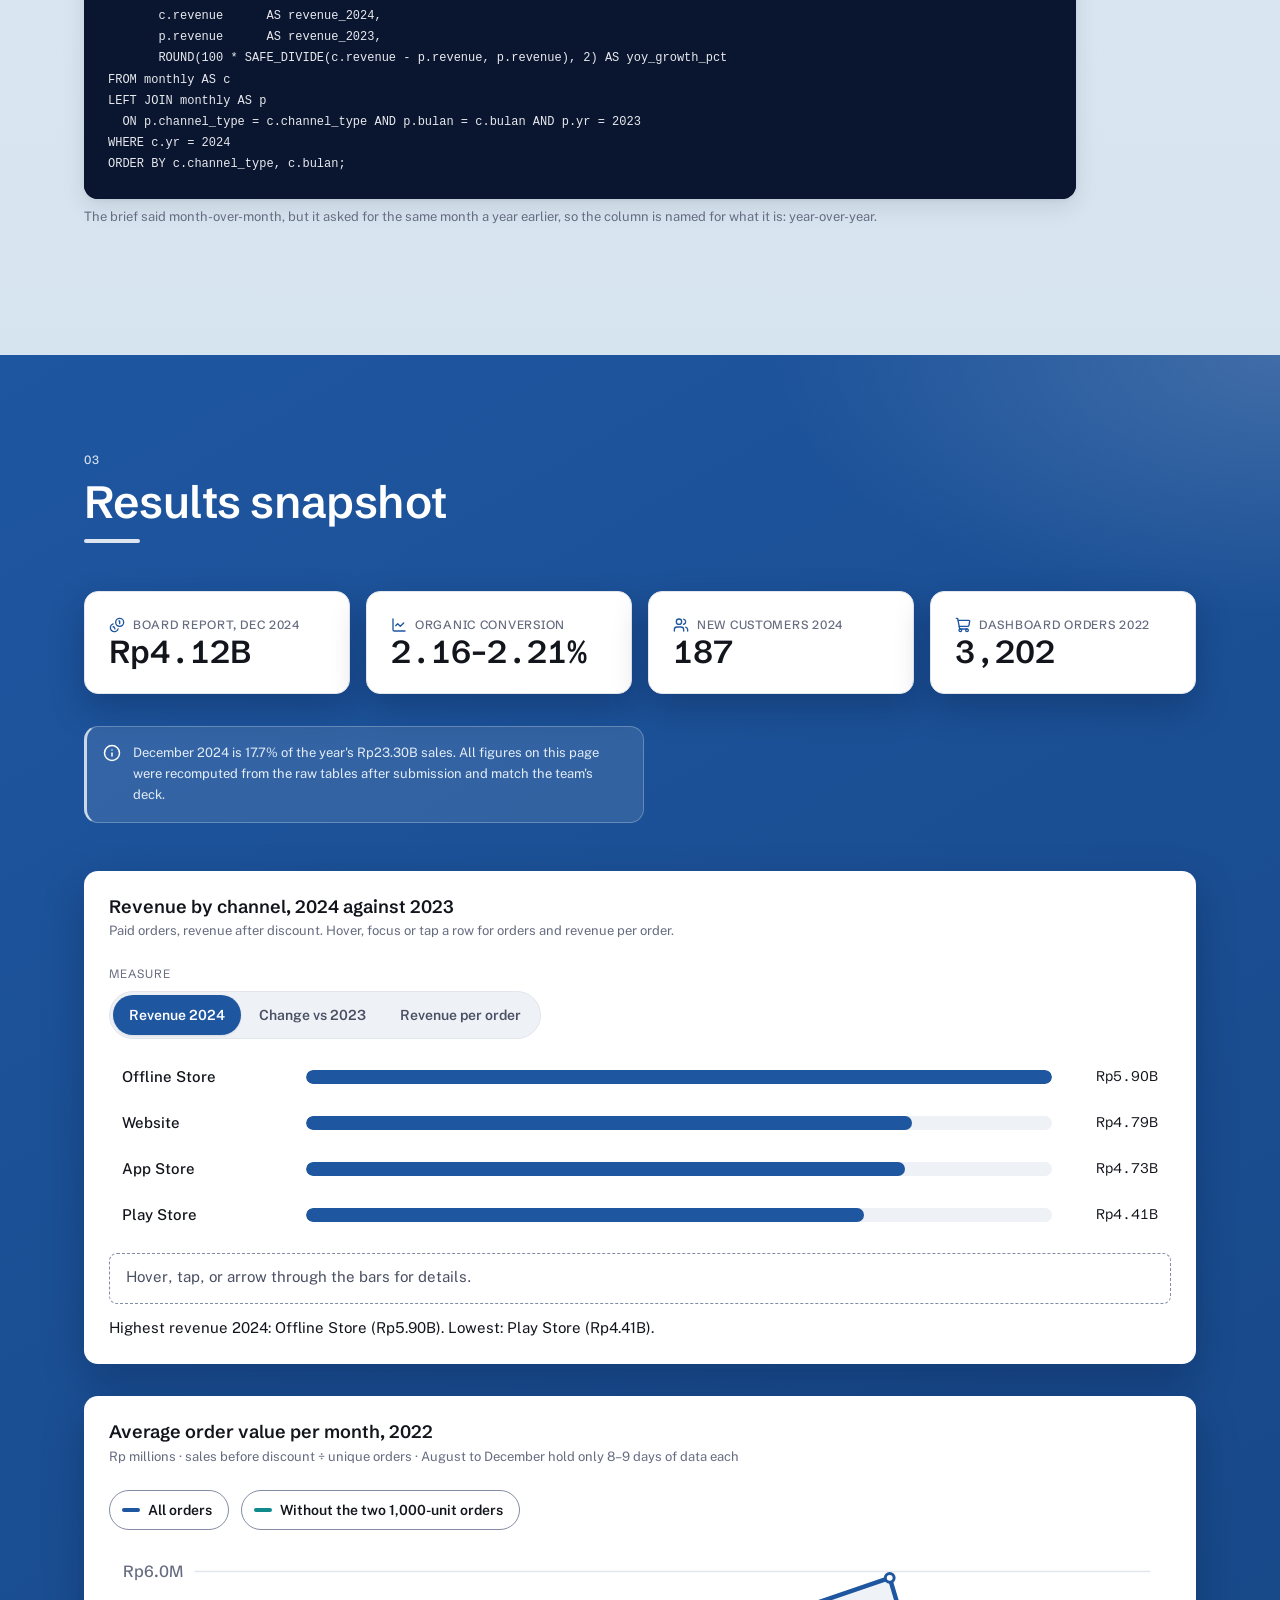
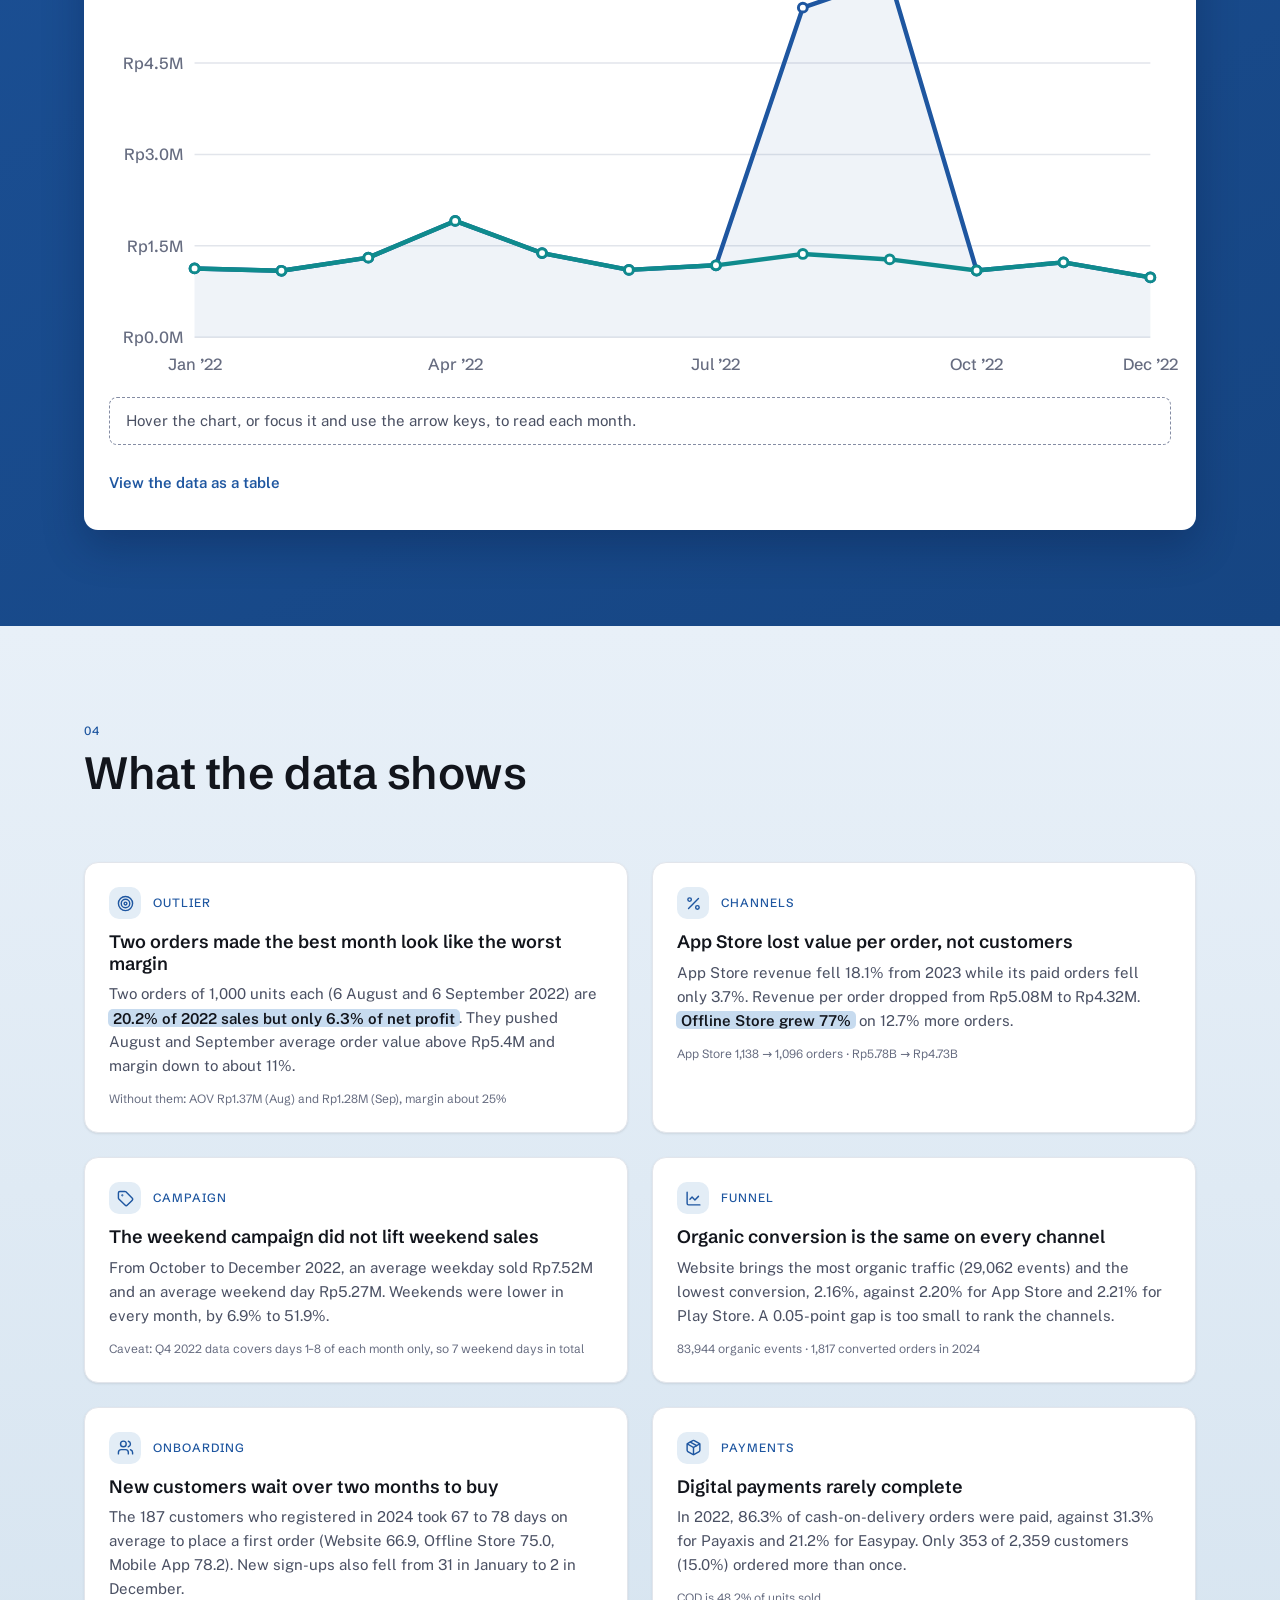
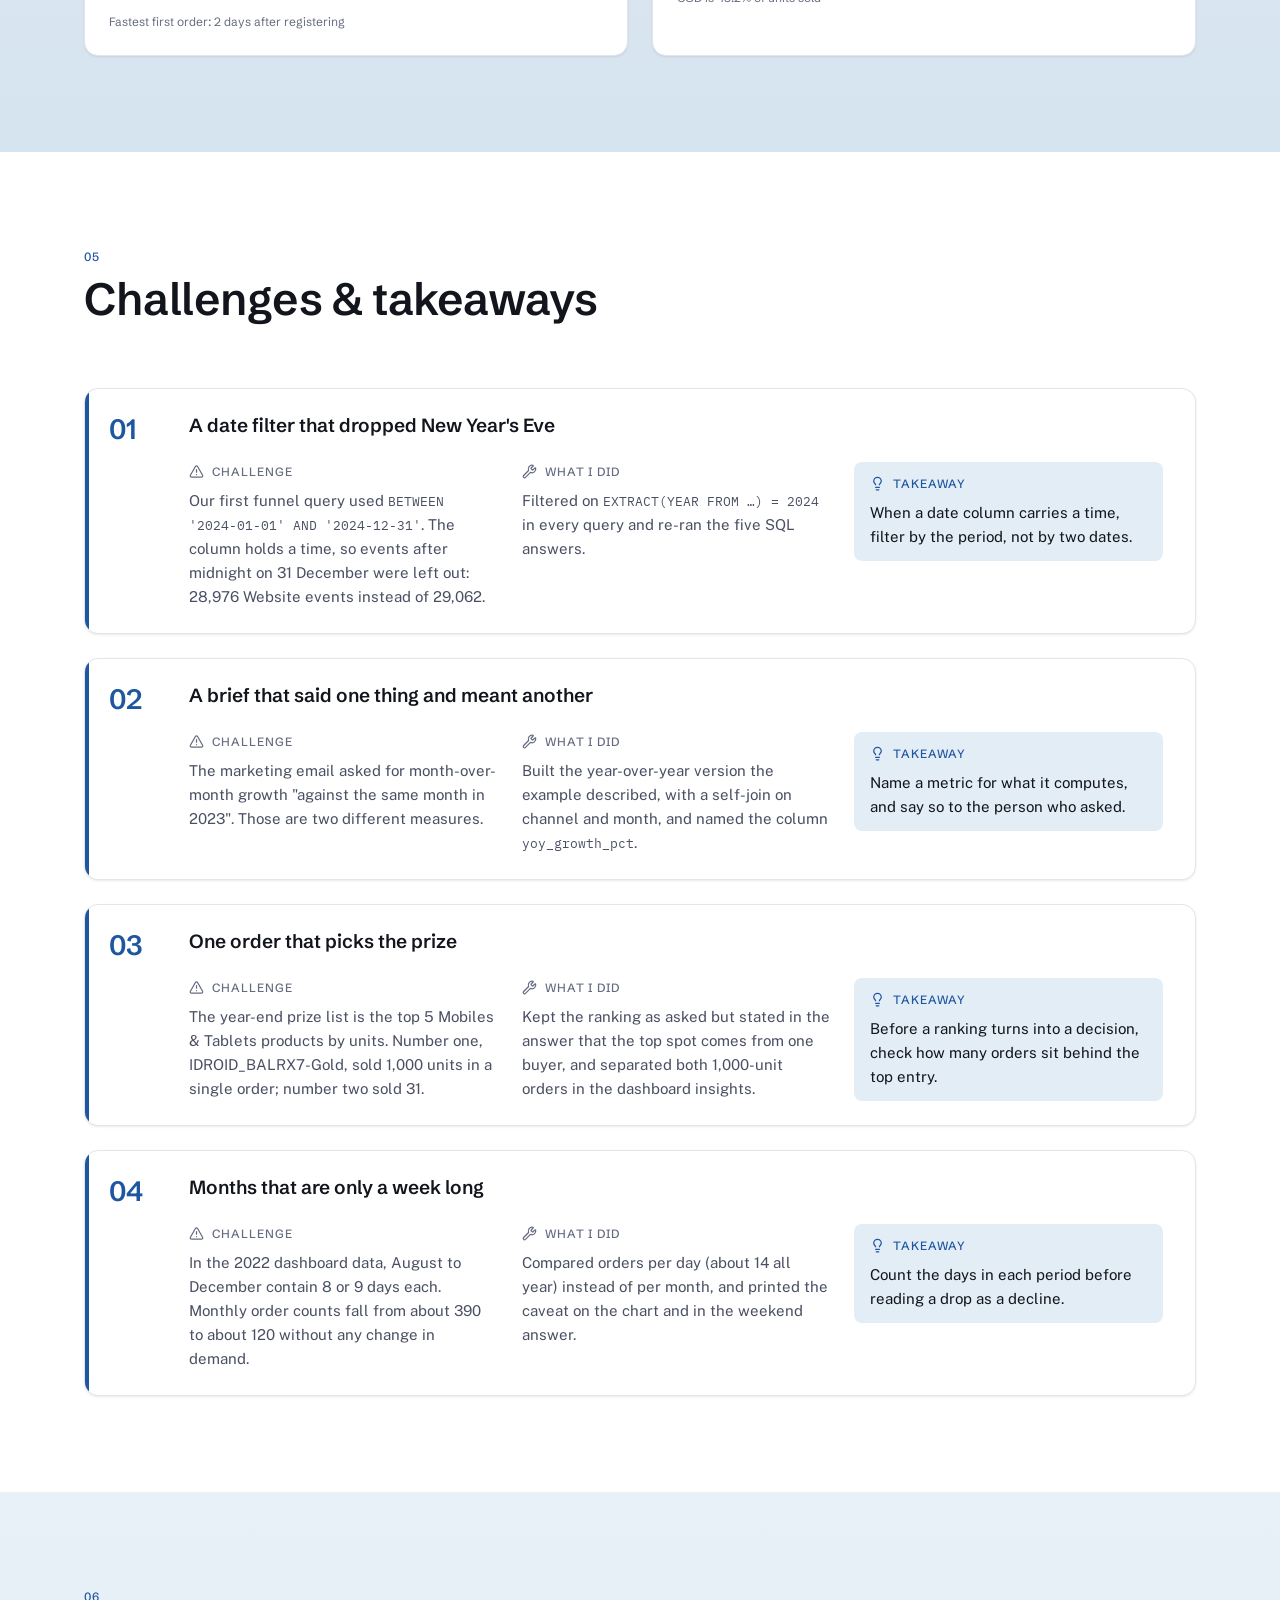
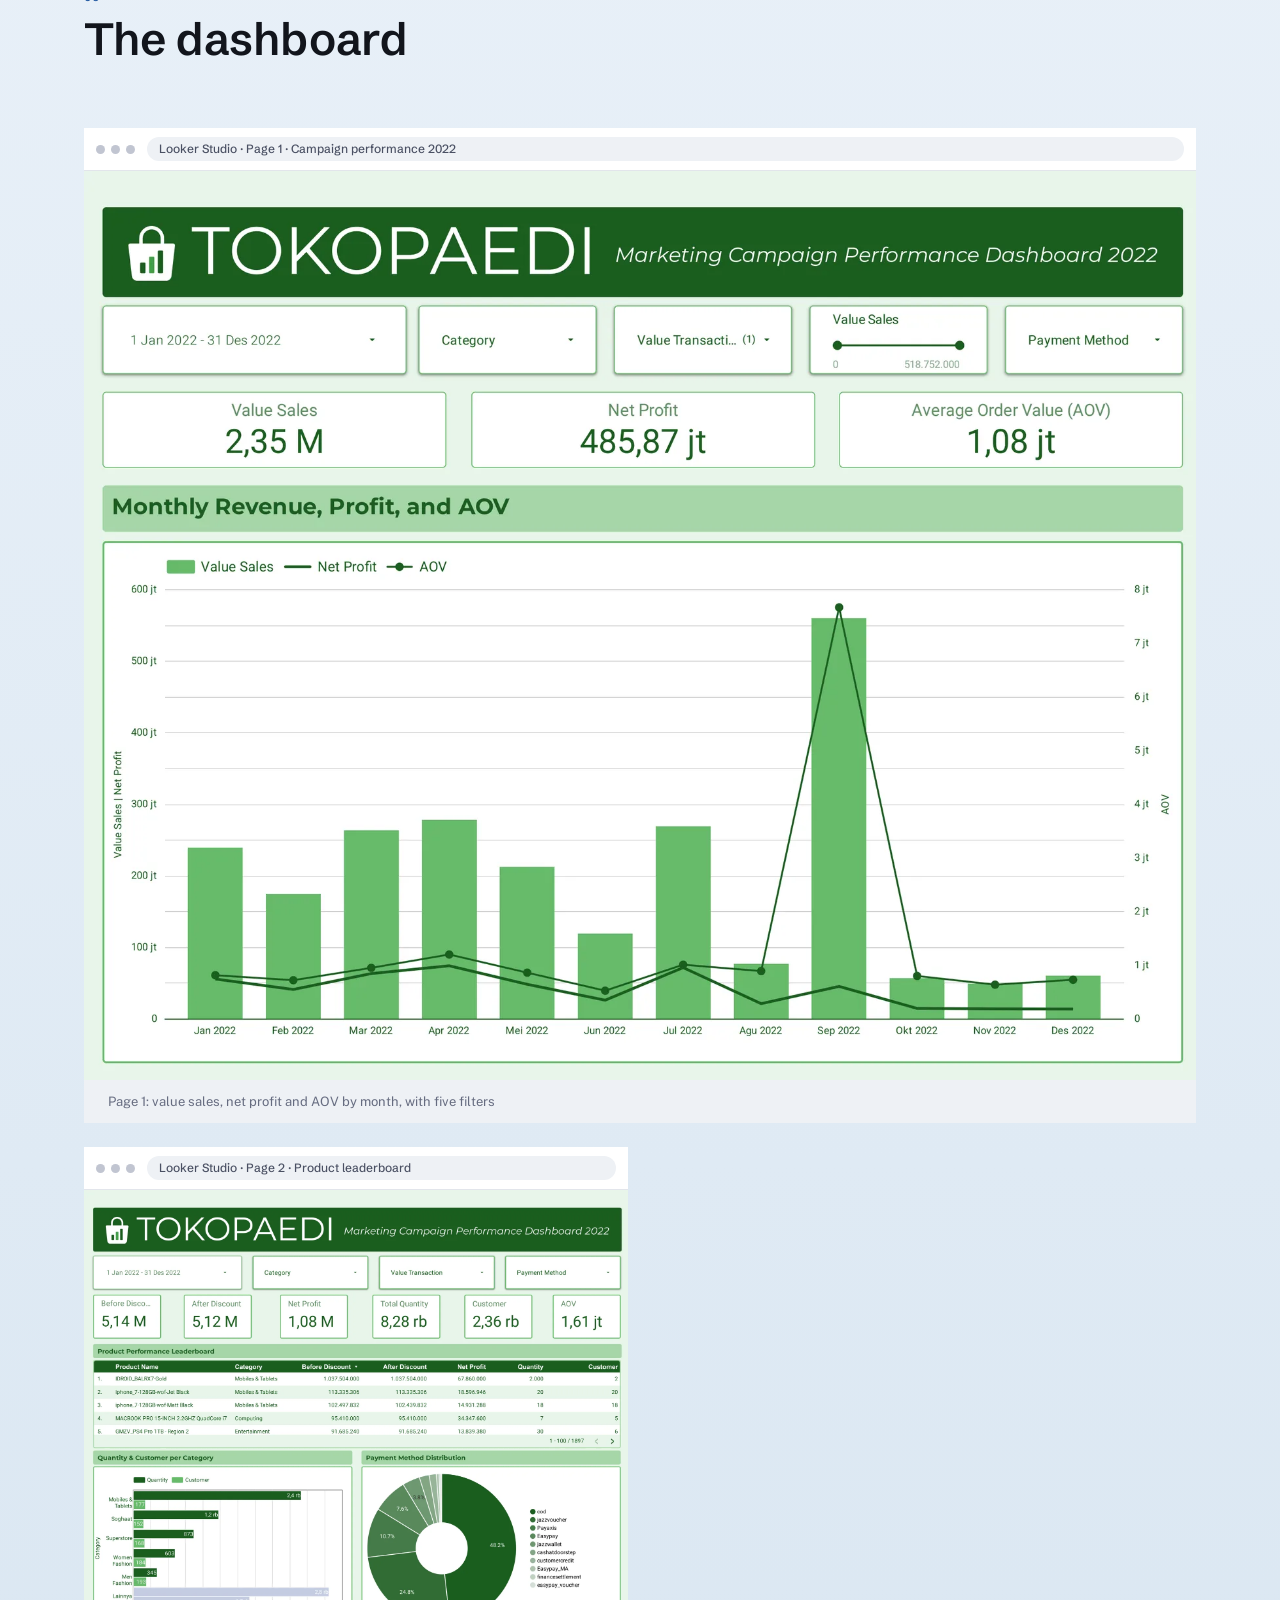
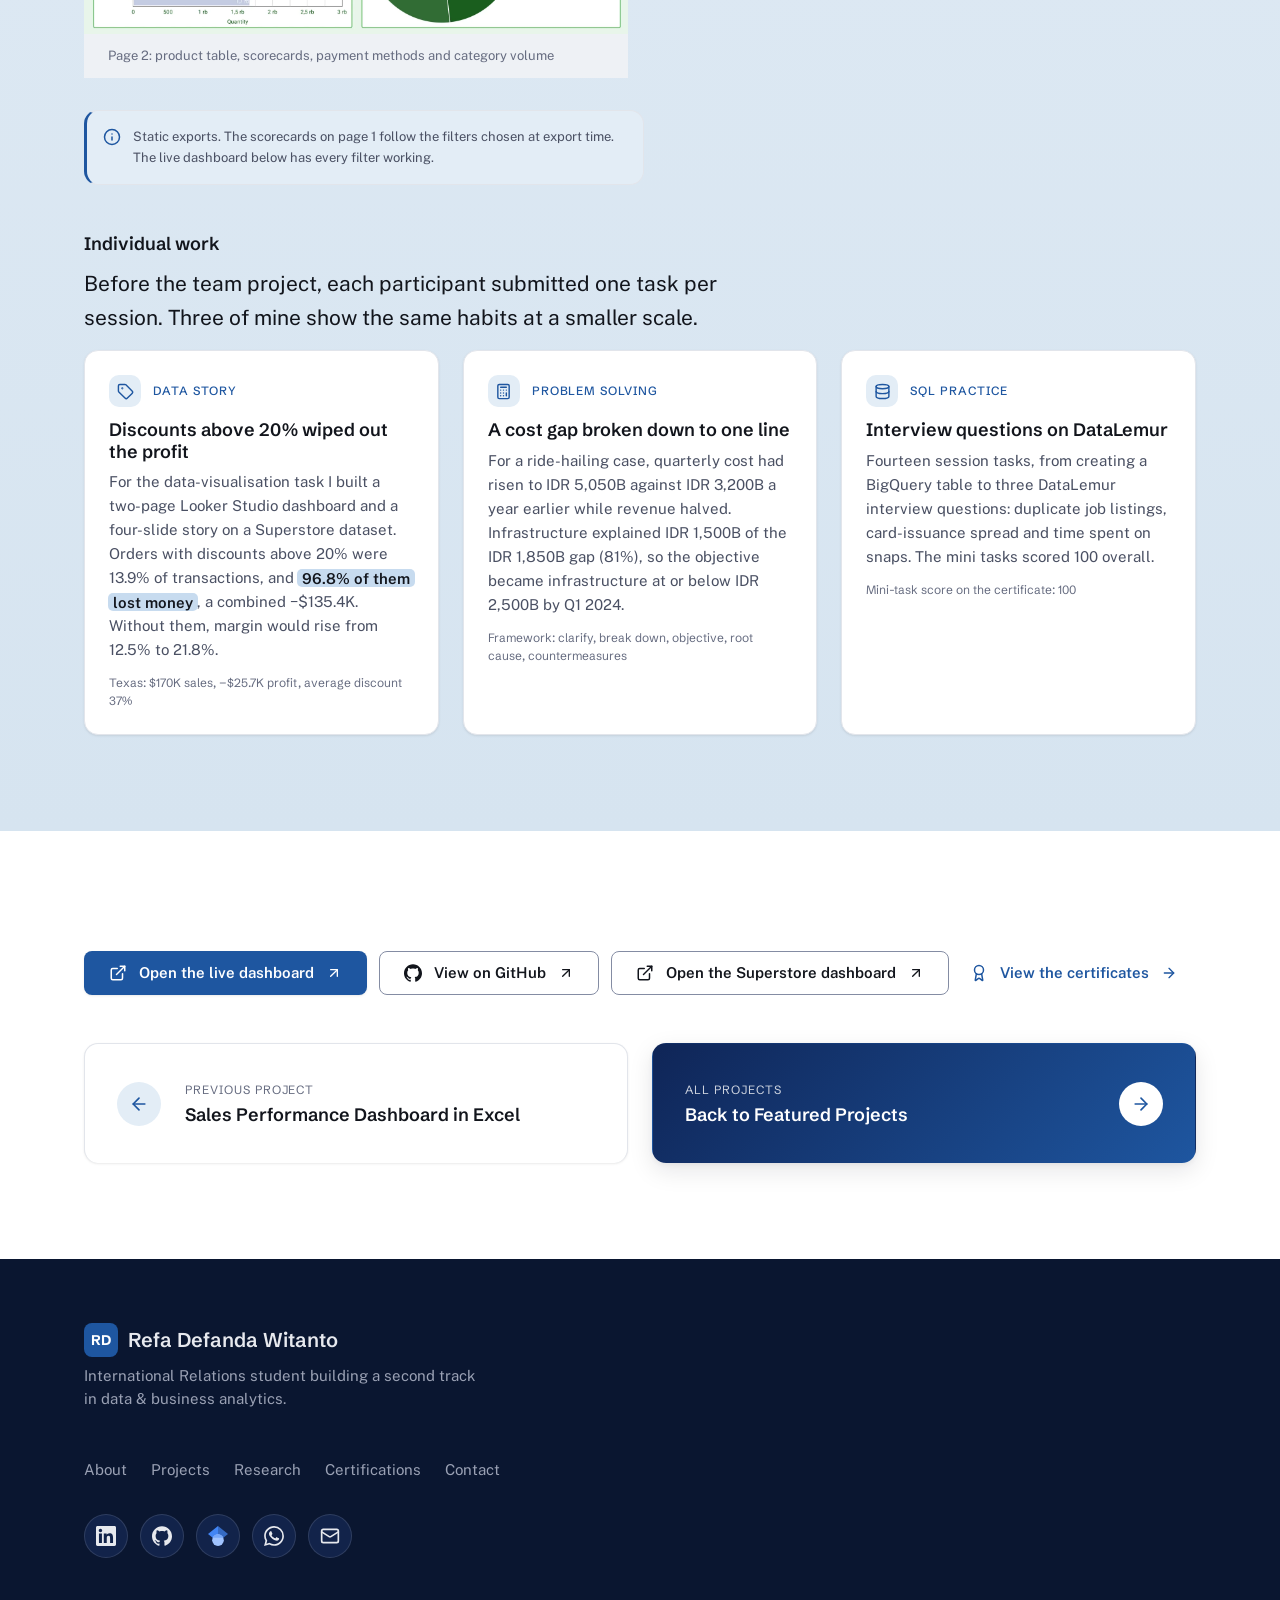
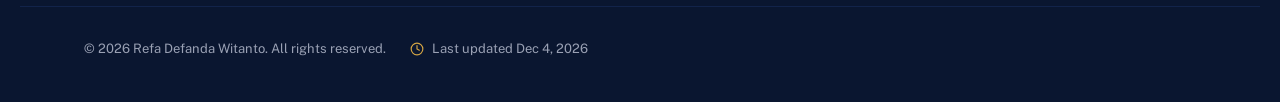
<file: case-studies/myskill-data-analysis.html>
<!DOCTYPE html>
<html lang="en">
<head>
  <meta charset="UTF-8">
  <meta name="viewport" content="width=device-width, initial-scale=1.0">
  <title>E-commerce Analytics with SQL, Python &amp; Looker Studio — Case Study | Refa Defanda Witanto</title>
  <meta name="description" content="Case study: eleven business requests on a bootcamp e-commerce dataset answered with BigQuery SQL, Python (pandas) and a Looker Studio dashboard, MySkill Data Analysis Batch 30 final project.">
  <meta name="theme-color" content="#1E56A0">
  <link rel="canonical" href="https://yaklut.github.io/portfolio/case-studies/myskill-data-analysis.html">
  <meta property="og:type" content="article">
  <meta property="og:site_name" content="Refa Defanda Witanto">
  <meta property="og:url" content="https://yaklut.github.io/portfolio/case-studies/myskill-data-analysis.html">
  <meta property="og:title" content="E-commerce Analytics with SQL, Python &amp; Looker Studio">
  <meta property="og:description" content="Case study: eleven business requests on a bootcamp e-commerce dataset answered with BigQuery SQL, Python (pandas) and a Looker Studio dashboard, MySkill Data Analysis Batch 30 final project.">
  <meta property="og:image" content="https://yaklut.github.io/portfolio/assets/images/social/og-myskill-data-analysis.jpg">
  <meta property="og:image:width" content="1200">
  <meta property="og:image:height" content="630">
  <meta property="og:image:alt" content="Dashboard from the case study: E-commerce Analytics with SQL, Python &amp; Looker Studio">
  <meta name="twitter:card" content="summary_large_image">
  <meta name="twitter:title" content="E-commerce Analytics with SQL, Python &amp; Looker Studio">
  <meta name="twitter:description" content="Case study: eleven business requests on a bootcamp e-commerce dataset answered with BigQuery SQL, Python (pandas) and a Looker Studio dashboard, MySkill Data Analysis Batch 30 final project.">
  <meta name="twitter:image" content="https://yaklut.github.io/portfolio/assets/images/social/og-myskill-data-analysis.jpg">

  <link rel="icon" href="../favicon.ico" sizes="any">
  <link rel="icon" href="../assets/images/icons/favicon-32x32.png" type="image/png" sizes="32x32">
  <link rel="icon" href="../assets/images/icons/favicon-16x16.png" type="image/png" sizes="16x16">
  <link rel="apple-touch-icon" href="../assets/images/icons/apple-touch-icon.png">

  <link rel="preload" href="../assets/fonts/schibsted-grotesk-latin-wght-normal.woff2" as="font" type="font/woff2" crossorigin>
  <link rel="preload" href="../assets/fonts/public-sans-latin-wght-normal.woff2" as="font" type="font/woff2" crossorigin>
  <link rel="stylesheet" href="../assets/css/styles.css">
  <link rel="stylesheet" href="../assets/css/motion.css">
  <link rel="stylesheet" href="../assets/css/expressive.css">
  <link rel="stylesheet" href="../assets/css/case-study.css">
  <link rel="stylesheet" href="../assets/css/transitions.css">
  <link rel="stylesheet" href="../assets/css/bands.css">
  <link rel="stylesheet" href="../assets/css/cs-polish.css">
  <link rel="stylesheet" href="../assets/css/extras.css">
  <link rel="stylesheet" href="../assets/css/interactions.css">
</head>
<body class="cs-page">

  <a class="skip-link" href="#main-content">Skip to main content</a>

  <header class="site-header">
    <nav class="navbar" aria-label="Primary">
      <a class="navbar__wordmark" href="../index.html#hero"><span class="wordmark__mark" aria-hidden="true">RD</span><span>Refa Defanda</span></a>

      <button type="button" class="nav-toggle" aria-expanded="false" aria-controls="primary-navigation" aria-label="Open menu">
        <span class="nav-toggle__bar" aria-hidden="true"></span>
        <span class="nav-toggle__bar" aria-hidden="true"></span>
        <span class="nav-toggle__bar" aria-hidden="true"></span>
      </button>

      <div id="primary-navigation" class="nav-panel">
        <ul class="nav-list">
          <li><a class="nav-link" href="../index.html#about">About</a></li>
          <li><a class="nav-link" href="../index.html#expertise">Expertise</a></li>
          <li><a class="nav-link" href="../index.html#skills">Skills</a></li>
          <li><a class="nav-link is-active" href="../index.html#projects" aria-current="true">Projects</a></li>
          <li><a class="nav-link" href="../index.html#education">Education</a></li>
          <li><a class="nav-link" href="../index.html#research">Research</a></li>
          <li><a class="nav-link" href="../index.html#certifications">Certifications</a></li>
          <li><a class="nav-link" href="../index.html#contact">Contact</a></li>
        </ul>
        <button type="button" class="nav-search-btn" id="cmdk-trigger" aria-label="Jump to a section" aria-haspopup="dialog" aria-keyshortcuts="Control+K Meta+K">
          <svg viewBox="0 0 24 24" fill="none" stroke="currentColor" stroke-width="2" stroke-linecap="round" stroke-linejoin="round" aria-hidden="true"><circle cx="11" cy="11" r="8"></circle><line x1="21" y1="21" x2="16.65" y2="16.65"></line></svg>
          <kbd class="nav-search-btn__hint" aria-hidden="true">Ctrl K</kbd>
        </button>
        <a class="nav-cta btn btn--primary" href="../index.html#resume">Resume</a>
      </div>
    </nav>
    <div class="scroll-progress" aria-hidden="true"></div>
  </header>

  <main id="main-content">

    <section class="cs-hero" aria-labelledby="cs-title">
      <div class="cs-hero__inner">
        <svg class="cs-hero__art" viewBox="0 0 360 240" fill="none" aria-hidden="true" focusable="false">
  <g class="art-rise" style="--d:100ms"><rect x="14" y="14" width="160" height="96" rx="10" fill="rgba(255,255,255,.10)" stroke="rgba(255,255,255,.26)"/><text x="30" y="42" font-family="IBM Plex Mono, monospace" font-size="13" font-weight="600" fill="#9CC0F0">SELECT</text><path d="M30 60h110M30 76h80M30 92h96" stroke="rgba(255,255,255,.4)" stroke-width="3" stroke-linecap="round"/></g>
  <g class="art-rise" style="--d:250ms"><rect x="186" y="14" width="160" height="96" rx="10" fill="rgba(255,255,255,.10)" stroke="rgba(255,255,255,.26)"/><text x="202" y="42" font-family="IBM Plex Mono, monospace" font-size="13" font-weight="600" fill="#9CC0F0">df.groupby</text><path d="M202 60h100M202 76h120M202 92h70" stroke="rgba(255,255,255,.4)" stroke-width="3" stroke-linecap="round"/></g>
  <g class="art-rise" style="--d:400ms"><rect x="14" y="122" width="332" height="104" rx="10" fill="rgba(255,255,255,.08)" stroke="rgba(255,255,255,.26)"/>
    <rect x="34" y="186" width="22" height="26" rx="3" fill="rgba(156,192,240,.45)"/><rect x="66" y="176" width="22" height="36" rx="3" fill="rgba(156,192,240,.45)"/><rect x="98" y="168" width="22" height="44" rx="3" fill="rgba(156,192,240,.45)"/><rect x="130" y="150" width="22" height="62" rx="3" fill="rgba(156,192,240,.85)"/><rect x="162" y="148" width="22" height="64" rx="3" fill="rgba(156,192,240,.85)"/><rect x="194" y="184" width="22" height="28" rx="3" fill="rgba(156,192,240,.45)"/></g>
  <path class="art-draw" style="--d:900ms" pathLength="1" d="M236 200 L262 186 L288 192 L314 160 L334 168" stroke="#9CC0F0" stroke-width="3" stroke-linecap="round" stroke-linejoin="round"/>
</svg>
        <div><a class="cs-back" href="../index.html#projects"><span class="cs-back__icon"><svg viewBox="0 0 24 24" fill="none" stroke="currentColor" stroke-width="2" stroke-linecap="round" stroke-linejoin="round" aria-hidden="true" focusable="false"><path d="m12 19-7-7 7-7" /> <path d="M19 12H5" /></svg></span><span class="cs-back__label">Back to projects</span></a></div>
        <p class="project__sector">E-commerce analytics · bootcamp dataset</p>
        <h1 id="cs-title" class="cs-title">E-commerce Analytics with SQL, Python &amp; Looker Studio</h1>
        <p class="cs-summary">Eleven business requests on a fictional marketplace answered three ways: BigQuery SQL, pandas and a two-page Looker Studio dashboard. The useful part was <mark>checking every result before it became a recommendation</mark>.</p>
        <dl class="cs-meta">
          <div><dt><span class="cs-ico-inline"><svg viewBox="0 0 24 24" fill="none" stroke="currentColor" stroke-width="2" stroke-linecap="round" stroke-linejoin="round" aria-hidden="true" focusable="false"><path d="M21.42 10.922a1 1 0 0 0-.019-1.838L12.83 5.18a2 2 0 0 0-1.66 0L2.6 9.08a1 1 0 0 0 0 1.832l8.57 3.908a2 2 0 0 0 1.66 0z" /> <path d="M22 10v6" /> <path d="M6 12.5V16a6 3 0 0 0 12 0v-3.5" /></svg></span>Program</dt><dd>MySkill Intensive Bootcamp, Data Analysis Batch 30. Final project mentoring graded Distinction (total score 91).</dd></div>
          <div><dt><span class="cs-ico-inline"><svg viewBox="0 0 24 24" fill="none" stroke="currentColor" stroke-width="2" stroke-linecap="round" stroke-linejoin="round" aria-hidden="true" focusable="false"><path d="M8 2v3" /> <path d="M16 2v3" /> <rect x="3" y="3" width="18" height="18" rx="2" /> <path d="M3 9h18" /> <path d="M8 13h.01" /> <path d="M12 13h.01" /> <path d="M16 13h.01" /> <path d="M8 17h.01" /> <path d="M12 17h.01" /> <path d="M16 17h.01" /></svg></span>Period</dt><dd><time datetime="2026-10-09">Oct 9</time>–<time datetime="2026-11-06">Nov 6, 2026</time> (final project) · bootcamp <time datetime="2026-09-25">Sep 25</time>–<time datetime="2026-11-06">Nov 6</time></dd></div>
          <div><dt><span class="cs-ico-inline"><svg viewBox="0 0 24 24" fill="none" stroke="currentColor" stroke-width="2" stroke-linecap="round" stroke-linejoin="round" aria-hidden="true" focusable="false"><path d="M16 21v-2a4 4 0 0 0-4-4H6a4 4 0 0 0-4 4v2" /> <path d="M16 3.128a4 4 0 0 1 0 7.744" /> <path d="M22 21v-2a4 4 0 0 0-3-3.87" /> <circle cx="9" cy="7" r="4" /></svg></span>Team &amp; role</dt><dd>Team C1, 11 members. I worked on all three tracks: SQL, Python and the dashboard.</dd></div>
          <div><dt><span class="cs-ico-inline"><svg viewBox="0 0 24 24" fill="none" stroke="currentColor" stroke-width="2" stroke-linecap="round" stroke-linejoin="round" aria-hidden="true" focusable="false"><path d="M14.7 6.3a1 1 0 0 0 0 1.4l1.6 1.6a1 1 0 0 0 1.4 0l3.106-3.105c.32-.322.863-.22.983.218a6 6 0 0 1-8.259 7.057l-7.91 7.91a1 1 0 0 1-2.999-3l7.91-7.91a6 6 0 0 1 7.057-8.259c.438.12.54.662.219.984z" /></svg></span>Tools</dt><dd><ul class="tool-chips" aria-label="Tools used"><li class="chip chip--logo"><svg class="tool-logo" viewBox="0 0 24 24" aria-hidden="true" focusable="false"><path fill="#669DF6" d="M5.676 10.595h2.052v5.244a5.892 5.892 0 0 1-2.052-2.088v-3.156zm18.179 10.836a.504.504 0 0 1 0 .708l-1.716 1.716a.504.504 0 0 1-.708 0l-4.248-4.248a.206.206 0 0 1-.007-.007c-.02-.02-.028-.045-.043-.066a10.736 10.736 0 0 1-6.334 2.065C4.835 21.599 0 16.764 0 10.799S4.835 0 10.8 0s10.799 4.835 10.799 10.8c0 2.369-.772 4.553-2.066 6.333.025.017.052.028.074.05l4.248 4.248zm-5.028-10.632a8.015 8.015 0 1 0-8.028 8.028h.024a8.016 8.016 0 0 0 8.004-8.028zm-4.86 4.98a6.002 6.002 0 0 0 2.04-2.184v-1.764h-2.04v3.948zm-4.5.948c.442.057.887.08 1.332.072.4.025.8.025 1.2 0V7.692H9.468v9.035z"/></svg>BigQuery SQL</li><li class="chip chip--logo"><svg class="tool-logo" viewBox="0 0 24 24" aria-hidden="true" focusable="false"><path fill="#3776AB" d="M14.25.18l.9.2.73.26.59.3.45.32.34.34.25.34.16.33.1.3.04.26.02.2-.01.13V8.5l-.05.63-.13.55-.21.46-.26.38-.3.31-.33.25-.35.19-.35.14-.33.1-.3.07-.26.04-.21.02H8.77l-.69.05-.59.14-.5.22-.41.27-.33.32-.27.35-.2.36-.15.37-.1.35-.07.32-.04.27-.02.21v3.06H3.17l-.21-.03-.28-.07-.32-.12-.35-.18-.36-.26-.36-.36-.35-.46-.32-.59-.28-.73-.21-.88-.14-1.05-.05-1.23.06-1.22.16-1.04.24-.87.32-.71.36-.57.4-.44.42-.33.42-.24.4-.16.36-.1.32-.05.24-.01h.16l.06.01h8.16v-.83H6.18l-.01-2.75-.02-.37.05-.34.11-.31.17-.28.25-.26.31-.23.38-.2.44-.18.51-.15.58-.12.64-.1.71-.06.77-.04.84-.02 1.27.05zm-6.3 1.98l-.23.33-.08.41.08.41.23.34.33.22.41.09.41-.09.33-.22.23-.34.08-.41-.08-.41-.23-.33-.33-.22-.41-.09-.41.09zm13.09 3.95l.28.06.32.12.35.18.36.27.36.35.35.47.32.59.28.73.21.88.14 1.04.05 1.23-.06 1.23-.16 1.04-.24.86-.32.71-.36.57-.4.45-.42.33-.42.24-.4.16-.36.09-.32.05-.24.02-.16-.01h-8.22v.82h5.84l.01 2.76.02.36-.05.34-.11.31-.17.29-.25.25-.31.24-.38.2-.44.17-.51.15-.58.13-.64.09-.71.07-.77.04-.84.01-1.27-.04-1.07-.14-.9-.2-.73-.25-.59-.3-.45-.33-.34-.34-.25-.34-.16-.33-.1-.3-.04-.25-.02-.2.01-.13v-5.34l.05-.64.13-.54.21-.46.26-.38.3-.32.33-.24.35-.2.35-.14.33-.1.3-.06.26-.04.21-.02.13-.01h5.84l.69-.05.59-.14.5-.21.41-.28.33-.32.27-.35.2-.36.15-.36.1-.35.07-.32.04-.28.02-.21V6.07h2.09l.14.01zm-6.47 14.25l-.23.33-.08.41.08.41.23.33.33.23.41.08.41-.08.33-.23.23-.33.08-.41-.08-.41-.23-.33-.33-.23-.41-.08-.41.08z"/></svg>Python · pandas</li><li class="chip">Google Colab</li><li class="chip chip--logo"><svg class="tool-logo" viewBox="0 0 24 24" aria-hidden="true" focusable="false"><path fill="#4285F4" d="M11.9475 0c-1.1598.0021-2.0982.944-2.096 2.1038a2.1 2.1 0 00.356 1.166l.895-.8959a.884.884 0 11.565.564l-.895.895c.9593.6478 2.2621.3953 2.91-.564.6478-.9593.3953-2.262-.564-2.91A2.096 2.096 0 0011.9475 0zm-.835 6.1128a3.2629 3.2629 0 00-.653-1.965l-1.164 1.162a1.667 1.667 0 01-.318 2.012l.632 1.5449a3.2819 3.2819 0 001.503-2.754zm-3.2499 1.666h-.03c-.9217.0009-1.6697-.7455-1.6707-1.6673-.001-.9217.7454-1.6697 1.6672-1.6707a1.669 1.669 0 01.9195.275l1.152-1.152c-1.4069-1.141-3.4724-.9257-4.6135.4811s-.9257 3.4723.481 4.6135a3.2799 3.2799 0 002.7275.6652l-.633-1.5439v-.001zm4.1279 1.3359c-.728 0-1.452.106-2.15.315l.922 2.2519c2.6872-.6819 5.4184.9438 6.1002 3.631.6818 2.6873-.9439 5.4184-3.6311 6.1002s-5.4184-.9439-6.1002-3.631c-.5682-2.2394.4655-4.5774 2.5041-5.6643l-.91-2.2449c-3.6908 1.808-5.2173 6.2657-3.4093 9.9567l.0005.001c1.808 3.6909 6.2657 5.2173 9.9567 3.4093l.001-.0005c3.6913-1.8071 5.2187-6.2645 3.4116-9.9558a7.4417 7.4417 0 00-6.6865-4.1696h-.008l-.001.001z"/></svg>Looker Studio</li></ul></dd></div>
        </dl>
      </div>
    </section>

    <section id="context" aria-labelledby="context-heading">
      <div class="section-heading reveal">
        <span class="section-eyebrow" aria-hidden="true">01</span>
        <h2 id="context-heading" class="section-title">Context &amp; question</h2>
      </div>
      <div class="cs-body">
        <div class="cs-prose reveal">
          <p>The final project came as stakeholder emails, each with a deadline: a board report, a restock plan, a marketing question. The dataset is a fictional marketplace called Tokopaedi. The SQL track used six tables covering 2020 to 2024; the Python and dashboard tracks used one joined order table for 2021 to 2022.</p>
          <h3>The requests</h3>
          <ul class="cs-list">
            <li><span class="cs-ico"><svg viewBox="0 0 24 24" fill="none" stroke="currentColor" stroke-width="2" stroke-linecap="round" stroke-linejoin="round" aria-hidden="true" focusable="false"><ellipse cx="12" cy="5" rx="9" ry="3" /> <path d="M3 5V19A9 3 0 0 0 21 19V5" /> <path d="M3 12A9 3 0 0 0 21 12" /></svg></span><span><strong>SQL · 5 requests</strong>monthly sales for the board, units per category for restocking, channel revenue against the same month last year, organic funnel conversion, and days from sign-up to first order</span></li>
            <li><span class="cs-ico"><svg viewBox="0 0 24 24" fill="none" stroke="currentColor" stroke-width="2" stroke-linecap="round" stroke-linejoin="round" aria-hidden="true" focusable="false"><rect width="16" height="20" x="4" y="2" rx="2" /> <line x1="8" x2="16" y1="6" y2="6" /> <line x1="16" x2="16" y1="14" y2="18" /> <path d="M16 10h.01" /> <path d="M12 10h.01" /> <path d="M8 10h.01" /> <path d="M12 14h.01" /> <path d="M8 14h.01" /> <path d="M12 18h.01" /> <path d="M8 18h.01" /></svg></span><span><strong>Python · 4 requests</strong>a year-end prize shortlist, a stock check on the Others category, a promo list of customers who checked out but never paid, and whether a weekend campaign lifted sales</span></li>
            <li><span class="cs-ico"><svg viewBox="0 0 24 24" fill="none" stroke="currentColor" stroke-width="2" stroke-linecap="round" stroke-linejoin="round" aria-hidden="true" focusable="false"><path d="M3 3v16a2 2 0 0 0 2 2h16" /> <path d="M18 17V9" /> <path d="M13 17V5" /> <path d="M8 17v-3" /></svg></span><span><strong>Dashboard · 2 pages</strong>sales, net profit and average order value over 2022 with five filters, then a product table with scorecards and a payment-method breakdown</span></li>
          </ul>
        </div>
        <aside class="cs-glance reveal" aria-labelledby="glance-title">
          <h3 id="glance-title" class="cs-glance__title"><svg viewBox="0 0 24 24" fill="none" stroke="currentColor" stroke-width="2" stroke-linecap="round" stroke-linejoin="round" aria-hidden="true" focusable="false"><path d="M11.017 2.814a1 1 0 0 1 1.966 0l1.051 5.558a2 2 0 0 0 1.594 1.594l5.558 1.051a1 1 0 0 1 0 1.966l-5.558 1.051a2 2 0 0 0-1.594 1.594l-1.051 5.558a1 1 0 0 1-1.966 0l-1.051-5.558a2 2 0 0 0-1.594-1.594l-5.558-1.051a1 1 0 0 1 0-1.966l5.558-1.051a2 2 0 0 0 1.594-1.594z" /> <path d="M20 2v4" /> <path d="M22 4h-4" /> <circle cx="4" cy="20" r="2" /></svg>At a glance</h3>
          <dl class="cs-glance__grid"><div class="cs-glance__item"><dt><span class="cs-ico"><svg viewBox="0 0 24 24" fill="none" stroke="currentColor" stroke-width="2" stroke-linecap="round" stroke-linejoin="round" aria-hidden="true" focusable="false"><path d="m15.477 12.89 1.515 8.526a.5.5 0 0 1-.81.47l-3.58-2.687a1 1 0 0 0-1.197 0l-3.586 2.686a.5.5 0 0 1-.81-.469l1.514-8.526" /> <circle cx="12" cy="8" r="6" /></svg></span>Final score</dt><dd>91 · Distinction</dd></div><div class="cs-glance__item"><dt><span class="cs-ico"><svg viewBox="0 0 24 24" fill="none" stroke="currentColor" stroke-width="2" stroke-linecap="round" stroke-linejoin="round" aria-hidden="true" focusable="false"><path d="M6 22a2 2 0 0 1-2-2V4a2 2 0 0 1 2-2h8a2.4 2.4 0 0 1 1.704.706l3.588 3.588A2.4 2.4 0 0 1 20 8v12a2 2 0 0 1-2 2z" /> <path d="M14 2v5a1 1 0 0 0 1 1h5" /> <path d="M8 13h2" /> <path d="M14 13h2" /> <path d="M8 17h2" /> <path d="M14 17h2" /></svg></span>Requests answered</dt><dd>11</dd></div><div class="cs-glance__item"><dt><span class="cs-ico"><svg viewBox="0 0 24 24" fill="none" stroke="currentColor" stroke-width="2" stroke-linecap="round" stroke-linejoin="round" aria-hidden="true" focusable="false"><ellipse cx="12" cy="5" rx="9" ry="3" /> <path d="M3 5V19A9 3 0 0 0 21 19V5" /> <path d="M3 12A9 3 0 0 0 21 12" /></svg></span>SQL rows checked</dt><dd>22,812 orders</dd></div><div class="cs-glance__item"><dt><span class="cs-ico"><svg viewBox="0 0 24 24" fill="none" stroke="currentColor" stroke-width="2" stroke-linecap="round" stroke-linejoin="round" aria-hidden="true" focusable="false"><path d="M3 3v16a2 2 0 0 0 2 2h16" /> <path d="M18 17V9" /> <path d="M13 17V5" /> <path d="M8 17v-3" /></svg></span>Dashboard pages</dt><dd>2</dd></div></dl>
          <a class="cs-glance__link" href="#results">See the results <svg viewBox="0 0 24 24" fill="none" stroke="currentColor" stroke-width="2" stroke-linecap="round" stroke-linejoin="round" aria-hidden="true" focusable="false"><path d="M12 5v14" /> <path d="m19 12-7 7-7-7" /></svg></a>
        </aside>
      </div>
    </section>

    <section id="approach" aria-labelledby="approach-heading">
      <div class="section-heading reveal">
        <span class="section-eyebrow" aria-hidden="true">02</span>
        <h2 id="approach-heading" class="section-title">Approach</h2>
      </div>
      <div class="cs-body">
        <ol class="cs-steps cs-steps--4">
          <li class="card reveal"><span class="cs-ico"><svg viewBox="0 0 24 24" fill="none" stroke="currentColor" stroke-width="2" stroke-linecap="round" stroke-linejoin="round" aria-hidden="true" focusable="false"><path d="M6 22a2 2 0 0 1-2-2V4a2 2 0 0 1 2-2h8a2.4 2.4 0 0 1 1.704.706l3.588 3.588A2.4 2.4 0 0 1 20 8v12a2 2 0 0 1-2 2z" /> <path d="M14 2v5a1 1 0 0 0 1 1h5" /> <path d="M8 13h2" /> <path d="M14 13h2" /> <path d="M8 17h2" /> <path d="M14 17h2" /></svg></span><h3>Read the brief</h3><p>Turned each email into one question, one table and one output, and wrote down the filter it implied (paid orders only, a calendar year, one event type).</p></li>
          <li class="card reveal"><span class="cs-ico"><svg viewBox="0 0 24 24" fill="none" stroke="currentColor" stroke-width="2" stroke-linecap="round" stroke-linejoin="round" aria-hidden="true" focusable="false"><ellipse cx="12" cy="5" rx="9" ry="3" /> <path d="M3 5V19A9 3 0 0 0 21 19V5" /> <path d="M3 12A9 3 0 0 0 21 12" /></svg></span><h3>Query</h3><p>Wrote the five SQL answers in BigQuery and the four Python answers in Colab with pandas, after joining the order, product, payment and customer tables.</p></li>
          <li class="card reveal"><span class="cs-ico"><svg viewBox="0 0 24 24" fill="none" stroke="currentColor" stroke-width="2" stroke-linecap="round" stroke-linejoin="round" aria-hidden="true" focusable="false"><rect width="16" height="20" x="4" y="2" rx="2" /> <line x1="8" x2="16" y1="6" y2="6" /> <line x1="16" x2="16" y1="14" y2="18" /> <path d="M16 10h.01" /> <path d="M12 10h.01" /> <path d="M8 10h.01" /> <path d="M12 14h.01" /> <path d="M8 14h.01" /> <path d="M12 18h.01" /> <path d="M8 18h.01" /></svg></span><h3>Check</h3><p>Re-ran the totals a second way, looked for single orders that move a whole month, and checked how many days each month actually contains.</p></li>
          <li class="card reveal"><span class="cs-ico"><svg viewBox="0 0 24 24" fill="none" stroke="currentColor" stroke-width="2" stroke-linecap="round" stroke-linejoin="round" aria-hidden="true" focusable="false"><path d="M3 3v16a2 2 0 0 0 2 2h16" /> <path d="M18 17V9" /> <path d="M13 17V5" /> <path d="M8 17v-3" /></svg></span><h3>Present</h3><p>Built the two-page Looker Studio dashboard and the slide decks, with each insight followed by one action the requester could take.</p></li>
        </ol>

        <div class="cs-prose reveal">
          <h3>Design decisions</h3>
        </div>
        <ul class="cs-cards cs-cards--3">
          <li class="card reveal"><span class="cs-tag"><span class="cs-ico"><svg viewBox="0 0 24 24" fill="none" stroke="currentColor" stroke-width="2" stroke-linecap="round" stroke-linejoin="round" aria-hidden="true" focusable="false"><path d="M12 13v8" /> <path d="M12 3v3" /> <path d="M2.354 10.354a1.207 1.207 0 0 1 0-1.708l2.06-2.06A2 2 0 0 1 5.828 6h12.344a2 2 0 0 1 1.414.586l2.06 2.06a1.207 1.207 0 0 1 0 1.708l-2.06 2.06a2 2 0 0 1-1.414.586H5.828a2 2 0 0 1-1.414-.586z" /></svg></span>Decision</span><h3>Only paid orders count as sold</h3><p>Quantity, revenue and channel figures use <span class="cs-code">is_valid = 1</span>. The checkout-but-unpaid list is the exception, because that request asked for exactly those customers.</p></li>
          <li class="card reveal"><span class="cs-tag"><span class="cs-ico"><svg viewBox="0 0 24 24" fill="none" stroke="currentColor" stroke-width="2" stroke-linecap="round" stroke-linejoin="round" aria-hidden="true" focusable="false"><path d="M12 13v8" /> <path d="M12 3v3" /> <path d="M2.354 10.354a1.207 1.207 0 0 1 0-1.708l2.06-2.06A2 2 0 0 1 5.828 6h12.344a2 2 0 0 1 1.414.586l2.06 2.06a1.207 1.207 0 0 1 0 1.708l-2.06 2.06a2 2 0 0 1-1.414.586H5.828a2 2 0 0 1-1.414-.586z" /></svg></span>Decision</span><h3>Year filters use EXTRACT, not BETWEEN</h3><p>The date columns carry a time, so <span class="cs-code">BETWEEN '2024-01-01' AND '2024-12-31'</span> stops at midnight on 31 December. Filtering on the year keeps the last day.</p></li>
          <li class="card reveal"><span class="cs-tag"><span class="cs-ico"><svg viewBox="0 0 24 24" fill="none" stroke="currentColor" stroke-width="2" stroke-linecap="round" stroke-linejoin="round" aria-hidden="true" focusable="false"><path d="M12 13v8" /> <path d="M12 3v3" /> <path d="M2.354 10.354a1.207 1.207 0 0 1 0-1.708l2.06-2.06A2 2 0 0 1 5.828 6h12.344a2 2 0 0 1 1.414.586l2.06 2.06a1.207 1.207 0 0 1 0 1.708l-2.06 2.06a2 2 0 0 1-1.414.586H5.828a2 2 0 0 1-1.414-.586z" /></svg></span>Decision</span><h3>Net profit and AOV defined once</h3><p>Net profit = sales before discount − COGS × quantity. AOV = sales before discount ÷ unique orders. The dashboard, slides and Python use the same two formulas.</p></li>
        </ul>

        <div class="cs-prose reveal">
          <h3>Selected code</h3>
          <p>Two pieces that carry most of the logic, as submitted.</p>
        </div>
        <div class="cs-sql reveal">
          <p class="cs-sql__label">Channel revenue, 2024 against the same month of 2023 (BigQuery)</p>
          <div class="cs-codewin"><div class="cs-codewin__bar"><span class="cs-codewin__dots"><i></i><i></i><i></i></span><span class="cs-codewin__file"><svg viewBox="0 0 24 24" fill="none" stroke="currentColor" stroke-width="2" stroke-linecap="round" stroke-linejoin="round" aria-hidden="true" focusable="false"><path d="M6 22a2 2 0 0 1-2-2V4a2 2 0 0 1 2-2h8a2.4 2.4 0 0 1 1.704.706l3.588 3.588A2.4 2.4 0 0 1 20 8v12a2 2 0 0 1-2 2z" /> <path d="M14 2v5a1 1 0 0 0 1 1h5" /> <path d="M8 13h2" /> <path d="M14 13h2" /> <path d="M8 17h2" /> <path d="M14 17h2" /></svg><span>SQL</span></span><span class="cs-codewin__lang">SQL</span><button type="button" class="cs-copy" data-copy><svg viewBox="0 0 24 24" fill="none" stroke="currentColor" stroke-width="2" stroke-linecap="round" stroke-linejoin="round" aria-hidden="true" focusable="false"><rect width="14" height="14" x="8" y="8" rx="2" ry="2" /> <path d="M4 16c-1.1 0-2-.9-2-2V4c0-1.1.9-2 2-2h10c1.1 0 2 .9 2 2" /></svg><span class="cs-copy__label">Copy</span></button><span class="cs-sr" role="status" aria-live="polite"></span></div><pre class="sql-code" tabindex="0" aria-label="Year-over-year channel query"><code>WITH monthly AS (
  SELECT channel_type,
         EXTRACT(YEAR  FROM order_date) AS yr,
         EXTRACT(MONTH FROM order_date) AS bulan,
         COUNT(DISTINCT order_id)       AS total_orders,
         SUM(after_discount)            AS revenue
  FROM `finpro-514510-t3.dataset.order_detail`
  WHERE is_valid = 1
    AND EXTRACT(YEAR FROM order_date) IN (2023, 2024)
  GROUP BY channel_type, yr, bulan
)
SELECT c.channel_type, c.bulan,
       c.total_orders AS orders_2024,
       c.revenue      AS revenue_2024,
       p.revenue      AS revenue_2023,
       ROUND(100 * SAFE_DIVIDE(c.revenue - p.revenue, p.revenue), 2) AS yoy_growth_pct
FROM monthly AS c
LEFT JOIN monthly AS p
  ON p.channel_type = c.channel_type AND p.bulan = c.bulan AND p.yr = 2023
WHERE c.yr = 2024
ORDER BY c.channel_type, c.bulan;</code></pre></div>
          <p class="cs-sql__caption">The brief said month-over-month, but it asked for the same month a year earlier, so the column is named for what it is: year-over-year.</p>
        </div>
        <div class="cs-sql reveal">
          <p class="cs-sql__label">Weekend campaign check (pandas)</p>
          <div class="cs-codewin"><div class="cs-codewin__bar"><span class="cs-codewin__dots"><i></i><i></i><i></i></span><span class="cs-codewin__file"><svg viewBox="0 0 24 24" fill="none" stroke="currentColor" stroke-width="2" stroke-linecap="round" stroke-linejoin="round" aria-hidden="true" focusable="false"><path d="M6 22a2 2 0 0 1-2-2V4a2 2 0 0 1 2-2h8a2.4 2.4 0 0 1 1.704.706l3.588 3.588A2.4 2.4 0 0 1 20 8v12a2 2 0 0 1-2 2z" /> <path d="M14 2v5a1 1 0 0 0 1 1h5" /> <path d="M8 13h2" /> <path d="M14 13h2" /> <path d="M8 17h2" /> <path d="M14 17h2" /></svg><span>Python</span></span><span class="cs-codewin__lang">Python</span><button type="button" class="cs-copy" data-copy><svg viewBox="0 0 24 24" fill="none" stroke="currentColor" stroke-width="2" stroke-linecap="round" stroke-linejoin="round" aria-hidden="true" focusable="false"><rect width="14" height="14" x="8" y="8" rx="2" ry="2" /> <path d="M4 16c-1.1 0-2-.9-2-2V4c0-1.1.9-2 2-2h10c1.1 0 2 .9 2 2" /></svg><span class="cs-copy__label">Copy</span></button><span class="cs-sr" role="status" aria-live="polite"></span></div><pre class="sql-code" tabindex="0" aria-label="Weekend versus weekday pandas code"><code># 1. Filter transaksi valid dan batasi Oktober - Desember 2022
df_valid = df[df[&#x27;is_valid&#x27;] == 1].copy()
df_valid[&#x27;order_date&#x27;] = pd.to_datetime(df_valid[&#x27;order_date&#x27;])
q4 = df_valid[(df_valid[&#x27;order_date&#x27;] &gt;= &#x27;2022-10-01&#x27;) &amp; (df_valid[&#x27;order_date&#x27;] &lt;= &#x27;2022-12-31&#x27;)].copy()

# 2. Nama bulan dan tipe hari (Sabtu=5, Minggu=6 -&gt; Weekend)
q4[&#x27;nama_bulan&#x27;] = q4[&#x27;order_date&#x27;].dt.month_name()
q4[&#x27;tipe_hari&#x27;] = q4[&#x27;order_date&#x27;].dt.dayofweek.apply(lambda x: &#x27;Weekend&#x27; if x &gt;= 5 else &#x27;Weekday&#x27;)

# 3. Total penjualan per hari, lalu rata-rata harian per bulan dan tipe hari
harian = q4.groupby([&#x27;order_date&#x27;, &#x27;nama_bulan&#x27;, &#x27;tipe_hari&#x27;])[&#x27;before_discount&#x27;].sum().reset_index()
rata_harian = (
    harian.groupby([&#x27;nama_bulan&#x27;, &#x27;tipe_hari&#x27;])[&#x27;before_discount&#x27;]
    .mean()
    .unstack()
    .reindex([&#x27;October&#x27;, &#x27;November&#x27;, &#x27;December&#x27;])
)

# 4. Selisih dan persentase perubahan weekend terhadap weekday
rata_harian[&#x27;selisih&#x27;] = rata_harian[&#x27;Weekend&#x27;] - rata_harian[&#x27;Weekday&#x27;]
rata_harian[&#x27;peningkatan_persen&#x27;] = (rata_harian[&#x27;selisih&#x27;] / rata_harian[&#x27;Weekday&#x27;] * 100).round(2)
rata_harian[&#x27;ada_peningkatan&#x27;] = rata_harian[&#x27;selisih&#x27;] &gt; 0
display(rata_harian)</code></pre></div>
        </div>
      </div>
    </section>

    <section id="results" aria-labelledby="results-heading">
      <div class="section-heading reveal">
        <span class="section-eyebrow" aria-hidden="true">03</span>
        <h2 id="results-heading" class="section-title">Results snapshot</h2>
      </div>
      <div class="cs-body">
        <dl class="cs-kpis reveal"><div class="stat"><dt class="stat-label"><span class="stat-ico"><svg viewBox="0 0 24 24" fill="none" stroke="currentColor" stroke-width="2" stroke-linecap="round" stroke-linejoin="round" aria-hidden="true" focusable="false"><path d="M13.744 17.736a6 6 0 1 1-7.48-7.48" /> <path d="M15 6h1v4" /> <path d="m6.134 14.768.866-.5 2 3.464" /> <circle cx="16" cy="8" r="6" /></svg></span>Board report, Dec 2024</dt><dd class="stat-value">Rp4.12B</dd></div><div class="stat"><dt class="stat-label"><span class="stat-ico"><svg viewBox="0 0 24 24" fill="none" stroke="currentColor" stroke-width="2" stroke-linecap="round" stroke-linejoin="round" aria-hidden="true" focusable="false"><path d="M3 3v16a2 2 0 0 0 2 2h16" /> <path d="m19 9-5 5-4-4-3 3" /></svg></span>Organic conversion</dt><dd class="stat-value">2.16–2.21%</dd></div><div class="stat"><dt class="stat-label"><span class="stat-ico"><svg viewBox="0 0 24 24" fill="none" stroke="currentColor" stroke-width="2" stroke-linecap="round" stroke-linejoin="round" aria-hidden="true" focusable="false"><path d="M16 21v-2a4 4 0 0 0-4-4H6a4 4 0 0 0-4 4v2" /> <path d="M16 3.128a4 4 0 0 1 0 7.744" /> <path d="M22 21v-2a4 4 0 0 0-3-3.87" /> <circle cx="9" cy="7" r="4" /></svg></span>New customers 2024</dt><dd class="stat-value">187</dd></div><div class="stat"><dt class="stat-label"><span class="stat-ico"><svg viewBox="0 0 24 24" fill="none" stroke="currentColor" stroke-width="2" stroke-linecap="round" stroke-linejoin="round" aria-hidden="true" focusable="false"><path d="m2.05 2.05 1.099-.028a1 1 0 0 1 1.008.815l2.69 14.347A1 1 0 0 0 7.83 18H18" /> <path d="M4.563 5h16.435a1 1 0 0 1 .981 1.204l-1.026 6.226A2 2 0 0 1 18.962 14H6.25" /> <circle cx="18" cy="20" r="2" /> <circle cx="8" cy="20" r="2" /></svg></span>Dashboard orders 2022</dt><dd class="stat-value">3,202</dd></div></dl>
        <p class="cs-note reveal"><span class="cs-note__ico"><svg viewBox="0 0 24 24" fill="none" stroke="currentColor" stroke-width="2" stroke-linecap="round" stroke-linejoin="round" aria-hidden="true" focusable="false"><circle cx="12" cy="12" r="10" /> <path d="M12 16v-4" /> <path d="M12 8h.01" /></svg></span><span>December 2024 is 17.7% of the year&apos;s Rp23.30B sales. All figures on this page were recomputed from the raw tables after submission and match the team&apos;s deck.</span></p>
        <div class="card cs-chart reveal" data-cs-chart data-autocaption data-formats='{"rev24": {"p": "Rp", "s": "B", "d": 2}, "growth": {"s": "%", "d": 1}, "aov": {"p": "Rp", "s": "M", "d": 2}}'>
          <h3>Revenue by channel, 2024 against 2023</h3>
          <p class="cs-chart__sub">Paid orders, revenue after discount. Hover, focus or tap a row for orders and revenue per order.</p>
          <div class="cs-chart__controls">
            <div class="cs-ctl"><span class="cs-ctl__label" id="lbl-ch">Measure</span><div class="cs-seg" role="group" aria-labelledby="lbl-ch"><button type="button" data-metric-btn="rev24" aria-pressed="true">Revenue 2024</button><button type="button" data-metric-btn="growth" aria-pressed="false">Change vs 2023</button><button type="button" data-metric-btn="aov" aria-pressed="false">Revenue per order</button></div></div>
          </div>
          <ul class="cs-ichart" data-dim="channel" aria-label="Sales channel">
            <li class="cs-irow" data-label="Offline Store" data-idx="0" data-rev24="5.8958" data-growth="77.0" data-aov="5.69" data-detail-rev24="Offline Store: Rp5.90B revenue in 2024 (Rp3.33B in 2023), 1,037 paid orders." data-detail-growth="Offline Store: revenue +77.0% against 2023 while orders moved +12.7% (920 to 1,037)." data-detail-aov="Offline Store: revenue per order Rp5.69M in 2024, against Rp3.62M in 2023."><button type="button" class="cs-irow__btn" aria-pressed="false"><span class="cs-irow__label">Offline Store</span><span class="cs-irow__track" aria-hidden="true"><span class="cs-irow__bar"></span></span><span class="cs-irow__value">5.8958</span></button></li>
            <li class="cs-irow" data-label="Play Store" data-idx="1" data-rev24="4.4122" data-growth="34.6" data-aov="4.07" data-detail-rev24="Play Store: Rp4.41B revenue in 2024 (Rp3.28B in 2023), 1,084 paid orders." data-detail-growth="Play Store: revenue +34.6% against 2023 while orders moved -0.3% (1,087 to 1,084)." data-detail-aov="Play Store: revenue per order Rp4.07M in 2024, against Rp3.02M in 2023."><button type="button" class="cs-irow__btn" aria-pressed="false"><span class="cs-irow__label">Play Store</span><span class="cs-irow__track" aria-hidden="true"><span class="cs-irow__bar"></span></span><span class="cs-irow__value">4.4122</span></button></li>
            <li class="cs-irow" data-label="Website" data-idx="2" data-rev24="4.7863" data-growth="30.1" data-aov="4.05" data-detail-rev24="Website: Rp4.79B revenue in 2024 (Rp3.68B in 2023), 1,182 paid orders." data-detail-growth="Website: revenue +30.1% against 2023 while orders moved +6.1% (1,114 to 1,182)." data-detail-aov="Website: revenue per order Rp4.05M in 2024, against Rp3.30M in 2023."><button type="button" class="cs-irow__btn" aria-pressed="false"><span class="cs-irow__label">Website</span><span class="cs-irow__track" aria-hidden="true"><span class="cs-irow__bar"></span></span><span class="cs-irow__value">4.7863</span></button></li>
            <li class="cs-irow" data-label="App Store" data-idx="3" data-rev24="4.7333" data-growth="-18.1" data-aov="4.32" data-detail-rev24="App Store: Rp4.73B revenue in 2024 (Rp5.78B in 2023), 1,096 paid orders." data-detail-growth="App Store: revenue -18.1% against 2023 while orders moved -3.7% (1,138 to 1,096)." data-detail-aov="App Store: revenue per order Rp4.32M in 2024, against Rp5.08M in 2023."><button type="button" class="cs-irow__btn" aria-pressed="false"><span class="cs-irow__label">App Store</span><span class="cs-irow__track" aria-hidden="true"><span class="cs-irow__bar"></span></span><span class="cs-irow__value">4.7333</span></button></li>
          </ul>
          <p class="cs-chart__detail" aria-live="polite">Hover, tap, or arrow through the bars for details.</p>
          <p class="cs-chart__caption" aria-live="polite"></p>
        </div>
        <div class="card cs-chart cs-line reveal" data-cs-line>
          <h3>Average order value per month, 2022</h3>
          <p class="cs-chart__sub">Rp millions · sales before discount ÷ unique orders · August to December hold only 8–9 days of data each</p>
          <div class="cs-line__legend" role="group" aria-label="Show or hide a line">
            <button type="button" class="cs-legend-btn cs-legend-btn--0" data-series-btn="all" aria-pressed="true"><i></i>All orders</button>
            <button type="button" class="cs-legend-btn cs-legend-btn--1" data-series-btn="clean" aria-pressed="true"><i></i>Without the two 1,000-unit orders</button>
          </div>
          <div class="cs-line__stage"></div>
          <p class="cs-line__readout" aria-live="polite">Hover the chart, or focus it and use the arrow keys, to read each month.</p>
          <details class="cs-datatable"><summary>View the data as a table</summary><div class="cs-datatable__scroll"><table><thead><tr><th scope="col">Month</th><th scope="col">All orders</th><th scope="col">Without outliers</th></tr></thead><tbody><tr><td>Jan 2022</td><td>Rp1.13M</td><td>Rp1.13M</td></tr><tr><td>Feb 2022</td><td>Rp1.09M</td><td>Rp1.09M</td></tr><tr><td>Mar 2022</td><td>Rp1.31M</td><td>Rp1.31M</td></tr><tr><td>Apr 2022</td><td>Rp1.91M</td><td>Rp1.91M</td></tr><tr><td>May 2022</td><td>Rp1.38M</td><td>Rp1.38M</td></tr><tr><td>Jun 2022</td><td>Rp1.11M</td><td>Rp1.11M</td></tr><tr><td>Jul 2022</td><td>Rp1.18M</td><td>Rp1.18M</td></tr><tr><td>Aug 2022</td><td>Rp5.41M</td><td>Rp1.37M</td></tr><tr><td>Sep 2022</td><td>Rp5.90M</td><td>Rp1.28M</td></tr><tr><td>Oct 2022</td><td>Rp1.09M</td><td>Rp1.09M</td></tr><tr><td>Nov 2022</td><td>Rp1.23M</td><td>Rp1.23M</td></tr><tr><td>Dec 2022</td><td>Rp0.98M</td><td>Rp0.98M</td></tr></tbody></table></div></details>
          <script type="application/json">{"labels": ["Jan 2022", "Feb 2022", "Mar 2022", "Apr 2022", "May 2022", "Jun 2022", "Jul 2022", "Aug 2022", "Sep 2022", "Oct 2022", "Nov 2022", "Dec 2022"], "series": [{"id": "all", "name": "All orders", "values": [1.131, 1.09, 1.307, 1.909, 1.381, 1.106, 1.18, 5.408, 5.897, 1.095, 1.229, 0.982]}, {"id": "clean", "name": "Without the two 1,000-unit orders", "values": [1.131, 1.09, 1.307, 1.909, 1.381, 1.106, 1.18, 1.366, 1.277, 1.095, 1.229, 0.982]}], "format": {"p": "Rp", "s": "M", "d": 2}, "yMax": 6, "ariaLabel": "Line chart of average order value per month in 2022, in millions of rupiah, with and without two 1,000-unit orders.", "prompt": "Hover the chart, or focus it and use the arrow keys, to read each month."}</script>
        </div>
      </div>
    </section>

    <section id="insights" aria-labelledby="insights-heading">
      <div class="section-heading reveal">
        <span class="section-eyebrow" aria-hidden="true">04</span>
        <h2 id="insights-heading" class="section-title">What the data shows</h2>
      </div>
      <div class="cs-body">
        <ul class="cs-cards">
          <li class="card reveal"><span class="cs-tag"><span class="cs-ico"><svg viewBox="0 0 24 24" fill="none" stroke="currentColor" stroke-width="2" stroke-linecap="round" stroke-linejoin="round" aria-hidden="true" focusable="false"><circle cx="12" cy="12" r="10" /> <circle cx="12" cy="12" r="6" /> <circle cx="12" cy="12" r="2" /></svg></span>Outlier</span><h3>Two orders made the best month look like the worst margin</h3><p>Two orders of 1,000 units each (6 August and 6 September 2022) are <mark>20.2% of 2022 sales but only 6.3% of net profit</mark>. They pushed August and September average order value above Rp5.4M and margin down to about 11%.</p><p class="cs-evidence">Without them: AOV Rp1.37M (Aug) and Rp1.28M (Sep), margin about 25%</p></li>
          <li class="card reveal"><span class="cs-tag"><span class="cs-ico"><svg viewBox="0 0 24 24" fill="none" stroke="currentColor" stroke-width="2" stroke-linecap="round" stroke-linejoin="round" aria-hidden="true" focusable="false"><line x1="19" x2="5" y1="5" y2="19" /> <circle cx="6.5" cy="6.5" r="2.5" /> <circle cx="17.5" cy="17.5" r="2.5" /></svg></span>Channels</span><h3>App Store lost value per order, not customers</h3><p>App Store revenue fell 18.1% from 2023 while its paid orders fell only 3.7%. Revenue per order dropped from Rp5.08M to Rp4.32M. <mark>Offline Store grew 77%</mark> on 12.7% more orders.</p><p class="cs-evidence">App Store 1,138 → 1,096 orders · Rp5.78B → Rp4.73B</p></li>
          <li class="card reveal"><span class="cs-tag"><span class="cs-ico"><svg viewBox="0 0 24 24" fill="none" stroke="currentColor" stroke-width="2" stroke-linecap="round" stroke-linejoin="round" aria-hidden="true" focusable="false"><path d="M12.586 2.586A2 2 0 0 0 11.172 2H4a2 2 0 0 0-2 2v7.172a2 2 0 0 0 .586 1.414l8.704 8.704a2.426 2.426 0 0 0 3.42 0l6.58-6.58a2.426 2.426 0 0 0 0-3.42z" /> <circle cx="7.5" cy="7.5" r=".5" fill="currentColor" /></svg></span>Campaign</span><h3>The weekend campaign did not lift weekend sales</h3><p>From October to December 2022, an average weekday sold Rp7.52M and an average weekend day Rp5.27M. Weekends were lower in every month, by 6.9% to 51.9%.</p><p class="cs-evidence">Caveat: Q4 2022 data covers days 1–8 of each month only, so 7 weekend days in total</p></li>
          <li class="card reveal"><span class="cs-tag"><span class="cs-ico"><svg viewBox="0 0 24 24" fill="none" stroke="currentColor" stroke-width="2" stroke-linecap="round" stroke-linejoin="round" aria-hidden="true" focusable="false"><path d="M3 3v16a2 2 0 0 0 2 2h16" /> <path d="m19 9-5 5-4-4-3 3" /></svg></span>Funnel</span><h3>Organic conversion is the same on every channel</h3><p>Website brings the most organic traffic (29,062 events) and the lowest conversion, 2.16%, against 2.20% for App Store and 2.21% for Play Store. A 0.05-point gap is too small to rank the channels.</p><p class="cs-evidence">83,944 organic events · 1,817 converted orders in 2024</p></li>
          <li class="card reveal"><span class="cs-tag"><span class="cs-ico"><svg viewBox="0 0 24 24" fill="none" stroke="currentColor" stroke-width="2" stroke-linecap="round" stroke-linejoin="round" aria-hidden="true" focusable="false"><path d="M16 21v-2a4 4 0 0 0-4-4H6a4 4 0 0 0-4 4v2" /> <path d="M16 3.128a4 4 0 0 1 0 7.744" /> <path d="M22 21v-2a4 4 0 0 0-3-3.87" /> <circle cx="9" cy="7" r="4" /></svg></span>Onboarding</span><h3>New customers wait over two months to buy</h3><p>The 187 customers who registered in 2024 took 67 to 78 days on average to place a first order (Website 66.9, Offline Store 75.0, Mobile App 78.2). New sign-ups also fell from 31 in January to 2 in December.</p><p class="cs-evidence">Fastest first order: 2 days after registering</p></li>
          <li class="card reveal"><span class="cs-tag"><span class="cs-ico"><svg viewBox="0 0 24 24" fill="none" stroke="currentColor" stroke-width="2" stroke-linecap="round" stroke-linejoin="round" aria-hidden="true" focusable="false"><path d="M11 21.73a2 2 0 0 0 2 0l7-4A2 2 0 0 0 21 16V8a2 2 0 0 0-1-1.73l-7-4a2 2 0 0 0-2 0l-7 4A2 2 0 0 0 3 8v8a2 2 0 0 0 1 1.73z" /> <path d="M12 22V12" /> <polyline points="3.29 7 12 12 20.71 7" /> <path d="m7.5 4.27 9 5.15" /></svg></span>Payments</span><h3>Digital payments rarely complete</h3><p>In 2022, 86.3% of cash-on-delivery orders were paid, against 31.3% for Payaxis and 21.2% for Easypay. Only 353 of 2,359 customers (15.0%) ordered more than once.</p><p class="cs-evidence">COD is 48.2% of units sold</p></li>
        </ul>
      </div>
    </section>

    <section id="takeaways" aria-labelledby="takeaways-heading">
      <div class="section-heading reveal">
        <span class="section-eyebrow" aria-hidden="true">05</span>
        <h2 id="takeaways-heading" class="section-title">Challenges &amp; takeaways</h2>
      </div>
      <div class="cs-body">
        <ol class="cs-lessons">
        <li class="card cs-lesson reveal"><span class="cs-lesson__num" aria-hidden="true">01</span>
          <h3 class="cs-lesson__title">A date filter that dropped New Year&apos;s Eve</h3>
          <div class="cs-lesson__col"><p class="cs-lesson__label"><span class="cs-lesson__ico"><svg viewBox="0 0 24 24" fill="none" stroke="currentColor" stroke-width="2" stroke-linecap="round" stroke-linejoin="round" aria-hidden="true" focusable="false"><path d="m21.73 18-8-14a2 2 0 0 0-3.48 0l-8 14A2 2 0 0 0 4 21h16a2 2 0 0 0 1.73-3" /> <path d="M12 9v4" /> <path d="M12 17h.01" /></svg></span>Challenge</p><p>Our first funnel query used <span class="cs-code">BETWEEN '2024-01-01' AND '2024-12-31'</span>. The column holds a time, so events after midnight on 31 December were left out: 28,976 Website events instead of 29,062.</p></div>
          <div class="cs-lesson__col"><p class="cs-lesson__label"><span class="cs-lesson__ico"><svg viewBox="0 0 24 24" fill="none" stroke="currentColor" stroke-width="2" stroke-linecap="round" stroke-linejoin="round" aria-hidden="true" focusable="false"><path d="M14.7 6.3a1 1 0 0 0 0 1.4l1.6 1.6a1 1 0 0 0 1.4 0l3.106-3.105c.32-.322.863-.22.983.218a6 6 0 0 1-8.259 7.057l-7.91 7.91a1 1 0 0 1-2.999-3l7.91-7.91a6 6 0 0 1 7.057-8.259c.438.12.54.662.219.984z" /></svg></span>What I did</p><p>Filtered on <span class="cs-code">EXTRACT(YEAR FROM …) = 2024</span> in every query and re-ran the five SQL answers.</p></div>
          <div class="cs-lesson__col cs-lesson__col--take"><p class="cs-lesson__label"><span class="cs-lesson__ico"><svg viewBox="0 0 24 24" fill="none" stroke="currentColor" stroke-width="2" stroke-linecap="round" stroke-linejoin="round" aria-hidden="true" focusable="false"><path d="M15 14c.2-1 .7-1.7 1.5-2.5 1-.9 1.5-2.2 1.5-3.5A6 6 0 0 0 6 8c0 1 .2 2.2 1.5 3.5.7.7 1.3 1.5 1.5 2.5" /> <path d="M9 18h6" /> <path d="M10 22h4" /></svg></span>Takeaway</p><p>When a date column carries a time, filter by the period, not by two dates.</p></div>
        </li>
        <li class="card cs-lesson reveal"><span class="cs-lesson__num" aria-hidden="true">02</span>
          <h3 class="cs-lesson__title">A brief that said one thing and meant another</h3>
          <div class="cs-lesson__col"><p class="cs-lesson__label"><span class="cs-lesson__ico"><svg viewBox="0 0 24 24" fill="none" stroke="currentColor" stroke-width="2" stroke-linecap="round" stroke-linejoin="round" aria-hidden="true" focusable="false"><path d="m21.73 18-8-14a2 2 0 0 0-3.48 0l-8 14A2 2 0 0 0 4 21h16a2 2 0 0 0 1.73-3" /> <path d="M12 9v4" /> <path d="M12 17h.01" /></svg></span>Challenge</p><p>The marketing email asked for month-over-month growth "against the same month in 2023". Those are two different measures.</p></div>
          <div class="cs-lesson__col"><p class="cs-lesson__label"><span class="cs-lesson__ico"><svg viewBox="0 0 24 24" fill="none" stroke="currentColor" stroke-width="2" stroke-linecap="round" stroke-linejoin="round" aria-hidden="true" focusable="false"><path d="M14.7 6.3a1 1 0 0 0 0 1.4l1.6 1.6a1 1 0 0 0 1.4 0l3.106-3.105c.32-.322.863-.22.983.218a6 6 0 0 1-8.259 7.057l-7.91 7.91a1 1 0 0 1-2.999-3l7.91-7.91a6 6 0 0 1 7.057-8.259c.438.12.54.662.219.984z" /></svg></span>What I did</p><p>Built the year-over-year version the example described, with a self-join on channel and month, and named the column <span class="cs-code">yoy_growth_pct</span>.</p></div>
          <div class="cs-lesson__col cs-lesson__col--take"><p class="cs-lesson__label"><span class="cs-lesson__ico"><svg viewBox="0 0 24 24" fill="none" stroke="currentColor" stroke-width="2" stroke-linecap="round" stroke-linejoin="round" aria-hidden="true" focusable="false"><path d="M15 14c.2-1 .7-1.7 1.5-2.5 1-.9 1.5-2.2 1.5-3.5A6 6 0 0 0 6 8c0 1 .2 2.2 1.5 3.5.7.7 1.3 1.5 1.5 2.5" /> <path d="M9 18h6" /> <path d="M10 22h4" /></svg></span>Takeaway</p><p>Name a metric for what it computes, and say so to the person who asked.</p></div>
        </li>
        <li class="card cs-lesson reveal"><span class="cs-lesson__num" aria-hidden="true">03</span>
          <h3 class="cs-lesson__title">One order that picks the prize</h3>
          <div class="cs-lesson__col"><p class="cs-lesson__label"><span class="cs-lesson__ico"><svg viewBox="0 0 24 24" fill="none" stroke="currentColor" stroke-width="2" stroke-linecap="round" stroke-linejoin="round" aria-hidden="true" focusable="false"><path d="m21.73 18-8-14a2 2 0 0 0-3.48 0l-8 14A2 2 0 0 0 4 21h16a2 2 0 0 0 1.73-3" /> <path d="M12 9v4" /> <path d="M12 17h.01" /></svg></span>Challenge</p><p>The year-end prize list is the top 5 Mobiles &amp; Tablets products by units. Number one, IDROID_BALRX7-Gold, sold 1,000 units in a single order; number two sold 31.</p></div>
          <div class="cs-lesson__col"><p class="cs-lesson__label"><span class="cs-lesson__ico"><svg viewBox="0 0 24 24" fill="none" stroke="currentColor" stroke-width="2" stroke-linecap="round" stroke-linejoin="round" aria-hidden="true" focusable="false"><path d="M14.7 6.3a1 1 0 0 0 0 1.4l1.6 1.6a1 1 0 0 0 1.4 0l3.106-3.105c.32-.322.863-.22.983.218a6 6 0 0 1-8.259 7.057l-7.91 7.91a1 1 0 0 1-2.999-3l7.91-7.91a6 6 0 0 1 7.057-8.259c.438.12.54.662.219.984z" /></svg></span>What I did</p><p>Kept the ranking as asked but stated in the answer that the top spot comes from one buyer, and separated both 1,000-unit orders in the dashboard insights.</p></div>
          <div class="cs-lesson__col cs-lesson__col--take"><p class="cs-lesson__label"><span class="cs-lesson__ico"><svg viewBox="0 0 24 24" fill="none" stroke="currentColor" stroke-width="2" stroke-linecap="round" stroke-linejoin="round" aria-hidden="true" focusable="false"><path d="M15 14c.2-1 .7-1.7 1.5-2.5 1-.9 1.5-2.2 1.5-3.5A6 6 0 0 0 6 8c0 1 .2 2.2 1.5 3.5.7.7 1.3 1.5 1.5 2.5" /> <path d="M9 18h6" /> <path d="M10 22h4" /></svg></span>Takeaway</p><p>Before a ranking turns into a decision, check how many orders sit behind the top entry.</p></div>
        </li>
        <li class="card cs-lesson reveal"><span class="cs-lesson__num" aria-hidden="true">04</span>
          <h3 class="cs-lesson__title">Months that are only a week long</h3>
          <div class="cs-lesson__col"><p class="cs-lesson__label"><span class="cs-lesson__ico"><svg viewBox="0 0 24 24" fill="none" stroke="currentColor" stroke-width="2" stroke-linecap="round" stroke-linejoin="round" aria-hidden="true" focusable="false"><path d="m21.73 18-8-14a2 2 0 0 0-3.48 0l-8 14A2 2 0 0 0 4 21h16a2 2 0 0 0 1.73-3" /> <path d="M12 9v4" /> <path d="M12 17h.01" /></svg></span>Challenge</p><p>In the 2022 dashboard data, August to December contain 8 or 9 days each. Monthly order counts fall from about 390 to about 120 without any change in demand.</p></div>
          <div class="cs-lesson__col"><p class="cs-lesson__label"><span class="cs-lesson__ico"><svg viewBox="0 0 24 24" fill="none" stroke="currentColor" stroke-width="2" stroke-linecap="round" stroke-linejoin="round" aria-hidden="true" focusable="false"><path d="M14.7 6.3a1 1 0 0 0 0 1.4l1.6 1.6a1 1 0 0 0 1.4 0l3.106-3.105c.32-.322.863-.22.983.218a6 6 0 0 1-8.259 7.057l-7.91 7.91a1 1 0 0 1-2.999-3l7.91-7.91a6 6 0 0 1 7.057-8.259c.438.12.54.662.219.984z" /></svg></span>What I did</p><p>Compared orders per day (about 14 all year) instead of per month, and printed the caveat on the chart and in the weekend answer.</p></div>
          <div class="cs-lesson__col cs-lesson__col--take"><p class="cs-lesson__label"><span class="cs-lesson__ico"><svg viewBox="0 0 24 24" fill="none" stroke="currentColor" stroke-width="2" stroke-linecap="round" stroke-linejoin="round" aria-hidden="true" focusable="false"><path d="M15 14c.2-1 .7-1.7 1.5-2.5 1-.9 1.5-2.2 1.5-3.5A6 6 0 0 0 6 8c0 1 .2 2.2 1.5 3.5.7.7 1.3 1.5 1.5 2.5" /> <path d="M9 18h6" /> <path d="M10 22h4" /></svg></span>Takeaway</p><p>Count the days in each period before reading a drop as a decline.</p></div>
        </li>
        </ol>
      </div>
    </section>

    <section id="dashboard" aria-labelledby="dashboard-heading">
      <div class="section-heading reveal">
        <span class="section-eyebrow" aria-hidden="true">06</span>
        <h2 id="dashboard-heading" class="section-title">The dashboard</h2>
      </div>
      <div class="cs-body">
        <div class="cs-gallery">
          <figure class="project__media cs-gallery__item cs-gallery__item--wide reveal">
            <button type="button" class="project__media-trigger" data-modal="project" aria-label="View full-size: Page 1 · Campaign performance 2022"><span class="cs-chrome" aria-hidden="true"><span class="cs-chrome__dots"><i></i><i></i><i></i></span><span class="cs-chrome__title">Looker Studio · Page 1 · Campaign performance 2022</span></span>
              <img src="../assets/images/projects/myskill-da-dashboard-p1.webp" alt="Looker Studio page titled Marketing Campaign Performance Dashboard 2022: filters for category, value sales, payment method and transaction status, scorecards for value sales 2.35B, net profit 485.87M and AOV 1.08M under the current filter, and a monthly combo chart of value sales, net profit and AOV" width="1700" height="1389" loading="lazy">
            </button>
            <figcaption>Page 1: value sales, net profit and AOV by month, with five filters</figcaption>
          </figure>
          <div class="cs-gallery__sub">
          <figure class="project__media cs-gallery__item reveal">
            <button type="button" class="project__media-trigger" data-modal="project" aria-label="View full-size: Page 2 · Product leaderboard"><span class="cs-chrome" aria-hidden="true"><span class="cs-chrome__dots"><i></i><i></i><i></i></span><span class="cs-chrome__title">Looker Studio · Page 2 · Product leaderboard</span></span>
              <img src="../assets/images/projects/myskill-da-dashboard-p2.webp" alt="Second Looker Studio page: scorecards for before discount 5.14B, after discount 5.12B, net profit 1.08B, quantity 8.28K, 2.36K customers and AOV 1.61M, a product table of 1,897 products led by IDROID_BALRX7-Gold, a payment-method donut and quantity and customers by category" width="1700" height="1389" loading="lazy">
            </button>
            <figcaption>Page 2: product table, scorecards, payment methods and category volume</figcaption>
          </figure>
          </div>
        </div>
        <p class="cs-note reveal"><span class="cs-note__ico"><svg viewBox="0 0 24 24" fill="none" stroke="currentColor" stroke-width="2" stroke-linecap="round" stroke-linejoin="round" aria-hidden="true" focusable="false"><circle cx="12" cy="12" r="10" /> <path d="M12 16v-4" /> <path d="M12 8h.01" /></svg></span><span>Static exports. The scorecards on page 1 follow the filters chosen at export time. The live dashboard below has every filter working.</span></p>
        <div class="cs-prose reveal">
          <h3>Individual work</h3>
          <p>Before the team project, each participant submitted one task per session. Three of mine show the same habits at a smaller scale.</p>
        </div>
        <ul class="cs-cards cs-cards--3">
          <li class="card reveal"><span class="cs-tag"><span class="cs-ico"><svg viewBox="0 0 24 24" fill="none" stroke="currentColor" stroke-width="2" stroke-linecap="round" stroke-linejoin="round" aria-hidden="true" focusable="false"><path d="M12.586 2.586A2 2 0 0 0 11.172 2H4a2 2 0 0 0-2 2v7.172a2 2 0 0 0 .586 1.414l8.704 8.704a2.426 2.426 0 0 0 3.42 0l6.58-6.58a2.426 2.426 0 0 0 0-3.42z" /> <circle cx="7.5" cy="7.5" r=".5" fill="currentColor" /></svg></span>Data story</span><h3>Discounts above 20% wiped out the profit</h3><p>For the data-visualisation task I built a two-page Looker Studio dashboard and a four-slide story on a Superstore dataset. Orders with discounts above 20% were 13.9% of transactions, and <mark>96.8% of them lost money</mark>, a combined −$135.4K. Without them, margin would rise from 12.5% to 21.8%.</p><p class="cs-evidence">Texas: $170K sales, −$25.7K profit, average discount 37%</p></li>
          <li class="card reveal"><span class="cs-tag"><span class="cs-ico"><svg viewBox="0 0 24 24" fill="none" stroke="currentColor" stroke-width="2" stroke-linecap="round" stroke-linejoin="round" aria-hidden="true" focusable="false"><rect width="16" height="20" x="4" y="2" rx="2" /> <line x1="8" x2="16" y1="6" y2="6" /> <line x1="16" x2="16" y1="14" y2="18" /> <path d="M16 10h.01" /> <path d="M12 10h.01" /> <path d="M8 10h.01" /> <path d="M12 14h.01" /> <path d="M8 14h.01" /> <path d="M12 18h.01" /> <path d="M8 18h.01" /></svg></span>Problem solving</span><h3>A cost gap broken down to one line</h3><p>For a ride-hailing case, quarterly cost had risen to IDR 5,050B against IDR 3,200B a year earlier while revenue halved. Infrastructure explained IDR 1,500B of the IDR 1,850B gap (81%), so the objective became infrastructure at or below IDR 2,500B by Q1 2024.</p><p class="cs-evidence">Framework: clarify, break down, objective, root cause, countermeasures</p></li>
          <li class="card reveal"><span class="cs-tag"><span class="cs-ico"><svg viewBox="0 0 24 24" fill="none" stroke="currentColor" stroke-width="2" stroke-linecap="round" stroke-linejoin="round" aria-hidden="true" focusable="false"><ellipse cx="12" cy="5" rx="9" ry="3" /> <path d="M3 5V19A9 3 0 0 0 21 19V5" /> <path d="M3 12A9 3 0 0 0 21 12" /></svg></span>SQL practice</span><h3>Interview questions on DataLemur</h3><p>Fourteen session tasks, from creating a BigQuery table to three DataLemur interview questions: duplicate job listings, card-issuance spread and time spent on snaps. The mini tasks scored 100 overall.</p><p class="cs-evidence">Mini-task score on the certificate: 100</p></li>
        </ul>
      </div>
    </section>

    <section id="more" aria-label="More">
      <div class="cs-body">
        <div class="cs-actions reveal">
          <a class="btn btn--primary" href="https://datastudio.google.com/reporting/18cb42d8-79b2-4d17-b29b-1ec65e408fac" target="_blank" rel="noopener noreferrer"><span class="btn__ico"><svg class="ico" viewBox="0 0 24 24" fill="none" stroke="currentColor" stroke-width="2" stroke-linecap="round" stroke-linejoin="round" aria-hidden="true" focusable="false"><path d="M15 3h6v6"/><path d="M10 14 21 3"/><path d="M18 13v6a2 2 0 0 1-2 2H5a2 2 0 0 1-2-2V8a2 2 0 0 1 2-2h6"/></svg></span>Open the live dashboard<svg class="btn__arrow btn__arrow--out" viewBox="0 0 24 24" fill="none" stroke="currentColor" stroke-width="2" stroke-linecap="round" stroke-linejoin="round" aria-hidden="true" focusable="false"><path d="M7 7h10v10"/><path d="M7 17 17 7"/></svg></a>
          <a class="btn btn--secondary" href="https://github.com/Yaklut/MySkill-Ecommerce-Data-Analysis" target="_blank" rel="noopener noreferrer"><svg class="brand" viewBox="0 0 24 24" fill="currentColor" aria-hidden="true"><path d="M12 .297c-6.63 0-12 5.373-12 12 0 5.303 3.438 9.8 8.205 11.385.6.113.82-.258.82-.577 0-.285-.01-1.04-.015-2.04-3.338.724-4.042-1.61-4.042-1.61C4.422 18.07 3.633 17.7 3.633 17.7c-1.087-.744.084-.729.084-.729 1.205.084 1.838 1.236 1.838 1.236 1.07 1.835 2.809 1.305 3.495.998.108-.776.417-1.305.76-1.605-2.665-.3-5.466-1.332-5.466-5.93 0-1.31.465-2.38 1.235-3.22-.135-.303-.54-1.523.105-3.176 0 0 1.005-.322 3.3 1.23.96-.267 1.98-.399 3-.405 1.02.006 2.04.138 3 .405 2.28-1.552 3.285-1.23 3.285-1.23.645 1.653.24 2.873.12 3.176.765.84 1.23 1.91 1.23 3.22 0 4.61-2.805 5.625-5.475 5.92.42.36.81 1.096.81 2.22 0 1.606-.015 2.896-.015 3.286 0 .315.21.69.825.57C20.565 22.092 24 17.592 24 12.297c0-6.627-5.373-12-12-12"/></svg>View on GitHub<svg class="btn__arrow btn__arrow--out" viewBox="0 0 24 24" fill="none" stroke="currentColor" stroke-width="2" stroke-linecap="round" stroke-linejoin="round" aria-hidden="true" focusable="false"><path d="M7 7h10v10"/><path d="M7 17 17 7"/></svg></a>
          <a class="btn btn--secondary" href="https://datastudio.google.com/s/lyHtJYs_Iiw" target="_blank" rel="noopener noreferrer"><span class="btn__ico"><svg class="ico" viewBox="0 0 24 24" fill="none" stroke="currentColor" stroke-width="2" stroke-linecap="round" stroke-linejoin="round" aria-hidden="true" focusable="false"><path d="M15 3h6v6"/><path d="M10 14 21 3"/><path d="M18 13v6a2 2 0 0 1-2 2H5a2 2 0 0 1-2-2V8a2 2 0 0 1 2-2h6"/></svg></span>Open the Superstore dashboard<svg class="btn__arrow btn__arrow--out" viewBox="0 0 24 24" fill="none" stroke="currentColor" stroke-width="2" stroke-linecap="round" stroke-linejoin="round" aria-hidden="true" focusable="false"><path d="M7 7h10v10"/><path d="M7 17 17 7"/></svg></a>
          <a class="btn btn--ghost" href="../index.html#certifications"><span class="btn__ico"><svg viewBox="0 0 24 24" fill="none" stroke="currentColor" stroke-width="2" stroke-linecap="round" stroke-linejoin="round" aria-hidden="true" focusable="false"><path d="m15.477 12.89 1.515 8.526a.5.5 0 0 1-.81.47l-3.58-2.687a1 1 0 0 0-1.197 0l-3.586 2.686a.5.5 0 0 1-.81-.469l1.514-8.526" /> <circle cx="12" cy="8" r="6" /></svg></span>View the certificates<svg class="btn__arrow" viewBox="0 0 24 24" fill="none" stroke="currentColor" stroke-width="2" stroke-linecap="round" stroke-linejoin="round" aria-hidden="true" focusable="false"><path d="M5 12h14"/><path d="m12 5 7 7-7 7"/></svg></a>
        </div>
        <div class="cs-pager reveal">
          <a class="card cs-pager__link cs-pager__link--prev" href="excel-sales-dashboard.html"><span class="cs-pager__kicker">Previous project</span><strong>Sales Performance Dashboard in Excel</strong><b class="cs-pager__arrow" aria-hidden="true"><svg viewBox="0 0 24 24" fill="none" stroke="currentColor" stroke-width="2" stroke-linecap="round" stroke-linejoin="round" aria-hidden="true" focusable="false"><path d="m12 19-7-7 7-7" /> <path d="M19 12H5" /></svg></b></a>
          <a class="card cs-pager__link cs-pager__link--next" href="../index.html#projects"><span class="cs-pager__kicker">All projects</span><strong>Back to Featured Projects</strong><b class="cs-pager__arrow" aria-hidden="true"><svg viewBox="0 0 24 24" fill="none" stroke="currentColor" stroke-width="2" stroke-linecap="round" stroke-linejoin="round" aria-hidden="true" focusable="false"><path d="M5 12h14" /> <path d="m12 5 7 7-7 7" /></svg></b></a>
        </div>
      </div>
    </section>

  </main>

  <footer class="site-footer">
    <div class="footer__top">
      <p class="footer__wordmark"><span class="wordmark__mark" aria-hidden="true">RD</span><span>Refa Defanda Witanto</span></p>
      <p class="footer__tagline">International Relations student building a second track in data &amp; business analytics.</p>
    </div>

    <nav class="footer__nav" aria-label="Footer">
      <ul>
        <li><a href="../index.html#about">About</a></li>
        <li><a href="../index.html#projects">Projects</a></li>
        <li><a href="../index.html#research">Research</a></li>
        <li><a href="../index.html#certifications">Certifications</a></li>
        <li><a href="../index.html#contact">Contact</a></li>
      </ul>
    </nav>

    <div class="footer__social" role="group" aria-label="Social links">
      <a class="social-btn" href="https://www.linkedin.com/in/refa-defanda/" target="_blank" rel="noopener noreferrer"><svg viewBox="0 0 24 24" fill="currentColor" aria-hidden="true" focusable="false"><path d="M20.447 20.452h-3.554v-5.569c0-1.328-.027-3.037-1.852-3.037-1.853 0-2.136 1.445-2.136 2.939v5.667H9.351V9h3.414v1.561h.046c.477-.9 1.637-1.85 3.37-1.85 3.601 0 4.267 2.37 4.267 5.455v6.286zM5.337 7.433c-1.144 0-2.063-.926-2.063-2.065 0-1.138.92-2.063 2.063-2.063 1.14 0 2.064.925 2.064 2.063 0 1.139-.925 2.065-2.064 2.065zm1.782 13.019H3.555V9h3.564v11.452zM22.225 0H1.771C.792 0 0 .774 0 1.729v20.542C0 23.227.792 24 1.771 24h20.451C23.2 24 24 23.227 24 22.271V1.729C24 .774 23.2 0 22.222 0h.003z"/></svg><span class="social-btn__label">LinkedIn</span></a>
      <a class="social-btn" href="https://github.com/Yaklut" target="_blank" rel="noopener noreferrer"><svg viewBox="0 0 24 24" fill="currentColor" aria-hidden="true" focusable="false"><path d="M12 .297c-6.63 0-12 5.373-12 12 0 5.303 3.438 9.8 8.205 11.385.6.113.82-.258.82-.577 0-.285-.01-1.04-.015-2.04-3.338.724-4.042-1.61-4.042-1.61C4.422 18.07 3.633 17.7 3.633 17.7c-1.087-.744.084-.729.084-.729 1.205.084 1.838 1.236 1.838 1.236 1.07 1.835 2.809 1.305 3.495.998.108-.776.417-1.305.76-1.605-2.665-.3-5.466-1.332-5.466-5.93 0-1.31.465-2.38 1.235-3.22-.135-.303-.54-1.523.105-3.176 0 0 1.005-.322 3.3 1.23.96-.267 1.98-.399 3-.405 1.02.006 2.04.138 3 .405 2.28-1.552 3.285-1.23 3.285-1.23.645 1.653.24 2.873.12 3.176.765.84 1.23 1.91 1.23 3.22 0 4.61-2.805 5.625-5.475 5.92.42.36.81 1.096.81 2.22 0 1.606-.015 2.896-.015 3.286 0 .315.21.69.825.57C20.565 22.092 24 17.592 24 12.297c0-6.627-5.373-12-12-12"/></svg><span class="social-btn__label">GitHub</span></a>
      <a class="social-btn" href="https://scholar.google.com/citations?user=X9B00VQAAAAJ&amp;hl=id&amp;oi=ao" target="_blank" rel="noopener noreferrer"><img class="brand-img" src="../assets/images/logos/google-scholar.svg" alt="" width="20" height="20" loading="lazy"><span class="social-btn__label">Google Scholar</span></a>
      <a class="social-btn" href="https://wa.me/6281336023700" target="_blank" rel="noopener noreferrer"><svg viewBox="0 0 24 24" fill="currentColor" aria-hidden="true" focusable="false"><path d="M17.472 14.382c-.297-.149-1.758-.867-2.03-.967-.273-.099-.471-.148-.67.15-.197.297-.767.966-.94 1.164-.173.199-.347.223-.644.075-.297-.15-1.255-.463-2.39-1.475-.883-.788-1.48-1.761-1.653-2.059-.173-.297-.018-.458.13-.606.134-.133.298-.347.446-.52.149-.174.198-.298.298-.497.099-.198.05-.371-.025-.52-.075-.149-.669-1.612-.916-2.207-.242-.579-.487-.5-.669-.51-.173-.008-.371-.01-.57-.01-.198 0-.52.074-.792.372-.272.297-1.04 1.016-1.04 2.479 0 1.462 1.065 2.875 1.213 3.074.149.198 2.096 3.2 5.077 4.487.709.306 1.262.489 1.694.625.712.227 1.36.195 1.871.118.571-.085 1.758-.719 2.006-1.413.248-.694.248-1.289.173-1.413-.074-.124-.272-.198-.57-.347m-5.421 7.403h-.004a9.87 9.87 0 01-5.031-1.378l-.361-.214-3.741.982.998-3.648-.235-.374a9.86 9.86 0 01-1.51-5.26c.001-5.45 4.436-9.884 9.888-9.884 2.64 0 5.122 1.03 6.988 2.898a9.825 9.825 0 012.893 6.994c-.003 5.45-4.437 9.884-9.885 9.884m8.413-18.297A11.815 11.815 0 0012.05 0C5.495 0 .16 5.335.157 11.892c0 2.096.547 4.142 1.588 5.945L.057 24l6.305-1.654a11.882 11.882 0 005.683 1.448h.005c6.554 0 11.89-5.335 11.893-11.893a11.821 11.821 0 00-3.48-8.413Z"/></svg><span class="social-btn__label">WhatsApp</span></a>
      <a class="social-btn" href="mailto:refadfnda@gmail.com"><svg viewBox="0 0 24 24" fill="none" stroke="currentColor" stroke-width="2" stroke-linecap="round" stroke-linejoin="round" aria-hidden="true" focusable="false"><path d="m22 7-8.991 5.727a2 2 0 0 1-2.009 0L2 7" /> <rect x="2" y="4" width="20" height="16" rx="2" /></svg><span class="social-btn__label">Email</span></a>
    </div>

    <p class="footer__copyright">© 2026 Refa Defanda Witanto. All rights reserved.</p>
  </footer>

  <div class="modal" id="lightbox" role="dialog" aria-modal="true" aria-labelledby="lightbox-caption" aria-hidden="true" inert>
    <div class="modal__dialog">
      <button type="button" class="modal__close" aria-label="Close">
        <span aria-hidden="true">&times;</span>
      </button>
      <!-- src is a 1x1 transparent placeholder (standard technique for JS-populated
           images) — modal.js always overwrites it with the real image before the
           dialog becomes visible. -->
      <img class="modal__image" id="lightbox-image" src="[data-uri]" alt="">
      <p class="modal__caption" id="lightbox-caption"></p>
    </div>
  </div>


  <!-- ==================================================================
       COMMAND PALETTE — Ctrl/Cmd+K jump-to menu. Item list is built at
       runtime by assets/js/command-palette.js from this page's own
       section headings, not hardcoded here.
       ================================================================== -->
  <div class="modal modal--top" id="command-palette" role="dialog" aria-modal="true" aria-label="Jump to a section" aria-hidden="true" inert>
    <div class="modal__dialog cmdk__dialog">
      <div class="cmdk__search">
        <svg viewBox="0 0 24 24" fill="none" stroke="currentColor" stroke-width="2" stroke-linecap="round" stroke-linejoin="round" aria-hidden="true"><circle cx="11" cy="11" r="8"></circle><line x1="21" y1="21" x2="16.65" y2="16.65"></line></svg>
        <input type="text" id="cmdk-input" class="cmdk__input" placeholder="Search or jump to…" role="combobox" aria-expanded="true" aria-controls="cmdk-list" aria-autocomplete="list" autocomplete="off" spellcheck="false">
        <button type="button" class="modal__close cmdk__close" aria-label="Close">
          <svg viewBox="0 0 24 24" fill="none" stroke="currentColor" stroke-width="2.25" stroke-linecap="round" stroke-linejoin="round" aria-hidden="true"><line x1="18" y1="6" x2="6" y2="18"></line><line x1="6" y1="6" x2="18" y2="18"></line></svg>
        </button>
      </div>
      <ul class="cmdk__list" id="cmdk-list" role="listbox" aria-label="Results"></ul>
      <p class="cmdk__empty" id="cmdk-empty" hidden>No results.</p>
      <div class="cmdk__footer" aria-hidden="true">
        <span><kbd>↑</kbd><kbd>↓</kbd> Navigate</span>
        <span><kbd>↵</kbd> Open</span>
      </div>
    </div>
  </div>

  <script defer src="../assets/js/nav.js"></script>
  <script defer src="../assets/js/reveal.js"></script>
  <script defer src="../assets/js/modal.js"></script>
  <script defer src="../assets/js/command-palette.js"></script>
  <script defer src="../assets/js/scroll-progress.js"></script>
  <script defer src="../assets/js/motion.js"></script>
  <script defer src="../assets/js/expressive.js"></script>
  <script defer src="../assets/js/case-study.js"></script>
  <script defer src="../assets/js/cs-motion.js"></script>
  <script defer src="../assets/js/cs-enhance.js"></script>
  <script defer src="../assets/js/extras.js"></script>
  <script defer src="../assets/js/interactions.js"></script>
  <script defer src="../assets/js/main.js"></script>

  <script data-goatcounter="https://refadfnda.goatcounter.com/count"
          async src="https://gc.zgo.at/count.js"></script>

</body>
</html>
</file>
<file: assets/css/styles.css>
/* ==========================================================================
   Refa Defanda Witanto — Portfolio
   assets/css/styles.css

   STATUS: PHASE 5 — Animations & Interactions.
   Design tokens (Phase 2) are unchanged. Phase 4 built the full visual
   system on top of them, per DESIGN.md. Phase 5 (block 11 below) adds the
   JS-driven layer: scroll reveal, hero entrance, the certificate/project
   lightbox, and the interaction states that blocks 6–10 already declared
   hooks for (body.is-scrolled, .nav-toggle[aria-expanded], .nav-link.is-active).
   The JS that drives these states lives in assets/js/ (nav.js, reveal.js,
   modal.js, main.js) — this file only defines what each state looks like.

   FILE STRUCTURE (top to bottom):
     1. Design tokens (:root)                — Phase 2, unchanged
     2. Reset / base                          — Phase 3, lightly extended
     3. Layout utilities (container, section rhythm, eyebrows)
     4. Typography helpers
     5. Buttons
     6. Cards (shared shell used by every card variant)
     7. Chips / tags
     8. Shared link, image & embed treatment
     9. Section-by-section styles (Nav → Footer, in page order)
     10. Responsive media queries (768 / 1024 / 1440), grouped at the end,
         organized internally in the same page order as block 9.
     11. Phase 5 — scroll reveal, hero entrance, hover polish, modal/lightbox

   Mobile-first: unqualified rules below target small screens by default;
   the media-query block at the end progressively enhances for larger ones.
   ========================================================================== */

/* ---- Self-hosted fonts ------------------------------------------------------
   Served from assets/fonts/ instead of Google Fonts, so the browser no longer
   has to contact two other servers before it can draw text. Latin subset only
   (same character range Google served). The two variable fonts cover every
   weight the site uses; font-display: swap shows text immediately in a
   fallback font and swaps once the file arrives. */
@font-face {
  font-family: 'Schibsted Grotesk';
  font-style: normal;
  font-weight: 400 900;
  font-display: swap;
  src: url('../fonts/schibsted-grotesk-latin-wght-normal.woff2') format('woff2');
  unicode-range: U+0000-00FF,U+0131,U+0152-0153,U+02BB-02BC,U+02C6,U+02DA,U+02DC,U+0304,U+0308,U+0329,U+2000-206F,U+20AC,U+2122,U+2191,U+2193,U+2212,U+2215,U+FEFF,U+FFFD;
}
@font-face {
  font-family: 'Public Sans';
  font-style: normal;
  font-weight: 100 900;
  font-display: swap;
  src: url('../fonts/public-sans-latin-wght-normal.woff2') format('woff2');
  unicode-range: U+0000-00FF,U+0131,U+0152-0153,U+02BB-02BC,U+02C6,U+02DA,U+02DC,U+0304,U+0308,U+0329,U+2000-206F,U+20AC,U+2122,U+2191,U+2193,U+2212,U+2215,U+FEFF,U+FFFD;
}
@font-face {
  font-family: 'IBM Plex Mono';
  font-style: normal;
  font-weight: 400;
  font-display: swap;
  src: url('../fonts/ibm-plex-mono-latin-400-normal.woff2') format('woff2');
  unicode-range: U+0000-00FF,U+0131,U+0152-0153,U+02BB-02BC,U+02C6,U+02DA,U+02DC,U+0304,U+0308,U+0329,U+2000-206F,U+20AC,U+2122,U+2191,U+2193,U+2212,U+2215,U+FEFF,U+FFFD;
}

:root {
  /* Color — neutral */
  --color-bg: #F6F6F6;
  --color-surface: #FFFFFF;
  --color-surface-alt: #EEF1F5;
  --color-surface-translucent: rgba(255, 255, 255, 0.75); /* navbar glass on scroll — same white as --color-surface, just letting content bleed through */
  --color-border: #E2E5EB;
  --color-border-interactive: #848CA3;

  /* Color — text */
  --color-ink: #12151C;
  --color-ink-soft: #4A5063;
  --color-ink-faint: #666C80;

  /* Color — primary (Signal Blue) */
  --color-primary: #1E56A0;
  --color-primary-hover: #163172;
  --color-primary-tint: #E3EDF6;
  --color-primary-on-dark: #9CC0F0;

  /* Color — secondary (Credential Gold) */
  --color-gold: #B07C2C;
  --color-gold-deep: #8C6423;
  --color-gold-tint: #F5EDDC;
  --color-gold-on-dark: #D4A544;

  /* Color — dark section (footer only) */
  --color-dark-bg: #0A1630;
  --color-dark-surface: #12234A;
  --color-dark-text: #E7E9EE;
  --color-dark-text-soft: #9AA1B4;

  /* Type */
  --font-display: 'Schibsted Grotesk', 'Segoe UI', system-ui, sans-serif;
  --font-body: 'Public Sans', 'Segoe UI', system-ui, -apple-system, sans-serif;
  /* --font-mono now points at the display sans: numbers/labels no longer look like code.
     Real code (SQL blocks, inline code) uses --font-code. */
  --font-mono: var(--font-display);
  --font-code: 'IBM Plex Mono', 'SFMono-Regular', Consolas, monospace;

  /* Spacing (4px base) */
  --space-1: 4px;  --space-2: 8px;   --space-3: 12px;  --space-4: 16px;  --space-5: 24px;
  --space-6: 32px; --space-7: 48px;  --space-8: 64px;  --space-9: 96px;  --space-10: 128px;

  /* Radius */
  --radius-sm: 8px;
  --radius-md: 14px;
  --radius-lg: 20px;
  --radius-full: 999px;

  /* Shadow */
  --shadow-sm: 0 1px 2px rgba(18,21,28,.04), 0 1px 3px rgba(18,21,28,.06);
  --shadow-md: 0 8px 24px rgba(18,21,28,.10), 0 2px 6px rgba(18,21,28,.06);
  --shadow-lg: 0 24px 48px rgba(18,21,28,.16), 0 8px 20px rgba(18,21,28,.08);

  /* Motion */
  --ease-out: cubic-bezier(0.16, 1, 0.3, 1);
  --ease-in-out: cubic-bezier(0.65, 0, 0.35, 1);
  --duration-fast: 150ms;
  --duration-base: 250ms;
  --duration-slow: 500ms;
  --duration-entrance: 600ms;

  /* Container */
  --container-max: 1240px;
  --container-pad: clamp(1.25rem, 5vw, 4rem);
}

/* ---- Minimal reset (normalizing defaults, not "styling") ---- */
*, *::before, *::after { box-sizing: border-box; }

html {
  scroll-behavior: smooth;
}

@media (prefers-reduced-motion: reduce) {
  html { scroll-behavior: auto; }
  *, *::before, *::after {
    animation-duration: 0.001ms !important;
    animation-iteration-count: 1 !important;
    transition-duration: 0.001ms !important;
    scroll-behavior: auto !important;
  }
}

body {
  margin: 0;
  font-family: var(--font-body);
  color: var(--color-ink-soft);
  background: var(--color-bg);
  line-height: 1.5;
  -webkit-font-smoothing: antialiased;
  -moz-osx-font-smoothing: grayscale;
}

img { max-width: 100%; display: block; }
a { color: inherit; text-decoration: none; }
button { font: inherit; }
ul, ol { padding-left: 0; margin: 0; }
li { list-style: none; }

h1, h2, h3, h4 {
  font-family: var(--font-display);
  color: var(--color-ink);
  line-height: 1.2;
  margin: 0;
  font-weight: 600;
}

p { margin: 0; }

/* Visible keyboard focus everywhere, removed only for mouse/touch users */
:focus {
  outline: none;
}
:focus-visible {
  outline: 2px solid var(--color-primary);
  outline-offset: 2px;
  border-radius: var(--radius-sm);
}

/* ==========================================================================
   3. LAYOUT UTILITIES
   ========================================================================== */

/* Skip link — hidden until focused, per accessibility spec */
.skip-link {
  position: absolute;
  top: -100%;
  left: var(--space-4);
  z-index: 100;
  background: var(--color-ink);
  color: var(--color-dark-text);
  padding: var(--space-3) var(--space-5);
  border-radius: var(--radius-sm);
  font-family: var(--font-body);
  font-weight: 600;
  transition: top var(--duration-base) var(--ease-out);
}
.skip-link:focus-visible {
  top: var(--space-4);
  outline-offset: 4px;
}

/* Visually hidden but still announced by screen readers */
.sr-only {
  position: absolute;
  width: 1px;
  height: 1px;
  padding: 0;
  margin: -1px;
  overflow: hidden;
  clip: rect(0, 0, 0, 0);
  white-space: nowrap;
  border: 0;
}

/* Every top-level page section shares this rhythm: consistent block padding,
   and a container to cap line length / align with the nav + hero. */
main > section {
  padding-block: var(--space-8);
}
main > section > * {
  max-width: var(--container-max);
  margin-inline: auto;
  padding-inline: var(--container-pad);
}

/* Subtle alternating band, per DESIGN.md §2 (--color-surface-alt).
   Hero keeps the base bg; content sections alternate from About onward. */
main > section:nth-of-type(even) {
  background: var(--color-surface-alt);
}

.hero {
  padding-block: var(--space-9) var(--space-8);
}

/* Section heading: small mono index eyebrow + large title, stacked.
   Only Expertise → Contact carry a numbered eyebrow (see index.html);
   About intentionally has none, matching Hero. */
.section-heading {
  display: flex;
  flex-direction: column;
  gap: var(--space-2);
  margin-bottom: var(--space-7);
}

.section-eyebrow {
  font-family: var(--font-mono);
  font-size: 0.75rem;
  font-weight: 500;
  letter-spacing: 0.08em;
  text-transform: uppercase;
  color: var(--color-primary);
}

.section-title {
  font-size: clamp(2rem, 1.7rem + 1.4vw, 3rem);
  font-weight: 600;
  line-height: 1.15;
  letter-spacing: -0.01em;
  color: var(--color-ink);
}

/* ==========================================================================
   4. TYPOGRAPHY HELPERS
   ========================================================================== */

/* Body copy: paragraphs inside prose-bearing sections get a comfortable
   measure and the "Body" scale from DESIGN.md §3. */
.about__body p,
.hero__tagline {
  line-height: 1.65;
}

.hero__tagline {
  font-size: clamp(1.0625rem, 1rem + 0.3vw, 1.25rem);
  line-height: 1.6;
  color: var(--color-ink-soft);
  max-width: 55ch;
}

.about__body p {
  font-size: 1rem;
  color: var(--color-ink-soft);
  max-width: 65ch;
}
.about__body p + p {
  margin-top: var(--space-5);
}

/* Shared "data figure" treatment: every real metric on the site uses this.
   Used by .stat-value wherever it appears (hero / project / education). */
.stat-value {
  display: block;
  font-family: var(--font-mono);
  font-variant-numeric: tabular-nums;
  font-weight: 600;
  color: var(--color-ink);
  line-height: 1.1;
}

.stat-label {
  display: block;
  font-family: var(--font-mono);
  font-size: 0.75rem;
  font-weight: 500;
  letter-spacing: 0.06em;
  text-transform: uppercase;
  color: var(--color-ink-faint);
}

.stat-unit {
  font-family: var(--font-mono);
  font-weight: 400;
  color: var(--color-ink-faint);
}

/* ==========================================================================
   5. BUTTONS
   ========================================================================== */

.btn {
  display: inline-flex;
  align-items: center;
  justify-content: center;
  gap: var(--space-2);
  min-height: 44px;
  padding: var(--space-3) var(--space-5);
  border-radius: var(--radius-sm);
  border: 1px solid transparent;
  font-family: var(--font-body);
  font-size: 0.9375rem;
  font-weight: 600;
  line-height: 1.2;
  white-space: nowrap;
  cursor: pointer;
  transition: background-color var(--duration-fast) var(--ease-out),
              border-color var(--duration-fast) var(--ease-out),
              color var(--duration-fast) var(--ease-out),
              box-shadow var(--duration-fast) var(--ease-out),
              transform var(--duration-fast) var(--ease-out);
}

.btn--primary {
  background: var(--color-primary);
  color: #fff;
  box-shadow: var(--shadow-sm);
}
.btn--primary:hover {
  background: var(--color-primary-hover);
  box-shadow: var(--shadow-md);
  transform: translateY(-1px);
}

.btn--secondary {
  background: transparent;
  border-color: var(--color-border-interactive);
  color: var(--color-ink);
}
.btn--secondary:hover {
  background: var(--color-primary-tint);
  border-color: var(--color-primary);
  color: var(--color-primary);
}

.btn--ghost {
  background: transparent;
  color: var(--color-primary);
  padding-inline: var(--space-2);
  min-height: auto;
}
.btn--ghost:hover {
  text-decoration: underline;
  text-underline-offset: 3px;
}

@media (prefers-reduced-motion: reduce) {
  .btn--primary:hover { transform: none; }
}

/* ==========================================================================
   6. CARDS (shared shell — reused by every card-like component)
   ========================================================================== */

.card,
.skill-group {
  background: var(--color-surface);
  border: 1px solid var(--color-border);
  border-radius: var(--radius-md);
  box-shadow: var(--shadow-sm);
  padding: var(--space-5);
}

/* Interactive cards (contain a real link/CTA) get the hover lift.
   Non-interactive cards (expertise, publication, education, skills)
   deliberately skip it — see DESIGN.md §5, "so they don't visually
   promise a click that isn't there." */
.card--project,
.card--certification {
  transition: transform var(--duration-base) var(--ease-out),
              box-shadow var(--duration-base) var(--ease-out),
              border-color var(--duration-base) var(--ease-out);
}
.card--project:hover,
.card--certification:hover {
  box-shadow: var(--shadow-md);
  border-color: var(--color-border-interactive);
}

@media (hover: hover) {
  .card--project:hover { transform: translateY(-6px); }
  .card--certification:hover { transform: translateY(-4px); }
}
@media (prefers-reduced-motion: reduce) {
  .card--project:hover,
  .card--certification:hover { transform: none; }
}

/* ==========================================================================
   7. CHIPS / TAGS
   ========================================================================== */

/* Base chip: general-purpose pill (skills inventory, "open to" tags).
   Body-Small sans, not mono — long labels like "Digital & Business
   Internships" stay legible; the pill shape already reads as a tag. */
.chip {
  display: inline-flex;
  align-items: center;
  padding: var(--space-2) var(--space-4);
  border-radius: var(--radius-full);
  background: var(--color-surface-alt);
  color: var(--color-ink-soft);
  font-size: 0.875rem;
  font-weight: 500;
  line-height: 1.3;
  text-align: center;
  /* deliberately no white-space:nowrap — long labels like "Quantitative
     Research Methods" need to wrap to a second line rather than
     overflow a narrow column (see the 4-column Skills grid) */
}

/* Data-like badge chips: tool tags, publication tier/author badges.
   These get the mono "Label" treatment per DESIGN.md's type scale —
   short, structured, reads as measured data rather than prose. */
.tool-chips .chip,
.chip--tier,
.chip--author {
  font-family: var(--font-mono);
  font-size: 0.75rem;
  font-weight: 500;
  letter-spacing: 0.04em;
  text-transform: uppercase;
  background: var(--color-primary-tint);
  color: var(--color-primary);
  white-space: normal;
}

.chip--gold {
  background: var(--color-gold-tint);
  color: var(--color-gold-deep);
}

/* ==========================================================================
   8. SHARED LINK, IMAGE & EMBED TREATMENT
   ========================================================================== */

figure { margin: 0; }
figcaption {
  font-size: 0.8125rem;
  color: var(--color-ink-faint);
  margin-top: var(--space-3);
}

/* Generic inline links inside prose (not .btn) */
main a:not(.btn) {
  color: var(--color-primary);
  text-decoration: underline;
  text-decoration-color: var(--color-primary-tint);
  text-underline-offset: 3px;
  transition: text-decoration-color var(--duration-fast) var(--ease-out);
}
main a:not(.btn):hover {
  text-decoration-color: currentColor;
}

/* ==========================================================================
   9. SECTIONS — in page order
   ========================================================================== */

/* ---- Navbar ---- */

.site-header {
  position: sticky;
  top: 0;
  z-index: 50;
  background: transparent;
  transition: background-color var(--duration-base) var(--ease-in-out),
              backdrop-filter var(--duration-base) var(--ease-in-out),
              box-shadow var(--duration-base) var(--ease-in-out);
}

/* "Scrolled" state — toggled by Phase 5 JS adding this class to <body>.
   Declared now so Phase 5 only has to add the class, not new CSS.
   Frosted-glass treatment: translucent white + blur, so content still
   reads faintly through the bar instead of a hard cut to solid white.
   backdrop-filter has no fallback needed — unsupported browsers simply
   keep the plain translucent background color, which still looks fine. */
body.is-scrolled .site-header {
  background: var(--color-surface-translucent);
  backdrop-filter: blur(16px) saturate(150%);
  -webkit-backdrop-filter: blur(16px) saturate(150%);
  box-shadow: var(--shadow-sm);
}

.navbar {
  display: flex;
  align-items: center;
  justify-content: space-between;
  gap: var(--space-4);
  max-width: var(--container-max);
  margin-inline: auto;
  padding: var(--space-4) var(--container-pad);
}

.navbar__wordmark {
  font-family: var(--font-display);
  font-size: 1.25rem;
  font-weight: 600;
  color: var(--color-ink);
}

.nav-toggle {
  position: relative;
  z-index: 41; /* must stay above .nav-panel (fixed, z-index:40) so the
                  close (X) action is reachable while the mobile menu
                  is open — a non-positioned element paints below any
                  positioned one in the same stacking context regardless
                  of z-index or DOM order, so this needs its own. */
  display: inline-flex;
  flex-direction: column;
  align-items: center;
  justify-content: center;
  gap: 5px;
  width: 44px;
  height: 44px;
  background: transparent;
  border: 1px solid var(--color-border);
  border-radius: var(--radius-sm);
  cursor: pointer;
}
.nav-toggle__bar {
  display: block;
  width: 20px;
  height: 2px;
  background: var(--color-ink);
  border-radius: 1px;
  transition: transform var(--duration-base) var(--ease-out),
              opacity var(--duration-base) var(--ease-out);
}
/* Open state (Phase 5 will toggle aria-expanded via JS) — bars form an X */
.nav-toggle[aria-expanded="true"] .nav-toggle__bar:nth-child(1) {
  transform: translateY(7px) rotate(45deg);
}
.nav-toggle[aria-expanded="true"] .nav-toggle__bar:nth-child(2) {
  opacity: 0;
}
.nav-toggle[aria-expanded="true"] .nav-toggle__bar:nth-child(3) {
  transform: translateY(-7px) rotate(-45deg);
}

/* Mobile default: a hidden full-screen overlay panel. Phase 5 JS will
   toggle `aria-expanded` on .nav-toggle; this selector reacts to that
   with zero JS changes needed for the show/hide + slide transition. */
.nav-panel {
  position: fixed;
  inset: 0;
  z-index: 40;
  display: flex;
  flex-direction: column;
  align-items: center;
  justify-content: center;
  justify-content: safe center; /* landscape phones: 8 links + the CTA can be
    taller than the viewport. Plain `center` clips the first item off the
    top with no way to scroll to it — `safe` keeps centering when everything
    fits, and falls back to start-alignment (so nothing is ever unreachable)
    only when it doesn't. Browsers that don't understand `safe center` as a
    value ignore this whole line and keep the plain `center` above. */
  gap: var(--space-7);
  padding: var(--space-8);
  background: var(--color-surface);
  overflow-y: auto; /* belt-and-suspenders: lets the panel itself scroll if content still exceeds the viewport */
  transform: translateX(100%);
  visibility: hidden;
  transition: transform var(--duration-base) var(--ease-in-out),
              visibility 0s linear var(--duration-base);
}
.nav-toggle[aria-expanded="true"] ~ .nav-panel {
  transform: translateX(0);
  visibility: visible;
  transition: transform var(--duration-base) var(--ease-in-out);
}

.nav-list {
  display: flex;
  flex-direction: column;
  align-items: center;
  gap: var(--space-5);
}

.nav-link {
  font-size: 0.9375rem;
  font-weight: 500;
  color: var(--color-ink-soft);
  padding-block: var(--space-2);
  position: relative;
}
.nav-link::after {
  content: "";
  position: absolute;
  left: 0;
  right: 100%;
  bottom: 0;
  height: 2px;
  background: var(--color-primary);
  transition: right var(--duration-base) var(--ease-out);
}
.nav-link:hover {
  color: var(--color-ink);
}
.nav-link:hover::after {
  right: 0;
}
/* Active-section state — Phase 5 JS will add this class via scroll tracking */
.nav-link.is-active {
  color: var(--color-primary);
}
.nav-link.is-active::after {
  right: 0;
}

.nav-cta {
  flex-shrink: 0;
}

/* ---- Hero ---- */

.hero {
  display: flex;
  flex-direction: column;
}
.hero > * {
  max-width: var(--container-max);
  margin-inline: auto;
  padding-inline: var(--container-pad);
  width: 100%;
}

.hero__content {
  display: flex;
  flex-direction: column;
  align-items: center;
  text-align: center;
  gap: var(--space-5);
  order: 2;
}

.hero__eyebrow {
  font-family: var(--font-mono);
  font-size: 0.75rem;
  font-weight: 500;
  letter-spacing: 0.08em;
  color: var(--color-primary);
}

.hero__name {
  font-size: clamp(2.75rem, 2.1rem + 2.8vw, 4.5rem);
  font-weight: 700;
  line-height: 1.08;
  letter-spacing: -0.02em;
  color: var(--color-ink);
}

.hero__cta-row {
  display: flex;
  flex-wrap: wrap;
  justify-content: center;
  align-items: center;
  gap: var(--space-3) var(--space-4);
}

.hero__stats {
  display: flex;
  flex-wrap: wrap;
  justify-content: center;
  gap: var(--space-5) var(--space-7);
  margin-top: var(--space-3);
}
.hero__stats .stat {
  text-align: center;
}
.hero__stats .stat-value {
  font-size: clamp(1.75rem, 1.5rem + 1.2vw, 2.5rem);
}

.hero__photo-frame {
  order: 1;
  position: relative;
  width: min(320px, 70vw);
  max-width: none; /* override the generic section-child max-width (1240px) — irrelevant here */
  padding-inline: 0; /* override the generic section-child padding — this element is sized by
                         its own `width` above, not by the container's padding rhythm */
  margin-inline: auto;
  isolation: isolate;
}
.hero__photo-frame::before {
  content: "";
  position: absolute;
  inset: var(--space-4) calc(-1 * var(--space-4)) calc(-1 * var(--space-4)) var(--space-4);
  background: linear-gradient(135deg, var(--color-primary-tint), transparent 70%);
  border-radius: var(--radius-lg);
  z-index: -1;
}
.hero__photo {
  width: 100%;
  height: auto; /* must be explicit — otherwise the <img> height="…" attribute
                   wins as a fixed pixel value and aspect-ratio never gets a
                   chance to run (it only fills in a dimension left `auto`) */
  aspect-ratio: 4 / 5;
  object-fit: cover;
  border-radius: var(--radius-lg);
  box-shadow: var(--shadow-md);
}

/* ---- About ---- */

.about__credentials {
  margin-top: var(--space-5);
  font-size: 0.875rem;
  color: var(--color-ink-faint);
  padding-top: var(--space-5);
  border-top: 1px solid var(--color-border);
}

/* ---- Expertise ---- */

.expertise-grid {
  display: grid;
  grid-template-columns: minmax(0, 1fr);
  gap: var(--space-5);
}

.card--expertise h3 {
  font-size: 1.125rem;
  margin-bottom: var(--space-3);
}
.card--expertise p {
  font-size: 0.875rem;
  line-height: 1.55;
  color: var(--color-ink-soft);
}

/* Icon badge — shared by Expertise cards and Skill category headers (both
   are "showcase" content per DESIGN.md, so they get the more visually
   present treatment vs. Certifications' bare small icon below). Reuses
   the same tint/accent pair as chips and buttons rather than introducing
   a new color, per DESIGN.md's "one card system" principle. */
.icon-badge {
  display: inline-flex;
  align-items: center;
  justify-content: center;
  width: 40px;
  height: 40px;
  border-radius: var(--radius-sm);
  background: var(--color-primary-tint);
  color: var(--color-primary);
  margin-bottom: var(--space-4);
}
.icon-badge svg {
  width: 20px;
  height: 20px;
}

/* ---- Skills & Tools ---- */

.skills-grid {
  display: grid;
  grid-template-columns: minmax(0, 1fr);
  gap: var(--space-5);
}

.skill-group h3 {
  font-size: 1.125rem;
  margin-bottom: var(--space-4);
}

.chip-list {
  display: flex;
  flex-wrap: wrap;
  gap: var(--space-2);
}

/* Tool marquee: auto-scrolling strip of brand logos below the Skills grid.
   Track content is duplicated once in the HTML; animating to -50% therefore
   loops seamlessly (see keyframes in the interactive-components block). */
.tool-marquee {
  margin-top: var(--space-6);
  padding-top: var(--space-6);
  border-top: 1px solid var(--color-border);
  position: relative;
}
.tool-marquee__label {
  font-family: var(--font-mono);
  font-size: 0.75rem;
  font-weight: 500;
  letter-spacing: 0.08em;
  color: var(--color-ink-faint);
  margin-bottom: var(--space-4);
}
.tool-marquee__viewport {
  overflow: hidden;
  /* Fade the strip's edges so logos don't hard-cut at the container bounds */
  -webkit-mask-image: linear-gradient(to right, transparent, #000 5%, #000 95%, transparent);
  mask-image: linear-gradient(to right, transparent, #000 5%, #000 95%, transparent);
}
.tool-marquee__track {
  display: flex;
  align-items: center;
  gap: var(--space-9);
  width: max-content;
}
.tool-marquee__item {
  display: flex;
  align-items: center;
  gap: var(--space-2);
  flex-shrink: 0;
  color: var(--color-ink-faint);
  font-size: 0.875rem;
  font-weight: 500;
}
.tool-marquee__item svg {
  width: 24px;
  height: 24px;
  flex-shrink: 0;
}
.tool-marquee__toggle {
  position: absolute;
  top: 0;
  right: 0;
  display: flex;
  align-items: center;
  justify-content: center;
  width: 32px;
  height: 32px;
  border-radius: var(--radius-full);
  border: 1px solid var(--color-border);
  background: var(--color-surface);
  color: var(--color-ink-soft);
  cursor: pointer;
  transition: border-color var(--duration-fast) var(--ease-out);
}
.tool-marquee__toggle:hover {
  border-color: var(--color-border-interactive);
}
.tool-marquee__toggle svg {
  width: 14px;
  height: 14px;
}
.tool-marquee__toggle .icon-play { display: none; }
.tool-marquee.is-paused .tool-marquee__toggle .icon-pause { display: none; }
.tool-marquee.is-paused .tool-marquee__toggle .icon-play { display: block; }

/* ---- Featured Projects ---- */

.projects-list {
  display: flex;
  flex-direction: column;
  gap: var(--space-7);
}

.card--project {
  padding: 0; /* media needs to reach the card edges; content gets its own padding below */
  overflow: hidden;
}

.project__media {
  background: var(--color-surface-alt);
}
/* Stacked layout (below 1280px): a near-square dashboard stretched to full
   card width gets absurdly tall, so cap it and centre it on the grey mat. */
.card--project .project__media img {
  max-width: 760px;
  margin-inline: auto;
}
.project__visual .project__stats {
  margin: 0;
  padding: var(--space-5);
  border-block: 0;
  border-top: 1px solid var(--color-border);
}
.project__content .project__link { margin-top: var(--space-2); }
.project__media img {
  width: 100%;
  height: auto;
}
.project__media figcaption {
  padding: var(--space-3) var(--space-5);
  margin-top: 0;
}

.project__content {
  padding: var(--space-6) var(--space-5);
}
.project__sector {
  font-family: var(--font-mono);
  font-size: 0.75rem;
  font-weight: 500;
  letter-spacing: 0.08em;
  color: var(--color-primary);
  margin-bottom: var(--space-2);
}
.project__content h3 {
  font-size: 1.25rem;
  margin-bottom: var(--space-2);
}

.project__meta {
  font-size: 0.8125rem;
  color: var(--color-ink-faint);
  margin-bottom: var(--space-5);
}

.project__content p {
  font-size: 0.9375rem;
  line-height: 1.6;
  color: var(--color-ink-soft);
  margin-bottom: var(--space-4);
}
.project__content strong {
  color: var(--color-ink);
}

.tool-chips {
  display: flex;
  flex-wrap: wrap;
  gap: var(--space-2);
  margin-bottom: var(--space-5);
}

/* The project stats are this card's proof — visually the heaviest element,
   per DESIGN.md Part C. */
.project__stats {
  display: grid;
  grid-template-columns: repeat(2, minmax(0, 1fr));
  gap: var(--space-4) var(--space-5);
  margin: 0 0 var(--space-5);
  padding: var(--space-5) 0;
  border-block: 1px solid var(--color-border);
}
.project__stats .stat-value {
  font-size: clamp(1.375rem, 1.2rem + 0.6vw, 1.75rem);
}

.project__link {
  padding-inline: 0;
}

/* ---- Education ---- */

.education__card {
  max-width: 46rem; /* a single summary card reads better contained than
                        stretched across the full 1240px container */
}
.education__card h3 {
  font-size: 1.25rem;
  margin-bottom: var(--space-2);
}
.education__institution {
  font-size: 0.9375rem;
  color: var(--color-ink-soft);
}
.education__dates {
  font-size: 0.875rem;
  color: var(--color-ink-faint);
  margin-top: var(--space-1);
}

.education__stats {
  display: flex;
  flex-wrap: wrap;
  gap: var(--space-6);
  margin: var(--space-5) 0;
  padding: var(--space-5) 0;
  border-block: 1px solid var(--color-border);
}
.education__stats .stat-value {
  font-size: 1.5rem;
}

.education__honors {
  background: var(--color-gold-tint);
  color: var(--color-gold-deep);
  font-size: 0.875rem;
  line-height: 1.5;
  padding: var(--space-4) var(--space-5);
  border-radius: var(--radius-sm);
}
.education__honors strong {
  color: inherit;
}

/* ---- Research & Publications ---- */

.publications-list {
  display: flex;
  flex-direction: column;
  gap: var(--space-4);
  margin-bottom: var(--space-6);
}

.card--publication {
  display: flex;
  flex-direction: column;
  gap: var(--space-3);
}

.card--publication-lead {
  border-color: var(--color-gold);
}

.publication__content h3 {
  font-size: 1.0625rem;
  line-height: 1.4;
  margin-bottom: var(--space-2);
}

.publication__meta {
  font-size: 0.8125rem;
  color: var(--color-ink-faint);
}

/* The "View all on Google Scholar" link is a 3rd direct child of the
   section (alongside the heading and the list). .btn is display:inline-flex,
   and auto margins resolve to 0 on inline-level boxes — so the generic
   rule's `margin-inline: auto` (which centers block-level children) was
   silently doing nothing here, leaving the link flush to the page edge
   instead of centered under the list. Switching to a block-level flex
   box lets the auto margins actually take effect. */
.research > .btn {
  display: flex;
  width: fit-content;
  margin-inline: auto;
}

/* ---- Certifications ---- */

.cert-group {
  margin-bottom: var(--space-7);
}
.cert-group:last-child {
  margin-bottom: 0;
}

.cert-group__title {
  font-size: clamp(1.375rem, 1.25rem + 0.6vw, 1.75rem);
  font-weight: 600;
  margin-bottom: var(--space-5);
  padding-bottom: var(--space-3);
  border-bottom: 1px solid var(--color-border);
}

.certs-grid {
  display: grid;
  grid-template-columns: minmax(0, 1fr);
  gap: var(--space-4);
}

.card--certification h4 {
  font-family: var(--font-display);
  font-size: 1.0625rem;
  font-weight: 600;
  line-height: 1.35;
  color: var(--color-ink);
  margin-bottom: var(--space-2);
}

/* Certification icon — deliberately lighter than .icon-badge above: no
   tint background, muted color. DESIGN.md calls for a "small line icon"
   here specifically, and certifications are a dense, scannable list
   rather than a showcase section, so the icon stays quiet. */
.cert-icon {
  display: block;
  width: 18px;
  height: 18px;
  color: var(--color-ink-faint);
  margin-bottom: var(--space-2);
}
.cert-issuer {
  font-size: 0.875rem;
  color: var(--color-ink-soft);
}
.cert-date {
  font-family: var(--font-mono);
  font-size: 0.8125rem;
  color: var(--color-ink-faint);
  margin-top: var(--space-1);
}
.cert-date.placeholder {
  font-style: italic;
}
.cert-credential {
  font-family: var(--font-mono);
  font-size: 0.75rem;
  color: var(--color-ink-faint);
  margin-top: var(--space-2);
  word-break: break-word;
}
.cert-link {
  margin-top: var(--space-4);
  padding-inline: 0;
}

/* ---- Resume / CV ---- */

.resume__block {
  max-width: 46rem;
  margin-inline: auto;
  text-align: center;
}
.resume__updated {
  font-size: 0.875rem;
  color: var(--color-ink-faint);
  margin-bottom: var(--space-5);
}
.resume__block > .btn {
  margin-inline: auto;
}

.resume__preview {
  margin-top: var(--space-6);
  text-align: left;
}
.resume__preview iframe {
  width: 100%;
  border: 1px solid var(--color-border);
  border-radius: var(--radius-md);
  box-shadow: var(--shadow-sm);
}
.resume__preview-fallback {
  font-size: 0.8125rem;
  color: var(--color-ink-faint);
  margin-top: var(--space-3);
  text-align: center;
}

/* ---- Contact ---- */

/* The wrapper div takes the container width/centering from `main > section > *`;
   only the text line is narrowed, so it stays aligned with the heading. */
.contact__lead {
  margin-bottom: var(--space-7);
}
.contact__lead p {
  max-width: 44rem;
  font-size: clamp(1.0625rem, 1rem + 0.3vw, 1.25rem);
  line-height: 1.6;
  color: var(--color-ink-soft);
}

.contact__grid {
  display: grid;
  grid-template-columns: minmax(0, 1fr);
  gap: var(--space-7);
}

.contact__row {
  display: flex;
  flex-direction: column;
  gap: var(--space-1);
  padding-block: var(--space-4);
  border-bottom: 1px solid var(--color-border);
}
.contact__row:first-child {
  padding-top: 0;
}
.contact__label {
  font-family: var(--font-mono);
  font-size: 0.75rem;
  font-weight: 500;
  letter-spacing: 0.06em;
  text-transform: uppercase;
  color: var(--color-ink-faint);
}
.contact__row a {
  font-size: 1rem;
  font-weight: 500;
}

.contact__tags {
  display: flex;
  flex-wrap: wrap;
  gap: var(--space-2);
  margin-top: var(--space-5);
}
/* Unlike Skills chips (which sit inside a white .skill-group card and
   contrast fine against the default chip fill), these tags sit directly
   on the section background — and Contact happens to land on the
   alternating alt-band (§ Layout utilities), the exact same color as
   the chip's default fill. White + a border keeps them visible on
   either band. */
.contact__tags .chip {
  background: var(--color-surface);
  border: 1px solid var(--color-border);
}

.contact__platforms {
  display: flex;
  flex-direction: column;
  gap: var(--space-3);
  align-items: flex-start;
}
.contact__platforms .btn {
  width: 100%;
}

/* ---- Footer ---- */

.site-footer {
  background: var(--color-dark-bg);
  color: var(--color-dark-text-soft);
  padding-block: var(--space-8);
}
.site-footer > * {
  max-width: var(--container-max);
  margin-inline: auto;
  padding-inline: var(--container-pad);
}

.footer__wordmark {
  font-family: var(--font-display);
  font-size: 1.25rem;
  font-weight: 600;
  color: var(--color-dark-text);
  margin-bottom: var(--space-2);
}
.footer__tagline {
  font-size: 0.9375rem;
  max-width: 45ch;
}

.footer__nav ul {
  display: flex;
  flex-wrap: wrap;
  gap: var(--space-5);
  margin-top: var(--space-7);
}
.footer__nav a {
  font-size: 0.9375rem;
  color: var(--color-dark-text-soft);
}
.footer__nav a:hover {
  color: var(--color-dark-text);
}

.footer__social {
  display: flex;
  flex-wrap: wrap;
  gap: var(--space-5);
  margin-top: var(--space-6);
}
.footer__social a {
  font-size: 0.9375rem;
  color: var(--color-primary-on-dark);
}
.footer__social a:hover {
  text-decoration: underline;
  text-underline-offset: 3px;
}

.footer__copyright {
  font-size: 0.8125rem;
  color: var(--color-dark-text-soft);
  margin-top: var(--space-7);
  padding-top: var(--space-6);
  border-top: 1px solid var(--color-dark-surface);
}

/* Footer links use the dark-surface palette, not the light-mode link rule
   defined in block 8 above. */
.site-footer a:not(.btn) {
  text-decoration: none;
}
.site-footer a:not(.btn):hover {
  text-decoration: underline;
}

/* ==========================================================================
   10. RESPONSIVE
   Mobile-first: base rules above target small screens. Each block below
   progressively enhances for a wider viewport. Organized by breakpoint,
   then internally by section in page order — matches block 9 above.
   ========================================================================== */

/* --------------------------------------------------------------------
   768px — tablet
   Nav stays compact (hamburger). Hero/Projects stay stacked. Card grids
   move from 1 to 2 columns. Publication cards go from a stacked block
   to a left/center/right row.
   -------------------------------------------------------------------- */
@media (min-width: 768px) {
  .hero__cta-row { justify-content: center; }

  .expertise-grid,
  .skills-grid,
  .certs-grid {
    grid-template-columns: repeat(2, minmax(0, 1fr));
  }

  /* Publication card: badge | title+meta | author tag, in a row */
  .card--publication {
    flex-direction: row;
    align-items: center;
    gap: var(--space-5);
  }
  .publication__content { flex: 1; }
  .card--publication > .chip--tier { flex-shrink: 0; }
  .card--publication > .chip--author { flex-shrink: 0; margin-left: auto; }

  .contact__platforms {
    flex-direction: row;
    flex-wrap: wrap;
  }
  .contact__platforms .btn { width: auto; }
  /* The 3 buttons wrap as a row, but the tags list underneath needs to
     force its own new line rather than trying to squeeze in after Email. */
  .contact__platforms .contact__tags {
    flex-basis: 100%;
  }
}

/* --------------------------------------------------------------------
   1024px — small desktop
   Hero and Featured Projects switch to their two-column split layouts.
   Section padding grows. (Nav stays in its compact hamburger form a
   little longer — see the 1280px block below. With 8 links plus a CTA
   button, the full horizontal nav needs more room than 1024px actually
   gives it once real fonts are loaded; DESIGN.md ties the *content*
   breakpoints to 1024, but never ties the nav specifically to that same
   number, so it gets its own threshold rather than being cramped.)
   -------------------------------------------------------------------- */
@media (min-width: 1024px) {

  main > section { padding-block: var(--space-9); }
  .hero { padding-block: var(--space-10) var(--space-9); }

  .card--expertise h3,
  .skill-group h3,
  .project__content h3,
  .publication__content h3,
  .education__card h3,
  .card--certification h4 {
    font-size: 1.25rem;
  }

  /* ---- Hero: stacked → two-column split (text left, photo right) ---- */
  .hero {
    display: grid;
    grid-template-columns: minmax(0, 1.1fr) minmax(0, 0.9fr);
    align-items: center;
    gap: var(--space-8);
    max-width: var(--container-max);
    margin-inline: auto;
    padding-inline: var(--container-pad);
  }
  .hero > * {
    max-width: none;
    margin-inline: 0;
    padding-inline: 0;
    width: auto;
  }
  .hero__content {
    order: 1;
    align-items: flex-start;
    text-align: left;
  }
  .hero__tagline { max-width: 52ch; }
  .hero__cta-row,
  .hero__stats { justify-content: flex-start; }
  .hero__stats .stat { text-align: left; }
  .hero__photo-frame {
    order: 2;
    width: 100%;
    max-width: 460px;
    margin-inline: 0 0 0 auto;
  }

  /* ---- Grids: one more column each (Expertise/Certs 2→2 stays here,
         Skills 2→3 — see DESIGN.md §8, "3→2, 4→3" at this tier) ---- */
  .expertise-grid { grid-template-columns: repeat(2, minmax(0, 1fr)); }
  .skills-grid { grid-template-columns: repeat(3, minmax(0, 1fr)); }
  .certs-grid { grid-template-columns: repeat(2, minmax(0, 1fr)); }

  /* ---- Education: card can breathe a little more ---- */
  .education__card { padding: var(--space-6); }

  /* ---- Contact: stacked → two-column ---- */
  .contact__grid {
    grid-template-columns: minmax(0, 1.1fr) minmax(0, 0.9fr);
    gap: var(--space-8);
  }
}

/* --------------------------------------------------------------------
   1280px — nav-specific threshold
   Switches the navbar from the compact hamburger/overlay pattern to a
   full horizontal bar. Kept separate from the 1024px content tier above
   because 8 nav links + a CTA button genuinely need this much room —
   see the comment on the 1024px block. Gaps are a touch tighter than
   the rest of the site's rhythm specifically to keep this fitting
   comfortably once the real webfonts (wider than this preview's
   fallback fonts) are loaded.
   -------------------------------------------------------------------- */
@media (min-width: 1280px) {
  /* ---- Featured Projects: alternating split card ----
     Left column = screenshot + metric strip (the evidence); right column =
     the written case. Both columns are content-sized and top-aligned, so
     neither can leave an empty block beside the other. */
  .card--project {
    display: grid;
    grid-template-columns: minmax(0, 52fr) minmax(0, 48fr);
    align-items: start;
  }
  .card--project .project__media img { max-width: none; }
  .project__content {
    padding: var(--space-7);
  }
  /* Alternate sides via CSS order (not HTML order) — keeps screen-reader
     reading order as image → content on every card, per DESIGN.md §9. */
  .card--project:nth-of-type(even) .project__visual { order: 2; }
  .card--project:nth-of-type(even) .project__content { order: 1; }

  .nav-toggle { display: none; }
  .nav-panel {
    position: static;
    inset: auto;
    z-index: auto;
    transform: none;
    visibility: visible;
    display: flex;
    flex-direction: row;
    align-items: center;
    gap: var(--space-6);
    padding: 0;
    background: transparent;
  }
  .nav-list {
    flex-direction: row;
    align-items: center;
    gap: var(--space-5);
  }
  .nav-link { font-size: 0.9375rem; }
}

/* --------------------------------------------------------------------
   1440px — large desktop
   Grids reach their widest column counts. Container is already capped
   at --container-max (1240px) via the container rules, so extra width
   beyond this becomes flanking whitespace automatically.
   -------------------------------------------------------------------- */
@media (min-width: 1440px) {
  .expertise-grid { grid-template-columns: repeat(3, minmax(0, 1fr)); }
  .skills-grid { grid-template-columns: repeat(4, minmax(0, 1fr)); }
  .certs-grid { grid-template-columns: repeat(3, minmax(0, 1fr)); }
}

/* ==========================================================================
   11. PHASE 5 — SCROLL REVEAL, HERO ENTRANCE & INTERACTIVE COMPONENTS
   ========================================================================== */

/* ---- Scroll reveal ---------------------------------------------------
   `.reveal` is added to ~40 elements in index.html (section headings,
   cards, the resume/contact blocks). Default state is fully visible — a
   safety net so content is never stuck hidden if JS fails to load. Only
   once main.js confirms it's running (adding `.js` to <html>) does the
   hidden "ready to animate in" state apply; reveal.js then adds
   `.is-visible` per element as it scrolls into view. */
.reveal {
  opacity: 1;
  transform: none;
}
.js .reveal {
  opacity: 0;
  transform: translateY(16px);
  transition: opacity var(--duration-slow) var(--ease-out),
              transform var(--duration-slow) var(--ease-out);
}
.js .reveal.is-visible {
  opacity: 1;
  transform: translateY(0);
}

/* Grid/list stagger: direct .reveal children of these containers get a
   small delay per position, capped at the 5th item so a long list (e.g.
   11 certifications) doesn't make the last card wait 800ms+ to appear.
   Cards that cross into view together (a full row in a grid) still read
   as a deliberate cascade rather than popping in as one block. */
.expertise-grid > .reveal:nth-child(2),
.skills-grid > .reveal:nth-child(2),
.certs-grid > .reveal:nth-child(2),
.publications-list > .reveal:nth-child(2),
.projects-list > .reveal:nth-child(2) {
  transition-delay: 70ms;
}
.expertise-grid > .reveal:nth-child(3),
.skills-grid > .reveal:nth-child(3),
.certs-grid > .reveal:nth-child(3),
.publications-list > .reveal:nth-child(3),
.projects-list > .reveal:nth-child(3) {
  transition-delay: 140ms;
}
.expertise-grid > .reveal:nth-child(4),
.skills-grid > .reveal:nth-child(4),
.certs-grid > .reveal:nth-child(4),
.publications-list > .reveal:nth-child(4),
.projects-list > .reveal:nth-child(4) {
  transition-delay: 210ms;
}
.expertise-grid > .reveal:nth-child(n+5),
.skills-grid > .reveal:nth-child(n+5),
.certs-grid > .reveal:nth-child(n+5),
.publications-list > .reveal:nth-child(n+5),
.projects-list > .reveal:nth-child(n+5) {
  transition-delay: 280ms;
}

@media (prefers-reduced-motion: reduce) {
  .expertise-grid > .reveal,
  .skills-grid > .reveal,
  .certs-grid > .reveal,
  .publications-list > .reveal,
  .projects-list > .reveal {
    transition-delay: 0ms !important;
  }
}

/* ---- Hero entrance -----------------------------------------------------
   The one entrance animation that's pure CSS, no JS involved: Hero is
   always in the initial viewport, so it needs no scroll detection, and
   keeping it JS-free means it still plays even if a script fails to load.
   Sequence follows DESIGN.md §7 (name → tagline → CTA row → photo, ~100ms
   apart); eyebrow leads the text column in and stats close it out. */
@keyframes heroReveal {
  from { opacity: 0; transform: translateY(16px); }
  to   { opacity: 1; transform: translateY(0); }
}
.hero__eyebrow,
.hero__name,
.hero__tagline,
.hero__cta-row,
.hero__availability,
.hero__stats,
.hero__photo-frame {
  animation: heroReveal var(--duration-entrance) var(--ease-out) both;
}
.hero__eyebrow      { animation-delay: 0ms; }
.hero__name         { animation-delay: 100ms; }
.hero__photo-frame  { animation-delay: 150ms; }
.hero__tagline      { animation-delay: 200ms; }
.hero__cta-row      { animation-delay: 300ms; }
.hero__availability { animation-delay: 340ms; }
.hero__stats        { animation-delay: 380ms; }

@media (prefers-reduced-motion: reduce) {
  .hero__eyebrow,
  .hero__name,
  .hero__tagline,
  .hero__cta-row,
  .hero__availability,
  .hero__stats,
  .hero__photo-frame {
    animation-delay: 0ms !important;
  }
}

/* ---- Project screenshot: hover zoom + modal trigger ---------------------
   DESIGN.md §7: "image zoom on hover (subtle, not dramatic)". The trigger
   button carries no default button chrome — visually it's still just the
   dashboard screenshot, now with a click/keyboard affordance. */
.project__media {
  overflow: hidden; /* clips the zoom below so it can't spill into .project__content */
}
.project__media-trigger {
  display: block;
  width: 100%;
  padding: 0;
  border: 0;
  background: none;
  cursor: zoom-in;
}
.project__media-trigger:focus-visible {
  outline-offset: -2px; /* positive offset would be clipped by the overflow:hidden above */
}
.project__media-trigger img {
  transition: transform var(--duration-slow) var(--ease-out);
}
@media (hover: hover) {
  .project__media-trigger:hover img {
    transform: scale(1.03);
  }
}
.project__media-trigger:focus-visible img {
  transform: scale(1.03);
}
@media (prefers-reduced-motion: reduce) {
  .project__media-trigger:hover img,
  .project__media-trigger:focus-visible img {
    transform: none;
  }
}

/* ---- Background scroll lock ---------------------------------------------
   Shared by the mobile menu (nav.js) and the lightbox (modal.js) — both
   are full-viewport overlays where the page underneath shouldn't scroll. */
body.menu-open,
body.modal-open {
  overflow: hidden;
}

/* ---- Modal / lightbox ----------------------------------------------------
   One reusable dialog (#lightbox in index.html) for both certificate and
   project-screenshot previews. Uses the same visibility+opacity pattern
   as .nav-panel above (block 9) rather than `display`, so it stays
   animatable and keyboard-focusable exactly when it should be. */
.modal {
  position: fixed;
  inset: 0;
  z-index: 60; /* above .site-header (50) / .nav-toggle (41) / .nav-panel (40); below .skip-link (100) */
  display: flex;
  align-items: center;
  justify-content: center;
  padding: var(--space-5);
  background: rgba(13, 17, 26, 0.72);
  visibility: hidden;
  opacity: 0;
  transition: opacity var(--duration-base) var(--ease-out),
              visibility 0s linear var(--duration-base);
}
.modal.is-open {
  visibility: visible;
  opacity: 1;
  transition: opacity var(--duration-base) var(--ease-out);
}

.modal__dialog {
  position: relative;
  width: 100%;
  max-width: min(90vw, 900px);
  max-height: 90vh;
  overflow-y: auto;
  background: var(--color-surface);
  border-radius: var(--radius-lg);
  box-shadow: var(--shadow-lg);
  padding: var(--space-6) var(--space-5) var(--space-5);
  transform: scale(0.96);
  transition: transform var(--duration-base) var(--ease-out);
}
.modal.is-open .modal__dialog {
  transform: scale(1);
}
@media (prefers-reduced-motion: reduce) {
  .modal__dialog,
  .modal.is-open .modal__dialog {
    transform: none;
  }
}

.modal__close {
  position: absolute;
  top: var(--space-3);
  right: var(--space-3);
  display: inline-flex;
  align-items: center;
  justify-content: center;
  width: 44px;
  height: 44px;
  border-radius: var(--radius-sm);
  border: 1px solid var(--color-border);
  background: var(--color-surface);
  color: var(--color-ink-soft);
  font-size: 1.5rem;
  line-height: 1;
  cursor: pointer;
  transition: background-color var(--duration-fast) var(--ease-out),
              border-color var(--duration-fast) var(--ease-out),
              color var(--duration-fast) var(--ease-out);
}
.modal__close:hover {
  background: var(--color-primary-tint);
  border-color: var(--color-primary);
  color: var(--color-primary);
}

.modal__image {
  display: block;
  width: 100%;
  height: auto;
  border-radius: var(--radius-sm);
}

.modal__caption {
  margin-top: var(--space-4);
  font-size: 0.875rem;
  color: var(--color-ink-faint);
  text-align: center;
}

@media (min-width: 768px) {
  .modal__dialog {
    padding: var(--space-7) var(--space-6) var(--space-6);
  }
}

/* ---- Timeline ---- */
/* New section (not in the original locked IA) — a chronological recap of
   Education/Research/Projects/Certifications in one place, sitting after
   Certifications since it's a summary layer, not a replacement for any of
   the detailed sections above it. */

.timeline__intro {
  max-width: 60ch;
  color: var(--color-ink-soft);
  margin-bottom: var(--space-7);
}

.timeline__year-card + .timeline__year-card {
  margin-top: var(--space-6);
}

/* Each year is its own light card — reuses the site's one card shell
   (surface/radius/shadow/border) so the section reads as structured
   content, not a bare list floating on the page background. */
.timeline__year-card {
  background: var(--color-surface);
  border: 1px solid var(--color-border);
  border-radius: var(--radius-md);
  box-shadow: var(--shadow-sm);
  padding: var(--space-6) var(--space-6) var(--space-5);
}

.timeline__year {
  font-family: var(--font-mono);
  font-size: 1rem;
  font-weight: 600;
  letter-spacing: 0.04em;
  color: var(--color-ink);
  margin-bottom: var(--space-5);
}

.timeline__list {
  list-style: none;
  position: relative;
  padding-left: 46px;
}
/* The spine — drawn once behind the icons, not per-item, so it reads as
   one continuous line regardless of how tall each row is. */
.timeline__list::before {
  content: '';
  position: absolute;
  left: 17px;
  top: 4px;
  bottom: 4px;
  width: 2px;
  background: var(--color-border);
}

.timeline__item {
  position: relative;
  display: flex;
  gap: var(--space-4);
  align-items: flex-start;
  padding: var(--space-3) var(--space-3) var(--space-3) 0;
  margin-left: -14px;
  border-radius: var(--radius-sm);
  transition: background-color var(--duration-base) var(--ease-out);
}
.timeline__item + .timeline__item {
  margin-top: var(--space-1);
}
@media (hover: hover) {
  .timeline__item:hover {
    background: var(--color-surface-alt);
  }
}

/* Icon marker — sits directly on the spine line. The surface-colored
   background masks the line passing behind it, same trick real vertical
   timelines use instead of stacking a separate dot next to an icon. */
.timeline__icon {
  flex-shrink: 0;
  display: flex;
  align-items: center;
  justify-content: center;
  width: 34px;
  height: 34px;
  border-radius: 50%;
  background: var(--color-surface);
  border: 1.5px solid var(--color-border-interactive);
  color: var(--color-ink-faint);
  z-index: 1;
}
.timeline__icon svg {
  width: 16px;
  height: 16px;
}

/* Projects and publications are the two categories that actually matter
   most for a recruiter — real analytical work and peer-reviewed output,
   not routine course completions. Giving them the primary-tint treatment
   (the same one Expertise icons use) creates a hierarchy that reflects
   that, rather than every entry carrying identical visual weight. */
.timeline__item--elevated .timeline__icon {
  background: var(--color-primary-tint);
  border-color: transparent;
  color: var(--color-primary);
}
/* The one lead-authored publication carries the same gold "distinction"
   treatment it already has in the Research section — not a new color
   decision, just extending the existing rule into this section too. */
.timeline__item--lead .timeline__icon {
  background: var(--color-gold-tint);
  border-color: transparent;
  color: var(--color-gold-deep);
}

.timeline__content {
  flex: 1;
  min-width: 0;
  padding-top: 3px;
}

.timeline__meta {
  display: flex;
  align-items: baseline;
  gap: var(--space-3);
  font-family: var(--font-mono);
  font-size: 0.75rem;
  margin-bottom: 2px;
}
.timeline__date {
  color: var(--color-ink);
  font-weight: 500;
  white-space: nowrap;
}
.timeline__category {
  color: var(--color-ink-faint);
  letter-spacing: 0.06em;
}
.timeline__item--lead .timeline__category {
  color: var(--color-gold-deep);
}

.timeline__label {
  font-family: var(--font-body);
  font-size: 0.9375rem;
  color: var(--color-ink-soft);
}
.timeline__label strong {
  color: var(--color-ink);
  font-weight: 500;
}
.timeline__item--elevated .timeline__label strong {
  font-weight: 600;
}

/* Grid-style stagger for items within a visible year card, capped at the
   first 6 rows — matches the same reasoning as the certification grid:
   nobody should wait 900ms+ for the last row of a 12-item year to appear. */
.timeline__item {
  animation: timelineItemIn 500ms var(--ease-out) both;
  animation-play-state: paused;
}
.timeline__year-card.is-visible .timeline__item {
  animation-play-state: running;
}
.timeline__year-card.is-visible .timeline__item:nth-child(1) { animation-delay: 0ms; }
.timeline__year-card.is-visible .timeline__item:nth-child(2) { animation-delay: 50ms; }
.timeline__year-card.is-visible .timeline__item:nth-child(3) { animation-delay: 100ms; }
.timeline__year-card.is-visible .timeline__item:nth-child(4) { animation-delay: 150ms; }
.timeline__year-card.is-visible .timeline__item:nth-child(5) { animation-delay: 200ms; }
.timeline__year-card.is-visible .timeline__item:nth-child(n+6) { animation-delay: 250ms; }

@keyframes timelineItemIn {
  from { opacity: 0; transform: translateY(8px); }
  to { opacity: 1; transform: translateY(0); }
}
@media (prefers-reduced-motion: reduce) {
  .timeline__item {
    animation: none !important;
    opacity: 1;
  }
}

/* ---- Tool marquee: auto-scroll + pause control ---------------------------
   Track is duplicated once in the HTML, so translating exactly -50% loops
   seamlessly. Paused on hover over the logo strip itself (not the toggle
   button — scoping to .tool-marquee__viewport keeps that separate) and via
   the explicit toggle button, which WCAG 2.2.2 requires for any auto-moving
   content that runs longer than five seconds. */
.tool-marquee__track {
  animation: toolMarquee 28s linear infinite;
  /* Own compositing layer: avoids repaint flicker under the edge-fade mask */
  will-change: transform;
}
.tool-marquee__viewport:hover .tool-marquee__track,
.tool-marquee.is-paused .tool-marquee__track {
  animation-play-state: paused;
}
@keyframes toolMarquee {
  from { transform: translateX(0); }
  to   { transform: translateX(-50%); }
}
@media (prefers-reduced-motion: reduce) {
  .tool-marquee__track { animation: none; will-change: auto; }
  .tool-marquee__item[aria-hidden="true"] { display: none; }
  .tool-marquee__toggle { display: none; }
}

/* ==========================================================================
   12. CASE-STUDY PAGES (case-studies/*.html)
   Built from the existing tokens and shells (cards, chips, stat figures,
   section headings). Sections are still direct children of <main>, so the
   shared section rhythm, container and even/odd banding apply unchanged.
   ========================================================================== */

.cs-hero {
  padding-block: var(--space-9) var(--space-7);
}
.cs-draft-banner {
  display: inline-block;
  margin-bottom: var(--space-6);
  padding: var(--space-2) var(--space-4);
  border: 1px dashed var(--color-primary);
  border-radius: var(--radius-sm);
  background: var(--color-primary-tint);
  color: var(--color-primary);
  font-family: var(--font-mono);
  font-size: 0.75rem;
  letter-spacing: 0.04em;
}
.cs-back {
  display: inline-flex;
  margin-bottom: var(--space-5);
  padding-inline: 0;
}
.cs-title {
  max-width: 24ch;
  margin-bottom: var(--space-5);
  font-size: clamp(2rem, 1.7rem + 1.4vw, 3rem);
  line-height: 1.15;
  letter-spacing: -0.01em;
}
.cs-summary {
  max-width: 62ch;
  margin-bottom: var(--space-7);
  font-size: clamp(1.0625rem, 1rem + 0.3vw, 1.25rem);
  line-height: 1.6;
  color: var(--color-ink-soft);
}
.cs-meta {
  display: grid;
  grid-template-columns: minmax(0, 1fr);
  gap: var(--space-4) var(--space-6);
  margin: 0 0 var(--space-5);
  padding: var(--space-5) 0;
  border-block: 1px solid var(--color-border);
}
.cs-meta dt {
  margin-bottom: var(--space-1);
  font-family: var(--font-mono);
  font-size: 0.75rem;
  font-weight: 500;
  letter-spacing: 0.08em;
  text-transform: uppercase;
  color: var(--color-ink-faint);
}
.cs-meta dd {
  margin: 0;
  font-size: 0.9375rem;
  line-height: 1.5;
  color: var(--color-ink);
}
.cs-hero .tool-chips {
  margin-bottom: 0;
}

.cs-prose {
  max-width: 65ch;
}
.cs-prose p {
  margin-bottom: var(--space-4);
  color: var(--color-ink-soft);
  line-height: 1.65;
}
.cs-prose h3 {
  margin: var(--space-6) 0 var(--space-3);
  font-size: 1.125rem;
}
.cs-list {
  margin: 0 0 var(--space-4);
  padding-left: var(--space-5);
  color: var(--color-ink-soft);
  line-height: 1.65;
}
.cs-list li + li {
  margin-top: var(--space-2);
}
.cs-list strong,
.cs-prose strong {
  color: var(--color-ink);
}
.cs-code {
  font-family: var(--font-code);
  font-size: 0.875em;
}

/* Approach: numbered step cards */
.cs-steps {
  display: grid;
  grid-template-columns: minmax(0, 1fr);
  gap: var(--space-5);
  margin: 0;
  padding: 0;
  list-style: none;
  counter-reset: cs-step;
}
.cs-steps > li {
  counter-increment: cs-step;
  padding: var(--space-5);
}
.cs-steps > li::before {
  content: counter(cs-step, decimal-leading-zero);
  display: block;
  margin-bottom: var(--space-3);
  font-family: var(--font-mono);
  font-size: 0.75rem;
  font-weight: 500;
  letter-spacing: 0.08em;
  color: var(--color-primary);
}
.cs-steps h3 {
  margin-bottom: var(--space-2);
  font-size: 1.125rem;
}
.cs-steps p {
  margin: 0;
  font-size: 0.9375rem;
  line-height: 1.6;
  color: var(--color-ink-soft);
}

/* Results snapshot: the numbers are the heaviest element (DESIGN.md Part C) */
.cs-kpis {
  display: grid;
  grid-template-columns: repeat(2, minmax(0, 1fr));
  gap: var(--space-4);
  margin: 0 0 var(--space-4);
}
.cs-kpis .stat {
  padding: var(--space-5);
  border: 1px solid var(--color-border);
  border-radius: var(--radius-md);
  background: var(--color-surface);
  box-shadow: var(--shadow-sm);
}
.cs-kpis .stat-value {
  font-size: clamp(1.375rem, 1.2rem + 0.8vw, 2rem);
}
@media (max-width: 480px) {
  /* Keeps currency values such as "$37.85M" inside the card on phones */
  .cs-kpis .stat { padding: var(--space-4); }
  .cs-kpis .stat-value { font-size: 1.25rem; }
}
.cs-note {
  max-width: 65ch;
  margin: 0 0 var(--space-7);
  padding-left: var(--space-4);
  border-left: 2px solid var(--color-border-interactive);
  font-size: 0.8125rem;
  line-height: 1.6;
  color: var(--color-ink-faint);
}

/* Bar list: plain HTML/CSS chart, values always printed as text */
.cs-chart {
  padding: var(--space-5);
}
.cs-chart h3 {
  margin-bottom: var(--space-1);
  font-size: 1.125rem;
}
.cs-chart__sub {
  margin-bottom: var(--space-5);
  font-size: 0.8125rem;
  color: var(--color-ink-faint);
}
.cs-legend {
  display: flex;
  flex-wrap: wrap;
  gap: var(--space-2) var(--space-5);
  margin: 0 0 var(--space-5);
  padding: 0;
  list-style: none;
  font-size: 0.8125rem;
  color: var(--color-ink-soft);
}
.cs-legend li {
  display: flex;
  align-items: center;
  gap: var(--space-2);
}
.cs-legend i {
  display: inline-block;
  width: 14px;
  height: 8px;
  border-radius: var(--radius-full);
  background: var(--color-primary);
}
.cs-legend i.cs-bar--alt {
  background: var(--color-border-interactive);
}
.cs-bars {
  display: flex;
  flex-direction: column;
  gap: var(--space-4);
  margin: 0;
  padding: 0;
  list-style: none;
}
.cs-bars__row {
  display: grid;
  grid-template-columns: minmax(0, 1fr);
  gap: var(--space-1);
}
.cs-bars__label {
  font-size: 0.875rem;
  color: var(--color-ink);
}
.cs-bars__body {
  display: flex;
  align-items: center;
  gap: var(--space-3);
}
.cs-bars__track {
  flex: 1;
  display: flex;
  flex-direction: column;
  gap: 3px;
  min-width: 0;
}
.cs-bar {
  display: block;
  width: var(--w, 0%);
  min-width: 2px;
  height: 10px;
  border-radius: var(--radius-full);
  background: var(--color-primary);
}
.cs-bar--alt {
  height: 6px;
  background: var(--color-border-interactive);
}
.cs-bars__value {
  min-width: 8ch;
  font-family: var(--font-mono);
  font-size: 0.8125rem;
  font-variant-numeric: tabular-nums;
  text-align: right;
  white-space: nowrap;
  color: var(--color-ink);
}
.cs-bars__value--wide {
  min-width: 13ch;
}

/* Insight / recommendation / check cards */
.cs-cards {
  display: grid;
  grid-template-columns: minmax(0, 1fr);
  gap: var(--space-5);
  margin: 0;
  padding: 0;
  list-style: none;
}
.cs-cards > li {
  padding: var(--space-5);
}
.cs-cards h3 {
  margin-bottom: var(--space-2);
  font-size: 1.125rem;
}
.cs-cards p {
  margin: 0 0 var(--space-3);
  font-size: 0.9375rem;
  line-height: 1.6;
  color: var(--color-ink-soft);
}
.cs-cards .cs-evidence {
  margin: 0;
  font-family: var(--font-mono);
  font-size: 0.75rem;
  line-height: 1.5;
  color: var(--color-ink-faint);
}
.cs-cards .cs-tag {
  display: block;
  margin-bottom: var(--space-3);
  font-family: var(--font-mono);
  font-size: 0.75rem;
  font-weight: 500;
  letter-spacing: 0.08em;
  text-transform: uppercase;
  color: var(--color-primary);
}

/* Dashboard figure reuses .project__media so the lightbox (modal.js) works */
.cs-figure {
  max-width: 62rem;
  margin: 0 0 var(--space-5);
  border: 1px solid var(--color-border);
  border-radius: var(--radius-md);
  box-shadow: var(--shadow-sm);
  overflow: hidden;
}
.cs-figure .project__media {
  margin: 0;
}
.cs-placeholder {
  max-width: 62rem;
  margin: 0 0 var(--space-5);
  padding: var(--space-6) var(--space-5);
  border: 1px dashed var(--color-border-interactive);
  border-radius: var(--radius-md);
  font-family: var(--font-mono);
  font-size: 0.8125rem;
  line-height: 1.6;
  text-align: center;
  color: var(--color-ink-faint);
}

.cs-actions {
  display: flex;
  flex-wrap: wrap;
  gap: var(--space-3);
  margin-top: var(--space-5);
}

/* Prev / next project */
.cs-pager {
  display: grid;
  grid-template-columns: minmax(0, 1fr);
  gap: var(--space-5);
}
.cs-pager__link {
  display: block;
  padding: var(--space-5);
  color: inherit;
  text-decoration: none;
}
.cs-pager__link span {
  display: block;
  margin-bottom: var(--space-2);
  font-family: var(--font-mono);
  font-size: 0.75rem;
  letter-spacing: 0.08em;
  text-transform: uppercase;
  color: var(--color-ink-faint);
}
.cs-pager__link strong {
  font-family: var(--font-display);
  font-size: 1.125rem;
  font-weight: 600;
  color: var(--color-ink);
}
.cs-pager__link:hover strong {
  color: var(--color-primary);
}

@media (min-width: 640px) {
  .cs-meta { grid-template-columns: repeat(2, minmax(0, 1fr)); }
  .cs-bars__row {
    grid-template-columns: 11rem minmax(0, 1fr);
    align-items: center;
    gap: var(--space-4);
  }
  .cs-pager { grid-template-columns: repeat(2, minmax(0, 1fr)); }
}
@media (min-width: 768px) {
  .cs-steps,
  .cs-cards { grid-template-columns: repeat(2, minmax(0, 1fr)); }
  .cs-kpis { grid-template-columns: repeat(4, minmax(0, 1fr)); }
}
@media (min-width: 768px) {
  .cs-steps--4 { grid-template-columns: repeat(2, minmax(0, 1fr)); }
}
@media (min-width: 1024px) {
  .cs-meta { grid-template-columns: repeat(4, minmax(0, 1fr)); }
  .cs-steps--4 { grid-template-columns: repeat(4, minmax(0, 1fr)); }
  .cs-steps--3,
  .cs-cards--3 { grid-template-columns: repeat(3, minmax(0, 1fr)); }
}

/* ==========================================================================
   13. COMMAND PALETTE (Ctrl/Cmd+K jump-to)
   Built with command-palette.js. Reuses .modal / .modal__dialog (backdrop,
   open/close fade, focus-trap-ready structure); .modal--top only moves the
   dialog near the top and swaps the flat dark scrim for a blurred one.
   ========================================================================== */

/* Navbar trigger: a slim pill with a shortcut chip (chip hidden until there
   is room — the desktop navbar starts at 1280px and is already full). */
.nav-search-btn {
  display: inline-flex;
  flex-shrink: 0;
  align-items: center;
  justify-content: center;
  gap: var(--space-2);
  height: 36px;
  min-width: 36px;
  margin-inline-end: var(--space-2);
  padding: 0 9px;
  border: 1px solid var(--color-border);
  border-radius: var(--radius-full);
  background: var(--color-surface);
  box-shadow: var(--shadow-sm);
  color: var(--color-ink-soft);
  white-space: nowrap;
  cursor: pointer;
  transition: border-color var(--duration-fast) var(--ease-out),
              box-shadow var(--duration-base) var(--ease-out),
              color var(--duration-fast) var(--ease-out),
              transform var(--duration-fast) var(--ease-out);
}
.nav-search-btn:hover {
  border-color: var(--color-border-interactive);
  color: var(--color-ink);
  box-shadow: var(--shadow-md);
  transform: translateY(-1px);
}
.nav-search-btn:active {
  transform: none;
}
.nav-search-btn svg {
  width: 16px;
  height: 16px;
}
.nav-search-btn__hint {
  display: none;
  padding: 3px 8px;
  border-radius: var(--radius-full);
  background: var(--color-surface-alt);
  font-family: var(--font-mono);
  font-size: 0.6875rem;
  font-weight: 500;
  line-height: 1.3;
  color: var(--color-ink-faint);
}
@media (min-width: 1440px) {
  .nav-search-btn { padding: 0 6px 0 12px; }
  .nav-search-btn__hint { display: inline-block; }
}
/* The extra nav item must never make the wordmark wrap. */
.navbar__wordmark { white-space: nowrap; }

/* Overlay + panel */
.modal--top {
  align-items: flex-start;
  padding-top: min(14vh, 8rem);
  background: rgba(13, 17, 26, 0.34);
  -webkit-backdrop-filter: blur(10px) saturate(130%);
  backdrop-filter: blur(10px) saturate(130%);
}
.modal--top .modal__dialog {
  transform: translateY(-14px) scale(0.98);
}
.modal--top.is-open .modal__dialog {
  transform: none;
}
.cmdk__dialog {
  display: flex;
  flex-direction: column;
  max-width: min(92vw, 36rem);
  max-height: min(78vh, 34rem);
  padding: 0;
  overflow: hidden;
  background: rgba(255, 255, 255, 0.94);
  -webkit-backdrop-filter: blur(24px) saturate(160%);
  backdrop-filter: blur(24px) saturate(160%);
  box-shadow: 0 0 0 1px rgba(18, 21, 28, 0.06), var(--shadow-lg);
}

/* Search row */
.cmdk__search {
  display: flex;
  flex-shrink: 0;
  align-items: center;
  gap: 14px;
  padding: 18px 18px 18px 22px;
  border-bottom: 1px solid var(--color-border);
  transition: box-shadow var(--duration-base) var(--ease-out);
}
.cmdk__search:focus-within {
  box-shadow: inset 0 -2px 0 var(--color-primary);
}
.cmdk__search > svg {
  width: 20px;
  height: 20px;
  flex-shrink: 0;
  color: var(--color-primary);
}
.cmdk__input {
  flex: 1;
  min-width: 0;
  border: none;
  background: transparent;
  font-family: var(--font-body);
  font-size: 1.0625rem;
  color: var(--color-ink);
  caret-color: var(--color-primary);
}
.cmdk__input:focus {
  outline: none;
}
.cmdk__input::placeholder {
  color: var(--color-ink-faint);
}
/* Icon-only close (reuses .modal__close's click handling, none of its look) */
.cmdk__close {
  position: static;
  display: inline-flex;
  flex-shrink: 0;
  align-items: center;
  justify-content: center;
  width: 28px;
  height: 28px;
  border: none;
  border-radius: var(--radius-full);
  background: var(--color-surface-alt);
  color: var(--color-ink-faint);
  font-size: 0;
  cursor: pointer;
  transition: background-color var(--duration-fast) var(--ease-out),
              color var(--duration-fast) var(--ease-out);
}
.cmdk__close:hover {
  border: none;
  background: var(--color-primary-tint);
  color: var(--color-primary);
}
.cmdk__close svg {
  width: 14px;
  height: 14px;
}

/* Results */
.cmdk__list {
  flex: 1;
  min-height: 0;
  margin: 0;
  padding: 8px;
  overflow-y: auto;
  overscroll-behavior: contain;
  scroll-padding: 8px;
  list-style: none;
}
.cmdk__group {
  padding: 12px 12px 6px;
  font-family: var(--font-mono);
  font-size: 0.6875rem;
  font-weight: 500;
  letter-spacing: 0.08em;
  text-transform: uppercase;
  color: var(--color-ink-faint);
}
.cmdk__item {
  display: flex;
  align-items: center;
  gap: 12px;
  padding: 8px 10px;
  border-radius: 12px;
  font-size: 0.9375rem;
  line-height: 1.35;
  color: var(--color-ink);
  cursor: pointer;
  transition: background-color 120ms var(--ease-out);
}
.cmdk__icon {
  display: grid;
  place-items: center;
  width: 32px;
  height: 32px;
  flex-shrink: 0;
  border-radius: 10px;
  background: var(--color-surface-alt);
  color: var(--color-ink-soft);
  transition: background-color 120ms var(--ease-out), color 120ms var(--ease-out);
}
.cmdk__icon svg {
  width: 16px;
  height: 16px;
}
.cmdk__label {
  flex: 1;
  min-width: 0;
}
.cmdk__enter {
  display: grid;
  place-items: center;
  width: 22px;
  height: 22px;
  flex-shrink: 0;
  border-radius: 6px;
  background: var(--color-surface);
  box-shadow: var(--shadow-sm);
  color: var(--color-primary);
  opacity: 0;
  transform: translateX(-4px);
  transition: opacity 120ms var(--ease-out), transform 120ms var(--ease-out);
}
.cmdk__enter svg {
  width: 12px;
  height: 12px;
}
.cmdk__item.is-active {
  background: var(--color-primary-tint);
}
.cmdk__item.is-active .cmdk__icon {
  background: var(--color-primary);
  color: #fff;
}
.cmdk__item.is-active .cmdk__enter {
  opacity: 1;
  transform: none;
}

/* Items rise in once, when the palette opens (class removed after that, so
   typing never replays it). */
@keyframes cmdkItemIn {
  from { opacity: 0; transform: translateY(6px); }
  to   { opacity: 1; transform: none; }
}
.cmdk__list.is-entering .cmdk__item {
  animation: cmdkItemIn 260ms var(--ease-out) both;
  animation-delay: calc(var(--i, 0) * 22ms);
}
@media (prefers-reduced-motion: reduce) {
  .cmdk__list.is-entering .cmdk__item { animation: none; }
}

.cmdk__empty {
  margin: 0;
  padding: 36px 20px;
  text-align: center;
  font-size: 0.9375rem;
  color: var(--color-ink-faint);
}

/* Footer hints (desktop only — meaningless on touch) */
.cmdk__footer {
  display: flex;
  flex-shrink: 0;
  align-items: center;
  gap: 18px;
  padding: 10px 20px;
  border-top: 1px solid var(--color-border);
  background: rgba(238, 241, 245, 0.6);
  font-size: 0.75rem;
  color: var(--color-ink-faint);
}
.cmdk__footer span {
  display: inline-flex;
  align-items: center;
  gap: 6px;
}
.cmdk__footer kbd {
  display: inline-grid;
  place-items: center;
  min-width: 20px;
  height: 20px;
  padding: 0 5px;
  border: 1px solid var(--color-border);
  border-radius: 6px;
  background: var(--color-surface);
  box-shadow: 0 1px 0 var(--color-border);
  font-family: var(--font-mono);
  font-size: 0.6875rem;
  color: var(--color-ink-soft);
}
@media (pointer: coarse), (max-width: 640px) {
  .cmdk__footer { display: none; }
}

/* ==========================================================================
   14. PUBLICATIONS FILTER
   Segmented control with a sliding thumb, live counts and a status line.
   Only shown when JS is running (the buttons do nothing without it).
   Card animation itself lives in publications-filter.js (Web Animations).
   ========================================================================== */

.pub-filter-wrap {
  display: none;
  flex-wrap: wrap;
  align-items: center;
  justify-content: space-between;
  gap: var(--space-3) var(--space-5);
  margin-bottom: var(--space-6);
}
.js .pub-filter-wrap {
  display: flex;
}
.pub-filter {
  position: relative;
  display: inline-flex;
  gap: 2px;
  max-width: 100%;
  padding: 4px;
  overflow-x: auto;
  scrollbar-width: none;
  border: 1px solid var(--color-border);
  border-radius: var(--radius-full);
  background: var(--color-surface-alt);
}
.pub-filter::-webkit-scrollbar {
  display: none;
}
.pub-filter__thumb {
  position: absolute;
  top: 4px;
  bottom: 4px;
  left: 0;
  width: 0;
  border-radius: var(--radius-full);
  background: var(--color-primary);
  box-shadow: 0 4px 12px rgba(30, 86, 160, 0.32);
  opacity: 0;
  transform: translateX(var(--thumb-x, 0px));
}
.pub-filter.is-ready .pub-filter__thumb {
  opacity: 1;
  transition: transform 420ms var(--ease-out), width 420ms var(--ease-out);
}
.pub-filter__btn {
  position: relative;
  z-index: 1;
  display: inline-flex;
  align-items: center;
  gap: 8px;
  padding: 8px 16px;
  border: none;
  border-radius: var(--radius-full);
  background: transparent;
  font-family: var(--font-mono);
  font-size: 0.75rem;
  font-weight: 500;
  letter-spacing: 0.04em;
  color: var(--color-ink-soft);
  white-space: nowrap;
  cursor: pointer;
  transition: color 250ms var(--ease-out);
}
.pub-filter__btn:hover {
  color: var(--color-primary);
}
.pub-filter__btn:focus-visible {
  outline-offset: -2px;
}
/* Fallback if the thumb never gets positioned: still readable. */
.pub-filter__btn[aria-pressed="true"] {
  color: var(--color-primary);
  text-decoration: underline;
  text-underline-offset: 4px;
}
.pub-filter.is-ready .pub-filter__btn[aria-pressed="true"] {
  color: #fff;
  text-decoration: none;
}
.pub-filter__count {
  display: inline-grid;
  place-items: center;
  min-width: 18px;
  height: 18px;
  padding: 0 5px;
  border-radius: var(--radius-full);
  background: rgba(18, 21, 28, 0.07);
  font-size: 0.6875rem;
  line-height: 1;
  transition: background-color 250ms var(--ease-out);
}
.pub-filter.is-ready .pub-filter__btn[aria-pressed="true"] .pub-filter__count {
  background: rgba(255, 255, 255, 0.24);
}
.pub-filter__status {
  margin: 0;
  font-family: var(--font-mono);
  font-size: 0.75rem;
  color: var(--color-ink-faint);
}
.publications-list > .card--publication.is-filtered-out {
  display: none;
}
.pub-filter__empty {
  margin: 0 0 var(--space-6);
  color: var(--color-ink-faint);
  font-size: 0.875rem;
}
@media (max-width: 480px) {
  .pub-filter__btn { padding: 8px 12px; }
  .pub-filter__count { display: none; }
}

/* ==========================================================================
   10. PRINT
   ========================================================================== */

@media print {
  /* Force every scroll-reveal element visible — without this, anything
     the IntersectionObserver hasn't triggered yet prints as invisible. */
  .reveal {
    opacity: 1 !important;
    transform: none !important;
  }

  /* Chrome that only makes sense in an interactive browser. */
  .site-header,
  .nav-toggle,
  .skip-link,
  .hero__cta-row,
  .btn--primary,
  .resume__preview,
  .cert-link,
  .project__media-trigger::after,
  .modal,
  .footer__nav,
  .footer__social {
    display: none !important;
  }

  * {
    box-shadow: none !important;
    backdrop-filter: none !important;
    text-shadow: none !important;
  }

  body {
    background: #FFFFFF;
    color: #000000;
  }

  .section-heading,
  main > section > * {
    background: transparent !important;
  }

  /* The footer's dark band wastes ink/toner and can render as a near-solid
     black rectangle on non-color printers — flip it to plain text on white. */
  .site-footer {
    background: #FFFFFF !important;
    color: #000000 !important;
    border-top: 1px solid #000000;
  }
  .footer__tagline,
  .footer__wordmark,
  .footer__copyright {
    color: #000000 !important;
  }

  a {
    color: #000000;
    text-decoration: underline;
  }

  /* Print the actual destination for external evidence links (GitHub,
     LinkedIn, Scholar) since a reader obviously can't click a printed page. */
  .project__link[href^="http"]:after,
  .contact__platforms a[href^="http"]:after,
  .research > .btn[href^="http"]:after {
    content: " (" attr(href) ")";
    font-size: 0.75rem;
    color: #333333;
  }

  .card {
    border: 1px solid #CCCCCC;
    break-inside: avoid;
  }

  section {
    break-inside: avoid-page;
  }
}


/* ---- Scroll progress line (scroll-progress.js) ----
   Sits on the bottom edge of the sticky header. No transition, so it tracks
   scrolling exactly and needs no reduced-motion override. */
.scroll-progress {
  position: absolute;
  left: 0;
  right: 0;
  bottom: 0;
  height: 2px;
  background: var(--color-primary);
  transform: scaleX(0);
  transform-origin: left;
  pointer-events: none;
}

/* ---- Tabbed project evidence (media-tabs.js) ----------------------------
   Overview / Detail / SQL share one frame. Every panel has the same aspect
   ratio as the dashboard screenshots, so switching tabs never changes the
   card height. */
.media-tabs__list {
  display: flex;
  gap: var(--space-2);
  padding: var(--space-3) var(--space-4);
  overflow-x: auto;
}
.media-tabs__tab {
  flex: none;
  min-height: 44px;
  padding: 0 var(--space-4);
  border: 1px solid var(--color-border-interactive);
  border-radius: var(--radius-full);
  background: transparent;
  font-family: var(--font-mono);
  font-size: 0.75rem;
  font-weight: 500;
  letter-spacing: 0.08em;
  text-transform: uppercase;
  color: var(--color-ink);
  cursor: pointer;
  transition: background-color var(--duration-fast) var(--ease-out),
              color var(--duration-fast) var(--ease-out),
              border-color var(--duration-fast) var(--ease-out);
}
.media-tabs__tab:hover {
  background: var(--color-primary-tint);
  border-color: var(--color-primary);
  color: var(--color-primary);
}
.media-tabs__tab[aria-selected="true"] {
  background: var(--color-primary);
  border-color: var(--color-primary);
  color: #fff;
}
.media-tabs__tab:focus-visible {
  outline: 2px solid var(--color-primary);
  outline-offset: 2px;
}
.media-tabs__panel {
  aspect-ratio: 956 / 950;
  max-width: 760px;
  margin-inline: auto;
}
.media-tabs__panel[hidden] { display: none; }
.media-tabs__panel .project__media-trigger,
.media-tabs__panel .project__media-trigger img {
  width: 100%;
  height: 100%;
  object-fit: contain;
}
.card--project .media-tabs__panel .project__media-trigger img { max-width: none; }

.sql-code {
  height: 100%;
  margin: 0;
  padding: var(--space-5);
  overflow: auto;
  background: var(--color-dark-bg);
  color: var(--color-dark-text);
  font-family: var(--font-code);
  font-size: 0.75rem;
  line-height: 1.6;
  tab-size: 2;
}
.sql-code:focus-visible {
  outline: 2px solid var(--color-primary-on-dark);
  outline-offset: -4px;
}
.sql-k { color: var(--color-primary-on-dark); }
.sql-c { color: var(--color-dark-text-soft); }

/* ---- How I work (workflow strip under the projects) ---- */
.workflow {
  margin-top: var(--space-8);
}
.workflow__head h3 {
  font-size: clamp(1.375rem, 1.25rem + 0.6vw, 1.75rem);
}
.workflow__head p {
  margin-top: var(--space-2);
  max-width: 44rem;
  color: var(--color-ink-soft);
}
.workflow__steps {
  display: grid;
  grid-template-columns: minmax(0, 1fr);
  gap: var(--space-5);
  margin: var(--space-6) 0 0;
  padding: 0;
  list-style: none;
}
.workflow__step {
  padding: var(--space-5);
  background: var(--color-surface);
  border: 1px solid var(--color-border);
  border-radius: var(--radius-md);
  box-shadow: var(--shadow-sm);
}
.workflow__num {
  font-family: var(--font-mono);
  font-size: 0.75rem;
  letter-spacing: 0.08em;
  color: var(--color-primary);
}
.workflow__step h4 {
  margin: var(--space-2) 0;
  font-size: 1.125rem;
}
.workflow__step p {
  font-size: 0.875rem;
  line-height: 1.55;
  color: var(--color-ink-soft);
}
.workflow__calls {
  margin-top: var(--space-6);
  padding: var(--space-5);
  background: var(--color-primary-tint);
  border-radius: var(--radius-md);
}
.workflow__calls h4 {
  font-size: 1rem;
}
.workflow__calls ul {
  display: grid;
  gap: var(--space-3);
  margin: var(--space-3) 0 0;
  padding-left: 1.25rem;
  list-style: disc;
  font-size: 0.9375rem;
  line-height: 1.55;
}
.workflow__calls code {
  font-family: var(--font-code);
  font-size: 0.85em;
}
@media (min-width: 768px) {
  .workflow__steps { grid-template-columns: repeat(2, minmax(0, 1fr)); }
}
@media (min-width: 1024px) {
  .workflow__steps { grid-template-columns: repeat(4, minmax(0, 1fr)); }
}


/* ---- Case study: SQL blocks (reuse .sql-code from the project card tabs) ---- */
.cs-sql {
  max-width: 62rem;
  margin: 0 0 var(--space-6);
}
.cs-sql__label {
  margin: 0 0 var(--space-2);
  font-family: var(--font-mono);
  font-size: 0.75rem;
  font-weight: 500;
  letter-spacing: 0.08em;
  text-transform: uppercase;
  color: var(--color-primary);
}
.cs-sql .sql-code {
  height: auto;
  max-height: 32rem;
  border-radius: var(--radius-md);
  box-shadow: var(--shadow-sm);
}
.cs-sql__caption {
  margin: var(--space-2) 0 0;
  font-size: 0.8125rem;
  line-height: 1.6;
  color: var(--color-ink-faint);
}
.cs-cards + .cs-prose,
.cs-sql + .cs-sql { margin-top: var(--space-6); }
.cs-steps + .cs-prose,
.cs-cards--3 + .cs-prose { margin-top: var(--space-7); }
.cs-prose + .cs-cards { margin-top: var(--space-4); }
</file>
<file: assets/css/motion.css>
/* ==========================================================================
   motion.css — click/transition feedback + small utilities (loaded after styles.css)
   Everything here is additive; nothing in styles.css is overridden except
   .btn (position/overflow, needed for the ripple).
   ========================================================================== */

/* ---- Button press + ripple ---- */
.btn { position: relative; overflow: hidden; }
.btn:active { transform: scale(0.97); }
.ripple {
  position: absolute;
  border-radius: 50%;
  pointer-events: none;
  background: currentColor;
  opacity: 0.22;
  transform: scale(0);
  animation: ripple 560ms var(--ease-out) forwards;
}
@keyframes ripple { to { transform: scale(1); opacity: 0; } }

/* ---- Cursor spotlight on interactive cards (mouse only) ---- */
@media (hover: hover) and (pointer: fine) {
  .card--project:hover,
  .card--certification:hover {
    background-image: radial-gradient(380px circle at var(--mx, 50%) var(--my, 50%),
      rgba(30, 86, 160, 0.07), transparent 65%);
  }
}
.card--certification:active { transform: translateY(-2px) scale(0.99); }

/* ---- Section "landing": accent underline sweeps under a heading after an anchor jump ---- */
.section-title.is-landed {
  width: fit-content;
  background: linear-gradient(var(--color-primary), var(--color-primary)) no-repeat 0 100% / 0 3px;
  animation: landed 1100ms var(--ease-out) forwards;
}
@keyframes landed {
  0%   { background-size: 0 3px; opacity: 1; }
  55%  { background-size: 100% 3px; }
  100% { background-size: 100% 3px; background-position: 100% 100%; }
}
.section-eyebrow.is-landed { animation: eyebrow-pop 700ms var(--ease-out); }
@keyframes eyebrow-pop { 40% { transform: translateY(-4px); color: var(--color-primary); } }

/* ---- Lightbox zoom ---- */
.modal__image { cursor: zoom-in; -webkit-user-drag: none; user-select: none; }
.modal__dialog.is-zoomed { overflow: auto; }
.modal__dialog.is-zoomed .modal__image { width: 240%; max-width: none; cursor: grab; }
.modal__dialog.is-dragging .modal__image { cursor: grabbing; }
/* While the zoom animates, the script drives the scrolling, so hide the scrollbars (no flicker) */
.modal__dialog.is-zoomed.is-zooming { overflow: hidden; }
.modal__stage { position: relative; overflow-x: clip; touch-action: pan-y; }
.modal__dialog.is-zoomed .modal__stage { overflow: visible; touch-action: auto; }
.modal__image--ghost { position: absolute; top: 0; left: 0; width: 100%; height: auto; pointer-events: none; }
.modal__dialog.is-zoomed .modal__image--ghost { display: none; }

/* ---- Multi-page certificate pager (slide left / right) ---- */
.modal__pager { display: flex; align-items: center; justify-content: center; gap: var(--space-5); margin-top: var(--space-4); }
.modal__pager[hidden] { display: none; }
.modal__nav {
  display: inline-flex; align-items: center; justify-content: center; width: 44px; height: 44px; padding: 0;
  border: 1px solid var(--color-border-interactive); border-radius: var(--radius-full); background: var(--color-surface); color: var(--color-ink);
  cursor: pointer; transition: background var(--duration-fast) var(--ease-out), color var(--duration-fast) var(--ease-out), translate var(--duration-fast) var(--ease-out);
}
.modal__nav svg { width: 20px; height: 20px; }
.modal__nav:hover { background: var(--color-primary-tint); color: var(--color-primary); }
.modal__nav[data-dir="1"]:hover { translate: 3px 0; }
.modal__nav[data-dir="-1"]:hover { translate: -3px 0; }
.modal__nav:active { scale: 0.94; }
.modal__nav:focus-visible, .modal__dot:focus-visible { outline: 2px solid var(--color-primary); outline-offset: 3px; }
.modal__dots { display: flex; align-items: center; gap: 10px; }
.modal__dot {
  position: relative; width: 10px; height: 10px; padding: 0; border: 0; border-radius: var(--radius-full);
  background: var(--color-border-interactive); cursor: pointer;
  transition: width 350ms var(--ease-out), background var(--duration-base) var(--ease-out);
}
.modal__dot::before { content: ""; position: absolute; inset: -17px -7px; } /* 44px tap target */
.modal__dot:hover { background: var(--color-ink-faint); }
.modal__dot.is-active { width: 28px; background: var(--color-primary); }
.modal__hint { margin-top: var(--space-2); font-size: 0.75rem; color: var(--color-ink-faint); text-align: center; }

/* ---- Copy-email button + toast ---- */
.copy-btn {
  display: inline-flex; align-items: center; gap: 6px;
  margin-left: var(--space-2); padding: 3px 10px; min-height: 28px; flex: none;
  font: 600 0.75rem var(--font-body);
  color: var(--color-ink-soft); background: var(--color-surface);
  border: 1px solid var(--color-border-interactive); border-radius: var(--radius-full);
  cursor: pointer;
  transition: background var(--duration-fast), color var(--duration-fast), transform var(--duration-fast);
}
.copy-btn:hover { background: var(--color-primary-tint); color: var(--color-primary); }
.copy-btn:active { transform: scale(0.95); }
.copy-btn svg { width: 13px; height: 13px; }
.copy-btn.is-copied { color: var(--color-primary); }
.copy-btn.is-copied svg { animation: pop 380ms var(--ease-out); }
@keyframes pop { 40% { transform: scale(1.35) rotate(-8deg); } }

.toast {
  position: fixed; left: 50%; bottom: calc(24px + env(safe-area-inset-bottom, 0px)); z-index: 70;
  padding: 10px 18px; border-radius: var(--radius-full);
  background: var(--color-dark-bg); color: var(--color-dark-text);
  font: 500 0.875rem var(--font-body); box-shadow: var(--shadow-md);
  opacity: 0; transform: translate(-50%, 12px); pointer-events: none;
  transition: opacity var(--duration-base) var(--ease-out), transform var(--duration-base) var(--ease-out);
}
.toast.is-visible { opacity: 1; transform: translate(-50%, 0); }

/* ---- Back-to-top ---- */
.to-top {
  position: fixed; right: 20px; bottom: calc(20px + env(safe-area-inset-bottom, 0px)); z-index: 45;
  width: 46px; height: 46px; display: grid; place-items: center;
  border-radius: 50%; border: 1px solid var(--color-border);
  background: var(--color-surface); color: var(--color-ink); box-shadow: var(--shadow-md);
  cursor: pointer; opacity: 0; transform: translateY(16px) scale(0.9); visibility: hidden;
  transition: opacity var(--duration-base) var(--ease-out), transform var(--duration-base) var(--ease-out),
              visibility 0s linear var(--duration-base), background var(--duration-fast), color var(--duration-fast);
}
.to-top.is-visible { opacity: 1; transform: none; visibility: visible; transition-delay: 0s; }
.to-top:hover { background: var(--color-primary); color: #fff; }
/* arrow icon only: the progress ring below is a second, larger svg */
.to-top__arrow { width: 20px; height: 20px; transition: transform var(--duration-fast) var(--ease-out); }
.to-top:hover .to-top__arrow { transform: translateY(-2px); }
/* Scroll-progress ring: --p (0 to 1) is set by motion.js while scrolling */
.to-top__ring { position: absolute; inset: -1px; width: calc(100% + 2px); height: calc(100% + 2px); rotate: -90deg; pointer-events: none; }
.to-top__ring circle { stroke-width: 2.5; }
.to-top__track { stroke: transparent; }
.to-top__bar { stroke: var(--color-primary); stroke-linecap: round; stroke-dasharray: 100; stroke-dashoffset: calc(100 - var(--p, 0) * 100); transition: stroke var(--duration-fast); }
.to-top:hover .to-top__bar { stroke: #fff; }

/* ---- Mobile quick-action bar (Resume · Contact) ---- */
.mobile-cta { display: none; }
@media (max-width: 767px) {
  .mobile-cta {
    position: fixed; left: 12px; right: 12px; bottom: calc(12px + env(safe-area-inset-bottom, 0px)); z-index: 44;
    display: flex; gap: 8px; padding: 8px;
    background: rgba(255, 255, 255, 0.82); backdrop-filter: blur(16px) saturate(140%);
    -webkit-backdrop-filter: blur(16px) saturate(140%);
    border: 1px solid var(--color-border); border-radius: var(--radius-full); box-shadow: var(--shadow-md);
    transform: translateY(140%); transition: transform var(--duration-slow) var(--ease-out);
  }
  .mobile-cta.is-visible { transform: none; }
  .mobile-cta .btn { flex: 1; justify-content: center; }
  .to-top { bottom: calc(84px + env(safe-area-inset-bottom, 0px)); right: 16px; }
  .site-footer { padding-bottom: 88px; }
}

@media (prefers-reduced-motion: reduce) {
  .ripple, .section-title.is-landed, .section-eyebrow.is-landed, .copy-btn.is-copied svg { animation: none; }
  .toast, .to-top, .mobile-cta { transition: opacity var(--duration-fast); transform: none; }
  .modal__dot, .modal__nav { transition: none; }
  
}

/* ---- Project tabs: sliding pill behind the selected tab ---- */
.media-tabs__list { position: relative; }
.media-tabs__list.has-thumb .media-tabs__tab { position: relative; z-index: 1; }
.media-tabs__thumb {
  position: absolute; left: 0; top: 0; z-index: 0; pointer-events: none;
  border-radius: var(--radius-full); background: var(--color-primary); box-shadow: var(--shadow-sm);
}
.media-tabs__thumb.is-ready { transition: transform 420ms var(--ease-out), width 420ms var(--ease-out); }
.media-tabs__list.has-thumb .media-tabs__tab[aria-selected="true"],
.media-tabs__list.has-thumb .media-tabs__tab[aria-selected="true"]:hover { background: transparent; border-color: transparent; color: #fff; }
@media (prefers-reduced-motion: reduce) { .media-tabs__thumb.is-ready { transition: none; } }
</file>
<file: assets/css/redesign.css>
/* ==========================================================================
   redesign.css — Skills & Tools + Featured Projects (loaded after motion.css)
   Adds a small data-viz palette drawn from the two dashboards (teal, violet,
   coral). Signal Blue stays the only interactive colour; Credential Gold is
   not touched.
   ========================================================================== */
:root {
  --viz-teal: #0E8F7E;   --viz-teal-deep: #0B6F63;   --viz-teal-tint: #E3F5F2;
  --viz-violet: #5B4BC4; --viz-violet-deep: #4739A6; --viz-violet-tint: #ECE9FA;
  --viz-coral: #C2502A;  --viz-coral-deep: #A23F1E;  --viz-coral-tint: #FBEBE5;
}
.accent-blue   { --accent: var(--color-primary); --accent-deep: var(--color-primary-hover); --accent-tint: var(--color-primary-tint); }
.accent-teal   { --accent: var(--viz-teal);      --accent-deep: var(--viz-teal-deep);      --accent-tint: var(--viz-teal-tint); }
.accent-violet { --accent: var(--viz-violet);    --accent-deep: var(--viz-violet-deep);    --accent-tint: var(--viz-violet-tint); }
.accent-coral  { --accent: var(--viz-coral);     --accent-deep: var(--viz-coral-deep);     --accent-tint: var(--viz-coral-tint); }
.skill-group--blue { --accent: var(--color-primary); --accent-deep: var(--color-primary-hover); --accent-tint: var(--color-primary-tint); }
.skill-group--teal { --accent: var(--viz-teal); --accent-deep: var(--viz-teal-deep); --accent-tint: var(--viz-teal-tint); }
.skill-group--violet { --accent: var(--viz-violet); --accent-deep: var(--viz-violet-deep); --accent-tint: var(--viz-violet-tint); }
.skill-group--coral { --accent: var(--viz-coral); --accent-deep: var(--viz-coral-deep); --accent-tint: var(--viz-coral-tint); }

/* ================= Skills & Tools ================= */
.skills-grid { grid-template-columns: minmax(0, 1fr); }
@media (min-width: 768px) { .skills-grid { grid-template-columns: repeat(2, minmax(0, 1fr)); } }

.skill-group {
  position: relative; display: flex; flex-direction: column; overflow: hidden;
  padding-top: calc(var(--space-5) + 4px);
  background-image: linear-gradient(180deg, var(--accent-tint) 0, transparent 140px);
}
.skill-group::before { /* accent bar */
  content: ""; position: absolute; inset: 0 0 auto 0; height: 4px; background: var(--accent);
}
.skill-group .icon-badge { background: var(--accent); color: #fff; }
.skill-group__count {
  position: absolute; top: calc(var(--space-5) + 10px); right: var(--space-5);
  font: 500 0.75rem var(--font-mono); letter-spacing: 0.08em; text-transform: uppercase; color: var(--accent-deep);
}
.skill-group .chip-list { gap: var(--space-2); margin-bottom: var(--space-5); }
.skill-group .chip {
  justify-content: flex-start; text-align: left; white-space: nowrap;
  gap: 8px; padding: 7px 14px 7px 12px;
  background: var(--color-surface); border: 1px solid var(--color-border); color: var(--color-ink);
  transition: border-color var(--duration-fast), background var(--duration-fast), transform var(--duration-fast) var(--ease-out);
}
.skill-group .chip::before { content: ""; width: 7px; height: 7px; border-radius: 50%; background: var(--accent); flex: none; }
.skill-group:hover .chip { border-color: color-mix(in srgb, var(--accent) 35%, var(--color-border)); }


/* ================= Featured Projects ================= */
.card.card--project.project--v2 { display: block; }
.project--v2 .project__head {
  padding: var(--space-6) var(--space-5) var(--space-5);
  background: linear-gradient(135deg, var(--accent-tint), transparent 75%);
  border-bottom: 1px solid var(--color-border); position: relative;
}
.project--v2 .project__head::before { content: ""; position: absolute; inset: 0 auto 0 0; width: 5px; background: var(--accent); }
.project--v2 .project__sector {
  display: inline-block; margin: 0 0 var(--space-3); padding: 4px 10px; border-radius: var(--radius-full);
  background: var(--accent); color: #fff; font: 500 0.75rem var(--font-mono); letter-spacing: 0.08em; text-transform: uppercase;
}
.project--v2 .project__head h3 { font-size: clamp(1.375rem, 1.1rem + 1.2vw, 2rem); line-height: 1.15; margin: 0 0 var(--space-4); max-width: 30ch; }
.project__meta-chips { display: flex; flex-wrap: wrap; gap: var(--space-2); }
.project__meta-chips li {
  padding: 5px 12px; border-radius: var(--radius-full); background: var(--color-surface);
  border: 1px solid var(--color-border); font-size: 0.8125rem; color: var(--color-ink-soft);
}

.project__showcase { display: grid; grid-template-columns: minmax(0, 1fr); }
.project--v2 .project__visual { order: 0; }
.project--v2 .project__side { padding: var(--space-5); display: flex; flex-direction: column; gap: var(--space-5); }

.project--v2 .project__stats { margin: 0; padding: 0; border: 0; gap: var(--space-3); }
.project--v2 .project__stats .stat {
  padding: var(--space-3) var(--space-4); border-radius: var(--radius-sm);
  background: var(--accent-tint); border-left: 3px solid var(--accent);
}
.project--v2 .project__stats .stat-label { color: var(--accent-deep); }
.project--v2 .project__stats .stat-value { font-size: clamp(1.0625rem, 0.95rem + 0.45vw, 1.4rem); }

.viz-ring { display: flex; align-items: center; gap: var(--space-4); }
.viz-ring__chart { position: relative; width: 96px; height: 96px; flex: none; }
.viz-ring__chart svg { width: 100%; height: 100%; transform: rotate(-90deg); }
.viz-ring circle { fill: none; stroke-width: 12; }
.viz-ring__track { stroke: var(--accent-tint); }
.viz-ring__fill { stroke: var(--accent); stroke-linecap: round; }
.viz-ring__label { position: absolute; inset: 0; display: grid; place-items: center; font: 600 1.125rem var(--font-mono); color: var(--accent-deep); }
.viz-ring p { margin: 0; font-size: 0.875rem; line-height: 1.45; color: var(--color-ink-soft); }
.viz-ring p strong { color: var(--color-ink); }
.viz-ring p span { font-family: var(--font-mono); font-size: 0.8125rem; color: var(--color-ink-faint); }
.js .project--v2 .viz-ring__fill { stroke-dasharray: 0 100; transition: stroke-dasharray 1200ms var(--ease-out) 300ms; }
.js .project--v2.is-visible .viz-ring__fill { stroke-dasharray: 29.5 100; }

.viz-picks { display: grid; gap: var(--space-3); }
.viz-picks li { display: flex; flex-wrap: wrap; align-items: baseline; gap: 2px var(--space-3); padding: var(--space-3) var(--space-4); border-radius: var(--radius-sm); border: 1px dashed var(--accent); }
.viz-picks span { flex-basis: 100%; font: 500 0.6875rem var(--font-mono); letter-spacing: 0.08em; text-transform: uppercase; color: var(--accent-deep); }
.viz-picks strong { font-size: 1.0625rem; color: var(--color-ink); }
.viz-picks em { font: normal 0.8125rem var(--font-mono); color: var(--color-ink-faint); }

.viz-flow { display: grid; gap: 0; counter-reset: node; }
.viz-node { position: relative; padding: 0 0 var(--space-4) 40px; counter-increment: node; }
.viz-node::before {
  content: counter(node); position: absolute; left: 0; top: 0; width: 28px; height: 28px; display: grid; place-items: center;
  border-radius: 50%; background: var(--accent); color: #fff; font: 600 0.75rem var(--font-mono);
}
.viz-node:not(:last-child)::after { content: ""; position: absolute; left: 13px; top: 30px; bottom: 2px; width: 2px; background: var(--accent-tint); }
.viz-node strong { display: block; font-size: 0.9375rem; color: var(--color-ink); }
.viz-node span { font-size: 0.8125rem; line-height: 1.4; color: var(--color-ink-faint); }

.project__story { display: grid; gap: var(--space-4); padding: 0 var(--space-5) var(--space-5); }
.story-block { padding: var(--space-5); border-radius: var(--radius-sm); border: 1px solid var(--color-border); background: var(--color-surface); }
.story-block--insight { background: var(--accent-tint); border-color: transparent; }
.story-block__icon { display: inline-grid; place-items: center; width: 36px; height: 36px; margin-bottom: var(--space-3); border-radius: var(--radius-sm); background: var(--accent-tint); color: var(--accent-deep); }
.story-block--insight .story-block__icon { background: var(--accent); color: #fff; }
.story-block__icon svg { width: 18px; height: 18px; }
.story-block h4 { margin: 0 0 var(--space-2); font: 500 0.75rem var(--font-mono); letter-spacing: 0.08em; text-transform: uppercase; color: var(--accent-deep); }
.story-block p { margin: 0; font-size: 0.9375rem; line-height: 1.6; color: var(--color-ink-soft); }

.project__foot { display: flex; flex-wrap: wrap; align-items: center; justify-content: space-between; gap: var(--space-4); padding: var(--space-4) var(--space-5); border-top: 1px solid var(--color-border); background: var(--color-surface-alt); }
.project__foot .tool-chips { margin: 0; }
.project--v2 .tool-chips .chip { background: var(--accent-tint); color: var(--accent-deep); }
.project--v2 .project__link { margin: 0; padding-inline: var(--space-4); }

@media (min-width: 1100px) {
  .project--v2 .project__head { padding: var(--space-7) var(--space-7) var(--space-6); }
  .project__showcase { grid-template-columns: minmax(0, 1.2fr) minmax(0, 0.8fr); align-items: stretch; }
  /* Even cards put the screenshot on the right (styles.css `order: 2`), so swap the column
     widths too; otherwise the screenshot lands in the narrow column. */
  .card--project:nth-of-type(even) .project__showcase { grid-template-columns: minmax(0, 0.8fr) minmax(0, 1.2fr); }
  .project--v2 .project__side { padding: var(--space-6) var(--space-6) var(--space-6) var(--space-5); }
  .project__story { grid-template-columns: repeat(3, minmax(0, 1fr)); padding: var(--space-6) var(--space-7); gap: var(--space-5); }
  .project__foot { padding: var(--space-5) var(--space-7); }
}
@media (max-width: 767px) {
  .project--v2 .project__head h3 { max-width: none; }
  .skill-group__count { position: static; display: block; margin-bottom: var(--space-1); }
}
@media (prefers-reduced-motion: reduce) {
  .js .project--v2 .viz-ring__fill { transition: none; }
}

/* ================= About / Expertise / Education (Oct 2, 2026) ================= */
:root { --viz-green: #2E7D32; --viz-green-deep: #1B5E20; --viz-green-tint: #E6F3E7; }
.accent-green { --accent: var(--viz-green); --accent-deep: var(--viz-green-deep); --accent-tint: var(--viz-green-tint); }

/* ---- About ---- */
.about__layout { display: grid; gap: var(--space-7); }
.about__body { max-width: none; }
.about__lead {
  padding: var(--space-4) var(--space-5); border-left: 4px solid var(--color-primary); border-radius: 0 var(--radius-sm) var(--radius-sm) 0;
  background: var(--color-primary-tint); color: var(--color-ink); font-weight: 500;
}
.snap-list { display: grid; gap: var(--space-3); }
.snap { display: flex; gap: var(--space-4); align-items: flex-start; padding: var(--space-4); border-radius: var(--radius-md);
  background: var(--color-surface); border: 1px solid var(--color-border); border-left: 4px solid var(--accent); box-shadow: var(--shadow-sm); }
.snap__icon { flex: none; display: grid; place-items: center; width: 40px; height: 40px; border-radius: var(--radius-sm); background: var(--accent); color: #fff; }
.snap__icon svg { width: 20px; height: 20px; }
.snap__label { display: block; font: 500 0.6875rem var(--font-mono); letter-spacing: 0.08em; text-transform: uppercase; color: var(--accent-deep); }
.snap strong { display: block; font: 600 1.0625rem/1.3 var(--font-display); color: var(--color-ink); }
.snap__sub { display: block; font-size: 0.8125rem; line-height: 1.4; color: var(--color-ink-faint); }
.snap__loc { display: flex; align-items: center; gap: var(--space-2); margin-top: var(--space-4); font-size: 0.875rem; color: var(--color-ink-soft); }
.snap__loc svg { width: 16px; height: 16px; color: var(--color-primary); }
@media (min-width: 960px) { .about__layout { grid-template-columns: minmax(0, 1.25fr) minmax(0, 0.85fr); align-items: start; } }

/* ---- Expertise ---- */
.card--expertise { position: relative; overflow: hidden; display: flex; flex-direction: column; padding-top: calc(var(--space-5) + 4px);
  background-image: linear-gradient(180deg, var(--accent-tint) 0, transparent 120px); }
.card--expertise::before { content: ""; position: absolute; inset: 0 0 auto 0; height: 4px; background: var(--accent); }
.card--expertise .icon-badge { background: var(--accent); color: #fff; }
.expertise__index { position: absolute; top: calc(var(--space-5) + 6px); right: var(--space-5); font: 600 1.5rem var(--font-mono); color: var(--accent); opacity: 0.35; }
.expertise__tags { display: flex; flex-wrap: wrap; gap: 6px; margin-top: auto; padding-top: var(--space-4); }
.expertise__tags li { padding: 4px 10px; border-radius: var(--radius-full); background: var(--accent-tint); color: var(--accent-deep); font: 500 0.75rem var(--font-mono); letter-spacing: 0.03em; }
@media (min-width: 768px) {
  section#expertise .expertise-grid { grid-template-columns: repeat(2, minmax(0, 1fr)); }
  section#expertise .expertise-grid > :last-child { grid-column: 1 / -1; }
}
@media (min-width: 1024px) {
  section#expertise .expertise-grid { grid-template-columns: repeat(6, minmax(0, 1fr)); }
  section#expertise .expertise-grid > * { grid-column: span 2; }
  section#expertise .expertise-grid > :nth-child(n+4) { grid-column: span 3; }
}

/* ---- Education ---- */
.edu-grid { display: grid; gap: var(--space-5); }
.card.education__card { max-width: none; }
.edu-main { padding: var(--space-6); border-top: 4px solid var(--accent); background-image: linear-gradient(180deg, var(--accent-tint) 0, transparent 160px); }
.edu-main__head { display: flex; gap: var(--space-4); align-items: flex-start; margin-bottom: var(--space-4); }
.edu-logo { flex: none; display: grid; place-items: center; width: 64px; height: 64px; border-radius: var(--radius-md); background: var(--color-surface); border: 1px solid var(--color-border); color: var(--accent); box-shadow: var(--shadow-sm); }
.edu-logo svg { width: 32px; height: 32px; }
.edu-logo__img { width: 64px; height: 64px; object-fit: contain; }
.edu-main h3 { font-size: clamp(1.25rem, 1.1rem + 0.6vw, 1.625rem); margin-bottom: var(--space-1); }
.edu-main .education__dates { margin: 0 0 var(--space-5); font-family: var(--font-mono); font-size: 0.8125rem; }
@keyframes seg-in { from { transform: scaleX(0); opacity: 0; } }

.edu-side { display: grid; gap: var(--space-5); grid-template-columns: repeat(2, minmax(0, 1fr)); }
.edu-tile { display: flex; flex-direction: column; justify-content: center; align-items: flex-start; gap: var(--space-3); padding: var(--space-5); position: relative; overflow: hidden;
  background-image: linear-gradient(135deg, var(--accent-tint), transparent 80%); }
.edu-tile .stat-label { color: var(--accent-deep); }
.edu-tile .stat-value { font-size: clamp(1.5rem, 1.2rem + 1vw, 2.25rem); }
.edu-ring { width: 72px; height: 72px; }
.edu-ring svg { width: 100%; height: 100%; transform: rotate(-90deg); }
.edu-ring circle { fill: none; stroke-width: 12; }
.edu-ring__track { stroke: var(--accent-tint); }
.edu-ring__fill { stroke: var(--accent); stroke-linecap: round; }
.js .edu-tile.reveal:not(.is-visible) .edu-ring__fill { stroke-dasharray: 0 100; }
.edu-ring__fill { transition: stroke-dasharray 1200ms var(--ease-out) 250ms; }

.edu-honors { display: flex; gap: var(--space-4); align-items: flex-start; margin: 0; padding: var(--space-5); }
.edu-honors__icon { flex: none; display: grid; place-items: center; width: 40px; height: 40px; border-radius: var(--radius-sm); background: var(--color-gold); color: #fff; }
.edu-honors__icon svg { width: 20px; height: 20px; }

@media (min-width: 900px) {
  .edu-grid { grid-template-columns: minmax(0, 1.3fr) minmax(0, 0.9fr); align-items: stretch; }
  .edu-side { grid-template-columns: 1fr; }
  .edu-honors { grid-column: 1 / -1; }
}
@media (max-width: 480px) { .edu-side { grid-template-columns: 1fr; } .edu-main { padding: var(--space-5); } }

/* Education refinements */
.edu-main { display: flex; flex-direction: column; }
.edu-progress { margin: auto 0 var(--space-3); display: flex; flex-direction: column; gap: 2px; padding-top: var(--space-6); }
.edu-progress strong { font: 600 clamp(1.5rem, 1.2rem + 1vw, 2rem)/1.1 var(--font-mono); color: var(--accent-deep); }
.edu-progress span { font-size: 0.875rem; color: var(--color-ink-faint); }
.edu-tile { flex-direction: row; align-items: center; gap: var(--space-5); }
.edu-tile dl, .edu-tile .stat { margin: 0; padding: 0; }
.edu-tile .stat-value { margin: 0; padding: 0; display: block; }
.edu-ring { width: 88px; height: 88px; flex: none; }

/* ================= Timeline / Resume / Contact (Oct 2, 2026) ================= */
:root { --viz-red: #C5221F; --viz-red-deep: #A31B19; --viz-red-tint: #FCE8E6; }
.accent-red  { --accent: var(--viz-red); --accent-deep: var(--viz-red-deep); --accent-tint: var(--viz-red-tint); }
.accent-gold { --accent: var(--color-gold); --accent-deep: var(--color-gold-deep); --accent-tint: var(--color-gold-tint); }
@media (pointer: coarse) { .copy-btn { min-height: 44px; } }

/* ---- Timeline: year rail on the left, colour-coded cards on the right ---- */
.timeline__intro { max-width: var(--container-max); } /* keep the section container width so it lines up with the heading */
.timeline__track { display: grid; gap: var(--space-7); }
.timeline__year-card, .timeline__year-card + .timeline__year-card {
  margin: 0; padding: 0; background: none; border: 0; box-shadow: none; display: grid; row-gap: var(--space-4);
}
.timeline__year {
  margin: 0; font: 600 clamp(1.75rem, 1.3rem + 1.6vw, 2.75rem)/1 var(--font-mono); color: var(--color-primary); font-variant-numeric: tabular-nums;
}
.timeline__year::after { content: ""; display: block; width: 36px; height: 4px; margin-top: var(--space-3); border-radius: 2px; background: var(--color-primary); }
.timeline__list { display: grid; grid-template-columns: minmax(0, 1fr); gap: var(--space-3); padding: 0; }
.timeline__list::before { display: none; }
.timeline__item[data-cat="EDU"]     { --accent: var(--color-primary); --accent-deep: var(--color-primary-hover); --accent-tint: var(--color-primary-tint); }
.timeline__item[data-cat="HONOR"]   { --accent: var(--color-gold); --accent-deep: var(--color-gold-deep); --accent-tint: var(--color-gold-tint); }
.timeline__item[data-cat="CERT"]    { --accent: var(--viz-teal); --accent-deep: var(--viz-teal-deep); --accent-tint: var(--viz-teal-tint); }
.timeline__item[data-cat="PROJECT"] { --accent: var(--viz-violet); --accent-deep: var(--viz-violet-deep); --accent-tint: var(--viz-violet-tint); }
.timeline__item[data-cat="PUB"]     { --accent: var(--viz-coral); --accent-deep: var(--viz-coral-deep); --accent-tint: var(--viz-coral-tint); }
.timeline__item[data-cat="ROLE"]    { --accent: var(--viz-green); --accent-deep: var(--viz-green-deep); --accent-tint: var(--viz-green-tint); }
.timeline__item--lead { --accent: var(--color-gold) !important; --accent-deep: var(--color-gold-deep) !important; --accent-tint: var(--color-gold-tint) !important; }
.timeline__item {
  margin: 0; padding: var(--space-4); align-items: flex-start; gap: var(--space-3);
  background: var(--color-surface); border: 1px solid var(--color-border); border-left: 4px solid var(--accent); border-radius: var(--radius-md); box-shadow: var(--shadow-sm);
  transition: transform var(--duration-base) var(--ease-out), box-shadow var(--duration-base) var(--ease-out);
}
.timeline__item--elevated { background-image: linear-gradient(135deg, var(--accent-tint), transparent 70%); }
@media (hover: hover) { .timeline__item:hover { background-color: var(--color-surface); transform: translateY(-3px); box-shadow: var(--shadow-md); } }
.timeline__item .timeline__icon { width: 36px; height: 36px; border: 0; background: var(--accent); color: #fff; }
.timeline__item .timeline__category {
  padding: 1px 8px; border-radius: var(--radius-full); background: var(--accent-tint); color: var(--accent-deep); font-weight: 500;
}
.timeline__item--lead .timeline__category { color: var(--color-gold-deep); }
@media (min-width: 700px) { .timeline__list { grid-template-columns: repeat(2, minmax(0, 1fr)); } }
@media (min-width: 1000px) {
  .timeline__year-card { grid-template-columns: 150px minmax(0, 1fr); column-gap: var(--space-6); align-items: start; }
  .timeline__year { position: sticky; top: 96px; }
}

/* ---- Resume ---- */
.resume__layout { display: grid; gap: var(--space-5); }
.resume__card {
  padding: var(--space-6); border-radius: var(--radius-md); background: var(--color-surface); border: 1px solid var(--color-border);
  border-top: 4px solid var(--color-primary); box-shadow: var(--shadow-sm); background-image: linear-gradient(180deg, var(--color-primary-tint) 0, transparent 160px);
  display: flex; flex-direction: column; gap: var(--space-4); align-self: start;
  position: sticky; top: 96px;
}
.resume__file-icon { display: grid; place-items: center; width: 52px; height: 52px; border-radius: var(--radius-md); background: var(--color-primary); color: #fff; }
.resume__file-icon svg { width: 26px; height: 26px; }
.resume__card h3 { font: 600 1.0625rem/1.3 var(--font-mono); word-break: break-word; margin: 0; }
.resume__about { margin: 0; font-size: 0.9375rem; line-height: 1.55; color: var(--color-ink-soft); }
.resume__meta { display: grid; gap: 0; margin: 0; border-block: 1px solid var(--color-border); }
.resume__meta div { display: flex; justify-content: space-between; gap: var(--space-4); padding: var(--space-3) 0; }
.resume__meta div + div { border-top: 1px dashed var(--color-border); }
.resume__meta dt { font: 500 0.75rem var(--font-mono); letter-spacing: 0.08em; text-transform: uppercase; color: var(--color-ink-faint); }
.resume__meta dd { margin: 0; font: 600 0.875rem var(--font-mono); color: var(--color-ink); }
.resume__actions { display: grid; gap: var(--space-3); }
.resume__actions .btn { width: 100%; justify-content: center; }
.resume__preview { margin: 0; text-align: left; }
.resume__window { border-radius: var(--radius-md); overflow: hidden; border: 1px solid var(--color-border); box-shadow: var(--shadow-md); background: var(--color-surface); }
.resume__window-bar { display: flex; align-items: center; gap: 6px; padding: 10px var(--space-4); background: var(--color-surface-alt); border-bottom: 1px solid var(--color-border); }
.resume__window-bar span { width: 10px; height: 10px; border-radius: 50%; background: var(--color-border-interactive); opacity: 0.5; }
.resume__window-bar em { margin-left: var(--space-3); font: normal 0.75rem var(--font-mono); color: var(--color-ink-faint); }
.resume__preview iframe { display: block; width: 100%; height: 560px; border: 0; border-radius: 0; box-shadow: none; }
@media (min-width: 960px) {
  .resume__layout { grid-template-columns: minmax(0, 0.8fr) minmax(0, 1.2fr); gap: var(--space-6); }
  .resume__preview iframe { height: 700px; }
}

/* ---- Contact ---- */
.contact__grid { align-items: start; }
.contact__info { display: grid; gap: var(--space-3); }
.contact__row {
  flex-direction: row; align-items: center; gap: var(--space-4); padding: var(--space-4) !important;
  border: 1px solid var(--color-border); border-left: 4px solid var(--accent); border-radius: var(--radius-md);
  background: var(--color-surface); box-shadow: var(--shadow-sm);
}
.contact__icon { flex: none; display: grid; place-items: center; width: 44px; height: 44px; border-radius: var(--radius-sm); background: var(--accent-tint); color: var(--accent-deep); }
.contact__icon svg { width: 22px; height: 22px; }
.contact__body { min-width: 0; display: grid; gap: 2px; }
.contact__value { display: flex; align-items: center; flex-wrap: wrap; gap: var(--space-1) var(--space-2); font-size: 1rem; font-weight: 500; }
.contact__value a { overflow-wrap: anywhere; }
.contact__buttons { display: flex; flex-wrap: wrap; gap: var(--space-3); }
.contact__buttons .btn { width: auto; flex: 1 1 150px; justify-content: center; gap: var(--space-2); }
.contact__buttons .brand { width: 18px; height: 18px; flex: none; }
.brand--linkedin { color: #0A66C2; }
.brand--whatsapp { color: #1F9D55; }
.contact__tags-label { margin: var(--space-6) 0 0; font: 500 0.75rem var(--font-mono); letter-spacing: 0.08em; text-transform: uppercase; color: var(--color-ink-faint); }
.contact__tags { margin-top: var(--space-3); }
.contact__tags .chip { gap: 8px; }
.contact__tags .chip::before { content: ""; width: 7px; height: 7px; border-radius: 50%; background: var(--viz-teal); }
.contact__tags .chip:nth-child(2)::before { background: var(--viz-violet); }
.contact__tags .chip:nth-child(3)::before { background: var(--viz-coral); }
.contact__tags .chip:nth-child(4)::before { background: var(--color-primary); }
@media (min-width: 900px) { .contact__grid { grid-template-columns: minmax(0, 1fr) minmax(0, 1fr); } }

@media (max-width: 959px) { .resume__card { position: static; } }

/* ================= Certifications / Publications (Oct 2, 2026) ================= */
/* ---- Certifications ---- */
.cert-summary { display: grid; grid-template-columns: repeat(3, minmax(0, 1fr)); gap: var(--space-3); margin-block: 0 var(--space-7); padding-block: 0; }
.cert-summary li { display: flex; flex-direction: column; gap: 2px; padding: var(--space-4); border-radius: var(--radius-md); border: 1px solid var(--color-border);
  border-top: 3px solid var(--accent); background: var(--color-surface); background-image: linear-gradient(180deg, var(--accent-tint), transparent 90%); font-size: 0.8125rem; color: var(--color-ink-soft); }
.cert-summary__num { font: 600 clamp(1.5rem, 1.2rem + 1.2vw, 2.25rem)/1 var(--font-mono); color: var(--accent-deep); }

.cert-group__head { display: flex; align-items: center; gap: var(--space-3); margin-bottom: var(--space-5); padding-bottom: var(--space-3); border-bottom: 1px solid var(--color-border); }
.cert-group__head .cert-group__title { margin: 0; padding: 0; border: 0; flex: 1; font-size: clamp(1.125rem, 1rem + 0.5vw, 1.375rem); }
.cert-group__icon { display: grid; place-items: center; width: 36px; height: 36px; border-radius: var(--radius-sm); background: var(--accent); color: #fff; flex: none; }
.cert-group__icon svg { width: 18px; height: 18px; }
.cert-group__count { font: 600 0.8125rem var(--font-mono); padding: 3px 10px; border-radius: var(--radius-full); background: var(--accent-tint); color: var(--accent-deep); }

.card--certification { position: relative; padding: 0; overflow: hidden; display: flex; flex-direction: column; border-top: 3px solid var(--accent); }
.cert-thumb { display: block; position: relative; overflow: hidden; background: var(--accent-tint); aspect-ratio: 16 / 9; border-bottom: 1px solid var(--color-border); }
.cert-thumb img { width: 100%; height: 100%; object-fit: cover; object-position: top center; transition: transform var(--duration-slow) var(--ease-out); }
.cert-thumb::after { content: "View"; position: absolute; right: 10px; bottom: 10px; padding: 3px 10px; border-radius: var(--radius-full); background: var(--color-dark-bg); color: #fff; font: 600 0.75rem var(--font-body);
  opacity: 0; transform: translateY(6px); transition: opacity var(--duration-base), transform var(--duration-base) var(--ease-out); }
@media (hover: hover) {
  .card--certification:hover .cert-thumb img { transform: scale(1.05); }
  .card--certification:hover .cert-thumb::after { opacity: 1; transform: none; }
}
.card--certification .cert-icon { position: absolute; top: 12px; left: 12px; z-index: 1; box-sizing: content-box; width: 20px; height: 20px; padding: 8px; margin: 0; border-radius: var(--radius-sm); background: var(--accent); color: #fff; box-shadow: var(--shadow-sm); }
.cert-body { display: flex; flex-direction: column; flex: 1; padding: var(--space-5); }
.cert-body .cert-issuer { align-self: flex-start; margin: var(--space-2) 0 var(--space-3); padding: 2px 10px; border-radius: var(--radius-full); background: var(--accent-tint); color: var(--accent-deep); font-weight: 600; font-size: 0.8125rem; }
.cert-body .cert-link { margin-top: auto; align-self: flex-start; }
.cert-body .cert-credential { margin-bottom: var(--space-4); }
@media (max-width: 639px) { .cert-summary { grid-template-columns: 1fr; } .cert-summary li { flex-direction: row; align-items: center; gap: var(--space-4); } }

/* ---- Publications ---- */
.pub-snapshot { display: grid; grid-template-columns: repeat(2, minmax(0, 1fr)); gap: var(--space-3); margin-block: 0 var(--space-6); padding-block: 0; }
.pub-snapshot li { display: flex; gap: var(--space-4); align-items: flex-start; padding: var(--space-4); border-radius: var(--radius-md); border: 1px solid var(--color-border);
  border-left: 4px solid var(--accent); background: var(--color-surface); background-image: linear-gradient(135deg, var(--accent-tint), transparent 70%); box-shadow: var(--shadow-sm); }
.pub-snapshot__icon { flex: none; display: grid; place-items: center; width: 40px; height: 40px; border-radius: var(--radius-sm); background: var(--accent); color: #fff; }
.pub-snapshot__icon svg { width: 20px; height: 20px; }
.pub-snapshot li > div { display: grid; gap: 2px; min-width: 0; flex: 1; }
.pub-snapshot__num { font: 600 1.625rem/1.1 var(--font-mono); color: var(--accent-deep); }
.pub-snapshot__label { font-weight: 600; font-size: 0.9375rem; color: var(--color-ink); }
.pub-snapshot__sub { font-size: 0.8125rem; color: var(--color-ink-faint); }
.pub-snapshot__bar { display: flex; gap: 4px; margin-top: 6px; }
.pub-snapshot__bar i { flex: 1; height: 8px; border-radius: var(--radius-full); background: var(--viz-teal); }
.pub-snapshot__bar i + i { background: var(--viz-coral); }
@media (min-width: 900px) { .pub-snapshot { grid-template-columns: repeat(4, minmax(0, 1fr)); } }

.pub--t2 { --accent: var(--viz-teal); --accent-deep: var(--viz-teal-deep); --accent-tint: var(--viz-teal-tint); }
.pub--t4 { --accent: var(--viz-coral); --accent-deep: var(--viz-coral-deep); --accent-tint: var(--viz-coral-tint); }
.card--publication-lead { --accent: var(--color-gold); --accent-deep: var(--color-gold-deep); --accent-tint: var(--color-gold-tint); }
.card--publication { border-left: 4px solid var(--accent); }
.card--publication-lead { border: 1px solid var(--color-gold); border-left-width: 4px; background-image: linear-gradient(135deg, var(--color-gold-tint), transparent 55%); }
.card--publication .chip--tier { background: var(--accent-tint); color: var(--accent-deep); font-weight: 600; }
.card--publication .chip--author { gap: 8px; background: var(--color-surface-alt); color: var(--color-ink-soft); }
.card--publication-lead .chip--author { background: var(--color-gold-tint); color: var(--color-gold-deep); }
/* "My role" line under each publication: what Refa actually did on the paper */
.publication__role { margin-top: var(--space-2); max-width: 68ch; font-size: 0.875rem; line-height: 1.55; color: var(--color-ink-soft); }
.publication__role span { font-weight: 600; color: var(--color-ink); }
.publication__role span::after { content: ":"; }
.author-dots { display: inline-flex; gap: 3px; }
.author-dots i { width: 7px; height: 7px; border-radius: 50%; background: var(--color-border-interactive); opacity: 0.45; }
.author-dots i.is-you { background: var(--accent); opacity: 1; box-shadow: 0 0 0 3px var(--accent-tint); }
@media (max-width: 559px) { .pub-snapshot { grid-template-columns: minmax(0, 1fr); } .pub-snapshot__num { white-space: nowrap; } }

/* Safety net: if main.js never runs (script missing/blocked), the `js` class is never set.
   Without it the timeline items would stay at opacity 0 (their entrance animation is paused
   until JS marks the year card visible), so show them immediately in that case. */
html:not(.js) .timeline__item { animation: none; opacity: 1; }

/* KPI values: <dd> has a default left margin that pushed numbers right of their labels */
.stat-value { margin: 0; }
.project--v2 .project__stats .stat { margin: 0; }

/* ================= Skills: evidence row + tools marquee (Oct 3, 2026) ================= */
.skill-evidence { margin-top: auto; padding-top: var(--space-4); border-top: 1px solid var(--color-border); }
.skill-evidence__label { margin: 0 0 var(--space-3); font: 600 0.75rem var(--font-body); letter-spacing: 0.08em; text-transform: uppercase; color: var(--accent-deep); }
.skill-evidence__list { display: flex; flex-wrap: wrap; gap: var(--space-2); }
.skill-group .skill-evidence__list a {
  display: inline-flex; align-items: center; gap: 8px; min-height: 38px; padding: 6px 14px 6px 10px;
  border-radius: var(--radius-full); border: 1px solid var(--color-border); background: var(--color-surface);
  color: var(--color-ink); font: 600 0.8125rem var(--font-body); text-decoration: none;
  transition: background var(--duration-fast), border-color var(--duration-fast), transform var(--duration-fast) var(--ease-out);
}
.skill-group .skill-evidence__list a svg { width: 16px; height: 16px; flex: none; padding: 5px; box-sizing: content-box; margin: -5px 0 -5px -5px; border-radius: 50%; background: var(--accent-tint); color: var(--accent-deep); }
.skill-group .skill-evidence__list a::after { content: "→"; color: var(--accent-deep); transition: transform var(--duration-fast) var(--ease-out); }
.skill-group .skill-evidence__list a:hover { background: var(--accent-tint); border-color: var(--accent); }
.skill-group .skill-evidence__list a:hover::after { transform: translateX(3px); }
@media (pointer: coarse) { .skill-evidence__list a { min-height: 44px; } }

/* Tools marquee as a card; label and pause button share one row; each tool is a pill */
.tool-marquee {
  display: grid; grid-template-columns: minmax(0, 1fr) auto; align-items: center; row-gap: var(--space-4);
  width: calc(100% - 2 * var(--container-pad)); max-width: calc(var(--container-max) - 2 * var(--container-pad));
  margin: var(--space-6) auto 0; padding: var(--space-5); border: 1px solid var(--color-border); border-radius: var(--radius-md);
  background: var(--color-surface); box-shadow: var(--shadow-sm);
}
.tool-marquee__label { margin: 0; font: 600 0.75rem var(--font-body); letter-spacing: 0.08em; text-transform: uppercase; color: var(--color-primary); }
.tool-marquee__toggle { position: static; }
.tool-marquee__viewport { grid-column: 1 / -1; }
.tool-marquee__track { gap: 0; }
.tool-marquee__item {
  margin-right: var(--space-3); padding: 10px 20px 10px 14px; gap: 10px; border-radius: var(--radius-full);
  background: var(--color-bg); border: 1px solid var(--color-border); color: var(--color-ink); font-weight: 600;
}
.tool-marquee__item svg { width: 22px; height: 22px; }

/* ---- Project header logos: client prominent, programme (Rakamin) smaller ---- */
.project__logos { display: flex; align-items: center; gap: var(--space-3); order: -1; margin-bottom: var(--space-4); }
.project__logo-tile {
  display: grid; place-items: center; padding: 10px 18px;
  background: #fff; border: 1px solid var(--color-border); border-radius: var(--radius-md); box-shadow: var(--shadow-sm);
}
.project__logo-tile img { display: block; height: 44px; width: auto; max-width: none; }
.project__logo-tile--program { padding: 7px 14px; }
.project__logo-tile--program img { height: 34px; }
.project__logos-sep { font: 500 0.75rem var(--font-body); letter-spacing: 0.06em; text-transform: uppercase; color: var(--color-ink-faint); }
@media (min-width: 900px) {
  .project--v2 .project__head { display: grid; grid-template-columns: minmax(0, 1fr) auto; column-gap: var(--space-6); align-items: start; }
  .project--v2 .project__head > :not(.project__logos) { grid-column: 1; justify-self: start; }
  .project--v2 .project__head .project__meta-chips { justify-self: stretch; }
  .project__logos { grid-column: 2; grid-row: 1 / span 3; order: 0; margin: 0; justify-self: end; }
}
@media (max-width: 480px) { .project__logo-tile { padding: 8px 14px; } .project__logo-tile img { height: 36px; } .project__logo-tile--program img { height: 28px; } }
/* Below 900px the header is a plain column so the logos (order: -1) sit above the sector pill */
@media (max-width: 899px) {
  .project--v2 .project__head { display: flex; flex-direction: column; align-items: flex-start; }
}

/* ---- Education, round 2: semester map with milestones, 3 tiles, richer honors (Oct 3, 2026) ---- */
.edu-sems { display: grid; grid-template-columns: repeat(8, minmax(0, 1fr)); gap: 6px; margin-top: var(--space-2); }
.edu-sem { display: grid; justify-items: center; gap: 6px; }
.edu-sem__top { height: 30px; display: grid; place-items: end center; }
.edu-sem__bar { width: 100%; height: 10px; border-radius: var(--radius-full); background: var(--color-border); }
.edu-sem.is-done .edu-sem__bar, .edu-sem.is-now .edu-sem__bar { background: var(--accent); }
.edu-sem.is-now .edu-sem__bar { box-shadow: 0 0 0 3px var(--accent-tint); }
.edu-sem__n { font: 600 0.75rem var(--font-body); color: var(--color-ink-faint); }
.edu-sem.is-now .edu-sem__n { color: var(--accent-deep); }
.js .edu-sem.is-done .edu-sem__bar, .js .edu-sem.is-now .edu-sem__bar { transform-origin: left; animation: seg-in 500ms var(--ease-out) backwards; }
.edu-sem:nth-child(2) .edu-sem__bar { animation-delay: 60ms; } .edu-sem:nth-child(3) .edu-sem__bar { animation-delay: 120ms; }
.edu-sem:nth-child(4) .edu-sem__bar { animation-delay: 180ms; } .edu-sem:nth-child(5) .edu-sem__bar { animation-delay: 240ms; }
.edu-sem:nth-child(6) .edu-sem__bar { animation-delay: 300ms; } .edu-sem:nth-child(7) .edu-sem__bar { animation-delay: 360ms; }
.edu-mark { display: grid; place-items: center; width: 26px; height: 26px; border-radius: 50%; background: var(--accent); color: #fff; box-shadow: 0 0 0 3px var(--accent-tint); }
.edu-mark svg { width: 14px; height: 14px; }
.edu-now { position: relative; padding: 2px 8px; border-radius: var(--radius-full); background: var(--accent); color: #fff; font: 700 0.6875rem var(--font-body); letter-spacing: 0.04em; text-transform: uppercase; }
.edu-now::after { content: ""; position: absolute; left: 50%; bottom: -3px; width: 7px; height: 7px; background: var(--accent); transform: translateX(-50%) rotate(45deg); }
.edu-years { display: grid; grid-template-columns: repeat(4, minmax(0, 1fr)); gap: 6px; margin-top: var(--space-1); }
.edu-years li { padding-top: 6px; border-top: 2px solid var(--color-border); text-align: center; font: 500 0.75rem var(--font-body); color: var(--color-ink-faint); }
.edu-progress { padding-top: var(--space-5); margin-bottom: var(--space-2); }

.edu-side { grid-template-columns: minmax(0, 1fr); }
@media (min-width: 560px) and (max-width: 899px) { .edu-side { grid-template-columns: repeat(2, minmax(0, 1fr)); } }
@media (min-width: 900px) { .edu-side { grid-template-rows: repeat(2, 1fr); } }

.edu-honors { display: grid; grid-template-columns: auto minmax(0, 1fr) auto; gap: var(--space-5); align-items: center; padding: var(--space-5) var(--space-6);
  background-image: linear-gradient(135deg, var(--color-gold-tint), transparent 80%); border: 1px solid var(--color-gold); border-left-width: 5px; }
.edu-honors__rank { font: 700 clamp(2.5rem, 2rem + 2vw, 3.75rem)/1 var(--font-display); color: var(--color-gold); }
.edu-honors__rank sup { font-size: 0.45em; margin-left: 2px; vertical-align: super; }
.edu-honors__label { margin: 0 0 2px; font: 600 0.75rem var(--font-body); letter-spacing: 0.08em; text-transform: uppercase; color: var(--color-gold-deep); }
.edu-honors__title { margin: 0; font: 600 clamp(1rem, 0.95rem + 0.3vw, 1.1875rem)/1.35 var(--font-display); color: var(--color-ink); }
.edu-honors__essay { margin: var(--space-1) 0 0; font-size: 0.9375rem; font-style: italic; color: var(--color-ink-soft); }
.edu-honors__meta { display: flex; flex-wrap: wrap; gap: var(--space-2); margin-top: var(--space-3); }
.edu-honors__meta li { padding: 3px 10px; border-radius: var(--radius-full); background: var(--color-surface); border: 1px solid var(--color-gold-tint); font-size: 0.8125rem; color: var(--color-gold-deep); font-weight: 500; }
.edu-honors__icon { display: grid; place-items: center; width: 52px; height: 52px; border-radius: var(--radius-md); background: var(--color-gold); color: #fff; }
.edu-honors__icon svg { width: 26px; height: 26px; }
@media (max-width: 640px) { .edu-honors { grid-template-columns: auto minmax(0, 1fr); } .edu-honors__icon { display: none; } .edu-honors { padding: var(--space-5); } }
@media (prefers-reduced-motion: reduce) { .js .edu-sem.is-done .edu-sem__bar, .js .edu-sem.is-now .edu-sem__bar { animation: none; } .edu-ring__fill { transition: none; } }


/* ---- BMI tabs: screenshots are wider than the Kimia Farma ones (898x800 and 898x687).
   The panel uses the taller ratio and the dashboard's own page colour, so the
   shorter page 2 sits flush at the top with no visible band beneath it. ---- */
.media-tabs--bmi .media-tabs__panel {
  aspect-ratio: 898 / 800;
  background: #F1F4F6;
}
.media-tabs--bmi .media-tabs__panel .project__media-trigger img {
  object-position: top;
}

/* ================= Education round 3 (Oct 4, 2026) ================= */
.edu-logo { background: #fff; padding: 6px; }
.edu-logo__img { width: 100%; height: 100%; object-fit: contain; border-radius: 0; }

.edu-tile { flex-direction: column; align-items: stretch; justify-content: center; gap: var(--space-5); padding: var(--space-6); }
.edu-tile__row { display: flex; align-items: center; gap: var(--space-5); }
.edu-tile .stat-value { font-size: clamp(1.75rem, 1.4rem + 1.2vw, 2.5rem); }
.edu-ring, .edu-donut { width: 96px; height: 96px; flex: none; }

/* GPA scale: 0-4.00 with the pin at 3.53 */
.edu-scale { padding-top: var(--space-2); }
.edu-scale__track { position: relative; height: 10px; border-radius: var(--radius-full); background: var(--accent-tint); }
.edu-scale__fill { position: absolute; inset: 0 auto 0 0; width: var(--p); border-radius: inherit; background: var(--accent); transform-origin: left; }
.edu-scale__pin { position: absolute; top: 50%; left: var(--p); width: 20px; height: 20px; margin: -10px 0 0 -10px; border-radius: 50%; background: #fff; border: 4px solid var(--accent); box-shadow: var(--shadow-sm); }
.js .edu-tile.reveal:not(.is-visible) .edu-scale__fill { transform: scaleX(0); }
.js .edu-tile.reveal:not(.is-visible) .edu-scale__pin { left: 0; }
.edu-scale__fill { transition: transform 1200ms var(--ease-out) 250ms; }
.edu-scale__pin { transition: left 1200ms var(--ease-out) 250ms; }
.edu-scale__ticks { position: relative; height: 1.25rem; margin-top: var(--space-2); }
.edu-scale__ticks li { position: absolute; left: calc(var(--i) * 25%); transform: translateX(-50%); font: 500 0.75rem var(--font-body); color: var(--color-ink-faint); }
.edu-scale__ticks li:first-child { transform: none; }
.edu-scale__ticks li:last-child { transform: translateX(-100%); }

/* Standing: 8 semester arcs, 7 filled */
.edu-donut { position: relative; }
.edu-donut svg { width: 100%; height: 100%; }
.edu-donut path { fill: none; stroke: var(--accent-tint); stroke-width: 12; stroke-linecap: round; transition: opacity 400ms var(--ease-out), stroke 400ms; transition-delay: calc(var(--i) * 90ms + 200ms); }
.edu-donut path.is-on { stroke: var(--accent); }
.js .edu-tile.reveal:not(.is-visible) .edu-donut path.is-on { stroke: var(--accent-tint); }
.edu-donut__label { position: absolute; inset: 0; display: grid; place-items: center; font: 600 1.5rem var(--font-display); color: var(--accent-deep); }
.edu-donut__label small { font-size: 0.875rem; font-weight: 500; color: var(--color-ink-faint); margin-left: 1px; }
.edu-donut__label { display: flex; align-items: center; justify-content: center; }
.edu-tile__chips { display: flex; flex-wrap: wrap; gap: var(--space-2); }
.edu-tile__chips li { padding: 4px 12px; border-radius: var(--radius-full); background: var(--accent-tint); color: var(--accent-deep); font: 600 0.8125rem var(--font-body); }
.edu-mark { cursor: help; }

/* GitHub icon on the project buttons */
.project__link { display: inline-flex; align-items: center; gap: 8px; }
.project__link .brand { width: 18px; height: 18px; flex: none; }
@media (prefers-reduced-motion: reduce) { .edu-scale__fill, .edu-scale__pin, .edu-donut path { transition: none; } }
@media (max-width: 480px) { .edu-tile { padding: var(--space-5); } .edu-ring, .edu-donut { width: 80px; height: 80px; } }
/* keep the two side tiles compact enough that the degree card has no dead space */
@media (min-width: 900px) {
  .edu-tile { padding: var(--space-5) var(--space-6); gap: var(--space-4); }
  .edu-ring, .edu-donut { width: 84px; height: 84px; }
}

/* ================= About: Experience card (Oct 5, 2026) ================= */
.about__experience { margin-top: var(--space-8); }
.about__subtitle {
  font-size: clamp(1.375rem, 1.25rem + 0.6vw, 1.75rem); font-weight: 600;
  margin-bottom: var(--space-5); padding-bottom: var(--space-3); border-bottom: 1px solid var(--color-border);
}
.card--experience { display: grid; gap: var(--space-4); border-left: 4px solid var(--accent); }
.experience__head { display: flex; flex-wrap: wrap; align-items: center; gap: var(--space-3) var(--space-4); }
.experience__head .icon-badge { flex-shrink: 0; margin-bottom: 0; background: var(--accent-tint); color: var(--accent-deep); }
.experience__title { flex: 1 1 260px; min-width: 0; }
.experience__title h4 { margin: 0; font-size: 1.125rem; line-height: 1.3; }
.experience__org { margin: var(--space-1) 0 0; font-size: 0.9375rem; color: var(--color-ink-soft); }
.experience__date { margin: 0; flex-shrink: 0; background: var(--accent-tint); color: var(--accent-deep); font-weight: 600; }
.experience__list {
  display: grid; gap: var(--space-2); max-width: 75ch; margin: 0; padding-left: 1.25rem;
  list-style: disc; color: var(--color-ink-soft); font-size: 0.9375rem; line-height: 1.6;
}
.experience__list li { list-style: disc; }  /* the global "li { list-style: none }" reset would otherwise win */
.experience__list li::marker { color: var(--accent); }

/* ================= Explore the data: interactive charts (Oct 5, 2026) ================= */
.explorer { margin-top: var(--space-8); }
.explorer__grid { display: grid; gap: var(--space-5); margin-top: var(--space-6); }
@media (min-width: 1024px) { .explorer__grid { grid-template-columns: repeat(2, minmax(0, 1fr)); } }

.chart-card { display: grid; grid-template-rows: auto 1fr auto auto auto; gap: var(--space-4); border-left: 4px solid var(--accent); }
.chart-rows { align-content: space-evenly; }  /* the shorter chart spreads its rows instead of leaving a gap at the bottom */
.chart-card__head { display: flex; flex-wrap: wrap; align-items: flex-start; justify-content: space-between; gap: var(--space-3) var(--space-4); }
.chart-card__head h4 { margin: 0; font-size: 1.125rem; line-height: 1.3; }
.chart-card__source { margin: var(--space-1) 0 0; font-size: 0.875rem; color: var(--color-ink-faint); }

/* Toggle: only shown when JavaScript is running (it has nothing to do otherwise) */
.chart-toggle { display: none; gap: 2px; padding: 4px; border: 1px solid var(--color-border); border-radius: var(--radius-full); background: var(--color-surface-alt); }
.js .chart-toggle { display: inline-flex; }
.chart-toggle__btn {
  min-height: 36px; padding: 6px 14px; border: 0; border-radius: var(--radius-full); background: transparent;
  font: inherit; font-size: 0.8125rem; font-weight: 600; color: var(--color-ink-soft); white-space: nowrap; cursor: pointer;
  transition: background-color var(--duration-base) var(--ease-out), color var(--duration-base) var(--ease-out);
}
.chart-toggle__btn:hover { color: var(--accent-deep); }
.chart-toggle__btn[aria-pressed="true"] { background: var(--accent-deep); color: #fff; }

.chart-rows { display: grid; gap: 2px; margin: 0; padding: 0; }
.chart-row { margin: 0; transition: opacity var(--duration-slow) var(--ease-out); }
.chart-row.is-dim { opacity: 0.6; }  /* de-emphasised, but the text stays above 4.5:1 contrast */
.chart-row__btn {
  display: grid; grid-template-columns: minmax(5.25rem, 8rem) minmax(0, 1fr) auto; align-items: center; gap: var(--space-3);
  width: 100%; min-height: 44px; padding: 4px var(--space-2); border: 0; border-radius: var(--radius-sm);
  background: transparent; font: inherit; font-size: 0.875rem; text-align: left; color: var(--color-ink); cursor: pointer;
  transition: background-color var(--duration-fast) var(--ease-out);
}
.chart-row__btn:hover, .chart-row.is-active .chart-row__btn { background: var(--accent-tint); }
.chart-row__label { line-height: 1.25; }
.chart-row__track { height: 14px; border-radius: var(--radius-full); background: var(--color-surface-alt); overflow: hidden; }
.chart-row__bar {
  display: block; width: var(--w, 100%); height: 100%; border-radius: inherit; background: var(--accent); transform-origin: left center;
  transition: width 480ms var(--ease-out);
}
.chart-row__value { min-width: 4.75rem; font-weight: 600; text-align: right; font-variant-numeric: tabular-nums; }

.chart-card__detail { min-height: 3.5em; margin: 0; padding: var(--space-3) var(--space-4); border-radius: var(--radius-sm); background: var(--accent-tint); font-size: 0.875rem; line-height: 1.5; color: var(--color-ink); }
.chart-card__insight { margin: 0; font-weight: 600; line-height: 1.5; color: var(--color-ink); }
.chart-card__note { margin: 0; font-size: 0.8125rem; line-height: 1.5; color: var(--color-ink-faint); }

/* Phones: label and value share the top line, the bar gets the full width underneath */
@media (max-width: 599px) {
  .chart-row__btn { grid-template-columns: minmax(0, 1fr) auto; grid-template-areas: "label value" "track track"; row-gap: 6px; padding-block: 8px; }
  .chart-row__label { grid-area: label; }
  .chart-row__value { grid-area: value; }
  .chart-row__track { grid-area: track; }
}

@media (prefers-reduced-motion: reduce) {
  .chart-row, .chart-row__bar, .chart-row__btn, .chart-toggle__btn { transition: none; }
}

/* ================= About: Current focus (Oct 6, 2026) ================= */
.about__now { margin-top: var(--space-8); }
.now__head { display: flex; flex-wrap: wrap; align-items: baseline; justify-content: space-between; gap: var(--space-2) var(--space-4); margin-bottom: var(--space-5); padding-bottom: var(--space-3); border-bottom: 1px solid var(--color-border); }
.now__head .about__subtitle { margin: 0; padding: 0; border: 0; }
.now__updated { margin: 0; font-size: 0.875rem; color: var(--color-ink-faint); }
.now-list { display: grid; grid-template-columns: repeat(auto-fit, minmax(15.5rem, 1fr)); gap: var(--space-5); margin: 0; padding: 0; }
.now-item { display: grid; align-content: start; gap: var(--space-2); border-left: 4px solid var(--accent); }
.now-item h4 { margin: 0; font-size: 1.0625rem; line-height: 1.3; }
.now-item p { margin: 0; font-size: 0.9375rem; line-height: 1.55; color: var(--color-ink-soft); }
.now-item .now-item__status { justify-self: start; margin-bottom: var(--space-1); background: var(--accent-tint); color: var(--accent-deep); font-size: 0.8125rem; font-weight: 600; }

/* ================= Education: academic record row (Oct 6, 2026) ================= */
.edu-record { display: flex; flex-wrap: wrap; align-items: center; justify-content: space-between; gap: var(--space-3) var(--space-4); margin-top: var(--space-5); padding-top: var(--space-4); border-top: 1px solid var(--color-border); }
.edu-record__facts { margin: 0; font-size: 0.9375rem; line-height: 1.5; color: var(--color-ink-soft); }
.edu-record__facts strong { color: var(--color-ink); font-variant-numeric: tabular-nums; }
.edu-record__asof { color: var(--color-ink-faint); }

/* ================= Analysis notes (Oct 7, 2026) ================= */
.notes { margin-top: var(--space-8); }
.notes__grid { display: grid; gap: var(--space-5); margin-top: var(--space-6); }
@media (min-width: 1024px) { .notes__grid { grid-template-columns: repeat(3, minmax(0, 1fr)); } }
.note-card { display: grid; grid-template-rows: auto auto 1fr auto; gap: var(--space-3); border-left: 4px solid var(--accent); }
.note-card .note-card__tag { justify-self: start; margin: 0; background: var(--accent-tint); color: var(--accent-deep); font-size: 0.8125rem; font-weight: 600; }
.note-card h4 { margin: 0; font-size: 1.125rem; line-height: 1.3; }
.note-card p { margin: 0; font-size: 0.9375rem; line-height: 1.6; color: var(--color-ink-soft); }
.note-card code { padding: 1px 5px; border-radius: 4px; background: var(--color-surface-alt); font-family: var(--font-code); font-size: 0.85em; color: var(--color-ink); overflow-wrap: anywhere; }
.note-card .note-card__lesson { padding: var(--space-3) var(--space-4); border-radius: var(--radius-sm); background: var(--accent-tint); color: var(--color-ink); }
/* SINTA 5 tier (community service paper, JAMSI) */
.pub--t5 { --accent: var(--viz-violet); --accent-deep: var(--viz-violet-deep); --accent-tint: var(--viz-violet-tint); }
.pub-snapshot__bar i:nth-child(3) { flex: 0.34; background: var(--viz-violet); }
</file>
<file: assets/css/expressive.css>
/* ==========================================================================
   expressive.css — styles for expressive.js (loaded after redesign.css)
   Everything that hides content is gated behind `.xp`, which the script adds
   only when it is running and motion is allowed.
   ========================================================================== */

/* ---- Heading word reveal ---- */
.split-word { display: inline-block; overflow: hidden; vertical-align: bottom; padding-bottom: 0.14em; margin-bottom: -0.14em; }
.split-inner { display: inline-block; }
.xp .split-inner {
  transform: translateY(108%) rotate(4deg); transform-origin: 0 100%;
  transition: transform 900ms var(--ease-out); transition-delay: calc(var(--i) * 110ms + 120ms);
}
.xp .hero__name.is-split { animation: none; opacity: 1; } /* the word reveal replaces the plain fade-up */
.xp .hero__name.is-split-in .split-inner { transform: none; }
.xp .section-heading.is-visible .section-title .split-inner { transform: none; transition-delay: calc(var(--i) * 80ms + 160ms); }

/* ---- Staggered entrances (animation, so existing hover transitions are untouched) ---- */
@keyframes xpIn { from { opacity: 0; translate: 0 16px; scale: 0.96; } to { opacity: 1; translate: 0 0; scale: 1; } }
.xp [data-in]:not(.in-view) { opacity: 0; }
.xp [data-in].in-view { animation: xpIn 650ms var(--ease-out) both; animation-delay: var(--d, 0ms); }
.xp .pub-snapshot__bar i[data-in].in-view { animation-name: xpGrow; transform-origin: left; }
@keyframes xpGrow { from { opacity: 0; scale: 0 1; } to { opacity: 1; scale: 1 1; } }
.xp .viz-node[data-in].in-view::after { animation: xpLine 700ms var(--ease-out) both; animation-delay: calc(var(--d, 0ms) + 250ms); transform-origin: top; }
@keyframes xpLine { from { scale: 1 0; } to { scale: 1 1; } }

/* ---- Figures use even-width digits while counting ---- */
.project__stats .stat-value, .cert-summary__num, .pub-snapshot__num, .skill-group__count { font-variant-numeric: tabular-nums; }

/* ---- Icon badges pop on card hover ---- */
@keyframes xpIconPop { 40% { scale: 1.18; rotate: -8deg; } 70% { scale: 0.96; rotate: 3deg; } }
@media (hover: hover) {
  .card--expertise:hover .icon-badge, .skill-group:hover .icon-badge, .snap:hover .snap__icon { animation: xpIconPop 650ms var(--ease-out); }
}

/* ---- Hero: accent shape drifts opposite to the cursor ---- */
.xp .hero__photo-frame::before { translate: calc(var(--px, 0) * -18px) calc(var(--py, 0) * -18px); transition: translate 400ms var(--ease-out); }

/* The track has the section container's inline padding, so the spine's `left` must add it —
   the dots are positioned inside the year cards (which start after that padding). */
/* ---- Timeline spine (wide screens only; the year rail already structures the list on small ones) ---- */
.timeline__track { position: relative; }
.timeline__spine, .timeline__dot { display: none; }
@media (min-width: 1000px) {
  .timeline__spine { display: block; position: absolute; left: calc(var(--container-pad) + 165px); top: 8px; bottom: 8px; width: 2px; border-radius: 2px; background: var(--color-border); }
  .timeline__spine i { display: block; height: 100%; border-radius: inherit; background: linear-gradient(var(--color-primary), var(--viz-teal)); transform-origin: top; transform: scaleY(var(--p, 0)); transition: transform 120ms linear; }
  .timeline__year-card { position: relative; }
  .timeline__dot {
    display: block; position: absolute; left: 158px; top: 14px; width: 16px; height: 16px; border-radius: 50%; z-index: 1;
    background: var(--color-surface); border: 3px solid var(--color-border-interactive);
    transition: background 350ms var(--ease-out), border-color 350ms var(--ease-out), box-shadow 350ms var(--ease-out), scale 350ms var(--ease-out);
  }
  .timeline__dot.is-passed { background: var(--color-primary); border-color: var(--color-primary); box-shadow: 0 0 0 5px var(--color-primary-tint); scale: 1.15; }
}

@media (prefers-reduced-motion: reduce) {
  .xp .split-inner, .timeline__dot { transition: none; }
}
</file>
<file: assets/css/transitions.css>
/* ==========================================================================
   transitions.css — smooth page-to-page navigation (home <-> case studies)

   Uses cross-document View Transitions. Browsers without support simply
   navigate normally, so nothing breaks. The header keeps its own layer, so
   it stays put while the page content fades and slides underneath it.
   Skipped entirely when the visitor prefers reduced motion.
   ========================================================================== */
@media (prefers-reduced-motion: no-preference) {
  @view-transition { navigation: auto; }

  .site-header { view-transition-name: site-header; }
  ::view-transition-group(site-header) { animation-duration: 0s; }

  ::view-transition-old(root) { animation: vtOut 240ms cubic-bezier(0.65, 0, 0.35, 1) both; }
  ::view-transition-new(root) { animation: vtIn 520ms cubic-bezier(0.16, 1, 0.3, 1) 60ms both; }
}
@keyframes vtOut { to { opacity: 0; transform: translateY(-10px); } }
@keyframes vtIn { from { opacity: 0; transform: translateY(18px); } }
</file>
<file: assets/css/snapshot.css>
/* ==========================================================================
   snapshot.css — compact "snapshot" project cards on the home page

   The full detail of each project lives on its case-study page; the home
   page card is a quick overview: title, one-line summary, dashboard
   thumbnail, key figures, one key insight and the buttons to go deeper.
   Reuses the card, stat and chip styles from styles.css / redesign.css.
   ========================================================================== */

.projects__lead {
  max-width: 62ch;
  margin: var(--space-4) 0 0;
  font-size: var(--text-lg, 1.0625rem);
  line-height: 1.6;
  color: var(--color-ink-soft);
}

.project--snapshot { position: relative; }
.project--snapshot .project__summary {
  max-width: 60ch;
  margin: var(--space-3) 0 var(--space-4);
  color: var(--color-ink-soft);
  line-height: 1.6;
}

/* The whole card is clickable: the title link stretches over the card, and the
   other links and buttons sit above it. */
.project__title-link { color: inherit; text-decoration: none; }
.project__title-link::after { content: ""; position: absolute; inset: 0; z-index: 0; border-radius: inherit; }
.project__title-link:focus-visible { outline: none; }
.project__title-link:focus-visible::after { outline: 2px solid var(--color-primary); outline-offset: 3px; }
.project--snapshot .project__media-link,
.project--snapshot .project__actions a,
.project--snapshot .project__logos { position: relative; z-index: 1; }
@media (hover: hover) {
  .project--snapshot:hover .project__head h3 { color: var(--accent-deep, var(--color-primary)); }
}

/* Thumbnail */
.project--snapshot .project__media-link { display: block; overflow: hidden; cursor: pointer; }
.project--snapshot .project__media-link img { display: block; width: 100%; height: auto; transition: transform 700ms var(--ease-out); }
.project--snapshot .project__media-link::after {
  content: "Read case study →";
  position: absolute; right: var(--space-3); bottom: var(--space-3);
  padding: 8px 14px; border-radius: var(--radius-full);
  background: var(--color-ink); color: #fff; font: 600 0.8125rem/1 var(--font-body);
  opacity: 0; translate: 0 8px; transition: opacity 250ms var(--ease-out), translate 250ms var(--ease-out);
  pointer-events: none;
}
@media (hover: hover) {
  .project--snapshot:hover .project__media-link img { transform: scale(1.035); }
  .project--snapshot:hover .project__media-link::after { opacity: 1; translate: 0 0; }
}
.project--snapshot .project__media-link:focus-visible { outline: 2px solid var(--color-primary); outline-offset: 2px; }
.project--snapshot .project__media-link:focus-visible::after { opacity: 1; translate: 0 0; }

/* Key insight sits under the figures */
.snapshot__insight { display: block; margin: 0; padding: var(--space-4) var(--space-5); }
.snapshot__insight h4 {
  margin: 0 0 var(--space-2); font-family: var(--font-mono); font-size: 0.75rem; font-weight: 500;
  letter-spacing: 0.08em; text-transform: uppercase; color: var(--accent-deep, var(--color-primary));
}
.snapshot__insight p { margin: 0; font-size: 0.9375rem; line-height: 1.6; color: var(--color-ink); }

/* Footer: chips left, actions right */
.project--snapshot .project__foot { gap: var(--space-4) var(--space-5); }
.project__actions { display: flex; flex-wrap: wrap; gap: var(--space-3); }
@media (max-width: 640px) {
  .project__actions { width: 100%; }
  .project__actions .btn { flex: 1 1 auto; justify-content: center; }
}

@media (prefers-reduced-motion: reduce) {
  .project--snapshot .project__media-link img, .project--snapshot .project__media-link::after { transition: none; }
}
</file>
<file: assets/css/bands.css>
/* ==========================================================================
   bands.css — section background bands + highlighted text ("marks")

   Loaded last on every page. Instead of one grey/white page, sections sit on
   a small set of surfaces so the eye can tell where one part ends.

   Palette (Color Hunt, "sea"):  #F6F6F6  #D6E4F0  #1E56A0  #163172
     band-light   the base page colour            #F6F6F6
     band-white   white
     band-tint    soft blue wash                  #D6E4F0 (lightened)
     band-navy    STRONG  deep navy               #163172  (white text)
     band-blue    STRONG  sea blue                #1E56A0  (white text)

   Rules of thumb: strong bands are never next to each other (a light band
   always sits between them), gold stays reserved for credentials, and cards
   stay white on every band so their own text colours keep working.

   All text/background pairs below were checked for WCAG AA contrast
   (white on #1E56A0 7.3:1, white on #163172 12.2:1, #9CC0F0 on #163172 6.5:1,
   #D6E4F0 on #1E56A0 5.6:1, ink on highlight 12:1).
   ========================================================================== */

:root {
  --band-light: var(--color-bg);
  --band-white: #FFFFFF;
  --band-tint-a: #E8F0F8;
  --band-tint-b: #D6E4F0;

  --band-navy-a: #163172;
  --band-navy-b: #0F2459;
  --band-blue-a: #1E56A0;
  --band-blue-b: #164582;

  --band-on-dark-eyebrow: #9CC0F0;   /* small label on navy (6.5:1) */
  --band-on-dark-soft: #CFDDF0;      /* intro text on navy */
  --band-on-blue-eyebrow: #D6E4F0;   /* small label on blue (5.6:1) */
  --band-on-blue-soft: #E4EDF7;      /* intro text on blue */

  --hl-bg: #C7DBEF;                  /* highlight on light surfaces */
  --hl-ink: var(--color-ink);
}

/* ---- Surfaces ---- */
main > section.band-light { background: var(--band-light); }
main > section.band-white { background: var(--band-white); }
main > section.band-tint  { background: linear-gradient(180deg, var(--band-tint-a), var(--band-tint-b)); }

/* Hero: base colour with a soft blue glow behind the photo side */
main > section.band-hero {
  background:
    radial-gradient(900px 520px at 92% 18%, rgba(30, 86, 160, 0.16), transparent 62%),
    radial-gradient(620px 420px at 0% 100%, rgba(30, 86, 160, 0.07), transparent 70%),
    var(--band-light);
}

/* Strong bands */
main > section.band-navy {
  background:
    radial-gradient(900px 440px at 88% -8%, rgba(70, 130, 210, 0.34), transparent 62%),
    radial-gradient(720px 380px at 4% 108%, rgba(30, 86, 160, 0.42), transparent 64%),
    linear-gradient(160deg, var(--band-navy-a), var(--band-navy-b));
  color: #fff;
}
main > section.band-blue {
  background:
    radial-gradient(820px 420px at 100% 0%, rgba(255, 255, 255, 0.16), transparent 62%),
    linear-gradient(150deg, var(--band-blue-a), var(--band-blue-b));
  color: #fff;
}

/* ---- Headings on strong bands ---- */
.band-navy .section-title, .band-blue .section-title { color: #fff; }
.band-navy .section-eyebrow { color: var(--band-on-dark-eyebrow); }
.band-blue .section-eyebrow { color: var(--band-on-blue-eyebrow); }
.band-navy .projects__lead { color: var(--band-on-dark-soft); }

/* ---- Navy band: project cards float above the dark surface ---- */
.band-navy .card--project {
  border-color: rgba(255, 255, 255, 0.10);
  box-shadow: 0 30px 70px rgba(2, 8, 30, 0.55), 0 8px 20px rgba(2, 8, 30, 0.35);
}

/* ---- Blue band: Research ---- */
.band-blue .pub-snapshot > li { box-shadow: 0 14px 34px rgba(6, 22, 60, 0.28); }
.band-blue .pub-filter { background: #fff; border-color: rgba(255, 255, 255, 0.7); }
.band-blue .pub-filter__status, .band-blue .pub-filter__empty { color: var(--band-on-blue-soft); }
.band-blue .card--publication { box-shadow: 0 14px 34px rgba(6, 22, 60, 0.24); border-color: rgba(255, 255, 255, 0.35); }
.band-blue .research > .btn, .band-blue > .btn {
  background: transparent; color: #fff; border-color: rgba(255, 255, 255, 0.85);
}
.band-blue > .btn:hover { background: rgba(255, 255, 255, 0.14); color: #fff; }

/* ---- Blue band: Contact ---- */
.band-blue .contact__lead p { color: #fff; }
.band-blue .contact__tags-label { color: var(--band-on-blue-eyebrow); }
.band-blue .contact__row { box-shadow: 0 12px 30px rgba(6, 22, 60, 0.28); }
.band-blue .contact__tags .chip { border-color: transparent; }
.band-blue .contact__platforms .btn--primary { background: var(--band-navy-a); color: #fff; border: 2px solid #fff; }
.band-blue .contact__platforms .btn--primary:hover { background: var(--band-navy-b); }
.band-blue .contact__platforms .btn--secondary { background: #fff; color: var(--band-navy-a); border-color: #fff; }
.band-blue .contact__platforms .btn--secondary:hover { background: var(--band-tint-b); border-color: var(--band-tint-b); color: var(--band-navy-a); }

/* ---- Highlighted text ---------------------------------------------------
   <mark> marks the one phrase that carries the point of a paragraph. Use it
   sparingly (one or two per card or paragraph). Light surfaces get a blue
   marker; on dark bands (intro lines and the case-page hero, not cards) it
   flips to a translucent light marker. */
mark {
  padding: 0.04em 0.32em;
  margin-inline: -0.04em;
  border-radius: 5px;
  background: var(--hl-bg);
  color: var(--hl-ink);
  font-weight: 600;
  -webkit-box-decoration-break: clone;
  box-decoration-break: clone;
}
.band-navy .projects__lead mark, .cs-hero mark { background: rgba(156, 192, 240, 0.28); color: #fff; }

/* ---- Case-study pages --------------------------------------------------- */
/* Hero is navy, the results section is blue, the rest alternate. */
.cs-page main > section:nth-of-type(even) { background: var(--band-white); }
.cs-page main > section:nth-of-type(odd)  { background: linear-gradient(180deg, var(--band-tint-a), var(--band-tint-b)); }
.cs-page main > section.cs-hero {
  background:
    radial-gradient(900px 440px at 88% -8%, rgba(70, 130, 210, 0.34), transparent 62%),
    radial-gradient(720px 380px at 4% 108%, rgba(30, 86, 160, 0.42), transparent 64%),
    linear-gradient(160deg, var(--band-navy-a), var(--band-navy-b));
  color: #fff;
}
.cs-page main > section#results {
  background:
    radial-gradient(820px 420px at 100% 0%, rgba(255, 255, 255, 0.16), transparent 62%),
    linear-gradient(150deg, var(--band-blue-a), var(--band-blue-b));
  color: #fff;
}
.cs-page #results .section-title { color: #fff; }
.cs-page #results .section-eyebrow { color: var(--band-on-blue-eyebrow); }
.cs-page #results .cs-note { color: var(--band-on-blue-soft); border-left-color: rgba(255, 255, 255, 0.55); }
.cs-page #results .cs-note mark { background: rgba(255, 255, 255, 0.22); color: #fff; }
.cs-page #results .card { box-shadow: 0 16px 40px rgba(6, 22, 60, 0.30); border-color: rgba(255, 255, 255, 0.3); }
.cs-page #results .cs-kpis .stat { box-shadow: 0 14px 34px rgba(6, 22, 60, 0.30); }

/* Case hero text on navy */
.cs-hero .cs-title { color: #fff; }
.cs-hero .cs-summary { color: var(--band-on-dark-soft); }
.cs-hero .project__sector { display: inline-block; width: fit-content; justify-self: start; padding: 5px 12px; border-radius: var(--radius-full); background: var(--color-primary-on-dark); color: var(--band-navy-b); }
.cs-hero .cs-meta dt { color: var(--band-on-dark-eyebrow); }
.cs-hero .cs-meta dd { color: #fff; }
.cs-hero .cs-back { color: #fff; border-color: rgba(255, 255, 255, 0.55); }
.cs-hero .cs-back:hover { background: rgba(255, 255, 255, 0.14); color: #fff; }

/* Stronger reading hierarchy on case pages */
.cs-page .cs-prose > p:first-of-type { font-size: clamp(1.125rem, 1.05rem + 0.35vw, 1.3125rem); line-height: 1.6; color: var(--color-ink); }
.cs-page .cs-kpis .stat-value { font-size: clamp(1.5rem, 1.15rem + 1.05vw, 2.125rem); }
@media (max-width: 480px) { .cs-page .cs-kpis .stat-value { font-size: 1.375rem; } }
</file>
<file: assets/css/home-polish.css>
/* ==========================================================================
   home-polish.css — homepage refinements (loaded last, after bands.css)
   1. Contrast fixes   2. Project card icons   3. Certification icons + mix bar
   4. Contact copy buttons
   ========================================================================== */

/* ---- 1. Contrast fixes ------------------------------------------------- */
/* Location text inherited white from the blue band and vanished on the white card */
.contact__value { color: var(--color-ink); }
/* Sector pill: white on the mid teal was 4.0:1; use the deep accent (>= 4.5:1) */
.project--v2 .project__sector { background: var(--accent-deep, var(--accent)); }

/* ---- 2. Project cards: icons on meta chips and stat tiles --------------- */
.project__meta-chips li { display: inline-flex; align-items: center; gap: var(--space-2); }
.chip-ico { display: inline-grid; place-items: center; flex: none; color: var(--accent-deep, var(--color-primary)); }
.chip-ico svg { width: 14px; height: 14px; }
.project__stats .stat-label { display: flex; align-items: center; gap: var(--space-2); }
.stat-ico { display: inline-grid; place-items: center; flex: none; color: var(--accent-deep, var(--color-primary)); }
.stat-ico svg { width: 15px; height: 15px; }

/* ---- 3. Certifications -------------------------------------------------- */
.cert-summary li { position: relative; }
.cert-summary__ico {
  position: absolute; top: var(--space-3); right: var(--space-3);
  display: grid; place-items: center; width: 34px; height: 34px; border-radius: 10px;
  background: var(--accent-tint); color: var(--accent-deep);
}
.cert-summary__ico svg { width: 18px; height: 18px; }

.cert-mix { margin-block: calc(-1 * var(--space-4)) var(--space-7); }
/* The outer box inherits the site's container padding; the card styling lives on the inner box */
.cert-mix__card { padding: var(--space-4) var(--space-5); border: 1px solid var(--color-border); border-radius: var(--radius-md); background: var(--color-surface); box-shadow: var(--shadow-sm); }
.cert-mix__title { margin: 0 0 var(--space-3); font: 500 0.75rem/1.4 var(--font-mono); letter-spacing: 0.08em; text-transform: uppercase; color: var(--color-ink-faint); }
.cert-mix__bar { display: flex; gap: 4px; height: 12px; }
.cert-mix__seg { min-width: 8px; border-radius: var(--radius-full); background: var(--accent); transform-origin: left center; transition: transform 700ms var(--ease-out); transition-delay: calc(var(--i, 0) * 140ms + 200ms); }
.js .cert-mix:not(.is-visible) .cert-mix__seg { transform: scaleX(0); }
.cert-mix__legend { display: flex; flex-wrap: wrap; gap: var(--space-2) var(--space-5); margin: var(--space-3) 0 0; padding: 0; list-style: none; font-size: 0.8125rem; color: var(--color-ink-soft); }
.cert-mix__legend li { display: inline-flex; align-items: center; gap: var(--space-2); }
.cert-mix__legend i { width: 10px; height: 10px; border-radius: 50%; background: var(--accent); }
.cert-mix__legend b { font-family: var(--font-mono); font-weight: 600; color: var(--color-ink); }

/* ---- 4. Contact: copy button on the phone row --------------------------- */
.contact__value .copy-btn { margin-left: 0; }

@media (prefers-reduced-motion: reduce) { .cert-mix__seg { transition: none; } }

/* ---- Menu panel (hamburger layout, below 1280px): hide it with clip-path instead of translateX(100%).
   A fixed element parked off-screen made mobile Chrome widen the layout
   viewport (innerWidth 390 -> 780) once the page was scrolled. ---------- */
@media (max-width: 1279px) {
  .nav-panel { transform: none; clip-path: inset(0 0 0 100%); transition: clip-path var(--duration-base) var(--ease-in-out), visibility 0s linear var(--duration-base); }
  .nav-toggle[aria-expanded="true"] ~ .nav-panel { transform: none; clip-path: inset(0); transition: clip-path var(--duration-base) var(--ease-in-out); }
}
@media (max-width: 1279px) and (prefers-reduced-motion: reduce) { .nav-panel { transition: none; } }

/* ---- 5. Hero stats: always one row of three, thin dividers between (was wrapping 2 + 1) ---- */
.hero__stats { display: grid; grid-template-columns: repeat(3, auto); justify-content: start; gap: 0; }
.hero__stats .stat { padding-inline: var(--space-5); }
.hero__stats .stat:first-child { padding-left: 0; }
.hero__stats .stat + .stat { border-left: 1px solid var(--color-border); }
@media (max-width: 1023px) { .hero__stats { justify-content: center; } }
@media (max-width: 480px) {
  .hero__stats { grid-template-columns: repeat(3, minmax(0, 1fr)); width: 100%; }
  .hero__stats .stat { padding-inline: var(--space-3); }
}

/* ---- 6. Project snapshot (two columns): crop the thumbnail to the dashboard's top so the
   screenshot column is about as tall as the stats + insight column. Full images stay in the case pages. ---- */
@media (min-width: 1100px) {
  .project--snapshot .project__media-link img { aspect-ratio: 16 / 10; object-fit: cover; object-position: top; }
}
</file>
<file: assets/css/extras.css>
/* ==========================================================================
   extras.css — extra polish (loaded last). Pairs with assets/js/extras.js.
   1. Hero role rotator        4. Self-drawing underline on section titles
   2. Hero dot-grid background 5. Certificate carousel
   3. Soft glow on cards       6. Timeline spine on small screens
   Everything that hides or moves content is skipped under reduced motion.
   ========================================================================== */

/* ---- 1. Hero role rotator ---- */
.hero__role {
  margin: 0; font-family: var(--font-display); font-size: clamp(1.0625rem, 0.98rem + 0.45vw, 1.3125rem);
  color: var(--color-ink-soft); line-height: 1.4;
  animation: heroReveal var(--duration-entrance) var(--ease-out) both; animation-delay: 220ms;
}
/* Default (no JS / reduced motion): a plain inline list */
.role-rotator__item { font-weight: 600; color: var(--color-primary); }
.role-rotator__item + .role-rotator__item::before { content: " · "; color: var(--color-ink-faint); font-weight: 400; }
/* Rotating mode: the words stack in one grid cell, so the box is as wide as the longest word */
.role-rotator.is-rotating { display: inline-grid; vertical-align: bottom; overflow: hidden; padding-bottom: 0.12em; margin-bottom: -0.12em; }
.role-rotator.is-rotating .role-rotator__item {
  grid-area: 1 / 1; text-align: inherit;
  opacity: 0; transform: translateY(105%);
  transition: transform 520ms var(--ease-out), opacity 380ms var(--ease-out);
}
.role-rotator.is-rotating .role-rotator__item::before { content: none; }
.role-rotator.is-rotating .role-rotator__item.is-active { opacity: 1; transform: none; }
.role-rotator.is-rotating .role-rotator__item.is-leaving { opacity: 0; transform: translateY(-105%); }

/* ---- 2. Hero background: slow dot grid + a few drawn data lines ---- */
/* The hero's own box is capped at 1240px, so its background used to stop there and left a visible edge on wide
   screens. The glow and the dots now live on layers that are exactly one viewport wide and centred on the hero,
   while the hero (and its content) keeps its normal container width. 50% + 521px / 50% - 620px reproduce where
   the glows sat before. `main` clips sideways so 100vw (which counts the scrollbar) can never add a scrollbar. */
main { overflow-x: clip; }
main > section.band-hero { background: var(--band-light); position: relative; }
main > section.band-hero::before {
  content: ""; position: absolute; z-index: -1; pointer-events: none;
  top: 0; bottom: 0; left: 50%; width: 100vw; margin-left: -50vw;
  background:
    radial-gradient(900px 520px at min(92%, calc(50% + 521px)) 18%, rgba(30, 86, 160, 0.16), transparent 62%),
    radial-gradient(620px 420px at max(0%, calc(50% - 620px)) 100%, rgba(30, 86, 160, 0.07), transparent 70%);
}
.hero { isolation: isolate; }
.hero > .hero__bg { position: absolute; inset: 0 auto 0 50%; z-index: -1; max-width: none; width: 100vw; margin: 0 0 0 -50vw; padding: 0; overflow: hidden; pointer-events: none; }
.hero__bg-dots {
  position: absolute; inset: -28px;
  background-image: radial-gradient(circle, rgba(30, 86, 160, 0.30) 1.2px, transparent 1.7px);
  background-size: 28px 28px;
  -webkit-mask-image: radial-gradient(ellipse 70% 80% at min(85%, calc(50% + 434px)) 20%, #000 0%, transparent 72%);
          mask-image: radial-gradient(ellipse 70% 80% at min(85%, calc(50% + 434px)) 20%, #000 0%, transparent 72%);
  animation: heroDots 24s linear infinite;
}
@keyframes heroDots { to { transform: translate(28px, 28px); } }
.hero__bg-lines { position: absolute; left: 0; bottom: 0; width: 100%; height: 55%; opacity: 0.9; }
.hero__bg-lines path { fill: none; stroke: rgba(30, 86, 160, 0.20); stroke-width: 2; stroke-linecap: round; stroke-linejoin: round; stroke-dasharray: 1; stroke-dashoffset: 1; animation: heroLine 3.2s var(--ease-in-out) 0.6s forwards; }
.hero__bg-lines path:nth-child(2) { stroke: rgba(14, 143, 126, 0.20); animation-delay: 1s; }
.hero__bg-lines path:nth-child(3) { stroke: rgba(30, 86, 160, 0.12); animation-delay: 1.4s; }
@keyframes heroLine { to { stroke-dashoffset: 0; } }
@media (max-width: 767px) { .hero__bg-lines { height: 35%; } }

/* ---- 3. Soft glow that follows the cursor inside cards (mouse only) ---- */
.card-glow {
  position: absolute; inset: 0; border-radius: inherit; pointer-events: none; opacity: 0;
  background: radial-gradient(260px circle at var(--mx, 50%) var(--my, 50%), rgba(42, 70, 192, 0.10), transparent 70%);
  transition: opacity var(--duration-base) var(--ease-out);
}
@media (hover: hover) and (pointer: fine) { .has-glow:hover > .card-glow { opacity: 1; } }

/* ---- 4. Section titles: an accent line draws itself when the heading appears ---- */
.section-heading::after {
  content: ""; display: block; width: 56px; height: 4px; margin-top: 2px; border-radius: 4px;
  background: linear-gradient(90deg, var(--color-primary), var(--viz-teal));
  transform-origin: left; transition: transform 700ms var(--ease-out) 450ms;
}
.xp .section-heading:not(.is-visible)::after { transform: scaleX(0); }
main > section.band-navy .section-heading::after,
main > section.band-blue .section-heading::after,
.cs-page #results .section-heading::after { background: rgba(255, 255, 255, 0.85); }

/* ---- 5. Certificate carousel (groups with more than 3 certificates) ---- */
.certs-carousel .certs-grid {
  display: flex; gap: var(--space-4); overflow-x: auto; scroll-snap-type: x mandatory; scroll-padding-inline: 6px;
  overscroll-behavior-x: contain; scrollbar-width: none;
  padding: 14px 6px 22px; margin: -14px -6px -22px; /* room for the hover lift and shadow */
}
.certs-carousel .certs-grid::-webkit-scrollbar { display: none; }
.certs-carousel .certs-grid > .card { flex: 0 0 min(84%, 340px); scroll-snap-align: start; }
@media (min-width: 768px)  { .certs-carousel .certs-grid > .card { flex-basis: calc((100% - var(--space-4)) / 2); } }
@media (min-width: 1024px) { .certs-carousel .certs-grid > .card { flex-basis: calc((100% - 2 * var(--space-4)) / 3); } }

.certs-carousel__bar { display: flex; align-items: center; gap: var(--space-4); margin-top: var(--space-5); }
.certs-carousel__count { flex: none; min-width: 6.5em; font: 600 0.875rem var(--font-body); color: var(--color-ink-soft); font-variant-numeric: tabular-nums; }
.certs-carousel__track { flex: 1; height: 4px; border-radius: 4px; background: var(--color-border); overflow: hidden; }
.certs-carousel__track i { display: block; height: 100%; width: 100%; border-radius: inherit; background: var(--accent, var(--color-primary)); transform-origin: left; transform: scaleX(var(--w, 0.3)); transition: transform 300ms var(--ease-out); }
.certs-carousel__btns { display: flex; gap: var(--space-2); flex: none; }
.certs-carousel__btn {
  display: grid; place-items: center; width: 44px; height: 44px; border-radius: 50%; cursor: pointer;
  color: var(--color-ink); background: var(--color-surface); border: 1px solid var(--color-border-interactive);
  transition: background var(--duration-fast), color var(--duration-fast), border-color var(--duration-fast), transform var(--duration-fast), opacity var(--duration-fast);
}
.certs-carousel__btn svg { width: 18px; height: 18px; }
.certs-carousel__btn:hover:not(:disabled) { background: var(--color-primary-tint); color: var(--color-primary); border-color: var(--color-primary); }
.certs-carousel__btn:active:not(:disabled) { transform: scale(0.94); }
.certs-carousel__btn:disabled { opacity: 0.35; cursor: default; }

/* Toast: a thin light edge so it stays visible on dark code windows */
.toast { border: 1px solid rgba(255, 255, 255, 0.22); }

/* ---- 6. Timeline spine on small screens (wide screens already have one in expressive.css) ---- */
@media (max-width: 999px) {
  .timeline__track { padding-left: calc(var(--container-pad) + 30px); }
  .timeline__spine { display: block; position: absolute; left: calc(var(--container-pad) + 7px); top: 8px; bottom: 8px; width: 2px; border-radius: 2px; background: var(--color-border); }
  .timeline__spine i { display: block; height: 100%; border-radius: inherit; background: linear-gradient(var(--color-primary), var(--viz-teal)); transform-origin: top; transform: scaleY(var(--p, 0)); transition: transform 120ms linear; }
  .timeline__year-card { position: relative; }
  .timeline__dot {
    display: block; position: absolute; left: -30px; top: 20px; width: 16px; height: 16px; border-radius: 50%; z-index: 1;
    background: var(--color-surface); border: 3px solid var(--color-border-interactive);
    transition: background 350ms var(--ease-out), border-color 350ms var(--ease-out), box-shadow 350ms var(--ease-out), scale 350ms var(--ease-out);
  }
  .timeline__dot.is-passed { background: var(--color-primary); border-color: var(--color-primary); box-shadow: 0 0 0 5px var(--color-primary-tint); scale: 1.15; }
}

@media (prefers-reduced-motion: reduce) {
  .hero__role { animation: none; }
  .hero__bg-dots { animation: none; }
  .hero__bg-lines path { animation: none; stroke-dashoffset: 0; }
  .section-heading::after { transition: none; }
  .certs-carousel__track i, .card-glow { transition: none; }
}

/* ---- 7. KPI tiles on case-study pages: the value is a <dd>, which browsers indent by 40px by default.
        That pushed short numbers away from the label and made long ones look flush-left. Both now start
        at the same left edge as the icon and label. ---- */
.cs-kpis .stat-value { margin: 0; text-align: left; }

/* ---- 8. "View all on Google Scholar": solid white at rest (the translucent version read as disabled) ---- */
.research > .btn.scholar-cta {
  display: flex; align-items: center; gap: var(--space-4); width: fit-content; max-width: 100%; margin-inline: auto;
  min-height: 64px; padding: 10px 12px 10px 10px; white-space: normal; text-align: left; color: var(--band-navy-a);
  border-radius: var(--radius-md); border: 1px solid #fff; background: #fff;
  box-shadow: 0 10px 28px rgba(6, 22, 60, 0.22);
}
.scholar-cta__icon, .scholar-cta__arrow { display: grid; place-items: center; flex: none; border-radius: 50%; transition: background var(--duration-base) var(--ease-out), color var(--duration-base) var(--ease-out), transform var(--duration-base) var(--ease-out), border-color var(--duration-base) var(--ease-out); }
.scholar-cta__icon { width: 44px; height: 44px; background: var(--color-primary-tint); color: var(--color-primary); }
.scholar-cta__icon svg { width: 22px; height: 22px; }
.scholar-cta__text { display: grid; gap: 2px; }
.scholar-cta__title { font-size: 1rem; font-weight: 600; line-height: 1.25; }
.scholar-cta__sub { font-size: 0.8125rem; font-weight: 400; line-height: 1.35; color: var(--color-ink-soft); }
.scholar-cta__arrow { width: 34px; height: 34px; margin-left: var(--space-2); border: 1px solid var(--color-border-interactive); }
.scholar-cta__arrow svg { width: 16px; height: 16px; }
.research > .btn.scholar-cta:hover { text-decoration: none; color: var(--band-navy-a); background: #fff; border-color: #fff; transform: translateY(-2px); box-shadow: 0 16px 36px rgba(6, 22, 60, 0.3); }
.research > .btn.scholar-cta:hover .scholar-cta__icon { transform: rotate(-8deg) scale(1.05); }
.research > .btn.scholar-cta:hover .scholar-cta__arrow { background: var(--band-navy-a); border-color: var(--band-navy-a); color: #fff; transform: translate(2px, -2px); }
.research > .btn.scholar-cta:focus-visible { outline: 3px solid #fff; outline-offset: 3px; }
@media (max-width: 480px) { .research > .btn.scholar-cta { gap: var(--space-3); } .scholar-cta__arrow { margin-left: 0; } }
@media (prefers-reduced-motion: reduce) {
  .research > .btn.scholar-cta:hover, .research > .btn.scholar-cta:hover .scholar-cta__icon, .research > .btn.scholar-cta:hover .scholar-cta__arrow { transform: none; }
}

/* ---- 9. Hero availability badge. Hidden in index.html by default; remove the `hidden` attribute there to show it ---- */
.hero__status {
  display: inline-flex; align-items: center; gap: 8px; width: fit-content; margin: 0; padding: 6px 14px 6px 10px;
  border-radius: var(--radius-full); border: 1px solid rgba(42, 70, 192, 0.22); background: var(--color-primary-tint);
  color: var(--color-primary); font: 600 0.875rem/1.2 var(--font-body);
  animation: heroReveal var(--duration-entrance) var(--ease-out) both; animation-delay: 300ms;
}
.hero__status[hidden] { display: none; }
.hero__status svg { width: 16px; height: 16px; flex: none; }
@media (prefers-reduced-motion: reduce) { .hero__status { animation: none; } }

/* ---- 10. Contact, right column: profile links as cards that match the left column, plus Email / CV buttons.
         The columns stretch to the same height so there is no empty block under the buttons. ---- */
.contact__grid { align-items: stretch; }
.contact__platforms { align-items: stretch; gap: var(--space-3); }
.contact__links { display: flex; flex-direction: column; gap: 10px; flex: 1; }
.contact__row--link, .contact__row--link:hover { text-decoration: none !important; } /* a global link rule underlines the label otherwise */
.contact__row--link {
  flex: 1; cursor: pointer; padding: 12px var(--space-4) !important; color: inherit;
  transition: transform var(--duration-base) var(--ease-out), box-shadow var(--duration-base) var(--ease-out);
}
.contact__row--link .contact__icon { width: 40px; height: 40px; }
.contact__row--link .contact__icon svg { width: 20px; height: 20px; }
.contact__row--link .contact__value { color: var(--color-ink); }
.contact__go {
  display: grid; place-items: center; flex: none; width: 32px; height: 32px; margin-left: auto; border-radius: 50%;
  border: 1px solid var(--color-border-interactive); color: var(--color-ink-faint);
  transition: background var(--duration-base) var(--ease-out), color var(--duration-base) var(--ease-out), border-color var(--duration-base) var(--ease-out), transform var(--duration-base) var(--ease-out);
}
.contact__go svg { width: 16px; height: 16px; }
.contact__row--link:hover { transform: translateY(-3px); box-shadow: 0 16px 36px rgba(6, 22, 60, 0.34); }
.contact__row--link:hover .contact__go { background: var(--accent-tint); border-color: var(--accent); color: var(--accent-deep); transform: translate(2px, -2px); }
.contact__row--link:focus-visible { outline: 3px solid #fff; outline-offset: 3px; }
.contact__buttons--duo { flex-wrap: nowrap; align-self: stretch; width: 100%; }
.contact__buttons--duo .btn { flex: 1 1 0; min-width: 0; }
.contact__buttons--duo .btn svg { width: 18px; height: 18px; flex: none; }
@media (max-width: 420px) { .contact__buttons--duo { flex-wrap: wrap; } .contact__buttons--duo .btn { flex-basis: 100%; } }
@media (prefers-reduced-motion: reduce) { .contact__row--link:hover, .contact__row--link:hover .contact__go { transform: none; } }
</file>
<file: assets/css/interactions.css>
/* ==========================================================================
   interactions.css — second polish round (loaded after extras.css). Pairs with
   assets/js/interactions.js.
   1 Marker sweep   2 Icon draw   3 Press/ripple on small controls
   4 Filters (projects, certificates)   5 "#" copy-link on titles
   6 Homepage section rail   7 Navbar icons   8 Footer: social icons + badge
   9 Term tooltips
   ========================================================================== */

[hidden].card, .cert-group[hidden] { display: none !important; }

/* ---- 1. Marker sweep: the highlight paints across the phrase (JS adds .mk) ---- */
mark.mk {
  background-color: transparent !important;
  background-image: linear-gradient(var(--mk-c), var(--mk-c)) !important;
  background-repeat: no-repeat !important; background-position: 0 0 !important;
  background-size: 0% 100% !important;
  transition: background-size 900ms var(--ease-out) var(--mk-delay, 0ms);
}
mark.mk.is-swept { background-size: 100% 100% !important; }

/* ---- 2. Icons draw themselves once when their card appears (JS adds .ico-draw) ---- */
.ico-draw svg :is(path, circle, rect, line, polyline, polygon, ellipse) {
  stroke-dasharray: 1; stroke-dashoffset: 1; opacity: 0;
}
.ico-draw.is-drawn svg :is(path, circle, rect, line, polyline, polygon, ellipse) {
  stroke-dashoffset: 0; opacity: 1;
  transition: stroke-dashoffset 900ms var(--ease-out) var(--dd, 0ms), opacity 1ms linear var(--dd, 0ms);
}

/* ---- 3. Soft press + ripple on small controls (.btn already has them) ---- */
.pub-filter__btn, .cs-seg button, .copy-btn, .certs-carousel__btn, .nav-search-btn, .social-btn { position: relative; overflow: hidden; }
.pub-filter__btn:active, .cs-seg button:active, .copy-btn:active, .nav-search-btn:active { scale: 0.96; }
.pub-filter__btn, .cs-seg button, .copy-btn, .nav-search-btn { transition: scale var(--duration-fast) var(--ease-out); }

/* ---- 4. Filters reuse the publication filter look; here only the small extras ---- */
.filter-wrap { margin-bottom: var(--space-6); }
.filter-wrap .pub-filter__btn { flex: none; white-space: nowrap; } /* keep pills whole; the bar scrolls sideways on phones */
.band-navy .pub-filter__status, .band-navy .pub-filter__empty { color: var(--band-on-blue-soft, #E4EDF7); }
.band-navy .pub-filter { background: rgba(255, 255, 255, 0.92); border-color: rgba(255, 255, 255, 0.7); }
.certs-filter-wrap { margin-top: var(--space-5); }

/* ---- 5. "#" button that copies a link to its section ---- */
.anchor-copy {
  display: inline-grid; place-items: center; width: 32px; height: 32px; margin-left: 0.3em; vertical-align: middle;
  padding: 0; border: 0; border-radius: var(--radius-sm); background: transparent; cursor: pointer;
  color: var(--color-ink-faint); opacity: 0.5;
  transition: opacity var(--duration-fast), background var(--duration-fast), color var(--duration-fast);
}
.anchor-copy svg { width: 18px; height: 18px; }
@media (hover: hover) and (pointer: fine) {
  .anchor-copy { opacity: 0; }
  .section-heading:hover .anchor-copy, .anchor-copy:focus-visible { opacity: 1; }
}
.anchor-copy:hover { background: var(--color-primary-tint); color: var(--color-primary); opacity: 1; }
main > section.band-navy .anchor-copy, main > section.band-blue .anchor-copy, .cs-page #results .anchor-copy { color: rgba(255, 255, 255, 0.85); }
main > section.band-navy .anchor-copy:hover, main > section.band-blue .anchor-copy:hover, .cs-page #results .anchor-copy:hover { background: rgba(255, 255, 255, 0.18); color: #fff; }

/* ---- 6. Homepage rail: one icon per section, on the right (wide screens) ---- */
.home-rail {
  position: fixed; right: 12px; top: 50%; z-index: 35; display: none; transform: translateY(-50%);
  opacity: 0; pointer-events: none; transition: opacity var(--duration-base) var(--ease-out);
}
.home-rail.is-on { opacity: 1; pointer-events: auto; }
@media (min-width: 1280px) { .home-rail { display: block; } }
.home-rail ol {
  list-style: none; margin: 0; padding: 6px; display: flex; flex-direction: column; gap: 2px;
  background: rgba(255, 255, 255, 0.88); -webkit-backdrop-filter: blur(10px); backdrop-filter: blur(10px);
  border: 1px solid var(--color-border); border-radius: var(--radius-full); box-shadow: var(--shadow-md);
}
.home-rail a {
  position: relative; display: grid; place-items: center; width: 34px; height: 34px; border-radius: 50%;
  color: var(--color-ink-faint); transition: background var(--duration-fast), color var(--duration-fast);
}
.home-rail a svg { width: 17px; height: 17px; }
.home-rail a:hover { background: var(--color-primary-tint); color: var(--color-primary); }
.home-rail a[aria-current="true"] { background: var(--color-primary); color: #fff; }
.home-rail a::after {
  content: attr(data-label); position: absolute; right: calc(100% + 12px); top: 50%; transform: translate(6px, -50%);
  padding: 5px 10px; border-radius: var(--radius-sm); white-space: nowrap; pointer-events: none; opacity: 0;
  font: 600 0.8125rem var(--font-body); color: var(--color-dark-text); background: var(--color-dark-bg);
  transition: opacity var(--duration-fast), transform var(--duration-fast) var(--ease-out);
}
.home-rail a:hover::after, .home-rail a:focus-visible::after { opacity: 1; transform: translate(0, -50%); }

/* ---- 7. Navbar icons: a small icon draws in beside the link on hover (wide screens);
         inside the full-screen mobile menu they are always shown ---- */
.nav-link .nav-ico { width: 15px; height: 15px; flex: none; color: var(--color-primary); }
@media (min-width: 1280px) {
  .nav-link .nav-ico { position: absolute; left: -19px; top: 50%; margin-top: -7px; opacity: 0; transform: translateX(6px) scale(0.8); transition: opacity var(--duration-fast), transform var(--duration-base) var(--ease-out); pointer-events: none; }
  .nav-link:hover .nav-ico, .nav-link:focus-visible .nav-ico { opacity: 1; transform: none; }
  .nav-link:hover .nav-ico :is(path, circle, rect, line, polyline), .nav-link:focus-visible .nav-ico :is(path, circle, rect, line, polyline) {
    stroke-dasharray: 1; animation: navIcoDraw 650ms var(--ease-out) both;
  }
}
@keyframes navIcoDraw { from { stroke-dashoffset: 1; } to { stroke-dashoffset: 0; } }
@media (max-width: 1279px) { .nav-link { display: inline-flex; align-items: center; gap: 10px; } }

/* ---- 8. Footer: social icon buttons + "last updated" badge ---- */
.footer__social { gap: var(--space-3); }
.footer__social a.social-btn {
  position: relative; display: grid; place-items: center; width: 44px; height: 44px; border-radius: 50%;
  color: var(--color-dark-text); background: var(--color-dark-surface); border: 1px solid rgba(255, 255, 255, 0.12);
  transition: transform var(--duration-base) var(--ease-out), background var(--duration-base), color var(--duration-base), border-color var(--duration-base);
}
.footer__social a.social-btn:hover { text-decoration: none; transform: translateY(-3px); background: var(--color-primary); border-color: var(--color-primary-on-dark); color: #fff; }
.social-btn svg { width: 20px; height: 20px; }
.social-btn__label {
  position: absolute; bottom: calc(100% + 10px); left: 50%; transform: translate(-50%, 4px); padding: 4px 9px; border-radius: var(--radius-sm);
  white-space: nowrap; pointer-events: none; opacity: 0; font: 600 0.75rem var(--font-body); color: var(--color-dark-bg); background: var(--color-dark-text);
  transition: opacity var(--duration-fast), transform var(--duration-fast) var(--ease-out);
}
.social-btn:hover .social-btn__label, .social-btn:focus-visible .social-btn__label { opacity: 1; transform: translate(-50%, 0); }
.footer__social a.social-btn { overflow: visible; }
.footer__copyright { display: flex; flex-wrap: wrap; align-items: center; column-gap: var(--space-5); row-gap: var(--space-2); }
.footer__updated { display: inline-flex; align-items: center; gap: 8px; }
.footer__updated svg { width: 14px; height: 14px; color: var(--color-gold-on-dark); }

/* ---- 9. Term tooltips: a dotted underline, one shared bubble ---- */
.term {
  font: inherit; color: inherit; background: none; border: 0; padding: 0; margin: 0; cursor: help;
  border-bottom: 1px dotted currentColor; border-radius: 0;
}
.term:hover, .term[aria-expanded="true"] { color: var(--color-primary); }
.term-tip {
  position: fixed; z-index: 90; max-width: 280px; padding: 10px 12px; border-radius: var(--radius-sm); pointer-events: none;
  font: 400 0.8125rem/1.45 var(--font-body); color: var(--color-dark-text); background: var(--color-dark-bg); box-shadow: var(--shadow-lg);
  opacity: 0; transform: translateY(4px); transition: opacity var(--duration-fast), transform var(--duration-fast) var(--ease-out);
}
.term-tip.is-on { opacity: 1; transform: none; }
.term-tip b { display: block; margin-bottom: 2px; font-weight: 600; color: var(--color-primary-on-dark); }

@media print { .home-rail, .anchor-copy, .term-tip, .footer__updated { display: none !important; } }
@media (prefers-reduced-motion: reduce) {
  mark.mk { transition: none; }
  .ico-draw.is-drawn svg :is(path, circle, rect, line, polyline, polygon, ellipse) { transition: none; }
  .nav-link:hover .nav-ico :is(path, circle, rect, line, polyline) { animation: none; }
}

/* ---- 10. UI enrichment round 2 (Nov 2026): tool logos, platform logos, cert meta, journal icon ---- */
/* Tool logos in Skills chips and Expertise tags (same SVGs as the marquee) */
.skill-group .chip--logo::before { content: none; }
.skill-group .chip--logo { gap: 7px; padding-left: 10px; }
.tool-logo { width: 16px; height: 16px; flex: none; }
.expertise__tags .tag--logo { display: inline-flex; align-items: center; gap: 6px; padding-left: 7px; }
.expertise__tags .tool-logo { width: 14px; height: 14px; }

/* Platform logo before the issuer and inside the certificate filter */
.cert-body .cert-issuer { display: inline-flex; align-items: center; gap: 6px; padding-left: 4px; }
.cert-issuer__logo { width: 16px; height: 16px; flex: none; border-radius: 4px; background: var(--color-surface); }
.pub-filter__logo { width: 16px; height: 16px; flex: none; border-radius: 4px; }

/* Date with a calendar icon; credential ID as a mono pill */
.cert-date { display: flex; align-items: flex-start; gap: 6px; }
.cert-ico { width: 14px; height: 14px; flex: none; margin-top: 2px; color: var(--accent-deep, var(--color-primary)); }
.cert-credential { display: flex; flex-wrap: wrap; align-items: center; gap: 4px 6px; }
.cert-credential__label { font-family: var(--font-body); font-size: 0.75rem; color: var(--color-ink-faint); }
.cert-id { font-family: var(--font-code); font-size: 0.75rem; padding: 1px 6px; border-radius: var(--radius-sm); background: var(--color-surface-alt); color: var(--color-ink-soft); word-break: break-all; }
.cert-undated { display: inline-block; padding: 1px 8px; border-radius: var(--radius-full); border: 1px solid var(--color-border); font-family: var(--font-mono); font-size: 0.6875rem; letter-spacing: 0.06em; text-transform: uppercase; color: var(--color-ink-faint); font-style: normal; }

/* Book icon before the journal name */
.publication__meta { display: flex; align-items: flex-start; gap: 6px; }
.publication__ico { width: 14px; height: 14px; flex: none; margin-top: 2px; color: var(--accent-deep, var(--color-primary)); }

/* ---- 11. Timeline hierarchy + "Interning now" (Nov 2026) ---- */
/* Milestones (role, project, first-author paper) take the full row; certificates shrink to compact rows. */
@media (min-width: 700px) {
  .timeline__item:is([data-cat="ROLE"], [data-cat="PROJECT"], .timeline__item--lead) { grid-column: 1 / -1; }
}
.timeline__item:is([data-cat="ROLE"], [data-cat="PROJECT"], .timeline__item--lead) { padding: var(--space-5); box-shadow: var(--shadow-md); background-image: linear-gradient(120deg, var(--accent-tint), transparent 60%); }
.timeline__item:is([data-cat="ROLE"], [data-cat="PROJECT"], .timeline__item--lead) .timeline__icon { width: 44px; height: 44px; }
.timeline__item:is([data-cat="ROLE"], [data-cat="PROJECT"], .timeline__item--lead) .timeline__icon svg { width: 20px; height: 20px; }
.timeline__item:is([data-cat="ROLE"], [data-cat="PROJECT"], .timeline__item--lead) .timeline__label { font-size: 1rem; }
.timeline__item:is([data-cat="ROLE"], [data-cat="PROJECT"], .timeline__item--lead) .timeline__label strong { font-weight: 600; }
.timeline__item[data-cat="CERT"] { padding: var(--space-2) var(--space-3); background: transparent; box-shadow: none; border-color: transparent; border-left-width: 2px; }
.timeline__item[data-cat="CERT"] .timeline__icon { width: 26px; height: 26px; }
.timeline__item[data-cat="CERT"] .timeline__icon svg { width: 13px; height: 13px; }
.timeline__item[data-cat="CERT"] .timeline__label { font-size: 0.875rem; }

/* "Interning now": filled card + live dot */
.now-item--live { background: var(--accent-tint); border-color: color-mix(in srgb, var(--accent) 30%, transparent); box-shadow: var(--shadow-md); }
.now-item--live .now-item__status { background: var(--color-surface); }
.now-item--live .now-item__status { display: inline-flex; align-items: center; gap: 7px; }
.now-item--live .now-item__status::before { content: ""; width: 8px; height: 8px; border-radius: 50%; background: var(--viz-green); box-shadow: 0 0 0 0 var(--viz-green); animation: liveDot 1.8s ease-out infinite; }
@keyframes liveDot { 0% { box-shadow: 0 0 0 0 color-mix(in srgb, var(--viz-green) 55%, transparent); } 100% { box-shadow: 0 0 0 8px transparent; } }
@media (prefers-reduced-motion: reduce) { .now-item--live .now-item__status::before { animation: none; } }
@media (min-width: 700px) { .timeline__item--fill { grid-column: 1 / -1; } }

/* ==========================================================================
   12. Nov 2026 round 5: RD monogram, SVG button arrows, tool logos in the
       case-study hero, local time, copyable credential IDs
   ========================================================================== */
.navbar__wordmark, .footer__wordmark { display: inline-flex; align-items: center; gap: 10px; }
.wordmark__mark {
  display: inline-grid; place-items: center; flex: none;
  width: 30px; height: 30px; border-radius: var(--radius-sm);
  background: var(--color-primary); color: var(--color-surface);
  font: 700 0.8125rem/1 var(--font-display); letter-spacing: 0.02em;
  transition: transform var(--duration-base) var(--ease-out);
}
.footer__wordmark .wordmark__mark { width: 34px; height: 34px; font-size: 0.875rem; }
@media (hover: hover) { .navbar__wordmark:hover .wordmark__mark { transform: rotate(-6deg); } }

.btn__arrow { width: 16px; height: 16px; flex: none; transition: transform var(--duration-fast) var(--ease-out); }
.btn:hover .btn__arrow, .btn:focus-visible .btn__arrow { transform: translateX(3px); }
.btn:hover .btn__arrow--out, .btn:focus-visible .btn__arrow--out { transform: translate(2px, -2px); }
.cert-link > span[aria-hidden="true"] { display: inline-flex; align-items: center; gap: 6px; }
.btn .ico { width: 18px; height: 18px; }

.cs-hero .tool-chips .chip--logo { display: inline-flex; align-items: center; gap: 7px; }
.cs-hero .tool-chips .tool-logo { width: 15px; height: 15px; }

.contact__time { display: block; flex-basis: 100%; margin-top: 0; font: 500 0.8125rem/1.4 var(--font-code); color: var(--color-ink-faint); }

button.cert-id { border: 0; cursor: copy; text-align: left; transition: background var(--duration-fast) var(--ease-out), color var(--duration-fast) var(--ease-out); }
button.cert-id:hover, button.cert-id:focus-visible { background: var(--color-primary-tint); color: var(--color-primary); }
button.cert-id:focus-visible { outline: 2px solid var(--color-primary); outline-offset: 2px; }
button.cert-id.is-copied { background: var(--color-primary); color: var(--color-surface); }

@media (prefers-reduced-motion: reduce) {
  .wordmark__mark, .btn__arrow, button.cert-id { transition: none; }
  .navbar__wordmark:hover .wordmark__mark, .btn:hover .btn__arrow, .btn:focus-visible .btn__arrow { transform: none; }
}

/* ---- 13. Nav scrollbar fix, Scholar logo file, certificate rows in the timeline ---- */
/* .nav-panel keeps the mobile overflow-y:auto on desktop, which turns a 1px rounding overflow into a scrollbar. */
@media (min-width: 1280px) { .nav-panel { overflow: visible; } }
.brand-img { width: 20px; height: 20px; flex: none; display: block; }
.timeline__item[data-cat="CERT"] {
  padding: var(--space-2) var(--space-3);
  background: var(--color-surface); border: 1px solid var(--color-border);
  border-left: 3px solid var(--color-gold); box-shadow: var(--shadow-sm);
}
.timeline__item[data-cat="CERT"] .timeline__category { padding: 1px 7px; border-radius: var(--radius-full); background: var(--color-gold-tint); color: var(--color-gold-deep); }
.timeline__item .timeline__icon--logo { background: var(--color-surface); border: 1px solid var(--color-gold-tint); }
.timeline__item[data-cat="CERT"] .timeline__icon--logo { width: 32px; height: 32px; }
.timeline__icon--logo img { width: 22px; height: 22px; border-radius: 3px; display: block; }
@media (min-width: 700px) { .timeline__item[data-cat="CERT"] + .timeline__item { margin-top: 0; } }

/* ---- 14. Hero "worked with" logo row (idea from the reference sites' org strip) ---- */
.hero__orgs { margin-top: var(--space-5); }
.hero__orgs-label { margin: 0 0 var(--space-2); font-size: .8125rem; font-weight: 600; letter-spacing: .02em; color: var(--color-ink-soft); }
.hero__orgs-list { display: flex; flex-wrap: wrap; align-items: center; gap: var(--space-2); margin: 0; padding: 0; }
.hero__orgs-list li { display: grid; place-items: center; height: 44px; padding: 6px 12px; background: var(--color-surface); border: 1px solid var(--color-border); border-radius: var(--radius-md); }
.hero__orgs-list img { display: block; height: 26px; width: auto; }
.hero__orgs-list img[src$="myskill.webp"] { height: 32px; }
.hero__orgs-list img[src$=".png"] { height: 24px; }
@media (max-width: 1023px) { .hero__orgs { text-align: center; } .hero__orgs-list { justify-content: center; } }
@media (min-width: 1024px) { .hero__orgs-list { justify-content: flex-start; } }
@media (max-width: 479px) { .hero__orgs-list { display: grid; grid-template-columns: repeat(2, minmax(0, 1fr)); gap: var(--space-2); } }
.about__experience .card--experience + .card--experience { margin-top: var(--space-4); }
</file>
<file: assets/css/case-study.css>
/* ==========================================================================
   case-study.css — interactive charts, takeaways, gallery and motion for the
   case-study pages (loaded after styles.css, motion.css and expressive.css).

   Everything that hides content before animating it is gated behind a class
   the scripts add (`.is-armed`), so if JavaScript fails the page shows fully.
   ========================================================================== */

.cs-chart, .cs-line {
  --cs-series-a: var(--color-primary);
  --cs-series-b: #0f8b8d;            /* teal, ≥3:1 on white — second data series only */
}

/* ---- Page entrance (hero) ---- */
@keyframes csRise { from { opacity: 0; translate: 0 18px; } to { opacity: 1; translate: 0 0; } }
@media (prefers-reduced-motion: no-preference) {
  .cs-back, .cs-hero .project__sector, .cs-title, .cs-summary, .cs-meta > div {
    animation: csRise 750ms var(--ease-out) both;
  }
  .cs-hero .project__sector { animation-delay: 80ms; }
  .cs-title { animation-delay: 160ms; }
  .cs-summary { animation-delay: 260ms; }
  .cs-meta > div:nth-child(1) { animation-delay: 360ms; }
  .cs-meta > div:nth-child(2) { animation-delay: 440ms; }
  .cs-meta > div:nth-child(3) { animation-delay: 520ms; }
  .cs-meta > div:nth-child(4) { animation-delay: 600ms; }
}

/* ---- Controls: segmented toggles ---- */
.cs-body > .cs-chart + .cs-chart { margin-top: var(--space-6); }
.cs-chart__controls { display: flex; flex-wrap: wrap; gap: var(--space-3) var(--space-5); margin: var(--space-5) 0 var(--space-4); }
.cs-ctl { display: flex; flex-direction: column; gap: var(--space-2); }
.cs-ctl__label { font-family: var(--font-mono); font-size: 0.75rem; letter-spacing: 0.08em; text-transform: uppercase; color: var(--color-ink-faint); }
.cs-seg { display: inline-flex; flex-wrap: wrap; gap: 2px; padding: 3px; border-radius: 24px; background: var(--color-surface-alt); border: 1px solid var(--color-border); }
.cs-seg button {
  min-height: 40px; padding: 0 var(--space-4); border: 0; border-radius: var(--radius-full); background: transparent;
  font: 600 0.875rem/1 var(--font-body); color: var(--color-ink-soft); cursor: pointer;
  transition: background var(--duration-base) var(--ease-out), color var(--duration-base) var(--ease-out), box-shadow var(--duration-base) var(--ease-out);
}
.cs-seg button:hover { color: var(--color-ink); background: var(--color-primary-tint); }
.cs-seg button[aria-pressed="true"] { background: var(--color-primary); color: #fff; box-shadow: var(--shadow-sm); }
.cs-seg button:focus-visible, .cs-irow__btn:focus-visible, .cs-line__svg:focus-visible, .cs-legend-btn:focus-visible {
  outline: 2px solid var(--color-primary); outline-offset: 2px;
}
@media (pointer: coarse) { .cs-seg button { min-height: 44px; } }

/* ---- Interactive bar rows ---- */
.cs-ichart { list-style: none; margin: 0; padding: 0; display: grid; gap: 2px; }
.cs-ichart[hidden] { display: none; }
.cs-irow { position: relative; transition: opacity 350ms var(--ease-out); }
.cs-irow.is-dim { opacity: 0.36; }
.cs-irow__btn {
  display: grid; grid-template-columns: minmax(104px, 168px) 1fr auto; align-items: center; gap: var(--space-3) var(--space-4);
  width: 100%; min-height: 44px; padding: var(--space-2) var(--space-3); text-align: left; font: inherit; color: inherit;
  background: transparent; border: 1px solid transparent; border-radius: var(--radius-sm); cursor: pointer;
  transition: background var(--duration-base) var(--ease-out), border-color var(--duration-base) var(--ease-out), translate var(--duration-base) var(--ease-out);
}
.cs-irow__label { font-size: 0.9375rem; font-weight: 500; color: var(--color-ink); }
.cs-irow__track { height: 14px; border-radius: var(--radius-full); background: var(--color-surface-alt); overflow: hidden; }
.cs-irow__bar {
  display: block; height: 100%; width: var(--w, 0%); border-radius: inherit; background: var(--cs-series-a);
  transition: width 700ms var(--ease-out), background var(--duration-base) var(--ease-out);
}
.cs-irow__value { font-family: var(--font-mono); font-size: 0.875rem; font-variant-numeric: tabular-nums; color: var(--color-ink); min-width: 10ch; text-align: right; }
@media (hover: hover) {
  .cs-irow__btn:hover { background: var(--color-primary-tint); translate: 3px 0; }
  .cs-irow__btn:hover .cs-irow__bar { background: var(--color-primary-hover); }
}
.cs-irow__btn[aria-pressed="true"] { background: var(--color-primary-tint); border-color: var(--color-primary); }
.cs-irow.is-neg .cs-irow__bar { background: var(--viz-red, #C5221F); }
.cs-irow.is-neg .cs-irow__value { color: var(--viz-red-deep, #A31B19); }

/* grow-in on first view */
.cs-chart.is-armed .cs-irow__bar { width: 0; }
.cs-chart.is-drawing .cs-irow__bar { transition-delay: calc(var(--i, 0) * 70ms); }

@media (max-width: 560px) {
  .cs-irow__btn { grid-template-columns: 1fr auto; row-gap: var(--space-2); }
  .cs-irow__track { grid-column: 1 / -1; grid-row: 2; }
}

/* ---- Detail + caption under a chart ---- */
.cs-chart__detail {
  margin: var(--space-4) 0 0; padding: var(--space-3) var(--space-4); min-height: 3.4em; border: 1px dashed var(--color-border-interactive);
  border-radius: var(--radius-sm); font-size: 0.9375rem; line-height: 1.5; color: var(--color-ink-soft); font-variant-numeric: tabular-nums;
}
.cs-chart__caption { margin: var(--space-3) 0 0; font-size: 0.9375rem; line-height: 1.55; color: var(--color-ink); min-height: 1.55em; }

/* ---- Line chart ---- */
.cs-line__legend { display: flex; flex-wrap: wrap; gap: var(--space-2) var(--space-3); margin: var(--space-4) 0 var(--space-3); }
.cs-legend-btn {
  display: inline-flex; align-items: center; gap: var(--space-2); min-height: 40px; padding: 0 var(--space-4) 0 var(--space-3);
  border: 1px solid var(--color-border-interactive); border-radius: var(--radius-full); background: transparent;
  font: 600 0.875rem/1 var(--font-body); color: var(--color-ink); cursor: pointer;
  transition: background var(--duration-base) var(--ease-out), opacity var(--duration-base) var(--ease-out);
}
.cs-legend-btn i { width: 18px; height: 4px; border-radius: 2px; background: var(--cs-series-a); }
.cs-legend-btn--1 i { background: var(--cs-series-b); }
.cs-legend-btn[aria-pressed="false"] { opacity: 0.55; }
.cs-legend-btn[aria-pressed="false"] i { background: var(--color-border-interactive); }
.cs-legend-btn:hover { background: var(--color-primary-tint); }

.cs-line__stage { position: relative; }
.cs-line__svg { display: block; width: 100%; height: auto; overflow: visible; touch-action: pan-y; border-radius: var(--radius-sm); }
.cs-line__grid line { stroke: var(--color-border); stroke-width: 1; }
.cs-line__grid text, .cs-line__xlabel { font: 500 11px var(--font-mono); fill: var(--color-ink-faint); }
.cs-line__band { fill: var(--color-primary-tint); opacity: 0.55; }
.cs-line__bandlabel { font: 500 10px var(--font-mono); letter-spacing: 0.06em; text-transform: uppercase; fill: var(--color-primary); }
.cs-line__path { fill: none; stroke: var(--cs-series-a); stroke-width: 3; stroke-linecap: round; stroke-linejoin: round; stroke-dasharray: 1; stroke-dashoffset: 0; }
.cs-line__series--1 .cs-line__path { stroke: var(--cs-series-b); }
.cs-line__area { fill: var(--cs-series-a); opacity: 0.07; }
.cs-line__pt { fill: var(--color-surface); stroke: var(--cs-series-a); stroke-width: 2; }
.cs-line__series--1 .cs-line__pt { stroke: var(--cs-series-b); }
.cs-line__series { transition: opacity 350ms var(--ease-out); }
.cs-line__series.is-off { opacity: 0; pointer-events: none; }
.cs-line__cross { stroke: var(--color-ink-faint); stroke-width: 1; stroke-dasharray: 4 4; }
.cs-line__dot { fill: var(--cs-series-a); stroke: var(--color-surface); stroke-width: 2.5; transition: opacity 150ms linear; }
.cs-line__dot--1 { fill: var(--cs-series-b); }

/* draw-in on first view */
.cs-line.is-armed .cs-line__path { stroke-dashoffset: 1; }
.cs-line.is-armed .cs-line__pt, .cs-line.is-armed .cs-line__area { opacity: 0; }
.cs-line:not(.is-armed) .cs-line__path { transition: stroke-dashoffset 1500ms var(--ease-in-out); }
.cs-line:not(.is-armed) .cs-line__series--1 .cs-line__path { transition-delay: 250ms; }
.cs-line:not(.is-armed) .cs-line__pt { transition: opacity 500ms 1.1s; }
.cs-line:not(.is-armed) .cs-line__area { transition: opacity 800ms 700ms; }

.cs-line__tip {
  position: absolute; top: 6%; z-index: 2; min-width: 160px; padding: var(--space-3) var(--space-4); border-radius: var(--radius-sm);
  background: var(--color-ink); color: #fff; font-size: 0.8125rem; line-height: 1.5; pointer-events: none; box-shadow: var(--shadow-md);
  display: grid; gap: 2px; opacity: 0; translate: 14px 6px; transition: opacity 150ms linear, translate 150ms var(--ease-out);
}
.cs-line__tip.is-left { translate: calc(-100% - 14px) 6px; }
.cs-line__tip.is-on { opacity: 1; }
.cs-line__tip strong { font-family: var(--font-mono); font-size: 0.75rem; letter-spacing: 0.06em; text-transform: uppercase; }
.cs-line__tip .sw { display: inline-block; width: 10px; height: 10px; margin-right: 8px; border-radius: 50%; background: #9CC0F0; }
.cs-line__tip .sw--1 { background: #4fd1c5; }
.cs-line__readout { margin: var(--space-3) 0 0; min-height: 3.2em; padding: var(--space-3) var(--space-4); border: 1px dashed var(--color-border-interactive); border-radius: var(--radius-sm); font-size: 0.9375rem; color: var(--color-ink-soft); font-variant-numeric: tabular-nums; }

/* on phones the readout box under the chart replaces the floating tooltip */
@media (max-width: 560px) { .cs-line__tip { display: none; } }

/* data table under the chart */
.cs-datatable { margin-top: var(--space-4); }
.cs-datatable summary { cursor: pointer; font-weight: 600; font-size: 0.9375rem; color: var(--color-primary); min-height: 44px; display: flex; align-items: center; }
.cs-datatable summary:focus-visible { outline: 2px solid var(--color-primary); outline-offset: 2px; }
.cs-datatable__scroll { overflow-x: auto; margin-top: var(--space-2); }
.cs-datatable table { width: 100%; border-collapse: collapse; font-size: 0.875rem; font-variant-numeric: tabular-nums; }
.cs-datatable th, .cs-datatable td { padding: var(--space-2) var(--space-3); text-align: right; border-bottom: 1px solid var(--color-border); white-space: nowrap; }
.cs-datatable th:first-child, .cs-datatable td:first-child { text-align: left; }
.cs-datatable thead th { font-family: var(--font-mono); font-size: 0.75rem; letter-spacing: 0.06em; text-transform: uppercase; color: var(--color-ink-faint); }

/* ---- KPI cards: lift + count-up friendly ---- */
.cs-kpis .stat { transition: translate var(--duration-base) var(--ease-out), box-shadow var(--duration-base) var(--ease-out); }
@media (hover: hover) { .cs-kpis .stat:hover { translate: 0 -4px; box-shadow: var(--shadow-md); } }
.cs-kpis .stat-value { font-variant-numeric: tabular-nums; }

/* ---- Approach steps + decision cards: hover feedback ---- */
.cs-steps > li, .cs-cards > li { transition: translate var(--duration-base) var(--ease-out), box-shadow var(--duration-base) var(--ease-out), border-color var(--duration-base) var(--ease-out); }
@media (hover: hover) {
  .cs-steps > li:hover, .cs-cards > li:hover { translate: 0 -4px; box-shadow: var(--shadow-md); border-color: var(--color-border-interactive); }
}

/* ---- Challenges & takeaways ---- */
.cs-lessons { list-style: none; margin: 0; padding: 0; display: grid; gap: var(--space-5); }
.cs-lesson {
  position: relative; display: grid; grid-template-columns: 56px 1fr 1fr 1fr; gap: var(--space-5); padding: var(--space-5) var(--space-6) var(--space-5) var(--space-5);
  overflow: hidden;
}
.cs-lesson::before {
  content: ""; position: absolute; inset: 0 auto 0 0; width: 4px; background: var(--color-primary); transform-origin: top; transform: scaleY(0.35);
  transition: transform 600ms var(--ease-out);
}
@media (hover: hover) { .cs-lesson:hover::before { transform: scaleY(1); } }
.js .cs-lesson.is-visible::before { transform: scaleY(1); transition-duration: 1100ms; }
.cs-lesson__num { font-family: var(--font-mono); font-size: 1.75rem; font-weight: 600; color: var(--color-primary); line-height: 1; padding-top: 2px; grid-row: 1 / span 2; }
.cs-lesson__col .cs-lesson__label { margin: 0 0 var(--space-2); font-family: var(--font-mono); font-size: 0.75rem; font-weight: 500; letter-spacing: 0.08em; text-transform: uppercase; color: var(--color-ink-faint); }
.cs-lesson__col { align-self: start; }
.cs-lesson__col p { margin: 0; font-size: 0.9375rem; line-height: 1.6; color: var(--color-ink-soft); }
.cs-lesson .cs-lesson__title { grid-column: 2 / -1; margin: 0; font-family: var(--font-display); font-size: 1.1875rem; font-weight: 600; line-height: 1.3; color: var(--color-ink); }
.cs-lesson__col--take { padding: var(--space-3) var(--space-4); border-radius: var(--radius-sm); background: var(--color-primary-tint); }
.cs-lesson__col--take .cs-lesson__label { color: var(--color-primary); }
.cs-lesson__col--take p { color: var(--color-ink); }
@media (max-width: 960px) {
  .cs-lesson { grid-template-columns: 40px 1fr; }
  .cs-lesson__col, .cs-lesson .cs-lesson__title { grid-column: 2; }
  .cs-lesson__num { grid-row: 1 / span 4; }
}
@media (max-width: 480px) {
  .cs-lesson { grid-template-columns: 1fr; padding: var(--space-5); }
  .cs-lesson__col, .cs-lesson__num, .cs-lesson .cs-lesson__title { grid-column: 1; grid-row: auto; }
}

/* ---- Gallery ---- */
.cs-gallery { display: grid; grid-template-columns: repeat(2, minmax(0, 1fr)); gap: var(--space-5); align-items: start; margin-bottom: var(--space-5); }
.cs-gallery__item { margin: 0; }
.cs-gallery__item--wide { grid-column: 1 / -1; }
.cs-gallery__item .project__media-trigger { position: relative; display: block; width: 100%; overflow: hidden; cursor: zoom-in; }
.cs-gallery__item img { display: block; width: 100%; height: auto; transition: transform 700ms var(--ease-out), filter 400ms var(--ease-out); }
.cs-gallery__item .project__media-trigger::after {
  content: "Enlarge"; position: absolute; right: var(--space-3); bottom: var(--space-3); padding: 6px 12px; border-radius: var(--radius-full);
  background: var(--color-ink); color: #fff; font: 600 0.75rem/1 var(--font-body); letter-spacing: 0.04em;
  opacity: 0; translate: 0 8px; transition: opacity 250ms var(--ease-out), translate 250ms var(--ease-out); pointer-events: none;
}
@media (hover: hover) {
  .cs-gallery__item:hover img { transform: scale(1.04); }
  .cs-gallery__item .project__media-trigger:hover::after, .cs-gallery__item .project__media-trigger:focus-visible::after { opacity: 1; translate: 0 0; }
}
.cs-gallery__item .project__media-trigger:focus-visible::after { opacity: 1; translate: 0 0; }
.cs-gallery__sub { display: grid; grid-template-columns: repeat(2, minmax(0, 1fr)); gap: var(--space-5); grid-column: 1 / -1; align-items: start; }
@media (max-width: 720px) {
  .cs-gallery, .cs-gallery__sub { grid-template-columns: 1fr; }
}

/* ---- Pager + back link ---- */
.cs-pager__link strong { display: inline-block; transition: translate var(--duration-base) var(--ease-out); }
@media (hover: hover) {
  .cs-pager__link:hover strong { translate: 4px 0; }
  .cs-pager__link:first-child:hover strong { translate: -4px 0; }
}

/* ---- Reduced motion ---- */
@media (prefers-reduced-motion: reduce) {
  .cs-irow__bar, .cs-irow__btn, .cs-line__tip, .cs-gallery__item img, .cs-lesson::before { transition: none; }
  .cs-irow__btn:hover, .cs-kpis .stat:hover, .cs-steps > li:hover, .cs-cards > li:hover { translate: none; }
}
</file>
<file: assets/css/cs-polish.css>
/* ==========================================================================
   cs-polish.css — visual polish for the case-study pages.
   Loaded last (after bands.css) so it can refine earlier rules.
   1. "Back to projects" pill   2. Icon system   3. Data list as icon cards
   ========================================================================== */

/* ---- 1. Back pill ------------------------------------------------------ */
.cs-hero a.cs-back {
  display: inline-flex;
  align-items: center;
  gap: var(--space-3);
  min-height: 44px;
  margin-bottom: var(--space-5);
  padding: 5px var(--space-5) 5px 5px;
  border: 1px solid rgba(255, 255, 255, 0.3);
  border-radius: var(--radius-full);
  background: rgba(255, 255, 255, 0.1);
  -webkit-backdrop-filter: blur(8px);
  backdrop-filter: blur(8px);
  color: #fff;
  font: 600 0.9375rem/1 var(--font-body);
  text-decoration: none;
  transition: background-color var(--duration-base) var(--ease-out),
              border-color var(--duration-base) var(--ease-out),
              box-shadow var(--duration-base) var(--ease-out);
}
.cs-back__icon {
  display: grid;
  place-items: center;
  width: 34px;
  height: 34px;
  border-radius: 50%;
  background: #fff;
  color: var(--band-navy-b, #0d2a5c);
  transition: translate var(--duration-base) var(--ease-out);
}
.cs-back__icon svg { width: 16px; height: 16px; }
.cs-page .cs-hero a.cs-back:hover {
  background: rgba(255, 255, 255, 0.2);
  border-color: rgba(255, 255, 255, 0.6);
  box-shadow: 0 6px 18px rgba(6, 22, 60, 0.35);
  color: #fff;
  text-decoration: none;
}
.cs-page .cs-hero a.cs-back:hover .cs-back__icon { translate: -3px 0; }
.cs-hero a.cs-back:active { transform: scale(0.98); }
.cs-hero a.cs-back:focus-visible { outline: 2px solid #fff; outline-offset: 3px; }

/* ---- 2. Icon system ---------------------------------------------------- */
/* Hero meta labels: small inline icon before the label */
.cs-ico-inline { display: inline-block; margin-right: var(--space-2); vertical-align: -3px; }
.cs-ico-inline svg { width: 14px; height: 14px; }

/* Icon tile: used on steps, data list and tags */
.cs-ico {
  display: inline-grid;
  place-items: center;
  flex: none;
  width: 40px;
  height: 40px;
  border-radius: 12px;
  background: var(--color-primary-tint);
  color: var(--color-primary);
  transition: background-color var(--duration-base) var(--ease-out),
              color var(--duration-base) var(--ease-out),
              transform var(--duration-base) var(--ease-out);
}
.cs-ico svg { width: 20px; height: 20px; }

/* Approach step cards: tile sits top-right, opposite the 01/02 number */
.cs-steps > li { position: relative; }
.cs-steps > li > .cs-ico { position: absolute; top: var(--space-4); right: var(--space-4); }

/* Tags on insight / decision / recommendation cards */
.cs-cards .cs-tag { display: flex; align-items: center; gap: var(--space-3); }
.cs-cards .cs-tag .cs-ico { width: 32px; height: 32px; border-radius: 10px; }
.cs-cards .cs-tag .cs-ico svg { width: 17px; height: 17px; }

@media (hover: hover) {
  .cs-steps > li:hover > .cs-ico,
  .cs-cards > li:hover .cs-tag .cs-ico,
  .cs-list > li:hover > .cs-ico { background: var(--color-primary); color: #fff; transform: scale(1.06); }
}

/* ---- 3. "Data provided" as icon cards ---------------------------------- */
.cs-page #context .cs-prose { max-width: none; }
.cs-page #context .cs-prose > p { max-width: 65ch; }
.cs-page .cs-list {
  display: grid;
  grid-template-columns: minmax(0, 1fr);
  gap: var(--space-3);
  max-width: 62rem;
  margin: 0 0 var(--space-4);
  padding: 0;
  list-style: none;
}
.cs-page .cs-list > li {
  display: flex;
  align-items: flex-start;
  gap: var(--space-4);
  margin: 0;
  padding: var(--space-4);
  border: 1px solid var(--color-border);
  border-radius: var(--radius-md);
  background: var(--color-surface);
  box-shadow: var(--shadow-sm);
  line-height: 1.55;
  transition: translate var(--duration-base) var(--ease-out),
              box-shadow var(--duration-base) var(--ease-out),
              border-color var(--duration-base) var(--ease-out);
}
.cs-page .cs-list > li strong { display: block; margin-bottom: 2px; }
@media (hover: hover) {
  .cs-page .cs-list > li:hover { translate: 0 -3px; box-shadow: var(--shadow-md); border-color: var(--color-border-interactive); }
}
@media (min-width: 720px) {
  .cs-page .cs-list { grid-template-columns: repeat(2, minmax(0, 1fr)); gap: var(--space-4); }
}

@media (prefers-reduced-motion: reduce) {
  .cs-back__icon, .cs-ico, .cs-page .cs-list > li { transition: none; }
  .cs-page .cs-hero a.cs-back:hover .cs-back__icon, .cs-page .cs-list > li:hover { translate: none; }
}

/* ==========================================================================
   4. Lesson labels, notes, KPI icons
   ========================================================================== */
.cs-lesson__label { display: flex; align-items: center; gap: var(--space-2); }
.cs-lesson__ico { display: inline-grid; place-items: center; }
.cs-lesson__ico svg { width: 15px; height: 15px; }

.cs-page .cs-note {
  display: flex;
  align-items: flex-start;
  gap: var(--space-3);
  max-width: 70ch;
  padding: var(--space-4);
  border: 1px solid var(--color-border);
  border-left: 3px solid var(--color-primary);
  border-radius: var(--radius-md);
  background: var(--color-primary-tint);
  color: var(--color-ink-soft);
}
.cs-note__ico { display: inline-grid; place-items: center; flex: none; margin-top: 1px; color: var(--color-primary); }
.cs-note__ico svg { width: 18px; height: 18px; }
.cs-page #results .cs-note {
  border-color: rgba(255, 255, 255, 0.25);
  border-left-color: rgba(255, 255, 255, 0.75);
  background: rgba(255, 255, 255, 0.1);
}
.cs-page #results .cs-note .cs-note__ico { color: #fff; }

.cs-kpis .stat-label { display: flex; align-items: center; gap: var(--space-2); }
.stat-ico { display: inline-grid; place-items: center; flex: none; color: var(--color-primary); }
.stat-ico svg { width: 16px; height: 16px; }

/* ==========================================================================
   5. "At a glance" panel (Context section)
   ========================================================================== */
.cs-glance {
  padding: var(--space-5);
  border: 1px solid var(--color-border);
  border-radius: var(--radius-md);
  background: linear-gradient(160deg, #0f2557 0%, var(--color-primary) 100%);
  box-shadow: var(--shadow-md);
  color: #fff;
}
.cs-glance__title {
  display: flex;
  align-items: center;
  gap: var(--space-2);
  margin: 0 0 var(--space-4);
  font: 600 1.0625rem/1.3 var(--font-display);
  color: #fff;
}
.cs-glance__title svg { width: 18px; height: 18px; color: #fff; }
/* Rows: icon + label on the left, figure on the right. Layout no longer depends
   on how long a label is or how wide a figure is (e.g. "$135.19M"). */
.cs-glance__grid { display: grid; grid-template-columns: minmax(0, 1fr); gap: var(--space-2); margin: 0; }
.cs-glance__item {
  display: flex; align-items: center; justify-content: space-between; gap: var(--space-3);
  min-height: 60px; padding: var(--space-3) var(--space-4);
  border-radius: var(--radius-sm); background: rgba(255, 255, 255, 0.1);
}
.cs-glance__item dt { display: flex; align-items: center; flex: 1 1 auto; gap: var(--space-3); min-width: 0; margin: 0; font-size: 0.8125rem; line-height: 1.3; color: rgba(255, 255, 255, 0.85); }
.cs-glance__item .cs-ico { width: 28px; height: 28px; border-radius: 8px; background: rgba(255, 255, 255, 0.18); color: #fff; }
.cs-glance__item .cs-ico svg { width: 15px; height: 15px; }
.cs-glance__item dd { flex: none; margin: 0; font: 600 1.1875rem/1 var(--font-mono); font-variant-numeric: tabular-nums; text-align: right; white-space: nowrap; color: #fff; }
@media (min-width: 700px) and (max-width: 1099px) {
  .cs-glance__grid { grid-template-columns: repeat(2, minmax(0, 1fr)); gap: var(--space-3); }
}

.cs-glance a.cs-glance__link {
  display: inline-flex; align-items: center; gap: var(--space-2); min-height: 44px; margin-top: var(--space-3);
  font-size: 0.875rem; font-weight: 600; color: #fff; text-decoration: none;
}
.cs-glance__link svg { width: 16px; height: 16px; transition: translate var(--duration-base) var(--ease-out); }
.cs-page .cs-glance a.cs-glance__link:hover { text-decoration: underline; text-underline-offset: 4px; }
.cs-glance a.cs-glance__link:hover svg { translate: 0 3px; }
.cs-glance a.cs-glance__link:focus-visible { outline: 2px solid #fff; outline-offset: 3px; border-radius: 4px; }

.cs-page #context .cs-body > .cs-glance { margin-top: var(--space-6); max-width: 62rem; }
@media (min-width: 1100px) {
  .cs-page #context .cs-body { display: grid; grid-template-columns: minmax(0, 1fr) 344px; gap: var(--space-8); align-items: start; }
  .cs-page #context .cs-body > .cs-glance { margin-top: 0; max-width: none; position: sticky; top: 96px; }
}

/* ==========================================================================
   6. Pager cards (previous / next project)
   ========================================================================== */
.cs-page .cs-pager__link {
  display: grid;
  grid-template-columns: minmax(0, 1fr) auto;
  column-gap: var(--space-4);
  align-items: center;
  min-height: 112px;
  padding: var(--space-5);
  overflow: hidden;
}
.cs-pager__kicker { grid-column: 1; grid-row: 1; margin-bottom: var(--space-2); }
.cs-pager__link strong { grid-column: 1; grid-row: 2; }
.cs-pager__arrow {
  grid-column: 2; grid-row: 1 / span 2;
  display: grid; place-items: center;
  width: 44px; height: 44px; border-radius: 50%;
  background: var(--color-primary-tint); color: var(--color-primary);
  transition: translate var(--duration-base) var(--ease-out), background-color var(--duration-base) var(--ease-out), color var(--duration-base) var(--ease-out);
}
.cs-pager__arrow svg { width: 20px; height: 20px; }
.cs-pager__link--prev { grid-template-columns: auto minmax(0, 1fr); }
.cs-pager__link--prev .cs-pager__kicker, .cs-pager__link--prev strong { grid-column: 2; }
.cs-pager__link--prev .cs-pager__arrow { grid-column: 1; }

.cs-page .cs-pager .cs-pager__link--next {
  border-color: transparent;
  background: linear-gradient(135deg, #0f2557 0%, var(--color-primary) 100%);
  box-shadow: var(--shadow-md);
}
.cs-page .cs-pager .cs-pager__link--next .cs-pager__kicker { color: rgba(255, 255, 255, 0.78); }
.cs-page .cs-pager .cs-pager__link--next strong,
.cs-page .cs-pager .cs-pager__link--next:hover strong { color: #fff; }
.cs-pager__link--next .cs-pager__arrow { background: #fff; color: var(--color-primary); }

.cs-page .cs-pager .cs-pager__link:hover strong,
.cs-page .cs-pager .cs-pager__link:first-child:hover strong { translate: none; }
.cs-page .cs-pager .cs-pager__link--prev:hover strong { color: var(--color-primary); }
@media (hover: hover) {
  .cs-pager__link--next:hover .cs-pager__arrow { translate: 5px 0; }
  .cs-pager__link--prev:hover .cs-pager__arrow { translate: -5px 0; background: var(--color-primary); color: #fff; }
}
.cs-pager__link:focus-visible { outline: 2px solid var(--color-primary); outline-offset: 3px; }

/* ==========================================================================
   7. Micro-animation: Approach steps are linked by a line that draws itself
   (single-row layouts only, i.e. 1024px and up; cs-motion.js adds .is-drawn)
   ========================================================================== */
@media (min-width: 1024px) {
  .cs-steps--3 > li:not(:last-child)::after,
  .cs-steps--4 > li:not(:last-child)::after {
    content: "";
    position: absolute;
    top: 35px;
    left: 100%;
    width: var(--space-5);
    height: 2px;
    border-radius: 2px;
    background: linear-gradient(90deg, var(--color-primary), var(--color-primary-tint));
    transform-origin: left center;
    transition: transform 500ms var(--ease-out);
    transition-delay: calc(var(--i, 0) * 220ms + 300ms);
  }
  .cs-steps > li:nth-child(1) { --i: 0; }
  .cs-steps > li:nth-child(2) { --i: 1; }
  .cs-steps > li:nth-child(3) { --i: 2; }
  .js .cs-steps:not(.is-drawn) > li::after { transform: scaleX(0); }
}

@media (prefers-reduced-motion: reduce) {
  .cs-pager__arrow, .cs-glance__link svg { transition: none; }
  .cs-steps > li::after { transition: none; }
  .cs-pager__link--next:hover .cs-pager__arrow, .cs-pager__link--prev:hover .cs-pager__arrow, .cs-glance a.cs-glance__link:hover svg { translate: none; }
}

/* Pager cards: no link underline on the card text (the whole card is the link) */
.cs-page main a.cs-pager__link,
.cs-page main a.cs-pager__link:hover { text-decoration: none; border-bottom: 0; }

/* ==========================================================================
   8. Fixes
   ========================================================================== */
/* Data tables sit inside white cards, but #results is a blue band that sets
   white text; give table cells their own readable colour. */
.cs-datatable td { color: var(--color-ink); }
.cs-datatable tbody tr:hover td { background: var(--color-primary-tint); }

/* Pager: one consistent layout for every card. The previous rule lost on
   specificity, which flipped the grid columns on "previous" cards. */
.cs-page .cs-pager .cs-pager__link {
  grid-template-columns: 44px minmax(0, 1fr);
  column-gap: var(--space-5);
  row-gap: 4px;
  align-content: center;
  align-items: center;
  min-height: 120px;
  padding: var(--space-5) var(--space-6);
}
.cs-page .cs-pager .cs-pager__link .cs-pager__kicker { grid-column: 2; grid-row: 1; margin: 0; align-self: end; }
.cs-page .cs-pager .cs-pager__link strong { grid-column: 2; grid-row: 2; align-self: start; line-height: 1.35; }
.cs-page .cs-pager .cs-pager__link .cs-pager__arrow { grid-column: 1; grid-row: 1 / span 2; }
/* Next cards keep the arrow on the right */
.cs-page .cs-pager .cs-pager__link--next { grid-template-columns: minmax(0, 1fr) 44px; }
.cs-page .cs-pager .cs-pager__link--next .cs-pager__kicker,
.cs-page .cs-pager .cs-pager__link--next strong { grid-column: 1; }
.cs-page .cs-pager .cs-pager__link--next .cs-pager__arrow { grid-column: 2; }
@media (max-width: 480px) {
  .cs-page .cs-pager .cs-pager__link { padding: var(--space-5); column-gap: var(--space-4); }
}

/* ==========================================================================
   9. Code windows (SQL / Excel formulas) with file name + Copy button
   ========================================================================== */
.cs-sr { position: absolute; width: 1px; height: 1px; overflow: hidden; clip-path: inset(50%); white-space: nowrap; }
.cs-codewin {
  overflow: hidden;
  border-radius: var(--radius-md);
  background: var(--color-dark-bg);
  box-shadow: var(--shadow-md);
}
.cs-codewin .sql-code { border-radius: 0; box-shadow: none; }
.cs-codewin__bar {
  display: flex;
  align-items: center;
  gap: var(--space-3);
  min-height: 44px;
  padding: 4px var(--space-3) 4px var(--space-4);
  border-bottom: 1px solid rgba(255, 255, 255, 0.08);
  background: var(--color-dark-surface);
}
.cs-codewin__dots { display: flex; gap: 6px; flex: none; }
.cs-codewin__dots i { width: 10px; height: 10px; border-radius: 50%; background: rgba(255, 255, 255, 0.2); }
.cs-codewin__file {
  display: inline-flex; align-items: center; gap: var(--space-2); min-width: 0;
  font: 500 0.75rem/1.2 var(--font-mono); color: var(--color-dark-text);
}
.cs-codewin__file svg { width: 15px; height: 15px; flex: none; color: var(--color-primary-on-dark); }
.cs-codewin__file span { overflow: hidden; text-overflow: ellipsis; white-space: nowrap; }
.cs-codewin__lang {
  margin-left: auto; padding: 3px 8px; border-radius: var(--radius-full);
  background: rgba(255, 255, 255, 0.08); color: var(--color-dark-text-soft);
  font: 500 0.6875rem/1.2 var(--font-mono); letter-spacing: 0.06em; text-transform: uppercase; white-space: nowrap;
}
.cs-copy {
  display: inline-flex; align-items: center; gap: var(--space-2); flex: none; min-height: 34px; padding: 0 var(--space-3);
  border: 1px solid rgba(255, 255, 255, 0.2); border-radius: var(--radius-full); background: rgba(255, 255, 255, 0.06);
  color: var(--color-dark-text); font: 600 0.75rem/1 var(--font-body); cursor: pointer;
  transition: background-color var(--duration-fast) var(--ease-out), color var(--duration-fast) var(--ease-out), border-color var(--duration-fast) var(--ease-out);
}
.cs-copy svg { width: 14px; height: 14px; }
.cs-copy:hover { background: rgba(255, 255, 255, 0.16); border-color: rgba(255, 255, 255, 0.4); }
.cs-copy:focus-visible { outline: 2px solid var(--color-primary-on-dark); outline-offset: 2px; }
.cs-copy.is-copied { background: var(--color-primary-on-dark); border-color: var(--color-primary-on-dark); color: var(--color-dark-bg); }
@media (max-width: 480px) { .cs-codewin__dots, .cs-codewin__lang { display: none; } .cs-codewin__file { flex: 1; } }

/* ==========================================================================
   10. Data check & corrections as a vertical timeline
   ========================================================================== */
.cs-page .cs-timeline {
  position: relative;
  display: flex;
  flex-direction: column;
  gap: var(--space-5);
  padding-left: 56px;
}
.cs-timeline::before {
  content: "";
  position: absolute;
  left: 19px; top: 24px; bottom: 24px;
  width: 2px; border-radius: 2px;
  background: linear-gradient(var(--color-primary), var(--color-border-interactive));
  transform-origin: top;
  transition: transform 1200ms var(--ease-out);
}
.js .cs-timeline:not(.is-drawn)::before { transform: scaleY(0); }
.cs-timeline > li { position: relative; }
.cs-tl__dot {
  position: absolute; left: -56px; top: 14px; z-index: 1;
  display: grid; place-items: center; width: 40px; height: 40px; border-radius: 50%;
  border: 2px solid var(--color-primary); background: var(--color-surface); color: var(--color-primary);
}
.cs-tl__dot svg { width: 19px; height: 19px; }
.cs-tl__dot--fixed { background: var(--color-primary); color: #fff; }
.cs-tl__dot--limit { border-color: var(--color-border-interactive); border-style: dashed; background: var(--color-surface-alt); color: var(--color-ink-soft); }
.cs-timeline .cs-tag .cs-ico { display: none; }
@media (max-width: 640px) {
  .cs-page .cs-timeline { padding-left: 44px; }
  .cs-timeline::before { left: 15px; }
  .cs-tl__dot { left: -44px; width: 32px; height: 32px; top: 12px; }
  .cs-tl__dot svg { width: 16px; height: 16px; }
}

/* ==========================================================================
   11. Browser frame on dashboard screenshots
   ========================================================================== */
.cs-chrome {
  position: relative; z-index: 1;
  display: flex; align-items: center; gap: var(--space-3);
  padding: 9px var(--space-3);
  border-bottom: 1px solid var(--color-border);
  background: var(--color-surface);
  text-align: left;
}
.cs-chrome__dots { display: flex; gap: 6px; flex: none; }
.cs-chrome__dots i { width: 9px; height: 9px; border-radius: 50%; background: var(--color-border-interactive); opacity: 0.5; }
.cs-chrome__title {
  flex: 1; min-width: 0; padding: 3px var(--space-3); overflow: hidden; border-radius: var(--radius-full);
  background: var(--color-surface-alt); color: var(--color-ink-soft);
  font: 500 0.75rem/1.5 var(--font-mono); white-space: nowrap; text-overflow: ellipsis;
}

/* ==========================================================================
   12. Hero illustration (decorative, wide screens only)
   ========================================================================== */
.cs-hero__inner { position: relative; }
.cs-hero__art { display: none; }
@media (min-width: 1180px) {
  .cs-hero__art {
    display: block; position: absolute; top: var(--space-4);
    right: calc((100% - min(100% - 2 * var(--container-pad), var(--container-max))) / 2);
    width: min(360px, 28vw); height: auto; pointer-events: none; opacity: 0.95;
  }
}
.art-rise, .art-pop { transform-box: fill-box; transform-origin: center bottom; animation: artRise 700ms var(--ease-out) both; animation-delay: var(--d, 0ms); }
.art-pop { transform-origin: center; animation-name: artPop; }
.art-draw { stroke-dasharray: 1; stroke-dashoffset: 0; animation: artDraw 1300ms var(--ease-out) both; animation-delay: var(--d, 500ms); }
@keyframes artRise { from { opacity: 0; transform: translateY(14px) scaleY(0.6); } to { opacity: 1; transform: none; } }
@keyframes artPop  { from { opacity: 0; transform: scale(0); } to { opacity: 1; transform: none; } }
@keyframes artDraw { from { stroke-dashoffset: 1; } to { stroke-dashoffset: 0; } }
@media (prefers-reduced-motion: reduce) { .art-rise, .art-pop, .art-draw { animation: none; } }

/* ==========================================================================
   13. Section progress rail (built by cs-enhance.js, wide screens only)
   ========================================================================== */
html { scroll-padding-top: 76px; }
.cs-rail {
  position: fixed; right: 14px; top: 50%; z-index: 40; translate: 0 -50%;
  opacity: 0; pointer-events: none; transition: opacity var(--duration-base) var(--ease-out);
}
.cs-rail.is-on { opacity: 1; pointer-events: auto; }
.cs-rail ol {
  display: flex; flex-direction: column; gap: 4px; margin: 0; padding: 8px 6px; list-style: none;
  border: 1px solid var(--color-border); border-radius: var(--radius-full);
  background: rgba(255, 255, 255, 0.92); -webkit-backdrop-filter: blur(8px); backdrop-filter: blur(8px);
  box-shadow: var(--shadow-md);
}
/* One simple icon per section; the current one is a filled blue circle */
.cs-rail a {
  position: relative; display: grid; place-items: center; width: 34px; height: 34px; border-radius: 50%;
  color: var(--color-ink-faint); text-decoration: none;
  transition: background-color var(--duration-base) var(--ease-out), color var(--duration-base) var(--ease-out), scale var(--duration-fast) var(--ease-out);
}
.cs-rail a svg { width: 17px; height: 17px; }
.cs-rail a:hover { background: var(--color-primary-tint); color: var(--color-primary); }
.cs-rail a:active { scale: 0.92; }
.cs-rail a[aria-current="true"], .cs-rail a[aria-current="true"]:hover { background: var(--color-primary); color: #fff; }
.cs-rail a::after {
  content: attr(data-label); position: absolute; right: calc(100% + 10px); top: 50%; translate: 6px -50%;
  padding: 7px 10px; border-radius: var(--radius-sm); background: var(--color-ink); color: #fff;
  font: 600 0.75rem/1 var(--font-body); white-space: nowrap; opacity: 0; pointer-events: none;
  transition: opacity var(--duration-fast) var(--ease-out), translate var(--duration-fast) var(--ease-out);
}
.cs-rail a:hover::after, .cs-rail a:focus-visible::after { opacity: 1; translate: 0 -50%; }
.cs-rail a:focus-visible { outline: 2px solid var(--color-primary); outline-offset: 1px; }
@media (max-width: 1279px) { .cs-rail { display: none; } }
@media (prefers-reduced-motion: reduce) { .cs-rail, .cs-rail a, .cs-rail a::after { transition: none; } .cs-rail a:active { scale: none; } }

/* ---- Menu panel (hamburger layout, below 1280px): hide it with clip-path instead of translateX(100%).
   A fixed element parked off-screen made mobile Chrome widen the layout
   viewport (innerWidth 390 -> 780) once the page was scrolled. ---------- */
@media (max-width: 1279px) {
  .nav-panel { transform: none; clip-path: inset(0 0 0 100%); transition: clip-path var(--duration-base) var(--ease-in-out), visibility 0s linear var(--duration-base); }
  .nav-toggle[aria-expanded="true"] ~ .nav-panel { transform: none; clip-path: inset(0); transition: clip-path var(--duration-base) var(--ease-in-out); }
}
@media (max-width: 1279px) and (prefers-reduced-motion: reduce) { .nav-panel { transition: none; } }

/* ==========================================================================
   14. Spacing and button icons
   ========================================================================== */
/* Button row before the prev/next cards, and notes after cards/galleries, had no breathing room */
.cs-page .cs-actions { margin-bottom: var(--space-7); }
.cs-page .cs-note { margin-top: var(--space-6); }
.cs-actions .btn { gap: var(--space-3); }
.cs-actions .brand, .btn__ico svg { width: 18px; height: 18px; flex: none; }
.btn__ico { display: inline-grid; place-items: center; flex: none; }

/* ==========================================================================
   15. Pills (.cs-seg): a sliding highlight and a press effect
   The highlight is a separate element (added by cs-enhance.js) that glides to the
   selected pill. Without JavaScript the old per-button background still applies.
   ========================================================================== */
.cs-seg { position: relative; }
.cs-seg button { position: relative; z-index: 1; transition: background var(--duration-base) var(--ease-out), color var(--duration-base) var(--ease-out), box-shadow var(--duration-base) var(--ease-out), scale var(--duration-fast) var(--ease-out); }
.cs-seg button:active { scale: 0.95; }
.cs-seg__thumb {
  position: absolute; left: 0; top: 0; z-index: 0; pointer-events: none;
  width: var(--w, 0); height: var(--h, 0); border-radius: var(--radius-full);
  background: var(--color-primary); box-shadow: var(--shadow-sm);
  transform: translate(var(--x, 0), var(--y, 0));
  transition: transform 420ms var(--ease-out), width 420ms var(--ease-out), height 420ms var(--ease-out);
}
.cs-seg__thumb.is-instant { transition: none; }
.cs-seg--thumb button[aria-pressed="true"],
.cs-seg--thumb button[aria-pressed="true"]:hover { background: transparent; box-shadow: none; color: #fff; }
@media (prefers-reduced-motion: reduce) {
  .cs-seg__thumb { transition: none; }
  .cs-seg button:active { scale: none; }
}

/* ==========================================================================
   20. Nov 2026: SQL tabs, odd last step, before/after fixes, pager preview
   ========================================================================== */
/* Consecutive code windows grouped behind pills (built by cs-enhance.js) */
.cs-sqltabs { max-width: 62rem; margin: 0 0 var(--space-6); }
.cs-sqltabs__seg { margin-bottom: var(--space-4); }
.cs-sqltabs .cs-sql { margin: 0; }
.cs-sqltabs .cs-sql__label { display: none; }
.cs-sqltabs .cs-sql:not([hidden]) { animation: sqlIn 320ms var(--ease-out); }
@keyframes sqlIn { from { opacity: 0; transform: translateY(6px); } to { opacity: 1; transform: none; } }
@media (max-width: 600px) {
  .cs-sqltabs__seg { display: flex; flex-wrap: nowrap; overflow-x: auto; max-width: 100%; scrollbar-width: none; -webkit-mask-image: linear-gradient(90deg, black calc(100% - 40px), transparent); mask-image: linear-gradient(90deg, black calc(100% - 40px), transparent); }
  .cs-sqltabs__seg button { flex: none; }
}

/* An odd last step in a 2-column grid spans both columns */
@media (min-width: 768px) {
  .cs-steps:not(.cs-steps--3) > li:last-child:nth-child(odd) { grid-column: 1 / -1; }
}
@media (min-width: 1024px) {
  .cs-steps--4 > li:last-child:nth-child(odd) { grid-column: auto; }
}

/* Before -> after strip inside a decision card */
.cs-cards > li:has(.cs-fix) { display: flex; flex-direction: column; }
.cs-fix { display: flex; align-items: stretch; gap: var(--space-2); margin: auto 0 0; padding-top: var(--space-4); }
.cs-fix__side { flex: 1 1 0; min-width: 0; display: grid; gap: 2px; padding: var(--space-2) var(--space-3); border-radius: var(--radius-md); background: var(--color-surface-alt); border: 1px solid var(--color-border); }
.cs-fix__side--after { background: var(--color-primary-tint); border-color: color-mix(in srgb, var(--color-primary) 25%, transparent); }
.cs-fix__k { font: 600 0.6875rem/1.4 var(--font-code); letter-spacing: 0.08em; text-transform: uppercase; color: var(--color-ink-faint); }
.cs-fix__side--after .cs-fix__k { color: var(--color-primary); }
.cs-cards > li > p.cs-fix { margin-top: auto; }
.cs-fix code { font: 500 0.8125rem/1.4 var(--font-code); color: var(--color-ink); overflow-wrap: break-word; }
.cs-fix small { font-size: 0.75rem; color: var(--color-ink-soft); }
.cs-fix__arrow { align-self: center; flex: none; width: 16px; height: 16px; color: var(--color-primary); }

/* Pager: the next-project card previews that project's dashboard on hover */
.cs-page .cs-pager .cs-pager__link { position: relative; }
.cs-pager__peek { display: none; }
@media (hover: hover) and (min-width: 900px) {
  .cs-page .cs-pager .cs-pager__link--next:has(.cs-pager__peek) strong { padding-right: 140px; }
  .cs-pager__peek { display: block; position: absolute; right: 76px; top: 50%; width: 120px; aspect-ratio: 16 / 10; object-fit: cover; object-position: top; border-radius: var(--radius-sm); border: 2px solid rgba(255, 255, 255, 0.85); box-shadow: var(--shadow-md); opacity: 0; translate: 16px -50%; rotate: 4deg; transition: opacity var(--duration-base) var(--ease-out), translate var(--duration-base) var(--ease-out), rotate var(--duration-base) var(--ease-out); pointer-events: none; }
  .cs-pager__link--next:hover .cs-pager__peek, .cs-pager__link--next:focus-visible .cs-pager__peek { opacity: 1; translate: 0 -50%; rotate: 0deg; }
}
@media (prefers-reduced-motion: reduce) {
  .cs-sqltabs .cs-sql:not([hidden]) { animation: none; }
  .cs-pager__peek { transition: opacity 1ms; translate: 0 -50%; rotate: 0deg; }
}
</file>
